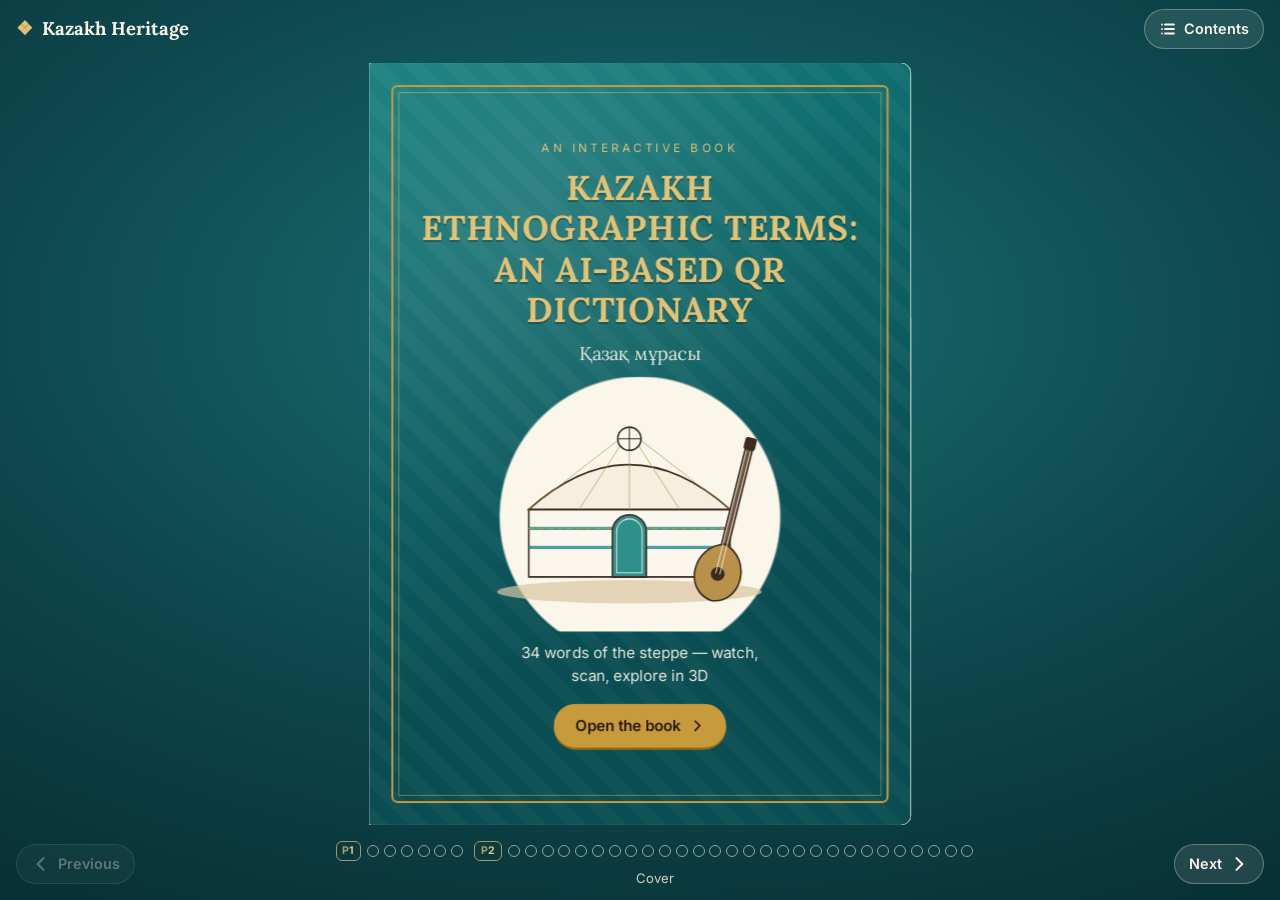
<file: index.html>
<!doctype html>
<html lang="en">
<head>
  <meta charset="utf-8">
  <meta name="viewport" content="width=device-width, initial-scale=1, viewport-fit=cover">
  <title>Kazakh Heritage — an interactive book</title>
  <meta name="description" content="An interactive book of 34 Kazakh words in two parts: watch a short video, scan the QR code and explore each word in 3D.">
  <meta name="theme-color" content="#0f6b6b">
  <link rel="icon" href="data:image/svg+xml,%3Csvg xmlns='http://www.w3.org/2000/svg' viewBox='0 0 32 32'%3E%3Crect width='32' height='32' rx='7' fill='%230f6b6b'/%3E%3Cpath d='M16 5l3 8 8 3-8 3-3 8-3-8-8-3 8-3z' fill='%23d9b45a'/%3E%3C/svg%3E">
  <link rel="preconnect" href="https://fonts.googleapis.com">
  <link rel="preconnect" href="https://fonts.gstatic.com" crossorigin>
  <link href="https://fonts.googleapis.com/css2?family=Inter:wght@400;500;600&family=Lora:ital,wght@0,400;0,600;0,700;1,400&display=swap" rel="stylesheet">
  <link rel="stylesheet" href="css/style.css">
</head>
<body class="book-body">
  <div id="app"><p class="loading">Opening the book…</p></div>
  <noscript><p class="fatal">This interactive book needs JavaScript. Please enable it and reload the page.</p></noscript>
  <script type="module" src="js/main.js"></script>
</body>
</html>
</file>
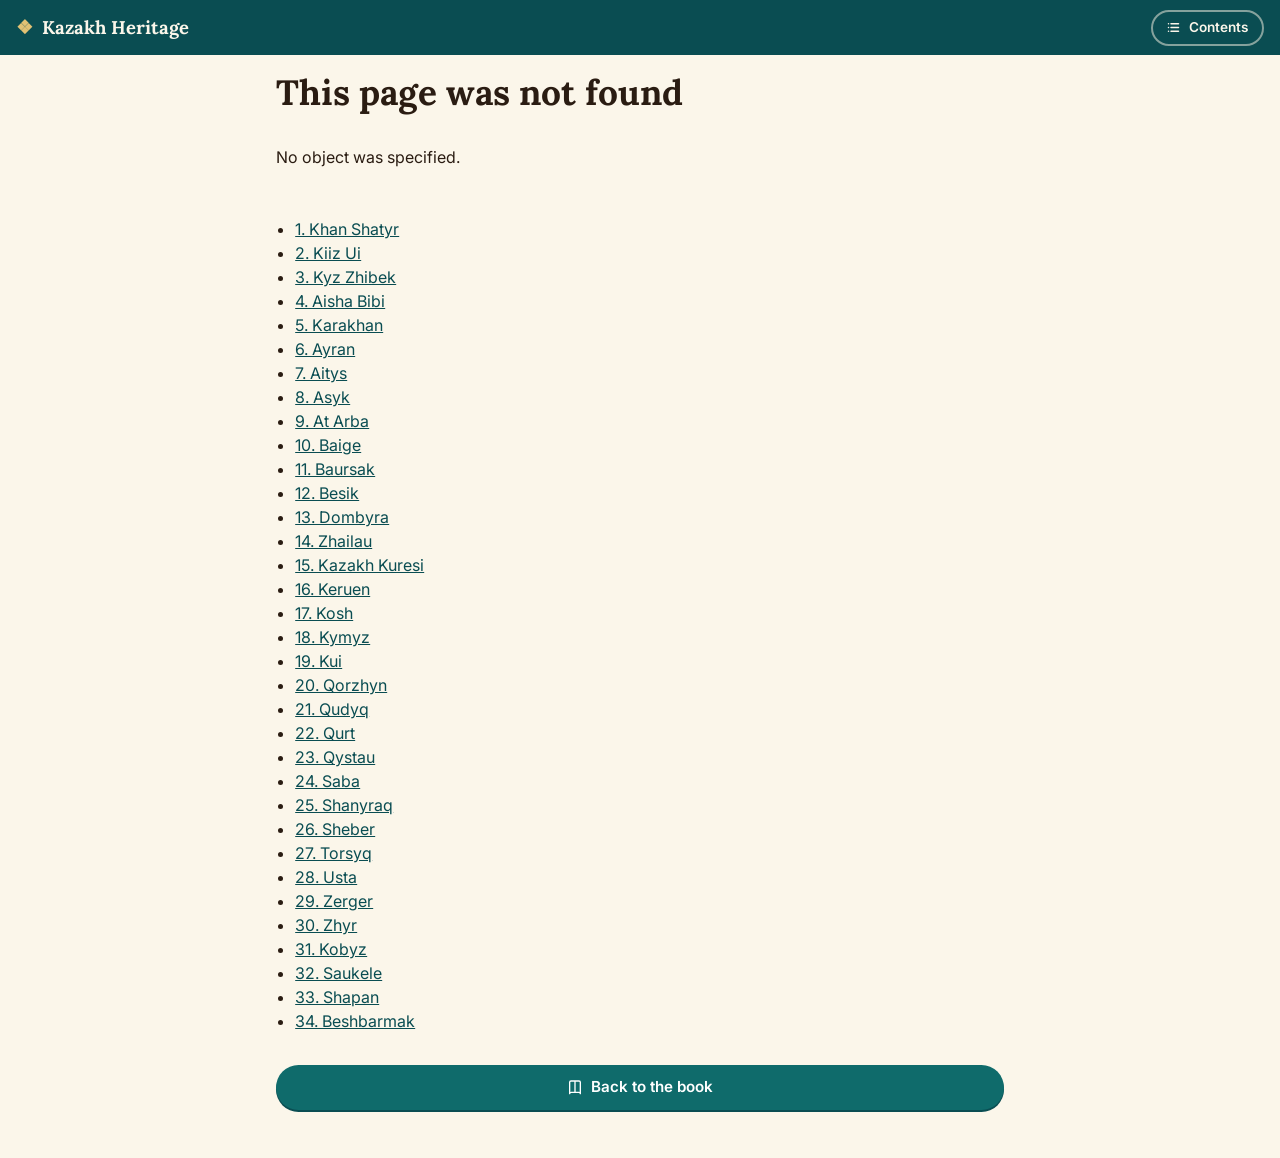
<file: object.html>
<!doctype html>
<html lang="en">
<head>
  <meta charset="utf-8">
  <meta name="viewport" content="width=device-width, initial-scale=1, viewport-fit=cover">
  <title>Kazakh Heritage — 3D object</title>
  <meta name="description" content="Explore a Kazakh cultural treasure in 3D, with audio narration and transcript.">
  <meta name="theme-color" content="#0f6b6b">
  <link rel="icon" href="data:image/svg+xml,%3Csvg xmlns='http://www.w3.org/2000/svg' viewBox='0 0 32 32'%3E%3Crect width='32' height='32' rx='7' fill='%230f6b6b'/%3E%3Cpath d='M16 5l3 8 8 3-8 3-3 8-3-8-8-3 8-3z' fill='%23d9b45a'/%3E%3C/svg%3E">
  <link rel="preconnect" href="https://fonts.googleapis.com">
  <link rel="preconnect" href="https://fonts.gstatic.com" crossorigin>
  <link href="https://fonts.googleapis.com/css2?family=Inter:wght@400;500;600&family=Lora:ital,wght@0,400;0,600;0,700;1,400&display=swap" rel="stylesheet">
  <!-- Root-relative paths: this page is served for /object/<slug> through a rewrite (see README). -->
  <link rel="stylesheet" href="/css/style.css">
</head>
<body class="object-body">
  <div id="app"><p class="loading">Loading…</p></div>
  <noscript><p class="fatal">This page needs JavaScript. Please enable it and reload.</p></noscript>
  <script type="module" src="/js/object.js"></script>
</body>
</html>
</file>
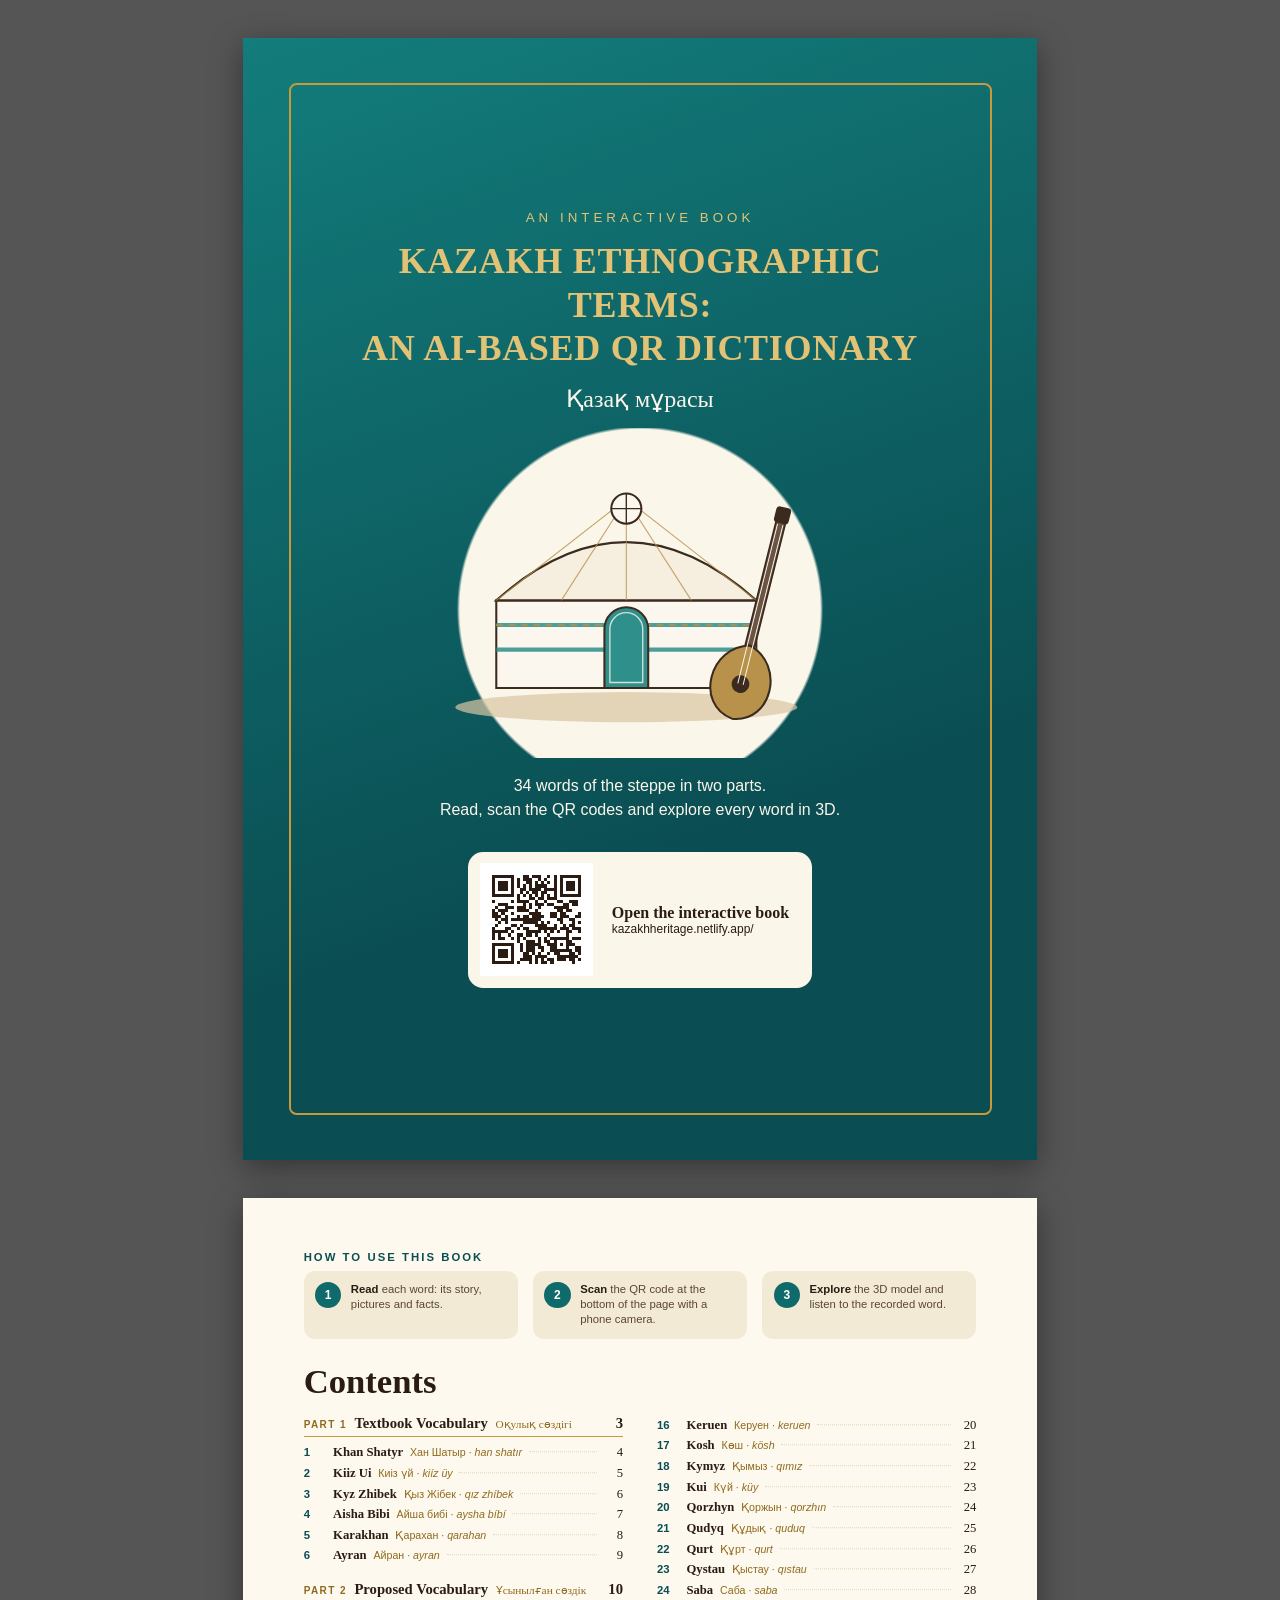
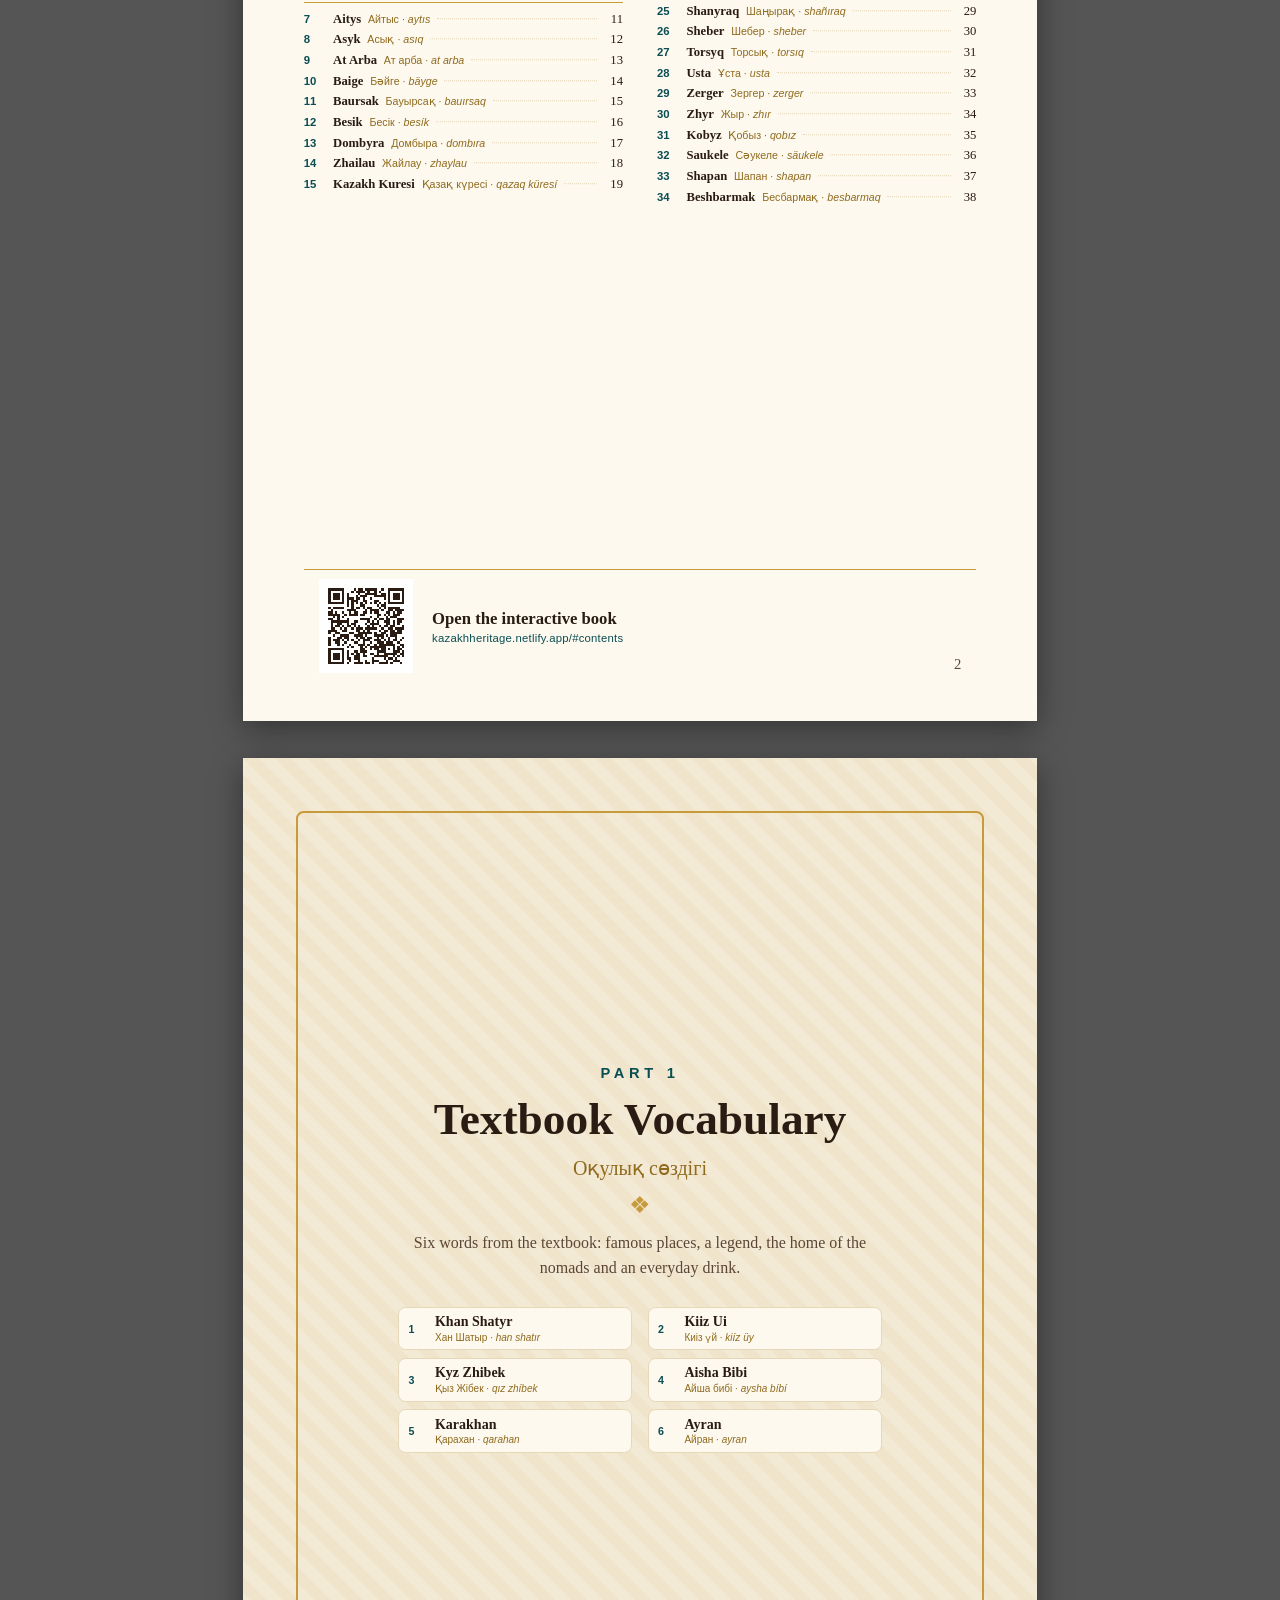
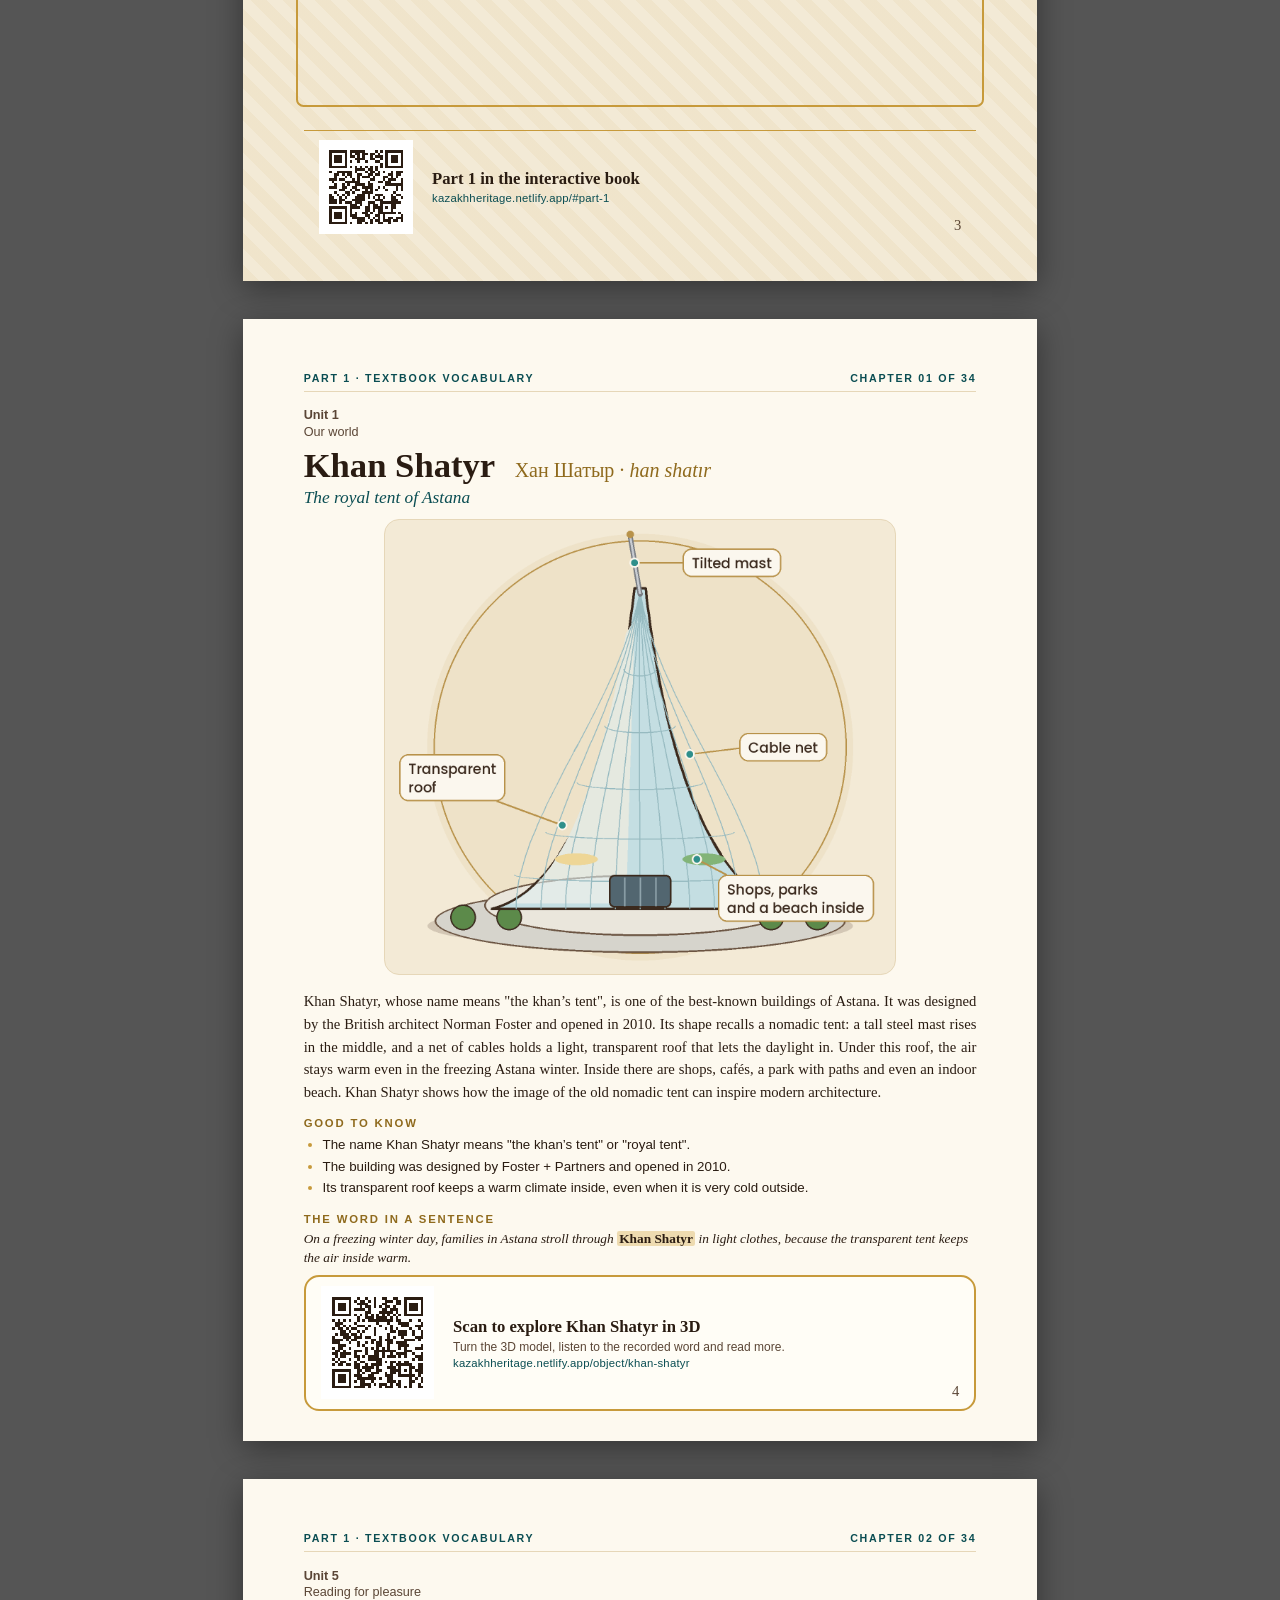
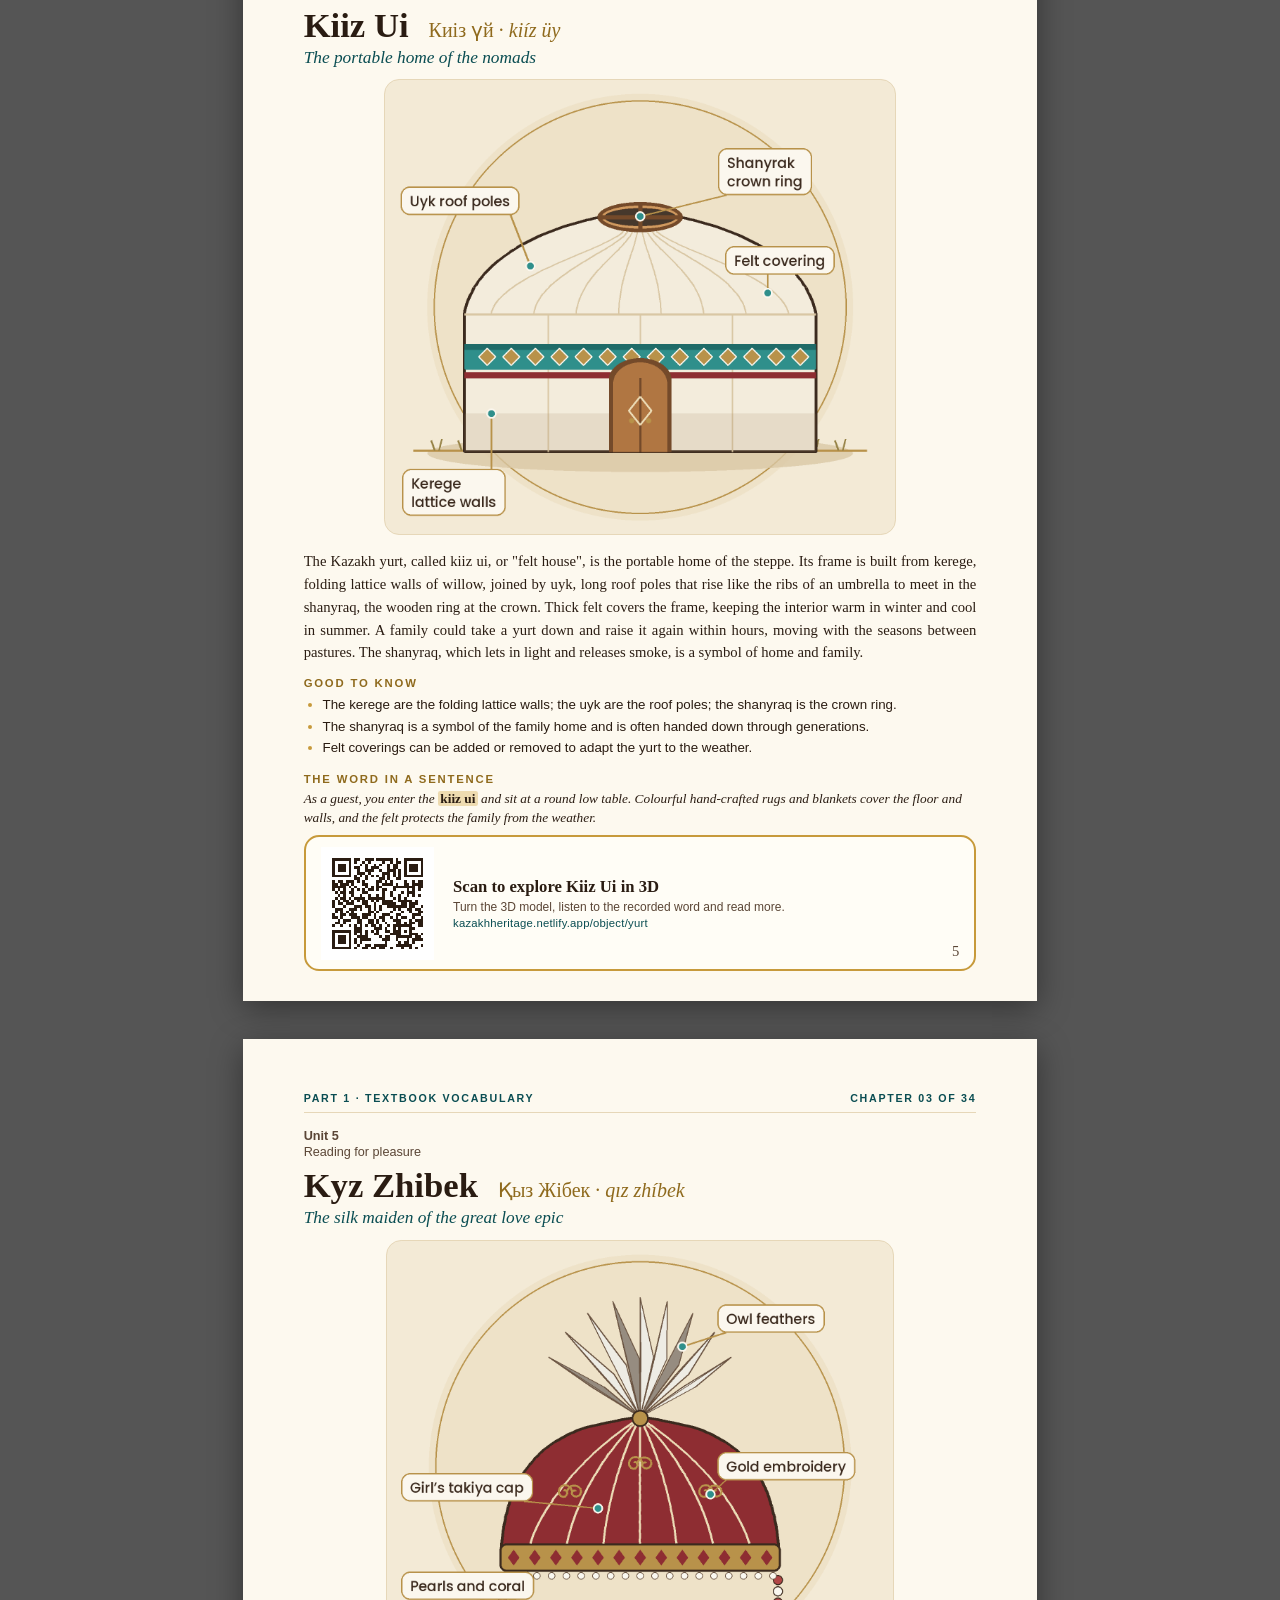
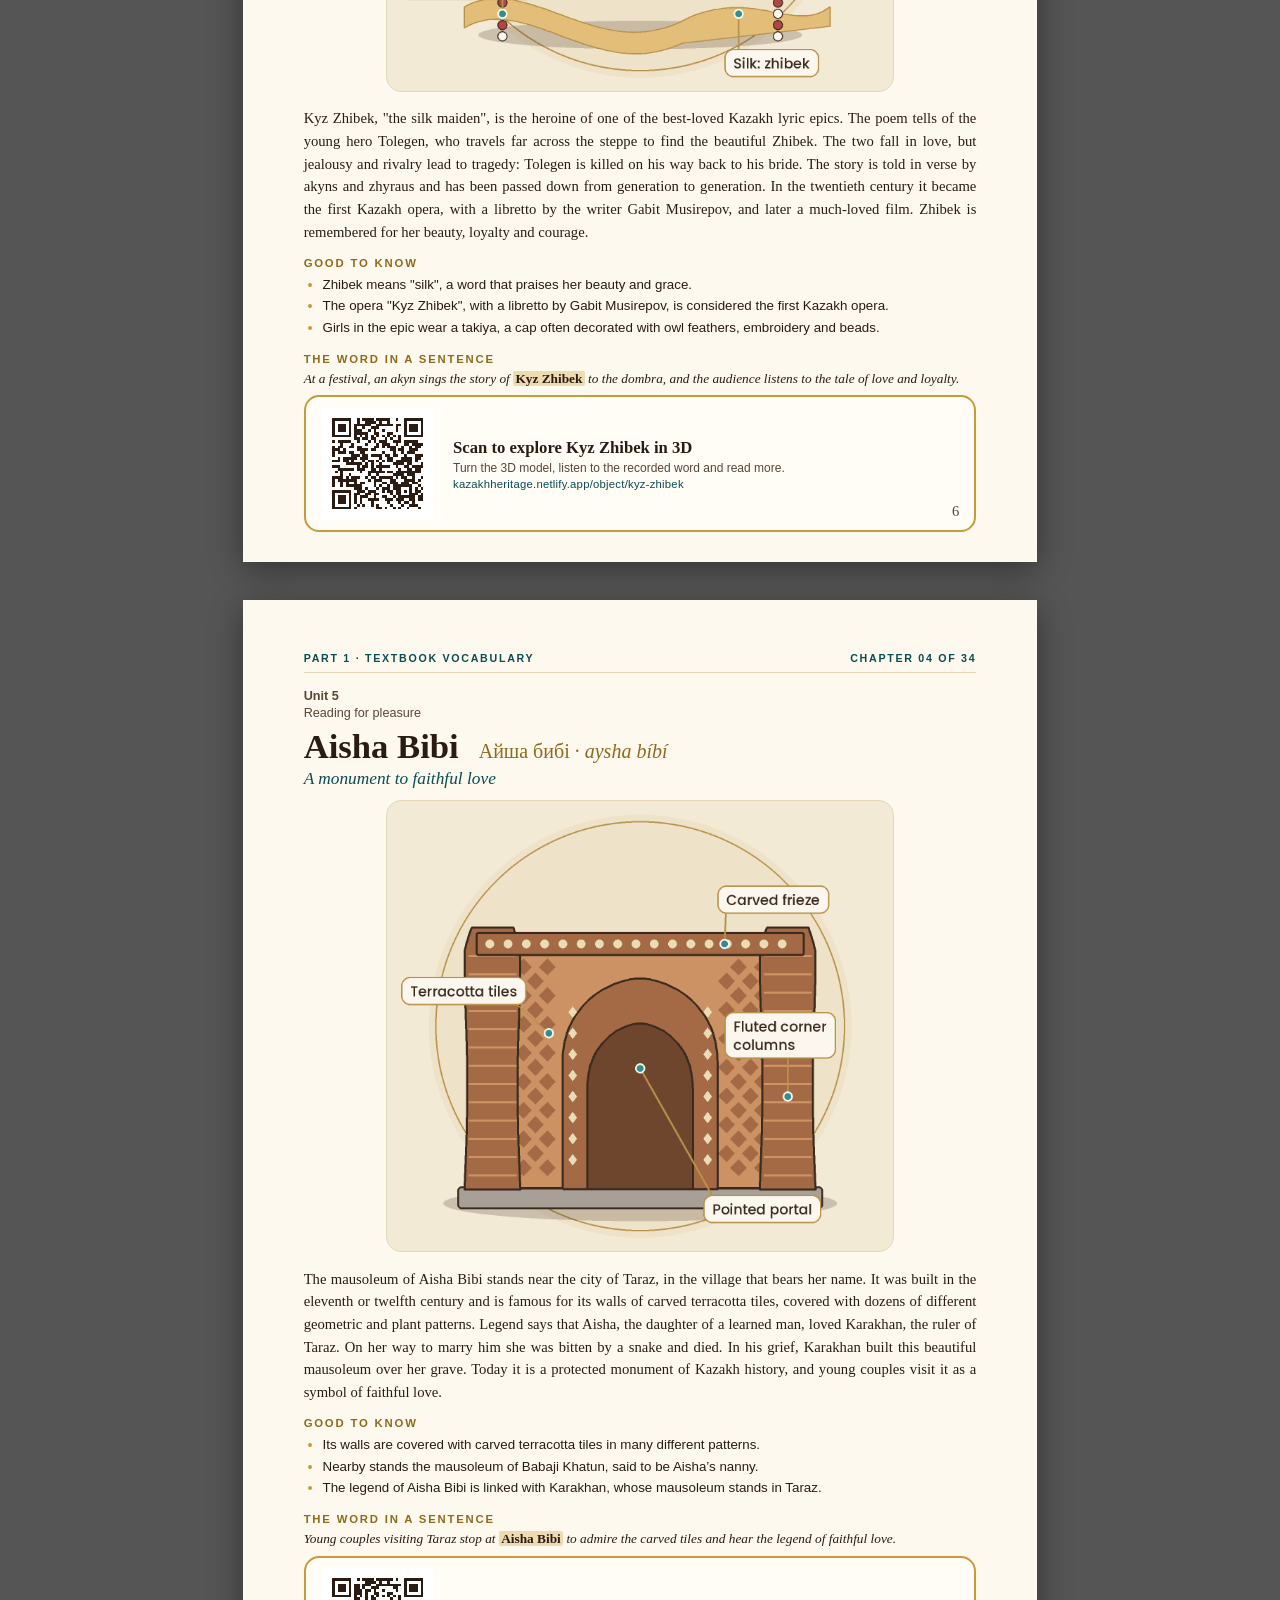
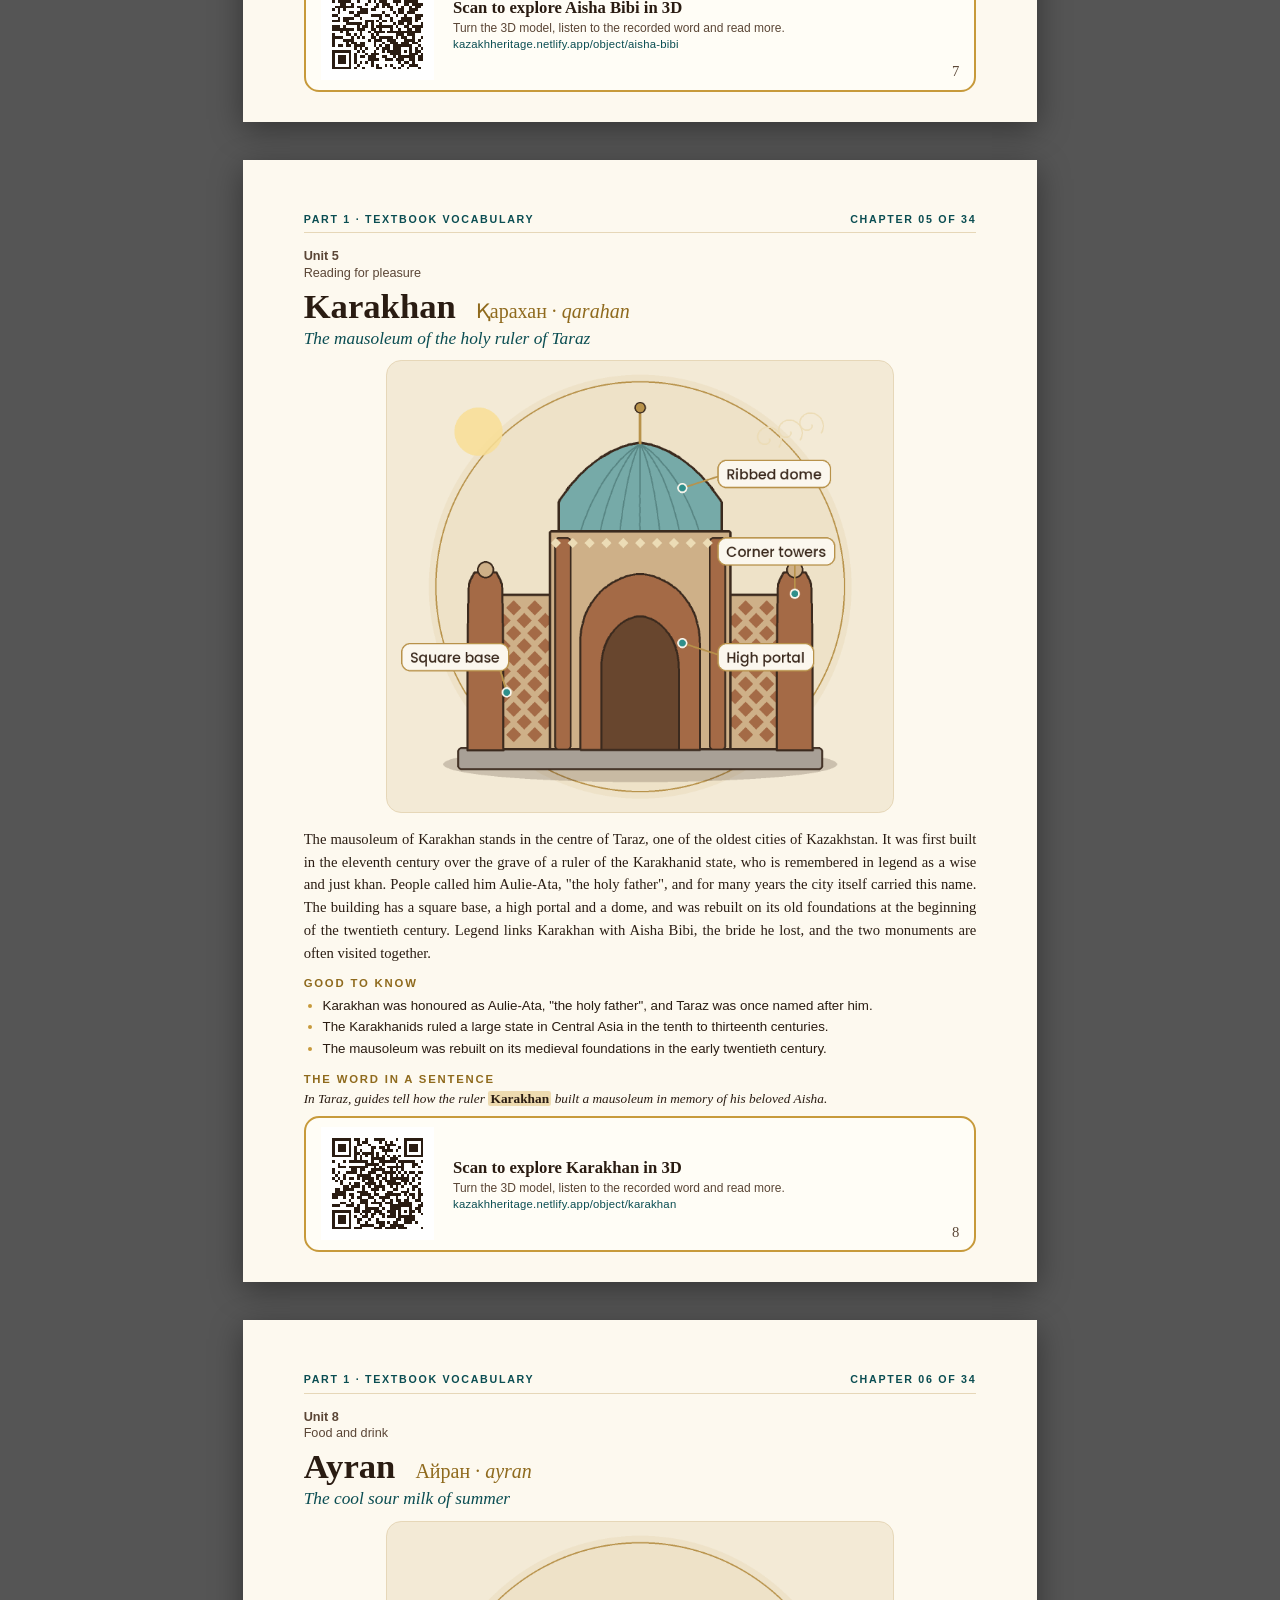
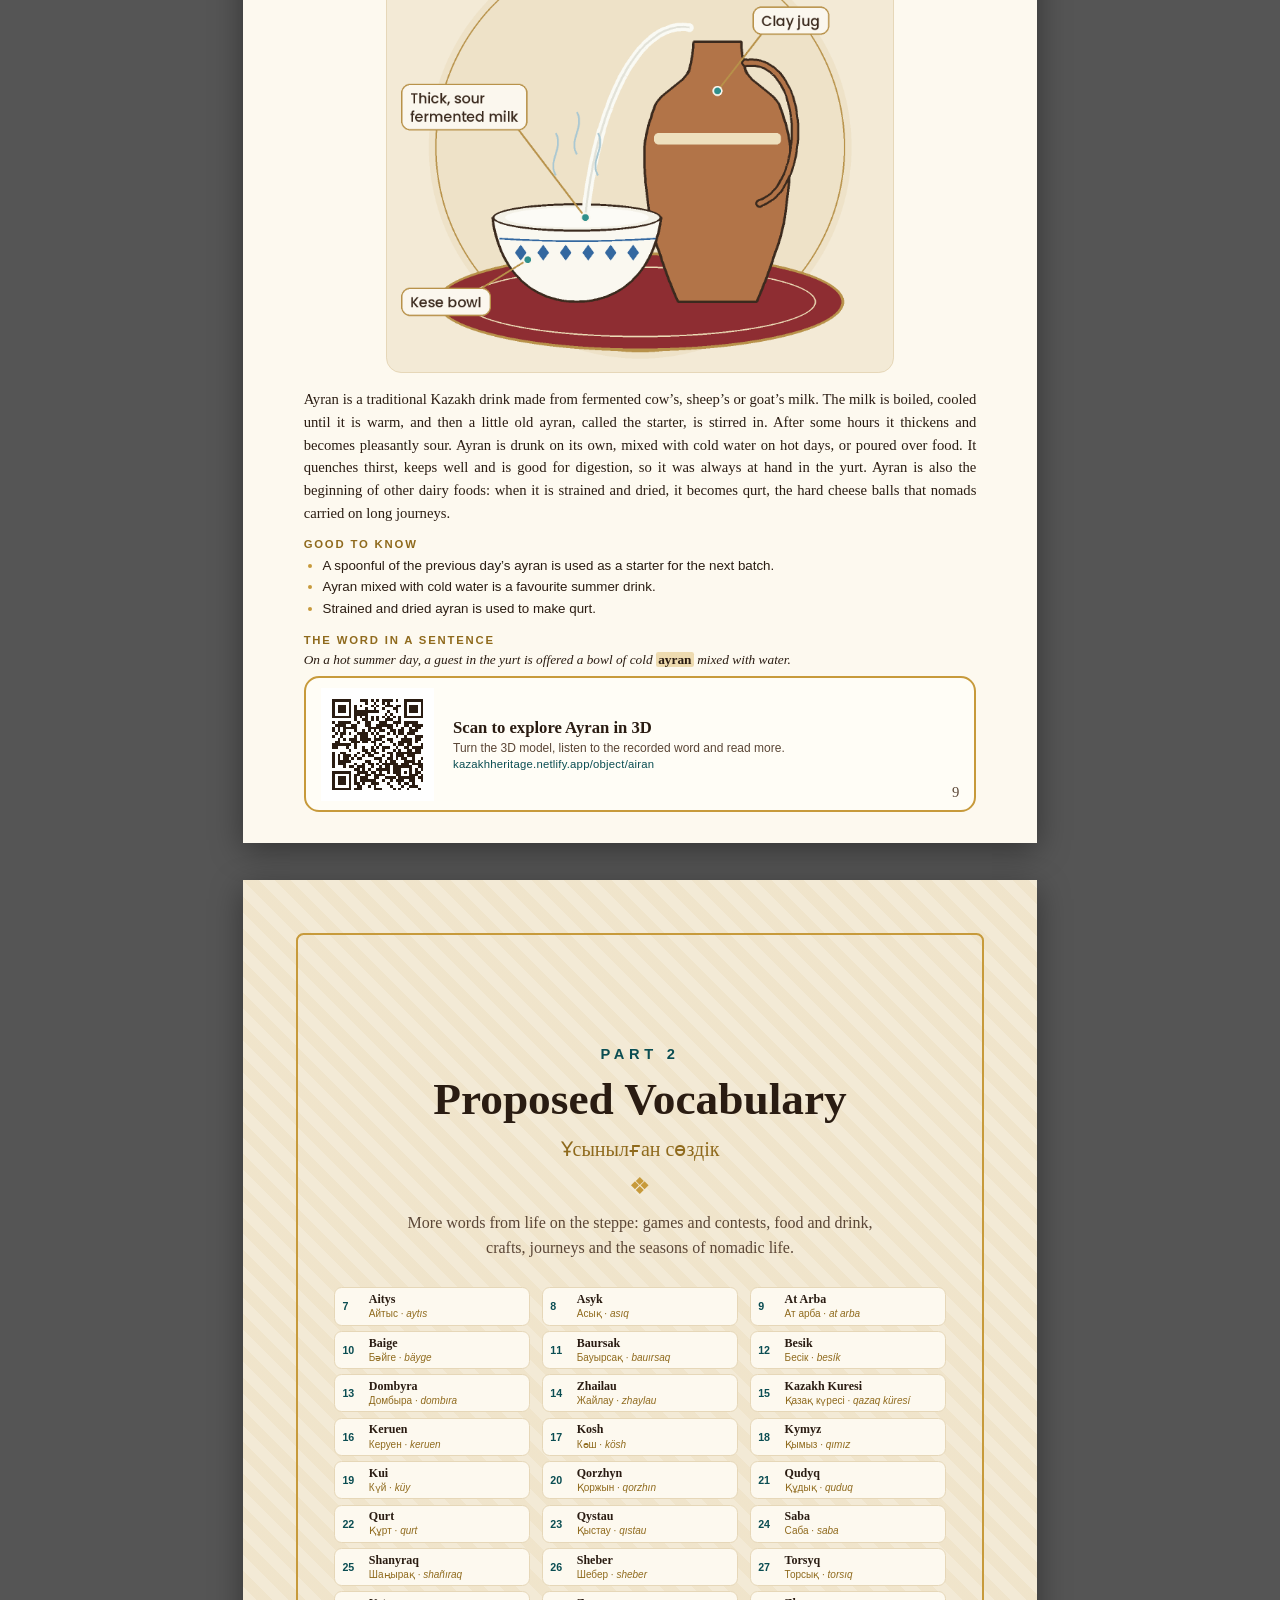
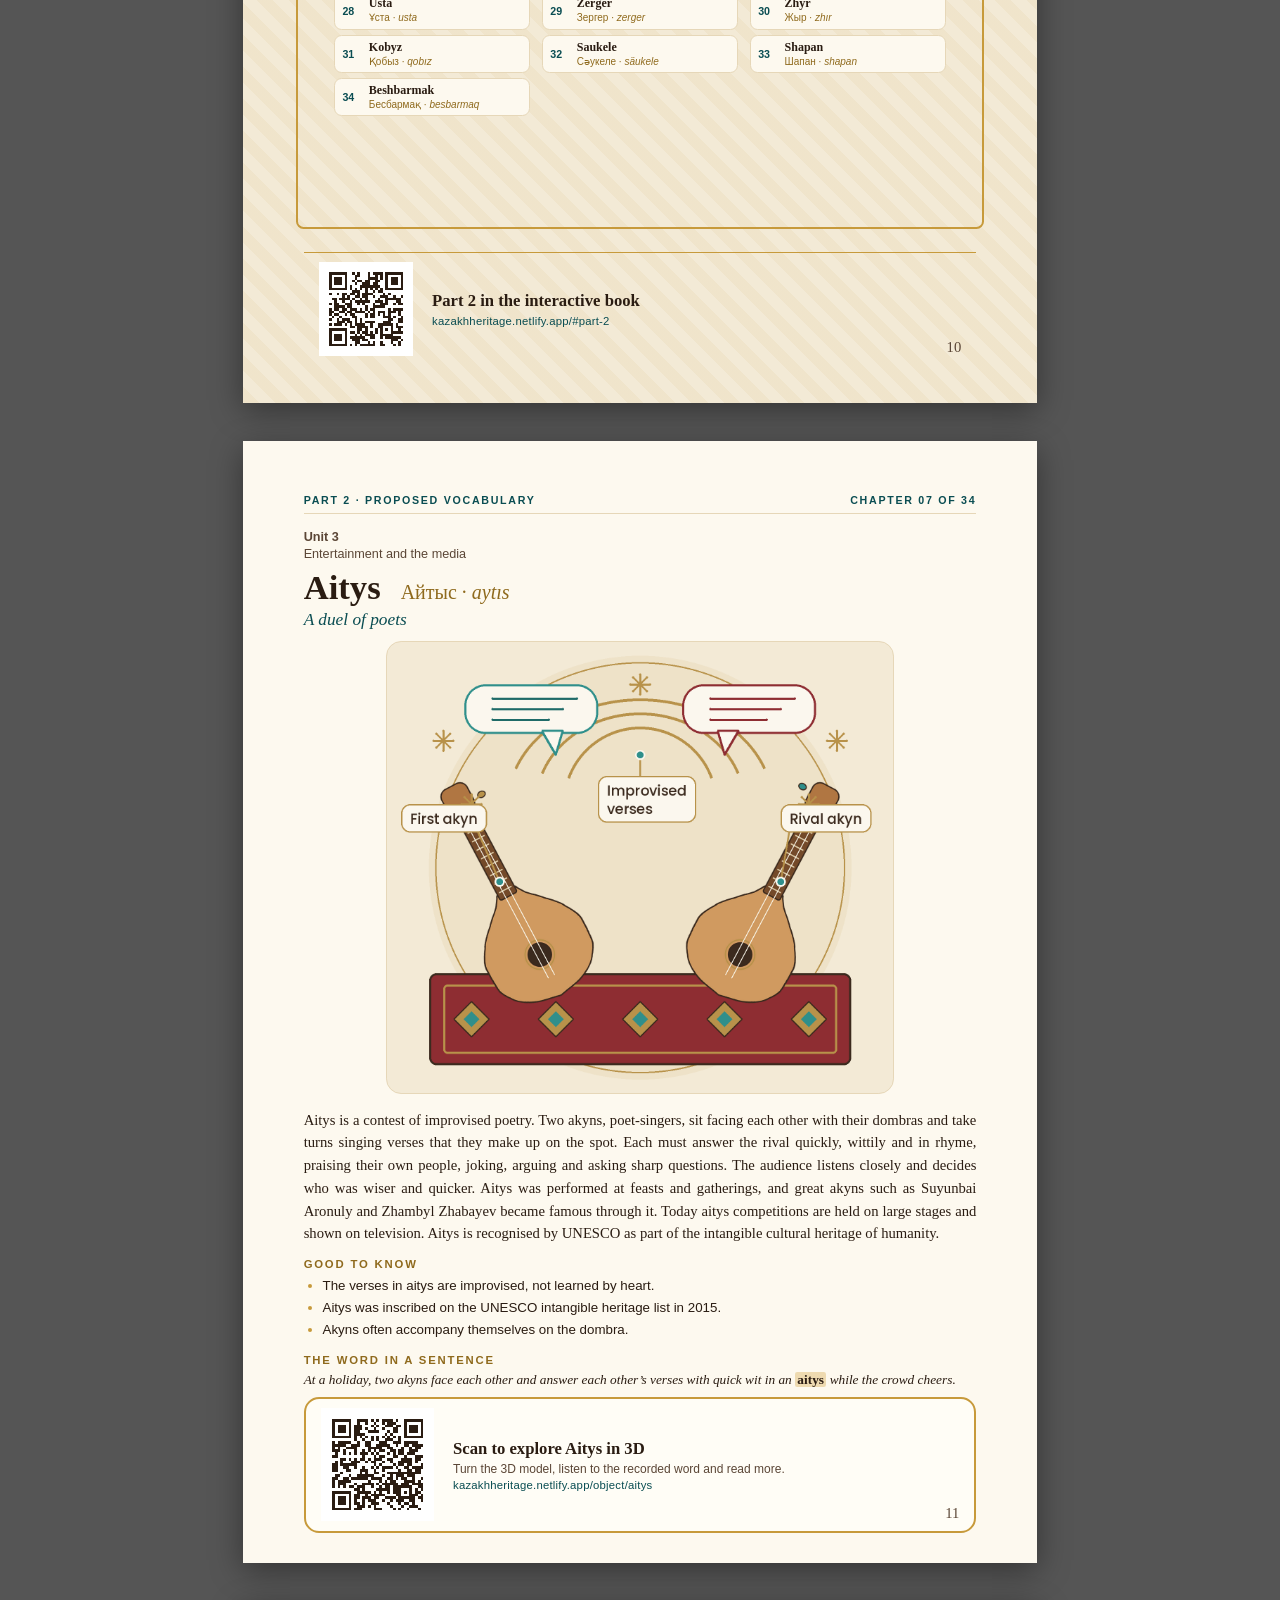
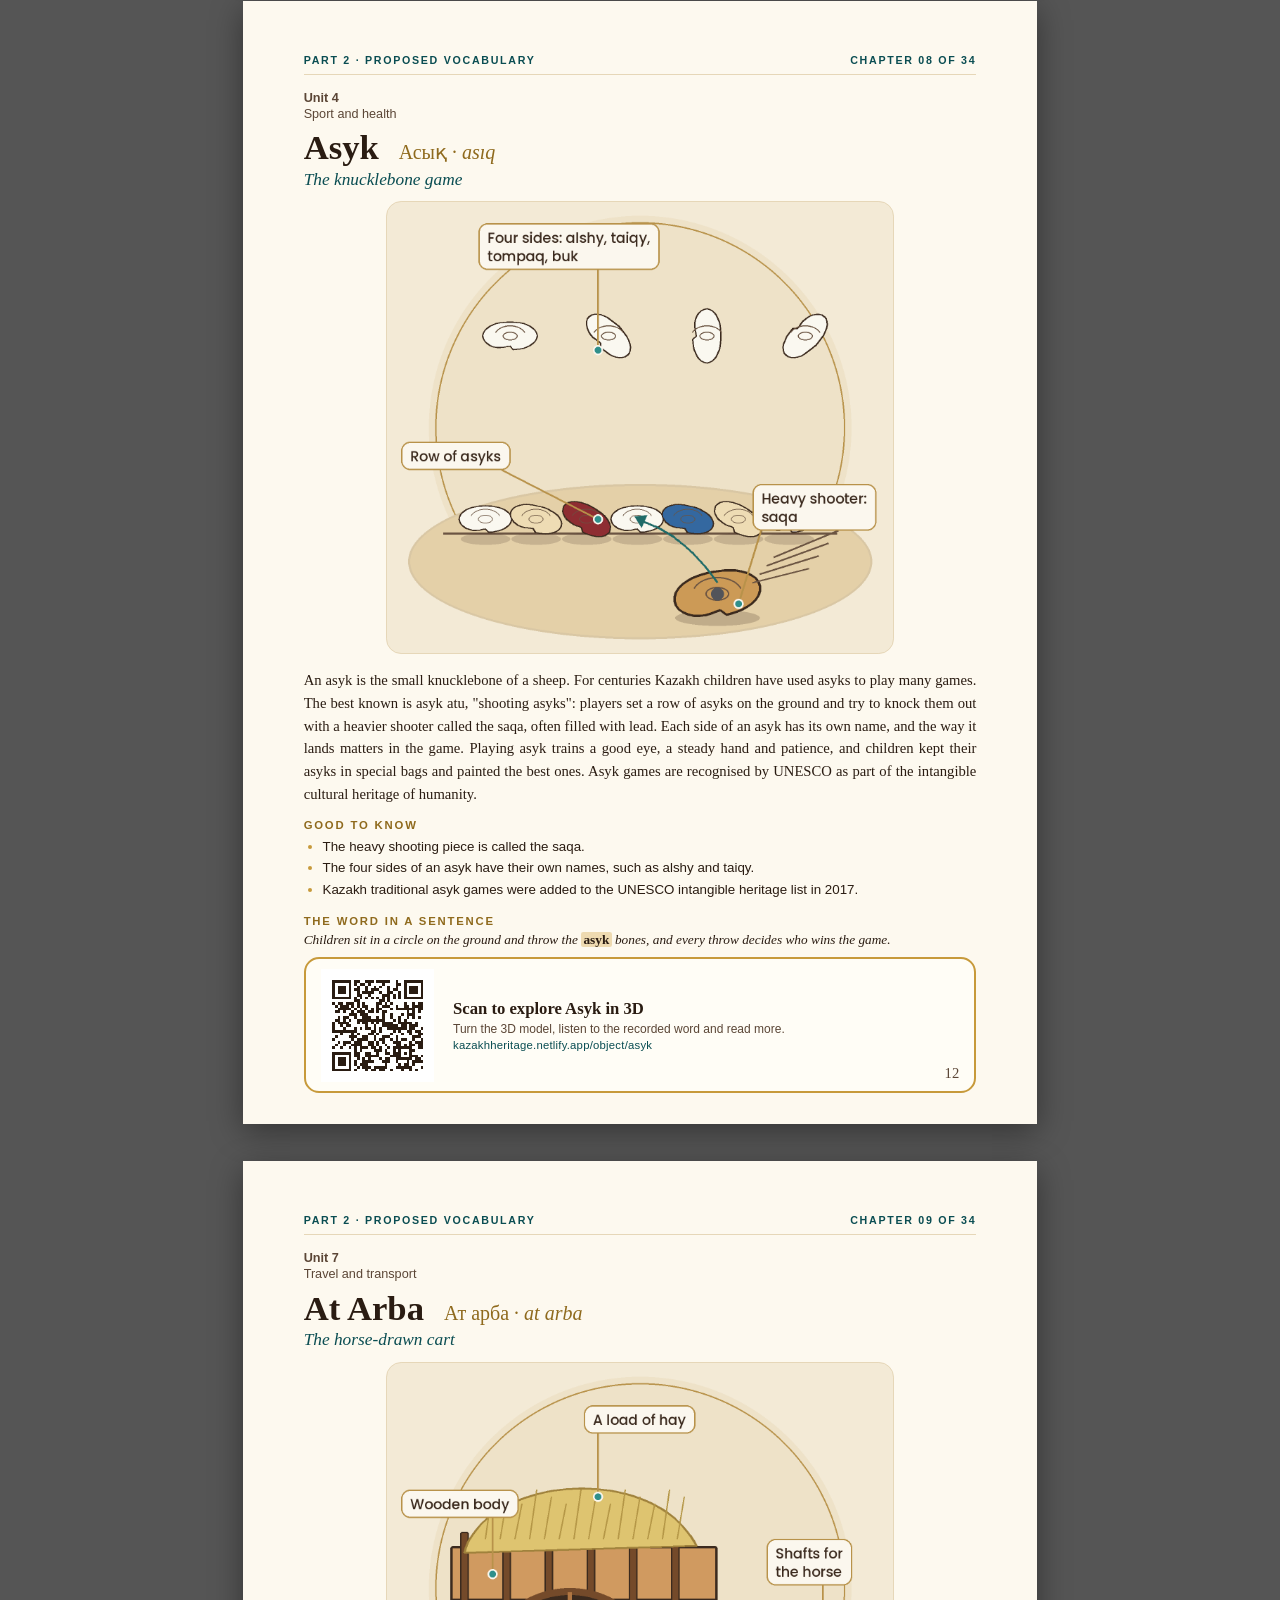
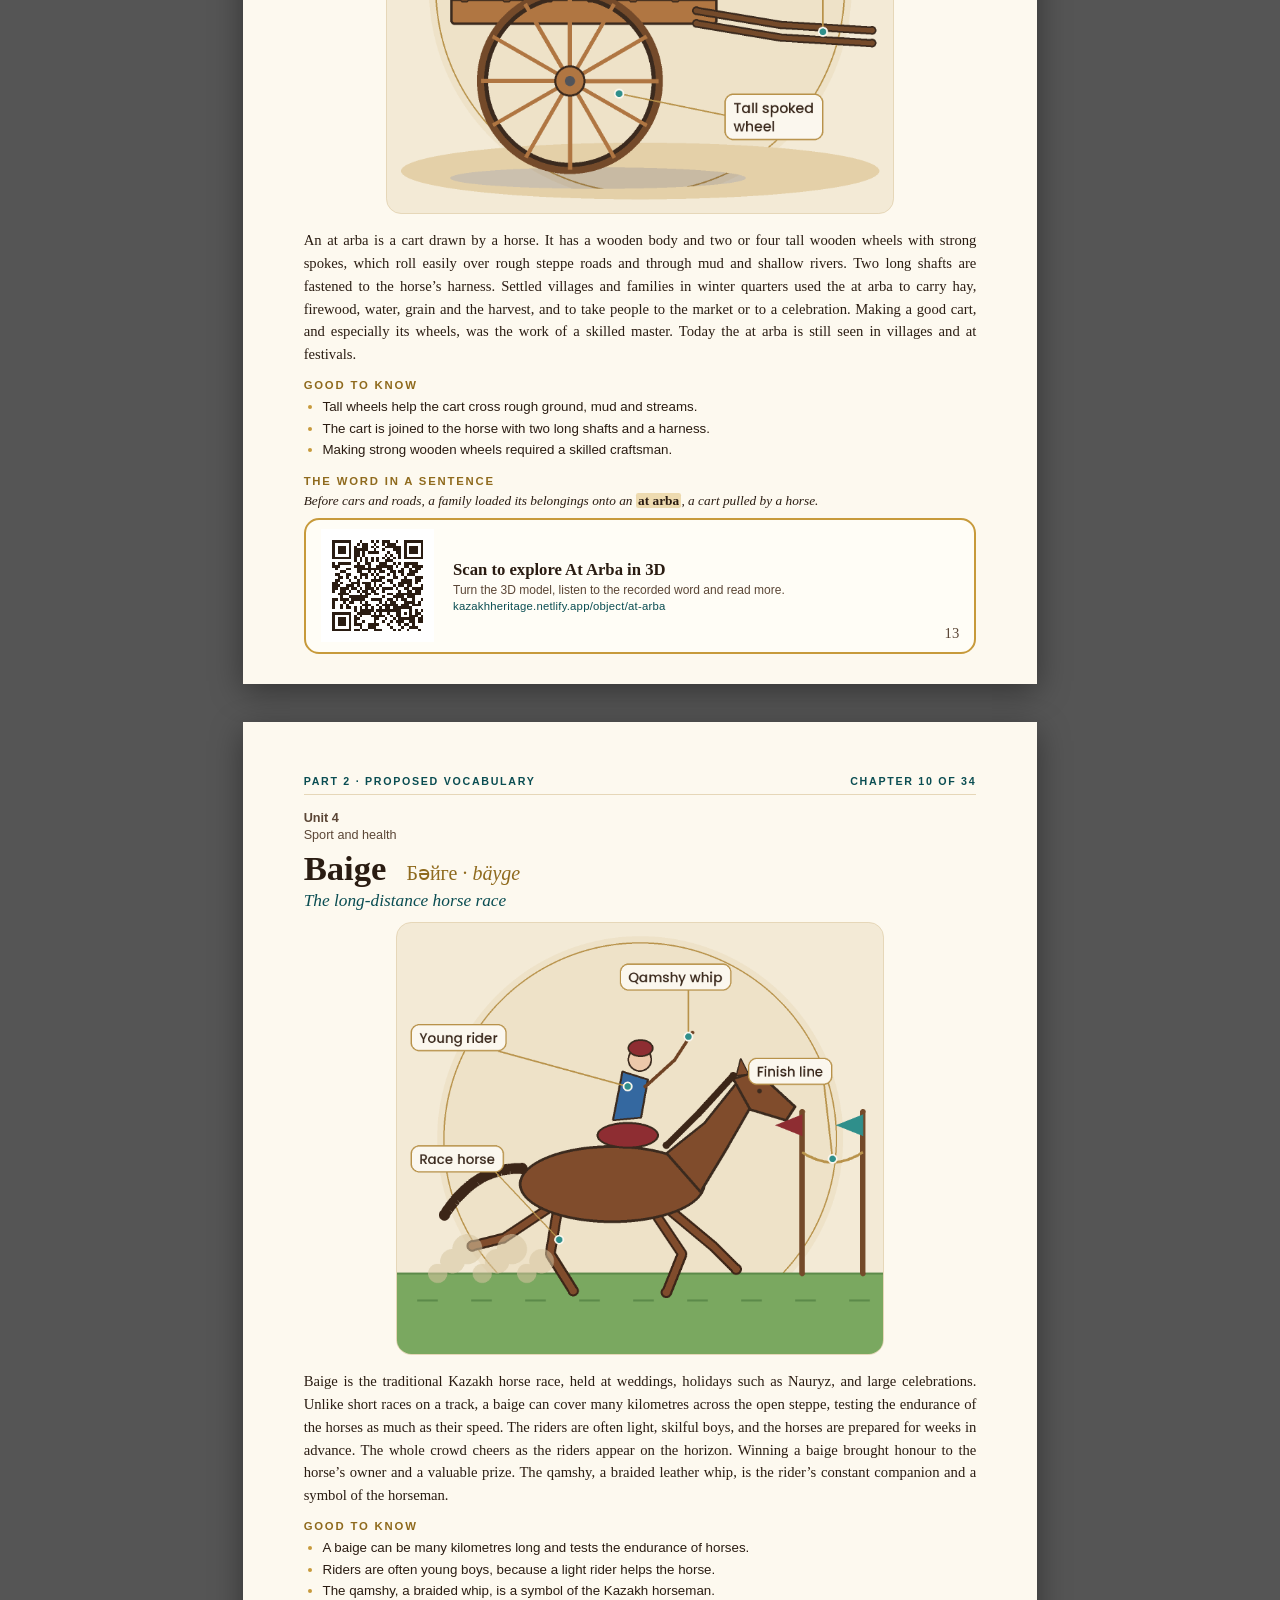
<file: print/book.html>
<!doctype html>
<html lang="en"><head><meta charset="utf-8">
<title>Kazakh Heritage — printable book</title>
<link rel="stylesheet" href="print.css">
</head><body>
<section class="page cover">
    <div class="frame">
      <p class="kick">An interactive book</p>
      <h1 class="long">KAZAKH ETHNOGRAPHIC TERMS:<br>AN AI-BASED QR DICTIONARY</h1>
      <p class="native">Қазақ мұрасы</p>
      <div class="hero"><img src="../media/images/hero.svg" alt=""></div>
      <p class="sub">34 words of the steppe in two parts.<br>Read, scan the QR codes and explore every word in 3D.</p>
      <div class="cover-qr"><div class="qr"><svg xmlns="http://www.w3.org/2000/svg" viewBox="0 0 37 37" shape-rendering="crispEdges" role="img" aria-label="Open the interactive book"><rect width="37" height="37" fill="#ffffff"/><path d="M4,4h1v1h-1zM5,4h1v1h-1zM6,4h1v1h-1zM7,4h1v1h-1zM8,4h1v1h-1zM9,4h1v1h-1zM10,4h1v1h-1zM14,4h1v1h-1zM15,4h1v1h-1zM17,4h1v1h-1zM18,4h1v1h-1zM19,4h1v1h-1zM22,4h1v1h-1zM24,4h1v1h-1zM26,4h1v1h-1zM27,4h1v1h-1zM28,4h1v1h-1zM29,4h1v1h-1zM30,4h1v1h-1zM31,4h1v1h-1zM32,4h1v1h-1zM4,5h1v1h-1zM10,5h1v1h-1zM12,5h1v1h-1zM14,5h1v1h-1zM15,5h1v1h-1zM16,5h1v1h-1zM19,5h1v1h-1zM21,5h1v1h-1zM24,5h1v1h-1zM26,5h1v1h-1zM32,5h1v1h-1zM4,6h1v1h-1zM6,6h1v1h-1zM7,6h1v1h-1zM8,6h1v1h-1zM10,6h1v1h-1zM12,6h1v1h-1zM15,6h1v1h-1zM16,6h1v1h-1zM18,6h1v1h-1zM20,6h1v1h-1zM22,6h1v1h-1zM24,6h1v1h-1zM26,6h1v1h-1zM28,6h1v1h-1zM29,6h1v1h-1zM30,6h1v1h-1zM32,6h1v1h-1zM4,7h1v1h-1zM6,7h1v1h-1zM7,7h1v1h-1zM8,7h1v1h-1zM10,7h1v1h-1zM12,7h1v1h-1zM14,7h1v1h-1zM16,7h1v1h-1zM18,7h1v1h-1zM19,7h1v1h-1zM20,7h1v1h-1zM21,7h1v1h-1zM24,7h1v1h-1zM26,7h1v1h-1zM28,7h1v1h-1zM29,7h1v1h-1zM30,7h1v1h-1zM32,7h1v1h-1zM4,8h1v1h-1zM6,8h1v1h-1zM7,8h1v1h-1zM8,8h1v1h-1zM10,8h1v1h-1zM13,8h1v1h-1zM14,8h1v1h-1zM16,8h1v1h-1zM17,8h1v1h-1zM18,8h1v1h-1zM19,8h1v1h-1zM21,8h1v1h-1zM22,8h1v1h-1zM23,8h1v1h-1zM24,8h1v1h-1zM26,8h1v1h-1zM28,8h1v1h-1zM29,8h1v1h-1zM30,8h1v1h-1zM32,8h1v1h-1zM4,9h1v1h-1zM10,9h1v1h-1zM13,9h1v1h-1zM15,9h1v1h-1zM17,9h1v1h-1zM18,9h1v1h-1zM20,9h1v1h-1zM21,9h1v1h-1zM24,9h1v1h-1zM26,9h1v1h-1zM32,9h1v1h-1zM4,10h1v1h-1zM5,10h1v1h-1zM6,10h1v1h-1zM7,10h1v1h-1zM8,10h1v1h-1zM9,10h1v1h-1zM10,10h1v1h-1zM12,10h1v1h-1zM14,10h1v1h-1zM16,10h1v1h-1zM18,10h1v1h-1zM20,10h1v1h-1zM22,10h1v1h-1zM24,10h1v1h-1zM26,10h1v1h-1zM27,10h1v1h-1zM28,10h1v1h-1zM29,10h1v1h-1zM30,10h1v1h-1zM31,10h1v1h-1zM32,10h1v1h-1zM12,11h1v1h-1zM16,11h1v1h-1zM17,11h1v1h-1zM19,11h1v1h-1zM20,11h1v1h-1zM22,11h1v1h-1zM23,11h1v1h-1zM24,11h1v1h-1zM4,12h1v1h-1zM10,12h1v1h-1zM12,12h1v1h-1zM13,12h1v1h-1zM14,12h1v1h-1zM15,12h1v1h-1zM18,12h1v1h-1zM21,12h1v1h-1zM25,12h1v1h-1zM26,12h1v1h-1zM29,12h1v1h-1zM30,12h1v1h-1zM31,12h1v1h-1zM6,13h1v1h-1zM7,13h1v1h-1zM8,13h1v1h-1zM14,13h1v1h-1zM16,13h1v1h-1zM18,13h1v1h-1zM19,13h1v1h-1zM20,13h1v1h-1zM22,13h1v1h-1zM23,13h1v1h-1zM27,13h1v1h-1zM28,13h1v1h-1zM30,13h1v1h-1zM31,13h1v1h-1zM5,14h1v1h-1zM8,14h1v1h-1zM9,14h1v1h-1zM10,14h1v1h-1zM12,14h1v1h-1zM13,14h1v1h-1zM14,14h1v1h-1zM16,14h1v1h-1zM19,14h1v1h-1zM24,14h1v1h-1zM25,14h1v1h-1zM26,14h1v1h-1zM27,14h1v1h-1zM28,14h1v1h-1zM4,15h1v1h-1zM6,15h1v1h-1zM7,15h1v1h-1zM8,15h1v1h-1zM12,15h1v1h-1zM13,15h1v1h-1zM14,15h1v1h-1zM15,15h1v1h-1zM18,15h1v1h-1zM25,15h1v1h-1zM26,15h1v1h-1zM28,15h1v1h-1zM29,15h1v1h-1zM4,16h1v1h-1zM5,16h1v1h-1zM7,16h1v1h-1zM10,16h1v1h-1zM16,16h1v1h-1zM17,16h1v1h-1zM18,16h1v1h-1zM19,16h1v1h-1zM23,16h1v1h-1zM24,16h1v1h-1zM26,16h1v1h-1zM27,16h1v1h-1zM32,16h1v1h-1zM4,17h1v1h-1zM5,17h1v1h-1zM6,17h1v1h-1zM8,17h1v1h-1zM12,17h1v1h-1zM14,17h1v1h-1zM15,17h1v1h-1zM17,17h1v1h-1zM18,17h1v1h-1zM19,17h1v1h-1zM20,17h1v1h-1zM23,17h1v1h-1zM24,17h1v1h-1zM26,17h1v1h-1zM27,17h1v1h-1zM28,17h1v1h-1zM31,17h1v1h-1zM32,17h1v1h-1zM5,18h1v1h-1zM7,18h1v1h-1zM8,18h1v1h-1zM10,18h1v1h-1zM11,18h1v1h-1zM12,18h1v1h-1zM13,18h1v1h-1zM14,18h1v1h-1zM15,18h1v1h-1zM16,18h1v1h-1zM17,18h1v1h-1zM18,18h1v1h-1zM19,18h1v1h-1zM25,18h1v1h-1zM26,18h1v1h-1zM29,18h1v1h-1zM30,18h1v1h-1zM6,19h1v1h-1zM8,19h1v1h-1zM14,19h1v1h-1zM15,19h1v1h-1zM16,19h1v1h-1zM17,19h1v1h-1zM18,19h1v1h-1zM20,19h1v1h-1zM22,19h1v1h-1zM26,19h1v1h-1zM30,19h1v1h-1zM32,19h1v1h-1zM5,20h1v1h-1zM10,20h1v1h-1zM11,20h1v1h-1zM13,20h1v1h-1zM18,20h1v1h-1zM19,20h1v1h-1zM20,20h1v1h-1zM21,20h1v1h-1zM24,20h1v1h-1zM27,20h1v1h-1zM29,20h1v1h-1zM30,20h1v1h-1zM4,21h1v1h-1zM8,21h1v1h-1zM9,21h1v1h-1zM12,21h1v1h-1zM14,21h1v1h-1zM15,21h1v1h-1zM19,21h1v1h-1zM20,21h1v1h-1zM21,21h1v1h-1zM22,21h1v1h-1zM23,21h1v1h-1zM24,21h1v1h-1zM26,21h1v1h-1zM27,21h1v1h-1zM28,21h1v1h-1zM30,21h1v1h-1zM31,21h1v1h-1zM32,21h1v1h-1zM4,22h1v1h-1zM5,22h1v1h-1zM6,22h1v1h-1zM7,22h1v1h-1zM8,22h1v1h-1zM10,22h1v1h-1zM15,22h1v1h-1zM16,22h1v1h-1zM17,22h1v1h-1zM18,22h1v1h-1zM19,22h1v1h-1zM21,22h1v1h-1zM23,22h1v1h-1zM25,22h1v1h-1zM28,22h1v1h-1zM29,22h1v1h-1zM32,22h1v1h-1zM4,23h1v1h-1zM6,23h1v1h-1zM9,23h1v1h-1zM12,23h1v1h-1zM13,23h1v1h-1zM15,23h1v1h-1zM16,23h1v1h-1zM18,23h1v1h-1zM22,23h1v1h-1zM28,23h1v1h-1zM4,24h1v1h-1zM6,24h1v1h-1zM7,24h1v1h-1zM10,24h1v1h-1zM12,24h1v1h-1zM14,24h1v1h-1zM19,24h1v1h-1zM21,24h1v1h-1zM23,24h1v1h-1zM24,24h1v1h-1zM25,24h1v1h-1zM26,24h1v1h-1zM27,24h1v1h-1zM28,24h1v1h-1zM30,24h1v1h-1zM31,24h1v1h-1zM32,24h1v1h-1zM12,25h1v1h-1zM15,25h1v1h-1zM16,25h1v1h-1zM17,25h1v1h-1zM19,25h1v1h-1zM21,25h1v1h-1zM22,25h1v1h-1zM24,25h1v1h-1zM28,25h1v1h-1zM29,25h1v1h-1zM4,26h1v1h-1zM5,26h1v1h-1zM6,26h1v1h-1zM7,26h1v1h-1zM8,26h1v1h-1zM9,26h1v1h-1zM10,26h1v1h-1zM13,26h1v1h-1zM15,26h1v1h-1zM16,26h1v1h-1zM17,26h1v1h-1zM18,26h1v1h-1zM19,26h1v1h-1zM22,26h1v1h-1zM23,26h1v1h-1zM24,26h1v1h-1zM26,26h1v1h-1zM28,26h1v1h-1zM29,26h1v1h-1zM30,26h1v1h-1zM4,27h1v1h-1zM10,27h1v1h-1zM13,27h1v1h-1zM15,27h1v1h-1zM16,27h1v1h-1zM17,27h1v1h-1zM19,27h1v1h-1zM20,27h1v1h-1zM23,27h1v1h-1zM24,27h1v1h-1zM28,27h1v1h-1zM31,27h1v1h-1zM32,27h1v1h-1zM4,28h1v1h-1zM6,28h1v1h-1zM7,28h1v1h-1zM8,28h1v1h-1zM10,28h1v1h-1zM13,28h1v1h-1zM15,28h1v1h-1zM16,28h1v1h-1zM17,28h1v1h-1zM20,28h1v1h-1zM23,28h1v1h-1zM24,28h1v1h-1zM25,28h1v1h-1zM26,28h1v1h-1zM27,28h1v1h-1zM28,28h1v1h-1zM29,28h1v1h-1zM31,28h1v1h-1zM32,28h1v1h-1zM4,29h1v1h-1zM6,29h1v1h-1zM7,29h1v1h-1zM8,29h1v1h-1zM10,29h1v1h-1zM14,29h1v1h-1zM15,29h1v1h-1zM17,29h1v1h-1zM19,29h1v1h-1zM22,29h1v1h-1zM24,29h1v1h-1zM25,29h1v1h-1zM29,29h1v1h-1zM30,29h1v1h-1zM32,29h1v1h-1zM4,30h1v1h-1zM6,30h1v1h-1zM7,30h1v1h-1zM8,30h1v1h-1zM10,30h1v1h-1zM14,30h1v1h-1zM15,30h1v1h-1zM16,30h1v1h-1zM18,30h1v1h-1zM19,30h1v1h-1zM20,30h1v1h-1zM21,30h1v1h-1zM25,30h1v1h-1zM26,30h1v1h-1zM27,30h1v1h-1zM28,30h1v1h-1zM29,30h1v1h-1zM30,30h1v1h-1zM31,30h1v1h-1zM4,31h1v1h-1zM10,31h1v1h-1zM13,31h1v1h-1zM14,31h1v1h-1zM15,31h1v1h-1zM16,31h1v1h-1zM18,31h1v1h-1zM20,31h1v1h-1zM22,31h1v1h-1zM23,31h1v1h-1zM25,31h1v1h-1zM26,31h1v1h-1zM27,31h1v1h-1zM29,31h1v1h-1zM30,31h1v1h-1zM32,31h1v1h-1zM4,32h1v1h-1zM5,32h1v1h-1zM6,32h1v1h-1zM7,32h1v1h-1zM8,32h1v1h-1zM9,32h1v1h-1zM10,32h1v1h-1zM12,32h1v1h-1zM16,32h1v1h-1zM18,32h1v1h-1zM20,32h1v1h-1zM21,32h1v1h-1zM23,32h1v1h-1zM30,32h1v1h-1z" fill="#2a1c12"/></svg></div><p><strong>Open the interactive book</strong><br>kazakhheritage.netlify.app/</p></div>
    </div>
  </section>
<section class="page">
    <div class="body">
      <p class="kicker">How to use this book</p>
      <div class="how">
        <div><b>1</b><p><strong>Read</strong> each word: its story, pictures and facts.</p></div>
        <div><b>2</b><p><strong>Scan</strong> the QR code at the bottom of the page with a phone camera.</p></div>
        <div><b>3</b><p><strong>Explore</strong> the 3D model and listen to the recorded word.</p></div>
      </div>
      <h2 class="title">Contents</h2>
      <div class="toc-cols">
    <div class="toc-part"><span>Part 1</span> Textbook Vocabulary <em lang="kk">Оқулық сөздігі</em><b>3</b></div>
    <ol class="toc">
      <li><span class="n">1</span><span class="t">Khan Shatyr</span><span class="k"><span lang="kk">Хан Шатыр</span> · <i>han shatır</i></span><span class="dots"></span><span class="pg">4</span></li>
      <li><span class="n">2</span><span class="t">Kiiz Ui</span><span class="k"><span lang="kk">Киіз үй</span> · <i>kiíz üy</i></span><span class="dots"></span><span class="pg">5</span></li>
      <li><span class="n">3</span><span class="t">Kyz Zhibek</span><span class="k"><span lang="kk">Қыз Жібек</span> · <i>qız zhíbek</i></span><span class="dots"></span><span class="pg">6</span></li>
      <li><span class="n">4</span><span class="t">Aisha Bibi</span><span class="k"><span lang="kk">Айша бибі</span> · <i>aysha bíbí</i></span><span class="dots"></span><span class="pg">7</span></li>
      <li><span class="n">5</span><span class="t">Karakhan</span><span class="k"><span lang="kk">Қарахан</span> · <i>qarahan</i></span><span class="dots"></span><span class="pg">8</span></li>
      <li><span class="n">6</span><span class="t">Ayran</span><span class="k"><span lang="kk">Айран</span> · <i>ayran</i></span><span class="dots"></span><span class="pg">9</span></li>
    </ol>
    <div class="toc-part"><span>Part 2</span> Proposed Vocabulary <em lang="kk">Ұсынылған сөздік</em><b>10</b></div>
    <ol class="toc">
      <li><span class="n">7</span><span class="t">Aitys</span><span class="k"><span lang="kk">Айтыс</span> · <i>aytıs</i></span><span class="dots"></span><span class="pg">11</span></li>
      <li><span class="n">8</span><span class="t">Asyk</span><span class="k"><span lang="kk">Асық</span> · <i>asıq</i></span><span class="dots"></span><span class="pg">12</span></li>
      <li><span class="n">9</span><span class="t">At Arba</span><span class="k"><span lang="kk">Ат арба</span> · <i>at arba</i></span><span class="dots"></span><span class="pg">13</span></li>
      <li><span class="n">10</span><span class="t">Baige</span><span class="k"><span lang="kk">Бәйге</span> · <i>bäyge</i></span><span class="dots"></span><span class="pg">14</span></li>
      <li><span class="n">11</span><span class="t">Baursak</span><span class="k"><span lang="kk">Бауырсақ</span> · <i>bauırsaq</i></span><span class="dots"></span><span class="pg">15</span></li>
      <li><span class="n">12</span><span class="t">Besik</span><span class="k"><span lang="kk">Бесік</span> · <i>besík</i></span><span class="dots"></span><span class="pg">16</span></li>
      <li><span class="n">13</span><span class="t">Dombyra</span><span class="k"><span lang="kk">Домбыра</span> · <i>dombıra</i></span><span class="dots"></span><span class="pg">17</span></li>
      <li><span class="n">14</span><span class="t">Zhailau</span><span class="k"><span lang="kk">Жайлау</span> · <i>zhaylau</i></span><span class="dots"></span><span class="pg">18</span></li>
      <li><span class="n">15</span><span class="t">Kazakh Kuresi</span><span class="k"><span lang="kk">Қазақ күресі</span> · <i>qazaq küresí</i></span><span class="dots"></span><span class="pg">19</span></li>
      <li><span class="n">16</span><span class="t">Keruen</span><span class="k"><span lang="kk">Керуен</span> · <i>keruen</i></span><span class="dots"></span><span class="pg">20</span></li>
      <li><span class="n">17</span><span class="t">Kosh</span><span class="k"><span lang="kk">Көш</span> · <i>kösh</i></span><span class="dots"></span><span class="pg">21</span></li>
      <li><span class="n">18</span><span class="t">Kymyz</span><span class="k"><span lang="kk">Қымыз</span> · <i>qımız</i></span><span class="dots"></span><span class="pg">22</span></li>
      <li><span class="n">19</span><span class="t">Kui</span><span class="k"><span lang="kk">Күй</span> · <i>küy</i></span><span class="dots"></span><span class="pg">23</span></li>
      <li><span class="n">20</span><span class="t">Qorzhyn</span><span class="k"><span lang="kk">Қоржын</span> · <i>qorzhın</i></span><span class="dots"></span><span class="pg">24</span></li>
      <li><span class="n">21</span><span class="t">Qudyq</span><span class="k"><span lang="kk">Құдық</span> · <i>quduq</i></span><span class="dots"></span><span class="pg">25</span></li>
      <li><span class="n">22</span><span class="t">Qurt</span><span class="k"><span lang="kk">Құрт</span> · <i>qurt</i></span><span class="dots"></span><span class="pg">26</span></li>
      <li><span class="n">23</span><span class="t">Qystau</span><span class="k"><span lang="kk">Қыстау</span> · <i>qıstau</i></span><span class="dots"></span><span class="pg">27</span></li>
      <li><span class="n">24</span><span class="t">Saba</span><span class="k"><span lang="kk">Саба</span> · <i>saba</i></span><span class="dots"></span><span class="pg">28</span></li>
      <li><span class="n">25</span><span class="t">Shanyraq</span><span class="k"><span lang="kk">Шаңырақ</span> · <i>shañıraq</i></span><span class="dots"></span><span class="pg">29</span></li>
      <li><span class="n">26</span><span class="t">Sheber</span><span class="k"><span lang="kk">Шебер</span> · <i>sheber</i></span><span class="dots"></span><span class="pg">30</span></li>
      <li><span class="n">27</span><span class="t">Torsyq</span><span class="k"><span lang="kk">Торсық</span> · <i>torsıq</i></span><span class="dots"></span><span class="pg">31</span></li>
      <li><span class="n">28</span><span class="t">Usta</span><span class="k"><span lang="kk">Ұста</span> · <i>usta</i></span><span class="dots"></span><span class="pg">32</span></li>
      <li><span class="n">29</span><span class="t">Zerger</span><span class="k"><span lang="kk">Зергер</span> · <i>zerger</i></span><span class="dots"></span><span class="pg">33</span></li>
      <li><span class="n">30</span><span class="t">Zhyr</span><span class="k"><span lang="kk">Жыр</span> · <i>zhır</i></span><span class="dots"></span><span class="pg">34</span></li>
      <li><span class="n">31</span><span class="t">Kobyz</span><span class="k"><span lang="kk">Қобыз</span> · <i>qobız</i></span><span class="dots"></span><span class="pg">35</span></li>
      <li><span class="n">32</span><span class="t">Saukele</span><span class="k"><span lang="kk">Сәукеле</span> · <i>säukele</i></span><span class="dots"></span><span class="pg">36</span></li>
      <li><span class="n">33</span><span class="t">Shapan</span><span class="k"><span lang="kk">Шапан</span> · <i>shapan</i></span><span class="dots"></span><span class="pg">37</span></li>
      <li><span class="n">34</span><span class="t">Beshbarmak</span><span class="k"><span lang="kk">Бесбармақ</span> · <i>besbarmaq</i></span><span class="dots"></span><span class="pg">38</span></li>
    </ol></div>
    </div>
    
  <footer class="foot">
    <div class="qr"><svg xmlns="http://www.w3.org/2000/svg" viewBox="0 0 41 41" shape-rendering="crispEdges" role="img" aria-label="Open the interactive book"><rect width="41" height="41" fill="#ffffff"/><path d="M4,4h1v1h-1zM5,4h1v1h-1zM6,4h1v1h-1zM7,4h1v1h-1zM8,4h1v1h-1zM9,4h1v1h-1zM10,4h1v1h-1zM15,4h1v1h-1zM17,4h1v1h-1zM18,4h1v1h-1zM20,4h1v1h-1zM21,4h1v1h-1zM22,4h1v1h-1zM23,4h1v1h-1zM24,4h1v1h-1zM27,4h1v1h-1zM30,4h1v1h-1zM31,4h1v1h-1zM32,4h1v1h-1zM33,4h1v1h-1zM34,4h1v1h-1zM35,4h1v1h-1zM36,4h1v1h-1zM4,5h1v1h-1zM10,5h1v1h-1zM14,5h1v1h-1zM16,5h1v1h-1zM17,5h1v1h-1zM18,5h1v1h-1zM19,5h1v1h-1zM21,5h1v1h-1zM24,5h1v1h-1zM26,5h1v1h-1zM30,5h1v1h-1zM36,5h1v1h-1zM4,6h1v1h-1zM6,6h1v1h-1zM7,6h1v1h-1zM8,6h1v1h-1zM10,6h1v1h-1zM12,6h1v1h-1zM17,6h1v1h-1zM20,6h1v1h-1zM21,6h1v1h-1zM22,6h1v1h-1zM23,6h1v1h-1zM24,6h1v1h-1zM27,6h1v1h-1zM28,6h1v1h-1zM30,6h1v1h-1zM32,6h1v1h-1zM33,6h1v1h-1zM34,6h1v1h-1zM36,6h1v1h-1zM4,7h1v1h-1zM6,7h1v1h-1zM7,7h1v1h-1zM8,7h1v1h-1zM10,7h1v1h-1zM12,7h1v1h-1zM16,7h1v1h-1zM18,7h1v1h-1zM19,7h1v1h-1zM20,7h1v1h-1zM24,7h1v1h-1zM25,7h1v1h-1zM26,7h1v1h-1zM27,7h1v1h-1zM28,7h1v1h-1zM30,7h1v1h-1zM32,7h1v1h-1zM33,7h1v1h-1zM34,7h1v1h-1zM36,7h1v1h-1zM4,8h1v1h-1zM6,8h1v1h-1zM7,8h1v1h-1zM8,8h1v1h-1zM10,8h1v1h-1zM12,8h1v1h-1zM13,8h1v1h-1zM14,8h1v1h-1zM16,8h1v1h-1zM17,8h1v1h-1zM19,8h1v1h-1zM22,8h1v1h-1zM28,8h1v1h-1zM30,8h1v1h-1zM32,8h1v1h-1zM33,8h1v1h-1zM34,8h1v1h-1zM36,8h1v1h-1zM4,9h1v1h-1zM10,9h1v1h-1zM12,9h1v1h-1zM14,9h1v1h-1zM15,9h1v1h-1zM16,9h1v1h-1zM19,9h1v1h-1zM20,9h1v1h-1zM24,9h1v1h-1zM25,9h1v1h-1zM30,9h1v1h-1zM36,9h1v1h-1zM4,10h1v1h-1zM5,10h1v1h-1zM6,10h1v1h-1zM7,10h1v1h-1zM8,10h1v1h-1zM9,10h1v1h-1zM10,10h1v1h-1zM12,10h1v1h-1zM14,10h1v1h-1zM16,10h1v1h-1zM18,10h1v1h-1zM20,10h1v1h-1zM22,10h1v1h-1zM24,10h1v1h-1zM26,10h1v1h-1zM28,10h1v1h-1zM30,10h1v1h-1zM31,10h1v1h-1zM32,10h1v1h-1zM33,10h1v1h-1zM34,10h1v1h-1zM35,10h1v1h-1zM36,10h1v1h-1zM12,11h1v1h-1zM14,11h1v1h-1zM18,11h1v1h-1zM19,11h1v1h-1zM25,11h1v1h-1zM27,11h1v1h-1zM28,11h1v1h-1zM4,12h1v1h-1zM6,12h1v1h-1zM7,12h1v1h-1zM8,12h1v1h-1zM9,12h1v1h-1zM10,12h1v1h-1zM14,12h1v1h-1zM16,12h1v1h-1zM17,12h1v1h-1zM19,12h1v1h-1zM21,12h1v1h-1zM22,12h1v1h-1zM26,12h1v1h-1zM28,12h1v1h-1zM30,12h1v1h-1zM31,12h1v1h-1zM32,12h1v1h-1zM33,12h1v1h-1zM34,12h1v1h-1zM5,13h1v1h-1zM12,13h1v1h-1zM13,13h1v1h-1zM14,13h1v1h-1zM15,13h1v1h-1zM20,13h1v1h-1zM22,13h1v1h-1zM23,13h1v1h-1zM24,13h1v1h-1zM25,13h1v1h-1zM27,13h1v1h-1zM30,13h1v1h-1zM31,13h1v1h-1zM33,13h1v1h-1zM34,13h1v1h-1zM35,13h1v1h-1zM36,13h1v1h-1zM4,14h1v1h-1zM5,14h1v1h-1zM7,14h1v1h-1zM10,14h1v1h-1zM13,14h1v1h-1zM15,14h1v1h-1zM16,14h1v1h-1zM19,14h1v1h-1zM20,14h1v1h-1zM22,14h1v1h-1zM24,14h1v1h-1zM25,14h1v1h-1zM29,14h1v1h-1zM30,14h1v1h-1zM32,14h1v1h-1zM34,14h1v1h-1zM35,14h1v1h-1zM4,15h1v1h-1zM5,15h1v1h-1zM6,15h1v1h-1zM7,15h1v1h-1zM8,15h1v1h-1zM11,15h1v1h-1zM13,15h1v1h-1zM14,15h1v1h-1zM15,15h1v1h-1zM16,15h1v1h-1zM18,15h1v1h-1zM19,15h1v1h-1zM25,15h1v1h-1zM26,15h1v1h-1zM28,15h1v1h-1zM30,15h1v1h-1zM32,15h1v1h-1zM33,15h1v1h-1zM34,15h1v1h-1zM6,16h1v1h-1zM8,16h1v1h-1zM10,16h1v1h-1zM22,16h1v1h-1zM25,16h1v1h-1zM29,16h1v1h-1zM31,16h1v1h-1zM32,16h1v1h-1zM33,16h1v1h-1zM4,17h1v1h-1zM5,17h1v1h-1zM8,17h1v1h-1zM12,17h1v1h-1zM18,17h1v1h-1zM19,17h1v1h-1zM20,17h1v1h-1zM21,17h1v1h-1zM24,17h1v1h-1zM26,17h1v1h-1zM27,17h1v1h-1zM29,17h1v1h-1zM30,17h1v1h-1zM34,17h1v1h-1zM35,17h1v1h-1zM36,17h1v1h-1zM5,18h1v1h-1zM6,18h1v1h-1zM7,18h1v1h-1zM8,18h1v1h-1zM9,18h1v1h-1zM10,18h1v1h-1zM11,18h1v1h-1zM12,18h1v1h-1zM15,18h1v1h-1zM16,18h1v1h-1zM21,18h1v1h-1zM23,18h1v1h-1zM25,18h1v1h-1zM28,18h1v1h-1zM29,18h1v1h-1zM30,18h1v1h-1zM32,18h1v1h-1zM34,18h1v1h-1zM35,18h1v1h-1zM5,19h1v1h-1zM8,19h1v1h-1zM9,19h1v1h-1zM12,19h1v1h-1zM14,19h1v1h-1zM15,19h1v1h-1zM20,19h1v1h-1zM22,19h1v1h-1zM23,19h1v1h-1zM24,19h1v1h-1zM25,19h1v1h-1zM29,19h1v1h-1zM30,19h1v1h-1zM32,19h1v1h-1zM34,19h1v1h-1zM5,20h1v1h-1zM7,20h1v1h-1zM8,20h1v1h-1zM10,20h1v1h-1zM12,20h1v1h-1zM13,20h1v1h-1zM15,20h1v1h-1zM17,20h1v1h-1zM21,20h1v1h-1zM23,20h1v1h-1zM26,20h1v1h-1zM28,20h1v1h-1zM29,20h1v1h-1zM31,20h1v1h-1zM32,20h1v1h-1zM36,20h1v1h-1zM5,21h1v1h-1zM6,21h1v1h-1zM9,21h1v1h-1zM11,21h1v1h-1zM14,21h1v1h-1zM16,21h1v1h-1zM17,21h1v1h-1zM18,21h1v1h-1zM20,21h1v1h-1zM21,21h1v1h-1zM22,21h1v1h-1zM23,21h1v1h-1zM24,21h1v1h-1zM27,21h1v1h-1zM30,21h1v1h-1zM31,21h1v1h-1zM33,21h1v1h-1zM34,21h1v1h-1zM35,21h1v1h-1zM36,21h1v1h-1zM4,22h1v1h-1zM5,22h1v1h-1zM6,22h1v1h-1zM7,22h1v1h-1zM10,22h1v1h-1zM11,22h1v1h-1zM16,22h1v1h-1zM17,22h1v1h-1zM19,22h1v1h-1zM21,22h1v1h-1zM26,22h1v1h-1zM28,22h1v1h-1zM29,22h1v1h-1zM31,22h1v1h-1zM32,22h1v1h-1zM34,22h1v1h-1zM35,22h1v1h-1zM4,23h1v1h-1zM7,23h1v1h-1zM8,23h1v1h-1zM13,23h1v1h-1zM14,23h1v1h-1zM17,23h1v1h-1zM18,23h1v1h-1zM19,23h1v1h-1zM20,23h1v1h-1zM21,23h1v1h-1zM22,23h1v1h-1zM24,23h1v1h-1zM27,23h1v1h-1zM28,23h1v1h-1zM31,23h1v1h-1zM32,23h1v1h-1zM33,23h1v1h-1zM34,23h1v1h-1zM35,23h1v1h-1zM6,24h1v1h-1zM9,24h1v1h-1zM10,24h1v1h-1zM11,24h1v1h-1zM12,24h1v1h-1zM15,24h1v1h-1zM16,24h1v1h-1zM17,24h1v1h-1zM18,24h1v1h-1zM20,24h1v1h-1zM24,24h1v1h-1zM25,24h1v1h-1zM26,24h1v1h-1zM27,24h1v1h-1zM29,24h1v1h-1zM31,24h1v1h-1zM32,24h1v1h-1zM33,24h1v1h-1zM4,25h1v1h-1zM8,25h1v1h-1zM9,25h1v1h-1zM11,25h1v1h-1zM12,25h1v1h-1zM16,25h1v1h-1zM18,25h1v1h-1zM19,25h1v1h-1zM21,25h1v1h-1zM22,25h1v1h-1zM25,25h1v1h-1zM27,25h1v1h-1zM30,25h1v1h-1zM33,25h1v1h-1zM36,25h1v1h-1zM4,26h1v1h-1zM6,26h1v1h-1zM7,26h1v1h-1zM8,26h1v1h-1zM10,26h1v1h-1zM12,26h1v1h-1zM14,26h1v1h-1zM17,26h1v1h-1zM19,26h1v1h-1zM20,26h1v1h-1zM21,26h1v1h-1zM24,26h1v1h-1zM25,26h1v1h-1zM26,26h1v1h-1zM28,26h1v1h-1zM30,26h1v1h-1zM32,26h1v1h-1zM33,26h1v1h-1zM35,26h1v1h-1zM4,27h1v1h-1zM7,27h1v1h-1zM8,27h1v1h-1zM11,27h1v1h-1zM15,27h1v1h-1zM16,27h1v1h-1zM19,27h1v1h-1zM22,27h1v1h-1zM25,27h1v1h-1zM26,27h1v1h-1zM27,27h1v1h-1zM29,27h1v1h-1zM30,27h1v1h-1zM31,27h1v1h-1zM34,27h1v1h-1zM4,28h1v1h-1zM8,28h1v1h-1zM10,28h1v1h-1zM13,28h1v1h-1zM17,28h1v1h-1zM18,28h1v1h-1zM19,28h1v1h-1zM21,28h1v1h-1zM24,28h1v1h-1zM26,28h1v1h-1zM27,28h1v1h-1zM28,28h1v1h-1zM29,28h1v1h-1zM30,28h1v1h-1zM31,28h1v1h-1zM32,28h1v1h-1zM35,28h1v1h-1zM36,28h1v1h-1zM12,29h1v1h-1zM14,29h1v1h-1zM18,29h1v1h-1zM20,29h1v1h-1zM22,29h1v1h-1zM23,29h1v1h-1zM24,29h1v1h-1zM25,29h1v1h-1zM26,29h1v1h-1zM27,29h1v1h-1zM28,29h1v1h-1zM32,29h1v1h-1zM34,29h1v1h-1zM36,29h1v1h-1zM4,30h1v1h-1zM5,30h1v1h-1zM6,30h1v1h-1zM7,30h1v1h-1zM8,30h1v1h-1zM9,30h1v1h-1zM10,30h1v1h-1zM18,30h1v1h-1zM19,30h1v1h-1zM22,30h1v1h-1zM24,30h1v1h-1zM25,30h1v1h-1zM27,30h1v1h-1zM28,30h1v1h-1zM30,30h1v1h-1zM32,30h1v1h-1zM34,30h1v1h-1zM35,30h1v1h-1zM4,31h1v1h-1zM10,31h1v1h-1zM12,31h1v1h-1zM15,31h1v1h-1zM16,31h1v1h-1zM18,31h1v1h-1zM19,31h1v1h-1zM20,31h1v1h-1zM25,31h1v1h-1zM26,31h1v1h-1zM27,31h1v1h-1zM28,31h1v1h-1zM32,31h1v1h-1zM33,31h1v1h-1zM34,31h1v1h-1zM36,31h1v1h-1zM4,32h1v1h-1zM6,32h1v1h-1zM7,32h1v1h-1zM8,32h1v1h-1zM10,32h1v1h-1zM12,32h1v1h-1zM14,32h1v1h-1zM16,32h1v1h-1zM17,32h1v1h-1zM19,32h1v1h-1zM22,32h1v1h-1zM23,32h1v1h-1zM25,32h1v1h-1zM28,32h1v1h-1zM29,32h1v1h-1zM30,32h1v1h-1zM31,32h1v1h-1zM32,32h1v1h-1zM33,32h1v1h-1zM35,32h1v1h-1zM36,32h1v1h-1zM4,33h1v1h-1zM6,33h1v1h-1zM7,33h1v1h-1zM8,33h1v1h-1zM10,33h1v1h-1zM12,33h1v1h-1zM15,33h1v1h-1zM16,33h1v1h-1zM17,33h1v1h-1zM19,33h1v1h-1zM20,33h1v1h-1zM24,33h1v1h-1zM25,33h1v1h-1zM26,33h1v1h-1zM27,33h1v1h-1zM28,33h1v1h-1zM29,33h1v1h-1zM32,33h1v1h-1zM34,33h1v1h-1zM36,33h1v1h-1zM4,34h1v1h-1zM6,34h1v1h-1zM7,34h1v1h-1zM8,34h1v1h-1zM10,34h1v1h-1zM12,34h1v1h-1zM13,34h1v1h-1zM15,34h1v1h-1zM16,34h1v1h-1zM17,34h1v1h-1zM23,34h1v1h-1zM28,34h1v1h-1zM30,34h1v1h-1zM31,34h1v1h-1zM33,34h1v1h-1zM4,35h1v1h-1zM10,35h1v1h-1zM13,35h1v1h-1zM17,35h1v1h-1zM20,35h1v1h-1zM23,35h1v1h-1zM24,35h1v1h-1zM25,35h1v1h-1zM29,35h1v1h-1zM32,35h1v1h-1zM33,35h1v1h-1zM34,35h1v1h-1zM4,36h1v1h-1zM5,36h1v1h-1zM6,36h1v1h-1zM7,36h1v1h-1zM8,36h1v1h-1zM9,36h1v1h-1zM10,36h1v1h-1zM12,36h1v1h-1zM15,36h1v1h-1zM16,36h1v1h-1zM17,36h1v1h-1zM18,36h1v1h-1zM20,36h1v1h-1zM21,36h1v1h-1zM23,36h1v1h-1zM26,36h1v1h-1zM27,36h1v1h-1zM28,36h1v1h-1zM29,36h1v1h-1zM31,36h1v1h-1zM35,36h1v1h-1z" fill="#2a1c12"/></svg></div>
    <div class="foot-text"><strong>Open the interactive book</strong><span>kazakhheritage.netlify.app/#contents</span></div>
    <span class="pageno">2</span>
  </footer>
  </section>
<section class="page part">
    <div class="frame">
      <p class="part-label">Part 1</p>
      <h2>Textbook Vocabulary</h2>
      <p class="native" lang="kk">Оқулық сөздігі</p>
      <div class="orn">❖</div>
      <p class="intro">Six words from the textbook: famous places, a legend, the home of the nomads and an everyday drink.</p>
      <ul class="chips "><li><b>1</b><div class="cw">Khan Shatyr<span><span lang="kk">Хан Шатыр</span> · <i>han shatır</i></span></div></li><li><b>2</b><div class="cw">Kiiz Ui<span><span lang="kk">Киіз үй</span> · <i>kiíz üy</i></span></div></li><li><b>3</b><div class="cw">Kyz Zhibek<span><span lang="kk">Қыз Жібек</span> · <i>qız zhíbek</i></span></div></li><li><b>4</b><div class="cw">Aisha Bibi<span><span lang="kk">Айша бибі</span> · <i>aysha bíbí</i></span></div></li><li><b>5</b><div class="cw">Karakhan<span><span lang="kk">Қарахан</span> · <i>qarahan</i></span></div></li><li><b>6</b><div class="cw">Ayran<span><span lang="kk">Айран</span> · <i>ayran</i></span></div></li></ul>
    </div>
    
  <footer class="foot">
    <div class="qr"><svg xmlns="http://www.w3.org/2000/svg" viewBox="0 0 37 37" shape-rendering="crispEdges" role="img" aria-label="Part 1 in the interactive book"><rect width="37" height="37" fill="#ffffff"/><path d="M4,4h1v1h-1zM5,4h1v1h-1zM6,4h1v1h-1zM7,4h1v1h-1zM8,4h1v1h-1zM9,4h1v1h-1zM10,4h1v1h-1zM12,4h1v1h-1zM13,4h1v1h-1zM14,4h1v1h-1zM15,4h1v1h-1zM16,4h1v1h-1zM17,4h1v1h-1zM22,4h1v1h-1zM24,4h1v1h-1zM26,4h1v1h-1zM27,4h1v1h-1zM28,4h1v1h-1zM29,4h1v1h-1zM30,4h1v1h-1zM31,4h1v1h-1zM32,4h1v1h-1zM4,5h1v1h-1zM10,5h1v1h-1zM12,5h1v1h-1zM14,5h1v1h-1zM15,5h1v1h-1zM17,5h1v1h-1zM18,5h1v1h-1zM20,5h1v1h-1zM21,5h1v1h-1zM23,5h1v1h-1zM26,5h1v1h-1zM32,5h1v1h-1zM4,6h1v1h-1zM6,6h1v1h-1zM7,6h1v1h-1zM8,6h1v1h-1zM10,6h1v1h-1zM12,6h1v1h-1zM13,6h1v1h-1zM15,6h1v1h-1zM17,6h1v1h-1zM20,6h1v1h-1zM22,6h1v1h-1zM23,6h1v1h-1zM24,6h1v1h-1zM26,6h1v1h-1zM28,6h1v1h-1zM29,6h1v1h-1zM30,6h1v1h-1zM32,6h1v1h-1zM4,7h1v1h-1zM6,7h1v1h-1zM7,7h1v1h-1zM8,7h1v1h-1zM10,7h1v1h-1zM14,7h1v1h-1zM15,7h1v1h-1zM16,7h1v1h-1zM17,7h1v1h-1zM20,7h1v1h-1zM21,7h1v1h-1zM24,7h1v1h-1zM26,7h1v1h-1zM28,7h1v1h-1zM29,7h1v1h-1zM30,7h1v1h-1zM32,7h1v1h-1zM4,8h1v1h-1zM6,8h1v1h-1zM7,8h1v1h-1zM8,8h1v1h-1zM10,8h1v1h-1zM12,8h1v1h-1zM15,8h1v1h-1zM18,8h1v1h-1zM22,8h1v1h-1zM23,8h1v1h-1zM26,8h1v1h-1zM28,8h1v1h-1zM29,8h1v1h-1zM30,8h1v1h-1zM32,8h1v1h-1zM4,9h1v1h-1zM10,9h1v1h-1zM24,9h1v1h-1zM26,9h1v1h-1zM32,9h1v1h-1zM4,10h1v1h-1zM5,10h1v1h-1zM6,10h1v1h-1zM7,10h1v1h-1zM8,10h1v1h-1zM9,10h1v1h-1zM10,10h1v1h-1zM12,10h1v1h-1zM14,10h1v1h-1zM16,10h1v1h-1zM18,10h1v1h-1zM20,10h1v1h-1zM22,10h1v1h-1zM24,10h1v1h-1zM26,10h1v1h-1zM27,10h1v1h-1zM28,10h1v1h-1zM29,10h1v1h-1zM30,10h1v1h-1zM31,10h1v1h-1zM32,10h1v1h-1zM14,11h1v1h-1zM15,11h1v1h-1zM16,11h1v1h-1zM17,11h1v1h-1zM19,11h1v1h-1zM20,11h1v1h-1zM22,11h1v1h-1zM4,12h1v1h-1zM7,12h1v1h-1zM8,12h1v1h-1zM9,12h1v1h-1zM10,12h1v1h-1zM11,12h1v1h-1zM12,12h1v1h-1zM14,12h1v1h-1zM18,12h1v1h-1zM20,12h1v1h-1zM21,12h1v1h-1zM23,12h1v1h-1zM25,12h1v1h-1zM28,12h1v1h-1zM30,12h1v1h-1zM31,12h1v1h-1zM32,12h1v1h-1zM6,13h1v1h-1zM7,13h1v1h-1zM9,13h1v1h-1zM11,13h1v1h-1zM12,13h1v1h-1zM15,13h1v1h-1zM16,13h1v1h-1zM19,13h1v1h-1zM20,13h1v1h-1zM22,13h1v1h-1zM23,13h1v1h-1zM27,13h1v1h-1zM28,13h1v1h-1zM30,13h1v1h-1zM31,13h1v1h-1zM6,14h1v1h-1zM10,14h1v1h-1zM12,14h1v1h-1zM15,14h1v1h-1zM17,14h1v1h-1zM18,14h1v1h-1zM19,14h1v1h-1zM21,14h1v1h-1zM25,14h1v1h-1zM26,14h1v1h-1zM28,14h1v1h-1zM30,14h1v1h-1zM4,15h1v1h-1zM5,15h1v1h-1zM6,15h1v1h-1zM8,15h1v1h-1zM9,15h1v1h-1zM13,15h1v1h-1zM15,15h1v1h-1zM20,15h1v1h-1zM21,15h1v1h-1zM25,15h1v1h-1zM27,15h1v1h-1zM28,15h1v1h-1zM29,15h1v1h-1zM32,15h1v1h-1zM5,16h1v1h-1zM10,16h1v1h-1zM11,16h1v1h-1zM12,16h1v1h-1zM13,16h1v1h-1zM14,16h1v1h-1zM15,16h1v1h-1zM19,16h1v1h-1zM23,16h1v1h-1zM24,16h1v1h-1zM26,16h1v1h-1zM27,16h1v1h-1zM32,16h1v1h-1zM6,17h1v1h-1zM9,17h1v1h-1zM11,17h1v1h-1zM14,17h1v1h-1zM15,17h1v1h-1zM16,17h1v1h-1zM17,17h1v1h-1zM19,17h1v1h-1zM20,17h1v1h-1zM26,17h1v1h-1zM27,17h1v1h-1zM28,17h1v1h-1zM29,17h1v1h-1zM30,17h1v1h-1zM31,17h1v1h-1zM32,17h1v1h-1zM4,18h1v1h-1zM5,18h1v1h-1zM6,18h1v1h-1zM9,18h1v1h-1zM10,18h1v1h-1zM13,18h1v1h-1zM14,18h1v1h-1zM17,18h1v1h-1zM18,18h1v1h-1zM19,18h1v1h-1zM20,18h1v1h-1zM23,18h1v1h-1zM25,18h1v1h-1zM30,18h1v1h-1zM32,18h1v1h-1zM8,19h1v1h-1zM9,19h1v1h-1zM12,19h1v1h-1zM14,19h1v1h-1zM15,19h1v1h-1zM18,19h1v1h-1zM20,19h1v1h-1zM22,19h1v1h-1zM26,19h1v1h-1zM30,19h1v1h-1zM32,19h1v1h-1zM6,20h1v1h-1zM10,20h1v1h-1zM11,20h1v1h-1zM13,20h1v1h-1zM17,20h1v1h-1zM18,20h1v1h-1zM19,20h1v1h-1zM20,20h1v1h-1zM29,20h1v1h-1zM4,21h1v1h-1zM7,21h1v1h-1zM9,21h1v1h-1zM11,21h1v1h-1zM15,21h1v1h-1zM16,21h1v1h-1zM17,21h1v1h-1zM19,21h1v1h-1zM22,21h1v1h-1zM23,21h1v1h-1zM24,21h1v1h-1zM28,21h1v1h-1zM30,21h1v1h-1zM31,21h1v1h-1zM4,22h1v1h-1zM5,22h1v1h-1zM8,22h1v1h-1zM10,22h1v1h-1zM14,22h1v1h-1zM15,22h1v1h-1zM16,22h1v1h-1zM17,22h1v1h-1zM19,22h1v1h-1zM21,22h1v1h-1zM23,22h1v1h-1zM25,22h1v1h-1zM28,22h1v1h-1zM29,22h1v1h-1zM32,22h1v1h-1zM4,23h1v1h-1zM5,23h1v1h-1zM6,23h1v1h-1zM8,23h1v1h-1zM9,23h1v1h-1zM13,23h1v1h-1zM14,23h1v1h-1zM15,23h1v1h-1zM16,23h1v1h-1zM17,23h1v1h-1zM22,23h1v1h-1zM23,23h1v1h-1zM24,23h1v1h-1zM28,23h1v1h-1zM29,23h1v1h-1zM30,23h1v1h-1zM4,24h1v1h-1zM5,24h1v1h-1zM6,24h1v1h-1zM8,24h1v1h-1zM10,24h1v1h-1zM11,24h1v1h-1zM12,24h1v1h-1zM14,24h1v1h-1zM15,24h1v1h-1zM16,24h1v1h-1zM19,24h1v1h-1zM20,24h1v1h-1zM21,24h1v1h-1zM24,24h1v1h-1zM25,24h1v1h-1zM26,24h1v1h-1zM27,24h1v1h-1zM28,24h1v1h-1zM29,24h1v1h-1zM30,24h1v1h-1zM31,24h1v1h-1zM12,25h1v1h-1zM13,25h1v1h-1zM14,25h1v1h-1zM16,25h1v1h-1zM19,25h1v1h-1zM21,25h1v1h-1zM22,25h1v1h-1zM24,25h1v1h-1zM28,25h1v1h-1zM29,25h1v1h-1zM4,26h1v1h-1zM5,26h1v1h-1zM6,26h1v1h-1zM7,26h1v1h-1zM8,26h1v1h-1zM9,26h1v1h-1zM10,26h1v1h-1zM12,26h1v1h-1zM13,26h1v1h-1zM14,26h1v1h-1zM15,26h1v1h-1zM18,26h1v1h-1zM19,26h1v1h-1zM21,26h1v1h-1zM22,26h1v1h-1zM23,26h1v1h-1zM24,26h1v1h-1zM26,26h1v1h-1zM28,26h1v1h-1zM29,26h1v1h-1zM4,27h1v1h-1zM10,27h1v1h-1zM12,27h1v1h-1zM18,27h1v1h-1zM19,27h1v1h-1zM21,27h1v1h-1zM23,27h1v1h-1zM24,27h1v1h-1zM28,27h1v1h-1zM4,28h1v1h-1zM6,28h1v1h-1zM7,28h1v1h-1zM8,28h1v1h-1zM10,28h1v1h-1zM12,28h1v1h-1zM14,28h1v1h-1zM17,28h1v1h-1zM18,28h1v1h-1zM20,28h1v1h-1zM23,28h1v1h-1zM24,28h1v1h-1zM25,28h1v1h-1zM26,28h1v1h-1zM27,28h1v1h-1zM28,28h1v1h-1zM29,28h1v1h-1zM31,28h1v1h-1zM4,29h1v1h-1zM6,29h1v1h-1zM7,29h1v1h-1zM8,29h1v1h-1zM10,29h1v1h-1zM12,29h1v1h-1zM13,29h1v1h-1zM14,29h1v1h-1zM18,29h1v1h-1zM19,29h1v1h-1zM22,29h1v1h-1zM23,29h1v1h-1zM25,29h1v1h-1zM32,29h1v1h-1zM4,30h1v1h-1zM6,30h1v1h-1zM7,30h1v1h-1zM8,30h1v1h-1zM10,30h1v1h-1zM13,30h1v1h-1zM14,30h1v1h-1zM15,30h1v1h-1zM16,30h1v1h-1zM17,30h1v1h-1zM19,30h1v1h-1zM21,30h1v1h-1zM23,30h1v1h-1zM25,30h1v1h-1zM27,30h1v1h-1zM28,30h1v1h-1zM30,30h1v1h-1zM31,30h1v1h-1zM32,30h1v1h-1zM4,31h1v1h-1zM10,31h1v1h-1zM15,31h1v1h-1zM16,31h1v1h-1zM17,31h1v1h-1zM20,31h1v1h-1zM22,31h1v1h-1zM23,31h1v1h-1zM25,31h1v1h-1zM26,31h1v1h-1zM27,31h1v1h-1zM29,31h1v1h-1zM30,31h1v1h-1zM32,31h1v1h-1zM4,32h1v1h-1zM5,32h1v1h-1zM6,32h1v1h-1zM7,32h1v1h-1zM8,32h1v1h-1zM9,32h1v1h-1zM10,32h1v1h-1zM12,32h1v1h-1zM15,32h1v1h-1zM16,32h1v1h-1zM18,32h1v1h-1zM20,32h1v1h-1zM23,32h1v1h-1zM24,32h1v1h-1zM27,32h1v1h-1z" fill="#2a1c12"/></svg></div>
    <div class="foot-text"><strong>Part 1 in the interactive book</strong><span>kazakhheritage.netlify.app/#part-1</span></div>
    <span class="pageno">3</span>
  </footer>
  </section>
<section class="page chapter">
    <div class="body">
      <header class="ch-top"><span>Part 1 · Textbook Vocabulary</span><span>Chapter 01 of 34</span></header>
      <p class="unit"><b>Unit 1</b><br>Our world</p>
      <h2 class="title">Khan Shatyr <span class="native"><span lang="kk">Хан Шатыр</span> · <i>han shatır</i></span></h2>
      <p class="subtitle">The royal tent of Astana</p>
      <figure class="pic"><img src="images/khan-shatyr.png" alt="Illustration: Khan Shatyr"></figure>
      <p class="desc">Khan Shatyr, whose name means &quot;the khan’s tent&quot;, is one of the best-known buildings of Astana. It was designed by the British architect Norman Foster and opened in 2010. Its shape recalls a nomadic tent: a tall steel mast rises in the middle, and a net of cables holds a light, transparent roof that lets the daylight in. Under this roof, the air stays warm even in the freezing Astana winter. Inside there are shops, cafés, a park with paths and even an indoor beach. Khan Shatyr shows how the image of the old nomadic tent can inspire modern architecture.</p>
      <h3>Good to know</h3>
      <ul class="facts"><li>The name Khan Shatyr means &quot;the khan’s tent&quot; or &quot;royal tent&quot;.</li><li>The building was designed by Foster + Partners and opened in 2010.</li><li>Its transparent roof keeps a warm climate inside, even when it is very cold outside.</li></ul>
      <h3>The word in a sentence</h3>
      <p class="topic">On a freezing winter day, families in Astana stroll through <mark>Khan Shatyr</mark> in light clothes, because the transparent tent keeps the air inside warm.</p>
    </div>
    <footer class="foot big">
      <div class="qr"><svg xmlns="http://www.w3.org/2000/svg" viewBox="0 0 41 41" shape-rendering="crispEdges" role="img" aria-label="3D model of Khan Shatyr"><rect width="41" height="41" fill="#ffffff"/><path d="M4,4h1v1h-1zM5,4h1v1h-1zM6,4h1v1h-1zM7,4h1v1h-1zM8,4h1v1h-1zM9,4h1v1h-1zM10,4h1v1h-1zM13,4h1v1h-1zM16,4h1v1h-1zM19,4h1v1h-1zM22,4h1v1h-1zM23,4h1v1h-1zM26,4h1v1h-1zM27,4h1v1h-1zM30,4h1v1h-1zM31,4h1v1h-1zM32,4h1v1h-1zM33,4h1v1h-1zM34,4h1v1h-1zM35,4h1v1h-1zM36,4h1v1h-1zM4,5h1v1h-1zM10,5h1v1h-1zM12,5h1v1h-1zM14,5h1v1h-1zM15,5h1v1h-1zM17,5h1v1h-1zM19,5h1v1h-1zM23,5h1v1h-1zM24,5h1v1h-1zM25,5h1v1h-1zM27,5h1v1h-1zM28,5h1v1h-1zM30,5h1v1h-1zM36,5h1v1h-1zM4,6h1v1h-1zM6,6h1v1h-1zM7,6h1v1h-1zM8,6h1v1h-1zM10,6h1v1h-1zM13,6h1v1h-1zM14,6h1v1h-1zM15,6h1v1h-1zM16,6h1v1h-1zM19,6h1v1h-1zM22,6h1v1h-1zM23,6h1v1h-1zM27,6h1v1h-1zM28,6h1v1h-1zM30,6h1v1h-1zM32,6h1v1h-1zM33,6h1v1h-1zM34,6h1v1h-1zM36,6h1v1h-1zM4,7h1v1h-1zM6,7h1v1h-1zM7,7h1v1h-1zM8,7h1v1h-1zM10,7h1v1h-1zM14,7h1v1h-1zM16,7h1v1h-1zM17,7h1v1h-1zM19,7h1v1h-1zM21,7h1v1h-1zM23,7h1v1h-1zM24,7h1v1h-1zM26,7h1v1h-1zM30,7h1v1h-1zM32,7h1v1h-1zM33,7h1v1h-1zM34,7h1v1h-1zM36,7h1v1h-1zM4,8h1v1h-1zM6,8h1v1h-1zM7,8h1v1h-1zM8,8h1v1h-1zM10,8h1v1h-1zM12,8h1v1h-1zM13,8h1v1h-1zM14,8h1v1h-1zM15,8h1v1h-1zM17,8h1v1h-1zM22,8h1v1h-1zM23,8h1v1h-1zM25,8h1v1h-1zM26,8h1v1h-1zM27,8h1v1h-1zM30,8h1v1h-1zM32,8h1v1h-1zM33,8h1v1h-1zM34,8h1v1h-1zM36,8h1v1h-1zM4,9h1v1h-1zM10,9h1v1h-1zM16,9h1v1h-1zM17,9h1v1h-1zM21,9h1v1h-1zM22,9h1v1h-1zM23,9h1v1h-1zM24,9h1v1h-1zM25,9h1v1h-1zM27,9h1v1h-1zM30,9h1v1h-1zM36,9h1v1h-1zM4,10h1v1h-1zM5,10h1v1h-1zM6,10h1v1h-1zM7,10h1v1h-1zM8,10h1v1h-1zM9,10h1v1h-1zM10,10h1v1h-1zM12,10h1v1h-1zM14,10h1v1h-1zM16,10h1v1h-1zM18,10h1v1h-1zM20,10h1v1h-1zM22,10h1v1h-1zM24,10h1v1h-1zM26,10h1v1h-1zM28,10h1v1h-1zM30,10h1v1h-1zM31,10h1v1h-1zM32,10h1v1h-1zM33,10h1v1h-1zM34,10h1v1h-1zM35,10h1v1h-1zM36,10h1v1h-1zM13,11h1v1h-1zM16,11h1v1h-1zM17,11h1v1h-1zM18,11h1v1h-1zM20,11h1v1h-1zM21,11h1v1h-1zM22,11h1v1h-1zM23,11h1v1h-1zM25,11h1v1h-1zM27,11h1v1h-1zM4,12h1v1h-1zM6,12h1v1h-1zM8,12h1v1h-1zM10,12h1v1h-1zM13,12h1v1h-1zM15,12h1v1h-1zM17,12h1v1h-1zM18,12h1v1h-1zM19,12h1v1h-1zM20,12h1v1h-1zM21,12h1v1h-1zM22,12h1v1h-1zM23,12h1v1h-1zM24,12h1v1h-1zM25,12h1v1h-1zM27,12h1v1h-1zM28,12h1v1h-1zM32,12h1v1h-1zM35,12h1v1h-1zM5,13h1v1h-1zM6,13h1v1h-1zM7,13h1v1h-1zM12,13h1v1h-1zM20,13h1v1h-1zM24,13h1v1h-1zM28,13h1v1h-1zM29,13h1v1h-1zM30,13h1v1h-1zM31,13h1v1h-1zM36,13h1v1h-1zM5,14h1v1h-1zM6,14h1v1h-1zM8,14h1v1h-1zM10,14h1v1h-1zM13,14h1v1h-1zM14,14h1v1h-1zM15,14h1v1h-1zM17,14h1v1h-1zM21,14h1v1h-1zM25,14h1v1h-1zM29,14h1v1h-1zM30,14h1v1h-1zM31,14h1v1h-1zM34,14h1v1h-1zM35,14h1v1h-1zM36,14h1v1h-1zM4,15h1v1h-1zM6,15h1v1h-1zM7,15h1v1h-1zM9,15h1v1h-1zM11,15h1v1h-1zM12,15h1v1h-1zM16,15h1v1h-1zM19,15h1v1h-1zM23,15h1v1h-1zM25,15h1v1h-1zM27,15h1v1h-1zM32,15h1v1h-1zM35,15h1v1h-1zM7,16h1v1h-1zM8,16h1v1h-1zM10,16h1v1h-1zM13,16h1v1h-1zM15,16h1v1h-1zM19,16h1v1h-1zM25,16h1v1h-1zM26,16h1v1h-1zM28,16h1v1h-1zM29,16h1v1h-1zM30,16h1v1h-1zM33,16h1v1h-1zM36,16h1v1h-1zM5,17h1v1h-1zM7,17h1v1h-1zM8,17h1v1h-1zM9,17h1v1h-1zM11,17h1v1h-1zM12,17h1v1h-1zM14,17h1v1h-1zM19,17h1v1h-1zM24,17h1v1h-1zM28,17h1v1h-1zM29,17h1v1h-1zM30,17h1v1h-1zM33,17h1v1h-1zM36,17h1v1h-1zM4,18h1v1h-1zM8,18h1v1h-1zM9,18h1v1h-1zM10,18h1v1h-1zM12,18h1v1h-1zM13,18h1v1h-1zM14,18h1v1h-1zM16,18h1v1h-1zM17,18h1v1h-1zM21,18h1v1h-1zM24,18h1v1h-1zM26,18h1v1h-1zM29,18h1v1h-1zM34,18h1v1h-1zM35,18h1v1h-1zM36,18h1v1h-1zM4,19h1v1h-1zM5,19h1v1h-1zM6,19h1v1h-1zM7,19h1v1h-1zM9,19h1v1h-1zM11,19h1v1h-1zM12,19h1v1h-1zM18,19h1v1h-1zM19,19h1v1h-1zM21,19h1v1h-1zM23,19h1v1h-1zM24,19h1v1h-1zM25,19h1v1h-1zM30,19h1v1h-1zM31,19h1v1h-1zM32,19h1v1h-1zM33,19h1v1h-1zM35,19h1v1h-1zM4,20h1v1h-1zM5,20h1v1h-1zM6,20h1v1h-1zM10,20h1v1h-1zM13,20h1v1h-1zM16,20h1v1h-1zM18,20h1v1h-1zM20,20h1v1h-1zM21,20h1v1h-1zM24,20h1v1h-1zM25,20h1v1h-1zM27,20h1v1h-1zM28,20h1v1h-1zM29,20h1v1h-1zM30,20h1v1h-1zM6,21h1v1h-1zM7,21h1v1h-1zM8,21h1v1h-1zM13,21h1v1h-1zM15,21h1v1h-1zM20,21h1v1h-1zM21,21h1v1h-1zM24,21h1v1h-1zM28,21h1v1h-1zM29,21h1v1h-1zM30,21h1v1h-1zM31,21h1v1h-1zM36,21h1v1h-1zM4,22h1v1h-1zM6,22h1v1h-1zM7,22h1v1h-1zM10,22h1v1h-1zM16,22h1v1h-1zM18,22h1v1h-1zM20,22h1v1h-1zM22,22h1v1h-1zM24,22h1v1h-1zM28,22h1v1h-1zM30,22h1v1h-1zM34,22h1v1h-1zM35,22h1v1h-1zM36,22h1v1h-1zM5,23h1v1h-1zM6,23h1v1h-1zM8,23h1v1h-1zM12,23h1v1h-1zM13,23h1v1h-1zM14,23h1v1h-1zM16,23h1v1h-1zM19,23h1v1h-1zM20,23h1v1h-1zM21,23h1v1h-1zM22,23h1v1h-1zM23,23h1v1h-1zM24,23h1v1h-1zM25,23h1v1h-1zM26,23h1v1h-1zM30,23h1v1h-1zM31,23h1v1h-1zM32,23h1v1h-1zM4,24h1v1h-1zM5,24h1v1h-1zM7,24h1v1h-1zM8,24h1v1h-1zM9,24h1v1h-1zM10,24h1v1h-1zM12,24h1v1h-1zM16,24h1v1h-1zM19,24h1v1h-1zM20,24h1v1h-1zM22,24h1v1h-1zM25,24h1v1h-1zM27,24h1v1h-1zM28,24h1v1h-1zM29,24h1v1h-1zM30,24h1v1h-1zM33,24h1v1h-1zM36,24h1v1h-1zM5,25h1v1h-1zM7,25h1v1h-1zM8,25h1v1h-1zM12,25h1v1h-1zM13,25h1v1h-1zM15,25h1v1h-1zM17,25h1v1h-1zM18,25h1v1h-1zM19,25h1v1h-1zM20,25h1v1h-1zM22,25h1v1h-1zM24,25h1v1h-1zM25,25h1v1h-1zM26,25h1v1h-1zM28,25h1v1h-1zM30,25h1v1h-1zM34,25h1v1h-1zM35,25h1v1h-1zM36,25h1v1h-1zM4,26h1v1h-1zM6,26h1v1h-1zM10,26h1v1h-1zM13,26h1v1h-1zM17,26h1v1h-1zM18,26h1v1h-1zM19,26h1v1h-1zM20,26h1v1h-1zM21,26h1v1h-1zM33,26h1v1h-1zM35,26h1v1h-1zM36,26h1v1h-1zM5,27h1v1h-1zM7,27h1v1h-1zM8,27h1v1h-1zM12,27h1v1h-1zM14,27h1v1h-1zM15,27h1v1h-1zM20,27h1v1h-1zM21,27h1v1h-1zM23,27h1v1h-1zM25,27h1v1h-1zM26,27h1v1h-1zM28,27h1v1h-1zM30,27h1v1h-1zM31,27h1v1h-1zM4,28h1v1h-1zM6,28h1v1h-1zM7,28h1v1h-1zM9,28h1v1h-1zM10,28h1v1h-1zM12,28h1v1h-1zM13,28h1v1h-1zM16,28h1v1h-1zM18,28h1v1h-1zM19,28h1v1h-1zM20,28h1v1h-1zM21,28h1v1h-1zM25,28h1v1h-1zM27,28h1v1h-1zM28,28h1v1h-1zM29,28h1v1h-1zM30,28h1v1h-1zM31,28h1v1h-1zM32,28h1v1h-1zM35,28h1v1h-1zM36,28h1v1h-1zM12,29h1v1h-1zM13,29h1v1h-1zM15,29h1v1h-1zM16,29h1v1h-1zM17,29h1v1h-1zM18,29h1v1h-1zM20,29h1v1h-1zM24,29h1v1h-1zM25,29h1v1h-1zM26,29h1v1h-1zM28,29h1v1h-1zM32,29h1v1h-1zM33,29h1v1h-1zM35,29h1v1h-1zM36,29h1v1h-1zM4,30h1v1h-1zM5,30h1v1h-1zM6,30h1v1h-1zM7,30h1v1h-1zM8,30h1v1h-1zM9,30h1v1h-1zM10,30h1v1h-1zM13,30h1v1h-1zM14,30h1v1h-1zM16,30h1v1h-1zM17,30h1v1h-1zM20,30h1v1h-1zM21,30h1v1h-1zM25,30h1v1h-1zM26,30h1v1h-1zM27,30h1v1h-1zM28,30h1v1h-1zM30,30h1v1h-1zM32,30h1v1h-1zM34,30h1v1h-1zM35,30h1v1h-1zM36,30h1v1h-1zM4,31h1v1h-1zM10,31h1v1h-1zM13,31h1v1h-1zM15,31h1v1h-1zM18,31h1v1h-1zM19,31h1v1h-1zM20,31h1v1h-1zM23,31h1v1h-1zM25,31h1v1h-1zM26,31h1v1h-1zM28,31h1v1h-1zM32,31h1v1h-1zM35,31h1v1h-1zM36,31h1v1h-1zM4,32h1v1h-1zM6,32h1v1h-1zM7,32h1v1h-1zM8,32h1v1h-1zM10,32h1v1h-1zM12,32h1v1h-1zM13,32h1v1h-1zM14,32h1v1h-1zM17,32h1v1h-1zM18,32h1v1h-1zM23,32h1v1h-1zM24,32h1v1h-1zM25,32h1v1h-1zM28,32h1v1h-1zM29,32h1v1h-1zM30,32h1v1h-1zM31,32h1v1h-1zM32,32h1v1h-1zM33,32h1v1h-1zM35,32h1v1h-1zM4,33h1v1h-1zM6,33h1v1h-1zM7,33h1v1h-1zM8,33h1v1h-1zM10,33h1v1h-1zM13,33h1v1h-1zM14,33h1v1h-1zM15,33h1v1h-1zM16,33h1v1h-1zM17,33h1v1h-1zM18,33h1v1h-1zM19,33h1v1h-1zM21,33h1v1h-1zM24,33h1v1h-1zM25,33h1v1h-1zM32,33h1v1h-1zM34,33h1v1h-1zM36,33h1v1h-1zM4,34h1v1h-1zM6,34h1v1h-1zM7,34h1v1h-1zM8,34h1v1h-1zM10,34h1v1h-1zM12,34h1v1h-1zM14,34h1v1h-1zM15,34h1v1h-1zM18,34h1v1h-1zM24,34h1v1h-1zM25,34h1v1h-1zM26,34h1v1h-1zM28,34h1v1h-1zM32,34h1v1h-1zM33,34h1v1h-1zM36,34h1v1h-1zM4,35h1v1h-1zM10,35h1v1h-1zM14,35h1v1h-1zM15,35h1v1h-1zM16,35h1v1h-1zM17,35h1v1h-1zM19,35h1v1h-1zM21,35h1v1h-1zM22,35h1v1h-1zM23,35h1v1h-1zM25,35h1v1h-1zM27,35h1v1h-1zM28,35h1v1h-1zM32,35h1v1h-1zM35,35h1v1h-1zM4,36h1v1h-1zM5,36h1v1h-1zM6,36h1v1h-1zM7,36h1v1h-1zM8,36h1v1h-1zM9,36h1v1h-1zM10,36h1v1h-1zM12,36h1v1h-1zM13,36h1v1h-1zM14,36h1v1h-1zM15,36h1v1h-1zM17,36h1v1h-1zM21,36h1v1h-1zM23,36h1v1h-1zM24,36h1v1h-1zM25,36h1v1h-1zM28,36h1v1h-1zM30,36h1v1h-1zM32,36h1v1h-1zM35,36h1v1h-1zM36,36h1v1h-1z" fill="#2a1c12"/></svg></div>
      <div class="foot-text"><strong>Scan to explore Khan Shatyr in 3D</strong>
        <p>Turn the 3D model, listen to the recorded word and read more.</p>
        <span>kazakhheritage.netlify.app/object/khan-shatyr</span></div>
      <span class="pageno">4</span>
    </footer>
  </section>
<section class="page chapter">
    <div class="body">
      <header class="ch-top"><span>Part 1 · Textbook Vocabulary</span><span>Chapter 02 of 34</span></header>
      <p class="unit"><b>Unit 5</b><br>Reading for pleasure</p>
      <h2 class="title">Kiiz Ui <span class="native"><span lang="kk">Киіз үй</span> · <i>kiíz üy</i></span></h2>
      <p class="subtitle">The portable home of the nomads</p>
      <figure class="pic"><img src="images/yurt.png" alt="Illustration: Kiiz Ui"></figure>
      <p class="desc">The Kazakh yurt, called kiiz ui, or &quot;felt house&quot;, is the portable home of the steppe. Its frame is built from kerege, folding lattice walls of willow, joined by uyk, long roof poles that rise like the ribs of an umbrella to meet in the shanyraq, the wooden ring at the crown. Thick felt covers the frame, keeping the interior warm in winter and cool in summer. A family could take a yurt down and raise it again within hours, moving with the seasons between pastures. The shanyraq, which lets in light and releases smoke, is a symbol of home and family.</p>
      <h3>Good to know</h3>
      <ul class="facts"><li>The kerege are the folding lattice walls; the uyk are the roof poles; the shanyraq is the crown ring.</li><li>The shanyraq is a symbol of the family home and is often handed down through generations.</li><li>Felt coverings can be added or removed to adapt the yurt to the weather.</li></ul>
      <h3>The word in a sentence</h3>
      <p class="topic">As a guest, you enter the <mark>kiiz ui</mark> and sit at a round low table. Colourful hand-crafted rugs and blankets cover the floor and walls, and the felt protects the family from the weather.</p>
    </div>
    <footer class="foot big">
      <div class="qr"><svg xmlns="http://www.w3.org/2000/svg" viewBox="0 0 41 41" shape-rendering="crispEdges" role="img" aria-label="3D model of Kiiz Ui"><rect width="41" height="41" fill="#ffffff"/><path d="M4,4h1v1h-1zM5,4h1v1h-1zM6,4h1v1h-1zM7,4h1v1h-1zM8,4h1v1h-1zM9,4h1v1h-1zM10,4h1v1h-1zM12,4h1v1h-1zM13,4h1v1h-1zM16,4h1v1h-1zM17,4h1v1h-1zM18,4h1v1h-1zM20,4h1v1h-1zM21,4h1v1h-1zM22,4h1v1h-1zM23,4h1v1h-1zM24,4h1v1h-1zM25,4h1v1h-1zM27,4h1v1h-1zM30,4h1v1h-1zM31,4h1v1h-1zM32,4h1v1h-1zM33,4h1v1h-1zM34,4h1v1h-1zM35,4h1v1h-1zM36,4h1v1h-1zM4,5h1v1h-1zM10,5h1v1h-1zM12,5h1v1h-1zM15,5h1v1h-1zM17,5h1v1h-1zM22,5h1v1h-1zM25,5h1v1h-1zM27,5h1v1h-1zM28,5h1v1h-1zM30,5h1v1h-1zM36,5h1v1h-1zM4,6h1v1h-1zM6,6h1v1h-1zM7,6h1v1h-1zM8,6h1v1h-1zM10,6h1v1h-1zM14,6h1v1h-1zM16,6h1v1h-1zM19,6h1v1h-1zM21,6h1v1h-1zM24,6h1v1h-1zM26,6h1v1h-1zM27,6h1v1h-1zM30,6h1v1h-1zM32,6h1v1h-1zM33,6h1v1h-1zM34,6h1v1h-1zM36,6h1v1h-1zM4,7h1v1h-1zM6,7h1v1h-1zM7,7h1v1h-1zM8,7h1v1h-1zM10,7h1v1h-1zM12,7h1v1h-1zM13,7h1v1h-1zM16,7h1v1h-1zM18,7h1v1h-1zM19,7h1v1h-1zM20,7h1v1h-1zM24,7h1v1h-1zM26,7h1v1h-1zM27,7h1v1h-1zM30,7h1v1h-1zM32,7h1v1h-1zM33,7h1v1h-1zM34,7h1v1h-1zM36,7h1v1h-1zM4,8h1v1h-1zM6,8h1v1h-1zM7,8h1v1h-1zM8,8h1v1h-1zM10,8h1v1h-1zM13,8h1v1h-1zM16,8h1v1h-1zM17,8h1v1h-1zM18,8h1v1h-1zM21,8h1v1h-1zM24,8h1v1h-1zM25,8h1v1h-1zM26,8h1v1h-1zM28,8h1v1h-1zM30,8h1v1h-1zM32,8h1v1h-1zM33,8h1v1h-1zM34,8h1v1h-1zM36,8h1v1h-1zM4,9h1v1h-1zM10,9h1v1h-1zM13,9h1v1h-1zM14,9h1v1h-1zM15,9h1v1h-1zM17,9h1v1h-1zM22,9h1v1h-1zM23,9h1v1h-1zM24,9h1v1h-1zM26,9h1v1h-1zM28,9h1v1h-1zM30,9h1v1h-1zM36,9h1v1h-1zM4,10h1v1h-1zM5,10h1v1h-1zM6,10h1v1h-1zM7,10h1v1h-1zM8,10h1v1h-1zM9,10h1v1h-1zM10,10h1v1h-1zM12,10h1v1h-1zM14,10h1v1h-1zM16,10h1v1h-1zM18,10h1v1h-1zM20,10h1v1h-1zM22,10h1v1h-1zM24,10h1v1h-1zM26,10h1v1h-1zM28,10h1v1h-1zM30,10h1v1h-1zM31,10h1v1h-1zM32,10h1v1h-1zM33,10h1v1h-1zM34,10h1v1h-1zM35,10h1v1h-1zM36,10h1v1h-1zM12,11h1v1h-1zM13,11h1v1h-1zM16,11h1v1h-1zM21,11h1v1h-1zM22,11h1v1h-1zM24,11h1v1h-1zM27,11h1v1h-1zM28,11h1v1h-1zM4,12h1v1h-1zM6,12h1v1h-1zM7,12h1v1h-1zM9,12h1v1h-1zM10,12h1v1h-1zM11,12h1v1h-1zM13,12h1v1h-1zM15,12h1v1h-1zM20,12h1v1h-1zM21,12h1v1h-1zM23,12h1v1h-1zM25,12h1v1h-1zM30,12h1v1h-1zM33,12h1v1h-1zM35,12h1v1h-1zM36,12h1v1h-1zM4,13h1v1h-1zM5,13h1v1h-1zM7,13h1v1h-1zM8,13h1v1h-1zM9,13h1v1h-1zM11,13h1v1h-1zM15,13h1v1h-1zM16,13h1v1h-1zM20,13h1v1h-1zM22,13h1v1h-1zM23,13h1v1h-1zM24,13h1v1h-1zM25,13h1v1h-1zM27,13h1v1h-1zM30,13h1v1h-1zM31,13h1v1h-1zM33,13h1v1h-1zM34,13h1v1h-1zM35,13h1v1h-1zM36,13h1v1h-1zM4,14h1v1h-1zM5,14h1v1h-1zM6,14h1v1h-1zM7,14h1v1h-1zM8,14h1v1h-1zM10,14h1v1h-1zM12,14h1v1h-1zM16,14h1v1h-1zM18,14h1v1h-1zM20,14h1v1h-1zM21,14h1v1h-1zM26,14h1v1h-1zM27,14h1v1h-1zM28,14h1v1h-1zM29,14h1v1h-1zM30,14h1v1h-1zM31,14h1v1h-1zM32,14h1v1h-1zM33,14h1v1h-1zM35,14h1v1h-1zM36,14h1v1h-1zM4,15h1v1h-1zM6,15h1v1h-1zM8,15h1v1h-1zM11,15h1v1h-1zM13,15h1v1h-1zM15,15h1v1h-1zM17,15h1v1h-1zM18,15h1v1h-1zM20,15h1v1h-1zM22,15h1v1h-1zM23,15h1v1h-1zM26,15h1v1h-1zM31,15h1v1h-1zM33,15h1v1h-1zM35,15h1v1h-1zM5,16h1v1h-1zM7,16h1v1h-1zM8,16h1v1h-1zM10,16h1v1h-1zM11,16h1v1h-1zM15,16h1v1h-1zM16,16h1v1h-1zM22,16h1v1h-1zM25,16h1v1h-1zM29,16h1v1h-1zM31,16h1v1h-1zM32,16h1v1h-1zM33,16h1v1h-1zM6,17h1v1h-1zM8,17h1v1h-1zM11,17h1v1h-1zM14,17h1v1h-1zM17,17h1v1h-1zM20,17h1v1h-1zM22,17h1v1h-1zM25,17h1v1h-1zM28,17h1v1h-1zM31,17h1v1h-1zM33,17h1v1h-1zM35,17h1v1h-1zM5,18h1v1h-1zM7,18h1v1h-1zM8,18h1v1h-1zM10,18h1v1h-1zM12,18h1v1h-1zM13,18h1v1h-1zM14,18h1v1h-1zM15,18h1v1h-1zM17,18h1v1h-1zM18,18h1v1h-1zM19,18h1v1h-1zM20,18h1v1h-1zM21,18h1v1h-1zM22,18h1v1h-1zM26,18h1v1h-1zM28,18h1v1h-1zM30,18h1v1h-1zM4,19h1v1h-1zM6,19h1v1h-1zM8,19h1v1h-1zM9,19h1v1h-1zM11,19h1v1h-1zM13,19h1v1h-1zM15,19h1v1h-1zM16,19h1v1h-1zM18,19h1v1h-1zM20,19h1v1h-1zM22,19h1v1h-1zM23,19h1v1h-1zM24,19h1v1h-1zM25,19h1v1h-1zM28,19h1v1h-1zM29,19h1v1h-1zM30,19h1v1h-1zM31,19h1v1h-1zM32,19h1v1h-1zM34,19h1v1h-1zM4,20h1v1h-1zM6,20h1v1h-1zM7,20h1v1h-1zM9,20h1v1h-1zM10,20h1v1h-1zM11,20h1v1h-1zM15,20h1v1h-1zM16,20h1v1h-1zM19,20h1v1h-1zM22,20h1v1h-1zM23,20h1v1h-1zM24,20h1v1h-1zM25,20h1v1h-1zM26,20h1v1h-1zM29,20h1v1h-1zM30,20h1v1h-1zM32,20h1v1h-1zM33,20h1v1h-1zM34,20h1v1h-1zM4,21h1v1h-1zM8,21h1v1h-1zM12,21h1v1h-1zM13,21h1v1h-1zM14,21h1v1h-1zM16,21h1v1h-1zM17,21h1v1h-1zM19,21h1v1h-1zM21,21h1v1h-1zM24,21h1v1h-1zM25,21h1v1h-1zM26,21h1v1h-1zM27,21h1v1h-1zM28,21h1v1h-1zM29,21h1v1h-1zM30,21h1v1h-1zM32,21h1v1h-1zM33,21h1v1h-1zM36,21h1v1h-1zM5,22h1v1h-1zM6,22h1v1h-1zM7,22h1v1h-1zM10,22h1v1h-1zM11,22h1v1h-1zM12,22h1v1h-1zM14,22h1v1h-1zM17,22h1v1h-1zM19,22h1v1h-1zM21,22h1v1h-1zM26,22h1v1h-1zM28,22h1v1h-1zM31,22h1v1h-1zM32,22h1v1h-1zM34,22h1v1h-1zM35,22h1v1h-1zM5,23h1v1h-1zM7,23h1v1h-1zM9,23h1v1h-1zM11,23h1v1h-1zM17,23h1v1h-1zM18,23h1v1h-1zM20,23h1v1h-1zM25,23h1v1h-1zM29,23h1v1h-1zM32,23h1v1h-1zM35,23h1v1h-1zM36,23h1v1h-1zM4,24h1v1h-1zM7,24h1v1h-1zM8,24h1v1h-1zM10,24h1v1h-1zM11,24h1v1h-1zM12,24h1v1h-1zM15,24h1v1h-1zM16,24h1v1h-1zM17,24h1v1h-1zM19,24h1v1h-1zM22,24h1v1h-1zM23,24h1v1h-1zM24,24h1v1h-1zM27,24h1v1h-1zM28,24h1v1h-1zM33,24h1v1h-1zM34,24h1v1h-1zM35,24h1v1h-1zM4,25h1v1h-1zM5,25h1v1h-1zM7,25h1v1h-1zM11,25h1v1h-1zM12,25h1v1h-1zM13,25h1v1h-1zM15,25h1v1h-1zM16,25h1v1h-1zM19,25h1v1h-1zM21,25h1v1h-1zM22,25h1v1h-1zM25,25h1v1h-1zM27,25h1v1h-1zM29,25h1v1h-1zM30,25h1v1h-1zM33,25h1v1h-1zM36,25h1v1h-1zM6,26h1v1h-1zM8,26h1v1h-1zM9,26h1v1h-1zM10,26h1v1h-1zM13,26h1v1h-1zM14,26h1v1h-1zM17,26h1v1h-1zM18,26h1v1h-1zM20,26h1v1h-1zM22,26h1v1h-1zM26,26h1v1h-1zM27,26h1v1h-1zM28,26h1v1h-1zM32,26h1v1h-1zM34,26h1v1h-1zM35,26h1v1h-1zM36,26h1v1h-1zM5,27h1v1h-1zM6,27h1v1h-1zM8,27h1v1h-1zM13,27h1v1h-1zM14,27h1v1h-1zM17,27h1v1h-1zM18,27h1v1h-1zM20,27h1v1h-1zM23,27h1v1h-1zM27,27h1v1h-1zM28,27h1v1h-1zM30,27h1v1h-1zM32,27h1v1h-1zM33,27h1v1h-1zM35,27h1v1h-1zM36,27h1v1h-1zM4,28h1v1h-1zM7,28h1v1h-1zM10,28h1v1h-1zM12,28h1v1h-1zM14,28h1v1h-1zM16,28h1v1h-1zM18,28h1v1h-1zM19,28h1v1h-1zM21,28h1v1h-1zM24,28h1v1h-1zM26,28h1v1h-1zM27,28h1v1h-1zM28,28h1v1h-1zM29,28h1v1h-1zM30,28h1v1h-1zM31,28h1v1h-1zM32,28h1v1h-1zM35,28h1v1h-1zM36,28h1v1h-1zM12,29h1v1h-1zM13,29h1v1h-1zM14,29h1v1h-1zM19,29h1v1h-1zM20,29h1v1h-1zM21,29h1v1h-1zM23,29h1v1h-1zM26,29h1v1h-1zM28,29h1v1h-1zM32,29h1v1h-1zM33,29h1v1h-1zM4,30h1v1h-1zM5,30h1v1h-1zM6,30h1v1h-1zM7,30h1v1h-1zM8,30h1v1h-1zM9,30h1v1h-1zM10,30h1v1h-1zM12,30h1v1h-1zM13,30h1v1h-1zM14,30h1v1h-1zM16,30h1v1h-1zM18,30h1v1h-1zM20,30h1v1h-1zM23,30h1v1h-1zM24,30h1v1h-1zM26,30h1v1h-1zM27,30h1v1h-1zM28,30h1v1h-1zM30,30h1v1h-1zM32,30h1v1h-1zM4,31h1v1h-1zM10,31h1v1h-1zM12,31h1v1h-1zM14,31h1v1h-1zM16,31h1v1h-1zM19,31h1v1h-1zM20,31h1v1h-1zM25,31h1v1h-1zM26,31h1v1h-1zM27,31h1v1h-1zM28,31h1v1h-1zM32,31h1v1h-1zM33,31h1v1h-1zM34,31h1v1h-1zM36,31h1v1h-1zM4,32h1v1h-1zM6,32h1v1h-1zM7,32h1v1h-1zM8,32h1v1h-1zM10,32h1v1h-1zM13,32h1v1h-1zM14,32h1v1h-1zM15,32h1v1h-1zM16,32h1v1h-1zM21,32h1v1h-1zM23,32h1v1h-1zM24,32h1v1h-1zM27,32h1v1h-1zM28,32h1v1h-1zM29,32h1v1h-1zM30,32h1v1h-1zM31,32h1v1h-1zM32,32h1v1h-1zM34,32h1v1h-1zM35,32h1v1h-1zM4,33h1v1h-1zM6,33h1v1h-1zM7,33h1v1h-1zM8,33h1v1h-1zM10,33h1v1h-1zM12,33h1v1h-1zM14,33h1v1h-1zM15,33h1v1h-1zM16,33h1v1h-1zM17,33h1v1h-1zM22,33h1v1h-1zM23,33h1v1h-1zM24,33h1v1h-1zM27,33h1v1h-1zM31,33h1v1h-1zM33,33h1v1h-1zM34,33h1v1h-1zM35,33h1v1h-1zM36,33h1v1h-1zM4,34h1v1h-1zM6,34h1v1h-1zM7,34h1v1h-1zM8,34h1v1h-1zM10,34h1v1h-1zM12,34h1v1h-1zM14,34h1v1h-1zM23,34h1v1h-1zM28,34h1v1h-1zM30,34h1v1h-1zM31,34h1v1h-1zM33,34h1v1h-1zM4,35h1v1h-1zM10,35h1v1h-1zM13,35h1v1h-1zM16,35h1v1h-1zM17,35h1v1h-1zM19,35h1v1h-1zM20,35h1v1h-1zM21,35h1v1h-1zM22,35h1v1h-1zM23,35h1v1h-1zM27,35h1v1h-1zM28,35h1v1h-1zM29,35h1v1h-1zM30,35h1v1h-1zM31,35h1v1h-1zM32,35h1v1h-1zM36,35h1v1h-1zM4,36h1v1h-1zM5,36h1v1h-1zM6,36h1v1h-1zM7,36h1v1h-1zM8,36h1v1h-1zM9,36h1v1h-1zM10,36h1v1h-1zM12,36h1v1h-1zM15,36h1v1h-1zM16,36h1v1h-1zM18,36h1v1h-1zM19,36h1v1h-1zM21,36h1v1h-1zM22,36h1v1h-1zM25,36h1v1h-1zM29,36h1v1h-1zM32,36h1v1h-1zM34,36h1v1h-1z" fill="#2a1c12"/></svg></div>
      <div class="foot-text"><strong>Scan to explore Kiiz Ui in 3D</strong>
        <p>Turn the 3D model, listen to the recorded word and read more.</p>
        <span>kazakhheritage.netlify.app/object/yurt</span></div>
      <span class="pageno">5</span>
    </footer>
  </section>
<section class="page chapter">
    <div class="body">
      <header class="ch-top"><span>Part 1 · Textbook Vocabulary</span><span>Chapter 03 of 34</span></header>
      <p class="unit"><b>Unit 5</b><br>Reading for pleasure</p>
      <h2 class="title">Kyz Zhibek <span class="native"><span lang="kk">Қыз Жібек</span> · <i>qız zhíbek</i></span></h2>
      <p class="subtitle">The silk maiden of the great love epic</p>
      <figure class="pic"><img src="images/kyz-zhibek.png" alt="Illustration: Kyz Zhibek"></figure>
      <p class="desc">Kyz Zhibek, &quot;the silk maiden&quot;, is the heroine of one of the best-loved Kazakh lyric epics. The poem tells of the young hero Tolegen, who travels far across the steppe to find the beautiful Zhibek. The two fall in love, but jealousy and rivalry lead to tragedy: Tolegen is killed on his way back to his bride. The story is told in verse by akyns and zhyraus and has been passed down from generation to generation. In the twentieth century it became the first Kazakh opera, with a libretto by the writer Gabit Musirepov, and later a much-loved film. Zhibek is remembered for her beauty, loyalty and courage.</p>
      <h3>Good to know</h3>
      <ul class="facts"><li>Zhibek means &quot;silk&quot;, a word that praises her beauty and grace.</li><li>The opera &quot;Kyz Zhibek&quot;, with a libretto by Gabit Musirepov, is considered the first Kazakh opera.</li><li>Girls in the epic wear a takiya, a cap often decorated with owl feathers, embroidery and beads.</li></ul>
      <h3>The word in a sentence</h3>
      <p class="topic">At a festival, an akyn sings the story of <mark>Kyz Zhibek</mark> to the dombra, and the audience listens to the tale of love and loyalty.</p>
    </div>
    <footer class="foot big">
      <div class="qr"><svg xmlns="http://www.w3.org/2000/svg" viewBox="0 0 41 41" shape-rendering="crispEdges" role="img" aria-label="3D model of Kyz Zhibek"><rect width="41" height="41" fill="#ffffff"/><path d="M4,4h1v1h-1zM5,4h1v1h-1zM6,4h1v1h-1zM7,4h1v1h-1zM8,4h1v1h-1zM9,4h1v1h-1zM10,4h1v1h-1zM13,4h1v1h-1zM15,4h1v1h-1zM16,4h1v1h-1zM17,4h1v1h-1zM18,4h1v1h-1zM20,4h1v1h-1zM21,4h1v1h-1zM22,4h1v1h-1zM23,4h1v1h-1zM24,4h1v1h-1zM27,4h1v1h-1zM30,4h1v1h-1zM31,4h1v1h-1zM32,4h1v1h-1zM33,4h1v1h-1zM34,4h1v1h-1zM35,4h1v1h-1zM36,4h1v1h-1zM4,5h1v1h-1zM10,5h1v1h-1zM13,5h1v1h-1zM16,5h1v1h-1zM17,5h1v1h-1zM18,5h1v1h-1zM19,5h1v1h-1zM21,5h1v1h-1zM24,5h1v1h-1zM30,5h1v1h-1zM36,5h1v1h-1zM4,6h1v1h-1zM6,6h1v1h-1zM7,6h1v1h-1zM8,6h1v1h-1zM10,6h1v1h-1zM12,6h1v1h-1zM13,6h1v1h-1zM14,6h1v1h-1zM15,6h1v1h-1zM16,6h1v1h-1zM17,6h1v1h-1zM20,6h1v1h-1zM21,6h1v1h-1zM22,6h1v1h-1zM23,6h1v1h-1zM24,6h1v1h-1zM25,6h1v1h-1zM27,6h1v1h-1zM28,6h1v1h-1zM30,6h1v1h-1zM32,6h1v1h-1zM33,6h1v1h-1zM34,6h1v1h-1zM36,6h1v1h-1zM4,7h1v1h-1zM6,7h1v1h-1zM7,7h1v1h-1zM8,7h1v1h-1zM10,7h1v1h-1zM12,7h1v1h-1zM15,7h1v1h-1zM18,7h1v1h-1zM19,7h1v1h-1zM20,7h1v1h-1zM27,7h1v1h-1zM30,7h1v1h-1zM32,7h1v1h-1zM33,7h1v1h-1zM34,7h1v1h-1zM36,7h1v1h-1zM4,8h1v1h-1zM6,8h1v1h-1zM7,8h1v1h-1zM8,8h1v1h-1zM10,8h1v1h-1zM12,8h1v1h-1zM13,8h1v1h-1zM14,8h1v1h-1zM17,8h1v1h-1zM19,8h1v1h-1zM22,8h1v1h-1zM27,8h1v1h-1zM30,8h1v1h-1zM32,8h1v1h-1zM33,8h1v1h-1zM34,8h1v1h-1zM36,8h1v1h-1zM4,9h1v1h-1zM10,9h1v1h-1zM12,9h1v1h-1zM13,9h1v1h-1zM14,9h1v1h-1zM15,9h1v1h-1zM16,9h1v1h-1zM19,9h1v1h-1zM20,9h1v1h-1zM24,9h1v1h-1zM25,9h1v1h-1zM30,9h1v1h-1zM36,9h1v1h-1zM4,10h1v1h-1zM5,10h1v1h-1zM6,10h1v1h-1zM7,10h1v1h-1zM8,10h1v1h-1zM9,10h1v1h-1zM10,10h1v1h-1zM12,10h1v1h-1zM14,10h1v1h-1zM16,10h1v1h-1zM18,10h1v1h-1zM20,10h1v1h-1zM22,10h1v1h-1zM24,10h1v1h-1zM26,10h1v1h-1zM28,10h1v1h-1zM30,10h1v1h-1zM31,10h1v1h-1zM32,10h1v1h-1zM33,10h1v1h-1zM34,10h1v1h-1zM35,10h1v1h-1zM36,10h1v1h-1zM12,11h1v1h-1zM13,11h1v1h-1zM15,11h1v1h-1zM16,11h1v1h-1zM18,11h1v1h-1zM19,11h1v1h-1zM23,11h1v1h-1zM25,11h1v1h-1zM28,11h1v1h-1zM4,12h1v1h-1zM6,12h1v1h-1zM7,12h1v1h-1zM8,12h1v1h-1zM9,12h1v1h-1zM10,12h1v1h-1zM13,12h1v1h-1zM17,12h1v1h-1zM19,12h1v1h-1zM21,12h1v1h-1zM22,12h1v1h-1zM23,12h1v1h-1zM26,12h1v1h-1zM27,12h1v1h-1zM28,12h1v1h-1zM30,12h1v1h-1zM31,12h1v1h-1zM32,12h1v1h-1zM33,12h1v1h-1zM34,12h1v1h-1zM7,13h1v1h-1zM11,13h1v1h-1zM16,13h1v1h-1zM20,13h1v1h-1zM22,13h1v1h-1zM23,13h1v1h-1zM24,13h1v1h-1zM27,13h1v1h-1zM30,13h1v1h-1zM31,13h1v1h-1zM33,13h1v1h-1zM34,13h1v1h-1zM35,13h1v1h-1zM36,13h1v1h-1zM4,14h1v1h-1zM6,14h1v1h-1zM7,14h1v1h-1zM10,14h1v1h-1zM11,14h1v1h-1zM13,14h1v1h-1zM14,14h1v1h-1zM19,14h1v1h-1zM20,14h1v1h-1zM22,14h1v1h-1zM24,14h1v1h-1zM25,14h1v1h-1zM26,14h1v1h-1zM29,14h1v1h-1zM32,14h1v1h-1zM34,14h1v1h-1zM35,14h1v1h-1zM4,15h1v1h-1zM5,15h1v1h-1zM6,15h1v1h-1zM8,15h1v1h-1zM13,15h1v1h-1zM14,15h1v1h-1zM15,15h1v1h-1zM16,15h1v1h-1zM18,15h1v1h-1zM19,15h1v1h-1zM25,15h1v1h-1zM26,15h1v1h-1zM28,15h1v1h-1zM29,15h1v1h-1zM32,15h1v1h-1zM33,15h1v1h-1zM34,15h1v1h-1zM4,16h1v1h-1zM6,16h1v1h-1zM7,16h1v1h-1zM8,16h1v1h-1zM10,16h1v1h-1zM11,16h1v1h-1zM14,16h1v1h-1zM15,16h1v1h-1zM22,16h1v1h-1zM26,16h1v1h-1zM29,16h1v1h-1zM31,16h1v1h-1zM32,16h1v1h-1zM33,16h1v1h-1zM4,17h1v1h-1zM11,17h1v1h-1zM12,17h1v1h-1zM13,17h1v1h-1zM15,17h1v1h-1zM16,17h1v1h-1zM18,17h1v1h-1zM19,17h1v1h-1zM20,17h1v1h-1zM21,17h1v1h-1zM23,17h1v1h-1zM24,17h1v1h-1zM26,17h1v1h-1zM27,17h1v1h-1zM30,17h1v1h-1zM34,17h1v1h-1zM35,17h1v1h-1zM36,17h1v1h-1zM6,18h1v1h-1zM8,18h1v1h-1zM9,18h1v1h-1zM10,18h1v1h-1zM11,18h1v1h-1zM12,18h1v1h-1zM14,18h1v1h-1zM15,18h1v1h-1zM16,18h1v1h-1zM21,18h1v1h-1zM24,18h1v1h-1zM25,18h1v1h-1zM29,18h1v1h-1zM30,18h1v1h-1zM31,18h1v1h-1zM32,18h1v1h-1zM34,18h1v1h-1zM35,18h1v1h-1zM4,19h1v1h-1zM5,19h1v1h-1zM6,19h1v1h-1zM8,19h1v1h-1zM9,19h1v1h-1zM11,19h1v1h-1zM15,19h1v1h-1zM17,19h1v1h-1zM18,19h1v1h-1zM20,19h1v1h-1zM22,19h1v1h-1zM24,19h1v1h-1zM25,19h1v1h-1zM27,19h1v1h-1zM28,19h1v1h-1zM29,19h1v1h-1zM30,19h1v1h-1zM31,19h1v1h-1zM32,19h1v1h-1zM34,19h1v1h-1zM9,20h1v1h-1zM10,20h1v1h-1zM11,20h1v1h-1zM12,20h1v1h-1zM13,20h1v1h-1zM14,20h1v1h-1zM16,20h1v1h-1zM18,20h1v1h-1zM21,20h1v1h-1zM26,20h1v1h-1zM27,20h1v1h-1zM28,20h1v1h-1zM29,20h1v1h-1zM31,20h1v1h-1zM32,20h1v1h-1zM36,20h1v1h-1zM4,21h1v1h-1zM5,21h1v1h-1zM6,21h1v1h-1zM13,21h1v1h-1zM15,21h1v1h-1zM16,21h1v1h-1zM18,21h1v1h-1zM20,21h1v1h-1zM21,21h1v1h-1zM22,21h1v1h-1zM23,21h1v1h-1zM24,21h1v1h-1zM27,21h1v1h-1zM30,21h1v1h-1zM31,21h1v1h-1zM33,21h1v1h-1zM34,21h1v1h-1zM35,21h1v1h-1zM36,21h1v1h-1zM6,22h1v1h-1zM7,22h1v1h-1zM8,22h1v1h-1zM9,22h1v1h-1zM10,22h1v1h-1zM11,22h1v1h-1zM13,22h1v1h-1zM14,22h1v1h-1zM15,22h1v1h-1zM18,22h1v1h-1zM19,22h1v1h-1zM21,22h1v1h-1zM28,22h1v1h-1zM31,22h1v1h-1zM32,22h1v1h-1zM34,22h1v1h-1zM35,22h1v1h-1zM5,23h1v1h-1zM7,23h1v1h-1zM14,23h1v1h-1zM17,23h1v1h-1zM18,23h1v1h-1zM19,23h1v1h-1zM20,23h1v1h-1zM21,23h1v1h-1zM22,23h1v1h-1zM24,23h1v1h-1zM25,23h1v1h-1zM27,23h1v1h-1zM28,23h1v1h-1zM29,23h1v1h-1zM30,23h1v1h-1zM31,23h1v1h-1zM32,23h1v1h-1zM33,23h1v1h-1zM34,23h1v1h-1zM35,23h1v1h-1zM7,24h1v1h-1zM10,24h1v1h-1zM17,24h1v1h-1zM20,24h1v1h-1zM26,24h1v1h-1zM27,24h1v1h-1zM28,24h1v1h-1zM29,24h1v1h-1zM31,24h1v1h-1zM32,24h1v1h-1zM33,24h1v1h-1zM4,25h1v1h-1zM5,25h1v1h-1zM6,25h1v1h-1zM7,25h1v1h-1zM9,25h1v1h-1zM11,25h1v1h-1zM12,25h1v1h-1zM13,25h1v1h-1zM16,25h1v1h-1zM18,25h1v1h-1zM19,25h1v1h-1zM21,25h1v1h-1zM22,25h1v1h-1zM23,25h1v1h-1zM24,25h1v1h-1zM25,25h1v1h-1zM27,25h1v1h-1zM29,25h1v1h-1zM30,25h1v1h-1zM33,25h1v1h-1zM36,25h1v1h-1zM4,26h1v1h-1zM6,26h1v1h-1zM7,26h1v1h-1zM8,26h1v1h-1zM9,26h1v1h-1zM10,26h1v1h-1zM11,26h1v1h-1zM12,26h1v1h-1zM17,26h1v1h-1zM19,26h1v1h-1zM20,26h1v1h-1zM21,26h1v1h-1zM25,26h1v1h-1zM26,26h1v1h-1zM30,26h1v1h-1zM31,26h1v1h-1zM32,26h1v1h-1zM33,26h1v1h-1zM35,26h1v1h-1zM4,27h1v1h-1zM7,27h1v1h-1zM9,27h1v1h-1zM12,27h1v1h-1zM14,27h1v1h-1zM15,27h1v1h-1zM19,27h1v1h-1zM22,27h1v1h-1zM23,27h1v1h-1zM25,27h1v1h-1zM26,27h1v1h-1zM27,27h1v1h-1zM29,27h1v1h-1zM30,27h1v1h-1zM31,27h1v1h-1zM33,27h1v1h-1zM34,27h1v1h-1zM4,28h1v1h-1zM7,28h1v1h-1zM9,28h1v1h-1zM10,28h1v1h-1zM11,28h1v1h-1zM12,28h1v1h-1zM13,28h1v1h-1zM14,28h1v1h-1zM19,28h1v1h-1zM21,28h1v1h-1zM24,28h1v1h-1zM26,28h1v1h-1zM27,28h1v1h-1zM28,28h1v1h-1zM29,28h1v1h-1zM30,28h1v1h-1zM31,28h1v1h-1zM32,28h1v1h-1zM35,28h1v1h-1zM12,29h1v1h-1zM13,29h1v1h-1zM14,29h1v1h-1zM16,29h1v1h-1zM20,29h1v1h-1zM22,29h1v1h-1zM23,29h1v1h-1zM24,29h1v1h-1zM26,29h1v1h-1zM27,29h1v1h-1zM28,29h1v1h-1zM32,29h1v1h-1zM34,29h1v1h-1zM36,29h1v1h-1zM4,30h1v1h-1zM5,30h1v1h-1zM6,30h1v1h-1zM7,30h1v1h-1zM8,30h1v1h-1zM9,30h1v1h-1zM10,30h1v1h-1zM13,30h1v1h-1zM14,30h1v1h-1zM15,30h1v1h-1zM17,30h1v1h-1zM18,30h1v1h-1zM19,30h1v1h-1zM22,30h1v1h-1zM24,30h1v1h-1zM25,30h1v1h-1zM27,30h1v1h-1zM28,30h1v1h-1zM30,30h1v1h-1zM32,30h1v1h-1zM34,30h1v1h-1zM35,30h1v1h-1zM4,31h1v1h-1zM10,31h1v1h-1zM12,31h1v1h-1zM13,31h1v1h-1zM16,31h1v1h-1zM17,31h1v1h-1zM19,31h1v1h-1zM20,31h1v1h-1zM25,31h1v1h-1zM27,31h1v1h-1zM28,31h1v1h-1zM32,31h1v1h-1zM33,31h1v1h-1zM34,31h1v1h-1zM36,31h1v1h-1zM4,32h1v1h-1zM6,32h1v1h-1zM7,32h1v1h-1zM8,32h1v1h-1zM10,32h1v1h-1zM12,32h1v1h-1zM14,32h1v1h-1zM15,32h1v1h-1zM16,32h1v1h-1zM19,32h1v1h-1zM22,32h1v1h-1zM23,32h1v1h-1zM26,32h1v1h-1zM28,32h1v1h-1zM29,32h1v1h-1zM30,32h1v1h-1zM31,32h1v1h-1zM32,32h1v1h-1zM33,32h1v1h-1zM35,32h1v1h-1zM36,32h1v1h-1zM4,33h1v1h-1zM6,33h1v1h-1zM7,33h1v1h-1zM8,33h1v1h-1zM10,33h1v1h-1zM12,33h1v1h-1zM14,33h1v1h-1zM17,33h1v1h-1zM18,33h1v1h-1zM19,33h1v1h-1zM20,33h1v1h-1zM23,33h1v1h-1zM24,33h1v1h-1zM25,33h1v1h-1zM27,33h1v1h-1zM28,33h1v1h-1zM29,33h1v1h-1zM32,33h1v1h-1zM33,33h1v1h-1zM35,33h1v1h-1zM36,33h1v1h-1zM4,34h1v1h-1zM6,34h1v1h-1zM7,34h1v1h-1zM8,34h1v1h-1zM10,34h1v1h-1zM12,34h1v1h-1zM14,34h1v1h-1zM18,34h1v1h-1zM24,34h1v1h-1zM28,34h1v1h-1zM30,34h1v1h-1zM31,34h1v1h-1zM33,34h1v1h-1zM4,35h1v1h-1zM10,35h1v1h-1zM13,35h1v1h-1zM15,35h1v1h-1zM18,35h1v1h-1zM20,35h1v1h-1zM25,35h1v1h-1zM29,35h1v1h-1zM32,35h1v1h-1zM33,35h1v1h-1zM34,35h1v1h-1zM4,36h1v1h-1zM5,36h1v1h-1zM6,36h1v1h-1zM7,36h1v1h-1zM8,36h1v1h-1zM9,36h1v1h-1zM10,36h1v1h-1zM12,36h1v1h-1zM20,36h1v1h-1zM21,36h1v1h-1zM23,36h1v1h-1zM26,36h1v1h-1zM28,36h1v1h-1zM31,36h1v1h-1zM35,36h1v1h-1z" fill="#2a1c12"/></svg></div>
      <div class="foot-text"><strong>Scan to explore Kyz Zhibek in 3D</strong>
        <p>Turn the 3D model, listen to the recorded word and read more.</p>
        <span>kazakhheritage.netlify.app/object/kyz-zhibek</span></div>
      <span class="pageno">6</span>
    </footer>
  </section>
<section class="page chapter">
    <div class="body">
      <header class="ch-top"><span>Part 1 · Textbook Vocabulary</span><span>Chapter 04 of 34</span></header>
      <p class="unit"><b>Unit 5</b><br>Reading for pleasure</p>
      <h2 class="title">Aisha Bibi <span class="native"><span lang="kk">Айша бибі</span> · <i>aysha bíbí</i></span></h2>
      <p class="subtitle">A monument to faithful love</p>
      <figure class="pic"><img src="images/aisha-bibi.png" alt="Illustration: Aisha Bibi"></figure>
      <p class="desc">The mausoleum of Aisha Bibi stands near the city of Taraz, in the village that bears her name. It was built in the eleventh or twelfth century and is famous for its walls of carved terracotta tiles, covered with dozens of different geometric and plant patterns. Legend says that Aisha, the daughter of a learned man, loved Karakhan, the ruler of Taraz. On her way to marry him she was bitten by a snake and died. In his grief, Karakhan built this beautiful mausoleum over her grave. Today it is a protected monument of Kazakh history, and young couples visit it as a symbol of faithful love.</p>
      <h3>Good to know</h3>
      <ul class="facts"><li>Its walls are covered with carved terracotta tiles in many different patterns.</li><li>Nearby stands the mausoleum of Babaji Khatun, said to be Aisha’s nanny.</li><li>The legend of Aisha Bibi is linked with Karakhan, whose mausoleum stands in Taraz.</li></ul>
      <h3>The word in a sentence</h3>
      <p class="topic">Young couples visiting Taraz stop at <mark>Aisha Bibi</mark> to admire the carved tiles and hear the legend of faithful love.</p>
    </div>
    <footer class="foot big">
      <div class="qr"><svg xmlns="http://www.w3.org/2000/svg" viewBox="0 0 41 41" shape-rendering="crispEdges" role="img" aria-label="3D model of Aisha Bibi"><rect width="41" height="41" fill="#ffffff"/><path d="M4,4h1v1h-1zM5,4h1v1h-1zM6,4h1v1h-1zM7,4h1v1h-1zM8,4h1v1h-1zM9,4h1v1h-1zM10,4h1v1h-1zM13,4h1v1h-1zM15,4h1v1h-1zM16,4h1v1h-1zM17,4h1v1h-1zM18,4h1v1h-1zM20,4h1v1h-1zM21,4h1v1h-1zM22,4h1v1h-1zM23,4h1v1h-1zM24,4h1v1h-1zM25,4h1v1h-1zM27,4h1v1h-1zM30,4h1v1h-1zM31,4h1v1h-1zM32,4h1v1h-1zM33,4h1v1h-1zM34,4h1v1h-1zM35,4h1v1h-1zM36,4h1v1h-1zM4,5h1v1h-1zM10,5h1v1h-1zM16,5h1v1h-1zM17,5h1v1h-1zM18,5h1v1h-1zM19,5h1v1h-1zM21,5h1v1h-1zM24,5h1v1h-1zM30,5h1v1h-1zM36,5h1v1h-1zM4,6h1v1h-1zM6,6h1v1h-1zM7,6h1v1h-1zM8,6h1v1h-1zM10,6h1v1h-1zM12,6h1v1h-1zM13,6h1v1h-1zM15,6h1v1h-1zM16,6h1v1h-1zM17,6h1v1h-1zM20,6h1v1h-1zM21,6h1v1h-1zM22,6h1v1h-1zM23,6h1v1h-1zM24,6h1v1h-1zM25,6h1v1h-1zM26,6h1v1h-1zM27,6h1v1h-1zM28,6h1v1h-1zM30,6h1v1h-1zM32,6h1v1h-1zM33,6h1v1h-1zM34,6h1v1h-1zM36,6h1v1h-1zM4,7h1v1h-1zM6,7h1v1h-1zM7,7h1v1h-1zM8,7h1v1h-1zM10,7h1v1h-1zM12,7h1v1h-1zM13,7h1v1h-1zM15,7h1v1h-1zM18,7h1v1h-1zM19,7h1v1h-1zM20,7h1v1h-1zM26,7h1v1h-1zM27,7h1v1h-1zM30,7h1v1h-1zM32,7h1v1h-1zM33,7h1v1h-1zM34,7h1v1h-1zM36,7h1v1h-1zM4,8h1v1h-1zM6,8h1v1h-1zM7,8h1v1h-1zM8,8h1v1h-1zM10,8h1v1h-1zM12,8h1v1h-1zM13,8h1v1h-1zM14,8h1v1h-1zM16,8h1v1h-1zM17,8h1v1h-1zM19,8h1v1h-1zM22,8h1v1h-1zM27,8h1v1h-1zM30,8h1v1h-1zM32,8h1v1h-1zM33,8h1v1h-1zM34,8h1v1h-1zM36,8h1v1h-1zM4,9h1v1h-1zM10,9h1v1h-1zM12,9h1v1h-1zM13,9h1v1h-1zM14,9h1v1h-1zM16,9h1v1h-1zM19,9h1v1h-1zM20,9h1v1h-1zM24,9h1v1h-1zM25,9h1v1h-1zM30,9h1v1h-1zM36,9h1v1h-1zM4,10h1v1h-1zM5,10h1v1h-1zM6,10h1v1h-1zM7,10h1v1h-1zM8,10h1v1h-1zM9,10h1v1h-1zM10,10h1v1h-1zM12,10h1v1h-1zM14,10h1v1h-1zM16,10h1v1h-1zM18,10h1v1h-1zM20,10h1v1h-1zM22,10h1v1h-1zM24,10h1v1h-1zM26,10h1v1h-1zM28,10h1v1h-1zM30,10h1v1h-1zM31,10h1v1h-1zM32,10h1v1h-1zM33,10h1v1h-1zM34,10h1v1h-1zM35,10h1v1h-1zM36,10h1v1h-1zM12,11h1v1h-1zM13,11h1v1h-1zM16,11h1v1h-1zM18,11h1v1h-1zM19,11h1v1h-1zM25,11h1v1h-1zM28,11h1v1h-1zM4,12h1v1h-1zM6,12h1v1h-1zM7,12h1v1h-1zM8,12h1v1h-1zM9,12h1v1h-1zM10,12h1v1h-1zM13,12h1v1h-1zM17,12h1v1h-1zM19,12h1v1h-1zM21,12h1v1h-1zM22,12h1v1h-1zM23,12h1v1h-1zM26,12h1v1h-1zM27,12h1v1h-1zM28,12h1v1h-1zM30,12h1v1h-1zM31,12h1v1h-1zM32,12h1v1h-1zM33,12h1v1h-1zM34,12h1v1h-1zM7,13h1v1h-1zM8,13h1v1h-1zM11,13h1v1h-1zM16,13h1v1h-1zM20,13h1v1h-1zM22,13h1v1h-1zM23,13h1v1h-1zM24,13h1v1h-1zM27,13h1v1h-1zM30,13h1v1h-1zM31,13h1v1h-1zM33,13h1v1h-1zM34,13h1v1h-1zM35,13h1v1h-1zM36,13h1v1h-1zM5,14h1v1h-1zM6,14h1v1h-1zM7,14h1v1h-1zM8,14h1v1h-1zM9,14h1v1h-1zM10,14h1v1h-1zM11,14h1v1h-1zM13,14h1v1h-1zM14,14h1v1h-1zM19,14h1v1h-1zM20,14h1v1h-1zM22,14h1v1h-1zM24,14h1v1h-1zM25,14h1v1h-1zM29,14h1v1h-1zM32,14h1v1h-1zM34,14h1v1h-1zM35,14h1v1h-1zM4,15h1v1h-1zM6,15h1v1h-1zM8,15h1v1h-1zM14,15h1v1h-1zM15,15h1v1h-1zM16,15h1v1h-1zM18,15h1v1h-1zM19,15h1v1h-1zM25,15h1v1h-1zM28,15h1v1h-1zM29,15h1v1h-1zM32,15h1v1h-1zM33,15h1v1h-1zM34,15h1v1h-1zM6,16h1v1h-1zM10,16h1v1h-1zM11,16h1v1h-1zM13,16h1v1h-1zM14,16h1v1h-1zM15,16h1v1h-1zM16,16h1v1h-1zM22,16h1v1h-1zM26,16h1v1h-1zM28,16h1v1h-1zM29,16h1v1h-1zM31,16h1v1h-1zM32,16h1v1h-1zM33,16h1v1h-1zM4,17h1v1h-1zM5,17h1v1h-1zM12,17h1v1h-1zM13,17h1v1h-1zM18,17h1v1h-1zM19,17h1v1h-1zM20,17h1v1h-1zM21,17h1v1h-1zM23,17h1v1h-1zM24,17h1v1h-1zM27,17h1v1h-1zM30,17h1v1h-1zM34,17h1v1h-1zM35,17h1v1h-1zM36,17h1v1h-1zM6,18h1v1h-1zM8,18h1v1h-1zM9,18h1v1h-1zM10,18h1v1h-1zM11,18h1v1h-1zM14,18h1v1h-1zM21,18h1v1h-1zM25,18h1v1h-1zM29,18h1v1h-1zM30,18h1v1h-1zM31,18h1v1h-1zM32,18h1v1h-1zM34,18h1v1h-1zM35,18h1v1h-1zM4,19h1v1h-1zM5,19h1v1h-1zM6,19h1v1h-1zM8,19h1v1h-1zM9,19h1v1h-1zM16,19h1v1h-1zM17,19h1v1h-1zM18,19h1v1h-1zM20,19h1v1h-1zM22,19h1v1h-1zM23,19h1v1h-1zM25,19h1v1h-1zM28,19h1v1h-1zM29,19h1v1h-1zM30,19h1v1h-1zM31,19h1v1h-1zM32,19h1v1h-1zM34,19h1v1h-1zM9,20h1v1h-1zM10,20h1v1h-1zM11,20h1v1h-1zM12,20h1v1h-1zM13,20h1v1h-1zM14,20h1v1h-1zM16,20h1v1h-1zM18,20h1v1h-1zM21,20h1v1h-1zM26,20h1v1h-1zM28,20h1v1h-1zM29,20h1v1h-1zM31,20h1v1h-1zM32,20h1v1h-1zM36,20h1v1h-1zM4,21h1v1h-1zM5,21h1v1h-1zM6,21h1v1h-1zM8,21h1v1h-1zM13,21h1v1h-1zM15,21h1v1h-1zM16,21h1v1h-1zM18,21h1v1h-1zM20,21h1v1h-1zM21,21h1v1h-1zM22,21h1v1h-1zM23,21h1v1h-1zM24,21h1v1h-1zM25,21h1v1h-1zM27,21h1v1h-1zM30,21h1v1h-1zM31,21h1v1h-1zM33,21h1v1h-1zM34,21h1v1h-1zM35,21h1v1h-1zM36,21h1v1h-1zM4,22h1v1h-1zM5,22h1v1h-1zM6,22h1v1h-1zM7,22h1v1h-1zM8,22h1v1h-1zM9,22h1v1h-1zM10,22h1v1h-1zM11,22h1v1h-1zM13,22h1v1h-1zM14,22h1v1h-1zM15,22h1v1h-1zM18,22h1v1h-1zM19,22h1v1h-1zM21,22h1v1h-1zM25,22h1v1h-1zM28,22h1v1h-1zM31,22h1v1h-1zM32,22h1v1h-1zM34,22h1v1h-1zM35,22h1v1h-1zM7,23h1v1h-1zM9,23h1v1h-1zM14,23h1v1h-1zM17,23h1v1h-1zM19,23h1v1h-1zM20,23h1v1h-1zM21,23h1v1h-1zM22,23h1v1h-1zM24,23h1v1h-1zM25,23h1v1h-1zM26,23h1v1h-1zM27,23h1v1h-1zM28,23h1v1h-1zM29,23h1v1h-1zM30,23h1v1h-1zM31,23h1v1h-1zM32,23h1v1h-1zM33,23h1v1h-1zM34,23h1v1h-1zM35,23h1v1h-1zM4,24h1v1h-1zM9,24h1v1h-1zM10,24h1v1h-1zM12,24h1v1h-1zM14,24h1v1h-1zM18,24h1v1h-1zM20,24h1v1h-1zM27,24h1v1h-1zM28,24h1v1h-1zM29,24h1v1h-1zM31,24h1v1h-1zM32,24h1v1h-1zM33,24h1v1h-1zM4,25h1v1h-1zM5,25h1v1h-1zM6,25h1v1h-1zM7,25h1v1h-1zM11,25h1v1h-1zM13,25h1v1h-1zM15,25h1v1h-1zM18,25h1v1h-1zM19,25h1v1h-1zM21,25h1v1h-1zM22,25h1v1h-1zM23,25h1v1h-1zM24,25h1v1h-1zM25,25h1v1h-1zM27,25h1v1h-1zM29,25h1v1h-1zM30,25h1v1h-1zM33,25h1v1h-1zM36,25h1v1h-1zM4,26h1v1h-1zM8,26h1v1h-1zM9,26h1v1h-1zM10,26h1v1h-1zM11,26h1v1h-1zM17,26h1v1h-1zM19,26h1v1h-1zM20,26h1v1h-1zM21,26h1v1h-1zM24,26h1v1h-1zM25,26h1v1h-1zM26,26h1v1h-1zM30,26h1v1h-1zM31,26h1v1h-1zM32,26h1v1h-1zM33,26h1v1h-1zM35,26h1v1h-1zM4,27h1v1h-1zM9,27h1v1h-1zM11,27h1v1h-1zM12,27h1v1h-1zM14,27h1v1h-1zM15,27h1v1h-1zM19,27h1v1h-1zM22,27h1v1h-1zM25,27h1v1h-1zM26,27h1v1h-1zM27,27h1v1h-1zM29,27h1v1h-1zM30,27h1v1h-1zM31,27h1v1h-1zM33,27h1v1h-1zM34,27h1v1h-1zM4,28h1v1h-1zM6,28h1v1h-1zM7,28h1v1h-1zM9,28h1v1h-1zM10,28h1v1h-1zM12,28h1v1h-1zM13,28h1v1h-1zM14,28h1v1h-1zM15,28h1v1h-1zM19,28h1v1h-1zM21,28h1v1h-1zM23,28h1v1h-1zM24,28h1v1h-1zM26,28h1v1h-1zM27,28h1v1h-1zM28,28h1v1h-1zM29,28h1v1h-1zM30,28h1v1h-1zM31,28h1v1h-1zM32,28h1v1h-1zM35,28h1v1h-1zM12,29h1v1h-1zM14,29h1v1h-1zM16,29h1v1h-1zM20,29h1v1h-1zM22,29h1v1h-1zM23,29h1v1h-1zM24,29h1v1h-1zM26,29h1v1h-1zM27,29h1v1h-1zM28,29h1v1h-1zM32,29h1v1h-1zM34,29h1v1h-1zM36,29h1v1h-1zM4,30h1v1h-1zM5,30h1v1h-1zM6,30h1v1h-1zM7,30h1v1h-1zM8,30h1v1h-1zM9,30h1v1h-1zM10,30h1v1h-1zM13,30h1v1h-1zM15,30h1v1h-1zM19,30h1v1h-1zM22,30h1v1h-1zM24,30h1v1h-1zM25,30h1v1h-1zM26,30h1v1h-1zM27,30h1v1h-1zM28,30h1v1h-1zM30,30h1v1h-1zM32,30h1v1h-1zM34,30h1v1h-1zM35,30h1v1h-1zM4,31h1v1h-1zM10,31h1v1h-1zM12,31h1v1h-1zM16,31h1v1h-1zM18,31h1v1h-1zM19,31h1v1h-1zM20,31h1v1h-1zM25,31h1v1h-1zM26,31h1v1h-1zM27,31h1v1h-1zM28,31h1v1h-1zM32,31h1v1h-1zM33,31h1v1h-1zM34,31h1v1h-1zM36,31h1v1h-1zM4,32h1v1h-1zM6,32h1v1h-1zM7,32h1v1h-1zM8,32h1v1h-1zM10,32h1v1h-1zM12,32h1v1h-1zM14,32h1v1h-1zM15,32h1v1h-1zM17,32h1v1h-1zM18,32h1v1h-1zM19,32h1v1h-1zM22,32h1v1h-1zM23,32h1v1h-1zM26,32h1v1h-1zM28,32h1v1h-1zM29,32h1v1h-1zM30,32h1v1h-1zM31,32h1v1h-1zM32,32h1v1h-1zM33,32h1v1h-1zM35,32h1v1h-1zM36,32h1v1h-1zM4,33h1v1h-1zM6,33h1v1h-1zM7,33h1v1h-1zM8,33h1v1h-1zM10,33h1v1h-1zM12,33h1v1h-1zM17,33h1v1h-1zM18,33h1v1h-1zM19,33h1v1h-1zM20,33h1v1h-1zM23,33h1v1h-1zM24,33h1v1h-1zM25,33h1v1h-1zM27,33h1v1h-1zM28,33h1v1h-1zM29,33h1v1h-1zM32,33h1v1h-1zM33,33h1v1h-1zM35,33h1v1h-1zM36,33h1v1h-1zM4,34h1v1h-1zM6,34h1v1h-1zM7,34h1v1h-1zM8,34h1v1h-1zM10,34h1v1h-1zM12,34h1v1h-1zM14,34h1v1h-1zM16,34h1v1h-1zM18,34h1v1h-1zM28,34h1v1h-1zM30,34h1v1h-1zM31,34h1v1h-1zM33,34h1v1h-1zM4,35h1v1h-1zM10,35h1v1h-1zM13,35h1v1h-1zM18,35h1v1h-1zM20,35h1v1h-1zM23,35h1v1h-1zM25,35h1v1h-1zM29,35h1v1h-1zM32,35h1v1h-1zM33,35h1v1h-1zM34,35h1v1h-1zM4,36h1v1h-1zM5,36h1v1h-1zM6,36h1v1h-1zM7,36h1v1h-1zM8,36h1v1h-1zM9,36h1v1h-1zM10,36h1v1h-1zM12,36h1v1h-1zM15,36h1v1h-1zM20,36h1v1h-1zM21,36h1v1h-1zM26,36h1v1h-1zM28,36h1v1h-1zM31,36h1v1h-1zM35,36h1v1h-1z" fill="#2a1c12"/></svg></div>
      <div class="foot-text"><strong>Scan to explore Aisha Bibi in 3D</strong>
        <p>Turn the 3D model, listen to the recorded word and read more.</p>
        <span>kazakhheritage.netlify.app/object/aisha-bibi</span></div>
      <span class="pageno">7</span>
    </footer>
  </section>
<section class="page chapter">
    <div class="body">
      <header class="ch-top"><span>Part 1 · Textbook Vocabulary</span><span>Chapter 05 of 34</span></header>
      <p class="unit"><b>Unit 5</b><br>Reading for pleasure</p>
      <h2 class="title">Karakhan <span class="native"><span lang="kk">Қарахан</span> · <i>qarahan</i></span></h2>
      <p class="subtitle">The mausoleum of the holy ruler of Taraz</p>
      <figure class="pic"><img src="images/karakhan.png" alt="Illustration: Karakhan"></figure>
      <p class="desc">The mausoleum of Karakhan stands in the centre of Taraz, one of the oldest cities of Kazakhstan. It was first built in the eleventh century over the grave of a ruler of the Karakhanid state, who is remembered in legend as a wise and just khan. People called him Aulie-Ata, &quot;the holy father&quot;, and for many years the city itself carried this name. The building has a square base, a high portal and a dome, and was rebuilt on its old foundations at the beginning of the twentieth century. Legend links Karakhan with Aisha Bibi, the bride he lost, and the two monuments are often visited together.</p>
      <h3>Good to know</h3>
      <ul class="facts"><li>Karakhan was honoured as Aulie-Ata, &quot;the holy father&quot;, and Taraz was once named after him.</li><li>The Karakhanids ruled a large state in Central Asia in the tenth to thirteenth centuries.</li><li>The mausoleum was rebuilt on its medieval foundations in the early twentieth century.</li></ul>
      <h3>The word in a sentence</h3>
      <p class="topic">In Taraz, guides tell how the ruler <mark>Karakhan</mark> built a mausoleum in memory of his beloved Aisha.</p>
    </div>
    <footer class="foot big">
      <div class="qr"><svg xmlns="http://www.w3.org/2000/svg" viewBox="0 0 41 41" shape-rendering="crispEdges" role="img" aria-label="3D model of Karakhan"><rect width="41" height="41" fill="#ffffff"/><path d="M4,4h1v1h-1zM5,4h1v1h-1zM6,4h1v1h-1zM7,4h1v1h-1zM8,4h1v1h-1zM9,4h1v1h-1zM10,4h1v1h-1zM12,4h1v1h-1zM13,4h1v1h-1zM16,4h1v1h-1zM19,4h1v1h-1zM20,4h1v1h-1zM21,4h1v1h-1zM22,4h1v1h-1zM27,4h1v1h-1zM30,4h1v1h-1zM31,4h1v1h-1zM32,4h1v1h-1zM33,4h1v1h-1zM34,4h1v1h-1zM35,4h1v1h-1zM36,4h1v1h-1zM4,5h1v1h-1zM10,5h1v1h-1zM13,5h1v1h-1zM15,5h1v1h-1zM16,5h1v1h-1zM21,5h1v1h-1zM23,5h1v1h-1zM25,5h1v1h-1zM30,5h1v1h-1zM36,5h1v1h-1zM4,6h1v1h-1zM6,6h1v1h-1zM7,6h1v1h-1zM8,6h1v1h-1zM10,6h1v1h-1zM13,6h1v1h-1zM14,6h1v1h-1zM17,6h1v1h-1zM23,6h1v1h-1zM24,6h1v1h-1zM25,6h1v1h-1zM26,6h1v1h-1zM30,6h1v1h-1zM32,6h1v1h-1zM33,6h1v1h-1zM34,6h1v1h-1zM36,6h1v1h-1zM4,7h1v1h-1zM6,7h1v1h-1zM7,7h1v1h-1zM8,7h1v1h-1zM10,7h1v1h-1zM12,7h1v1h-1zM18,7h1v1h-1zM19,7h1v1h-1zM21,7h1v1h-1zM22,7h1v1h-1zM24,7h1v1h-1zM28,7h1v1h-1zM30,7h1v1h-1zM32,7h1v1h-1zM33,7h1v1h-1zM34,7h1v1h-1zM36,7h1v1h-1zM4,8h1v1h-1zM6,8h1v1h-1zM7,8h1v1h-1zM8,8h1v1h-1zM10,8h1v1h-1zM12,8h1v1h-1zM14,8h1v1h-1zM18,8h1v1h-1zM22,8h1v1h-1zM23,8h1v1h-1zM24,8h1v1h-1zM25,8h1v1h-1zM27,8h1v1h-1zM30,8h1v1h-1zM32,8h1v1h-1zM33,8h1v1h-1zM34,8h1v1h-1zM36,8h1v1h-1zM4,9h1v1h-1zM10,9h1v1h-1zM12,9h1v1h-1zM13,9h1v1h-1zM15,9h1v1h-1zM16,9h1v1h-1zM17,9h1v1h-1zM18,9h1v1h-1zM20,9h1v1h-1zM23,9h1v1h-1zM30,9h1v1h-1zM36,9h1v1h-1zM4,10h1v1h-1zM5,10h1v1h-1zM6,10h1v1h-1zM7,10h1v1h-1zM8,10h1v1h-1zM9,10h1v1h-1zM10,10h1v1h-1zM12,10h1v1h-1zM14,10h1v1h-1zM16,10h1v1h-1zM18,10h1v1h-1zM20,10h1v1h-1zM22,10h1v1h-1zM24,10h1v1h-1zM26,10h1v1h-1zM28,10h1v1h-1zM30,10h1v1h-1zM31,10h1v1h-1zM32,10h1v1h-1zM33,10h1v1h-1zM34,10h1v1h-1zM35,10h1v1h-1zM36,10h1v1h-1zM12,11h1v1h-1zM14,11h1v1h-1zM18,11h1v1h-1zM19,11h1v1h-1zM20,11h1v1h-1zM21,11h1v1h-1zM22,11h1v1h-1zM25,11h1v1h-1zM26,11h1v1h-1zM27,11h1v1h-1zM4,12h1v1h-1zM8,12h1v1h-1zM10,12h1v1h-1zM11,12h1v1h-1zM12,12h1v1h-1zM13,12h1v1h-1zM14,12h1v1h-1zM15,12h1v1h-1zM16,12h1v1h-1zM18,12h1v1h-1zM21,12h1v1h-1zM22,12h1v1h-1zM23,12h1v1h-1zM24,12h1v1h-1zM25,12h1v1h-1zM26,12h1v1h-1zM28,12h1v1h-1zM29,12h1v1h-1zM30,12h1v1h-1zM31,12h1v1h-1zM32,12h1v1h-1zM33,12h1v1h-1zM36,12h1v1h-1zM6,13h1v1h-1zM16,13h1v1h-1zM17,13h1v1h-1zM18,13h1v1h-1zM19,13h1v1h-1zM20,13h1v1h-1zM22,13h1v1h-1zM27,13h1v1h-1zM29,13h1v1h-1zM33,13h1v1h-1zM34,13h1v1h-1zM6,14h1v1h-1zM7,14h1v1h-1zM8,14h1v1h-1zM10,14h1v1h-1zM11,14h1v1h-1zM12,14h1v1h-1zM13,14h1v1h-1zM14,14h1v1h-1zM15,14h1v1h-1zM16,14h1v1h-1zM19,14h1v1h-1zM21,14h1v1h-1zM24,14h1v1h-1zM25,14h1v1h-1zM26,14h1v1h-1zM27,14h1v1h-1zM28,14h1v1h-1zM29,14h1v1h-1zM33,14h1v1h-1zM35,14h1v1h-1zM4,15h1v1h-1zM11,15h1v1h-1zM12,15h1v1h-1zM14,15h1v1h-1zM15,15h1v1h-1zM18,15h1v1h-1zM19,15h1v1h-1zM20,15h1v1h-1zM21,15h1v1h-1zM22,15h1v1h-1zM25,15h1v1h-1zM27,15h1v1h-1zM29,15h1v1h-1zM4,16h1v1h-1zM6,16h1v1h-1zM9,16h1v1h-1zM10,16h1v1h-1zM11,16h1v1h-1zM12,16h1v1h-1zM14,16h1v1h-1zM17,16h1v1h-1zM18,16h1v1h-1zM19,16h1v1h-1zM22,16h1v1h-1zM23,16h1v1h-1zM24,16h1v1h-1zM25,16h1v1h-1zM26,16h1v1h-1zM28,16h1v1h-1zM30,16h1v1h-1zM32,16h1v1h-1zM33,16h1v1h-1zM35,16h1v1h-1zM36,16h1v1h-1zM5,17h1v1h-1zM8,17h1v1h-1zM13,17h1v1h-1zM14,17h1v1h-1zM15,17h1v1h-1zM16,17h1v1h-1zM17,17h1v1h-1zM20,17h1v1h-1zM21,17h1v1h-1zM23,17h1v1h-1zM25,17h1v1h-1zM27,17h1v1h-1zM29,17h1v1h-1zM31,17h1v1h-1zM34,17h1v1h-1zM4,18h1v1h-1zM6,18h1v1h-1zM8,18h1v1h-1zM10,18h1v1h-1zM11,18h1v1h-1zM13,18h1v1h-1zM15,18h1v1h-1zM16,18h1v1h-1zM17,18h1v1h-1zM18,18h1v1h-1zM20,18h1v1h-1zM22,18h1v1h-1zM23,18h1v1h-1zM25,18h1v1h-1zM26,18h1v1h-1zM27,18h1v1h-1zM28,18h1v1h-1zM29,18h1v1h-1zM30,18h1v1h-1zM31,18h1v1h-1zM33,18h1v1h-1zM35,18h1v1h-1zM5,19h1v1h-1zM7,19h1v1h-1zM15,19h1v1h-1zM17,19h1v1h-1zM18,19h1v1h-1zM21,19h1v1h-1zM23,19h1v1h-1zM24,19h1v1h-1zM25,19h1v1h-1zM26,19h1v1h-1zM29,19h1v1h-1zM30,19h1v1h-1zM31,19h1v1h-1zM33,19h1v1h-1zM7,20h1v1h-1zM10,20h1v1h-1zM12,20h1v1h-1zM13,20h1v1h-1zM16,20h1v1h-1zM17,20h1v1h-1zM18,20h1v1h-1zM19,20h1v1h-1zM21,20h1v1h-1zM24,20h1v1h-1zM25,20h1v1h-1zM26,20h1v1h-1zM27,20h1v1h-1zM28,20h1v1h-1zM30,20h1v1h-1zM32,20h1v1h-1zM35,20h1v1h-1zM8,21h1v1h-1zM9,21h1v1h-1zM11,21h1v1h-1zM12,21h1v1h-1zM13,21h1v1h-1zM15,21h1v1h-1zM17,21h1v1h-1zM19,21h1v1h-1zM20,21h1v1h-1zM21,21h1v1h-1zM22,21h1v1h-1zM25,21h1v1h-1zM27,21h1v1h-1zM29,21h1v1h-1zM33,21h1v1h-1zM34,21h1v1h-1zM5,22h1v1h-1zM6,22h1v1h-1zM8,22h1v1h-1zM9,22h1v1h-1zM10,22h1v1h-1zM11,22h1v1h-1zM15,22h1v1h-1zM18,22h1v1h-1zM19,22h1v1h-1zM20,22h1v1h-1zM22,22h1v1h-1zM26,22h1v1h-1zM27,22h1v1h-1zM31,22h1v1h-1zM33,22h1v1h-1zM35,22h1v1h-1zM5,23h1v1h-1zM6,23h1v1h-1zM7,23h1v1h-1zM8,23h1v1h-1zM13,23h1v1h-1zM14,23h1v1h-1zM15,23h1v1h-1zM16,23h1v1h-1zM19,23h1v1h-1zM24,23h1v1h-1zM25,23h1v1h-1zM29,23h1v1h-1zM30,23h1v1h-1zM31,23h1v1h-1zM35,23h1v1h-1zM4,24h1v1h-1zM5,24h1v1h-1zM6,24h1v1h-1zM7,24h1v1h-1zM8,24h1v1h-1zM10,24h1v1h-1zM11,24h1v1h-1zM14,24h1v1h-1zM15,24h1v1h-1zM16,24h1v1h-1zM17,24h1v1h-1zM19,24h1v1h-1zM20,24h1v1h-1zM23,24h1v1h-1zM24,24h1v1h-1zM25,24h1v1h-1zM26,24h1v1h-1zM27,24h1v1h-1zM28,24h1v1h-1zM30,24h1v1h-1zM32,24h1v1h-1zM33,24h1v1h-1zM35,24h1v1h-1zM36,24h1v1h-1zM4,25h1v1h-1zM5,25h1v1h-1zM8,25h1v1h-1zM11,25h1v1h-1zM13,25h1v1h-1zM14,25h1v1h-1zM17,25h1v1h-1zM18,25h1v1h-1zM21,25h1v1h-1zM22,25h1v1h-1zM23,25h1v1h-1zM24,25h1v1h-1zM27,25h1v1h-1zM31,25h1v1h-1zM33,25h1v1h-1zM35,25h1v1h-1zM10,26h1v1h-1zM14,26h1v1h-1zM15,26h1v1h-1zM16,26h1v1h-1zM19,26h1v1h-1zM22,26h1v1h-1zM25,26h1v1h-1zM27,26h1v1h-1zM28,26h1v1h-1zM30,26h1v1h-1zM31,26h1v1h-1zM34,26h1v1h-1zM35,26h1v1h-1zM7,27h1v1h-1zM8,27h1v1h-1zM11,27h1v1h-1zM14,27h1v1h-1zM15,27h1v1h-1zM16,27h1v1h-1zM18,27h1v1h-1zM19,27h1v1h-1zM20,27h1v1h-1zM21,27h1v1h-1zM23,27h1v1h-1zM24,27h1v1h-1zM25,27h1v1h-1zM28,27h1v1h-1zM29,27h1v1h-1zM30,27h1v1h-1zM31,27h1v1h-1zM32,27h1v1h-1zM36,27h1v1h-1zM4,28h1v1h-1zM5,28h1v1h-1zM6,28h1v1h-1zM9,28h1v1h-1zM10,28h1v1h-1zM11,28h1v1h-1zM13,28h1v1h-1zM16,28h1v1h-1zM21,28h1v1h-1zM25,28h1v1h-1zM26,28h1v1h-1zM27,28h1v1h-1zM28,28h1v1h-1zM29,28h1v1h-1zM30,28h1v1h-1zM31,28h1v1h-1zM32,28h1v1h-1zM35,28h1v1h-1zM36,28h1v1h-1zM12,29h1v1h-1zM13,29h1v1h-1zM16,29h1v1h-1zM17,29h1v1h-1zM18,29h1v1h-1zM19,29h1v1h-1zM20,29h1v1h-1zM22,29h1v1h-1zM25,29h1v1h-1zM26,29h1v1h-1zM27,29h1v1h-1zM28,29h1v1h-1zM32,29h1v1h-1zM34,29h1v1h-1zM35,29h1v1h-1zM4,30h1v1h-1zM5,30h1v1h-1zM6,30h1v1h-1zM7,30h1v1h-1zM8,30h1v1h-1zM9,30h1v1h-1zM10,30h1v1h-1zM12,30h1v1h-1zM13,30h1v1h-1zM15,30h1v1h-1zM16,30h1v1h-1zM17,30h1v1h-1zM19,30h1v1h-1zM20,30h1v1h-1zM21,30h1v1h-1zM24,30h1v1h-1zM25,30h1v1h-1zM26,30h1v1h-1zM28,30h1v1h-1zM30,30h1v1h-1zM32,30h1v1h-1zM33,30h1v1h-1zM35,30h1v1h-1zM4,31h1v1h-1zM10,31h1v1h-1zM14,31h1v1h-1zM16,31h1v1h-1zM18,31h1v1h-1zM19,31h1v1h-1zM21,31h1v1h-1zM22,31h1v1h-1zM25,31h1v1h-1zM26,31h1v1h-1zM28,31h1v1h-1zM32,31h1v1h-1zM36,31h1v1h-1zM4,32h1v1h-1zM6,32h1v1h-1zM7,32h1v1h-1zM8,32h1v1h-1zM10,32h1v1h-1zM12,32h1v1h-1zM15,32h1v1h-1zM16,32h1v1h-1zM18,32h1v1h-1zM22,32h1v1h-1zM24,32h1v1h-1zM25,32h1v1h-1zM26,32h1v1h-1zM28,32h1v1h-1zM29,32h1v1h-1zM30,32h1v1h-1zM31,32h1v1h-1zM32,32h1v1h-1zM33,32h1v1h-1zM4,33h1v1h-1zM6,33h1v1h-1zM7,33h1v1h-1zM8,33h1v1h-1zM10,33h1v1h-1zM13,33h1v1h-1zM14,33h1v1h-1zM17,33h1v1h-1zM20,33h1v1h-1zM27,33h1v1h-1zM28,33h1v1h-1zM30,33h1v1h-1zM31,33h1v1h-1zM32,33h1v1h-1zM33,33h1v1h-1zM4,34h1v1h-1zM6,34h1v1h-1zM7,34h1v1h-1zM8,34h1v1h-1zM10,34h1v1h-1zM13,34h1v1h-1zM16,34h1v1h-1zM20,34h1v1h-1zM21,34h1v1h-1zM22,34h1v1h-1zM24,34h1v1h-1zM26,34h1v1h-1zM27,34h1v1h-1zM30,34h1v1h-1zM31,34h1v1h-1zM32,34h1v1h-1zM34,34h1v1h-1zM4,35h1v1h-1zM10,35h1v1h-1zM14,35h1v1h-1zM15,35h1v1h-1zM16,35h1v1h-1zM17,35h1v1h-1zM18,35h1v1h-1zM21,35h1v1h-1zM22,35h1v1h-1zM25,35h1v1h-1zM26,35h1v1h-1zM27,35h1v1h-1zM28,35h1v1h-1zM29,35h1v1h-1zM4,36h1v1h-1zM5,36h1v1h-1zM6,36h1v1h-1zM7,36h1v1h-1zM8,36h1v1h-1zM9,36h1v1h-1zM10,36h1v1h-1zM12,36h1v1h-1zM13,36h1v1h-1zM14,36h1v1h-1zM19,36h1v1h-1zM20,36h1v1h-1zM21,36h1v1h-1zM23,36h1v1h-1zM24,36h1v1h-1zM25,36h1v1h-1zM26,36h1v1h-1zM28,36h1v1h-1zM29,36h1v1h-1zM30,36h1v1h-1zM36,36h1v1h-1z" fill="#2a1c12"/></svg></div>
      <div class="foot-text"><strong>Scan to explore Karakhan in 3D</strong>
        <p>Turn the 3D model, listen to the recorded word and read more.</p>
        <span>kazakhheritage.netlify.app/object/karakhan</span></div>
      <span class="pageno">8</span>
    </footer>
  </section>
<section class="page chapter">
    <div class="body">
      <header class="ch-top"><span>Part 1 · Textbook Vocabulary</span><span>Chapter 06 of 34</span></header>
      <p class="unit"><b>Unit 8</b><br>Food and drink</p>
      <h2 class="title">Ayran <span class="native"><span lang="kk">Айран</span> · <i>ayran</i></span></h2>
      <p class="subtitle">The cool sour milk of summer</p>
      <figure class="pic"><img src="images/airan.png" alt="Illustration: Ayran"></figure>
      <p class="desc">Ayran is a traditional Kazakh drink made from fermented cow’s, sheep’s or goat’s milk. The milk is boiled, cooled until it is warm, and then a little old ayran, called the starter, is stirred in. After some hours it thickens and becomes pleasantly sour. Ayran is drunk on its own, mixed with cold water on hot days, or poured over food. It quenches thirst, keeps well and is good for digestion, so it was always at hand in the yurt. Ayran is also the beginning of other dairy foods: when it is strained and dried, it becomes qurt, the hard cheese balls that nomads carried on long journeys.</p>
      <h3>Good to know</h3>
      <ul class="facts"><li>A spoonful of the previous day’s ayran is used as a starter for the next batch.</li><li>Ayran mixed with cold water is a favourite summer drink.</li><li>Strained and dried ayran is used to make qurt.</li></ul>
      <h3>The word in a sentence</h3>
      <p class="topic">On a hot summer day, a guest in the yurt is offered a bowl of cold <mark>ayran</mark> mixed with water.</p>
    </div>
    <footer class="foot big">
      <div class="qr"><svg xmlns="http://www.w3.org/2000/svg" viewBox="0 0 41 41" shape-rendering="crispEdges" role="img" aria-label="3D model of Ayran"><rect width="41" height="41" fill="#ffffff"/><path d="M4,4h1v1h-1zM5,4h1v1h-1zM6,4h1v1h-1zM7,4h1v1h-1zM8,4h1v1h-1zM9,4h1v1h-1zM10,4h1v1h-1zM14,4h1v1h-1zM15,4h1v1h-1zM16,4h1v1h-1zM18,4h1v1h-1zM20,4h1v1h-1zM22,4h1v1h-1zM23,4h1v1h-1zM24,4h1v1h-1zM25,4h1v1h-1zM27,4h1v1h-1zM30,4h1v1h-1zM31,4h1v1h-1zM32,4h1v1h-1zM33,4h1v1h-1zM34,4h1v1h-1zM35,4h1v1h-1zM36,4h1v1h-1zM4,5h1v1h-1zM10,5h1v1h-1zM16,5h1v1h-1zM19,5h1v1h-1zM22,5h1v1h-1zM24,5h1v1h-1zM30,5h1v1h-1zM36,5h1v1h-1zM4,6h1v1h-1zM6,6h1v1h-1zM7,6h1v1h-1zM8,6h1v1h-1zM10,6h1v1h-1zM12,6h1v1h-1zM14,6h1v1h-1zM18,6h1v1h-1zM20,6h1v1h-1zM23,6h1v1h-1zM24,6h1v1h-1zM25,6h1v1h-1zM27,6h1v1h-1zM28,6h1v1h-1zM30,6h1v1h-1zM32,6h1v1h-1zM33,6h1v1h-1zM34,6h1v1h-1zM36,6h1v1h-1zM4,7h1v1h-1zM6,7h1v1h-1zM7,7h1v1h-1zM8,7h1v1h-1zM10,7h1v1h-1zM12,7h1v1h-1zM16,7h1v1h-1zM19,7h1v1h-1zM22,7h1v1h-1zM26,7h1v1h-1zM27,7h1v1h-1zM30,7h1v1h-1zM32,7h1v1h-1zM33,7h1v1h-1zM34,7h1v1h-1zM36,7h1v1h-1zM4,8h1v1h-1zM6,8h1v1h-1zM7,8h1v1h-1zM8,8h1v1h-1zM10,8h1v1h-1zM12,8h1v1h-1zM13,8h1v1h-1zM14,8h1v1h-1zM15,8h1v1h-1zM16,8h1v1h-1zM17,8h1v1h-1zM18,8h1v1h-1zM19,8h1v1h-1zM20,8h1v1h-1zM24,8h1v1h-1zM27,8h1v1h-1zM30,8h1v1h-1zM32,8h1v1h-1zM33,8h1v1h-1zM34,8h1v1h-1zM36,8h1v1h-1zM4,9h1v1h-1zM10,9h1v1h-1zM12,9h1v1h-1zM13,9h1v1h-1zM14,9h1v1h-1zM15,9h1v1h-1zM16,9h1v1h-1zM23,9h1v1h-1zM25,9h1v1h-1zM30,9h1v1h-1zM36,9h1v1h-1zM4,10h1v1h-1zM5,10h1v1h-1zM6,10h1v1h-1zM7,10h1v1h-1zM8,10h1v1h-1zM9,10h1v1h-1zM10,10h1v1h-1zM12,10h1v1h-1zM14,10h1v1h-1zM16,10h1v1h-1zM18,10h1v1h-1zM20,10h1v1h-1zM22,10h1v1h-1zM24,10h1v1h-1zM26,10h1v1h-1zM28,10h1v1h-1zM30,10h1v1h-1zM31,10h1v1h-1zM32,10h1v1h-1zM33,10h1v1h-1zM34,10h1v1h-1zM35,10h1v1h-1zM36,10h1v1h-1zM12,11h1v1h-1zM15,11h1v1h-1zM16,11h1v1h-1zM18,11h1v1h-1zM20,11h1v1h-1zM23,11h1v1h-1zM24,11h1v1h-1zM25,11h1v1h-1zM28,11h1v1h-1zM4,12h1v1h-1zM6,12h1v1h-1zM7,12h1v1h-1zM8,12h1v1h-1zM9,12h1v1h-1zM10,12h1v1h-1zM13,12h1v1h-1zM16,12h1v1h-1zM17,12h1v1h-1zM21,12h1v1h-1zM22,12h1v1h-1zM23,12h1v1h-1zM26,12h1v1h-1zM27,12h1v1h-1zM28,12h1v1h-1zM30,12h1v1h-1zM31,12h1v1h-1zM32,12h1v1h-1zM33,12h1v1h-1zM34,12h1v1h-1zM5,13h1v1h-1zM6,13h1v1h-1zM7,13h1v1h-1zM8,13h1v1h-1zM11,13h1v1h-1zM12,13h1v1h-1zM16,13h1v1h-1zM17,13h1v1h-1zM20,13h1v1h-1zM21,13h1v1h-1zM22,13h1v1h-1zM23,13h1v1h-1zM24,13h1v1h-1zM25,13h1v1h-1zM27,13h1v1h-1zM30,13h1v1h-1zM31,13h1v1h-1zM33,13h1v1h-1zM34,13h1v1h-1zM35,13h1v1h-1zM36,13h1v1h-1zM4,14h1v1h-1zM6,14h1v1h-1zM8,14h1v1h-1zM9,14h1v1h-1zM10,14h1v1h-1zM11,14h1v1h-1zM12,14h1v1h-1zM17,14h1v1h-1zM18,14h1v1h-1zM19,14h1v1h-1zM20,14h1v1h-1zM21,14h1v1h-1zM24,14h1v1h-1zM25,14h1v1h-1zM29,14h1v1h-1zM32,14h1v1h-1zM34,14h1v1h-1zM35,14h1v1h-1zM4,15h1v1h-1zM6,15h1v1h-1zM8,15h1v1h-1zM12,15h1v1h-1zM15,15h1v1h-1zM17,15h1v1h-1zM19,15h1v1h-1zM21,15h1v1h-1zM22,15h1v1h-1zM25,15h1v1h-1zM26,15h1v1h-1zM28,15h1v1h-1zM29,15h1v1h-1zM32,15h1v1h-1zM33,15h1v1h-1zM34,15h1v1h-1zM5,16h1v1h-1zM7,16h1v1h-1zM8,16h1v1h-1zM10,16h1v1h-1zM13,16h1v1h-1zM14,16h1v1h-1zM15,16h1v1h-1zM16,16h1v1h-1zM18,16h1v1h-1zM20,16h1v1h-1zM24,16h1v1h-1zM26,16h1v1h-1zM28,16h1v1h-1zM29,16h1v1h-1zM31,16h1v1h-1zM32,16h1v1h-1zM33,16h1v1h-1zM4,17h1v1h-1zM7,17h1v1h-1zM12,17h1v1h-1zM14,17h1v1h-1zM15,17h1v1h-1zM16,17h1v1h-1zM19,17h1v1h-1zM21,17h1v1h-1zM22,17h1v1h-1zM27,17h1v1h-1zM30,17h1v1h-1zM34,17h1v1h-1zM35,17h1v1h-1zM36,17h1v1h-1zM6,18h1v1h-1zM8,18h1v1h-1zM10,18h1v1h-1zM11,18h1v1h-1zM12,18h1v1h-1zM14,18h1v1h-1zM15,18h1v1h-1zM16,18h1v1h-1zM17,18h1v1h-1zM19,18h1v1h-1zM20,18h1v1h-1zM21,18h1v1h-1zM24,18h1v1h-1zM25,18h1v1h-1zM29,18h1v1h-1zM30,18h1v1h-1zM31,18h1v1h-1zM32,18h1v1h-1zM34,18h1v1h-1zM35,18h1v1h-1zM5,19h1v1h-1zM6,19h1v1h-1zM11,19h1v1h-1zM12,19h1v1h-1zM13,19h1v1h-1zM15,19h1v1h-1zM16,19h1v1h-1zM18,19h1v1h-1zM19,19h1v1h-1zM22,19h1v1h-1zM25,19h1v1h-1zM28,19h1v1h-1zM29,19h1v1h-1zM30,19h1v1h-1zM31,19h1v1h-1zM32,19h1v1h-1zM34,19h1v1h-1zM4,20h1v1h-1zM5,20h1v1h-1zM6,20h1v1h-1zM7,20h1v1h-1zM8,20h1v1h-1zM9,20h1v1h-1zM10,20h1v1h-1zM12,20h1v1h-1zM19,20h1v1h-1zM21,20h1v1h-1zM26,20h1v1h-1zM28,20h1v1h-1zM29,20h1v1h-1zM31,20h1v1h-1zM32,20h1v1h-1zM36,20h1v1h-1zM4,21h1v1h-1zM5,21h1v1h-1zM9,21h1v1h-1zM12,21h1v1h-1zM15,21h1v1h-1zM18,21h1v1h-1zM20,21h1v1h-1zM22,21h1v1h-1zM23,21h1v1h-1zM24,21h1v1h-1zM27,21h1v1h-1zM30,21h1v1h-1zM31,21h1v1h-1zM33,21h1v1h-1zM34,21h1v1h-1zM35,21h1v1h-1zM36,21h1v1h-1zM10,22h1v1h-1zM15,22h1v1h-1zM16,22h1v1h-1zM18,22h1v1h-1zM19,22h1v1h-1zM22,22h1v1h-1zM26,22h1v1h-1zM28,22h1v1h-1zM31,22h1v1h-1zM32,22h1v1h-1zM34,22h1v1h-1zM35,22h1v1h-1zM4,23h1v1h-1zM7,23h1v1h-1zM8,23h1v1h-1zM13,23h1v1h-1zM16,23h1v1h-1zM17,23h1v1h-1zM19,23h1v1h-1zM20,23h1v1h-1zM24,23h1v1h-1zM25,23h1v1h-1zM27,23h1v1h-1zM28,23h1v1h-1zM29,23h1v1h-1zM30,23h1v1h-1zM31,23h1v1h-1zM32,23h1v1h-1zM33,23h1v1h-1zM34,23h1v1h-1zM35,23h1v1h-1zM4,24h1v1h-1zM6,24h1v1h-1zM8,24h1v1h-1zM9,24h1v1h-1zM10,24h1v1h-1zM12,24h1v1h-1zM15,24h1v1h-1zM17,24h1v1h-1zM18,24h1v1h-1zM22,24h1v1h-1zM25,24h1v1h-1zM27,24h1v1h-1zM28,24h1v1h-1zM29,24h1v1h-1zM31,24h1v1h-1zM32,24h1v1h-1zM33,24h1v1h-1zM4,25h1v1h-1zM6,25h1v1h-1zM8,25h1v1h-1zM9,25h1v1h-1zM11,25h1v1h-1zM13,25h1v1h-1zM14,25h1v1h-1zM19,25h1v1h-1zM20,25h1v1h-1zM21,25h1v1h-1zM24,25h1v1h-1zM25,25h1v1h-1zM27,25h1v1h-1zM29,25h1v1h-1zM30,25h1v1h-1zM33,25h1v1h-1zM36,25h1v1h-1zM4,26h1v1h-1zM6,26h1v1h-1zM7,26h1v1h-1zM8,26h1v1h-1zM9,26h1v1h-1zM10,26h1v1h-1zM16,26h1v1h-1zM17,26h1v1h-1zM21,26h1v1h-1zM23,26h1v1h-1zM25,26h1v1h-1zM26,26h1v1h-1zM30,26h1v1h-1zM31,26h1v1h-1zM32,26h1v1h-1zM33,26h1v1h-1zM35,26h1v1h-1zM4,27h1v1h-1zM6,27h1v1h-1zM7,27h1v1h-1zM8,27h1v1h-1zM12,27h1v1h-1zM15,27h1v1h-1zM17,27h1v1h-1zM18,27h1v1h-1zM20,27h1v1h-1zM22,27h1v1h-1zM23,27h1v1h-1zM24,27h1v1h-1zM25,27h1v1h-1zM26,27h1v1h-1zM27,27h1v1h-1zM29,27h1v1h-1zM30,27h1v1h-1zM31,27h1v1h-1zM33,27h1v1h-1zM34,27h1v1h-1zM35,27h1v1h-1zM36,27h1v1h-1zM4,28h1v1h-1zM8,28h1v1h-1zM10,28h1v1h-1zM11,28h1v1h-1zM13,28h1v1h-1zM14,28h1v1h-1zM15,28h1v1h-1zM18,28h1v1h-1zM21,28h1v1h-1zM23,28h1v1h-1zM24,28h1v1h-1zM26,28h1v1h-1zM27,28h1v1h-1zM28,28h1v1h-1zM29,28h1v1h-1zM30,28h1v1h-1zM31,28h1v1h-1zM32,28h1v1h-1zM35,28h1v1h-1zM36,28h1v1h-1zM12,29h1v1h-1zM13,29h1v1h-1zM15,29h1v1h-1zM17,29h1v1h-1zM20,29h1v1h-1zM21,29h1v1h-1zM22,29h1v1h-1zM23,29h1v1h-1zM24,29h1v1h-1zM26,29h1v1h-1zM27,29h1v1h-1zM28,29h1v1h-1zM32,29h1v1h-1zM34,29h1v1h-1zM36,29h1v1h-1zM4,30h1v1h-1zM5,30h1v1h-1zM6,30h1v1h-1zM7,30h1v1h-1zM8,30h1v1h-1zM9,30h1v1h-1zM10,30h1v1h-1zM13,30h1v1h-1zM14,30h1v1h-1zM15,30h1v1h-1zM16,30h1v1h-1zM18,30h1v1h-1zM19,30h1v1h-1zM21,30h1v1h-1zM24,30h1v1h-1zM26,30h1v1h-1zM27,30h1v1h-1zM28,30h1v1h-1zM30,30h1v1h-1zM32,30h1v1h-1zM34,30h1v1h-1zM35,30h1v1h-1zM4,31h1v1h-1zM10,31h1v1h-1zM12,31h1v1h-1zM13,31h1v1h-1zM16,31h1v1h-1zM17,31h1v1h-1zM19,31h1v1h-1zM20,31h1v1h-1zM21,31h1v1h-1zM22,31h1v1h-1zM27,31h1v1h-1zM28,31h1v1h-1zM32,31h1v1h-1zM33,31h1v1h-1zM34,31h1v1h-1zM36,31h1v1h-1zM4,32h1v1h-1zM6,32h1v1h-1zM7,32h1v1h-1zM8,32h1v1h-1zM10,32h1v1h-1zM12,32h1v1h-1zM14,32h1v1h-1zM15,32h1v1h-1zM16,32h1v1h-1zM19,32h1v1h-1zM20,32h1v1h-1zM23,32h1v1h-1zM24,32h1v1h-1zM25,32h1v1h-1zM26,32h1v1h-1zM28,32h1v1h-1zM29,32h1v1h-1zM30,32h1v1h-1zM31,32h1v1h-1zM32,32h1v1h-1zM33,32h1v1h-1zM35,32h1v1h-1zM36,32h1v1h-1zM4,33h1v1h-1zM6,33h1v1h-1zM7,33h1v1h-1zM8,33h1v1h-1zM10,33h1v1h-1zM12,33h1v1h-1zM14,33h1v1h-1zM15,33h1v1h-1zM16,33h1v1h-1zM17,33h1v1h-1zM18,33h1v1h-1zM19,33h1v1h-1zM22,33h1v1h-1zM25,33h1v1h-1zM27,33h1v1h-1zM28,33h1v1h-1zM29,33h1v1h-1zM32,33h1v1h-1zM33,33h1v1h-1zM36,33h1v1h-1zM4,34h1v1h-1zM6,34h1v1h-1zM7,34h1v1h-1zM8,34h1v1h-1zM10,34h1v1h-1zM12,34h1v1h-1zM13,34h1v1h-1zM15,34h1v1h-1zM18,34h1v1h-1zM19,34h1v1h-1zM20,34h1v1h-1zM24,34h1v1h-1zM28,34h1v1h-1zM30,34h1v1h-1zM31,34h1v1h-1zM33,34h1v1h-1zM4,35h1v1h-1zM10,35h1v1h-1zM13,35h1v1h-1zM14,35h1v1h-1zM17,35h1v1h-1zM19,35h1v1h-1zM25,35h1v1h-1zM29,35h1v1h-1zM32,35h1v1h-1zM33,35h1v1h-1zM34,35h1v1h-1zM4,36h1v1h-1zM5,36h1v1h-1zM6,36h1v1h-1zM7,36h1v1h-1zM8,36h1v1h-1zM9,36h1v1h-1zM10,36h1v1h-1zM12,36h1v1h-1zM13,36h1v1h-1zM14,36h1v1h-1zM19,36h1v1h-1zM20,36h1v1h-1zM21,36h1v1h-1zM26,36h1v1h-1zM28,36h1v1h-1zM31,36h1v1h-1zM35,36h1v1h-1z" fill="#2a1c12"/></svg></div>
      <div class="foot-text"><strong>Scan to explore Ayran in 3D</strong>
        <p>Turn the 3D model, listen to the recorded word and read more.</p>
        <span>kazakhheritage.netlify.app/object/airan</span></div>
      <span class="pageno">9</span>
    </footer>
  </section>
<section class="page part">
    <div class="frame">
      <p class="part-label">Part 2</p>
      <h2>Proposed Vocabulary</h2>
      <p class="native" lang="kk">Ұсынылған сөздік</p>
      <div class="orn">❖</div>
      <p class="intro">More words from life on the steppe: games and contests, food and drink, crafts, journeys and the seasons of nomadic life.</p>
      <ul class="chips dense"><li><b>7</b><div class="cw">Aitys<span><span lang="kk">Айтыс</span> · <i>aytıs</i></span></div></li><li><b>8</b><div class="cw">Asyk<span><span lang="kk">Асық</span> · <i>asıq</i></span></div></li><li><b>9</b><div class="cw">At Arba<span><span lang="kk">Ат арба</span> · <i>at arba</i></span></div></li><li><b>10</b><div class="cw">Baige<span><span lang="kk">Бәйге</span> · <i>bäyge</i></span></div></li><li><b>11</b><div class="cw">Baursak<span><span lang="kk">Бауырсақ</span> · <i>bauırsaq</i></span></div></li><li><b>12</b><div class="cw">Besik<span><span lang="kk">Бесік</span> · <i>besík</i></span></div></li><li><b>13</b><div class="cw">Dombyra<span><span lang="kk">Домбыра</span> · <i>dombıra</i></span></div></li><li><b>14</b><div class="cw">Zhailau<span><span lang="kk">Жайлау</span> · <i>zhaylau</i></span></div></li><li><b>15</b><div class="cw">Kazakh Kuresi<span><span lang="kk">Қазақ күресі</span> · <i>qazaq küresí</i></span></div></li><li><b>16</b><div class="cw">Keruen<span><span lang="kk">Керуен</span> · <i>keruen</i></span></div></li><li><b>17</b><div class="cw">Kosh<span><span lang="kk">Көш</span> · <i>kösh</i></span></div></li><li><b>18</b><div class="cw">Kymyz<span><span lang="kk">Қымыз</span> · <i>qımız</i></span></div></li><li><b>19</b><div class="cw">Kui<span><span lang="kk">Күй</span> · <i>küy</i></span></div></li><li><b>20</b><div class="cw">Qorzhyn<span><span lang="kk">Қоржын</span> · <i>qorzhın</i></span></div></li><li><b>21</b><div class="cw">Qudyq<span><span lang="kk">Құдық</span> · <i>quduq</i></span></div></li><li><b>22</b><div class="cw">Qurt<span><span lang="kk">Құрт</span> · <i>qurt</i></span></div></li><li><b>23</b><div class="cw">Qystau<span><span lang="kk">Қыстау</span> · <i>qıstau</i></span></div></li><li><b>24</b><div class="cw">Saba<span><span lang="kk">Саба</span> · <i>saba</i></span></div></li><li><b>25</b><div class="cw">Shanyraq<span><span lang="kk">Шаңырақ</span> · <i>shañıraq</i></span></div></li><li><b>26</b><div class="cw">Sheber<span><span lang="kk">Шебер</span> · <i>sheber</i></span></div></li><li><b>27</b><div class="cw">Torsyq<span><span lang="kk">Торсық</span> · <i>torsıq</i></span></div></li><li><b>28</b><div class="cw">Usta<span><span lang="kk">Ұста</span> · <i>usta</i></span></div></li><li><b>29</b><div class="cw">Zerger<span><span lang="kk">Зергер</span> · <i>zerger</i></span></div></li><li><b>30</b><div class="cw">Zhyr<span><span lang="kk">Жыр</span> · <i>zhır</i></span></div></li><li><b>31</b><div class="cw">Kobyz<span><span lang="kk">Қобыз</span> · <i>qobız</i></span></div></li><li><b>32</b><div class="cw">Saukele<span><span lang="kk">Сәукеле</span> · <i>säukele</i></span></div></li><li><b>33</b><div class="cw">Shapan<span><span lang="kk">Шапан</span> · <i>shapan</i></span></div></li><li><b>34</b><div class="cw">Beshbarmak<span><span lang="kk">Бесбармақ</span> · <i>besbarmaq</i></span></div></li></ul>
    </div>
    
  <footer class="foot">
    <div class="qr"><svg xmlns="http://www.w3.org/2000/svg" viewBox="0 0 37 37" shape-rendering="crispEdges" role="img" aria-label="Part 2 in the interactive book"><rect width="37" height="37" fill="#ffffff"/><path d="M4,4h1v1h-1zM5,4h1v1h-1zM6,4h1v1h-1zM7,4h1v1h-1zM8,4h1v1h-1zM9,4h1v1h-1zM10,4h1v1h-1zM13,4h1v1h-1zM15,4h1v1h-1zM19,4h1v1h-1zM21,4h1v1h-1zM22,4h1v1h-1zM23,4h1v1h-1zM24,4h1v1h-1zM26,4h1v1h-1zM27,4h1v1h-1zM28,4h1v1h-1zM29,4h1v1h-1zM30,4h1v1h-1zM31,4h1v1h-1zM32,4h1v1h-1zM4,5h1v1h-1zM10,5h1v1h-1zM14,5h1v1h-1zM15,5h1v1h-1zM19,5h1v1h-1zM22,5h1v1h-1zM24,5h1v1h-1zM26,5h1v1h-1zM32,5h1v1h-1zM4,6h1v1h-1zM6,6h1v1h-1zM7,6h1v1h-1zM8,6h1v1h-1zM10,6h1v1h-1zM14,6h1v1h-1zM19,6h1v1h-1zM20,6h1v1h-1zM21,6h1v1h-1zM22,6h1v1h-1zM24,6h1v1h-1zM26,6h1v1h-1zM28,6h1v1h-1zM29,6h1v1h-1zM30,6h1v1h-1zM32,6h1v1h-1zM4,7h1v1h-1zM6,7h1v1h-1zM7,7h1v1h-1zM8,7h1v1h-1zM10,7h1v1h-1zM13,7h1v1h-1zM15,7h1v1h-1zM16,7h1v1h-1zM18,7h1v1h-1zM19,7h1v1h-1zM22,7h1v1h-1zM23,7h1v1h-1zM26,7h1v1h-1zM28,7h1v1h-1zM29,7h1v1h-1zM30,7h1v1h-1zM32,7h1v1h-1zM4,8h1v1h-1zM6,8h1v1h-1zM7,8h1v1h-1zM8,8h1v1h-1zM10,8h1v1h-1zM14,8h1v1h-1zM17,8h1v1h-1zM18,8h1v1h-1zM19,8h1v1h-1zM21,8h1v1h-1zM22,8h1v1h-1zM26,8h1v1h-1zM28,8h1v1h-1zM29,8h1v1h-1zM30,8h1v1h-1zM32,8h1v1h-1zM4,9h1v1h-1zM10,9h1v1h-1zM12,9h1v1h-1zM16,9h1v1h-1zM17,9h1v1h-1zM18,9h1v1h-1zM19,9h1v1h-1zM20,9h1v1h-1zM21,9h1v1h-1zM22,9h1v1h-1zM23,9h1v1h-1zM26,9h1v1h-1zM32,9h1v1h-1zM4,10h1v1h-1zM5,10h1v1h-1zM6,10h1v1h-1zM7,10h1v1h-1zM8,10h1v1h-1zM9,10h1v1h-1zM10,10h1v1h-1zM12,10h1v1h-1zM14,10h1v1h-1zM16,10h1v1h-1zM18,10h1v1h-1zM20,10h1v1h-1zM22,10h1v1h-1zM24,10h1v1h-1zM26,10h1v1h-1zM27,10h1v1h-1zM28,10h1v1h-1zM29,10h1v1h-1zM30,10h1v1h-1zM31,10h1v1h-1zM32,10h1v1h-1zM13,11h1v1h-1zM14,11h1v1h-1zM15,11h1v1h-1zM18,11h1v1h-1zM21,11h1v1h-1zM23,11h1v1h-1zM24,11h1v1h-1zM4,12h1v1h-1zM7,12h1v1h-1zM9,12h1v1h-1zM10,12h1v1h-1zM12,12h1v1h-1zM13,12h1v1h-1zM15,12h1v1h-1zM17,12h1v1h-1zM18,12h1v1h-1zM19,12h1v1h-1zM20,12h1v1h-1zM25,12h1v1h-1zM27,12h1v1h-1zM9,13h1v1h-1zM11,13h1v1h-1zM14,13h1v1h-1zM15,13h1v1h-1zM17,13h1v1h-1zM18,13h1v1h-1zM21,13h1v1h-1zM24,13h1v1h-1zM25,13h1v1h-1zM26,13h1v1h-1zM29,13h1v1h-1zM32,13h1v1h-1zM5,14h1v1h-1zM6,14h1v1h-1zM8,14h1v1h-1zM9,14h1v1h-1zM10,14h1v1h-1zM11,14h1v1h-1zM13,14h1v1h-1zM16,14h1v1h-1zM18,14h1v1h-1zM23,14h1v1h-1zM26,14h1v1h-1zM27,14h1v1h-1zM28,14h1v1h-1zM29,14h1v1h-1zM30,14h1v1h-1zM31,14h1v1h-1zM6,15h1v1h-1zM9,15h1v1h-1zM12,15h1v1h-1zM14,15h1v1h-1zM15,15h1v1h-1zM16,15h1v1h-1zM17,15h1v1h-1zM18,15h1v1h-1zM19,15h1v1h-1zM22,15h1v1h-1zM23,15h1v1h-1zM24,15h1v1h-1zM26,15h1v1h-1zM30,15h1v1h-1zM31,15h1v1h-1zM4,16h1v1h-1zM6,16h1v1h-1zM7,16h1v1h-1zM10,16h1v1h-1zM11,16h1v1h-1zM12,16h1v1h-1zM15,16h1v1h-1zM17,16h1v1h-1zM21,16h1v1h-1zM24,16h1v1h-1zM25,16h1v1h-1zM26,16h1v1h-1zM29,16h1v1h-1zM31,16h1v1h-1zM32,16h1v1h-1zM6,17h1v1h-1zM7,17h1v1h-1zM8,17h1v1h-1zM9,17h1v1h-1zM11,17h1v1h-1zM12,17h1v1h-1zM18,17h1v1h-1zM21,17h1v1h-1zM22,17h1v1h-1zM23,17h1v1h-1zM24,17h1v1h-1zM25,17h1v1h-1zM4,18h1v1h-1zM6,18h1v1h-1zM7,18h1v1h-1zM9,18h1v1h-1zM10,18h1v1h-1zM12,18h1v1h-1zM13,18h1v1h-1zM14,18h1v1h-1zM16,18h1v1h-1zM18,18h1v1h-1zM20,18h1v1h-1zM21,18h1v1h-1zM27,18h1v1h-1zM29,18h1v1h-1zM30,18h1v1h-1zM31,18h1v1h-1zM32,18h1v1h-1zM4,19h1v1h-1zM5,19h1v1h-1zM8,19h1v1h-1zM9,19h1v1h-1zM11,19h1v1h-1zM12,19h1v1h-1zM14,19h1v1h-1zM15,19h1v1h-1zM16,19h1v1h-1zM17,19h1v1h-1zM19,19h1v1h-1zM21,19h1v1h-1zM23,19h1v1h-1zM24,19h1v1h-1zM25,19h1v1h-1zM27,19h1v1h-1zM28,19h1v1h-1zM29,19h1v1h-1zM31,19h1v1h-1zM4,20h1v1h-1zM6,20h1v1h-1zM7,20h1v1h-1zM10,20h1v1h-1zM12,20h1v1h-1zM13,20h1v1h-1zM18,20h1v1h-1zM20,20h1v1h-1zM21,20h1v1h-1zM23,20h1v1h-1zM25,20h1v1h-1zM27,20h1v1h-1zM31,20h1v1h-1zM5,21h1v1h-1zM8,21h1v1h-1zM13,21h1v1h-1zM14,21h1v1h-1zM18,21h1v1h-1zM20,21h1v1h-1zM21,21h1v1h-1zM25,21h1v1h-1zM26,21h1v1h-1zM27,21h1v1h-1zM29,21h1v1h-1zM32,21h1v1h-1zM4,22h1v1h-1zM7,22h1v1h-1zM9,22h1v1h-1zM10,22h1v1h-1zM11,22h1v1h-1zM14,22h1v1h-1zM16,22h1v1h-1zM27,22h1v1h-1zM28,22h1v1h-1zM31,22h1v1h-1zM32,22h1v1h-1zM7,23h1v1h-1zM8,23h1v1h-1zM9,23h1v1h-1zM11,23h1v1h-1zM12,23h1v1h-1zM14,23h1v1h-1zM16,23h1v1h-1zM18,23h1v1h-1zM19,23h1v1h-1zM20,23h1v1h-1zM21,23h1v1h-1zM25,23h1v1h-1zM26,23h1v1h-1zM27,23h1v1h-1zM31,23h1v1h-1zM32,23h1v1h-1zM4,24h1v1h-1zM6,24h1v1h-1zM7,24h1v1h-1zM8,24h1v1h-1zM10,24h1v1h-1zM12,24h1v1h-1zM14,24h1v1h-1zM15,24h1v1h-1zM16,24h1v1h-1zM17,24h1v1h-1zM20,24h1v1h-1zM23,24h1v1h-1zM24,24h1v1h-1zM25,24h1v1h-1zM26,24h1v1h-1zM27,24h1v1h-1zM28,24h1v1h-1zM30,24h1v1h-1zM12,25h1v1h-1zM13,25h1v1h-1zM15,25h1v1h-1zM16,25h1v1h-1zM17,25h1v1h-1zM18,25h1v1h-1zM20,25h1v1h-1zM23,25h1v1h-1zM24,25h1v1h-1zM28,25h1v1h-1zM30,25h1v1h-1zM31,25h1v1h-1zM32,25h1v1h-1zM4,26h1v1h-1zM5,26h1v1h-1zM6,26h1v1h-1zM7,26h1v1h-1zM8,26h1v1h-1zM9,26h1v1h-1zM10,26h1v1h-1zM15,26h1v1h-1zM16,26h1v1h-1zM18,26h1v1h-1zM22,26h1v1h-1zM24,26h1v1h-1zM26,26h1v1h-1zM28,26h1v1h-1zM31,26h1v1h-1zM4,27h1v1h-1zM10,27h1v1h-1zM12,27h1v1h-1zM13,27h1v1h-1zM15,27h1v1h-1zM17,27h1v1h-1zM18,27h1v1h-1zM20,27h1v1h-1zM22,27h1v1h-1zM24,27h1v1h-1zM28,27h1v1h-1zM29,27h1v1h-1zM30,27h1v1h-1zM31,27h1v1h-1zM32,27h1v1h-1zM4,28h1v1h-1zM6,28h1v1h-1zM7,28h1v1h-1zM8,28h1v1h-1zM10,28h1v1h-1zM14,28h1v1h-1zM16,28h1v1h-1zM18,28h1v1h-1zM19,28h1v1h-1zM20,28h1v1h-1zM21,28h1v1h-1zM24,28h1v1h-1zM25,28h1v1h-1zM26,28h1v1h-1zM27,28h1v1h-1zM28,28h1v1h-1zM4,29h1v1h-1zM6,29h1v1h-1zM7,29h1v1h-1zM8,29h1v1h-1zM10,29h1v1h-1zM12,29h1v1h-1zM13,29h1v1h-1zM14,29h1v1h-1zM15,29h1v1h-1zM16,29h1v1h-1zM17,29h1v1h-1zM20,29h1v1h-1zM21,29h1v1h-1zM24,29h1v1h-1zM26,29h1v1h-1zM27,29h1v1h-1zM28,29h1v1h-1zM29,29h1v1h-1zM30,29h1v1h-1zM31,29h1v1h-1zM4,30h1v1h-1zM6,30h1v1h-1zM7,30h1v1h-1zM8,30h1v1h-1zM10,30h1v1h-1zM13,30h1v1h-1zM14,30h1v1h-1zM15,30h1v1h-1zM17,30h1v1h-1zM18,30h1v1h-1zM28,30h1v1h-1zM29,30h1v1h-1zM30,30h1v1h-1zM32,30h1v1h-1zM4,31h1v1h-1zM10,31h1v1h-1zM14,31h1v1h-1zM15,31h1v1h-1zM19,31h1v1h-1zM21,31h1v1h-1zM24,31h1v1h-1zM28,31h1v1h-1zM31,31h1v1h-1zM4,32h1v1h-1zM5,32h1v1h-1zM6,32h1v1h-1zM7,32h1v1h-1zM8,32h1v1h-1zM9,32h1v1h-1zM10,32h1v1h-1zM12,32h1v1h-1zM14,32h1v1h-1zM16,32h1v1h-1zM17,32h1v1h-1zM18,32h1v1h-1zM19,32h1v1h-1zM20,32h1v1h-1zM21,32h1v1h-1zM24,32h1v1h-1zM25,32h1v1h-1zM29,32h1v1h-1zM31,32h1v1h-1z" fill="#2a1c12"/></svg></div>
    <div class="foot-text"><strong>Part 2 in the interactive book</strong><span>kazakhheritage.netlify.app/#part-2</span></div>
    <span class="pageno">10</span>
  </footer>
  </section>
<section class="page chapter">
    <div class="body">
      <header class="ch-top"><span>Part 2 · Proposed Vocabulary</span><span>Chapter 07 of 34</span></header>
      <p class="unit"><b>Unit 3</b><br>Entertainment and the media</p>
      <h2 class="title">Aitys <span class="native"><span lang="kk">Айтыс</span> · <i>aytıs</i></span></h2>
      <p class="subtitle">A duel of poets</p>
      <figure class="pic"><img src="images/aitys.png" alt="Illustration: Aitys"></figure>
      <p class="desc">Aitys is a contest of improvised poetry. Two akyns, poet-singers, sit facing each other with their dombras and take turns singing verses that they make up on the spot. Each must answer the rival quickly, wittily and in rhyme, praising their own people, joking, arguing and asking sharp questions. The audience listens closely and decides who was wiser and quicker. Aitys was performed at feasts and gatherings, and great akyns such as Suyunbai Aronuly and Zhambyl Zhabayev became famous through it. Today aitys competitions are held on large stages and shown on television. Aitys is recognised by UNESCO as part of the intangible cultural heritage of humanity.</p>
      <h3>Good to know</h3>
      <ul class="facts"><li>The verses in aitys are improvised, not learned by heart.</li><li>Aitys was inscribed on the UNESCO intangible heritage list in 2015.</li><li>Akyns often accompany themselves on the dombra.</li></ul>
      <h3>The word in a sentence</h3>
      <p class="topic">At a holiday, two akyns face each other and answer each other’s verses with quick wit in an <mark>aitys</mark> while the crowd cheers.</p>
    </div>
    <footer class="foot big">
      <div class="qr"><svg xmlns="http://www.w3.org/2000/svg" viewBox="0 0 41 41" shape-rendering="crispEdges" role="img" aria-label="3D model of Aitys"><rect width="41" height="41" fill="#ffffff"/><path d="M4,4h1v1h-1zM5,4h1v1h-1zM6,4h1v1h-1zM7,4h1v1h-1zM8,4h1v1h-1zM9,4h1v1h-1zM10,4h1v1h-1zM13,4h1v1h-1zM14,4h1v1h-1zM15,4h1v1h-1zM16,4h1v1h-1zM18,4h1v1h-1zM20,4h1v1h-1zM22,4h1v1h-1zM23,4h1v1h-1zM24,4h1v1h-1zM25,4h1v1h-1zM27,4h1v1h-1zM30,4h1v1h-1zM31,4h1v1h-1zM32,4h1v1h-1zM33,4h1v1h-1zM34,4h1v1h-1zM35,4h1v1h-1zM36,4h1v1h-1zM4,5h1v1h-1zM10,5h1v1h-1zM13,5h1v1h-1zM16,5h1v1h-1zM19,5h1v1h-1zM22,5h1v1h-1zM24,5h1v1h-1zM25,5h1v1h-1zM26,5h1v1h-1zM30,5h1v1h-1zM36,5h1v1h-1zM4,6h1v1h-1zM6,6h1v1h-1zM7,6h1v1h-1zM8,6h1v1h-1zM10,6h1v1h-1zM12,6h1v1h-1zM13,6h1v1h-1zM14,6h1v1h-1zM18,6h1v1h-1zM20,6h1v1h-1zM23,6h1v1h-1zM24,6h1v1h-1zM25,6h1v1h-1zM27,6h1v1h-1zM28,6h1v1h-1zM30,6h1v1h-1zM32,6h1v1h-1zM33,6h1v1h-1zM34,6h1v1h-1zM36,6h1v1h-1zM4,7h1v1h-1zM6,7h1v1h-1zM7,7h1v1h-1zM8,7h1v1h-1zM10,7h1v1h-1zM12,7h1v1h-1zM13,7h1v1h-1zM14,7h1v1h-1zM16,7h1v1h-1zM19,7h1v1h-1zM22,7h1v1h-1zM26,7h1v1h-1zM27,7h1v1h-1zM30,7h1v1h-1zM32,7h1v1h-1zM33,7h1v1h-1zM34,7h1v1h-1zM36,7h1v1h-1zM4,8h1v1h-1zM6,8h1v1h-1zM7,8h1v1h-1zM8,8h1v1h-1zM10,8h1v1h-1zM12,8h1v1h-1zM13,8h1v1h-1zM17,8h1v1h-1zM18,8h1v1h-1zM19,8h1v1h-1zM20,8h1v1h-1zM24,8h1v1h-1zM26,8h1v1h-1zM27,8h1v1h-1zM30,8h1v1h-1zM32,8h1v1h-1zM33,8h1v1h-1zM34,8h1v1h-1zM36,8h1v1h-1zM4,9h1v1h-1zM10,9h1v1h-1zM12,9h1v1h-1zM13,9h1v1h-1zM14,9h1v1h-1zM15,9h1v1h-1zM23,9h1v1h-1zM25,9h1v1h-1zM30,9h1v1h-1zM36,9h1v1h-1zM4,10h1v1h-1zM5,10h1v1h-1zM6,10h1v1h-1zM7,10h1v1h-1zM8,10h1v1h-1zM9,10h1v1h-1zM10,10h1v1h-1zM12,10h1v1h-1zM14,10h1v1h-1zM16,10h1v1h-1zM18,10h1v1h-1zM20,10h1v1h-1zM22,10h1v1h-1zM24,10h1v1h-1zM26,10h1v1h-1zM28,10h1v1h-1zM30,10h1v1h-1zM31,10h1v1h-1zM32,10h1v1h-1zM33,10h1v1h-1zM34,10h1v1h-1zM35,10h1v1h-1zM36,10h1v1h-1zM12,11h1v1h-1zM15,11h1v1h-1zM18,11h1v1h-1zM20,11h1v1h-1zM23,11h1v1h-1zM24,11h1v1h-1zM25,11h1v1h-1zM28,11h1v1h-1zM4,12h1v1h-1zM6,12h1v1h-1zM7,12h1v1h-1zM8,12h1v1h-1zM9,12h1v1h-1zM10,12h1v1h-1zM13,12h1v1h-1zM16,12h1v1h-1zM17,12h1v1h-1zM21,12h1v1h-1zM22,12h1v1h-1zM23,12h1v1h-1zM26,12h1v1h-1zM27,12h1v1h-1zM28,12h1v1h-1zM30,12h1v1h-1zM31,12h1v1h-1zM32,12h1v1h-1zM33,12h1v1h-1zM34,12h1v1h-1zM4,13h1v1h-1zM5,13h1v1h-1zM6,13h1v1h-1zM7,13h1v1h-1zM8,13h1v1h-1zM11,13h1v1h-1zM12,13h1v1h-1zM13,13h1v1h-1zM16,13h1v1h-1zM17,13h1v1h-1zM20,13h1v1h-1zM21,13h1v1h-1zM22,13h1v1h-1zM23,13h1v1h-1zM24,13h1v1h-1zM27,13h1v1h-1zM30,13h1v1h-1zM31,13h1v1h-1zM33,13h1v1h-1zM34,13h1v1h-1zM35,13h1v1h-1zM36,13h1v1h-1zM4,14h1v1h-1zM6,14h1v1h-1zM9,14h1v1h-1zM10,14h1v1h-1zM11,14h1v1h-1zM12,14h1v1h-1zM17,14h1v1h-1zM18,14h1v1h-1zM19,14h1v1h-1zM20,14h1v1h-1zM21,14h1v1h-1zM24,14h1v1h-1zM25,14h1v1h-1zM29,14h1v1h-1zM32,14h1v1h-1zM34,14h1v1h-1zM35,14h1v1h-1zM4,15h1v1h-1zM5,15h1v1h-1zM6,15h1v1h-1zM8,15h1v1h-1zM12,15h1v1h-1zM15,15h1v1h-1zM17,15h1v1h-1zM19,15h1v1h-1zM21,15h1v1h-1zM22,15h1v1h-1zM25,15h1v1h-1zM26,15h1v1h-1zM28,15h1v1h-1zM29,15h1v1h-1zM32,15h1v1h-1zM33,15h1v1h-1zM34,15h1v1h-1zM5,16h1v1h-1zM8,16h1v1h-1zM10,16h1v1h-1zM12,16h1v1h-1zM14,16h1v1h-1zM15,16h1v1h-1zM16,16h1v1h-1zM18,16h1v1h-1zM20,16h1v1h-1zM24,16h1v1h-1zM26,16h1v1h-1zM28,16h1v1h-1zM29,16h1v1h-1zM31,16h1v1h-1zM32,16h1v1h-1zM33,16h1v1h-1zM4,17h1v1h-1zM5,17h1v1h-1zM15,17h1v1h-1zM19,17h1v1h-1zM21,17h1v1h-1zM22,17h1v1h-1zM26,17h1v1h-1zM27,17h1v1h-1zM30,17h1v1h-1zM34,17h1v1h-1zM35,17h1v1h-1zM36,17h1v1h-1zM7,18h1v1h-1zM8,18h1v1h-1zM10,18h1v1h-1zM12,18h1v1h-1zM14,18h1v1h-1zM15,18h1v1h-1zM17,18h1v1h-1zM19,18h1v1h-1zM20,18h1v1h-1zM21,18h1v1h-1zM24,18h1v1h-1zM25,18h1v1h-1zM29,18h1v1h-1zM30,18h1v1h-1zM31,18h1v1h-1zM32,18h1v1h-1zM34,18h1v1h-1zM35,18h1v1h-1zM5,19h1v1h-1zM7,19h1v1h-1zM11,19h1v1h-1zM12,19h1v1h-1zM13,19h1v1h-1zM16,19h1v1h-1zM18,19h1v1h-1zM19,19h1v1h-1zM22,19h1v1h-1zM25,19h1v1h-1zM28,19h1v1h-1zM29,19h1v1h-1zM30,19h1v1h-1zM31,19h1v1h-1zM32,19h1v1h-1zM34,19h1v1h-1zM4,20h1v1h-1zM5,20h1v1h-1zM7,20h1v1h-1zM8,20h1v1h-1zM9,20h1v1h-1zM10,20h1v1h-1zM11,20h1v1h-1zM12,20h1v1h-1zM19,20h1v1h-1zM21,20h1v1h-1zM26,20h1v1h-1zM28,20h1v1h-1zM29,20h1v1h-1zM31,20h1v1h-1zM32,20h1v1h-1zM36,20h1v1h-1zM4,21h1v1h-1zM5,21h1v1h-1zM8,21h1v1h-1zM9,21h1v1h-1zM12,21h1v1h-1zM15,21h1v1h-1zM18,21h1v1h-1zM20,21h1v1h-1zM22,21h1v1h-1zM23,21h1v1h-1zM24,21h1v1h-1zM25,21h1v1h-1zM27,21h1v1h-1zM30,21h1v1h-1zM31,21h1v1h-1zM33,21h1v1h-1zM34,21h1v1h-1zM35,21h1v1h-1zM36,21h1v1h-1zM4,22h1v1h-1zM5,22h1v1h-1zM9,22h1v1h-1zM10,22h1v1h-1zM14,22h1v1h-1zM15,22h1v1h-1zM16,22h1v1h-1zM19,22h1v1h-1zM22,22h1v1h-1zM28,22h1v1h-1zM31,22h1v1h-1zM32,22h1v1h-1zM34,22h1v1h-1zM35,22h1v1h-1zM7,23h1v1h-1zM14,23h1v1h-1zM16,23h1v1h-1zM19,23h1v1h-1zM20,23h1v1h-1zM24,23h1v1h-1zM25,23h1v1h-1zM26,23h1v1h-1zM27,23h1v1h-1zM28,23h1v1h-1zM29,23h1v1h-1zM30,23h1v1h-1zM31,23h1v1h-1zM32,23h1v1h-1zM33,23h1v1h-1zM34,23h1v1h-1zM35,23h1v1h-1zM5,24h1v1h-1zM6,24h1v1h-1zM10,24h1v1h-1zM13,24h1v1h-1zM14,24h1v1h-1zM15,24h1v1h-1zM16,24h1v1h-1zM17,24h1v1h-1zM18,24h1v1h-1zM22,24h1v1h-1zM25,24h1v1h-1zM27,24h1v1h-1zM28,24h1v1h-1zM29,24h1v1h-1zM31,24h1v1h-1zM32,24h1v1h-1zM33,24h1v1h-1zM4,25h1v1h-1zM5,25h1v1h-1zM8,25h1v1h-1zM9,25h1v1h-1zM11,25h1v1h-1zM12,25h1v1h-1zM13,25h1v1h-1zM14,25h1v1h-1zM15,25h1v1h-1zM16,25h1v1h-1zM18,25h1v1h-1zM19,25h1v1h-1zM20,25h1v1h-1zM21,25h1v1h-1zM24,25h1v1h-1zM25,25h1v1h-1zM27,25h1v1h-1zM29,25h1v1h-1zM30,25h1v1h-1zM33,25h1v1h-1zM36,25h1v1h-1zM4,26h1v1h-1zM6,26h1v1h-1zM7,26h1v1h-1zM8,26h1v1h-1zM9,26h1v1h-1zM10,26h1v1h-1zM17,26h1v1h-1zM21,26h1v1h-1zM23,26h1v1h-1zM25,26h1v1h-1zM26,26h1v1h-1zM30,26h1v1h-1zM31,26h1v1h-1zM32,26h1v1h-1zM33,26h1v1h-1zM35,26h1v1h-1zM4,27h1v1h-1zM6,27h1v1h-1zM7,27h1v1h-1zM8,27h1v1h-1zM12,27h1v1h-1zM15,27h1v1h-1zM16,27h1v1h-1zM17,27h1v1h-1zM18,27h1v1h-1zM20,27h1v1h-1zM22,27h1v1h-1zM23,27h1v1h-1zM24,27h1v1h-1zM25,27h1v1h-1zM26,27h1v1h-1zM27,27h1v1h-1zM29,27h1v1h-1zM30,27h1v1h-1zM31,27h1v1h-1zM33,27h1v1h-1zM34,27h1v1h-1zM35,27h1v1h-1zM36,27h1v1h-1zM4,28h1v1h-1zM6,28h1v1h-1zM8,28h1v1h-1zM10,28h1v1h-1zM11,28h1v1h-1zM13,28h1v1h-1zM14,28h1v1h-1zM15,28h1v1h-1zM18,28h1v1h-1zM21,28h1v1h-1zM23,28h1v1h-1zM24,28h1v1h-1zM26,28h1v1h-1zM27,28h1v1h-1zM28,28h1v1h-1zM29,28h1v1h-1zM30,28h1v1h-1zM31,28h1v1h-1zM32,28h1v1h-1zM35,28h1v1h-1zM36,28h1v1h-1zM12,29h1v1h-1zM13,29h1v1h-1zM15,29h1v1h-1zM20,29h1v1h-1zM21,29h1v1h-1zM22,29h1v1h-1zM23,29h1v1h-1zM24,29h1v1h-1zM26,29h1v1h-1zM27,29h1v1h-1zM28,29h1v1h-1zM32,29h1v1h-1zM34,29h1v1h-1zM36,29h1v1h-1zM4,30h1v1h-1zM5,30h1v1h-1zM6,30h1v1h-1zM7,30h1v1h-1zM8,30h1v1h-1zM9,30h1v1h-1zM10,30h1v1h-1zM13,30h1v1h-1zM14,30h1v1h-1zM15,30h1v1h-1zM16,30h1v1h-1zM17,30h1v1h-1zM19,30h1v1h-1zM21,30h1v1h-1zM24,30h1v1h-1zM26,30h1v1h-1zM27,30h1v1h-1zM28,30h1v1h-1zM30,30h1v1h-1zM32,30h1v1h-1zM34,30h1v1h-1zM35,30h1v1h-1zM4,31h1v1h-1zM10,31h1v1h-1zM12,31h1v1h-1zM13,31h1v1h-1zM16,31h1v1h-1zM18,31h1v1h-1zM19,31h1v1h-1zM20,31h1v1h-1zM21,31h1v1h-1zM22,31h1v1h-1zM27,31h1v1h-1zM28,31h1v1h-1zM32,31h1v1h-1zM33,31h1v1h-1zM34,31h1v1h-1zM36,31h1v1h-1zM4,32h1v1h-1zM6,32h1v1h-1zM7,32h1v1h-1zM8,32h1v1h-1zM10,32h1v1h-1zM12,32h1v1h-1zM13,32h1v1h-1zM15,32h1v1h-1zM16,32h1v1h-1zM17,32h1v1h-1zM19,32h1v1h-1zM20,32h1v1h-1zM23,32h1v1h-1zM24,32h1v1h-1zM25,32h1v1h-1zM26,32h1v1h-1zM28,32h1v1h-1zM29,32h1v1h-1zM30,32h1v1h-1zM31,32h1v1h-1zM32,32h1v1h-1zM33,32h1v1h-1zM35,32h1v1h-1zM36,32h1v1h-1zM4,33h1v1h-1zM6,33h1v1h-1zM7,33h1v1h-1zM8,33h1v1h-1zM10,33h1v1h-1zM12,33h1v1h-1zM15,33h1v1h-1zM17,33h1v1h-1zM18,33h1v1h-1zM19,33h1v1h-1zM22,33h1v1h-1zM25,33h1v1h-1zM27,33h1v1h-1zM28,33h1v1h-1zM29,33h1v1h-1zM32,33h1v1h-1zM33,33h1v1h-1zM36,33h1v1h-1zM4,34h1v1h-1zM6,34h1v1h-1zM7,34h1v1h-1zM8,34h1v1h-1zM10,34h1v1h-1zM12,34h1v1h-1zM13,34h1v1h-1zM15,34h1v1h-1zM18,34h1v1h-1zM19,34h1v1h-1zM20,34h1v1h-1zM24,34h1v1h-1zM28,34h1v1h-1zM30,34h1v1h-1zM31,34h1v1h-1zM33,34h1v1h-1zM4,35h1v1h-1zM10,35h1v1h-1zM13,35h1v1h-1zM14,35h1v1h-1zM15,35h1v1h-1zM17,35h1v1h-1zM19,35h1v1h-1zM25,35h1v1h-1zM29,35h1v1h-1zM32,35h1v1h-1zM33,35h1v1h-1zM34,35h1v1h-1zM4,36h1v1h-1zM5,36h1v1h-1zM6,36h1v1h-1zM7,36h1v1h-1zM8,36h1v1h-1zM9,36h1v1h-1zM10,36h1v1h-1zM12,36h1v1h-1zM13,36h1v1h-1zM14,36h1v1h-1zM19,36h1v1h-1zM20,36h1v1h-1zM21,36h1v1h-1zM26,36h1v1h-1zM28,36h1v1h-1zM31,36h1v1h-1zM35,36h1v1h-1z" fill="#2a1c12"/></svg></div>
      <div class="foot-text"><strong>Scan to explore Aitys in 3D</strong>
        <p>Turn the 3D model, listen to the recorded word and read more.</p>
        <span>kazakhheritage.netlify.app/object/aitys</span></div>
      <span class="pageno">11</span>
    </footer>
  </section>
<section class="page chapter">
    <div class="body">
      <header class="ch-top"><span>Part 2 · Proposed Vocabulary</span><span>Chapter 08 of 34</span></header>
      <p class="unit"><b>Unit 4</b><br>Sport and health</p>
      <h2 class="title">Asyk <span class="native"><span lang="kk">Асық</span> · <i>asıq</i></span></h2>
      <p class="subtitle">The knucklebone game</p>
      <figure class="pic"><img src="images/asyk.png" alt="Illustration: Asyk"></figure>
      <p class="desc">An asyk is the small knucklebone of a sheep. For centuries Kazakh children have used asyks to play many games. The best known is asyk atu, &quot;shooting asyks&quot;: players set a row of asyks on the ground and try to knock them out with a heavier shooter called the saqa, often filled with lead. Each side of an asyk has its own name, and the way it lands matters in the game. Playing asyk trains a good eye, a steady hand and patience, and children kept their asyks in special bags and painted the best ones. Asyk games are recognised by UNESCO as part of the intangible cultural heritage of humanity.</p>
      <h3>Good to know</h3>
      <ul class="facts"><li>The heavy shooting piece is called the saqa.</li><li>The four sides of an asyk have their own names, such as alshy and taiqy.</li><li>Kazakh traditional asyk games were added to the UNESCO intangible heritage list in 2017.</li></ul>
      <h3>The word in a sentence</h3>
      <p class="topic">Children sit in a circle on the ground and throw the <mark>asyk</mark> bones, and every throw decides who wins the game.</p>
    </div>
    <footer class="foot big">
      <div class="qr"><svg xmlns="http://www.w3.org/2000/svg" viewBox="0 0 41 41" shape-rendering="crispEdges" role="img" aria-label="3D model of Asyk"><rect width="41" height="41" fill="#ffffff"/><path d="M4,4h1v1h-1zM5,4h1v1h-1zM6,4h1v1h-1zM7,4h1v1h-1zM8,4h1v1h-1zM9,4h1v1h-1zM10,4h1v1h-1zM12,4h1v1h-1zM13,4h1v1h-1zM16,4h1v1h-1zM17,4h1v1h-1zM18,4h1v1h-1zM20,4h1v1h-1zM21,4h1v1h-1zM22,4h1v1h-1zM23,4h1v1h-1zM24,4h1v1h-1zM27,4h1v1h-1zM30,4h1v1h-1zM31,4h1v1h-1zM32,4h1v1h-1zM33,4h1v1h-1zM34,4h1v1h-1zM35,4h1v1h-1zM36,4h1v1h-1zM4,5h1v1h-1zM10,5h1v1h-1zM12,5h1v1h-1zM14,5h1v1h-1zM15,5h1v1h-1zM17,5h1v1h-1zM22,5h1v1h-1zM27,5h1v1h-1zM28,5h1v1h-1zM30,5h1v1h-1zM36,5h1v1h-1zM4,6h1v1h-1zM6,6h1v1h-1zM7,6h1v1h-1zM8,6h1v1h-1zM10,6h1v1h-1zM13,6h1v1h-1zM16,6h1v1h-1zM19,6h1v1h-1zM21,6h1v1h-1zM24,6h1v1h-1zM27,6h1v1h-1zM30,6h1v1h-1zM32,6h1v1h-1zM33,6h1v1h-1zM34,6h1v1h-1zM36,6h1v1h-1zM4,7h1v1h-1zM6,7h1v1h-1zM7,7h1v1h-1zM8,7h1v1h-1zM10,7h1v1h-1zM12,7h1v1h-1zM13,7h1v1h-1zM16,7h1v1h-1zM18,7h1v1h-1zM19,7h1v1h-1zM20,7h1v1h-1zM24,7h1v1h-1zM26,7h1v1h-1zM27,7h1v1h-1zM30,7h1v1h-1zM32,7h1v1h-1zM33,7h1v1h-1zM34,7h1v1h-1zM36,7h1v1h-1zM4,8h1v1h-1zM6,8h1v1h-1zM7,8h1v1h-1zM8,8h1v1h-1zM10,8h1v1h-1zM13,8h1v1h-1zM15,8h1v1h-1zM16,8h1v1h-1zM17,8h1v1h-1zM18,8h1v1h-1zM21,8h1v1h-1zM24,8h1v1h-1zM25,8h1v1h-1zM28,8h1v1h-1zM30,8h1v1h-1zM32,8h1v1h-1zM33,8h1v1h-1zM34,8h1v1h-1zM36,8h1v1h-1zM4,9h1v1h-1zM10,9h1v1h-1zM13,9h1v1h-1zM14,9h1v1h-1zM17,9h1v1h-1zM22,9h1v1h-1zM23,9h1v1h-1zM24,9h1v1h-1zM26,9h1v1h-1zM28,9h1v1h-1zM30,9h1v1h-1zM36,9h1v1h-1zM4,10h1v1h-1zM5,10h1v1h-1zM6,10h1v1h-1zM7,10h1v1h-1zM8,10h1v1h-1zM9,10h1v1h-1zM10,10h1v1h-1zM12,10h1v1h-1zM14,10h1v1h-1zM16,10h1v1h-1zM18,10h1v1h-1zM20,10h1v1h-1zM22,10h1v1h-1zM24,10h1v1h-1zM26,10h1v1h-1zM28,10h1v1h-1zM30,10h1v1h-1zM31,10h1v1h-1zM32,10h1v1h-1zM33,10h1v1h-1zM34,10h1v1h-1zM35,10h1v1h-1zM36,10h1v1h-1zM12,11h1v1h-1zM13,11h1v1h-1zM21,11h1v1h-1zM22,11h1v1h-1zM24,11h1v1h-1zM4,12h1v1h-1zM6,12h1v1h-1zM7,12h1v1h-1zM9,12h1v1h-1zM10,12h1v1h-1zM11,12h1v1h-1zM13,12h1v1h-1zM15,12h1v1h-1zM20,12h1v1h-1zM21,12h1v1h-1zM23,12h1v1h-1zM25,12h1v1h-1zM30,12h1v1h-1zM33,12h1v1h-1zM35,12h1v1h-1zM36,12h1v1h-1zM5,13h1v1h-1zM7,13h1v1h-1zM8,13h1v1h-1zM9,13h1v1h-1zM11,13h1v1h-1zM13,13h1v1h-1zM15,13h1v1h-1zM16,13h1v1h-1zM20,13h1v1h-1zM22,13h1v1h-1zM23,13h1v1h-1zM24,13h1v1h-1zM27,13h1v1h-1zM30,13h1v1h-1zM31,13h1v1h-1zM33,13h1v1h-1zM34,13h1v1h-1zM35,13h1v1h-1zM36,13h1v1h-1zM6,14h1v1h-1zM7,14h1v1h-1zM8,14h1v1h-1zM9,14h1v1h-1zM10,14h1v1h-1zM12,14h1v1h-1zM14,14h1v1h-1zM16,14h1v1h-1zM18,14h1v1h-1zM20,14h1v1h-1zM21,14h1v1h-1zM25,14h1v1h-1zM27,14h1v1h-1zM28,14h1v1h-1zM29,14h1v1h-1zM30,14h1v1h-1zM31,14h1v1h-1zM32,14h1v1h-1zM33,14h1v1h-1zM35,14h1v1h-1zM36,14h1v1h-1zM5,15h1v1h-1zM6,15h1v1h-1zM8,15h1v1h-1zM11,15h1v1h-1zM13,15h1v1h-1zM14,15h1v1h-1zM15,15h1v1h-1zM17,15h1v1h-1zM18,15h1v1h-1zM20,15h1v1h-1zM22,15h1v1h-1zM23,15h1v1h-1zM31,15h1v1h-1zM33,15h1v1h-1zM35,15h1v1h-1zM10,16h1v1h-1zM11,16h1v1h-1zM12,16h1v1h-1zM14,16h1v1h-1zM15,16h1v1h-1zM16,16h1v1h-1zM22,16h1v1h-1zM25,16h1v1h-1zM29,16h1v1h-1zM31,16h1v1h-1zM32,16h1v1h-1zM33,16h1v1h-1zM6,17h1v1h-1zM8,17h1v1h-1zM9,17h1v1h-1zM12,17h1v1h-1zM15,17h1v1h-1zM16,17h1v1h-1zM17,17h1v1h-1zM20,17h1v1h-1zM22,17h1v1h-1zM25,17h1v1h-1zM28,17h1v1h-1zM31,17h1v1h-1zM33,17h1v1h-1zM35,17h1v1h-1zM5,18h1v1h-1zM6,18h1v1h-1zM8,18h1v1h-1zM10,18h1v1h-1zM13,18h1v1h-1zM14,18h1v1h-1zM15,18h1v1h-1zM16,18h1v1h-1zM17,18h1v1h-1zM18,18h1v1h-1zM19,18h1v1h-1zM20,18h1v1h-1zM21,18h1v1h-1zM22,18h1v1h-1zM26,18h1v1h-1zM28,18h1v1h-1zM30,18h1v1h-1zM4,19h1v1h-1zM6,19h1v1h-1zM7,19h1v1h-1zM8,19h1v1h-1zM9,19h1v1h-1zM13,19h1v1h-1zM15,19h1v1h-1zM16,19h1v1h-1zM18,19h1v1h-1zM20,19h1v1h-1zM22,19h1v1h-1zM23,19h1v1h-1zM24,19h1v1h-1zM25,19h1v1h-1zM28,19h1v1h-1zM29,19h1v1h-1zM30,19h1v1h-1zM31,19h1v1h-1zM32,19h1v1h-1zM34,19h1v1h-1zM4,20h1v1h-1zM7,20h1v1h-1zM9,20h1v1h-1zM10,20h1v1h-1zM16,20h1v1h-1zM19,20h1v1h-1zM22,20h1v1h-1zM23,20h1v1h-1zM24,20h1v1h-1zM25,20h1v1h-1zM26,20h1v1h-1zM27,20h1v1h-1zM29,20h1v1h-1zM30,20h1v1h-1zM32,20h1v1h-1zM33,20h1v1h-1zM34,20h1v1h-1zM4,21h1v1h-1zM8,21h1v1h-1zM12,21h1v1h-1zM14,21h1v1h-1zM16,21h1v1h-1zM17,21h1v1h-1zM19,21h1v1h-1zM21,21h1v1h-1zM24,21h1v1h-1zM25,21h1v1h-1zM26,21h1v1h-1zM27,21h1v1h-1zM28,21h1v1h-1zM29,21h1v1h-1zM30,21h1v1h-1zM32,21h1v1h-1zM33,21h1v1h-1zM36,21h1v1h-1zM4,22h1v1h-1zM5,22h1v1h-1zM6,22h1v1h-1zM7,22h1v1h-1zM8,22h1v1h-1zM9,22h1v1h-1zM10,22h1v1h-1zM11,22h1v1h-1zM12,22h1v1h-1zM18,22h1v1h-1zM19,22h1v1h-1zM21,22h1v1h-1zM26,22h1v1h-1zM28,22h1v1h-1zM31,22h1v1h-1zM32,22h1v1h-1zM34,22h1v1h-1zM35,22h1v1h-1zM7,23h1v1h-1zM11,23h1v1h-1zM13,23h1v1h-1zM17,23h1v1h-1zM18,23h1v1h-1zM20,23h1v1h-1zM25,23h1v1h-1zM29,23h1v1h-1zM32,23h1v1h-1zM35,23h1v1h-1zM36,23h1v1h-1zM5,24h1v1h-1zM10,24h1v1h-1zM11,24h1v1h-1zM12,24h1v1h-1zM15,24h1v1h-1zM16,24h1v1h-1zM19,24h1v1h-1zM22,24h1v1h-1zM23,24h1v1h-1zM24,24h1v1h-1zM27,24h1v1h-1zM33,24h1v1h-1zM34,24h1v1h-1zM35,24h1v1h-1zM4,25h1v1h-1zM11,25h1v1h-1zM13,25h1v1h-1zM14,25h1v1h-1zM15,25h1v1h-1zM16,25h1v1h-1zM19,25h1v1h-1zM21,25h1v1h-1zM22,25h1v1h-1zM25,25h1v1h-1zM27,25h1v1h-1zM29,25h1v1h-1zM30,25h1v1h-1zM33,25h1v1h-1zM36,25h1v1h-1zM6,26h1v1h-1zM8,26h1v1h-1zM9,26h1v1h-1zM10,26h1v1h-1zM12,26h1v1h-1zM13,26h1v1h-1zM14,26h1v1h-1zM17,26h1v1h-1zM18,26h1v1h-1zM20,26h1v1h-1zM22,26h1v1h-1zM26,26h1v1h-1zM27,26h1v1h-1zM28,26h1v1h-1zM32,26h1v1h-1zM34,26h1v1h-1zM35,26h1v1h-1zM36,26h1v1h-1zM5,27h1v1h-1zM8,27h1v1h-1zM11,27h1v1h-1zM12,27h1v1h-1zM13,27h1v1h-1zM14,27h1v1h-1zM17,27h1v1h-1zM18,27h1v1h-1zM20,27h1v1h-1zM23,27h1v1h-1zM27,27h1v1h-1zM28,27h1v1h-1zM30,27h1v1h-1zM32,27h1v1h-1zM33,27h1v1h-1zM35,27h1v1h-1zM36,27h1v1h-1zM4,28h1v1h-1zM7,28h1v1h-1zM10,28h1v1h-1zM12,28h1v1h-1zM14,28h1v1h-1zM15,28h1v1h-1zM16,28h1v1h-1zM18,28h1v1h-1zM19,28h1v1h-1zM21,28h1v1h-1zM24,28h1v1h-1zM26,28h1v1h-1zM27,28h1v1h-1zM28,28h1v1h-1zM29,28h1v1h-1zM30,28h1v1h-1zM31,28h1v1h-1zM32,28h1v1h-1zM35,28h1v1h-1zM36,28h1v1h-1zM12,29h1v1h-1zM14,29h1v1h-1zM19,29h1v1h-1zM20,29h1v1h-1zM21,29h1v1h-1zM23,29h1v1h-1zM26,29h1v1h-1zM28,29h1v1h-1zM32,29h1v1h-1zM33,29h1v1h-1zM4,30h1v1h-1zM5,30h1v1h-1zM6,30h1v1h-1zM7,30h1v1h-1zM8,30h1v1h-1zM9,30h1v1h-1zM10,30h1v1h-1zM12,30h1v1h-1zM13,30h1v1h-1zM16,30h1v1h-1zM17,30h1v1h-1zM20,30h1v1h-1zM23,30h1v1h-1zM24,30h1v1h-1zM26,30h1v1h-1zM27,30h1v1h-1zM28,30h1v1h-1zM30,30h1v1h-1zM32,30h1v1h-1zM4,31h1v1h-1zM10,31h1v1h-1zM12,31h1v1h-1zM13,31h1v1h-1zM16,31h1v1h-1zM17,31h1v1h-1zM18,31h1v1h-1zM19,31h1v1h-1zM20,31h1v1h-1zM25,31h1v1h-1zM26,31h1v1h-1zM27,31h1v1h-1zM28,31h1v1h-1zM32,31h1v1h-1zM33,31h1v1h-1zM34,31h1v1h-1zM36,31h1v1h-1zM4,32h1v1h-1zM6,32h1v1h-1zM7,32h1v1h-1zM8,32h1v1h-1zM10,32h1v1h-1zM13,32h1v1h-1zM15,32h1v1h-1zM17,32h1v1h-1zM21,32h1v1h-1zM23,32h1v1h-1zM24,32h1v1h-1zM27,32h1v1h-1zM28,32h1v1h-1zM29,32h1v1h-1zM30,32h1v1h-1zM31,32h1v1h-1zM32,32h1v1h-1zM34,32h1v1h-1zM35,32h1v1h-1zM4,33h1v1h-1zM6,33h1v1h-1zM7,33h1v1h-1zM8,33h1v1h-1zM10,33h1v1h-1zM12,33h1v1h-1zM15,33h1v1h-1zM16,33h1v1h-1zM17,33h1v1h-1zM18,33h1v1h-1zM22,33h1v1h-1zM23,33h1v1h-1zM24,33h1v1h-1zM27,33h1v1h-1zM31,33h1v1h-1zM33,33h1v1h-1zM34,33h1v1h-1zM35,33h1v1h-1zM36,33h1v1h-1zM4,34h1v1h-1zM6,34h1v1h-1zM7,34h1v1h-1zM8,34h1v1h-1zM10,34h1v1h-1zM12,34h1v1h-1zM14,34h1v1h-1zM15,34h1v1h-1zM16,34h1v1h-1zM23,34h1v1h-1zM28,34h1v1h-1zM30,34h1v1h-1zM31,34h1v1h-1zM33,34h1v1h-1zM4,35h1v1h-1zM10,35h1v1h-1zM13,35h1v1h-1zM15,35h1v1h-1zM16,35h1v1h-1zM17,35h1v1h-1zM19,35h1v1h-1zM20,35h1v1h-1zM21,35h1v1h-1zM22,35h1v1h-1zM23,35h1v1h-1zM27,35h1v1h-1zM28,35h1v1h-1zM29,35h1v1h-1zM30,35h1v1h-1zM31,35h1v1h-1zM32,35h1v1h-1zM36,35h1v1h-1zM4,36h1v1h-1zM5,36h1v1h-1zM6,36h1v1h-1zM7,36h1v1h-1zM8,36h1v1h-1zM9,36h1v1h-1zM10,36h1v1h-1zM12,36h1v1h-1zM16,36h1v1h-1zM18,36h1v1h-1zM19,36h1v1h-1zM21,36h1v1h-1zM22,36h1v1h-1zM25,36h1v1h-1zM29,36h1v1h-1zM32,36h1v1h-1zM34,36h1v1h-1z" fill="#2a1c12"/></svg></div>
      <div class="foot-text"><strong>Scan to explore Asyk in 3D</strong>
        <p>Turn the 3D model, listen to the recorded word and read more.</p>
        <span>kazakhheritage.netlify.app/object/asyk</span></div>
      <span class="pageno">12</span>
    </footer>
  </section>
<section class="page chapter">
    <div class="body">
      <header class="ch-top"><span>Part 2 · Proposed Vocabulary</span><span>Chapter 09 of 34</span></header>
      <p class="unit"><b>Unit 7</b><br>Travel and transport</p>
      <h2 class="title">At Arba <span class="native"><span lang="kk">Ат арба</span> · <i>at arba</i></span></h2>
      <p class="subtitle">The horse-drawn cart</p>
      <figure class="pic"><img src="images/at-arba.png" alt="Illustration: At Arba"></figure>
      <p class="desc">An at arba is a cart drawn by a horse. It has a wooden body and two or four tall wooden wheels with strong spokes, which roll easily over rough steppe roads and through mud and shallow rivers. Two long shafts are fastened to the horse’s harness. Settled villages and families in winter quarters used the at arba to carry hay, firewood, water, grain and the harvest, and to take people to the market or to a celebration. Making a good cart, and especially its wheels, was the work of a skilled master. Today the at arba is still seen in villages and at festivals.</p>
      <h3>Good to know</h3>
      <ul class="facts"><li>Tall wheels help the cart cross rough ground, mud and streams.</li><li>The cart is joined to the horse with two long shafts and a harness.</li><li>Making strong wooden wheels required a skilled craftsman.</li></ul>
      <h3>The word in a sentence</h3>
      <p class="topic">Before cars and roads, a family loaded its belongings onto an <mark>at arba</mark>, a cart pulled by a horse.</p>
    </div>
    <footer class="foot big">
      <div class="qr"><svg xmlns="http://www.w3.org/2000/svg" viewBox="0 0 41 41" shape-rendering="crispEdges" role="img" aria-label="3D model of At Arba"><rect width="41" height="41" fill="#ffffff"/><path d="M4,4h1v1h-1zM5,4h1v1h-1zM6,4h1v1h-1zM7,4h1v1h-1zM8,4h1v1h-1zM9,4h1v1h-1zM10,4h1v1h-1zM14,4h1v1h-1zM18,4h1v1h-1zM20,4h1v1h-1zM22,4h1v1h-1zM23,4h1v1h-1zM24,4h1v1h-1zM27,4h1v1h-1zM30,4h1v1h-1zM31,4h1v1h-1zM32,4h1v1h-1zM33,4h1v1h-1zM34,4h1v1h-1zM35,4h1v1h-1zM36,4h1v1h-1zM4,5h1v1h-1zM10,5h1v1h-1zM13,5h1v1h-1zM15,5h1v1h-1zM16,5h1v1h-1zM19,5h1v1h-1zM22,5h1v1h-1zM24,5h1v1h-1zM25,5h1v1h-1zM26,5h1v1h-1zM30,5h1v1h-1zM36,5h1v1h-1zM4,6h1v1h-1zM6,6h1v1h-1zM7,6h1v1h-1zM8,6h1v1h-1zM10,6h1v1h-1zM12,6h1v1h-1zM15,6h1v1h-1zM16,6h1v1h-1zM18,6h1v1h-1zM20,6h1v1h-1zM23,6h1v1h-1zM24,6h1v1h-1zM25,6h1v1h-1zM26,6h1v1h-1zM27,6h1v1h-1zM28,6h1v1h-1zM30,6h1v1h-1zM32,6h1v1h-1zM33,6h1v1h-1zM34,6h1v1h-1zM36,6h1v1h-1zM4,7h1v1h-1zM6,7h1v1h-1zM7,7h1v1h-1zM8,7h1v1h-1zM10,7h1v1h-1zM12,7h1v1h-1zM13,7h1v1h-1zM14,7h1v1h-1zM15,7h1v1h-1zM16,7h1v1h-1zM19,7h1v1h-1zM22,7h1v1h-1zM26,7h1v1h-1zM27,7h1v1h-1zM28,7h1v1h-1zM30,7h1v1h-1zM32,7h1v1h-1zM33,7h1v1h-1zM34,7h1v1h-1zM36,7h1v1h-1zM4,8h1v1h-1zM6,8h1v1h-1zM7,8h1v1h-1zM8,8h1v1h-1zM10,8h1v1h-1zM12,8h1v1h-1zM13,8h1v1h-1zM15,8h1v1h-1zM17,8h1v1h-1zM18,8h1v1h-1zM19,8h1v1h-1zM20,8h1v1h-1zM24,8h1v1h-1zM27,8h1v1h-1zM28,8h1v1h-1zM30,8h1v1h-1zM32,8h1v1h-1zM33,8h1v1h-1zM34,8h1v1h-1zM36,8h1v1h-1zM4,9h1v1h-1zM10,9h1v1h-1zM12,9h1v1h-1zM13,9h1v1h-1zM15,9h1v1h-1zM23,9h1v1h-1zM25,9h1v1h-1zM28,9h1v1h-1zM30,9h1v1h-1zM36,9h1v1h-1zM4,10h1v1h-1zM5,10h1v1h-1zM6,10h1v1h-1zM7,10h1v1h-1zM8,10h1v1h-1zM9,10h1v1h-1zM10,10h1v1h-1zM12,10h1v1h-1zM14,10h1v1h-1zM16,10h1v1h-1zM18,10h1v1h-1zM20,10h1v1h-1zM22,10h1v1h-1zM24,10h1v1h-1zM26,10h1v1h-1zM28,10h1v1h-1zM30,10h1v1h-1zM31,10h1v1h-1zM32,10h1v1h-1zM33,10h1v1h-1zM34,10h1v1h-1zM35,10h1v1h-1zM36,10h1v1h-1zM12,11h1v1h-1zM14,11h1v1h-1zM16,11h1v1h-1zM18,11h1v1h-1zM20,11h1v1h-1zM23,11h1v1h-1zM24,11h1v1h-1zM25,11h1v1h-1zM4,12h1v1h-1zM6,12h1v1h-1zM7,12h1v1h-1zM8,12h1v1h-1zM9,12h1v1h-1zM10,12h1v1h-1zM13,12h1v1h-1zM16,12h1v1h-1zM17,12h1v1h-1zM21,12h1v1h-1zM22,12h1v1h-1zM23,12h1v1h-1zM26,12h1v1h-1zM28,12h1v1h-1zM30,12h1v1h-1zM31,12h1v1h-1zM32,12h1v1h-1zM33,12h1v1h-1zM34,12h1v1h-1zM4,13h1v1h-1zM5,13h1v1h-1zM6,13h1v1h-1zM12,13h1v1h-1zM13,13h1v1h-1zM14,13h1v1h-1zM15,13h1v1h-1zM17,13h1v1h-1zM20,13h1v1h-1zM21,13h1v1h-1zM22,13h1v1h-1zM23,13h1v1h-1zM24,13h1v1h-1zM25,13h1v1h-1zM27,13h1v1h-1zM30,13h1v1h-1zM31,13h1v1h-1zM33,13h1v1h-1zM34,13h1v1h-1zM35,13h1v1h-1zM36,13h1v1h-1zM5,14h1v1h-1zM9,14h1v1h-1zM10,14h1v1h-1zM13,14h1v1h-1zM14,14h1v1h-1zM15,14h1v1h-1zM16,14h1v1h-1zM17,14h1v1h-1zM18,14h1v1h-1zM19,14h1v1h-1zM20,14h1v1h-1zM21,14h1v1h-1zM24,14h1v1h-1zM25,14h1v1h-1zM29,14h1v1h-1zM32,14h1v1h-1zM34,14h1v1h-1zM35,14h1v1h-1zM7,15h1v1h-1zM8,15h1v1h-1zM13,15h1v1h-1zM14,15h1v1h-1zM17,15h1v1h-1zM19,15h1v1h-1zM21,15h1v1h-1zM22,15h1v1h-1zM25,15h1v1h-1zM26,15h1v1h-1zM28,15h1v1h-1zM29,15h1v1h-1zM32,15h1v1h-1zM33,15h1v1h-1zM34,15h1v1h-1zM5,16h1v1h-1zM6,16h1v1h-1zM9,16h1v1h-1zM10,16h1v1h-1zM14,16h1v1h-1zM15,16h1v1h-1zM16,16h1v1h-1zM18,16h1v1h-1zM20,16h1v1h-1zM24,16h1v1h-1zM26,16h1v1h-1zM29,16h1v1h-1zM31,16h1v1h-1zM32,16h1v1h-1zM33,16h1v1h-1zM6,17h1v1h-1zM7,17h1v1h-1zM9,17h1v1h-1zM12,17h1v1h-1zM14,17h1v1h-1zM16,17h1v1h-1zM19,17h1v1h-1zM21,17h1v1h-1zM22,17h1v1h-1zM26,17h1v1h-1zM27,17h1v1h-1zM30,17h1v1h-1zM34,17h1v1h-1zM35,17h1v1h-1zM36,17h1v1h-1zM5,18h1v1h-1zM6,18h1v1h-1zM10,18h1v1h-1zM13,18h1v1h-1zM18,18h1v1h-1zM19,18h1v1h-1zM20,18h1v1h-1zM21,18h1v1h-1zM24,18h1v1h-1zM25,18h1v1h-1zM29,18h1v1h-1zM30,18h1v1h-1zM31,18h1v1h-1zM32,18h1v1h-1zM34,18h1v1h-1zM35,18h1v1h-1zM4,19h1v1h-1zM5,19h1v1h-1zM7,19h1v1h-1zM11,19h1v1h-1zM12,19h1v1h-1zM13,19h1v1h-1zM15,19h1v1h-1zM16,19h1v1h-1zM17,19h1v1h-1zM19,19h1v1h-1zM22,19h1v1h-1zM25,19h1v1h-1zM28,19h1v1h-1zM29,19h1v1h-1zM30,19h1v1h-1zM31,19h1v1h-1zM32,19h1v1h-1zM34,19h1v1h-1zM4,20h1v1h-1zM5,20h1v1h-1zM6,20h1v1h-1zM9,20h1v1h-1zM10,20h1v1h-1zM11,20h1v1h-1zM13,20h1v1h-1zM16,20h1v1h-1zM17,20h1v1h-1zM19,20h1v1h-1zM21,20h1v1h-1zM26,20h1v1h-1zM28,20h1v1h-1zM29,20h1v1h-1zM31,20h1v1h-1zM32,20h1v1h-1zM36,20h1v1h-1zM4,21h1v1h-1zM5,21h1v1h-1zM7,21h1v1h-1zM8,21h1v1h-1zM9,21h1v1h-1zM11,21h1v1h-1zM12,21h1v1h-1zM14,21h1v1h-1zM16,21h1v1h-1zM17,21h1v1h-1zM18,21h1v1h-1zM20,21h1v1h-1zM22,21h1v1h-1zM23,21h1v1h-1zM24,21h1v1h-1zM25,21h1v1h-1zM27,21h1v1h-1zM30,21h1v1h-1zM31,21h1v1h-1zM33,21h1v1h-1zM34,21h1v1h-1zM35,21h1v1h-1zM36,21h1v1h-1zM4,22h1v1h-1zM7,22h1v1h-1zM8,22h1v1h-1zM10,22h1v1h-1zM13,22h1v1h-1zM15,22h1v1h-1zM16,22h1v1h-1zM18,22h1v1h-1zM19,22h1v1h-1zM22,22h1v1h-1zM28,22h1v1h-1zM31,22h1v1h-1zM32,22h1v1h-1zM34,22h1v1h-1zM35,22h1v1h-1zM6,23h1v1h-1zM7,23h1v1h-1zM8,23h1v1h-1zM9,23h1v1h-1zM14,23h1v1h-1zM16,23h1v1h-1zM17,23h1v1h-1zM19,23h1v1h-1zM20,23h1v1h-1zM24,23h1v1h-1zM25,23h1v1h-1zM27,23h1v1h-1zM28,23h1v1h-1zM29,23h1v1h-1zM30,23h1v1h-1zM31,23h1v1h-1zM32,23h1v1h-1zM33,23h1v1h-1zM34,23h1v1h-1zM35,23h1v1h-1zM7,24h1v1h-1zM10,24h1v1h-1zM11,24h1v1h-1zM12,24h1v1h-1zM13,24h1v1h-1zM14,24h1v1h-1zM15,24h1v1h-1zM16,24h1v1h-1zM22,24h1v1h-1zM26,24h1v1h-1zM27,24h1v1h-1zM28,24h1v1h-1zM29,24h1v1h-1zM31,24h1v1h-1zM32,24h1v1h-1zM33,24h1v1h-1zM4,25h1v1h-1zM5,25h1v1h-1zM7,25h1v1h-1zM8,25h1v1h-1zM9,25h1v1h-1zM11,25h1v1h-1zM12,25h1v1h-1zM13,25h1v1h-1zM14,25h1v1h-1zM15,25h1v1h-1zM18,25h1v1h-1zM19,25h1v1h-1zM20,25h1v1h-1zM21,25h1v1h-1zM24,25h1v1h-1zM25,25h1v1h-1zM27,25h1v1h-1zM29,25h1v1h-1zM30,25h1v1h-1zM33,25h1v1h-1zM36,25h1v1h-1zM4,26h1v1h-1zM8,26h1v1h-1zM10,26h1v1h-1zM11,26h1v1h-1zM14,26h1v1h-1zM16,26h1v1h-1zM21,26h1v1h-1zM23,26h1v1h-1zM25,26h1v1h-1zM26,26h1v1h-1zM30,26h1v1h-1zM31,26h1v1h-1zM32,26h1v1h-1zM33,26h1v1h-1zM35,26h1v1h-1zM4,27h1v1h-1zM7,27h1v1h-1zM9,27h1v1h-1zM15,27h1v1h-1zM16,27h1v1h-1zM17,27h1v1h-1zM20,27h1v1h-1zM22,27h1v1h-1zM23,27h1v1h-1zM24,27h1v1h-1zM25,27h1v1h-1zM26,27h1v1h-1zM27,27h1v1h-1zM29,27h1v1h-1zM30,27h1v1h-1zM31,27h1v1h-1zM33,27h1v1h-1zM34,27h1v1h-1zM35,27h1v1h-1zM4,28h1v1h-1zM7,28h1v1h-1zM9,28h1v1h-1zM10,28h1v1h-1zM12,28h1v1h-1zM14,28h1v1h-1zM16,28h1v1h-1zM18,28h1v1h-1zM21,28h1v1h-1zM23,28h1v1h-1zM24,28h1v1h-1zM26,28h1v1h-1zM27,28h1v1h-1zM28,28h1v1h-1zM29,28h1v1h-1zM30,28h1v1h-1zM31,28h1v1h-1zM32,28h1v1h-1zM12,29h1v1h-1zM14,29h1v1h-1zM15,29h1v1h-1zM16,29h1v1h-1zM17,29h1v1h-1zM18,29h1v1h-1zM20,29h1v1h-1zM21,29h1v1h-1zM22,29h1v1h-1zM23,29h1v1h-1zM24,29h1v1h-1zM25,29h1v1h-1zM26,29h1v1h-1zM27,29h1v1h-1zM28,29h1v1h-1zM32,29h1v1h-1zM34,29h1v1h-1zM36,29h1v1h-1zM4,30h1v1h-1zM5,30h1v1h-1zM6,30h1v1h-1zM7,30h1v1h-1zM8,30h1v1h-1zM9,30h1v1h-1zM10,30h1v1h-1zM13,30h1v1h-1zM14,30h1v1h-1zM15,30h1v1h-1zM16,30h1v1h-1zM17,30h1v1h-1zM19,30h1v1h-1zM21,30h1v1h-1zM24,30h1v1h-1zM27,30h1v1h-1zM28,30h1v1h-1zM30,30h1v1h-1zM32,30h1v1h-1zM34,30h1v1h-1zM35,30h1v1h-1zM4,31h1v1h-1zM10,31h1v1h-1zM12,31h1v1h-1zM14,31h1v1h-1zM18,31h1v1h-1zM19,31h1v1h-1zM20,31h1v1h-1zM21,31h1v1h-1zM22,31h1v1h-1zM25,31h1v1h-1zM27,31h1v1h-1zM28,31h1v1h-1zM32,31h1v1h-1zM33,31h1v1h-1zM34,31h1v1h-1zM36,31h1v1h-1zM4,32h1v1h-1zM6,32h1v1h-1zM7,32h1v1h-1zM8,32h1v1h-1zM10,32h1v1h-1zM12,32h1v1h-1zM13,32h1v1h-1zM19,32h1v1h-1zM20,32h1v1h-1zM23,32h1v1h-1zM26,32h1v1h-1zM28,32h1v1h-1zM29,32h1v1h-1zM30,32h1v1h-1zM31,32h1v1h-1zM32,32h1v1h-1zM33,32h1v1h-1zM35,32h1v1h-1zM36,32h1v1h-1zM4,33h1v1h-1zM6,33h1v1h-1zM7,33h1v1h-1zM8,33h1v1h-1zM10,33h1v1h-1zM12,33h1v1h-1zM15,33h1v1h-1zM19,33h1v1h-1zM22,33h1v1h-1zM25,33h1v1h-1zM27,33h1v1h-1zM28,33h1v1h-1zM29,33h1v1h-1zM32,33h1v1h-1zM33,33h1v1h-1zM35,33h1v1h-1zM36,33h1v1h-1zM4,34h1v1h-1zM6,34h1v1h-1zM7,34h1v1h-1zM8,34h1v1h-1zM10,34h1v1h-1zM12,34h1v1h-1zM13,34h1v1h-1zM14,34h1v1h-1zM17,34h1v1h-1zM18,34h1v1h-1zM19,34h1v1h-1zM20,34h1v1h-1zM24,34h1v1h-1zM28,34h1v1h-1zM30,34h1v1h-1zM31,34h1v1h-1zM33,34h1v1h-1zM4,35h1v1h-1zM10,35h1v1h-1zM14,35h1v1h-1zM17,35h1v1h-1zM18,35h1v1h-1zM19,35h1v1h-1zM25,35h1v1h-1zM29,35h1v1h-1zM32,35h1v1h-1zM33,35h1v1h-1zM34,35h1v1h-1zM4,36h1v1h-1zM5,36h1v1h-1zM6,36h1v1h-1zM7,36h1v1h-1zM8,36h1v1h-1zM9,36h1v1h-1zM10,36h1v1h-1zM12,36h1v1h-1zM13,36h1v1h-1zM15,36h1v1h-1zM16,36h1v1h-1zM19,36h1v1h-1zM20,36h1v1h-1zM21,36h1v1h-1zM26,36h1v1h-1zM28,36h1v1h-1zM31,36h1v1h-1zM35,36h1v1h-1z" fill="#2a1c12"/></svg></div>
      <div class="foot-text"><strong>Scan to explore At Arba in 3D</strong>
        <p>Turn the 3D model, listen to the recorded word and read more.</p>
        <span>kazakhheritage.netlify.app/object/at-arba</span></div>
      <span class="pageno">13</span>
    </footer>
  </section>
<section class="page chapter">
    <div class="body">
      <header class="ch-top"><span>Part 2 · Proposed Vocabulary</span><span>Chapter 10 of 34</span></header>
      <p class="unit"><b>Unit 4</b><br>Sport and health</p>
      <h2 class="title">Baige <span class="native"><span lang="kk">Бәйге</span> · <i>bäyge</i></span></h2>
      <p class="subtitle">The long-distance horse race</p>
      <figure class="pic"><img src="images/baige.png" alt="Illustration: Baige"></figure>
      <p class="desc">Baige is the traditional Kazakh horse race, held at weddings, holidays such as Nauryz, and large celebrations. Unlike short races on a track, a baige can cover many kilometres across the open steppe, testing the endurance of the horses as much as their speed. The riders are often light, skilful boys, and the horses are prepared for weeks in advance. The whole crowd cheers as the riders appear on the horizon. Winning a baige brought honour to the horse’s owner and a valuable prize. The qamshy, a braided leather whip, is the rider’s constant companion and a symbol of the horseman.</p>
      <h3>Good to know</h3>
      <ul class="facts"><li>A baige can be many kilometres long and tests the endurance of horses.</li><li>Riders are often young boys, because a light rider helps the horse.</li><li>The qamshy, a braided whip, is a symbol of the Kazakh horseman.</li></ul>
      <h3>The word in a sentence</h3>
      <p class="topic">At a wedding or a holiday, men ride out on their horses for the <mark>baige</mark>, and the fastest, best-trained horse brings honour to its owner.</p>
    </div>
    <footer class="foot big">
      <div class="qr"><svg xmlns="http://www.w3.org/2000/svg" viewBox="0 0 41 41" shape-rendering="crispEdges" role="img" aria-label="3D model of Baige"><rect width="41" height="41" fill="#ffffff"/><path d="M4,4h1v1h-1zM5,4h1v1h-1zM6,4h1v1h-1zM7,4h1v1h-1zM8,4h1v1h-1zM9,4h1v1h-1zM10,4h1v1h-1zM14,4h1v1h-1zM15,4h1v1h-1zM16,4h1v1h-1zM18,4h1v1h-1zM20,4h1v1h-1zM22,4h1v1h-1zM23,4h1v1h-1zM24,4h1v1h-1zM27,4h1v1h-1zM30,4h1v1h-1zM31,4h1v1h-1zM32,4h1v1h-1zM33,4h1v1h-1zM34,4h1v1h-1zM35,4h1v1h-1zM36,4h1v1h-1zM4,5h1v1h-1zM10,5h1v1h-1zM16,5h1v1h-1zM19,5h1v1h-1zM22,5h1v1h-1zM24,5h1v1h-1zM25,5h1v1h-1zM30,5h1v1h-1zM36,5h1v1h-1zM4,6h1v1h-1zM6,6h1v1h-1zM7,6h1v1h-1zM8,6h1v1h-1zM10,6h1v1h-1zM12,6h1v1h-1zM14,6h1v1h-1zM18,6h1v1h-1zM20,6h1v1h-1zM23,6h1v1h-1zM24,6h1v1h-1zM25,6h1v1h-1zM26,6h1v1h-1zM27,6h1v1h-1zM28,6h1v1h-1zM30,6h1v1h-1zM32,6h1v1h-1zM33,6h1v1h-1zM34,6h1v1h-1zM36,6h1v1h-1zM4,7h1v1h-1zM6,7h1v1h-1zM7,7h1v1h-1zM8,7h1v1h-1zM10,7h1v1h-1zM12,7h1v1h-1zM14,7h1v1h-1zM16,7h1v1h-1zM19,7h1v1h-1zM22,7h1v1h-1zM26,7h1v1h-1zM27,7h1v1h-1zM28,7h1v1h-1zM30,7h1v1h-1zM32,7h1v1h-1zM33,7h1v1h-1zM34,7h1v1h-1zM36,7h1v1h-1zM4,8h1v1h-1zM6,8h1v1h-1zM7,8h1v1h-1zM8,8h1v1h-1zM10,8h1v1h-1zM12,8h1v1h-1zM13,8h1v1h-1zM16,8h1v1h-1zM17,8h1v1h-1zM18,8h1v1h-1zM19,8h1v1h-1zM20,8h1v1h-1zM24,8h1v1h-1zM27,8h1v1h-1zM30,8h1v1h-1zM32,8h1v1h-1zM33,8h1v1h-1zM34,8h1v1h-1zM36,8h1v1h-1zM4,9h1v1h-1zM10,9h1v1h-1zM12,9h1v1h-1zM13,9h1v1h-1zM14,9h1v1h-1zM15,9h1v1h-1zM16,9h1v1h-1zM23,9h1v1h-1zM25,9h1v1h-1zM30,9h1v1h-1zM36,9h1v1h-1zM4,10h1v1h-1zM5,10h1v1h-1zM6,10h1v1h-1zM7,10h1v1h-1zM8,10h1v1h-1zM9,10h1v1h-1zM10,10h1v1h-1zM12,10h1v1h-1zM14,10h1v1h-1zM16,10h1v1h-1zM18,10h1v1h-1zM20,10h1v1h-1zM22,10h1v1h-1zM24,10h1v1h-1zM26,10h1v1h-1zM28,10h1v1h-1zM30,10h1v1h-1zM31,10h1v1h-1zM32,10h1v1h-1zM33,10h1v1h-1zM34,10h1v1h-1zM35,10h1v1h-1zM36,10h1v1h-1zM12,11h1v1h-1zM18,11h1v1h-1zM20,11h1v1h-1zM23,11h1v1h-1zM24,11h1v1h-1zM25,11h1v1h-1zM28,11h1v1h-1zM4,12h1v1h-1zM6,12h1v1h-1zM7,12h1v1h-1zM8,12h1v1h-1zM9,12h1v1h-1zM10,12h1v1h-1zM13,12h1v1h-1zM16,12h1v1h-1zM17,12h1v1h-1zM21,12h1v1h-1zM22,12h1v1h-1zM23,12h1v1h-1zM26,12h1v1h-1zM28,12h1v1h-1zM30,12h1v1h-1zM31,12h1v1h-1zM32,12h1v1h-1zM33,12h1v1h-1zM34,12h1v1h-1zM4,13h1v1h-1zM5,13h1v1h-1zM6,13h1v1h-1zM7,13h1v1h-1zM8,13h1v1h-1zM11,13h1v1h-1zM12,13h1v1h-1zM13,13h1v1h-1zM16,13h1v1h-1zM17,13h1v1h-1zM20,13h1v1h-1zM21,13h1v1h-1zM22,13h1v1h-1zM23,13h1v1h-1zM24,13h1v1h-1zM25,13h1v1h-1zM27,13h1v1h-1zM30,13h1v1h-1zM31,13h1v1h-1zM33,13h1v1h-1zM34,13h1v1h-1zM35,13h1v1h-1zM36,13h1v1h-1zM4,14h1v1h-1zM6,14h1v1h-1zM9,14h1v1h-1zM10,14h1v1h-1zM11,14h1v1h-1zM12,14h1v1h-1zM13,14h1v1h-1zM14,14h1v1h-1zM17,14h1v1h-1zM18,14h1v1h-1zM19,14h1v1h-1zM20,14h1v1h-1zM21,14h1v1h-1zM24,14h1v1h-1zM26,14h1v1h-1zM29,14h1v1h-1zM32,14h1v1h-1zM34,14h1v1h-1zM35,14h1v1h-1zM4,15h1v1h-1zM5,15h1v1h-1zM6,15h1v1h-1zM9,15h1v1h-1zM12,15h1v1h-1zM15,15h1v1h-1zM17,15h1v1h-1zM19,15h1v1h-1zM21,15h1v1h-1zM22,15h1v1h-1zM25,15h1v1h-1zM26,15h1v1h-1zM28,15h1v1h-1zM29,15h1v1h-1zM32,15h1v1h-1zM33,15h1v1h-1zM34,15h1v1h-1zM5,16h1v1h-1zM7,16h1v1h-1zM8,16h1v1h-1zM9,16h1v1h-1zM10,16h1v1h-1zM15,16h1v1h-1zM18,16h1v1h-1zM20,16h1v1h-1zM24,16h1v1h-1zM26,16h1v1h-1zM28,16h1v1h-1zM29,16h1v1h-1zM31,16h1v1h-1zM32,16h1v1h-1zM33,16h1v1h-1zM4,17h1v1h-1zM6,17h1v1h-1zM9,17h1v1h-1zM11,17h1v1h-1zM15,17h1v1h-1zM16,17h1v1h-1zM19,17h1v1h-1zM21,17h1v1h-1zM22,17h1v1h-1zM27,17h1v1h-1zM30,17h1v1h-1zM34,17h1v1h-1zM35,17h1v1h-1zM36,17h1v1h-1zM6,18h1v1h-1zM7,18h1v1h-1zM8,18h1v1h-1zM10,18h1v1h-1zM11,18h1v1h-1zM12,18h1v1h-1zM14,18h1v1h-1zM16,18h1v1h-1zM17,18h1v1h-1zM19,18h1v1h-1zM20,18h1v1h-1zM21,18h1v1h-1zM24,18h1v1h-1zM25,18h1v1h-1zM28,18h1v1h-1zM29,18h1v1h-1zM30,18h1v1h-1zM31,18h1v1h-1zM32,18h1v1h-1zM34,18h1v1h-1zM35,18h1v1h-1zM5,19h1v1h-1zM6,19h1v1h-1zM13,19h1v1h-1zM15,19h1v1h-1zM16,19h1v1h-1zM18,19h1v1h-1zM19,19h1v1h-1zM22,19h1v1h-1zM25,19h1v1h-1zM27,19h1v1h-1zM28,19h1v1h-1zM29,19h1v1h-1zM30,19h1v1h-1zM31,19h1v1h-1zM32,19h1v1h-1zM34,19h1v1h-1zM4,20h1v1h-1zM5,20h1v1h-1zM6,20h1v1h-1zM7,20h1v1h-1zM8,20h1v1h-1zM9,20h1v1h-1zM10,20h1v1h-1zM11,20h1v1h-1zM12,20h1v1h-1zM15,20h1v1h-1zM19,20h1v1h-1zM21,20h1v1h-1zM26,20h1v1h-1zM28,20h1v1h-1zM29,20h1v1h-1zM31,20h1v1h-1zM32,20h1v1h-1zM36,20h1v1h-1zM5,21h1v1h-1zM8,21h1v1h-1zM9,21h1v1h-1zM12,21h1v1h-1zM15,21h1v1h-1zM17,21h1v1h-1zM18,21h1v1h-1zM20,21h1v1h-1zM22,21h1v1h-1zM23,21h1v1h-1zM24,21h1v1h-1zM25,21h1v1h-1zM27,21h1v1h-1zM30,21h1v1h-1zM31,21h1v1h-1zM33,21h1v1h-1zM34,21h1v1h-1zM35,21h1v1h-1zM36,21h1v1h-1zM5,22h1v1h-1zM10,22h1v1h-1zM13,22h1v1h-1zM14,22h1v1h-1zM15,22h1v1h-1zM16,22h1v1h-1zM17,22h1v1h-1zM18,22h1v1h-1zM19,22h1v1h-1zM22,22h1v1h-1zM25,22h1v1h-1zM26,22h1v1h-1zM28,22h1v1h-1zM31,22h1v1h-1zM32,22h1v1h-1zM34,22h1v1h-1zM35,22h1v1h-1zM7,23h1v1h-1zM9,23h1v1h-1zM14,23h1v1h-1zM16,23h1v1h-1zM17,23h1v1h-1zM18,23h1v1h-1zM19,23h1v1h-1zM20,23h1v1h-1zM24,23h1v1h-1zM25,23h1v1h-1zM26,23h1v1h-1zM27,23h1v1h-1zM28,23h1v1h-1zM29,23h1v1h-1zM30,23h1v1h-1zM31,23h1v1h-1zM32,23h1v1h-1zM33,23h1v1h-1zM34,23h1v1h-1zM35,23h1v1h-1zM4,24h1v1h-1zM6,24h1v1h-1zM7,24h1v1h-1zM8,24h1v1h-1zM10,24h1v1h-1zM12,24h1v1h-1zM14,24h1v1h-1zM15,24h1v1h-1zM18,24h1v1h-1zM22,24h1v1h-1zM25,24h1v1h-1zM27,24h1v1h-1zM28,24h1v1h-1zM29,24h1v1h-1zM31,24h1v1h-1zM32,24h1v1h-1zM33,24h1v1h-1zM4,25h1v1h-1zM6,25h1v1h-1zM7,25h1v1h-1zM8,25h1v1h-1zM12,25h1v1h-1zM13,25h1v1h-1zM15,25h1v1h-1zM18,25h1v1h-1zM19,25h1v1h-1zM20,25h1v1h-1zM21,25h1v1h-1zM24,25h1v1h-1zM25,25h1v1h-1zM27,25h1v1h-1zM29,25h1v1h-1zM30,25h1v1h-1zM33,25h1v1h-1zM36,25h1v1h-1zM4,26h1v1h-1zM7,26h1v1h-1zM8,26h1v1h-1zM9,26h1v1h-1zM10,26h1v1h-1zM15,26h1v1h-1zM16,26h1v1h-1zM17,26h1v1h-1zM21,26h1v1h-1zM23,26h1v1h-1zM25,26h1v1h-1zM26,26h1v1h-1zM30,26h1v1h-1zM31,26h1v1h-1zM32,26h1v1h-1zM33,26h1v1h-1zM35,26h1v1h-1zM4,27h1v1h-1zM7,27h1v1h-1zM8,27h1v1h-1zM11,27h1v1h-1zM12,27h1v1h-1zM15,27h1v1h-1zM16,27h1v1h-1zM17,27h1v1h-1zM18,27h1v1h-1zM20,27h1v1h-1zM22,27h1v1h-1zM23,27h1v1h-1zM24,27h1v1h-1zM25,27h1v1h-1zM26,27h1v1h-1zM27,27h1v1h-1zM29,27h1v1h-1zM30,27h1v1h-1zM31,27h1v1h-1zM33,27h1v1h-1zM34,27h1v1h-1zM35,27h1v1h-1zM36,27h1v1h-1zM4,28h1v1h-1zM6,28h1v1h-1zM8,28h1v1h-1zM10,28h1v1h-1zM13,28h1v1h-1zM14,28h1v1h-1zM15,28h1v1h-1zM18,28h1v1h-1zM21,28h1v1h-1zM23,28h1v1h-1zM24,28h1v1h-1zM26,28h1v1h-1zM27,28h1v1h-1zM28,28h1v1h-1zM29,28h1v1h-1zM30,28h1v1h-1zM31,28h1v1h-1zM32,28h1v1h-1zM35,28h1v1h-1zM36,28h1v1h-1zM12,29h1v1h-1zM13,29h1v1h-1zM15,29h1v1h-1zM20,29h1v1h-1zM21,29h1v1h-1zM22,29h1v1h-1zM23,29h1v1h-1zM24,29h1v1h-1zM26,29h1v1h-1zM27,29h1v1h-1zM28,29h1v1h-1zM32,29h1v1h-1zM34,29h1v1h-1zM36,29h1v1h-1zM4,30h1v1h-1zM5,30h1v1h-1zM6,30h1v1h-1zM7,30h1v1h-1zM8,30h1v1h-1zM9,30h1v1h-1zM10,30h1v1h-1zM15,30h1v1h-1zM16,30h1v1h-1zM17,30h1v1h-1zM19,30h1v1h-1zM21,30h1v1h-1zM24,30h1v1h-1zM26,30h1v1h-1zM27,30h1v1h-1zM28,30h1v1h-1zM30,30h1v1h-1zM32,30h1v1h-1zM34,30h1v1h-1zM35,30h1v1h-1zM4,31h1v1h-1zM10,31h1v1h-1zM12,31h1v1h-1zM13,31h1v1h-1zM16,31h1v1h-1zM17,31h1v1h-1zM18,31h1v1h-1zM19,31h1v1h-1zM20,31h1v1h-1zM21,31h1v1h-1zM22,31h1v1h-1zM27,31h1v1h-1zM28,31h1v1h-1zM32,31h1v1h-1zM33,31h1v1h-1zM34,31h1v1h-1zM36,31h1v1h-1zM4,32h1v1h-1zM6,32h1v1h-1zM7,32h1v1h-1zM8,32h1v1h-1zM10,32h1v1h-1zM12,32h1v1h-1zM14,32h1v1h-1zM15,32h1v1h-1zM16,32h1v1h-1zM19,32h1v1h-1zM20,32h1v1h-1zM23,32h1v1h-1zM24,32h1v1h-1zM25,32h1v1h-1zM26,32h1v1h-1zM28,32h1v1h-1zM29,32h1v1h-1zM30,32h1v1h-1zM31,32h1v1h-1zM32,32h1v1h-1zM33,32h1v1h-1zM35,32h1v1h-1zM36,32h1v1h-1zM4,33h1v1h-1zM6,33h1v1h-1zM7,33h1v1h-1zM8,33h1v1h-1zM10,33h1v1h-1zM12,33h1v1h-1zM17,33h1v1h-1zM18,33h1v1h-1zM19,33h1v1h-1zM22,33h1v1h-1zM25,33h1v1h-1zM27,33h1v1h-1zM28,33h1v1h-1zM29,33h1v1h-1zM32,33h1v1h-1zM33,33h1v1h-1zM36,33h1v1h-1zM4,34h1v1h-1zM6,34h1v1h-1zM7,34h1v1h-1zM8,34h1v1h-1zM10,34h1v1h-1zM12,34h1v1h-1zM13,34h1v1h-1zM18,34h1v1h-1zM19,34h1v1h-1zM20,34h1v1h-1zM24,34h1v1h-1zM28,34h1v1h-1zM30,34h1v1h-1zM31,34h1v1h-1zM33,34h1v1h-1zM4,35h1v1h-1zM10,35h1v1h-1zM13,35h1v1h-1zM14,35h1v1h-1zM16,35h1v1h-1zM17,35h1v1h-1zM19,35h1v1h-1zM25,35h1v1h-1zM29,35h1v1h-1zM32,35h1v1h-1zM33,35h1v1h-1zM34,35h1v1h-1zM4,36h1v1h-1zM5,36h1v1h-1zM6,36h1v1h-1zM7,36h1v1h-1zM8,36h1v1h-1zM9,36h1v1h-1zM10,36h1v1h-1zM12,36h1v1h-1zM13,36h1v1h-1zM14,36h1v1h-1zM15,36h1v1h-1zM19,36h1v1h-1zM20,36h1v1h-1zM21,36h1v1h-1zM26,36h1v1h-1zM28,36h1v1h-1zM31,36h1v1h-1zM35,36h1v1h-1z" fill="#2a1c12"/></svg></div>
      <div class="foot-text"><strong>Scan to explore Baige in 3D</strong>
        <p>Turn the 3D model, listen to the recorded word and read more.</p>
        <span>kazakhheritage.netlify.app/object/baige</span></div>
      <span class="pageno">14</span>
    </footer>
  </section>
<section class="page chapter">
    <div class="body">
      <header class="ch-top"><span>Part 2 · Proposed Vocabulary</span><span>Chapter 11 of 34</span></header>
      <p class="unit"><b>Unit 8</b><br>Food and drink</p>
      <h2 class="title">Baursak <span class="native"><span lang="kk">Бауырсақ</span> · <i>bauırsaq</i></span></h2>
      <p class="subtitle">Golden bread of the dastarkhan</p>
      <figure class="pic"><img src="images/baursak.png" alt="Illustration: Baursak"></figure>
      <p class="desc">Baursak is fried dough, golden on the outside and soft inside. The dough is made from flour, milk or water, yeast and a little sugar, rolled out and cut into small squares, triangles or circles, then fried in hot oil until it puffs up. Baursak is served at almost every Kazakh table, the dastarkhan, with tea, butter, honey or jam, and it is piled high on plates at weddings and holidays. Many families keep a custom of frying baursak on Fridays and on memorial days, believing that the smell of fried bread reaches the spirits of the ancestors. A table without baursak hardly feels like a celebration.</p>
      <h3>Good to know</h3>
      <ul class="facts"><li>Baursak can be square, triangular or round.</li><li>It is usually served with tea at the dastarkhan, the festive table.</li><li>Frying baursak on Fridays is a custom in many families.</li></ul>
      <h3>The word in a sentence</h3>
      <p class="topic">The meal is accompanied by <mark>baursak</mark>, small round pieces of fried dough, served hot with tea.</p>
    </div>
    <footer class="foot big">
      <div class="qr"><svg xmlns="http://www.w3.org/2000/svg" viewBox="0 0 41 41" shape-rendering="crispEdges" role="img" aria-label="3D model of Baursak"><rect width="41" height="41" fill="#ffffff"/><path d="M4,4h1v1h-1zM5,4h1v1h-1zM6,4h1v1h-1zM7,4h1v1h-1zM8,4h1v1h-1zM9,4h1v1h-1zM10,4h1v1h-1zM13,4h1v1h-1zM14,4h1v1h-1zM18,4h1v1h-1zM20,4h1v1h-1zM22,4h1v1h-1zM23,4h1v1h-1zM24,4h1v1h-1zM25,4h1v1h-1zM27,4h1v1h-1zM30,4h1v1h-1zM31,4h1v1h-1zM32,4h1v1h-1zM33,4h1v1h-1zM34,4h1v1h-1zM35,4h1v1h-1zM36,4h1v1h-1zM4,5h1v1h-1zM10,5h1v1h-1zM14,5h1v1h-1zM15,5h1v1h-1zM16,5h1v1h-1zM19,5h1v1h-1zM22,5h1v1h-1zM24,5h1v1h-1zM25,5h1v1h-1zM26,5h1v1h-1zM30,5h1v1h-1zM36,5h1v1h-1zM4,6h1v1h-1zM6,6h1v1h-1zM7,6h1v1h-1zM8,6h1v1h-1zM10,6h1v1h-1zM12,6h1v1h-1zM14,6h1v1h-1zM15,6h1v1h-1zM16,6h1v1h-1zM18,6h1v1h-1zM20,6h1v1h-1zM23,6h1v1h-1zM24,6h1v1h-1zM25,6h1v1h-1zM26,6h1v1h-1zM27,6h1v1h-1zM28,6h1v1h-1zM30,6h1v1h-1zM32,6h1v1h-1zM33,6h1v1h-1zM34,6h1v1h-1zM36,6h1v1h-1zM4,7h1v1h-1zM6,7h1v1h-1zM7,7h1v1h-1zM8,7h1v1h-1zM10,7h1v1h-1zM12,7h1v1h-1zM15,7h1v1h-1zM19,7h1v1h-1zM22,7h1v1h-1zM26,7h1v1h-1zM27,7h1v1h-1zM30,7h1v1h-1zM32,7h1v1h-1zM33,7h1v1h-1zM34,7h1v1h-1zM36,7h1v1h-1zM4,8h1v1h-1zM6,8h1v1h-1zM7,8h1v1h-1zM8,8h1v1h-1zM10,8h1v1h-1zM12,8h1v1h-1zM13,8h1v1h-1zM15,8h1v1h-1zM16,8h1v1h-1zM17,8h1v1h-1zM18,8h1v1h-1zM19,8h1v1h-1zM20,8h1v1h-1zM24,8h1v1h-1zM26,8h1v1h-1zM27,8h1v1h-1zM30,8h1v1h-1zM32,8h1v1h-1zM33,8h1v1h-1zM34,8h1v1h-1zM36,8h1v1h-1zM4,9h1v1h-1zM10,9h1v1h-1zM12,9h1v1h-1zM13,9h1v1h-1zM16,9h1v1h-1zM23,9h1v1h-1zM25,9h1v1h-1zM30,9h1v1h-1zM36,9h1v1h-1zM4,10h1v1h-1zM5,10h1v1h-1zM6,10h1v1h-1zM7,10h1v1h-1zM8,10h1v1h-1zM9,10h1v1h-1zM10,10h1v1h-1zM12,10h1v1h-1zM14,10h1v1h-1zM16,10h1v1h-1zM18,10h1v1h-1zM20,10h1v1h-1zM22,10h1v1h-1zM24,10h1v1h-1zM26,10h1v1h-1zM28,10h1v1h-1zM30,10h1v1h-1zM31,10h1v1h-1zM32,10h1v1h-1zM33,10h1v1h-1zM34,10h1v1h-1zM35,10h1v1h-1zM36,10h1v1h-1zM12,11h1v1h-1zM14,11h1v1h-1zM15,11h1v1h-1zM18,11h1v1h-1zM20,11h1v1h-1zM23,11h1v1h-1zM24,11h1v1h-1zM25,11h1v1h-1zM28,11h1v1h-1zM4,12h1v1h-1zM6,12h1v1h-1zM7,12h1v1h-1zM8,12h1v1h-1zM9,12h1v1h-1zM10,12h1v1h-1zM13,12h1v1h-1zM16,12h1v1h-1zM17,12h1v1h-1zM21,12h1v1h-1zM22,12h1v1h-1zM23,12h1v1h-1zM26,12h1v1h-1zM28,12h1v1h-1zM30,12h1v1h-1zM31,12h1v1h-1zM32,12h1v1h-1zM33,12h1v1h-1zM34,12h1v1h-1zM4,13h1v1h-1zM5,13h1v1h-1zM6,13h1v1h-1zM12,13h1v1h-1zM14,13h1v1h-1zM15,13h1v1h-1zM17,13h1v1h-1zM20,13h1v1h-1zM21,13h1v1h-1zM22,13h1v1h-1zM23,13h1v1h-1zM24,13h1v1h-1zM25,13h1v1h-1zM27,13h1v1h-1zM30,13h1v1h-1zM31,13h1v1h-1zM33,13h1v1h-1zM34,13h1v1h-1zM35,13h1v1h-1zM36,13h1v1h-1zM10,14h1v1h-1zM13,14h1v1h-1zM14,14h1v1h-1zM15,14h1v1h-1zM16,14h1v1h-1zM17,14h1v1h-1zM18,14h1v1h-1zM19,14h1v1h-1zM20,14h1v1h-1zM21,14h1v1h-1zM24,14h1v1h-1zM29,14h1v1h-1zM32,14h1v1h-1zM34,14h1v1h-1zM35,14h1v1h-1zM4,15h1v1h-1zM7,15h1v1h-1zM8,15h1v1h-1zM17,15h1v1h-1zM19,15h1v1h-1zM21,15h1v1h-1zM22,15h1v1h-1zM25,15h1v1h-1zM28,15h1v1h-1zM29,15h1v1h-1zM32,15h1v1h-1zM33,15h1v1h-1zM34,15h1v1h-1zM4,16h1v1h-1zM6,16h1v1h-1zM8,16h1v1h-1zM9,16h1v1h-1zM10,16h1v1h-1zM12,16h1v1h-1zM13,16h1v1h-1zM14,16h1v1h-1zM15,16h1v1h-1zM18,16h1v1h-1zM20,16h1v1h-1zM24,16h1v1h-1zM26,16h1v1h-1zM28,16h1v1h-1zM29,16h1v1h-1zM31,16h1v1h-1zM32,16h1v1h-1zM33,16h1v1h-1zM5,17h1v1h-1zM7,17h1v1h-1zM11,17h1v1h-1zM19,17h1v1h-1zM21,17h1v1h-1zM22,17h1v1h-1zM26,17h1v1h-1zM27,17h1v1h-1zM30,17h1v1h-1zM34,17h1v1h-1zM35,17h1v1h-1zM36,17h1v1h-1zM5,18h1v1h-1zM10,18h1v1h-1zM11,18h1v1h-1zM12,18h1v1h-1zM13,18h1v1h-1zM15,18h1v1h-1zM18,18h1v1h-1zM19,18h1v1h-1zM20,18h1v1h-1zM21,18h1v1h-1zM24,18h1v1h-1zM25,18h1v1h-1zM28,18h1v1h-1zM29,18h1v1h-1zM30,18h1v1h-1zM31,18h1v1h-1zM32,18h1v1h-1zM34,18h1v1h-1zM35,18h1v1h-1zM4,19h1v1h-1zM5,19h1v1h-1zM7,19h1v1h-1zM13,19h1v1h-1zM17,19h1v1h-1zM19,19h1v1h-1zM22,19h1v1h-1zM25,19h1v1h-1zM27,19h1v1h-1zM28,19h1v1h-1zM29,19h1v1h-1zM30,19h1v1h-1zM31,19h1v1h-1zM32,19h1v1h-1zM34,19h1v1h-1zM4,20h1v1h-1zM5,20h1v1h-1zM9,20h1v1h-1zM10,20h1v1h-1zM13,20h1v1h-1zM15,20h1v1h-1zM16,20h1v1h-1zM17,20h1v1h-1zM19,20h1v1h-1zM21,20h1v1h-1zM26,20h1v1h-1zM28,20h1v1h-1zM29,20h1v1h-1zM31,20h1v1h-1zM32,20h1v1h-1zM36,20h1v1h-1zM5,21h1v1h-1zM7,21h1v1h-1zM8,21h1v1h-1zM9,21h1v1h-1zM11,21h1v1h-1zM12,21h1v1h-1zM14,21h1v1h-1zM16,21h1v1h-1zM17,21h1v1h-1zM18,21h1v1h-1zM20,21h1v1h-1zM22,21h1v1h-1zM23,21h1v1h-1zM24,21h1v1h-1zM25,21h1v1h-1zM27,21h1v1h-1zM30,21h1v1h-1zM31,21h1v1h-1zM33,21h1v1h-1zM34,21h1v1h-1zM35,21h1v1h-1zM36,21h1v1h-1zM7,22h1v1h-1zM10,22h1v1h-1zM13,22h1v1h-1zM14,22h1v1h-1zM15,22h1v1h-1zM16,22h1v1h-1zM19,22h1v1h-1zM22,22h1v1h-1zM28,22h1v1h-1zM31,22h1v1h-1zM32,22h1v1h-1zM34,22h1v1h-1zM35,22h1v1h-1zM4,23h1v1h-1zM5,23h1v1h-1zM6,23h1v1h-1zM7,23h1v1h-1zM13,23h1v1h-1zM14,23h1v1h-1zM16,23h1v1h-1zM18,23h1v1h-1zM19,23h1v1h-1zM20,23h1v1h-1zM24,23h1v1h-1zM25,23h1v1h-1zM26,23h1v1h-1zM27,23h1v1h-1zM28,23h1v1h-1zM29,23h1v1h-1zM30,23h1v1h-1zM31,23h1v1h-1zM32,23h1v1h-1zM33,23h1v1h-1zM34,23h1v1h-1zM35,23h1v1h-1zM5,24h1v1h-1zM10,24h1v1h-1zM11,24h1v1h-1zM15,24h1v1h-1zM17,24h1v1h-1zM22,24h1v1h-1zM26,24h1v1h-1zM27,24h1v1h-1zM28,24h1v1h-1zM29,24h1v1h-1zM31,24h1v1h-1zM32,24h1v1h-1zM33,24h1v1h-1zM4,25h1v1h-1zM8,25h1v1h-1zM11,25h1v1h-1zM12,25h1v1h-1zM13,25h1v1h-1zM18,25h1v1h-1zM19,25h1v1h-1zM20,25h1v1h-1zM21,25h1v1h-1zM24,25h1v1h-1zM25,25h1v1h-1zM27,25h1v1h-1zM29,25h1v1h-1zM30,25h1v1h-1zM33,25h1v1h-1zM36,25h1v1h-1zM4,26h1v1h-1zM7,26h1v1h-1zM8,26h1v1h-1zM10,26h1v1h-1zM11,26h1v1h-1zM14,26h1v1h-1zM16,26h1v1h-1zM21,26h1v1h-1zM23,26h1v1h-1zM25,26h1v1h-1zM26,26h1v1h-1zM30,26h1v1h-1zM31,26h1v1h-1zM32,26h1v1h-1zM33,26h1v1h-1zM35,26h1v1h-1zM4,27h1v1h-1zM9,27h1v1h-1zM11,27h1v1h-1zM12,27h1v1h-1zM16,27h1v1h-1zM17,27h1v1h-1zM20,27h1v1h-1zM22,27h1v1h-1zM23,27h1v1h-1zM24,27h1v1h-1zM25,27h1v1h-1zM26,27h1v1h-1zM27,27h1v1h-1zM29,27h1v1h-1zM30,27h1v1h-1zM31,27h1v1h-1zM33,27h1v1h-1zM34,27h1v1h-1zM35,27h1v1h-1zM4,28h1v1h-1zM7,28h1v1h-1zM9,28h1v1h-1zM10,28h1v1h-1zM11,28h1v1h-1zM12,28h1v1h-1zM14,28h1v1h-1zM16,28h1v1h-1zM18,28h1v1h-1zM21,28h1v1h-1zM23,28h1v1h-1zM24,28h1v1h-1zM26,28h1v1h-1zM27,28h1v1h-1zM28,28h1v1h-1zM29,28h1v1h-1zM30,28h1v1h-1zM31,28h1v1h-1zM32,28h1v1h-1zM12,29h1v1h-1zM14,29h1v1h-1zM15,29h1v1h-1zM16,29h1v1h-1zM18,29h1v1h-1zM20,29h1v1h-1zM21,29h1v1h-1zM22,29h1v1h-1zM23,29h1v1h-1zM24,29h1v1h-1zM25,29h1v1h-1zM26,29h1v1h-1zM27,29h1v1h-1zM28,29h1v1h-1zM32,29h1v1h-1zM34,29h1v1h-1zM36,29h1v1h-1zM4,30h1v1h-1zM5,30h1v1h-1zM6,30h1v1h-1zM7,30h1v1h-1zM8,30h1v1h-1zM9,30h1v1h-1zM10,30h1v1h-1zM13,30h1v1h-1zM15,30h1v1h-1zM16,30h1v1h-1zM17,30h1v1h-1zM18,30h1v1h-1zM19,30h1v1h-1zM21,30h1v1h-1zM24,30h1v1h-1zM25,30h1v1h-1zM27,30h1v1h-1zM28,30h1v1h-1zM30,30h1v1h-1zM32,30h1v1h-1zM34,30h1v1h-1zM35,30h1v1h-1zM4,31h1v1h-1zM10,31h1v1h-1zM12,31h1v1h-1zM13,31h1v1h-1zM19,31h1v1h-1zM20,31h1v1h-1zM21,31h1v1h-1zM22,31h1v1h-1zM25,31h1v1h-1zM26,31h1v1h-1zM27,31h1v1h-1zM28,31h1v1h-1zM32,31h1v1h-1zM33,31h1v1h-1zM34,31h1v1h-1zM36,31h1v1h-1zM4,32h1v1h-1zM6,32h1v1h-1zM7,32h1v1h-1zM8,32h1v1h-1zM10,32h1v1h-1zM12,32h1v1h-1zM13,32h1v1h-1zM16,32h1v1h-1zM19,32h1v1h-1zM20,32h1v1h-1zM23,32h1v1h-1zM26,32h1v1h-1zM28,32h1v1h-1zM29,32h1v1h-1zM30,32h1v1h-1zM31,32h1v1h-1zM32,32h1v1h-1zM33,32h1v1h-1zM35,32h1v1h-1zM36,32h1v1h-1zM4,33h1v1h-1zM6,33h1v1h-1zM7,33h1v1h-1zM8,33h1v1h-1zM10,33h1v1h-1zM12,33h1v1h-1zM14,33h1v1h-1zM16,33h1v1h-1zM18,33h1v1h-1zM19,33h1v1h-1zM22,33h1v1h-1zM25,33h1v1h-1zM27,33h1v1h-1zM28,33h1v1h-1zM29,33h1v1h-1zM32,33h1v1h-1zM33,33h1v1h-1zM35,33h1v1h-1zM36,33h1v1h-1zM4,34h1v1h-1zM6,34h1v1h-1zM7,34h1v1h-1zM8,34h1v1h-1zM10,34h1v1h-1zM12,34h1v1h-1zM13,34h1v1h-1zM14,34h1v1h-1zM15,34h1v1h-1zM16,34h1v1h-1zM17,34h1v1h-1zM18,34h1v1h-1zM19,34h1v1h-1zM20,34h1v1h-1zM24,34h1v1h-1zM28,34h1v1h-1zM30,34h1v1h-1zM31,34h1v1h-1zM33,34h1v1h-1zM4,35h1v1h-1zM10,35h1v1h-1zM14,35h1v1h-1zM16,35h1v1h-1zM17,35h1v1h-1zM18,35h1v1h-1zM19,35h1v1h-1zM23,35h1v1h-1zM25,35h1v1h-1zM29,35h1v1h-1zM32,35h1v1h-1zM33,35h1v1h-1zM34,35h1v1h-1zM4,36h1v1h-1zM5,36h1v1h-1zM6,36h1v1h-1zM7,36h1v1h-1zM8,36h1v1h-1zM9,36h1v1h-1zM10,36h1v1h-1zM12,36h1v1h-1zM13,36h1v1h-1zM15,36h1v1h-1zM16,36h1v1h-1zM19,36h1v1h-1zM20,36h1v1h-1zM21,36h1v1h-1zM23,36h1v1h-1zM26,36h1v1h-1zM28,36h1v1h-1zM31,36h1v1h-1zM35,36h1v1h-1z" fill="#2a1c12"/></svg></div>
      <div class="foot-text"><strong>Scan to explore Baursak in 3D</strong>
        <p>Turn the 3D model, listen to the recorded word and read more.</p>
        <span>kazakhheritage.netlify.app/object/baursak</span></div>
      <span class="pageno">15</span>
    </footer>
  </section>
<section class="page chapter">
    <div class="body">
      <header class="ch-top"><span>Part 2 · Proposed Vocabulary</span><span>Chapter 12 of 34</span></header>
      <p class="unit"><b>Unit 1</b><br>Our world</p>
      <h2 class="title">Besik <span class="native"><span lang="kk">Бесік</span> · <i>besík</i></span></h2>
      <p class="subtitle">The cradle that welcomes a child</p>
      <figure class="pic"><img src="images/besik.png" alt="Illustration: Besik"></figure>
      <p class="desc">The besik is the traditional wooden cradle of Kazakh families. Made from light wood such as birch, pine or willow, it was easy to carry when a family moved between pastures. Its rounded base lets it rock gently, and the baby is wrapped and secured with soft ribbons. A small opening with a drain tube kept the cradle hygienic. Many besiks are carved and decorated, and protective charms were often attached to guard the child. A besik could be inherited within the family, and the besik toi, a celebration for placing a baby in the cradle for the first time, welcomes a new life.</p>
      <h3>Good to know</h3>
      <ul class="facts"><li>Besiks are traditionally made from light woods such as birch, pine or willow.</li><li>Protective charms were often attached to the cradle.</li><li>The besik toi is a celebration held when a baby is first placed in the cradle.</li></ul>
      <h3>The word in a sentence</h3>
      <p class="topic">A newborn baby sleeps in a wooden <mark>besik</mark>, and relatives gather for a small celebration when the baby is first laid in it.</p>
    </div>
    <footer class="foot big">
      <div class="qr"><svg xmlns="http://www.w3.org/2000/svg" viewBox="0 0 41 41" shape-rendering="crispEdges" role="img" aria-label="3D model of Besik"><rect width="41" height="41" fill="#ffffff"/><path d="M4,4h1v1h-1zM5,4h1v1h-1zM6,4h1v1h-1zM7,4h1v1h-1zM8,4h1v1h-1zM9,4h1v1h-1zM10,4h1v1h-1zM14,4h1v1h-1zM15,4h1v1h-1zM16,4h1v1h-1zM18,4h1v1h-1zM20,4h1v1h-1zM22,4h1v1h-1zM23,4h1v1h-1zM24,4h1v1h-1zM25,4h1v1h-1zM27,4h1v1h-1zM30,4h1v1h-1zM31,4h1v1h-1zM32,4h1v1h-1zM33,4h1v1h-1zM34,4h1v1h-1zM35,4h1v1h-1zM36,4h1v1h-1zM4,5h1v1h-1zM10,5h1v1h-1zM14,5h1v1h-1zM16,5h1v1h-1zM19,5h1v1h-1zM22,5h1v1h-1zM24,5h1v1h-1zM30,5h1v1h-1zM36,5h1v1h-1zM4,6h1v1h-1zM6,6h1v1h-1zM7,6h1v1h-1zM8,6h1v1h-1zM10,6h1v1h-1zM12,6h1v1h-1zM13,6h1v1h-1zM18,6h1v1h-1zM20,6h1v1h-1zM23,6h1v1h-1zM24,6h1v1h-1zM25,6h1v1h-1zM26,6h1v1h-1zM27,6h1v1h-1zM28,6h1v1h-1zM30,6h1v1h-1zM32,6h1v1h-1zM33,6h1v1h-1zM34,6h1v1h-1zM36,6h1v1h-1zM4,7h1v1h-1zM6,7h1v1h-1zM7,7h1v1h-1zM8,7h1v1h-1zM10,7h1v1h-1zM12,7h1v1h-1zM13,7h1v1h-1zM14,7h1v1h-1zM19,7h1v1h-1zM22,7h1v1h-1zM26,7h1v1h-1zM27,7h1v1h-1zM30,7h1v1h-1zM32,7h1v1h-1zM33,7h1v1h-1zM34,7h1v1h-1zM36,7h1v1h-1zM4,8h1v1h-1zM6,8h1v1h-1zM7,8h1v1h-1zM8,8h1v1h-1zM10,8h1v1h-1zM12,8h1v1h-1zM13,8h1v1h-1zM14,8h1v1h-1zM15,8h1v1h-1zM17,8h1v1h-1zM18,8h1v1h-1zM19,8h1v1h-1zM20,8h1v1h-1zM24,8h1v1h-1zM27,8h1v1h-1zM30,8h1v1h-1zM32,8h1v1h-1zM33,8h1v1h-1zM34,8h1v1h-1zM36,8h1v1h-1zM4,9h1v1h-1zM10,9h1v1h-1zM12,9h1v1h-1zM13,9h1v1h-1zM14,9h1v1h-1zM23,9h1v1h-1zM25,9h1v1h-1zM30,9h1v1h-1zM36,9h1v1h-1zM4,10h1v1h-1zM5,10h1v1h-1zM6,10h1v1h-1zM7,10h1v1h-1zM8,10h1v1h-1zM9,10h1v1h-1zM10,10h1v1h-1zM12,10h1v1h-1zM14,10h1v1h-1zM16,10h1v1h-1zM18,10h1v1h-1zM20,10h1v1h-1zM22,10h1v1h-1zM24,10h1v1h-1zM26,10h1v1h-1zM28,10h1v1h-1zM30,10h1v1h-1zM31,10h1v1h-1zM32,10h1v1h-1zM33,10h1v1h-1zM34,10h1v1h-1zM35,10h1v1h-1zM36,10h1v1h-1zM12,11h1v1h-1zM16,11h1v1h-1zM18,11h1v1h-1zM20,11h1v1h-1zM23,11h1v1h-1zM24,11h1v1h-1zM25,11h1v1h-1zM4,12h1v1h-1zM6,12h1v1h-1zM7,12h1v1h-1zM8,12h1v1h-1zM9,12h1v1h-1zM10,12h1v1h-1zM13,12h1v1h-1zM15,12h1v1h-1zM16,12h1v1h-1zM17,12h1v1h-1zM21,12h1v1h-1zM22,12h1v1h-1zM23,12h1v1h-1zM26,12h1v1h-1zM28,12h1v1h-1zM30,12h1v1h-1zM31,12h1v1h-1zM32,12h1v1h-1zM33,12h1v1h-1zM34,12h1v1h-1zM4,13h1v1h-1zM5,13h1v1h-1zM6,13h1v1h-1zM7,13h1v1h-1zM8,13h1v1h-1zM11,13h1v1h-1zM12,13h1v1h-1zM16,13h1v1h-1zM17,13h1v1h-1zM20,13h1v1h-1zM21,13h1v1h-1zM22,13h1v1h-1zM23,13h1v1h-1zM24,13h1v1h-1zM27,13h1v1h-1zM30,13h1v1h-1zM31,13h1v1h-1zM33,13h1v1h-1zM34,13h1v1h-1zM35,13h1v1h-1zM36,13h1v1h-1zM4,14h1v1h-1zM6,14h1v1h-1zM8,14h1v1h-1zM10,14h1v1h-1zM11,14h1v1h-1zM12,14h1v1h-1zM13,14h1v1h-1zM14,14h1v1h-1zM17,14h1v1h-1zM18,14h1v1h-1zM19,14h1v1h-1zM20,14h1v1h-1zM21,14h1v1h-1zM24,14h1v1h-1zM25,14h1v1h-1zM29,14h1v1h-1zM32,14h1v1h-1zM34,14h1v1h-1zM35,14h1v1h-1zM6,15h1v1h-1zM9,15h1v1h-1zM12,15h1v1h-1zM13,15h1v1h-1zM14,15h1v1h-1zM15,15h1v1h-1zM17,15h1v1h-1zM19,15h1v1h-1zM21,15h1v1h-1zM22,15h1v1h-1zM25,15h1v1h-1zM26,15h1v1h-1zM28,15h1v1h-1zM29,15h1v1h-1zM32,15h1v1h-1zM33,15h1v1h-1zM34,15h1v1h-1zM5,16h1v1h-1zM10,16h1v1h-1zM13,16h1v1h-1zM14,16h1v1h-1zM15,16h1v1h-1zM18,16h1v1h-1zM20,16h1v1h-1zM24,16h1v1h-1zM26,16h1v1h-1zM28,16h1v1h-1zM29,16h1v1h-1zM31,16h1v1h-1zM32,16h1v1h-1zM33,16h1v1h-1zM4,17h1v1h-1zM5,17h1v1h-1zM7,17h1v1h-1zM9,17h1v1h-1zM11,17h1v1h-1zM14,17h1v1h-1zM19,17h1v1h-1zM21,17h1v1h-1zM22,17h1v1h-1zM27,17h1v1h-1zM30,17h1v1h-1zM34,17h1v1h-1zM35,17h1v1h-1zM36,17h1v1h-1zM6,18h1v1h-1zM8,18h1v1h-1zM10,18h1v1h-1zM11,18h1v1h-1zM14,18h1v1h-1zM16,18h1v1h-1zM17,18h1v1h-1zM19,18h1v1h-1zM20,18h1v1h-1zM21,18h1v1h-1zM24,18h1v1h-1zM25,18h1v1h-1zM28,18h1v1h-1zM29,18h1v1h-1zM30,18h1v1h-1zM31,18h1v1h-1zM32,18h1v1h-1zM34,18h1v1h-1zM35,18h1v1h-1zM5,19h1v1h-1zM11,19h1v1h-1zM13,19h1v1h-1zM15,19h1v1h-1zM18,19h1v1h-1zM19,19h1v1h-1zM22,19h1v1h-1zM25,19h1v1h-1zM27,19h1v1h-1zM28,19h1v1h-1zM29,19h1v1h-1zM30,19h1v1h-1zM31,19h1v1h-1zM32,19h1v1h-1zM34,19h1v1h-1zM4,20h1v1h-1zM5,20h1v1h-1zM6,20h1v1h-1zM7,20h1v1h-1zM8,20h1v1h-1zM9,20h1v1h-1zM10,20h1v1h-1zM12,20h1v1h-1zM15,20h1v1h-1zM19,20h1v1h-1zM21,20h1v1h-1zM26,20h1v1h-1zM28,20h1v1h-1zM29,20h1v1h-1zM31,20h1v1h-1zM32,20h1v1h-1zM36,20h1v1h-1zM4,21h1v1h-1zM5,21h1v1h-1zM9,21h1v1h-1zM12,21h1v1h-1zM15,21h1v1h-1zM18,21h1v1h-1zM20,21h1v1h-1zM22,21h1v1h-1zM23,21h1v1h-1zM24,21h1v1h-1zM27,21h1v1h-1zM30,21h1v1h-1zM31,21h1v1h-1zM33,21h1v1h-1zM34,21h1v1h-1zM35,21h1v1h-1zM36,21h1v1h-1zM9,22h1v1h-1zM10,22h1v1h-1zM14,22h1v1h-1zM15,22h1v1h-1zM16,22h1v1h-1zM17,22h1v1h-1zM18,22h1v1h-1zM19,22h1v1h-1zM22,22h1v1h-1zM28,22h1v1h-1zM31,22h1v1h-1zM32,22h1v1h-1zM34,22h1v1h-1zM35,22h1v1h-1zM4,23h1v1h-1zM7,23h1v1h-1zM8,23h1v1h-1zM9,23h1v1h-1zM13,23h1v1h-1zM16,23h1v1h-1zM17,23h1v1h-1zM19,23h1v1h-1zM20,23h1v1h-1zM24,23h1v1h-1zM25,23h1v1h-1zM26,23h1v1h-1zM27,23h1v1h-1zM28,23h1v1h-1zM29,23h1v1h-1zM30,23h1v1h-1zM31,23h1v1h-1zM32,23h1v1h-1zM33,23h1v1h-1zM34,23h1v1h-1zM35,23h1v1h-1zM4,24h1v1h-1zM6,24h1v1h-1zM8,24h1v1h-1zM9,24h1v1h-1zM10,24h1v1h-1zM13,24h1v1h-1zM14,24h1v1h-1zM15,24h1v1h-1zM16,24h1v1h-1zM17,24h1v1h-1zM18,24h1v1h-1zM22,24h1v1h-1zM25,24h1v1h-1zM27,24h1v1h-1zM28,24h1v1h-1zM29,24h1v1h-1zM31,24h1v1h-1zM32,24h1v1h-1zM33,24h1v1h-1zM4,25h1v1h-1zM8,25h1v1h-1zM9,25h1v1h-1zM11,25h1v1h-1zM13,25h1v1h-1zM15,25h1v1h-1zM18,25h1v1h-1zM19,25h1v1h-1zM20,25h1v1h-1zM21,25h1v1h-1zM24,25h1v1h-1zM25,25h1v1h-1zM27,25h1v1h-1zM29,25h1v1h-1zM30,25h1v1h-1zM33,25h1v1h-1zM36,25h1v1h-1zM4,26h1v1h-1zM6,26h1v1h-1zM8,26h1v1h-1zM9,26h1v1h-1zM10,26h1v1h-1zM12,26h1v1h-1zM17,26h1v1h-1zM21,26h1v1h-1zM23,26h1v1h-1zM25,26h1v1h-1zM26,26h1v1h-1zM30,26h1v1h-1zM31,26h1v1h-1zM32,26h1v1h-1zM33,26h1v1h-1zM35,26h1v1h-1zM4,27h1v1h-1zM7,27h1v1h-1zM8,27h1v1h-1zM11,27h1v1h-1zM12,27h1v1h-1zM15,27h1v1h-1zM16,27h1v1h-1zM17,27h1v1h-1zM18,27h1v1h-1zM20,27h1v1h-1zM22,27h1v1h-1zM23,27h1v1h-1zM24,27h1v1h-1zM25,27h1v1h-1zM26,27h1v1h-1zM27,27h1v1h-1zM29,27h1v1h-1zM30,27h1v1h-1zM31,27h1v1h-1zM33,27h1v1h-1zM34,27h1v1h-1zM35,27h1v1h-1zM36,27h1v1h-1zM4,28h1v1h-1zM8,28h1v1h-1zM10,28h1v1h-1zM13,28h1v1h-1zM14,28h1v1h-1zM15,28h1v1h-1zM18,28h1v1h-1zM21,28h1v1h-1zM23,28h1v1h-1zM24,28h1v1h-1zM26,28h1v1h-1zM27,28h1v1h-1zM28,28h1v1h-1zM29,28h1v1h-1zM30,28h1v1h-1zM31,28h1v1h-1zM32,28h1v1h-1zM35,28h1v1h-1zM36,28h1v1h-1zM12,29h1v1h-1zM15,29h1v1h-1zM20,29h1v1h-1zM21,29h1v1h-1zM22,29h1v1h-1zM23,29h1v1h-1zM24,29h1v1h-1zM26,29h1v1h-1zM27,29h1v1h-1zM28,29h1v1h-1zM32,29h1v1h-1zM34,29h1v1h-1zM36,29h1v1h-1zM4,30h1v1h-1zM5,30h1v1h-1zM6,30h1v1h-1zM7,30h1v1h-1zM8,30h1v1h-1zM9,30h1v1h-1zM10,30h1v1h-1zM13,30h1v1h-1zM15,30h1v1h-1zM16,30h1v1h-1zM18,30h1v1h-1zM19,30h1v1h-1zM21,30h1v1h-1zM24,30h1v1h-1zM26,30h1v1h-1zM27,30h1v1h-1zM28,30h1v1h-1zM30,30h1v1h-1zM32,30h1v1h-1zM34,30h1v1h-1zM35,30h1v1h-1zM4,31h1v1h-1zM10,31h1v1h-1zM12,31h1v1h-1zM16,31h1v1h-1zM19,31h1v1h-1zM20,31h1v1h-1zM21,31h1v1h-1zM22,31h1v1h-1zM27,31h1v1h-1zM28,31h1v1h-1zM32,31h1v1h-1zM33,31h1v1h-1zM34,31h1v1h-1zM36,31h1v1h-1zM4,32h1v1h-1zM6,32h1v1h-1zM7,32h1v1h-1zM8,32h1v1h-1zM10,32h1v1h-1zM12,32h1v1h-1zM15,32h1v1h-1zM16,32h1v1h-1zM18,32h1v1h-1zM19,32h1v1h-1zM20,32h1v1h-1zM23,32h1v1h-1zM24,32h1v1h-1zM25,32h1v1h-1zM26,32h1v1h-1zM28,32h1v1h-1zM29,32h1v1h-1zM30,32h1v1h-1zM31,32h1v1h-1zM32,32h1v1h-1zM33,32h1v1h-1zM35,32h1v1h-1zM36,32h1v1h-1zM4,33h1v1h-1zM6,33h1v1h-1zM7,33h1v1h-1zM8,33h1v1h-1zM10,33h1v1h-1zM12,33h1v1h-1zM14,33h1v1h-1zM17,33h1v1h-1zM19,33h1v1h-1zM22,33h1v1h-1zM25,33h1v1h-1zM27,33h1v1h-1zM28,33h1v1h-1zM29,33h1v1h-1zM32,33h1v1h-1zM33,33h1v1h-1zM36,33h1v1h-1zM4,34h1v1h-1zM6,34h1v1h-1zM7,34h1v1h-1zM8,34h1v1h-1zM10,34h1v1h-1zM12,34h1v1h-1zM13,34h1v1h-1zM15,34h1v1h-1zM18,34h1v1h-1zM19,34h1v1h-1zM20,34h1v1h-1zM24,34h1v1h-1zM28,34h1v1h-1zM30,34h1v1h-1zM31,34h1v1h-1zM33,34h1v1h-1zM4,35h1v1h-1zM10,35h1v1h-1zM13,35h1v1h-1zM14,35h1v1h-1zM15,35h1v1h-1zM16,35h1v1h-1zM17,35h1v1h-1zM19,35h1v1h-1zM25,35h1v1h-1zM29,35h1v1h-1zM32,35h1v1h-1zM33,35h1v1h-1zM34,35h1v1h-1zM4,36h1v1h-1zM5,36h1v1h-1zM6,36h1v1h-1zM7,36h1v1h-1zM8,36h1v1h-1zM9,36h1v1h-1zM10,36h1v1h-1zM12,36h1v1h-1zM13,36h1v1h-1zM14,36h1v1h-1zM19,36h1v1h-1zM20,36h1v1h-1zM21,36h1v1h-1zM26,36h1v1h-1zM28,36h1v1h-1zM31,36h1v1h-1zM35,36h1v1h-1z" fill="#2a1c12"/></svg></div>
      <div class="foot-text"><strong>Scan to explore Besik in 3D</strong>
        <p>Turn the 3D model, listen to the recorded word and read more.</p>
        <span>kazakhheritage.netlify.app/object/besik</span></div>
      <span class="pageno">16</span>
    </footer>
  </section>
<section class="page chapter">
    <div class="body">
      <header class="ch-top"><span>Part 2 · Proposed Vocabulary</span><span>Chapter 13 of 34</span></header>
      <p class="unit"><b>Unit 1</b><br>Our world</p>
      <h2 class="title">Dombyra <span class="native"><span lang="kk">Домбыра</span> · <i>dombıra</i></span></h2>
      <p class="subtitle">The two-string voice of the steppe</p>
      <figure class="pic"><img src="images/dombra.png" alt="Illustration: Dombyra"></figure>
      <p class="desc">The dombyra is the best-loved instrument of the Kazakh people. Its small wooden body is attached to a long, slender neck, and two strings stretch along its length. Players strum or strike the strings with the right hand in quick, rhythmic patterns, while the left hand presses them against the frets to shape the melody. The dombyra accompanies the songs of the akyns, the traditional poet-singers, and carries the kui, short instrumental pieces that tell stories of nature, history and feeling. For generations it has been a companion at feasts, gatherings and quiet evenings, and a living voice of Kazakh memory.</p>
      <h3>Good to know</h3>
      <ul class="facts"><li>A kui is a short instrumental composition, often inspired by a legend, a landscape or an event.</li><li>Akyns are poet-singers who improvise verse, often accompanied by the dombyra.</li><li>In Kazakh families the dombyra is traditionally treated with great respect.</li></ul>
      <h3>The word in a sentence</h3>
      <p class="topic">At the end of the meal you may sit and have tea while the musicians tune up the <mark>dombra</mark>, a two-stringed instrument, and sing songs about love and war.</p>
    </div>
    <footer class="foot big">
      <div class="qr"><svg xmlns="http://www.w3.org/2000/svg" viewBox="0 0 41 41" shape-rendering="crispEdges" role="img" aria-label="3D model of Dombyra"><rect width="41" height="41" fill="#ffffff"/><path d="M4,4h1v1h-1zM5,4h1v1h-1zM6,4h1v1h-1zM7,4h1v1h-1zM8,4h1v1h-1zM9,4h1v1h-1zM10,4h1v1h-1zM13,4h1v1h-1zM15,4h1v1h-1zM17,4h1v1h-1zM18,4h1v1h-1zM20,4h1v1h-1zM21,4h1v1h-1zM22,4h1v1h-1zM23,4h1v1h-1zM24,4h1v1h-1zM27,4h1v1h-1zM30,4h1v1h-1zM31,4h1v1h-1zM32,4h1v1h-1zM33,4h1v1h-1zM34,4h1v1h-1zM35,4h1v1h-1zM36,4h1v1h-1zM4,5h1v1h-1zM10,5h1v1h-1zM15,5h1v1h-1zM16,5h1v1h-1zM17,5h1v1h-1zM18,5h1v1h-1zM19,5h1v1h-1zM21,5h1v1h-1zM24,5h1v1h-1zM25,5h1v1h-1zM26,5h1v1h-1zM30,5h1v1h-1zM36,5h1v1h-1zM4,6h1v1h-1zM6,6h1v1h-1zM7,6h1v1h-1zM8,6h1v1h-1zM10,6h1v1h-1zM12,6h1v1h-1zM15,6h1v1h-1zM16,6h1v1h-1zM17,6h1v1h-1zM20,6h1v1h-1zM21,6h1v1h-1zM22,6h1v1h-1zM23,6h1v1h-1zM24,6h1v1h-1zM25,6h1v1h-1zM26,6h1v1h-1zM27,6h1v1h-1zM28,6h1v1h-1zM30,6h1v1h-1zM32,6h1v1h-1zM33,6h1v1h-1zM34,6h1v1h-1zM36,6h1v1h-1zM4,7h1v1h-1zM6,7h1v1h-1zM7,7h1v1h-1zM8,7h1v1h-1zM10,7h1v1h-1zM12,7h1v1h-1zM13,7h1v1h-1zM14,7h1v1h-1zM15,7h1v1h-1zM18,7h1v1h-1zM19,7h1v1h-1zM20,7h1v1h-1zM24,7h1v1h-1zM26,7h1v1h-1zM27,7h1v1h-1zM28,7h1v1h-1zM30,7h1v1h-1zM32,7h1v1h-1zM33,7h1v1h-1zM34,7h1v1h-1zM36,7h1v1h-1zM4,8h1v1h-1zM6,8h1v1h-1zM7,8h1v1h-1zM8,8h1v1h-1zM10,8h1v1h-1zM12,8h1v1h-1zM14,8h1v1h-1zM15,8h1v1h-1zM16,8h1v1h-1zM17,8h1v1h-1zM19,8h1v1h-1zM22,8h1v1h-1zM27,8h1v1h-1zM30,8h1v1h-1zM32,8h1v1h-1zM33,8h1v1h-1zM34,8h1v1h-1zM36,8h1v1h-1zM4,9h1v1h-1zM10,9h1v1h-1zM12,9h1v1h-1zM14,9h1v1h-1zM15,9h1v1h-1zM16,9h1v1h-1zM19,9h1v1h-1zM20,9h1v1h-1zM24,9h1v1h-1zM25,9h1v1h-1zM30,9h1v1h-1zM36,9h1v1h-1zM4,10h1v1h-1zM5,10h1v1h-1zM6,10h1v1h-1zM7,10h1v1h-1zM8,10h1v1h-1zM9,10h1v1h-1zM10,10h1v1h-1zM12,10h1v1h-1zM14,10h1v1h-1zM16,10h1v1h-1zM18,10h1v1h-1zM20,10h1v1h-1zM22,10h1v1h-1zM24,10h1v1h-1zM26,10h1v1h-1zM28,10h1v1h-1zM30,10h1v1h-1zM31,10h1v1h-1zM32,10h1v1h-1zM33,10h1v1h-1zM34,10h1v1h-1zM35,10h1v1h-1zM36,10h1v1h-1zM12,11h1v1h-1zM14,11h1v1h-1zM16,11h1v1h-1zM18,11h1v1h-1zM19,11h1v1h-1zM25,11h1v1h-1zM27,11h1v1h-1zM4,12h1v1h-1zM6,12h1v1h-1zM7,12h1v1h-1zM8,12h1v1h-1zM9,12h1v1h-1zM10,12h1v1h-1zM14,12h1v1h-1zM15,12h1v1h-1zM16,12h1v1h-1zM17,12h1v1h-1zM19,12h1v1h-1zM21,12h1v1h-1zM22,12h1v1h-1zM26,12h1v1h-1zM27,12h1v1h-1zM28,12h1v1h-1zM30,12h1v1h-1zM31,12h1v1h-1zM32,12h1v1h-1zM33,12h1v1h-1zM34,12h1v1h-1zM5,13h1v1h-1zM8,13h1v1h-1zM9,13h1v1h-1zM14,13h1v1h-1zM20,13h1v1h-1zM22,13h1v1h-1zM23,13h1v1h-1zM24,13h1v1h-1zM25,13h1v1h-1zM27,13h1v1h-1zM30,13h1v1h-1zM31,13h1v1h-1zM33,13h1v1h-1zM34,13h1v1h-1zM35,13h1v1h-1zM36,13h1v1h-1zM4,14h1v1h-1zM5,14h1v1h-1zM6,14h1v1h-1zM8,14h1v1h-1zM10,14h1v1h-1zM11,14h1v1h-1zM12,14h1v1h-1zM14,14h1v1h-1zM16,14h1v1h-1zM19,14h1v1h-1zM20,14h1v1h-1zM22,14h1v1h-1zM24,14h1v1h-1zM29,14h1v1h-1zM32,14h1v1h-1zM34,14h1v1h-1zM35,14h1v1h-1zM4,15h1v1h-1zM5,15h1v1h-1zM8,15h1v1h-1zM12,15h1v1h-1zM16,15h1v1h-1zM18,15h1v1h-1zM19,15h1v1h-1zM25,15h1v1h-1zM28,15h1v1h-1zM29,15h1v1h-1zM32,15h1v1h-1zM33,15h1v1h-1zM34,15h1v1h-1zM6,16h1v1h-1zM9,16h1v1h-1zM10,16h1v1h-1zM11,16h1v1h-1zM15,16h1v1h-1zM16,16h1v1h-1zM22,16h1v1h-1zM26,16h1v1h-1zM28,16h1v1h-1zM29,16h1v1h-1zM31,16h1v1h-1zM32,16h1v1h-1zM33,16h1v1h-1zM5,17h1v1h-1zM6,17h1v1h-1zM7,17h1v1h-1zM8,17h1v1h-1zM9,17h1v1h-1zM11,17h1v1h-1zM13,17h1v1h-1zM14,17h1v1h-1zM16,17h1v1h-1zM17,17h1v1h-1zM18,17h1v1h-1zM19,17h1v1h-1zM20,17h1v1h-1zM21,17h1v1h-1zM24,17h1v1h-1zM26,17h1v1h-1zM27,17h1v1h-1zM30,17h1v1h-1zM34,17h1v1h-1zM35,17h1v1h-1zM36,17h1v1h-1zM4,18h1v1h-1zM5,18h1v1h-1zM6,18h1v1h-1zM7,18h1v1h-1zM8,18h1v1h-1zM10,18h1v1h-1zM13,18h1v1h-1zM14,18h1v1h-1zM16,18h1v1h-1zM17,18h1v1h-1zM21,18h1v1h-1zM23,18h1v1h-1zM25,18h1v1h-1zM28,18h1v1h-1zM29,18h1v1h-1zM30,18h1v1h-1zM31,18h1v1h-1zM32,18h1v1h-1zM34,18h1v1h-1zM35,18h1v1h-1zM8,19h1v1h-1zM9,19h1v1h-1zM11,19h1v1h-1zM12,19h1v1h-1zM13,19h1v1h-1zM15,19h1v1h-1zM17,19h1v1h-1zM20,19h1v1h-1zM22,19h1v1h-1zM23,19h1v1h-1zM24,19h1v1h-1zM25,19h1v1h-1zM29,19h1v1h-1zM30,19h1v1h-1zM31,19h1v1h-1zM32,19h1v1h-1zM34,19h1v1h-1zM6,20h1v1h-1zM7,20h1v1h-1zM8,20h1v1h-1zM10,20h1v1h-1zM15,20h1v1h-1zM16,20h1v1h-1zM17,20h1v1h-1zM18,20h1v1h-1zM21,20h1v1h-1zM23,20h1v1h-1zM26,20h1v1h-1zM28,20h1v1h-1zM29,20h1v1h-1zM31,20h1v1h-1zM32,20h1v1h-1zM36,20h1v1h-1zM5,21h1v1h-1zM12,21h1v1h-1zM14,21h1v1h-1zM15,21h1v1h-1zM16,21h1v1h-1zM17,21h1v1h-1zM20,21h1v1h-1zM21,21h1v1h-1zM22,21h1v1h-1zM23,21h1v1h-1zM24,21h1v1h-1zM25,21h1v1h-1zM27,21h1v1h-1zM30,21h1v1h-1zM31,21h1v1h-1zM33,21h1v1h-1zM34,21h1v1h-1zM35,21h1v1h-1zM36,21h1v1h-1zM6,22h1v1h-1zM10,22h1v1h-1zM11,22h1v1h-1zM12,22h1v1h-1zM13,22h1v1h-1zM14,22h1v1h-1zM17,22h1v1h-1zM18,22h1v1h-1zM19,22h1v1h-1zM21,22h1v1h-1zM28,22h1v1h-1zM31,22h1v1h-1zM32,22h1v1h-1zM34,22h1v1h-1zM35,22h1v1h-1zM4,23h1v1h-1zM9,23h1v1h-1zM11,23h1v1h-1zM12,23h1v1h-1zM15,23h1v1h-1zM16,23h1v1h-1zM17,23h1v1h-1zM18,23h1v1h-1zM19,23h1v1h-1zM20,23h1v1h-1zM21,23h1v1h-1zM22,23h1v1h-1zM24,23h1v1h-1zM25,23h1v1h-1zM27,23h1v1h-1zM28,23h1v1h-1zM29,23h1v1h-1zM30,23h1v1h-1zM31,23h1v1h-1zM32,23h1v1h-1zM33,23h1v1h-1zM34,23h1v1h-1zM35,23h1v1h-1zM4,24h1v1h-1zM5,24h1v1h-1zM6,24h1v1h-1zM9,24h1v1h-1zM10,24h1v1h-1zM11,24h1v1h-1zM12,24h1v1h-1zM13,24h1v1h-1zM14,24h1v1h-1zM15,24h1v1h-1zM16,24h1v1h-1zM17,24h1v1h-1zM18,24h1v1h-1zM20,24h1v1h-1zM24,24h1v1h-1zM26,24h1v1h-1zM27,24h1v1h-1zM28,24h1v1h-1zM29,24h1v1h-1zM31,24h1v1h-1zM32,24h1v1h-1zM33,24h1v1h-1zM4,25h1v1h-1zM7,25h1v1h-1zM9,25h1v1h-1zM13,25h1v1h-1zM16,25h1v1h-1zM19,25h1v1h-1zM21,25h1v1h-1zM22,25h1v1h-1zM25,25h1v1h-1zM27,25h1v1h-1zM29,25h1v1h-1zM30,25h1v1h-1zM33,25h1v1h-1zM36,25h1v1h-1zM4,26h1v1h-1zM7,26h1v1h-1zM8,26h1v1h-1zM9,26h1v1h-1zM10,26h1v1h-1zM12,26h1v1h-1zM16,26h1v1h-1zM19,26h1v1h-1zM20,26h1v1h-1zM21,26h1v1h-1zM24,26h1v1h-1zM25,26h1v1h-1zM26,26h1v1h-1zM30,26h1v1h-1zM31,26h1v1h-1zM32,26h1v1h-1zM33,26h1v1h-1zM35,26h1v1h-1zM4,27h1v1h-1zM6,27h1v1h-1zM7,27h1v1h-1zM8,27h1v1h-1zM9,27h1v1h-1zM11,27h1v1h-1zM12,27h1v1h-1zM16,27h1v1h-1zM19,27h1v1h-1zM22,27h1v1h-1zM25,27h1v1h-1zM26,27h1v1h-1zM27,27h1v1h-1zM29,27h1v1h-1zM30,27h1v1h-1zM31,27h1v1h-1zM33,27h1v1h-1zM34,27h1v1h-1zM4,28h1v1h-1zM8,28h1v1h-1zM9,28h1v1h-1zM10,28h1v1h-1zM11,28h1v1h-1zM13,28h1v1h-1zM14,28h1v1h-1zM15,28h1v1h-1zM18,28h1v1h-1zM19,28h1v1h-1zM21,28h1v1h-1zM24,28h1v1h-1zM26,28h1v1h-1zM27,28h1v1h-1zM28,28h1v1h-1zM29,28h1v1h-1zM30,28h1v1h-1zM31,28h1v1h-1zM32,28h1v1h-1zM12,29h1v1h-1zM15,29h1v1h-1zM17,29h1v1h-1zM20,29h1v1h-1zM22,29h1v1h-1zM23,29h1v1h-1zM24,29h1v1h-1zM25,29h1v1h-1zM26,29h1v1h-1zM27,29h1v1h-1zM28,29h1v1h-1zM32,29h1v1h-1zM34,29h1v1h-1zM36,29h1v1h-1zM4,30h1v1h-1zM5,30h1v1h-1zM6,30h1v1h-1zM7,30h1v1h-1zM8,30h1v1h-1zM9,30h1v1h-1zM10,30h1v1h-1zM13,30h1v1h-1zM14,30h1v1h-1zM17,30h1v1h-1zM19,30h1v1h-1zM22,30h1v1h-1zM24,30h1v1h-1zM25,30h1v1h-1zM27,30h1v1h-1zM28,30h1v1h-1zM30,30h1v1h-1zM32,30h1v1h-1zM34,30h1v1h-1zM35,30h1v1h-1zM4,31h1v1h-1zM10,31h1v1h-1zM12,31h1v1h-1zM14,31h1v1h-1zM17,31h1v1h-1zM18,31h1v1h-1zM19,31h1v1h-1zM20,31h1v1h-1zM25,31h1v1h-1zM26,31h1v1h-1zM27,31h1v1h-1zM28,31h1v1h-1zM32,31h1v1h-1zM33,31h1v1h-1zM34,31h1v1h-1zM36,31h1v1h-1zM4,32h1v1h-1zM6,32h1v1h-1zM7,32h1v1h-1zM8,32h1v1h-1zM10,32h1v1h-1zM12,32h1v1h-1zM15,32h1v1h-1zM18,32h1v1h-1zM19,32h1v1h-1zM22,32h1v1h-1zM23,32h1v1h-1zM25,32h1v1h-1zM28,32h1v1h-1zM29,32h1v1h-1zM30,32h1v1h-1zM31,32h1v1h-1zM32,32h1v1h-1zM33,32h1v1h-1zM35,32h1v1h-1zM36,32h1v1h-1zM4,33h1v1h-1zM6,33h1v1h-1zM7,33h1v1h-1zM8,33h1v1h-1zM10,33h1v1h-1zM12,33h1v1h-1zM13,33h1v1h-1zM17,33h1v1h-1zM18,33h1v1h-1zM19,33h1v1h-1zM20,33h1v1h-1zM24,33h1v1h-1zM25,33h1v1h-1zM27,33h1v1h-1zM28,33h1v1h-1zM29,33h1v1h-1zM32,33h1v1h-1zM33,33h1v1h-1zM35,33h1v1h-1zM36,33h1v1h-1zM4,34h1v1h-1zM6,34h1v1h-1zM7,34h1v1h-1zM8,34h1v1h-1zM10,34h1v1h-1zM12,34h1v1h-1zM16,34h1v1h-1zM17,34h1v1h-1zM23,34h1v1h-1zM28,34h1v1h-1zM30,34h1v1h-1zM31,34h1v1h-1zM33,34h1v1h-1zM4,35h1v1h-1zM10,35h1v1h-1zM13,35h1v1h-1zM15,35h1v1h-1zM17,35h1v1h-1zM20,35h1v1h-1zM23,35h1v1h-1zM24,35h1v1h-1zM25,35h1v1h-1zM29,35h1v1h-1zM32,35h1v1h-1zM33,35h1v1h-1zM34,35h1v1h-1zM4,36h1v1h-1zM5,36h1v1h-1zM6,36h1v1h-1zM7,36h1v1h-1zM8,36h1v1h-1zM9,36h1v1h-1zM10,36h1v1h-1zM12,36h1v1h-1zM13,36h1v1h-1zM15,36h1v1h-1zM16,36h1v1h-1zM17,36h1v1h-1zM18,36h1v1h-1zM20,36h1v1h-1zM21,36h1v1h-1zM23,36h1v1h-1zM26,36h1v1h-1zM28,36h1v1h-1zM31,36h1v1h-1zM35,36h1v1h-1z" fill="#2a1c12"/></svg></div>
      <div class="foot-text"><strong>Scan to explore Dombyra in 3D</strong>
        <p>Turn the 3D model, listen to the recorded word and read more.</p>
        <span>kazakhheritage.netlify.app/object/dombra</span></div>
      <span class="pageno">17</span>
    </footer>
  </section>
<section class="page chapter">
    <div class="body">
      <header class="ch-top"><span>Part 2 · Proposed Vocabulary</span><span>Chapter 14 of 34</span></header>
      <p class="unit"><b>Unit 6</b><br>The Natural World</p>
      <h2 class="title">Zhailau <span class="native"><span lang="kk">Жайлау</span> · <i>zhaylau</i></span></h2>
      <p class="subtitle">The green summer pasture</p>
      <figure class="pic"><img src="images/zhailau.png" alt="Illustration: Zhailau"></figure>
      <p class="desc">The zhailau is the summer pasture. In late spring, nomadic families left their winter quarters and moved with their herds to cool mountain meadows or green river valleys, where the grass was rich and water was plentiful. There they raised their white yurts, and the animals grew strong over the summer. Life on the zhailau was the happiest time of the year: mares gave plenty of milk for kymyz, young people met at gatherings, and weddings, horse races and games were held. Songs and poems praise the beauty of the zhailau, with its flowers, springs and wide skies.</p>
      <h3>Good to know</h3>
      <ul class="facts"><li>Families moved to the zhailau in late spring and returned in autumn.</li><li>Summer on the zhailau was the season of kymyz, weddings and festivals.</li><li>Mountain meadows and river valleys made the best summer pastures.</li></ul>
      <h3>The word in a sentence</h3>
      <p class="topic">In summer the herders move their yurts to the <mark>zhailau</mark>, the cool mountain pasture, where the animals feed on fresh grass.</p>
    </div>
    <footer class="foot big">
      <div class="qr"><svg xmlns="http://www.w3.org/2000/svg" viewBox="0 0 41 41" shape-rendering="crispEdges" role="img" aria-label="3D model of Zhailau"><rect width="41" height="41" fill="#ffffff"/><path d="M4,4h1v1h-1zM5,4h1v1h-1zM6,4h1v1h-1zM7,4h1v1h-1zM8,4h1v1h-1zM9,4h1v1h-1zM10,4h1v1h-1zM13,4h1v1h-1zM14,4h1v1h-1zM18,4h1v1h-1zM20,4h1v1h-1zM22,4h1v1h-1zM23,4h1v1h-1zM24,4h1v1h-1zM25,4h1v1h-1zM27,4h1v1h-1zM30,4h1v1h-1zM31,4h1v1h-1zM32,4h1v1h-1zM33,4h1v1h-1zM34,4h1v1h-1zM35,4h1v1h-1zM36,4h1v1h-1zM4,5h1v1h-1zM10,5h1v1h-1zM13,5h1v1h-1zM15,5h1v1h-1zM16,5h1v1h-1zM19,5h1v1h-1zM22,5h1v1h-1zM24,5h1v1h-1zM25,5h1v1h-1zM30,5h1v1h-1zM36,5h1v1h-1zM4,6h1v1h-1zM6,6h1v1h-1zM7,6h1v1h-1zM8,6h1v1h-1zM10,6h1v1h-1zM12,6h1v1h-1zM15,6h1v1h-1zM16,6h1v1h-1zM18,6h1v1h-1zM20,6h1v1h-1zM23,6h1v1h-1zM24,6h1v1h-1zM25,6h1v1h-1zM26,6h1v1h-1zM27,6h1v1h-1zM28,6h1v1h-1zM30,6h1v1h-1zM32,6h1v1h-1zM33,6h1v1h-1zM34,6h1v1h-1zM36,6h1v1h-1zM4,7h1v1h-1zM6,7h1v1h-1zM7,7h1v1h-1zM8,7h1v1h-1zM10,7h1v1h-1zM12,7h1v1h-1zM15,7h1v1h-1zM16,7h1v1h-1zM19,7h1v1h-1zM22,7h1v1h-1zM26,7h1v1h-1zM27,7h1v1h-1zM28,7h1v1h-1zM30,7h1v1h-1zM32,7h1v1h-1zM33,7h1v1h-1zM34,7h1v1h-1zM36,7h1v1h-1zM4,8h1v1h-1zM6,8h1v1h-1zM7,8h1v1h-1zM8,8h1v1h-1zM10,8h1v1h-1zM12,8h1v1h-1zM13,8h1v1h-1zM15,8h1v1h-1zM16,8h1v1h-1zM17,8h1v1h-1zM18,8h1v1h-1zM19,8h1v1h-1zM20,8h1v1h-1zM24,8h1v1h-1zM27,8h1v1h-1zM30,8h1v1h-1zM32,8h1v1h-1zM33,8h1v1h-1zM34,8h1v1h-1zM36,8h1v1h-1zM4,9h1v1h-1zM10,9h1v1h-1zM12,9h1v1h-1zM13,9h1v1h-1zM23,9h1v1h-1zM25,9h1v1h-1zM28,9h1v1h-1zM30,9h1v1h-1zM36,9h1v1h-1zM4,10h1v1h-1zM5,10h1v1h-1zM6,10h1v1h-1zM7,10h1v1h-1zM8,10h1v1h-1zM9,10h1v1h-1zM10,10h1v1h-1zM12,10h1v1h-1zM14,10h1v1h-1zM16,10h1v1h-1zM18,10h1v1h-1zM20,10h1v1h-1zM22,10h1v1h-1zM24,10h1v1h-1zM26,10h1v1h-1zM28,10h1v1h-1zM30,10h1v1h-1zM31,10h1v1h-1zM32,10h1v1h-1zM33,10h1v1h-1zM34,10h1v1h-1zM35,10h1v1h-1zM36,10h1v1h-1zM12,11h1v1h-1zM14,11h1v1h-1zM15,11h1v1h-1zM18,11h1v1h-1zM20,11h1v1h-1zM23,11h1v1h-1zM24,11h1v1h-1zM25,11h1v1h-1zM28,11h1v1h-1zM4,12h1v1h-1zM6,12h1v1h-1zM7,12h1v1h-1zM8,12h1v1h-1zM9,12h1v1h-1zM10,12h1v1h-1zM13,12h1v1h-1zM16,12h1v1h-1zM17,12h1v1h-1zM21,12h1v1h-1zM22,12h1v1h-1zM23,12h1v1h-1zM26,12h1v1h-1zM27,12h1v1h-1zM28,12h1v1h-1zM30,12h1v1h-1zM31,12h1v1h-1zM32,12h1v1h-1zM33,12h1v1h-1zM34,12h1v1h-1zM5,13h1v1h-1zM6,13h1v1h-1zM12,13h1v1h-1zM13,13h1v1h-1zM14,13h1v1h-1zM15,13h1v1h-1zM17,13h1v1h-1zM20,13h1v1h-1zM21,13h1v1h-1zM22,13h1v1h-1zM23,13h1v1h-1zM24,13h1v1h-1zM27,13h1v1h-1zM30,13h1v1h-1zM31,13h1v1h-1zM33,13h1v1h-1zM34,13h1v1h-1zM35,13h1v1h-1zM36,13h1v1h-1zM4,14h1v1h-1zM5,14h1v1h-1zM8,14h1v1h-1zM10,14h1v1h-1zM15,14h1v1h-1zM16,14h1v1h-1zM17,14h1v1h-1zM18,14h1v1h-1zM19,14h1v1h-1zM20,14h1v1h-1zM21,14h1v1h-1zM24,14h1v1h-1zM25,14h1v1h-1zM29,14h1v1h-1zM32,14h1v1h-1zM34,14h1v1h-1zM35,14h1v1h-1zM4,15h1v1h-1zM5,15h1v1h-1zM7,15h1v1h-1zM13,15h1v1h-1zM14,15h1v1h-1zM17,15h1v1h-1zM19,15h1v1h-1zM21,15h1v1h-1zM22,15h1v1h-1zM25,15h1v1h-1zM26,15h1v1h-1zM28,15h1v1h-1zM29,15h1v1h-1zM32,15h1v1h-1zM33,15h1v1h-1zM34,15h1v1h-1zM4,16h1v1h-1zM6,16h1v1h-1zM7,16h1v1h-1zM9,16h1v1h-1zM10,16h1v1h-1zM13,16h1v1h-1zM14,16h1v1h-1zM15,16h1v1h-1zM16,16h1v1h-1zM18,16h1v1h-1zM20,16h1v1h-1zM24,16h1v1h-1zM26,16h1v1h-1zM28,16h1v1h-1zM29,16h1v1h-1zM31,16h1v1h-1zM32,16h1v1h-1zM33,16h1v1h-1zM5,17h1v1h-1zM7,17h1v1h-1zM9,17h1v1h-1zM11,17h1v1h-1zM12,17h1v1h-1zM19,17h1v1h-1zM21,17h1v1h-1zM22,17h1v1h-1zM27,17h1v1h-1zM30,17h1v1h-1zM34,17h1v1h-1zM35,17h1v1h-1zM36,17h1v1h-1zM5,18h1v1h-1zM7,18h1v1h-1zM10,18h1v1h-1zM11,18h1v1h-1zM12,18h1v1h-1zM13,18h1v1h-1zM18,18h1v1h-1zM19,18h1v1h-1zM20,18h1v1h-1zM21,18h1v1h-1zM24,18h1v1h-1zM25,18h1v1h-1zM28,18h1v1h-1zM29,18h1v1h-1zM30,18h1v1h-1zM31,18h1v1h-1zM32,18h1v1h-1zM34,18h1v1h-1zM35,18h1v1h-1zM4,19h1v1h-1zM5,19h1v1h-1zM7,19h1v1h-1zM11,19h1v1h-1zM13,19h1v1h-1zM15,19h1v1h-1zM16,19h1v1h-1zM17,19h1v1h-1zM19,19h1v1h-1zM22,19h1v1h-1zM25,19h1v1h-1zM27,19h1v1h-1zM28,19h1v1h-1zM29,19h1v1h-1zM30,19h1v1h-1zM31,19h1v1h-1zM32,19h1v1h-1zM34,19h1v1h-1zM4,20h1v1h-1zM5,20h1v1h-1zM6,20h1v1h-1zM9,20h1v1h-1zM10,20h1v1h-1zM11,20h1v1h-1zM13,20h1v1h-1zM15,20h1v1h-1zM16,20h1v1h-1zM17,20h1v1h-1zM19,20h1v1h-1zM21,20h1v1h-1zM26,20h1v1h-1zM27,20h1v1h-1zM28,20h1v1h-1zM29,20h1v1h-1zM31,20h1v1h-1zM32,20h1v1h-1zM36,20h1v1h-1zM5,21h1v1h-1zM7,21h1v1h-1zM9,21h1v1h-1zM11,21h1v1h-1zM12,21h1v1h-1zM14,21h1v1h-1zM16,21h1v1h-1zM18,21h1v1h-1zM20,21h1v1h-1zM22,21h1v1h-1zM23,21h1v1h-1zM24,21h1v1h-1zM27,21h1v1h-1zM30,21h1v1h-1zM31,21h1v1h-1zM33,21h1v1h-1zM34,21h1v1h-1zM35,21h1v1h-1zM36,21h1v1h-1zM4,22h1v1h-1zM7,22h1v1h-1zM8,22h1v1h-1zM10,22h1v1h-1zM15,22h1v1h-1zM16,22h1v1h-1zM18,22h1v1h-1zM19,22h1v1h-1zM22,22h1v1h-1zM25,22h1v1h-1zM26,22h1v1h-1zM28,22h1v1h-1zM31,22h1v1h-1zM32,22h1v1h-1zM34,22h1v1h-1zM35,22h1v1h-1zM4,23h1v1h-1zM6,23h1v1h-1zM7,23h1v1h-1zM9,23h1v1h-1zM14,23h1v1h-1zM16,23h1v1h-1zM17,23h1v1h-1zM18,23h1v1h-1zM19,23h1v1h-1zM20,23h1v1h-1zM24,23h1v1h-1zM25,23h1v1h-1zM27,23h1v1h-1zM28,23h1v1h-1zM29,23h1v1h-1zM30,23h1v1h-1zM31,23h1v1h-1zM32,23h1v1h-1zM33,23h1v1h-1zM34,23h1v1h-1zM35,23h1v1h-1zM4,24h1v1h-1zM7,24h1v1h-1zM8,24h1v1h-1zM10,24h1v1h-1zM11,24h1v1h-1zM12,24h1v1h-1zM13,24h1v1h-1zM15,24h1v1h-1zM22,24h1v1h-1zM26,24h1v1h-1zM27,24h1v1h-1zM29,24h1v1h-1zM31,24h1v1h-1zM32,24h1v1h-1zM33,24h1v1h-1zM4,25h1v1h-1zM5,25h1v1h-1zM6,25h1v1h-1zM7,25h1v1h-1zM8,25h1v1h-1zM11,25h1v1h-1zM13,25h1v1h-1zM14,25h1v1h-1zM18,25h1v1h-1zM19,25h1v1h-1zM20,25h1v1h-1zM21,25h1v1h-1zM24,25h1v1h-1zM25,25h1v1h-1zM27,25h1v1h-1zM29,25h1v1h-1zM30,25h1v1h-1zM33,25h1v1h-1zM36,25h1v1h-1zM4,26h1v1h-1zM8,26h1v1h-1zM10,26h1v1h-1zM11,26h1v1h-1zM14,26h1v1h-1zM15,26h1v1h-1zM16,26h1v1h-1zM21,26h1v1h-1zM23,26h1v1h-1zM25,26h1v1h-1zM26,26h1v1h-1zM30,26h1v1h-1zM31,26h1v1h-1zM32,26h1v1h-1zM33,26h1v1h-1zM35,26h1v1h-1zM4,27h1v1h-1zM7,27h1v1h-1zM9,27h1v1h-1zM11,27h1v1h-1zM15,27h1v1h-1zM17,27h1v1h-1zM20,27h1v1h-1zM22,27h1v1h-1zM23,27h1v1h-1zM24,27h1v1h-1zM25,27h1v1h-1zM26,27h1v1h-1zM27,27h1v1h-1zM29,27h1v1h-1zM30,27h1v1h-1zM31,27h1v1h-1zM33,27h1v1h-1zM34,27h1v1h-1zM35,27h1v1h-1zM4,28h1v1h-1zM6,28h1v1h-1zM7,28h1v1h-1zM9,28h1v1h-1zM10,28h1v1h-1zM12,28h1v1h-1zM14,28h1v1h-1zM15,28h1v1h-1zM16,28h1v1h-1zM18,28h1v1h-1zM21,28h1v1h-1zM23,28h1v1h-1zM24,28h1v1h-1zM26,28h1v1h-1zM27,28h1v1h-1zM28,28h1v1h-1zM29,28h1v1h-1zM30,28h1v1h-1zM31,28h1v1h-1zM32,28h1v1h-1zM12,29h1v1h-1zM14,29h1v1h-1zM15,29h1v1h-1zM16,29h1v1h-1zM18,29h1v1h-1zM20,29h1v1h-1zM21,29h1v1h-1zM22,29h1v1h-1zM23,29h1v1h-1zM24,29h1v1h-1zM25,29h1v1h-1zM26,29h1v1h-1zM27,29h1v1h-1zM28,29h1v1h-1zM32,29h1v1h-1zM34,29h1v1h-1zM36,29h1v1h-1zM4,30h1v1h-1zM5,30h1v1h-1zM6,30h1v1h-1zM7,30h1v1h-1zM8,30h1v1h-1zM9,30h1v1h-1zM10,30h1v1h-1zM15,30h1v1h-1zM16,30h1v1h-1zM19,30h1v1h-1zM21,30h1v1h-1zM24,30h1v1h-1zM25,30h1v1h-1zM27,30h1v1h-1zM28,30h1v1h-1zM30,30h1v1h-1zM32,30h1v1h-1zM34,30h1v1h-1zM35,30h1v1h-1zM4,31h1v1h-1zM10,31h1v1h-1zM12,31h1v1h-1zM14,31h1v1h-1zM18,31h1v1h-1zM19,31h1v1h-1zM20,31h1v1h-1zM21,31h1v1h-1zM22,31h1v1h-1zM25,31h1v1h-1zM26,31h1v1h-1zM27,31h1v1h-1zM28,31h1v1h-1zM32,31h1v1h-1zM33,31h1v1h-1zM34,31h1v1h-1zM36,31h1v1h-1zM4,32h1v1h-1zM6,32h1v1h-1zM7,32h1v1h-1zM8,32h1v1h-1zM10,32h1v1h-1zM12,32h1v1h-1zM16,32h1v1h-1zM18,32h1v1h-1zM19,32h1v1h-1zM20,32h1v1h-1zM23,32h1v1h-1zM26,32h1v1h-1zM28,32h1v1h-1zM29,32h1v1h-1zM30,32h1v1h-1zM31,32h1v1h-1zM32,32h1v1h-1zM33,32h1v1h-1zM35,32h1v1h-1zM36,32h1v1h-1zM4,33h1v1h-1zM6,33h1v1h-1zM7,33h1v1h-1zM8,33h1v1h-1zM10,33h1v1h-1zM12,33h1v1h-1zM15,33h1v1h-1zM19,33h1v1h-1zM22,33h1v1h-1zM25,33h1v1h-1zM26,33h1v1h-1zM27,33h1v1h-1zM28,33h1v1h-1zM29,33h1v1h-1zM32,33h1v1h-1zM33,33h1v1h-1zM35,33h1v1h-1zM36,33h1v1h-1zM4,34h1v1h-1zM6,34h1v1h-1zM7,34h1v1h-1zM8,34h1v1h-1zM10,34h1v1h-1zM12,34h1v1h-1zM13,34h1v1h-1zM14,34h1v1h-1zM17,34h1v1h-1zM18,34h1v1h-1zM19,34h1v1h-1zM20,34h1v1h-1zM24,34h1v1h-1zM28,34h1v1h-1zM30,34h1v1h-1zM31,34h1v1h-1zM33,34h1v1h-1zM4,35h1v1h-1zM10,35h1v1h-1zM14,35h1v1h-1zM15,35h1v1h-1zM17,35h1v1h-1zM18,35h1v1h-1zM19,35h1v1h-1zM24,35h1v1h-1zM25,35h1v1h-1zM29,35h1v1h-1zM32,35h1v1h-1zM33,35h1v1h-1zM34,35h1v1h-1zM4,36h1v1h-1zM5,36h1v1h-1zM6,36h1v1h-1zM7,36h1v1h-1zM8,36h1v1h-1zM9,36h1v1h-1zM10,36h1v1h-1zM12,36h1v1h-1zM13,36h1v1h-1zM15,36h1v1h-1zM16,36h1v1h-1zM19,36h1v1h-1zM20,36h1v1h-1zM21,36h1v1h-1zM26,36h1v1h-1zM28,36h1v1h-1zM31,36h1v1h-1zM35,36h1v1h-1z" fill="#2a1c12"/></svg></div>
      <div class="foot-text"><strong>Scan to explore Zhailau in 3D</strong>
        <p>Turn the 3D model, listen to the recorded word and read more.</p>
        <span>kazakhheritage.netlify.app/object/zhailau</span></div>
      <span class="pageno">18</span>
    </footer>
  </section>
<section class="page chapter">
    <div class="body">
      <header class="ch-top"><span>Part 2 · Proposed Vocabulary</span><span>Chapter 15 of 34</span></header>
      <p class="unit"><b>Unit 4</b><br>Sport and health</p>
      <h2 class="title">Kazakh Kuresi <span class="native"><span lang="kk">Қазақ күресі</span> · <i>qazaq küresí</i></span></h2>
      <p class="subtitle">The wrestling of the steppe</p>
      <figure class="pic"><img src="images/kazakh-kuresi.png" alt="Illustration: Kazakh Kuresi"></figure>
      <p class="desc">Kazakh kuresi is the national form of wrestling. Two wrestlers, called paluans, take hold of each other’s belts and try to throw the opponent onto his back using strength, balance and clever technique. In the past, wrestling matches were held at every great toi and festival, and the winner received a valuable prize such as a horse or a camel. A paluan was respected not only for his strength but also for his honour and fairness. The legendary Kazhymukan Munaitpasov, who became a world champion in the early twentieth century, is a hero of Kazakh wrestling. Today the tournament &quot;Kazakhstan Barysy&quot; crowns the strongest wrestler of the country.</p>
      <h3>Good to know</h3>
      <ul class="facts"><li>Kazakh wrestlers are called paluans.</li><li>In traditional matches, wrestlers grip each other’s belts.</li><li>Kazhymukan Munaitpasov is the most famous Kazakh wrestler of the past.</li></ul>
      <h3>The word in a sentence</h3>
      <p class="topic">At a holiday, wrestlers meet in <mark>Kazakh kuresi</mark> inside a ring of spectators and try to throw each other to the ground.</p>
    </div>
    <footer class="foot big">
      <div class="qr"><svg xmlns="http://www.w3.org/2000/svg" viewBox="0 0 41 41" shape-rendering="crispEdges" role="img" aria-label="3D model of Kazakh Kuresi"><rect width="41" height="41" fill="#ffffff"/><path d="M4,4h1v1h-1zM5,4h1v1h-1zM6,4h1v1h-1zM7,4h1v1h-1zM8,4h1v1h-1zM9,4h1v1h-1zM10,4h1v1h-1zM14,4h1v1h-1zM15,4h1v1h-1zM18,4h1v1h-1zM20,4h1v1h-1zM22,4h1v1h-1zM23,4h1v1h-1zM24,4h1v1h-1zM27,4h1v1h-1zM30,4h1v1h-1zM31,4h1v1h-1zM32,4h1v1h-1zM33,4h1v1h-1zM34,4h1v1h-1zM35,4h1v1h-1zM36,4h1v1h-1zM4,5h1v1h-1zM10,5h1v1h-1zM16,5h1v1h-1zM19,5h1v1h-1zM24,5h1v1h-1zM30,5h1v1h-1zM36,5h1v1h-1zM4,6h1v1h-1zM6,6h1v1h-1zM7,6h1v1h-1zM8,6h1v1h-1zM10,6h1v1h-1zM12,6h1v1h-1zM15,6h1v1h-1zM16,6h1v1h-1zM18,6h1v1h-1zM20,6h1v1h-1zM23,6h1v1h-1zM24,6h1v1h-1zM25,6h1v1h-1zM27,6h1v1h-1zM28,6h1v1h-1zM30,6h1v1h-1zM32,6h1v1h-1zM33,6h1v1h-1zM34,6h1v1h-1zM36,6h1v1h-1zM4,7h1v1h-1zM6,7h1v1h-1zM7,7h1v1h-1zM8,7h1v1h-1zM10,7h1v1h-1zM12,7h1v1h-1zM13,7h1v1h-1zM14,7h1v1h-1zM15,7h1v1h-1zM19,7h1v1h-1zM21,7h1v1h-1zM26,7h1v1h-1zM27,7h1v1h-1zM30,7h1v1h-1zM32,7h1v1h-1zM33,7h1v1h-1zM34,7h1v1h-1zM36,7h1v1h-1zM4,8h1v1h-1zM6,8h1v1h-1zM7,8h1v1h-1zM8,8h1v1h-1zM10,8h1v1h-1zM12,8h1v1h-1zM13,8h1v1h-1zM16,8h1v1h-1zM17,8h1v1h-1zM18,8h1v1h-1zM19,8h1v1h-1zM20,8h1v1h-1zM23,8h1v1h-1zM24,8h1v1h-1zM27,8h1v1h-1zM30,8h1v1h-1zM32,8h1v1h-1zM33,8h1v1h-1zM34,8h1v1h-1zM36,8h1v1h-1zM4,9h1v1h-1zM10,9h1v1h-1zM12,9h1v1h-1zM14,9h1v1h-1zM15,9h1v1h-1zM25,9h1v1h-1zM30,9h1v1h-1zM36,9h1v1h-1zM4,10h1v1h-1zM5,10h1v1h-1zM6,10h1v1h-1zM7,10h1v1h-1zM8,10h1v1h-1zM9,10h1v1h-1zM10,10h1v1h-1zM12,10h1v1h-1zM14,10h1v1h-1zM16,10h1v1h-1zM18,10h1v1h-1zM20,10h1v1h-1zM22,10h1v1h-1zM24,10h1v1h-1zM26,10h1v1h-1zM28,10h1v1h-1zM30,10h1v1h-1zM31,10h1v1h-1zM32,10h1v1h-1zM33,10h1v1h-1zM34,10h1v1h-1zM35,10h1v1h-1zM36,10h1v1h-1zM12,11h1v1h-1zM13,11h1v1h-1zM14,11h1v1h-1zM15,11h1v1h-1zM16,11h1v1h-1zM18,11h1v1h-1zM20,11h1v1h-1zM23,11h1v1h-1zM25,11h1v1h-1zM28,11h1v1h-1zM4,12h1v1h-1zM6,12h1v1h-1zM7,12h1v1h-1zM8,12h1v1h-1zM9,12h1v1h-1zM10,12h1v1h-1zM14,12h1v1h-1zM15,12h1v1h-1zM17,12h1v1h-1zM21,12h1v1h-1zM22,12h1v1h-1zM26,12h1v1h-1zM28,12h1v1h-1zM30,12h1v1h-1zM31,12h1v1h-1zM32,12h1v1h-1zM33,12h1v1h-1zM34,12h1v1h-1zM6,13h1v1h-1zM8,13h1v1h-1zM14,13h1v1h-1zM15,13h1v1h-1zM17,13h1v1h-1zM20,13h1v1h-1zM22,13h1v1h-1zM23,13h1v1h-1zM24,13h1v1h-1zM25,13h1v1h-1zM27,13h1v1h-1zM30,13h1v1h-1zM31,13h1v1h-1zM33,13h1v1h-1zM34,13h1v1h-1zM35,13h1v1h-1zM36,13h1v1h-1zM8,14h1v1h-1zM9,14h1v1h-1zM10,14h1v1h-1zM12,14h1v1h-1zM14,14h1v1h-1zM15,14h1v1h-1zM16,14h1v1h-1zM17,14h1v1h-1zM18,14h1v1h-1zM19,14h1v1h-1zM20,14h1v1h-1zM21,14h1v1h-1zM22,14h1v1h-1zM24,14h1v1h-1zM25,14h1v1h-1zM29,14h1v1h-1zM32,14h1v1h-1zM34,14h1v1h-1zM35,14h1v1h-1zM6,15h1v1h-1zM7,15h1v1h-1zM8,15h1v1h-1zM11,15h1v1h-1zM12,15h1v1h-1zM14,15h1v1h-1zM15,15h1v1h-1zM17,15h1v1h-1zM19,15h1v1h-1zM25,15h1v1h-1zM26,15h1v1h-1zM28,15h1v1h-1zM29,15h1v1h-1zM32,15h1v1h-1zM33,15h1v1h-1zM34,15h1v1h-1zM4,16h1v1h-1zM8,16h1v1h-1zM9,16h1v1h-1zM10,16h1v1h-1zM11,16h1v1h-1zM12,16h1v1h-1zM16,16h1v1h-1zM18,16h1v1h-1zM20,16h1v1h-1zM21,16h1v1h-1zM24,16h1v1h-1zM26,16h1v1h-1zM28,16h1v1h-1zM29,16h1v1h-1zM31,16h1v1h-1zM32,16h1v1h-1zM33,16h1v1h-1zM4,17h1v1h-1zM7,17h1v1h-1zM8,17h1v1h-1zM9,17h1v1h-1zM13,17h1v1h-1zM15,17h1v1h-1zM16,17h1v1h-1zM19,17h1v1h-1zM21,17h1v1h-1zM22,17h1v1h-1zM23,17h1v1h-1zM24,17h1v1h-1zM27,17h1v1h-1zM30,17h1v1h-1zM34,17h1v1h-1zM35,17h1v1h-1zM36,17h1v1h-1zM5,18h1v1h-1zM6,18h1v1h-1zM8,18h1v1h-1zM10,18h1v1h-1zM11,18h1v1h-1zM12,18h1v1h-1zM17,18h1v1h-1zM19,18h1v1h-1zM20,18h1v1h-1zM21,18h1v1h-1zM24,18h1v1h-1zM25,18h1v1h-1zM29,18h1v1h-1zM30,18h1v1h-1zM31,18h1v1h-1zM32,18h1v1h-1zM34,18h1v1h-1zM35,18h1v1h-1zM4,19h1v1h-1zM5,19h1v1h-1zM6,19h1v1h-1zM7,19h1v1h-1zM13,19h1v1h-1zM14,19h1v1h-1zM15,19h1v1h-1zM16,19h1v1h-1zM17,19h1v1h-1zM19,19h1v1h-1zM22,19h1v1h-1zM24,19h1v1h-1zM25,19h1v1h-1zM27,19h1v1h-1zM28,19h1v1h-1zM29,19h1v1h-1zM30,19h1v1h-1zM31,19h1v1h-1zM32,19h1v1h-1zM34,19h1v1h-1zM4,20h1v1h-1zM6,20h1v1h-1zM10,20h1v1h-1zM12,20h1v1h-1zM14,20h1v1h-1zM16,20h1v1h-1zM17,20h1v1h-1zM18,20h1v1h-1zM19,20h1v1h-1zM21,20h1v1h-1zM26,20h1v1h-1zM27,20h1v1h-1zM28,20h1v1h-1zM29,20h1v1h-1zM31,20h1v1h-1zM32,20h1v1h-1zM36,20h1v1h-1zM5,21h1v1h-1zM11,21h1v1h-1zM12,21h1v1h-1zM13,21h1v1h-1zM14,21h1v1h-1zM18,21h1v1h-1zM20,21h1v1h-1zM21,21h1v1h-1zM22,21h1v1h-1zM23,21h1v1h-1zM24,21h1v1h-1zM27,21h1v1h-1zM30,21h1v1h-1zM31,21h1v1h-1zM33,21h1v1h-1zM34,21h1v1h-1zM35,21h1v1h-1zM36,21h1v1h-1zM10,22h1v1h-1zM13,22h1v1h-1zM14,22h1v1h-1zM17,22h1v1h-1zM19,22h1v1h-1zM22,22h1v1h-1zM28,22h1v1h-1zM31,22h1v1h-1zM32,22h1v1h-1zM34,22h1v1h-1zM35,22h1v1h-1zM4,23h1v1h-1zM5,23h1v1h-1zM7,23h1v1h-1zM8,23h1v1h-1zM13,23h1v1h-1zM14,23h1v1h-1zM16,23h1v1h-1zM17,23h1v1h-1zM18,23h1v1h-1zM19,23h1v1h-1zM20,23h1v1h-1zM24,23h1v1h-1zM25,23h1v1h-1zM26,23h1v1h-1zM27,23h1v1h-1zM28,23h1v1h-1zM29,23h1v1h-1zM30,23h1v1h-1zM31,23h1v1h-1zM32,23h1v1h-1zM33,23h1v1h-1zM34,23h1v1h-1zM35,23h1v1h-1zM5,24h1v1h-1zM7,24h1v1h-1zM10,24h1v1h-1zM11,24h1v1h-1zM12,24h1v1h-1zM13,24h1v1h-1zM14,24h1v1h-1zM16,24h1v1h-1zM17,24h1v1h-1zM18,24h1v1h-1zM22,24h1v1h-1zM24,24h1v1h-1zM26,24h1v1h-1zM27,24h1v1h-1zM28,24h1v1h-1zM29,24h1v1h-1zM31,24h1v1h-1zM32,24h1v1h-1zM33,24h1v1h-1zM4,25h1v1h-1zM7,25h1v1h-1zM9,25h1v1h-1zM12,25h1v1h-1zM16,25h1v1h-1zM18,25h1v1h-1zM19,25h1v1h-1zM20,25h1v1h-1zM21,25h1v1h-1zM22,25h1v1h-1zM23,25h1v1h-1zM24,25h1v1h-1zM25,25h1v1h-1zM27,25h1v1h-1zM29,25h1v1h-1zM30,25h1v1h-1zM33,25h1v1h-1zM36,25h1v1h-1zM4,26h1v1h-1zM8,26h1v1h-1zM10,26h1v1h-1zM11,26h1v1h-1zM12,26h1v1h-1zM14,26h1v1h-1zM15,26h1v1h-1zM17,26h1v1h-1zM21,26h1v1h-1zM24,26h1v1h-1zM25,26h1v1h-1zM26,26h1v1h-1zM30,26h1v1h-1zM31,26h1v1h-1zM32,26h1v1h-1zM33,26h1v1h-1zM35,26h1v1h-1zM4,27h1v1h-1zM6,27h1v1h-1zM9,27h1v1h-1zM11,27h1v1h-1zM14,27h1v1h-1zM15,27h1v1h-1zM17,27h1v1h-1zM18,27h1v1h-1zM20,27h1v1h-1zM22,27h1v1h-1zM23,27h1v1h-1zM25,27h1v1h-1zM26,27h1v1h-1zM27,27h1v1h-1zM29,27h1v1h-1zM30,27h1v1h-1zM31,27h1v1h-1zM33,27h1v1h-1zM34,27h1v1h-1zM35,27h1v1h-1zM36,27h1v1h-1zM4,28h1v1h-1zM6,28h1v1h-1zM7,28h1v1h-1zM9,28h1v1h-1zM10,28h1v1h-1zM11,28h1v1h-1zM12,28h1v1h-1zM13,28h1v1h-1zM15,28h1v1h-1zM17,28h1v1h-1zM21,28h1v1h-1zM23,28h1v1h-1zM24,28h1v1h-1zM26,28h1v1h-1zM27,28h1v1h-1zM28,28h1v1h-1zM29,28h1v1h-1zM30,28h1v1h-1zM31,28h1v1h-1zM32,28h1v1h-1zM35,28h1v1h-1zM12,29h1v1h-1zM15,29h1v1h-1zM16,29h1v1h-1zM17,29h1v1h-1zM18,29h1v1h-1zM20,29h1v1h-1zM21,29h1v1h-1zM22,29h1v1h-1zM23,29h1v1h-1zM24,29h1v1h-1zM26,29h1v1h-1zM27,29h1v1h-1zM28,29h1v1h-1zM32,29h1v1h-1zM34,29h1v1h-1zM36,29h1v1h-1zM4,30h1v1h-1zM5,30h1v1h-1zM6,30h1v1h-1zM7,30h1v1h-1zM8,30h1v1h-1zM9,30h1v1h-1zM10,30h1v1h-1zM14,30h1v1h-1zM16,30h1v1h-1zM19,30h1v1h-1zM21,30h1v1h-1zM24,30h1v1h-1zM25,30h1v1h-1zM27,30h1v1h-1zM28,30h1v1h-1zM30,30h1v1h-1zM32,30h1v1h-1zM34,30h1v1h-1zM35,30h1v1h-1zM4,31h1v1h-1zM10,31h1v1h-1zM12,31h1v1h-1zM14,31h1v1h-1zM15,31h1v1h-1zM16,31h1v1h-1zM17,31h1v1h-1zM18,31h1v1h-1zM19,31h1v1h-1zM20,31h1v1h-1zM21,31h1v1h-1zM22,31h1v1h-1zM25,31h1v1h-1zM27,31h1v1h-1zM28,31h1v1h-1zM32,31h1v1h-1zM33,31h1v1h-1zM34,31h1v1h-1zM36,31h1v1h-1zM4,32h1v1h-1zM6,32h1v1h-1zM7,32h1v1h-1zM8,32h1v1h-1zM10,32h1v1h-1zM12,32h1v1h-1zM16,32h1v1h-1zM19,32h1v1h-1zM20,32h1v1h-1zM23,32h1v1h-1zM28,32h1v1h-1zM29,32h1v1h-1zM30,32h1v1h-1zM31,32h1v1h-1zM32,32h1v1h-1zM33,32h1v1h-1zM35,32h1v1h-1zM36,32h1v1h-1zM4,33h1v1h-1zM6,33h1v1h-1zM7,33h1v1h-1zM8,33h1v1h-1zM10,33h1v1h-1zM12,33h1v1h-1zM14,33h1v1h-1zM17,33h1v1h-1zM19,33h1v1h-1zM22,33h1v1h-1zM23,33h1v1h-1zM24,33h1v1h-1zM25,33h1v1h-1zM27,33h1v1h-1zM28,33h1v1h-1zM29,33h1v1h-1zM32,33h1v1h-1zM33,33h1v1h-1zM35,33h1v1h-1zM36,33h1v1h-1zM4,34h1v1h-1zM6,34h1v1h-1zM7,34h1v1h-1zM8,34h1v1h-1zM10,34h1v1h-1zM12,34h1v1h-1zM14,34h1v1h-1zM15,34h1v1h-1zM16,34h1v1h-1zM17,34h1v1h-1zM19,34h1v1h-1zM20,34h1v1h-1zM24,34h1v1h-1zM28,34h1v1h-1zM30,34h1v1h-1zM31,34h1v1h-1zM33,34h1v1h-1zM4,35h1v1h-1zM10,35h1v1h-1zM13,35h1v1h-1zM14,35h1v1h-1zM18,35h1v1h-1zM19,35h1v1h-1zM24,35h1v1h-1zM25,35h1v1h-1zM29,35h1v1h-1zM32,35h1v1h-1zM33,35h1v1h-1zM34,35h1v1h-1zM4,36h1v1h-1zM5,36h1v1h-1zM6,36h1v1h-1zM7,36h1v1h-1zM8,36h1v1h-1zM9,36h1v1h-1zM10,36h1v1h-1zM12,36h1v1h-1zM13,36h1v1h-1zM14,36h1v1h-1zM16,36h1v1h-1zM17,36h1v1h-1zM18,36h1v1h-1zM19,36h1v1h-1zM20,36h1v1h-1zM21,36h1v1h-1zM23,36h1v1h-1zM26,36h1v1h-1zM28,36h1v1h-1zM31,36h1v1h-1zM35,36h1v1h-1z" fill="#2a1c12"/></svg></div>
      <div class="foot-text"><strong>Scan to explore Kazakh Kuresi in 3D</strong>
        <p>Turn the 3D model, listen to the recorded word and read more.</p>
        <span>kazakhheritage.netlify.app/object/kazakh-kuresi</span></div>
      <span class="pageno">19</span>
    </footer>
  </section>
<section class="page chapter">
    <div class="body">
      <header class="ch-top"><span>Part 2 · Proposed Vocabulary</span><span>Chapter 16 of 34</span></header>
      <p class="unit"><b>Unit 7</b><br>Travel and transport</p>
      <h2 class="title">Keruen <span class="native"><span lang="kk">Керуен</span> · <i>keruen</i></span></h2>
      <p class="subtitle">The camel caravan of the Silk Road</p>
      <figure class="pic"><img src="images/keruen.png" alt="Illustration: Keruen"></figure>
      <p class="desc">A keruen is a caravan: a long line of camels, horses and people travelling together across the steppe and the desert. For centuries caravans followed the routes of the Great Silk Road through the land of present-day Kazakhstan, carrying silk, spices, cloth, metalwork and news between East and West. Two-humped Bactrian camels were ideal for this journey, because they can carry heavy loads and go a long time without water. Caravans stopped at wells and at caravanserais, roadside inns where travellers and animals rested. Cities such as Taraz, Otrar and Turkestan grew rich on the caravan trade.</p>
      <h3>Good to know</h3>
      <ul class="facts"><li>The Great Silk Road crossed the south of present-day Kazakhstan.</li><li>Bactrian camels can carry heavy loads and go a long time without water.</li><li>A caravanserai was a roadside inn for caravans.</li></ul>
      <h3>The word in a sentence</h3>
      <p class="topic">A long <mark>keruen</mark> of camels crossed the steppe, carrying goods between distant towns.</p>
    </div>
    <footer class="foot big">
      <div class="qr"><svg xmlns="http://www.w3.org/2000/svg" viewBox="0 0 41 41" shape-rendering="crispEdges" role="img" aria-label="3D model of Keruen"><rect width="41" height="41" fill="#ffffff"/><path d="M4,4h1v1h-1zM5,4h1v1h-1zM6,4h1v1h-1zM7,4h1v1h-1zM8,4h1v1h-1zM9,4h1v1h-1zM10,4h1v1h-1zM12,4h1v1h-1zM15,4h1v1h-1zM17,4h1v1h-1zM18,4h1v1h-1zM20,4h1v1h-1zM21,4h1v1h-1zM22,4h1v1h-1zM23,4h1v1h-1zM24,4h1v1h-1zM25,4h1v1h-1zM27,4h1v1h-1zM30,4h1v1h-1zM31,4h1v1h-1zM32,4h1v1h-1zM33,4h1v1h-1zM34,4h1v1h-1zM35,4h1v1h-1zM36,4h1v1h-1zM4,5h1v1h-1zM10,5h1v1h-1zM12,5h1v1h-1zM13,5h1v1h-1zM14,5h1v1h-1zM17,5h1v1h-1zM22,5h1v1h-1zM25,5h1v1h-1zM27,5h1v1h-1zM28,5h1v1h-1zM30,5h1v1h-1zM36,5h1v1h-1zM4,6h1v1h-1zM6,6h1v1h-1zM7,6h1v1h-1zM8,6h1v1h-1zM10,6h1v1h-1zM13,6h1v1h-1zM15,6h1v1h-1zM19,6h1v1h-1zM21,6h1v1h-1zM24,6h1v1h-1zM26,6h1v1h-1zM27,6h1v1h-1zM30,6h1v1h-1zM32,6h1v1h-1zM33,6h1v1h-1zM34,6h1v1h-1zM36,6h1v1h-1zM4,7h1v1h-1zM6,7h1v1h-1zM7,7h1v1h-1zM8,7h1v1h-1zM10,7h1v1h-1zM12,7h1v1h-1zM13,7h1v1h-1zM15,7h1v1h-1zM16,7h1v1h-1zM18,7h1v1h-1zM19,7h1v1h-1zM20,7h1v1h-1zM24,7h1v1h-1zM26,7h1v1h-1zM27,7h1v1h-1zM30,7h1v1h-1zM32,7h1v1h-1zM33,7h1v1h-1zM34,7h1v1h-1zM36,7h1v1h-1zM4,8h1v1h-1zM6,8h1v1h-1zM7,8h1v1h-1zM8,8h1v1h-1zM10,8h1v1h-1zM13,8h1v1h-1zM14,8h1v1h-1zM15,8h1v1h-1zM17,8h1v1h-1zM18,8h1v1h-1zM21,8h1v1h-1zM24,8h1v1h-1zM25,8h1v1h-1zM26,8h1v1h-1zM28,8h1v1h-1zM30,8h1v1h-1zM32,8h1v1h-1zM33,8h1v1h-1zM34,8h1v1h-1zM36,8h1v1h-1zM4,9h1v1h-1zM10,9h1v1h-1zM13,9h1v1h-1zM15,9h1v1h-1zM16,9h1v1h-1zM17,9h1v1h-1zM22,9h1v1h-1zM23,9h1v1h-1zM24,9h1v1h-1zM26,9h1v1h-1zM28,9h1v1h-1zM30,9h1v1h-1zM36,9h1v1h-1zM4,10h1v1h-1zM5,10h1v1h-1zM6,10h1v1h-1zM7,10h1v1h-1zM8,10h1v1h-1zM9,10h1v1h-1zM10,10h1v1h-1zM12,10h1v1h-1zM14,10h1v1h-1zM16,10h1v1h-1zM18,10h1v1h-1zM20,10h1v1h-1zM22,10h1v1h-1zM24,10h1v1h-1zM26,10h1v1h-1zM28,10h1v1h-1zM30,10h1v1h-1zM31,10h1v1h-1zM32,10h1v1h-1zM33,10h1v1h-1zM34,10h1v1h-1zM35,10h1v1h-1zM36,10h1v1h-1zM12,11h1v1h-1zM13,11h1v1h-1zM14,11h1v1h-1zM21,11h1v1h-1zM22,11h1v1h-1zM24,11h1v1h-1zM27,11h1v1h-1zM28,11h1v1h-1zM4,12h1v1h-1zM6,12h1v1h-1zM7,12h1v1h-1zM9,12h1v1h-1zM10,12h1v1h-1zM11,12h1v1h-1zM13,12h1v1h-1zM20,12h1v1h-1zM21,12h1v1h-1zM23,12h1v1h-1zM25,12h1v1h-1zM30,12h1v1h-1zM33,12h1v1h-1zM35,12h1v1h-1zM36,12h1v1h-1zM4,13h1v1h-1zM5,13h1v1h-1zM8,13h1v1h-1zM9,13h1v1h-1zM13,13h1v1h-1zM14,13h1v1h-1zM20,13h1v1h-1zM22,13h1v1h-1zM23,13h1v1h-1zM24,13h1v1h-1zM25,13h1v1h-1zM27,13h1v1h-1zM30,13h1v1h-1zM31,13h1v1h-1zM33,13h1v1h-1zM34,13h1v1h-1zM35,13h1v1h-1zM36,13h1v1h-1zM4,14h1v1h-1zM7,14h1v1h-1zM8,14h1v1h-1zM10,14h1v1h-1zM11,14h1v1h-1zM13,14h1v1h-1zM14,14h1v1h-1zM15,14h1v1h-1zM18,14h1v1h-1zM20,14h1v1h-1zM21,14h1v1h-1zM26,14h1v1h-1zM27,14h1v1h-1zM28,14h1v1h-1zM29,14h1v1h-1zM30,14h1v1h-1zM31,14h1v1h-1zM32,14h1v1h-1zM33,14h1v1h-1zM35,14h1v1h-1zM36,14h1v1h-1zM5,15h1v1h-1zM7,15h1v1h-1zM9,15h1v1h-1zM11,15h1v1h-1zM12,15h1v1h-1zM13,15h1v1h-1zM14,15h1v1h-1zM17,15h1v1h-1zM18,15h1v1h-1zM20,15h1v1h-1zM22,15h1v1h-1zM23,15h1v1h-1zM31,15h1v1h-1zM33,15h1v1h-1zM35,15h1v1h-1zM5,16h1v1h-1zM6,16h1v1h-1zM7,16h1v1h-1zM8,16h1v1h-1zM10,16h1v1h-1zM11,16h1v1h-1zM12,16h1v1h-1zM13,16h1v1h-1zM14,16h1v1h-1zM15,16h1v1h-1zM16,16h1v1h-1zM22,16h1v1h-1zM26,16h1v1h-1zM28,16h1v1h-1zM29,16h1v1h-1zM31,16h1v1h-1zM32,16h1v1h-1zM33,16h1v1h-1zM4,17h1v1h-1zM8,17h1v1h-1zM11,17h1v1h-1zM14,17h1v1h-1zM15,17h1v1h-1zM17,17h1v1h-1zM20,17h1v1h-1zM22,17h1v1h-1zM25,17h1v1h-1zM28,17h1v1h-1zM31,17h1v1h-1zM33,17h1v1h-1zM35,17h1v1h-1zM6,18h1v1h-1zM7,18h1v1h-1zM10,18h1v1h-1zM15,18h1v1h-1zM19,18h1v1h-1zM20,18h1v1h-1zM21,18h1v1h-1zM22,18h1v1h-1zM26,18h1v1h-1zM28,18h1v1h-1zM30,18h1v1h-1zM6,19h1v1h-1zM8,19h1v1h-1zM9,19h1v1h-1zM11,19h1v1h-1zM12,19h1v1h-1zM13,19h1v1h-1zM15,19h1v1h-1zM17,19h1v1h-1zM20,19h1v1h-1zM22,19h1v1h-1zM23,19h1v1h-1zM24,19h1v1h-1zM25,19h1v1h-1zM27,19h1v1h-1zM28,19h1v1h-1zM29,19h1v1h-1zM30,19h1v1h-1zM31,19h1v1h-1zM32,19h1v1h-1zM34,19h1v1h-1zM4,20h1v1h-1zM8,20h1v1h-1zM9,20h1v1h-1zM10,20h1v1h-1zM12,20h1v1h-1zM13,20h1v1h-1zM17,20h1v1h-1zM19,20h1v1h-1zM22,20h1v1h-1zM23,20h1v1h-1zM24,20h1v1h-1zM25,20h1v1h-1zM26,20h1v1h-1zM29,20h1v1h-1zM30,20h1v1h-1zM32,20h1v1h-1zM33,20h1v1h-1zM34,20h1v1h-1zM4,21h1v1h-1zM7,21h1v1h-1zM8,21h1v1h-1zM11,21h1v1h-1zM12,21h1v1h-1zM13,21h1v1h-1zM15,21h1v1h-1zM17,21h1v1h-1zM19,21h1v1h-1zM21,21h1v1h-1zM24,21h1v1h-1zM26,21h1v1h-1zM27,21h1v1h-1zM28,21h1v1h-1zM29,21h1v1h-1zM30,21h1v1h-1zM32,21h1v1h-1zM33,21h1v1h-1zM36,21h1v1h-1zM5,22h1v1h-1zM6,22h1v1h-1zM8,22h1v1h-1zM10,22h1v1h-1zM11,22h1v1h-1zM12,22h1v1h-1zM13,22h1v1h-1zM14,22h1v1h-1zM17,22h1v1h-1zM19,22h1v1h-1zM21,22h1v1h-1zM25,22h1v1h-1zM26,22h1v1h-1zM28,22h1v1h-1zM31,22h1v1h-1zM32,22h1v1h-1zM34,22h1v1h-1zM35,22h1v1h-1zM6,23h1v1h-1zM7,23h1v1h-1zM9,23h1v1h-1zM11,23h1v1h-1zM13,23h1v1h-1zM14,23h1v1h-1zM17,23h1v1h-1zM18,23h1v1h-1zM20,23h1v1h-1zM26,23h1v1h-1zM29,23h1v1h-1zM32,23h1v1h-1zM35,23h1v1h-1zM36,23h1v1h-1zM6,24h1v1h-1zM9,24h1v1h-1zM10,24h1v1h-1zM14,24h1v1h-1zM15,24h1v1h-1zM19,24h1v1h-1zM22,24h1v1h-1zM23,24h1v1h-1zM24,24h1v1h-1zM25,24h1v1h-1zM27,24h1v1h-1zM33,24h1v1h-1zM34,24h1v1h-1zM35,24h1v1h-1zM4,25h1v1h-1zM5,25h1v1h-1zM9,25h1v1h-1zM12,25h1v1h-1zM13,25h1v1h-1zM14,25h1v1h-1zM16,25h1v1h-1zM19,25h1v1h-1zM21,25h1v1h-1zM22,25h1v1h-1zM25,25h1v1h-1zM27,25h1v1h-1zM29,25h1v1h-1zM30,25h1v1h-1zM33,25h1v1h-1zM36,25h1v1h-1zM8,26h1v1h-1zM10,26h1v1h-1zM12,26h1v1h-1zM13,26h1v1h-1zM15,26h1v1h-1zM16,26h1v1h-1zM18,26h1v1h-1zM20,26h1v1h-1zM22,26h1v1h-1zM26,26h1v1h-1zM27,26h1v1h-1zM28,26h1v1h-1zM32,26h1v1h-1zM34,26h1v1h-1zM35,26h1v1h-1zM36,26h1v1h-1zM5,27h1v1h-1zM7,27h1v1h-1zM9,27h1v1h-1zM11,27h1v1h-1zM12,27h1v1h-1zM13,27h1v1h-1zM14,27h1v1h-1zM17,27h1v1h-1zM20,27h1v1h-1zM23,27h1v1h-1zM27,27h1v1h-1zM28,27h1v1h-1zM30,27h1v1h-1zM32,27h1v1h-1zM33,27h1v1h-1zM35,27h1v1h-1zM4,28h1v1h-1zM6,28h1v1h-1zM8,28h1v1h-1zM9,28h1v1h-1zM10,28h1v1h-1zM13,28h1v1h-1zM14,28h1v1h-1zM18,28h1v1h-1zM19,28h1v1h-1zM21,28h1v1h-1zM24,28h1v1h-1zM26,28h1v1h-1zM27,28h1v1h-1zM28,28h1v1h-1zM29,28h1v1h-1zM30,28h1v1h-1zM31,28h1v1h-1zM32,28h1v1h-1zM12,29h1v1h-1zM16,29h1v1h-1zM17,29h1v1h-1zM18,29h1v1h-1zM19,29h1v1h-1zM20,29h1v1h-1zM21,29h1v1h-1zM23,29h1v1h-1zM25,29h1v1h-1zM26,29h1v1h-1zM28,29h1v1h-1zM32,29h1v1h-1zM33,29h1v1h-1zM4,30h1v1h-1zM5,30h1v1h-1zM6,30h1v1h-1zM7,30h1v1h-1zM8,30h1v1h-1zM9,30h1v1h-1zM10,30h1v1h-1zM12,30h1v1h-1zM14,30h1v1h-1zM16,30h1v1h-1zM18,30h1v1h-1zM20,30h1v1h-1zM23,30h1v1h-1zM24,30h1v1h-1zM25,30h1v1h-1zM27,30h1v1h-1zM28,30h1v1h-1zM30,30h1v1h-1zM32,30h1v1h-1zM4,31h1v1h-1zM10,31h1v1h-1zM12,31h1v1h-1zM13,31h1v1h-1zM14,31h1v1h-1zM18,31h1v1h-1zM19,31h1v1h-1zM20,31h1v1h-1zM25,31h1v1h-1zM27,31h1v1h-1zM28,31h1v1h-1zM32,31h1v1h-1zM33,31h1v1h-1zM34,31h1v1h-1zM36,31h1v1h-1zM4,32h1v1h-1zM6,32h1v1h-1zM7,32h1v1h-1zM8,32h1v1h-1zM10,32h1v1h-1zM13,32h1v1h-1zM18,32h1v1h-1zM21,32h1v1h-1zM23,32h1v1h-1zM24,32h1v1h-1zM27,32h1v1h-1zM28,32h1v1h-1zM29,32h1v1h-1zM30,32h1v1h-1zM31,32h1v1h-1zM32,32h1v1h-1zM34,32h1v1h-1zM35,32h1v1h-1zM4,33h1v1h-1zM6,33h1v1h-1zM7,33h1v1h-1zM8,33h1v1h-1zM10,33h1v1h-1zM12,33h1v1h-1zM14,33h1v1h-1zM16,33h1v1h-1zM18,33h1v1h-1zM22,33h1v1h-1zM23,33h1v1h-1zM24,33h1v1h-1zM26,33h1v1h-1zM27,33h1v1h-1zM31,33h1v1h-1zM33,33h1v1h-1zM34,33h1v1h-1zM36,33h1v1h-1zM4,34h1v1h-1zM6,34h1v1h-1zM7,34h1v1h-1zM8,34h1v1h-1zM10,34h1v1h-1zM12,34h1v1h-1zM15,34h1v1h-1zM17,34h1v1h-1zM23,34h1v1h-1zM28,34h1v1h-1zM30,34h1v1h-1zM31,34h1v1h-1zM33,34h1v1h-1zM4,35h1v1h-1zM10,35h1v1h-1zM17,35h1v1h-1zM18,35h1v1h-1zM19,35h1v1h-1zM20,35h1v1h-1zM21,35h1v1h-1zM22,35h1v1h-1zM23,35h1v1h-1zM27,35h1v1h-1zM28,35h1v1h-1zM29,35h1v1h-1zM30,35h1v1h-1zM31,35h1v1h-1zM32,35h1v1h-1zM36,35h1v1h-1zM4,36h1v1h-1zM5,36h1v1h-1zM6,36h1v1h-1zM7,36h1v1h-1zM8,36h1v1h-1zM9,36h1v1h-1zM10,36h1v1h-1zM12,36h1v1h-1zM14,36h1v1h-1zM18,36h1v1h-1zM19,36h1v1h-1zM21,36h1v1h-1zM22,36h1v1h-1zM25,36h1v1h-1zM29,36h1v1h-1zM32,36h1v1h-1zM34,36h1v1h-1z" fill="#2a1c12"/></svg></div>
      <div class="foot-text"><strong>Scan to explore Keruen in 3D</strong>
        <p>Turn the 3D model, listen to the recorded word and read more.</p>
        <span>kazakhheritage.netlify.app/object/keruen</span></div>
      <span class="pageno">20</span>
    </footer>
  </section>
<section class="page chapter">
    <div class="body">
      <header class="ch-top"><span>Part 2 · Proposed Vocabulary</span><span>Chapter 17 of 34</span></header>
      <p class="unit"><b>Unit 7</b><br>Travel and transport</p>
      <h2 class="title">Kosh <span class="native"><span lang="kk">Көш</span> · <i>kösh</i></span></h2>
      <p class="subtitle">The great seasonal move</p>
      <figure class="pic"><img src="images/kosh.png" alt="Illustration: Kosh"></figure>
      <p class="desc">Kosh is the move of a nomadic family or a whole aul, a village of yurts, from one pasture to the next. Several times a year, as the seasons changed, the yurts were taken down, and the felt, the lattice walls, the roof poles and the shanyraq were tied onto camels and horses together with chests, carpets and household goods. The kosh moved slowly across the steppe, with the herds walking alongside. A kosh was carefully organised and even beautiful: the leading camel was often decorated, and women and children rode in their best clothes. When the kosh arrived, the yurts were raised again within hours.</p>
      <h3>Good to know</h3>
      <ul class="facts"><li>An aul is a village of yurts that moved together.</li><li>A dismantled yurt could be carried by one or two camels.</li><li>The leading camel of a kosh was often decorated with carpets and tassels.</li></ul>
      <h3>The word in a sentence</h3>
      <p class="topic">When autumn came, the whole village joined the <mark>kosh</mark>, loading the yurts and moving to the winter pastures.</p>
    </div>
    <footer class="foot big">
      <div class="qr"><svg xmlns="http://www.w3.org/2000/svg" viewBox="0 0 41 41" shape-rendering="crispEdges" role="img" aria-label="3D model of Kosh"><rect width="41" height="41" fill="#ffffff"/><path d="M4,4h1v1h-1zM5,4h1v1h-1zM6,4h1v1h-1zM7,4h1v1h-1zM8,4h1v1h-1zM9,4h1v1h-1zM10,4h1v1h-1zM13,4h1v1h-1zM16,4h1v1h-1zM17,4h1v1h-1zM18,4h1v1h-1zM20,4h1v1h-1zM21,4h1v1h-1zM22,4h1v1h-1zM23,4h1v1h-1zM24,4h1v1h-1zM25,4h1v1h-1zM27,4h1v1h-1zM30,4h1v1h-1zM31,4h1v1h-1zM32,4h1v1h-1zM33,4h1v1h-1zM34,4h1v1h-1zM35,4h1v1h-1zM36,4h1v1h-1zM4,5h1v1h-1zM10,5h1v1h-1zM14,5h1v1h-1zM16,5h1v1h-1zM17,5h1v1h-1zM18,5h1v1h-1zM19,5h1v1h-1zM21,5h1v1h-1zM24,5h1v1h-1zM30,5h1v1h-1zM36,5h1v1h-1zM4,6h1v1h-1zM6,6h1v1h-1zM7,6h1v1h-1zM8,6h1v1h-1zM10,6h1v1h-1zM12,6h1v1h-1zM13,6h1v1h-1zM14,6h1v1h-1zM17,6h1v1h-1zM20,6h1v1h-1zM21,6h1v1h-1zM22,6h1v1h-1zM23,6h1v1h-1zM24,6h1v1h-1zM25,6h1v1h-1zM26,6h1v1h-1zM27,6h1v1h-1zM28,6h1v1h-1zM30,6h1v1h-1zM32,6h1v1h-1zM33,6h1v1h-1zM34,6h1v1h-1zM36,6h1v1h-1zM4,7h1v1h-1zM6,7h1v1h-1zM7,7h1v1h-1zM8,7h1v1h-1zM10,7h1v1h-1zM12,7h1v1h-1zM14,7h1v1h-1zM16,7h1v1h-1zM18,7h1v1h-1zM19,7h1v1h-1zM20,7h1v1h-1zM24,7h1v1h-1zM26,7h1v1h-1zM27,7h1v1h-1zM30,7h1v1h-1zM32,7h1v1h-1zM33,7h1v1h-1zM34,7h1v1h-1zM36,7h1v1h-1zM4,8h1v1h-1zM6,8h1v1h-1zM7,8h1v1h-1zM8,8h1v1h-1zM10,8h1v1h-1zM12,8h1v1h-1zM15,8h1v1h-1zM17,8h1v1h-1zM19,8h1v1h-1zM22,8h1v1h-1zM27,8h1v1h-1zM30,8h1v1h-1zM32,8h1v1h-1zM33,8h1v1h-1zM34,8h1v1h-1zM36,8h1v1h-1zM4,9h1v1h-1zM10,9h1v1h-1zM12,9h1v1h-1zM19,9h1v1h-1zM20,9h1v1h-1zM24,9h1v1h-1zM25,9h1v1h-1zM30,9h1v1h-1zM36,9h1v1h-1zM4,10h1v1h-1zM5,10h1v1h-1zM6,10h1v1h-1zM7,10h1v1h-1zM8,10h1v1h-1zM9,10h1v1h-1zM10,10h1v1h-1zM12,10h1v1h-1zM14,10h1v1h-1zM16,10h1v1h-1zM18,10h1v1h-1zM20,10h1v1h-1zM22,10h1v1h-1zM24,10h1v1h-1zM26,10h1v1h-1zM28,10h1v1h-1zM30,10h1v1h-1zM31,10h1v1h-1zM32,10h1v1h-1zM33,10h1v1h-1zM34,10h1v1h-1zM35,10h1v1h-1zM36,10h1v1h-1zM12,11h1v1h-1zM15,11h1v1h-1zM16,11h1v1h-1zM18,11h1v1h-1zM19,11h1v1h-1zM25,11h1v1h-1zM27,11h1v1h-1zM4,12h1v1h-1zM6,12h1v1h-1zM7,12h1v1h-1zM8,12h1v1h-1zM9,12h1v1h-1zM10,12h1v1h-1zM14,12h1v1h-1zM16,12h1v1h-1zM17,12h1v1h-1zM19,12h1v1h-1zM21,12h1v1h-1zM22,12h1v1h-1zM26,12h1v1h-1zM27,12h1v1h-1zM28,12h1v1h-1zM30,12h1v1h-1zM31,12h1v1h-1zM32,12h1v1h-1zM33,12h1v1h-1zM34,12h1v1h-1zM5,13h1v1h-1zM7,13h1v1h-1zM8,13h1v1h-1zM9,13h1v1h-1zM11,13h1v1h-1zM15,13h1v1h-1zM16,13h1v1h-1zM20,13h1v1h-1zM22,13h1v1h-1zM23,13h1v1h-1zM24,13h1v1h-1zM27,13h1v1h-1zM30,13h1v1h-1zM31,13h1v1h-1zM33,13h1v1h-1zM34,13h1v1h-1zM35,13h1v1h-1zM36,13h1v1h-1zM4,14h1v1h-1zM5,14h1v1h-1zM10,14h1v1h-1zM13,14h1v1h-1zM15,14h1v1h-1zM19,14h1v1h-1zM20,14h1v1h-1zM22,14h1v1h-1zM24,14h1v1h-1zM25,14h1v1h-1zM29,14h1v1h-1zM32,14h1v1h-1zM34,14h1v1h-1zM35,14h1v1h-1zM6,15h1v1h-1zM7,15h1v1h-1zM8,15h1v1h-1zM9,15h1v1h-1zM13,15h1v1h-1zM14,15h1v1h-1zM15,15h1v1h-1zM16,15h1v1h-1zM18,15h1v1h-1zM19,15h1v1h-1zM25,15h1v1h-1zM28,15h1v1h-1zM29,15h1v1h-1zM32,15h1v1h-1zM33,15h1v1h-1zM34,15h1v1h-1zM4,16h1v1h-1zM7,16h1v1h-1zM10,16h1v1h-1zM11,16h1v1h-1zM15,16h1v1h-1zM16,16h1v1h-1zM22,16h1v1h-1zM25,16h1v1h-1zM28,16h1v1h-1zM29,16h1v1h-1zM31,16h1v1h-1zM32,16h1v1h-1zM33,16h1v1h-1zM4,17h1v1h-1zM6,17h1v1h-1zM8,17h1v1h-1zM9,17h1v1h-1zM12,17h1v1h-1zM13,17h1v1h-1zM14,17h1v1h-1zM17,17h1v1h-1zM18,17h1v1h-1zM19,17h1v1h-1zM20,17h1v1h-1zM21,17h1v1h-1zM24,17h1v1h-1zM27,17h1v1h-1zM30,17h1v1h-1zM34,17h1v1h-1zM35,17h1v1h-1zM36,17h1v1h-1zM4,18h1v1h-1zM10,18h1v1h-1zM12,18h1v1h-1zM16,18h1v1h-1zM18,18h1v1h-1zM21,18h1v1h-1zM23,18h1v1h-1zM25,18h1v1h-1zM29,18h1v1h-1zM30,18h1v1h-1zM31,18h1v1h-1zM32,18h1v1h-1zM34,18h1v1h-1zM35,18h1v1h-1zM4,19h1v1h-1zM8,19h1v1h-1zM9,19h1v1h-1zM11,19h1v1h-1zM12,19h1v1h-1zM13,19h1v1h-1zM15,19h1v1h-1zM18,19h1v1h-1zM20,19h1v1h-1zM22,19h1v1h-1zM23,19h1v1h-1zM24,19h1v1h-1zM25,19h1v1h-1zM27,19h1v1h-1zM28,19h1v1h-1zM29,19h1v1h-1zM30,19h1v1h-1zM31,19h1v1h-1zM32,19h1v1h-1zM34,19h1v1h-1zM10,20h1v1h-1zM11,20h1v1h-1zM12,20h1v1h-1zM13,20h1v1h-1zM18,20h1v1h-1zM21,20h1v1h-1zM23,20h1v1h-1zM26,20h1v1h-1zM27,20h1v1h-1zM28,20h1v1h-1zM29,20h1v1h-1zM31,20h1v1h-1zM32,20h1v1h-1zM36,20h1v1h-1zM5,21h1v1h-1zM7,21h1v1h-1zM8,21h1v1h-1zM11,21h1v1h-1zM12,21h1v1h-1zM13,21h1v1h-1zM17,21h1v1h-1zM20,21h1v1h-1zM21,21h1v1h-1zM22,21h1v1h-1zM23,21h1v1h-1zM24,21h1v1h-1zM27,21h1v1h-1zM30,21h1v1h-1zM31,21h1v1h-1zM33,21h1v1h-1zM34,21h1v1h-1zM35,21h1v1h-1zM36,21h1v1h-1zM5,22h1v1h-1zM6,22h1v1h-1zM7,22h1v1h-1zM10,22h1v1h-1zM11,22h1v1h-1zM12,22h1v1h-1zM13,22h1v1h-1zM14,22h1v1h-1zM18,22h1v1h-1zM19,22h1v1h-1zM21,22h1v1h-1zM26,22h1v1h-1zM28,22h1v1h-1zM31,22h1v1h-1zM32,22h1v1h-1zM34,22h1v1h-1zM35,22h1v1h-1zM5,23h1v1h-1zM6,23h1v1h-1zM8,23h1v1h-1zM11,23h1v1h-1zM12,23h1v1h-1zM13,23h1v1h-1zM15,23h1v1h-1zM16,23h1v1h-1zM17,23h1v1h-1zM18,23h1v1h-1zM19,23h1v1h-1zM20,23h1v1h-1zM21,23h1v1h-1zM22,23h1v1h-1zM24,23h1v1h-1zM27,23h1v1h-1zM28,23h1v1h-1zM29,23h1v1h-1zM30,23h1v1h-1zM31,23h1v1h-1zM32,23h1v1h-1zM33,23h1v1h-1zM34,23h1v1h-1zM35,23h1v1h-1zM4,24h1v1h-1zM8,24h1v1h-1zM9,24h1v1h-1zM10,24h1v1h-1zM12,24h1v1h-1zM15,24h1v1h-1zM16,24h1v1h-1zM20,24h1v1h-1zM24,24h1v1h-1zM25,24h1v1h-1zM26,24h1v1h-1zM27,24h1v1h-1zM28,24h1v1h-1zM29,24h1v1h-1zM31,24h1v1h-1zM32,24h1v1h-1zM33,24h1v1h-1zM4,25h1v1h-1zM7,25h1v1h-1zM12,25h1v1h-1zM13,25h1v1h-1zM14,25h1v1h-1zM15,25h1v1h-1zM19,25h1v1h-1zM21,25h1v1h-1zM22,25h1v1h-1zM25,25h1v1h-1zM27,25h1v1h-1zM29,25h1v1h-1zM30,25h1v1h-1zM33,25h1v1h-1zM36,25h1v1h-1zM4,26h1v1h-1zM6,26h1v1h-1zM8,26h1v1h-1zM10,26h1v1h-1zM12,26h1v1h-1zM14,26h1v1h-1zM15,26h1v1h-1zM17,26h1v1h-1zM19,26h1v1h-1zM20,26h1v1h-1zM21,26h1v1h-1zM24,26h1v1h-1zM25,26h1v1h-1zM26,26h1v1h-1zM30,26h1v1h-1zM31,26h1v1h-1zM32,26h1v1h-1zM33,26h1v1h-1zM35,26h1v1h-1zM4,27h1v1h-1zM11,27h1v1h-1zM15,27h1v1h-1zM18,27h1v1h-1zM19,27h1v1h-1zM22,27h1v1h-1zM25,27h1v1h-1zM26,27h1v1h-1zM27,27h1v1h-1zM29,27h1v1h-1zM30,27h1v1h-1zM31,27h1v1h-1zM33,27h1v1h-1zM34,27h1v1h-1zM36,27h1v1h-1zM4,28h1v1h-1zM7,28h1v1h-1zM10,28h1v1h-1zM11,28h1v1h-1zM12,28h1v1h-1zM14,28h1v1h-1zM15,28h1v1h-1zM16,28h1v1h-1zM18,28h1v1h-1zM19,28h1v1h-1zM21,28h1v1h-1zM24,28h1v1h-1zM26,28h1v1h-1zM27,28h1v1h-1zM28,28h1v1h-1zM29,28h1v1h-1zM30,28h1v1h-1zM31,28h1v1h-1zM32,28h1v1h-1zM35,28h1v1h-1zM36,28h1v1h-1zM12,29h1v1h-1zM13,29h1v1h-1zM14,29h1v1h-1zM15,29h1v1h-1zM16,29h1v1h-1zM17,29h1v1h-1zM18,29h1v1h-1zM20,29h1v1h-1zM22,29h1v1h-1zM23,29h1v1h-1zM24,29h1v1h-1zM25,29h1v1h-1zM26,29h1v1h-1zM27,29h1v1h-1zM28,29h1v1h-1zM32,29h1v1h-1zM34,29h1v1h-1zM36,29h1v1h-1zM4,30h1v1h-1zM5,30h1v1h-1zM6,30h1v1h-1zM7,30h1v1h-1zM8,30h1v1h-1zM9,30h1v1h-1zM10,30h1v1h-1zM13,30h1v1h-1zM14,30h1v1h-1zM17,30h1v1h-1zM18,30h1v1h-1zM19,30h1v1h-1zM22,30h1v1h-1zM24,30h1v1h-1zM25,30h1v1h-1zM27,30h1v1h-1zM28,30h1v1h-1zM30,30h1v1h-1zM32,30h1v1h-1zM34,30h1v1h-1zM35,30h1v1h-1zM4,31h1v1h-1zM10,31h1v1h-1zM12,31h1v1h-1zM13,31h1v1h-1zM14,31h1v1h-1zM16,31h1v1h-1zM18,31h1v1h-1zM19,31h1v1h-1zM20,31h1v1h-1zM25,31h1v1h-1zM26,31h1v1h-1zM27,31h1v1h-1zM28,31h1v1h-1zM32,31h1v1h-1zM33,31h1v1h-1zM34,31h1v1h-1zM36,31h1v1h-1zM4,32h1v1h-1zM6,32h1v1h-1zM7,32h1v1h-1zM8,32h1v1h-1zM10,32h1v1h-1zM12,32h1v1h-1zM13,32h1v1h-1zM14,32h1v1h-1zM19,32h1v1h-1zM22,32h1v1h-1zM23,32h1v1h-1zM25,32h1v1h-1zM28,32h1v1h-1zM29,32h1v1h-1zM30,32h1v1h-1zM31,32h1v1h-1zM32,32h1v1h-1zM33,32h1v1h-1zM35,32h1v1h-1zM36,32h1v1h-1zM4,33h1v1h-1zM6,33h1v1h-1zM7,33h1v1h-1zM8,33h1v1h-1zM10,33h1v1h-1zM12,33h1v1h-1zM13,33h1v1h-1zM14,33h1v1h-1zM16,33h1v1h-1zM18,33h1v1h-1zM19,33h1v1h-1zM20,33h1v1h-1zM24,33h1v1h-1zM25,33h1v1h-1zM26,33h1v1h-1zM27,33h1v1h-1zM28,33h1v1h-1zM29,33h1v1h-1zM32,33h1v1h-1zM33,33h1v1h-1zM36,33h1v1h-1zM4,34h1v1h-1zM6,34h1v1h-1zM7,34h1v1h-1zM8,34h1v1h-1zM10,34h1v1h-1zM12,34h1v1h-1zM14,34h1v1h-1zM15,34h1v1h-1zM16,34h1v1h-1zM23,34h1v1h-1zM28,34h1v1h-1zM30,34h1v1h-1zM31,34h1v1h-1zM33,34h1v1h-1zM4,35h1v1h-1zM10,35h1v1h-1zM17,35h1v1h-1zM18,35h1v1h-1zM20,35h1v1h-1zM23,35h1v1h-1zM24,35h1v1h-1zM25,35h1v1h-1zM29,35h1v1h-1zM32,35h1v1h-1zM33,35h1v1h-1zM34,35h1v1h-1zM4,36h1v1h-1zM5,36h1v1h-1zM6,36h1v1h-1zM7,36h1v1h-1zM8,36h1v1h-1zM9,36h1v1h-1zM10,36h1v1h-1zM12,36h1v1h-1zM13,36h1v1h-1zM14,36h1v1h-1zM17,36h1v1h-1zM18,36h1v1h-1zM20,36h1v1h-1zM21,36h1v1h-1zM23,36h1v1h-1zM26,36h1v1h-1zM28,36h1v1h-1zM31,36h1v1h-1zM35,36h1v1h-1z" fill="#2a1c12"/></svg></div>
      <div class="foot-text"><strong>Scan to explore Kosh in 3D</strong>
        <p>Turn the 3D model, listen to the recorded word and read more.</p>
        <span>kazakhheritage.netlify.app/object/kosh</span></div>
      <span class="pageno">21</span>
    </footer>
  </section>
<section class="page chapter">
    <div class="body">
      <header class="ch-top"><span>Part 2 · Proposed Vocabulary</span><span>Chapter 18 of 34</span></header>
      <p class="unit"><b>Unit 8</b><br>Food and drink</p>
      <h2 class="title">Kymyz <span class="native"><span lang="kk">Қымыз</span> · <i>qımız</i></span></h2>
      <p class="subtitle">The fermented mare’s milk</p>
      <figure class="pic"><img src="images/kymyz.png" alt="Illustration: Kymyz"></figure>
      <p class="desc">Kymyz is fermented mare’s milk, the most treasured drink of the Kazakh steppe. Mares are milked several times a day in summer, and the fresh milk is poured into a saba, a large leather vessel, where it is stirred again and again with a wooden plunger called a pispek. Over time the milk ferments and becomes slightly fizzy, sour and refreshing. Kymyz is served in wooden bowls, the tostagan, with a ladle called an ozhau. It is offered to guests as a sign of honour and is valued as a healthy drink. In spring, the first kymyz of the year is celebrated with a feast called kymyzmuryndyk.</p>
      <h3>Good to know</h3>
      <ul class="facts"><li>Kymyz is made in a leather vessel called a saba.</li><li>It is served in a wooden bowl, the tostagan, with a ladle, the ozhau.</li><li>Kymyzmuryndyk is the spring feast of the first kymyz.</li></ul>
      <h3>The word in a sentence</h3>
      <p class="topic">Guests in the yurt are offered a bowl of <mark>kymyz</mark>, the sour mare’s milk drink, as a sign of hospitality.</p>
    </div>
    <footer class="foot big">
      <div class="qr"><svg xmlns="http://www.w3.org/2000/svg" viewBox="0 0 41 41" shape-rendering="crispEdges" role="img" aria-label="3D model of Kymyz"><rect width="41" height="41" fill="#ffffff"/><path d="M4,4h1v1h-1zM5,4h1v1h-1zM6,4h1v1h-1zM7,4h1v1h-1zM8,4h1v1h-1zM9,4h1v1h-1zM10,4h1v1h-1zM13,4h1v1h-1zM14,4h1v1h-1zM15,4h1v1h-1zM16,4h1v1h-1zM18,4h1v1h-1zM20,4h1v1h-1zM22,4h1v1h-1zM23,4h1v1h-1zM24,4h1v1h-1zM27,4h1v1h-1zM30,4h1v1h-1zM31,4h1v1h-1zM32,4h1v1h-1zM33,4h1v1h-1zM34,4h1v1h-1zM35,4h1v1h-1zM36,4h1v1h-1zM4,5h1v1h-1zM10,5h1v1h-1zM16,5h1v1h-1zM19,5h1v1h-1zM22,5h1v1h-1zM24,5h1v1h-1zM25,5h1v1h-1zM26,5h1v1h-1zM30,5h1v1h-1zM36,5h1v1h-1zM4,6h1v1h-1zM6,6h1v1h-1zM7,6h1v1h-1zM8,6h1v1h-1zM10,6h1v1h-1zM12,6h1v1h-1zM18,6h1v1h-1zM20,6h1v1h-1zM23,6h1v1h-1zM24,6h1v1h-1zM25,6h1v1h-1zM26,6h1v1h-1zM27,6h1v1h-1zM28,6h1v1h-1zM30,6h1v1h-1zM32,6h1v1h-1zM33,6h1v1h-1zM34,6h1v1h-1zM36,6h1v1h-1zM4,7h1v1h-1zM6,7h1v1h-1zM7,7h1v1h-1zM8,7h1v1h-1zM10,7h1v1h-1zM12,7h1v1h-1zM14,7h1v1h-1zM19,7h1v1h-1zM22,7h1v1h-1zM26,7h1v1h-1zM27,7h1v1h-1zM28,7h1v1h-1zM30,7h1v1h-1zM32,7h1v1h-1zM33,7h1v1h-1zM34,7h1v1h-1zM36,7h1v1h-1zM4,8h1v1h-1zM6,8h1v1h-1zM7,8h1v1h-1zM8,8h1v1h-1zM10,8h1v1h-1zM12,8h1v1h-1zM13,8h1v1h-1zM14,8h1v1h-1zM15,8h1v1h-1zM16,8h1v1h-1zM17,8h1v1h-1zM18,8h1v1h-1zM19,8h1v1h-1zM20,8h1v1h-1zM24,8h1v1h-1zM26,8h1v1h-1zM27,8h1v1h-1zM30,8h1v1h-1zM32,8h1v1h-1zM33,8h1v1h-1zM34,8h1v1h-1zM36,8h1v1h-1zM4,9h1v1h-1zM10,9h1v1h-1zM12,9h1v1h-1zM13,9h1v1h-1zM14,9h1v1h-1zM23,9h1v1h-1zM25,9h1v1h-1zM30,9h1v1h-1zM36,9h1v1h-1zM4,10h1v1h-1zM5,10h1v1h-1zM6,10h1v1h-1zM7,10h1v1h-1zM8,10h1v1h-1zM9,10h1v1h-1zM10,10h1v1h-1zM12,10h1v1h-1zM14,10h1v1h-1zM16,10h1v1h-1zM18,10h1v1h-1zM20,10h1v1h-1zM22,10h1v1h-1zM24,10h1v1h-1zM26,10h1v1h-1zM28,10h1v1h-1zM30,10h1v1h-1zM31,10h1v1h-1zM32,10h1v1h-1zM33,10h1v1h-1zM34,10h1v1h-1zM35,10h1v1h-1zM36,10h1v1h-1zM12,11h1v1h-1zM18,11h1v1h-1zM20,11h1v1h-1zM23,11h1v1h-1zM24,11h1v1h-1zM25,11h1v1h-1zM28,11h1v1h-1zM4,12h1v1h-1zM6,12h1v1h-1zM7,12h1v1h-1zM8,12h1v1h-1zM9,12h1v1h-1zM10,12h1v1h-1zM13,12h1v1h-1zM16,12h1v1h-1zM17,12h1v1h-1zM21,12h1v1h-1zM22,12h1v1h-1zM23,12h1v1h-1zM26,12h1v1h-1zM27,12h1v1h-1zM28,12h1v1h-1zM30,12h1v1h-1zM31,12h1v1h-1zM32,12h1v1h-1zM33,12h1v1h-1zM34,12h1v1h-1zM5,13h1v1h-1zM6,13h1v1h-1zM7,13h1v1h-1zM8,13h1v1h-1zM11,13h1v1h-1zM12,13h1v1h-1zM13,13h1v1h-1zM16,13h1v1h-1zM17,13h1v1h-1zM20,13h1v1h-1zM21,13h1v1h-1zM22,13h1v1h-1zM23,13h1v1h-1zM24,13h1v1h-1zM27,13h1v1h-1zM30,13h1v1h-1zM31,13h1v1h-1zM33,13h1v1h-1zM34,13h1v1h-1zM35,13h1v1h-1zM36,13h1v1h-1zM6,14h1v1h-1zM10,14h1v1h-1zM11,14h1v1h-1zM12,14h1v1h-1zM14,14h1v1h-1zM17,14h1v1h-1zM18,14h1v1h-1zM19,14h1v1h-1zM20,14h1v1h-1zM21,14h1v1h-1zM24,14h1v1h-1zM25,14h1v1h-1zM29,14h1v1h-1zM32,14h1v1h-1zM34,14h1v1h-1zM35,14h1v1h-1zM5,15h1v1h-1zM6,15h1v1h-1zM8,15h1v1h-1zM9,15h1v1h-1zM12,15h1v1h-1zM13,15h1v1h-1zM14,15h1v1h-1zM15,15h1v1h-1zM17,15h1v1h-1zM19,15h1v1h-1zM21,15h1v1h-1zM22,15h1v1h-1zM25,15h1v1h-1zM26,15h1v1h-1zM28,15h1v1h-1zM29,15h1v1h-1zM32,15h1v1h-1zM33,15h1v1h-1zM34,15h1v1h-1zM5,16h1v1h-1zM8,16h1v1h-1zM10,16h1v1h-1zM12,16h1v1h-1zM15,16h1v1h-1zM16,16h1v1h-1zM18,16h1v1h-1zM20,16h1v1h-1zM24,16h1v1h-1zM26,16h1v1h-1zM29,16h1v1h-1zM31,16h1v1h-1zM32,16h1v1h-1zM33,16h1v1h-1zM4,17h1v1h-1zM5,17h1v1h-1zM6,17h1v1h-1zM7,17h1v1h-1zM9,17h1v1h-1zM11,17h1v1h-1zM16,17h1v1h-1zM19,17h1v1h-1zM21,17h1v1h-1zM22,17h1v1h-1zM26,17h1v1h-1zM27,17h1v1h-1zM30,17h1v1h-1zM34,17h1v1h-1zM35,17h1v1h-1zM36,17h1v1h-1zM7,18h1v1h-1zM8,18h1v1h-1zM10,18h1v1h-1zM11,18h1v1h-1zM14,18h1v1h-1zM15,18h1v1h-1zM16,18h1v1h-1zM17,18h1v1h-1zM19,18h1v1h-1zM20,18h1v1h-1zM21,18h1v1h-1zM24,18h1v1h-1zM25,18h1v1h-1zM29,18h1v1h-1zM30,18h1v1h-1zM31,18h1v1h-1zM32,18h1v1h-1zM34,18h1v1h-1zM35,18h1v1h-1zM5,19h1v1h-1zM6,19h1v1h-1zM7,19h1v1h-1zM11,19h1v1h-1zM13,19h1v1h-1zM15,19h1v1h-1zM18,19h1v1h-1zM19,19h1v1h-1zM22,19h1v1h-1zM25,19h1v1h-1zM27,19h1v1h-1zM28,19h1v1h-1zM29,19h1v1h-1zM30,19h1v1h-1zM31,19h1v1h-1zM32,19h1v1h-1zM34,19h1v1h-1zM4,20h1v1h-1zM5,20h1v1h-1zM6,20h1v1h-1zM7,20h1v1h-1zM8,20h1v1h-1zM9,20h1v1h-1zM10,20h1v1h-1zM12,20h1v1h-1zM19,20h1v1h-1zM21,20h1v1h-1zM26,20h1v1h-1zM27,20h1v1h-1zM28,20h1v1h-1zM29,20h1v1h-1zM31,20h1v1h-1zM32,20h1v1h-1zM36,20h1v1h-1zM5,21h1v1h-1zM9,21h1v1h-1zM12,21h1v1h-1zM15,21h1v1h-1zM18,21h1v1h-1zM20,21h1v1h-1zM22,21h1v1h-1zM23,21h1v1h-1zM24,21h1v1h-1zM27,21h1v1h-1zM30,21h1v1h-1zM31,21h1v1h-1zM33,21h1v1h-1zM34,21h1v1h-1zM35,21h1v1h-1zM36,21h1v1h-1zM4,22h1v1h-1zM8,22h1v1h-1zM10,22h1v1h-1zM14,22h1v1h-1zM15,22h1v1h-1zM16,22h1v1h-1zM18,22h1v1h-1zM19,22h1v1h-1zM22,22h1v1h-1zM28,22h1v1h-1zM31,22h1v1h-1zM32,22h1v1h-1zM34,22h1v1h-1zM35,22h1v1h-1zM5,23h1v1h-1zM7,23h1v1h-1zM9,23h1v1h-1zM13,23h1v1h-1zM14,23h1v1h-1zM16,23h1v1h-1zM17,23h1v1h-1zM19,23h1v1h-1zM20,23h1v1h-1zM24,23h1v1h-1zM25,23h1v1h-1zM27,23h1v1h-1zM28,23h1v1h-1zM29,23h1v1h-1zM30,23h1v1h-1zM31,23h1v1h-1zM32,23h1v1h-1zM33,23h1v1h-1zM34,23h1v1h-1zM35,23h1v1h-1zM4,24h1v1h-1zM5,24h1v1h-1zM6,24h1v1h-1zM7,24h1v1h-1zM8,24h1v1h-1zM9,24h1v1h-1zM10,24h1v1h-1zM12,24h1v1h-1zM13,24h1v1h-1zM14,24h1v1h-1zM15,24h1v1h-1zM17,24h1v1h-1zM18,24h1v1h-1zM22,24h1v1h-1zM25,24h1v1h-1zM27,24h1v1h-1zM28,24h1v1h-1zM29,24h1v1h-1zM31,24h1v1h-1zM32,24h1v1h-1zM33,24h1v1h-1zM4,25h1v1h-1zM6,25h1v1h-1zM8,25h1v1h-1zM9,25h1v1h-1zM12,25h1v1h-1zM13,25h1v1h-1zM14,25h1v1h-1zM15,25h1v1h-1zM18,25h1v1h-1zM19,25h1v1h-1zM20,25h1v1h-1zM21,25h1v1h-1zM24,25h1v1h-1zM25,25h1v1h-1zM27,25h1v1h-1zM29,25h1v1h-1zM30,25h1v1h-1zM33,25h1v1h-1zM36,25h1v1h-1zM4,26h1v1h-1zM7,26h1v1h-1zM8,26h1v1h-1zM9,26h1v1h-1zM10,26h1v1h-1zM11,26h1v1h-1zM12,26h1v1h-1zM16,26h1v1h-1zM17,26h1v1h-1zM21,26h1v1h-1zM23,26h1v1h-1zM25,26h1v1h-1zM26,26h1v1h-1zM30,26h1v1h-1zM31,26h1v1h-1zM32,26h1v1h-1zM33,26h1v1h-1zM35,26h1v1h-1zM4,27h1v1h-1zM6,27h1v1h-1zM8,27h1v1h-1zM11,27h1v1h-1zM12,27h1v1h-1zM17,27h1v1h-1zM18,27h1v1h-1zM20,27h1v1h-1zM22,27h1v1h-1zM23,27h1v1h-1zM24,27h1v1h-1zM25,27h1v1h-1zM26,27h1v1h-1zM27,27h1v1h-1zM29,27h1v1h-1zM30,27h1v1h-1zM31,27h1v1h-1zM33,27h1v1h-1zM34,27h1v1h-1zM35,27h1v1h-1zM36,27h1v1h-1zM4,28h1v1h-1zM6,28h1v1h-1zM8,28h1v1h-1zM10,28h1v1h-1zM11,28h1v1h-1zM13,28h1v1h-1zM14,28h1v1h-1zM15,28h1v1h-1zM18,28h1v1h-1zM21,28h1v1h-1zM23,28h1v1h-1zM24,28h1v1h-1zM26,28h1v1h-1zM27,28h1v1h-1zM28,28h1v1h-1zM29,28h1v1h-1zM30,28h1v1h-1zM31,28h1v1h-1zM32,28h1v1h-1zM35,28h1v1h-1zM36,28h1v1h-1zM12,29h1v1h-1zM15,29h1v1h-1zM20,29h1v1h-1zM21,29h1v1h-1zM22,29h1v1h-1zM23,29h1v1h-1zM24,29h1v1h-1zM26,29h1v1h-1zM27,29h1v1h-1zM28,29h1v1h-1zM32,29h1v1h-1zM34,29h1v1h-1zM36,29h1v1h-1zM4,30h1v1h-1zM5,30h1v1h-1zM6,30h1v1h-1zM7,30h1v1h-1zM8,30h1v1h-1zM9,30h1v1h-1zM10,30h1v1h-1zM13,30h1v1h-1zM14,30h1v1h-1zM15,30h1v1h-1zM16,30h1v1h-1zM17,30h1v1h-1zM19,30h1v1h-1zM21,30h1v1h-1zM24,30h1v1h-1zM26,30h1v1h-1zM27,30h1v1h-1zM28,30h1v1h-1zM30,30h1v1h-1zM32,30h1v1h-1zM34,30h1v1h-1zM35,30h1v1h-1zM4,31h1v1h-1zM10,31h1v1h-1zM12,31h1v1h-1zM13,31h1v1h-1zM14,31h1v1h-1zM16,31h1v1h-1zM19,31h1v1h-1zM20,31h1v1h-1zM21,31h1v1h-1zM22,31h1v1h-1zM27,31h1v1h-1zM28,31h1v1h-1zM32,31h1v1h-1zM33,31h1v1h-1zM34,31h1v1h-1zM36,31h1v1h-1zM4,32h1v1h-1zM6,32h1v1h-1zM7,32h1v1h-1zM8,32h1v1h-1zM10,32h1v1h-1zM12,32h1v1h-1zM14,32h1v1h-1zM15,32h1v1h-1zM17,32h1v1h-1zM19,32h1v1h-1zM20,32h1v1h-1zM23,32h1v1h-1zM24,32h1v1h-1zM25,32h1v1h-1zM26,32h1v1h-1zM28,32h1v1h-1zM29,32h1v1h-1zM30,32h1v1h-1zM31,32h1v1h-1zM32,32h1v1h-1zM33,32h1v1h-1zM35,32h1v1h-1zM36,32h1v1h-1zM4,33h1v1h-1zM6,33h1v1h-1zM7,33h1v1h-1zM8,33h1v1h-1zM10,33h1v1h-1zM12,33h1v1h-1zM15,33h1v1h-1zM16,33h1v1h-1zM17,33h1v1h-1zM18,33h1v1h-1zM19,33h1v1h-1zM22,33h1v1h-1zM25,33h1v1h-1zM27,33h1v1h-1zM28,33h1v1h-1zM29,33h1v1h-1zM32,33h1v1h-1zM33,33h1v1h-1zM36,33h1v1h-1zM4,34h1v1h-1zM6,34h1v1h-1zM7,34h1v1h-1zM8,34h1v1h-1zM10,34h1v1h-1zM12,34h1v1h-1zM13,34h1v1h-1zM16,34h1v1h-1zM18,34h1v1h-1zM19,34h1v1h-1zM20,34h1v1h-1zM24,34h1v1h-1zM28,34h1v1h-1zM30,34h1v1h-1zM31,34h1v1h-1zM33,34h1v1h-1zM4,35h1v1h-1zM10,35h1v1h-1zM13,35h1v1h-1zM14,35h1v1h-1zM16,35h1v1h-1zM17,35h1v1h-1zM19,35h1v1h-1zM25,35h1v1h-1zM29,35h1v1h-1zM32,35h1v1h-1zM33,35h1v1h-1zM34,35h1v1h-1zM4,36h1v1h-1zM5,36h1v1h-1zM6,36h1v1h-1zM7,36h1v1h-1zM8,36h1v1h-1zM9,36h1v1h-1zM10,36h1v1h-1zM12,36h1v1h-1zM13,36h1v1h-1zM14,36h1v1h-1zM15,36h1v1h-1zM19,36h1v1h-1zM20,36h1v1h-1zM21,36h1v1h-1zM26,36h1v1h-1zM28,36h1v1h-1zM31,36h1v1h-1zM35,36h1v1h-1z" fill="#2a1c12"/></svg></div>
      <div class="foot-text"><strong>Scan to explore Kymyz in 3D</strong>
        <p>Turn the 3D model, listen to the recorded word and read more.</p>
        <span>kazakhheritage.netlify.app/object/kymyz</span></div>
      <span class="pageno">22</span>
    </footer>
  </section>
<section class="page chapter">
    <div class="body">
      <header class="ch-top"><span>Part 2 · Proposed Vocabulary</span><span>Chapter 19 of 34</span></header>
      <p class="unit"><b>Unit 3</b><br>Entertainment and the media</p>
      <h2 class="title">Kui <span class="native"><span lang="kk">Күй</span> · <i>küy</i></span></h2>
      <p class="subtitle">A story told without words</p>
      <figure class="pic"><img src="images/kui.png" alt="Illustration: Kui"></figure>
      <p class="desc">A kui is a piece of instrumental music, most often played on the dombyra, and also on the kobyz and the sybyzgy flute. A kui has no words, but it tells a story: the gallop of horses, a storm on the steppe, the sorrow of a lost loved one or a historic event. Before playing, a musician often tells the legend behind the kui, and then the instrument continues the story. Composers of kui are called kuishi. The greatest of them, Kurmangazy, wrote famous kuis such as &quot;Sary-Arka&quot; and &quot;Adai&quot;, and Dina Nurpeisova and Tattimbet are also loved. Kui is the heart of Kazakh instrumental music.</p>
      <h3>Good to know</h3>
      <ul class="facts"><li>A kui is purely instrumental and has no sung words.</li><li>Composers and performers of kui are called kuishi.</li><li>Kurmangazy’s kui &quot;Sary-Arka&quot; is one of the best-known Kazakh melodies.</li></ul>
      <h3>The word in a sentence</h3>
      <p class="topic">Around the fire the musician plays a <mark>kui</mark> on the dombra, a melody that tells a story without any words.</p>
    </div>
    <footer class="foot big">
      <div class="qr"><svg xmlns="http://www.w3.org/2000/svg" viewBox="0 0 41 41" shape-rendering="crispEdges" role="img" aria-label="3D model of Kui"><rect width="41" height="41" fill="#ffffff"/><path d="M4,4h1v1h-1zM5,4h1v1h-1zM6,4h1v1h-1zM7,4h1v1h-1zM8,4h1v1h-1zM9,4h1v1h-1zM10,4h1v1h-1zM12,4h1v1h-1zM14,4h1v1h-1zM18,4h1v1h-1zM20,4h1v1h-1zM22,4h1v1h-1zM23,4h1v1h-1zM24,4h1v1h-1zM27,4h1v1h-1zM30,4h1v1h-1zM31,4h1v1h-1zM32,4h1v1h-1zM33,4h1v1h-1zM34,4h1v1h-1zM35,4h1v1h-1zM36,4h1v1h-1zM4,5h1v1h-1zM10,5h1v1h-1zM12,5h1v1h-1zM15,5h1v1h-1zM18,5h1v1h-1zM21,5h1v1h-1zM27,5h1v1h-1zM28,5h1v1h-1zM30,5h1v1h-1zM36,5h1v1h-1zM4,6h1v1h-1zM6,6h1v1h-1zM7,6h1v1h-1zM8,6h1v1h-1zM10,6h1v1h-1zM14,6h1v1h-1zM16,6h1v1h-1zM17,6h1v1h-1zM18,6h1v1h-1zM19,6h1v1h-1zM22,6h1v1h-1zM24,6h1v1h-1zM27,6h1v1h-1zM30,6h1v1h-1zM32,6h1v1h-1zM33,6h1v1h-1zM34,6h1v1h-1zM36,6h1v1h-1zM4,7h1v1h-1zM6,7h1v1h-1zM7,7h1v1h-1zM8,7h1v1h-1zM10,7h1v1h-1zM12,7h1v1h-1zM13,7h1v1h-1zM16,7h1v1h-1zM19,7h1v1h-1zM22,7h1v1h-1zM25,7h1v1h-1zM27,7h1v1h-1zM28,7h1v1h-1zM30,7h1v1h-1zM32,7h1v1h-1zM33,7h1v1h-1zM34,7h1v1h-1zM36,7h1v1h-1zM4,8h1v1h-1zM6,8h1v1h-1zM7,8h1v1h-1zM8,8h1v1h-1zM10,8h1v1h-1zM13,8h1v1h-1zM14,8h1v1h-1zM17,8h1v1h-1zM20,8h1v1h-1zM21,8h1v1h-1zM22,8h1v1h-1zM25,8h1v1h-1zM28,8h1v1h-1zM30,8h1v1h-1zM32,8h1v1h-1zM33,8h1v1h-1zM34,8h1v1h-1zM36,8h1v1h-1zM4,9h1v1h-1zM10,9h1v1h-1zM14,9h1v1h-1zM15,9h1v1h-1zM17,9h1v1h-1zM19,9h1v1h-1zM20,9h1v1h-1zM22,9h1v1h-1zM26,9h1v1h-1zM28,9h1v1h-1zM30,9h1v1h-1zM36,9h1v1h-1zM4,10h1v1h-1zM5,10h1v1h-1zM6,10h1v1h-1zM7,10h1v1h-1zM8,10h1v1h-1zM9,10h1v1h-1zM10,10h1v1h-1zM12,10h1v1h-1zM14,10h1v1h-1zM16,10h1v1h-1zM18,10h1v1h-1zM20,10h1v1h-1zM22,10h1v1h-1zM24,10h1v1h-1zM26,10h1v1h-1zM28,10h1v1h-1zM30,10h1v1h-1zM31,10h1v1h-1zM32,10h1v1h-1zM33,10h1v1h-1zM34,10h1v1h-1zM35,10h1v1h-1zM36,10h1v1h-1zM12,11h1v1h-1zM13,11h1v1h-1zM14,11h1v1h-1zM16,11h1v1h-1zM19,11h1v1h-1zM20,11h1v1h-1zM21,11h1v1h-1zM22,11h1v1h-1zM23,11h1v1h-1zM27,11h1v1h-1zM28,11h1v1h-1zM4,12h1v1h-1zM6,12h1v1h-1zM7,12h1v1h-1zM9,12h1v1h-1zM10,12h1v1h-1zM11,12h1v1h-1zM14,12h1v1h-1zM15,12h1v1h-1zM19,12h1v1h-1zM20,12h1v1h-1zM21,12h1v1h-1zM25,12h1v1h-1zM30,12h1v1h-1zM33,12h1v1h-1zM35,12h1v1h-1zM36,12h1v1h-1zM5,13h1v1h-1zM6,13h1v1h-1zM9,13h1v1h-1zM14,13h1v1h-1zM17,13h1v1h-1zM20,13h1v1h-1zM21,13h1v1h-1zM22,13h1v1h-1zM23,13h1v1h-1zM24,13h1v1h-1zM27,13h1v1h-1zM30,13h1v1h-1zM31,13h1v1h-1zM33,13h1v1h-1zM34,13h1v1h-1zM35,13h1v1h-1zM36,13h1v1h-1zM4,14h1v1h-1zM5,14h1v1h-1zM10,14h1v1h-1zM11,14h1v1h-1zM15,14h1v1h-1zM17,14h1v1h-1zM20,14h1v1h-1zM22,14h1v1h-1zM25,14h1v1h-1zM26,14h1v1h-1zM27,14h1v1h-1zM28,14h1v1h-1zM29,14h1v1h-1zM30,14h1v1h-1zM31,14h1v1h-1zM32,14h1v1h-1zM33,14h1v1h-1zM35,14h1v1h-1zM36,14h1v1h-1zM4,15h1v1h-1zM6,15h1v1h-1zM7,15h1v1h-1zM8,15h1v1h-1zM12,15h1v1h-1zM13,15h1v1h-1zM14,15h1v1h-1zM15,15h1v1h-1zM16,15h1v1h-1zM20,15h1v1h-1zM21,15h1v1h-1zM23,15h1v1h-1zM25,15h1v1h-1zM26,15h1v1h-1zM31,15h1v1h-1zM33,15h1v1h-1zM35,15h1v1h-1zM4,16h1v1h-1zM6,16h1v1h-1zM10,16h1v1h-1zM11,16h1v1h-1zM14,16h1v1h-1zM16,16h1v1h-1zM18,16h1v1h-1zM20,16h1v1h-1zM24,16h1v1h-1zM25,16h1v1h-1zM26,16h1v1h-1zM29,16h1v1h-1zM31,16h1v1h-1zM32,16h1v1h-1zM33,16h1v1h-1zM6,17h1v1h-1zM7,17h1v1h-1zM9,17h1v1h-1zM11,17h1v1h-1zM12,17h1v1h-1zM16,17h1v1h-1zM17,17h1v1h-1zM18,17h1v1h-1zM24,17h1v1h-1zM25,17h1v1h-1zM28,17h1v1h-1zM31,17h1v1h-1zM33,17h1v1h-1zM35,17h1v1h-1zM8,18h1v1h-1zM9,18h1v1h-1zM10,18h1v1h-1zM13,18h1v1h-1zM15,18h1v1h-1zM16,18h1v1h-1zM18,18h1v1h-1zM21,18h1v1h-1zM22,18h1v1h-1zM23,18h1v1h-1zM24,18h1v1h-1zM26,18h1v1h-1zM28,18h1v1h-1zM30,18h1v1h-1zM4,19h1v1h-1zM11,19h1v1h-1zM14,19h1v1h-1zM15,19h1v1h-1zM16,19h1v1h-1zM19,19h1v1h-1zM22,19h1v1h-1zM25,19h1v1h-1zM27,19h1v1h-1zM28,19h1v1h-1zM29,19h1v1h-1zM30,19h1v1h-1zM31,19h1v1h-1zM32,19h1v1h-1zM34,19h1v1h-1zM7,20h1v1h-1zM10,20h1v1h-1zM13,20h1v1h-1zM15,20h1v1h-1zM16,20h1v1h-1zM17,20h1v1h-1zM22,20h1v1h-1zM24,20h1v1h-1zM25,20h1v1h-1zM26,20h1v1h-1zM29,20h1v1h-1zM30,20h1v1h-1zM32,20h1v1h-1zM33,20h1v1h-1zM34,20h1v1h-1zM4,21h1v1h-1zM6,21h1v1h-1zM11,21h1v1h-1zM13,21h1v1h-1zM15,21h1v1h-1zM19,21h1v1h-1zM24,21h1v1h-1zM26,21h1v1h-1zM27,21h1v1h-1zM28,21h1v1h-1zM29,21h1v1h-1zM30,21h1v1h-1zM32,21h1v1h-1zM33,21h1v1h-1zM36,21h1v1h-1zM4,22h1v1h-1zM8,22h1v1h-1zM9,22h1v1h-1zM10,22h1v1h-1zM12,22h1v1h-1zM14,22h1v1h-1zM15,22h1v1h-1zM17,22h1v1h-1zM19,22h1v1h-1zM22,22h1v1h-1zM25,22h1v1h-1zM28,22h1v1h-1zM31,22h1v1h-1zM32,22h1v1h-1zM34,22h1v1h-1zM35,22h1v1h-1zM7,23h1v1h-1zM8,23h1v1h-1zM11,23h1v1h-1zM13,23h1v1h-1zM14,23h1v1h-1zM16,23h1v1h-1zM17,23h1v1h-1zM20,23h1v1h-1zM21,23h1v1h-1zM22,23h1v1h-1zM26,23h1v1h-1zM29,23h1v1h-1zM32,23h1v1h-1zM35,23h1v1h-1zM36,23h1v1h-1zM4,24h1v1h-1zM7,24h1v1h-1zM8,24h1v1h-1zM10,24h1v1h-1zM12,24h1v1h-1zM13,24h1v1h-1zM14,24h1v1h-1zM15,24h1v1h-1zM17,24h1v1h-1zM18,24h1v1h-1zM19,24h1v1h-1zM20,24h1v1h-1zM23,24h1v1h-1zM26,24h1v1h-1zM27,24h1v1h-1zM33,24h1v1h-1zM34,24h1v1h-1zM35,24h1v1h-1zM4,25h1v1h-1zM11,25h1v1h-1zM12,25h1v1h-1zM14,25h1v1h-1zM15,25h1v1h-1zM16,25h1v1h-1zM18,25h1v1h-1zM19,25h1v1h-1zM20,25h1v1h-1zM21,25h1v1h-1zM24,25h1v1h-1zM25,25h1v1h-1zM26,25h1v1h-1zM27,25h1v1h-1zM29,25h1v1h-1zM30,25h1v1h-1zM33,25h1v1h-1zM36,25h1v1h-1zM8,26h1v1h-1zM10,26h1v1h-1zM13,26h1v1h-1zM16,26h1v1h-1zM17,26h1v1h-1zM18,26h1v1h-1zM19,26h1v1h-1zM22,26h1v1h-1zM23,26h1v1h-1zM24,26h1v1h-1zM26,26h1v1h-1zM27,26h1v1h-1zM28,26h1v1h-1zM32,26h1v1h-1zM34,26h1v1h-1zM35,26h1v1h-1zM36,26h1v1h-1zM5,27h1v1h-1zM6,27h1v1h-1zM7,27h1v1h-1zM8,27h1v1h-1zM12,27h1v1h-1zM13,27h1v1h-1zM14,27h1v1h-1zM19,27h1v1h-1zM24,27h1v1h-1zM27,27h1v1h-1zM28,27h1v1h-1zM30,27h1v1h-1zM32,27h1v1h-1zM33,27h1v1h-1zM4,28h1v1h-1zM7,28h1v1h-1zM10,28h1v1h-1zM12,28h1v1h-1zM15,28h1v1h-1zM16,28h1v1h-1zM17,28h1v1h-1zM18,28h1v1h-1zM21,28h1v1h-1zM23,28h1v1h-1zM24,28h1v1h-1zM26,28h1v1h-1zM27,28h1v1h-1zM28,28h1v1h-1zM29,28h1v1h-1zM30,28h1v1h-1zM31,28h1v1h-1zM32,28h1v1h-1zM35,28h1v1h-1zM36,28h1v1h-1zM12,29h1v1h-1zM13,29h1v1h-1zM15,29h1v1h-1zM17,29h1v1h-1zM18,29h1v1h-1zM19,29h1v1h-1zM20,29h1v1h-1zM23,29h1v1h-1zM25,29h1v1h-1zM26,29h1v1h-1zM28,29h1v1h-1zM32,29h1v1h-1zM33,29h1v1h-1zM4,30h1v1h-1zM5,30h1v1h-1zM6,30h1v1h-1zM7,30h1v1h-1zM8,30h1v1h-1zM9,30h1v1h-1zM10,30h1v1h-1zM12,30h1v1h-1zM13,30h1v1h-1zM14,30h1v1h-1zM15,30h1v1h-1zM18,30h1v1h-1zM20,30h1v1h-1zM21,30h1v1h-1zM22,30h1v1h-1zM23,30h1v1h-1zM24,30h1v1h-1zM25,30h1v1h-1zM27,30h1v1h-1zM28,30h1v1h-1zM30,30h1v1h-1zM32,30h1v1h-1zM4,31h1v1h-1zM10,31h1v1h-1zM12,31h1v1h-1zM13,31h1v1h-1zM15,31h1v1h-1zM16,31h1v1h-1zM17,31h1v1h-1zM19,31h1v1h-1zM20,31h1v1h-1zM21,31h1v1h-1zM22,31h1v1h-1zM27,31h1v1h-1zM28,31h1v1h-1zM32,31h1v1h-1zM33,31h1v1h-1zM34,31h1v1h-1zM36,31h1v1h-1zM4,32h1v1h-1zM6,32h1v1h-1zM7,32h1v1h-1zM8,32h1v1h-1zM10,32h1v1h-1zM13,32h1v1h-1zM16,32h1v1h-1zM17,32h1v1h-1zM18,32h1v1h-1zM20,32h1v1h-1zM21,32h1v1h-1zM22,32h1v1h-1zM23,32h1v1h-1zM26,32h1v1h-1zM27,32h1v1h-1zM28,32h1v1h-1zM29,32h1v1h-1zM30,32h1v1h-1zM31,32h1v1h-1zM32,32h1v1h-1zM34,32h1v1h-1zM35,32h1v1h-1zM4,33h1v1h-1zM6,33h1v1h-1zM7,33h1v1h-1zM8,33h1v1h-1zM10,33h1v1h-1zM12,33h1v1h-1zM17,33h1v1h-1zM20,33h1v1h-1zM23,33h1v1h-1zM26,33h1v1h-1zM27,33h1v1h-1zM31,33h1v1h-1zM33,33h1v1h-1zM34,33h1v1h-1zM35,33h1v1h-1zM36,33h1v1h-1zM4,34h1v1h-1zM6,34h1v1h-1zM7,34h1v1h-1zM8,34h1v1h-1zM10,34h1v1h-1zM12,34h1v1h-1zM14,34h1v1h-1zM16,34h1v1h-1zM17,34h1v1h-1zM18,34h1v1h-1zM19,34h1v1h-1zM20,34h1v1h-1zM24,34h1v1h-1zM28,34h1v1h-1zM30,34h1v1h-1zM31,34h1v1h-1zM33,34h1v1h-1zM4,35h1v1h-1zM10,35h1v1h-1zM13,35h1v1h-1zM14,35h1v1h-1zM15,35h1v1h-1zM16,35h1v1h-1zM17,35h1v1h-1zM21,35h1v1h-1zM22,35h1v1h-1zM24,35h1v1h-1zM27,35h1v1h-1zM28,35h1v1h-1zM29,35h1v1h-1zM30,35h1v1h-1zM31,35h1v1h-1zM32,35h1v1h-1zM36,35h1v1h-1zM4,36h1v1h-1zM5,36h1v1h-1zM6,36h1v1h-1zM7,36h1v1h-1zM8,36h1v1h-1zM9,36h1v1h-1zM10,36h1v1h-1zM12,36h1v1h-1zM13,36h1v1h-1zM14,36h1v1h-1zM17,36h1v1h-1zM21,36h1v1h-1zM22,36h1v1h-1zM23,36h1v1h-1zM25,36h1v1h-1zM29,36h1v1h-1zM32,36h1v1h-1zM34,36h1v1h-1z" fill="#2a1c12"/></svg></div>
      <div class="foot-text"><strong>Scan to explore Kui in 3D</strong>
        <p>Turn the 3D model, listen to the recorded word and read more.</p>
        <span>kazakhheritage.netlify.app/object/kui</span></div>
      <span class="pageno">23</span>
    </footer>
  </section>
<section class="page chapter">
    <div class="body">
      <header class="ch-top"><span>Part 2 · Proposed Vocabulary</span><span>Chapter 20 of 34</span></header>
      <p class="unit"><b>Unit 2</b><br>Daily life and shopping</p>
      <h2 class="title">Qorzhyn <span class="native"><span lang="kk">Қоржын</span> · <i>qorzhın</i></span></h2>
      <p class="subtitle">The double saddlebag</p>
      <figure class="pic"><img src="images/qorzhyn.png" alt="Illustration: Qorzhyn"></figure>
      <p class="desc">A qorzhyn is a double bag made of two pockets joined by a band. It is thrown over the back of a horse or a camel, with one pocket hanging on each side, so that the load stays balanced. Qorzhyns were woven or sewn from wool, felt and leather and decorated with bright geometric ornaments and tassels. Travellers carried food, clothes and gifts in them, and at home a qorzhyn hung on the wall of the yurt as a storage bag. A beautifully made qorzhyn showed the skill of the women who wove it and was often part of a bride’s dowry.</p>
      <h3>Good to know</h3>
      <ul class="facts"><li>The two pockets hang on each side of the saddle, keeping the load balanced.</li><li>Qorzhyns are decorated with woven ornaments and tassels.</li><li>In the yurt, a qorzhyn was hung on the wall for storage.</li></ul>
      <h3>The word in a sentence</h3>
      <p class="topic">Before the journey, the rider hangs a pair of <mark>qorzhyn</mark> over the saddle, packed with bread and clothes.</p>
    </div>
    <footer class="foot big">
      <div class="qr"><svg xmlns="http://www.w3.org/2000/svg" viewBox="0 0 41 41" shape-rendering="crispEdges" role="img" aria-label="3D model of Qorzhyn"><rect width="41" height="41" fill="#ffffff"/><path d="M4,4h1v1h-1zM5,4h1v1h-1zM6,4h1v1h-1zM7,4h1v1h-1zM8,4h1v1h-1zM9,4h1v1h-1zM10,4h1v1h-1zM13,4h1v1h-1zM14,4h1v1h-1zM18,4h1v1h-1zM20,4h1v1h-1zM22,4h1v1h-1zM23,4h1v1h-1zM24,4h1v1h-1zM25,4h1v1h-1zM27,4h1v1h-1zM30,4h1v1h-1zM31,4h1v1h-1zM32,4h1v1h-1zM33,4h1v1h-1zM34,4h1v1h-1zM35,4h1v1h-1zM36,4h1v1h-1zM4,5h1v1h-1zM10,5h1v1h-1zM13,5h1v1h-1zM15,5h1v1h-1zM16,5h1v1h-1zM19,5h1v1h-1zM22,5h1v1h-1zM24,5h1v1h-1zM30,5h1v1h-1zM36,5h1v1h-1zM4,6h1v1h-1zM6,6h1v1h-1zM7,6h1v1h-1zM8,6h1v1h-1zM10,6h1v1h-1zM12,6h1v1h-1zM13,6h1v1h-1zM14,6h1v1h-1zM15,6h1v1h-1zM16,6h1v1h-1zM18,6h1v1h-1zM20,6h1v1h-1zM23,6h1v1h-1zM24,6h1v1h-1zM25,6h1v1h-1zM27,6h1v1h-1zM28,6h1v1h-1zM30,6h1v1h-1zM32,6h1v1h-1zM33,6h1v1h-1zM34,6h1v1h-1zM36,6h1v1h-1zM4,7h1v1h-1zM6,7h1v1h-1zM7,7h1v1h-1zM8,7h1v1h-1zM10,7h1v1h-1zM12,7h1v1h-1zM15,7h1v1h-1zM19,7h1v1h-1zM22,7h1v1h-1zM26,7h1v1h-1zM27,7h1v1h-1zM30,7h1v1h-1zM32,7h1v1h-1zM33,7h1v1h-1zM34,7h1v1h-1zM36,7h1v1h-1zM4,8h1v1h-1zM6,8h1v1h-1zM7,8h1v1h-1zM8,8h1v1h-1zM10,8h1v1h-1zM12,8h1v1h-1zM13,8h1v1h-1zM15,8h1v1h-1zM17,8h1v1h-1zM18,8h1v1h-1zM19,8h1v1h-1zM20,8h1v1h-1zM24,8h1v1h-1zM26,8h1v1h-1zM27,8h1v1h-1zM30,8h1v1h-1zM32,8h1v1h-1zM33,8h1v1h-1zM34,8h1v1h-1zM36,8h1v1h-1zM4,9h1v1h-1zM10,9h1v1h-1zM12,9h1v1h-1zM13,9h1v1h-1zM16,9h1v1h-1zM23,9h1v1h-1zM25,9h1v1h-1zM30,9h1v1h-1zM36,9h1v1h-1zM4,10h1v1h-1zM5,10h1v1h-1zM6,10h1v1h-1zM7,10h1v1h-1zM8,10h1v1h-1zM9,10h1v1h-1zM10,10h1v1h-1zM12,10h1v1h-1zM14,10h1v1h-1zM16,10h1v1h-1zM18,10h1v1h-1zM20,10h1v1h-1zM22,10h1v1h-1zM24,10h1v1h-1zM26,10h1v1h-1zM28,10h1v1h-1zM30,10h1v1h-1zM31,10h1v1h-1zM32,10h1v1h-1zM33,10h1v1h-1zM34,10h1v1h-1zM35,10h1v1h-1zM36,10h1v1h-1zM12,11h1v1h-1zM14,11h1v1h-1zM15,11h1v1h-1zM18,11h1v1h-1zM20,11h1v1h-1zM23,11h1v1h-1zM24,11h1v1h-1zM25,11h1v1h-1zM27,11h1v1h-1zM4,12h1v1h-1zM6,12h1v1h-1zM7,12h1v1h-1zM8,12h1v1h-1zM9,12h1v1h-1zM10,12h1v1h-1zM13,12h1v1h-1zM15,12h1v1h-1zM16,12h1v1h-1zM17,12h1v1h-1zM21,12h1v1h-1zM22,12h1v1h-1zM23,12h1v1h-1zM26,12h1v1h-1zM27,12h1v1h-1zM28,12h1v1h-1zM30,12h1v1h-1zM31,12h1v1h-1zM32,12h1v1h-1zM33,12h1v1h-1zM34,12h1v1h-1zM4,13h1v1h-1zM5,13h1v1h-1zM6,13h1v1h-1zM8,13h1v1h-1zM12,13h1v1h-1zM14,13h1v1h-1zM15,13h1v1h-1zM17,13h1v1h-1zM20,13h1v1h-1zM21,13h1v1h-1zM22,13h1v1h-1zM23,13h1v1h-1zM24,13h1v1h-1zM27,13h1v1h-1zM30,13h1v1h-1zM31,13h1v1h-1zM33,13h1v1h-1zM34,13h1v1h-1zM35,13h1v1h-1zM36,13h1v1h-1zM4,14h1v1h-1zM5,14h1v1h-1zM8,14h1v1h-1zM10,14h1v1h-1zM15,14h1v1h-1zM16,14h1v1h-1zM17,14h1v1h-1zM18,14h1v1h-1zM19,14h1v1h-1zM20,14h1v1h-1zM21,14h1v1h-1zM24,14h1v1h-1zM29,14h1v1h-1zM32,14h1v1h-1zM34,14h1v1h-1zM35,14h1v1h-1zM4,15h1v1h-1zM7,15h1v1h-1zM13,15h1v1h-1zM14,15h1v1h-1zM17,15h1v1h-1zM19,15h1v1h-1zM21,15h1v1h-1zM22,15h1v1h-1zM25,15h1v1h-1zM28,15h1v1h-1zM29,15h1v1h-1zM32,15h1v1h-1zM33,15h1v1h-1zM34,15h1v1h-1zM4,16h1v1h-1zM5,16h1v1h-1zM6,16h1v1h-1zM7,16h1v1h-1zM8,16h1v1h-1zM10,16h1v1h-1zM12,16h1v1h-1zM15,16h1v1h-1zM18,16h1v1h-1zM20,16h1v1h-1zM24,16h1v1h-1zM26,16h1v1h-1zM28,16h1v1h-1zM29,16h1v1h-1zM31,16h1v1h-1zM32,16h1v1h-1zM33,16h1v1h-1zM5,17h1v1h-1zM11,17h1v1h-1zM14,17h1v1h-1zM15,17h1v1h-1zM19,17h1v1h-1zM21,17h1v1h-1zM22,17h1v1h-1zM27,17h1v1h-1zM30,17h1v1h-1zM34,17h1v1h-1zM35,17h1v1h-1zM36,17h1v1h-1zM5,18h1v1h-1zM7,18h1v1h-1zM10,18h1v1h-1zM12,18h1v1h-1zM13,18h1v1h-1zM15,18h1v1h-1zM16,18h1v1h-1zM18,18h1v1h-1zM19,18h1v1h-1zM20,18h1v1h-1zM21,18h1v1h-1zM24,18h1v1h-1zM25,18h1v1h-1zM29,18h1v1h-1zM30,18h1v1h-1zM31,18h1v1h-1zM32,18h1v1h-1zM34,18h1v1h-1zM35,18h1v1h-1zM4,19h1v1h-1zM5,19h1v1h-1zM7,19h1v1h-1zM13,19h1v1h-1zM17,19h1v1h-1zM19,19h1v1h-1zM22,19h1v1h-1zM25,19h1v1h-1zM28,19h1v1h-1zM29,19h1v1h-1zM30,19h1v1h-1zM31,19h1v1h-1zM32,19h1v1h-1zM34,19h1v1h-1zM4,20h1v1h-1zM5,20h1v1h-1zM6,20h1v1h-1zM9,20h1v1h-1zM10,20h1v1h-1zM13,20h1v1h-1zM16,20h1v1h-1zM17,20h1v1h-1zM19,20h1v1h-1zM21,20h1v1h-1zM26,20h1v1h-1zM28,20h1v1h-1zM29,20h1v1h-1zM31,20h1v1h-1zM32,20h1v1h-1zM36,20h1v1h-1zM4,21h1v1h-1zM5,21h1v1h-1zM7,21h1v1h-1zM8,21h1v1h-1zM9,21h1v1h-1zM11,21h1v1h-1zM12,21h1v1h-1zM14,21h1v1h-1zM16,21h1v1h-1zM17,21h1v1h-1zM18,21h1v1h-1zM20,21h1v1h-1zM22,21h1v1h-1zM23,21h1v1h-1zM24,21h1v1h-1zM27,21h1v1h-1zM30,21h1v1h-1zM31,21h1v1h-1zM33,21h1v1h-1zM34,21h1v1h-1zM35,21h1v1h-1zM36,21h1v1h-1zM4,22h1v1h-1zM7,22h1v1h-1zM9,22h1v1h-1zM10,22h1v1h-1zM14,22h1v1h-1zM15,22h1v1h-1zM16,22h1v1h-1zM18,22h1v1h-1zM19,22h1v1h-1zM22,22h1v1h-1zM25,22h1v1h-1zM28,22h1v1h-1zM31,22h1v1h-1zM32,22h1v1h-1zM34,22h1v1h-1zM35,22h1v1h-1zM4,23h1v1h-1zM6,23h1v1h-1zM7,23h1v1h-1zM8,23h1v1h-1zM9,23h1v1h-1zM14,23h1v1h-1zM16,23h1v1h-1zM18,23h1v1h-1zM19,23h1v1h-1zM20,23h1v1h-1zM24,23h1v1h-1zM25,23h1v1h-1zM27,23h1v1h-1zM28,23h1v1h-1zM29,23h1v1h-1zM30,23h1v1h-1zM31,23h1v1h-1zM32,23h1v1h-1zM33,23h1v1h-1zM34,23h1v1h-1zM35,23h1v1h-1zM7,24h1v1h-1zM9,24h1v1h-1zM10,24h1v1h-1zM11,24h1v1h-1zM13,24h1v1h-1zM15,24h1v1h-1zM16,24h1v1h-1zM18,24h1v1h-1zM22,24h1v1h-1zM26,24h1v1h-1zM27,24h1v1h-1zM29,24h1v1h-1zM31,24h1v1h-1zM32,24h1v1h-1zM33,24h1v1h-1zM4,25h1v1h-1zM5,25h1v1h-1zM6,25h1v1h-1zM8,25h1v1h-1zM9,25h1v1h-1zM11,25h1v1h-1zM13,25h1v1h-1zM14,25h1v1h-1zM15,25h1v1h-1zM16,25h1v1h-1zM18,25h1v1h-1zM19,25h1v1h-1zM20,25h1v1h-1zM21,25h1v1h-1zM24,25h1v1h-1zM25,25h1v1h-1zM26,25h1v1h-1zM27,25h1v1h-1zM29,25h1v1h-1zM30,25h1v1h-1zM33,25h1v1h-1zM36,25h1v1h-1zM4,26h1v1h-1zM8,26h1v1h-1zM10,26h1v1h-1zM14,26h1v1h-1zM21,26h1v1h-1zM23,26h1v1h-1zM25,26h1v1h-1zM26,26h1v1h-1zM30,26h1v1h-1zM31,26h1v1h-1zM32,26h1v1h-1zM33,26h1v1h-1zM35,26h1v1h-1zM4,27h1v1h-1zM6,27h1v1h-1zM9,27h1v1h-1zM11,27h1v1h-1zM12,27h1v1h-1zM17,27h1v1h-1zM20,27h1v1h-1zM22,27h1v1h-1zM23,27h1v1h-1zM24,27h1v1h-1zM25,27h1v1h-1zM26,27h1v1h-1zM27,27h1v1h-1zM29,27h1v1h-1zM30,27h1v1h-1zM31,27h1v1h-1zM33,27h1v1h-1zM34,27h1v1h-1zM35,27h1v1h-1zM4,28h1v1h-1zM7,28h1v1h-1zM9,28h1v1h-1zM10,28h1v1h-1zM11,28h1v1h-1zM12,28h1v1h-1zM14,28h1v1h-1zM16,28h1v1h-1zM18,28h1v1h-1zM21,28h1v1h-1zM23,28h1v1h-1zM24,28h1v1h-1zM26,28h1v1h-1zM27,28h1v1h-1zM28,28h1v1h-1zM29,28h1v1h-1zM30,28h1v1h-1zM31,28h1v1h-1zM32,28h1v1h-1zM12,29h1v1h-1zM14,29h1v1h-1zM15,29h1v1h-1zM16,29h1v1h-1zM18,29h1v1h-1zM20,29h1v1h-1zM21,29h1v1h-1zM22,29h1v1h-1zM23,29h1v1h-1zM24,29h1v1h-1zM26,29h1v1h-1zM27,29h1v1h-1zM28,29h1v1h-1zM32,29h1v1h-1zM34,29h1v1h-1zM36,29h1v1h-1zM4,30h1v1h-1zM5,30h1v1h-1zM6,30h1v1h-1zM7,30h1v1h-1zM8,30h1v1h-1zM9,30h1v1h-1zM10,30h1v1h-1zM14,30h1v1h-1zM15,30h1v1h-1zM16,30h1v1h-1zM18,30h1v1h-1zM19,30h1v1h-1zM21,30h1v1h-1zM24,30h1v1h-1zM25,30h1v1h-1zM27,30h1v1h-1zM28,30h1v1h-1zM30,30h1v1h-1zM32,30h1v1h-1zM34,30h1v1h-1zM35,30h1v1h-1zM4,31h1v1h-1zM10,31h1v1h-1zM12,31h1v1h-1zM13,31h1v1h-1zM18,31h1v1h-1zM19,31h1v1h-1zM20,31h1v1h-1zM21,31h1v1h-1zM22,31h1v1h-1zM25,31h1v1h-1zM26,31h1v1h-1zM27,31h1v1h-1zM28,31h1v1h-1zM32,31h1v1h-1zM33,31h1v1h-1zM34,31h1v1h-1zM36,31h1v1h-1zM4,32h1v1h-1zM6,32h1v1h-1zM7,32h1v1h-1zM8,32h1v1h-1zM10,32h1v1h-1zM12,32h1v1h-1zM13,32h1v1h-1zM17,32h1v1h-1zM18,32h1v1h-1zM19,32h1v1h-1zM20,32h1v1h-1zM23,32h1v1h-1zM26,32h1v1h-1zM28,32h1v1h-1zM29,32h1v1h-1zM30,32h1v1h-1zM31,32h1v1h-1zM32,32h1v1h-1zM33,32h1v1h-1zM35,32h1v1h-1zM36,32h1v1h-1zM4,33h1v1h-1zM6,33h1v1h-1zM7,33h1v1h-1zM8,33h1v1h-1zM10,33h1v1h-1zM12,33h1v1h-1zM14,33h1v1h-1zM15,33h1v1h-1zM19,33h1v1h-1zM22,33h1v1h-1zM25,33h1v1h-1zM27,33h1v1h-1zM28,33h1v1h-1zM29,33h1v1h-1zM32,33h1v1h-1zM33,33h1v1h-1zM35,33h1v1h-1zM36,33h1v1h-1zM4,34h1v1h-1zM6,34h1v1h-1zM7,34h1v1h-1zM8,34h1v1h-1zM10,34h1v1h-1zM12,34h1v1h-1zM13,34h1v1h-1zM14,34h1v1h-1zM16,34h1v1h-1zM17,34h1v1h-1zM18,34h1v1h-1zM19,34h1v1h-1zM20,34h1v1h-1zM28,34h1v1h-1zM30,34h1v1h-1zM31,34h1v1h-1zM33,34h1v1h-1zM4,35h1v1h-1zM10,35h1v1h-1zM14,35h1v1h-1zM15,35h1v1h-1zM16,35h1v1h-1zM17,35h1v1h-1zM18,35h1v1h-1zM19,35h1v1h-1zM23,35h1v1h-1zM24,35h1v1h-1zM25,35h1v1h-1zM29,35h1v1h-1zM32,35h1v1h-1zM33,35h1v1h-1zM34,35h1v1h-1zM4,36h1v1h-1zM5,36h1v1h-1zM6,36h1v1h-1zM7,36h1v1h-1zM8,36h1v1h-1zM9,36h1v1h-1zM10,36h1v1h-1zM12,36h1v1h-1zM13,36h1v1h-1zM16,36h1v1h-1zM19,36h1v1h-1zM20,36h1v1h-1zM21,36h1v1h-1zM23,36h1v1h-1zM26,36h1v1h-1zM28,36h1v1h-1zM31,36h1v1h-1zM35,36h1v1h-1z" fill="#2a1c12"/></svg></div>
      <div class="foot-text"><strong>Scan to explore Qorzhyn in 3D</strong>
        <p>Turn the 3D model, listen to the recorded word and read more.</p>
        <span>kazakhheritage.netlify.app/object/qorzhyn</span></div>
      <span class="pageno">24</span>
    </footer>
  </section>
<section class="page chapter">
    <div class="body">
      <header class="ch-top"><span>Part 2 · Proposed Vocabulary</span><span>Chapter 21 of 34</span></header>
      <p class="unit"><b>Unit 6</b><br>The Natural World</p>
      <h2 class="title">Qudyq <span class="native"><span lang="kk">Құдық</span> · <i>quduq</i></span></h2>
      <p class="subtitle">The well that gives life</p>
      <figure class="pic"><img src="images/qudyq.png" alt="Illustration: Qudyq"></figure>
      <p class="desc">A qudyq is a well. On the dry steppe and in the desert, wells were a matter of life: without water, neither people nor herds could survive, and caravan and migration routes followed the line of the wells. Well-diggers were skilled and respected masters who knew where to find water underground. The walls were lined with stones or wood, and water was raised with a leather bucket called a qauga on a rope, sometimes pulled up by a camel or a horse. To dig a well for others was considered a great good deed, and many wells carry the name of the person who dug them.</p>
      <h3>Good to know</h3>
      <ul class="facts"><li>Migration and caravan routes followed the line of wells.</li><li>Water was raised in a leather bucket called a qauga.</li><li>Digging a well for others was considered a great good deed.</li></ul>
      <h3>The word in a sentence</h3>
      <p class="topic">After days of travel, the caravan stops at a <mark>qudyq</mark>, a well, to give water to the animals.</p>
    </div>
    <footer class="foot big">
      <div class="qr"><svg xmlns="http://www.w3.org/2000/svg" viewBox="0 0 41 41" shape-rendering="crispEdges" role="img" aria-label="3D model of Qudyq"><rect width="41" height="41" fill="#ffffff"/><path d="M4,4h1v1h-1zM5,4h1v1h-1zM6,4h1v1h-1zM7,4h1v1h-1zM8,4h1v1h-1zM9,4h1v1h-1zM10,4h1v1h-1zM14,4h1v1h-1zM15,4h1v1h-1zM16,4h1v1h-1zM18,4h1v1h-1zM20,4h1v1h-1zM22,4h1v1h-1zM23,4h1v1h-1zM24,4h1v1h-1zM25,4h1v1h-1zM27,4h1v1h-1zM30,4h1v1h-1zM31,4h1v1h-1zM32,4h1v1h-1zM33,4h1v1h-1zM34,4h1v1h-1zM35,4h1v1h-1zM36,4h1v1h-1zM4,5h1v1h-1zM10,5h1v1h-1zM16,5h1v1h-1zM19,5h1v1h-1zM22,5h1v1h-1zM24,5h1v1h-1zM25,5h1v1h-1zM26,5h1v1h-1zM30,5h1v1h-1zM36,5h1v1h-1zM4,6h1v1h-1zM6,6h1v1h-1zM7,6h1v1h-1zM8,6h1v1h-1zM10,6h1v1h-1zM12,6h1v1h-1zM13,6h1v1h-1zM18,6h1v1h-1zM20,6h1v1h-1zM23,6h1v1h-1zM24,6h1v1h-1zM25,6h1v1h-1zM27,6h1v1h-1zM28,6h1v1h-1zM30,6h1v1h-1zM32,6h1v1h-1zM33,6h1v1h-1zM34,6h1v1h-1zM36,6h1v1h-1zM4,7h1v1h-1zM6,7h1v1h-1zM7,7h1v1h-1zM8,7h1v1h-1zM10,7h1v1h-1zM12,7h1v1h-1zM13,7h1v1h-1zM19,7h1v1h-1zM22,7h1v1h-1zM26,7h1v1h-1zM27,7h1v1h-1zM28,7h1v1h-1zM30,7h1v1h-1zM32,7h1v1h-1zM33,7h1v1h-1zM34,7h1v1h-1zM36,7h1v1h-1zM4,8h1v1h-1zM6,8h1v1h-1zM7,8h1v1h-1zM8,8h1v1h-1zM10,8h1v1h-1zM12,8h1v1h-1zM13,8h1v1h-1zM16,8h1v1h-1zM17,8h1v1h-1zM18,8h1v1h-1zM19,8h1v1h-1zM20,8h1v1h-1zM24,8h1v1h-1zM26,8h1v1h-1zM27,8h1v1h-1zM30,8h1v1h-1zM32,8h1v1h-1zM33,8h1v1h-1zM34,8h1v1h-1zM36,8h1v1h-1zM4,9h1v1h-1zM10,9h1v1h-1zM12,9h1v1h-1zM13,9h1v1h-1zM14,9h1v1h-1zM15,9h1v1h-1zM16,9h1v1h-1zM23,9h1v1h-1zM25,9h1v1h-1zM30,9h1v1h-1zM36,9h1v1h-1zM4,10h1v1h-1zM5,10h1v1h-1zM6,10h1v1h-1zM7,10h1v1h-1zM8,10h1v1h-1zM9,10h1v1h-1zM10,10h1v1h-1zM12,10h1v1h-1zM14,10h1v1h-1zM16,10h1v1h-1zM18,10h1v1h-1zM20,10h1v1h-1zM22,10h1v1h-1zM24,10h1v1h-1zM26,10h1v1h-1zM28,10h1v1h-1zM30,10h1v1h-1zM31,10h1v1h-1zM32,10h1v1h-1zM33,10h1v1h-1zM34,10h1v1h-1zM35,10h1v1h-1zM36,10h1v1h-1zM12,11h1v1h-1zM16,11h1v1h-1zM18,11h1v1h-1zM20,11h1v1h-1zM23,11h1v1h-1zM24,11h1v1h-1zM25,11h1v1h-1zM4,12h1v1h-1zM6,12h1v1h-1zM7,12h1v1h-1zM8,12h1v1h-1zM9,12h1v1h-1zM10,12h1v1h-1zM13,12h1v1h-1zM16,12h1v1h-1zM17,12h1v1h-1zM21,12h1v1h-1zM22,12h1v1h-1zM23,12h1v1h-1zM26,12h1v1h-1zM28,12h1v1h-1zM30,12h1v1h-1zM31,12h1v1h-1zM32,12h1v1h-1zM33,12h1v1h-1zM34,12h1v1h-1zM4,13h1v1h-1zM5,13h1v1h-1zM6,13h1v1h-1zM7,13h1v1h-1zM11,13h1v1h-1zM12,13h1v1h-1zM16,13h1v1h-1zM17,13h1v1h-1zM20,13h1v1h-1zM21,13h1v1h-1zM22,13h1v1h-1zM23,13h1v1h-1zM24,13h1v1h-1zM27,13h1v1h-1zM30,13h1v1h-1zM31,13h1v1h-1zM33,13h1v1h-1zM34,13h1v1h-1zM35,13h1v1h-1zM36,13h1v1h-1zM4,14h1v1h-1zM6,14h1v1h-1zM8,14h1v1h-1zM9,14h1v1h-1zM10,14h1v1h-1zM11,14h1v1h-1zM12,14h1v1h-1zM13,14h1v1h-1zM17,14h1v1h-1zM18,14h1v1h-1zM19,14h1v1h-1zM20,14h1v1h-1zM21,14h1v1h-1zM24,14h1v1h-1zM25,14h1v1h-1zM29,14h1v1h-1zM32,14h1v1h-1zM34,14h1v1h-1zM35,14h1v1h-1zM6,15h1v1h-1zM8,15h1v1h-1zM12,15h1v1h-1zM15,15h1v1h-1zM17,15h1v1h-1zM19,15h1v1h-1zM21,15h1v1h-1zM22,15h1v1h-1zM25,15h1v1h-1zM26,15h1v1h-1zM28,15h1v1h-1zM29,15h1v1h-1zM32,15h1v1h-1zM33,15h1v1h-1zM34,15h1v1h-1zM5,16h1v1h-1zM8,16h1v1h-1zM10,16h1v1h-1zM15,16h1v1h-1zM16,16h1v1h-1zM18,16h1v1h-1zM20,16h1v1h-1zM24,16h1v1h-1zM26,16h1v1h-1zM29,16h1v1h-1zM31,16h1v1h-1zM32,16h1v1h-1zM33,16h1v1h-1zM4,17h1v1h-1zM6,17h1v1h-1zM11,17h1v1h-1zM12,17h1v1h-1zM16,17h1v1h-1zM19,17h1v1h-1zM21,17h1v1h-1zM22,17h1v1h-1zM26,17h1v1h-1zM27,17h1v1h-1zM30,17h1v1h-1zM34,17h1v1h-1zM35,17h1v1h-1zM36,17h1v1h-1zM6,18h1v1h-1zM8,18h1v1h-1zM10,18h1v1h-1zM11,18h1v1h-1zM12,18h1v1h-1zM14,18h1v1h-1zM15,18h1v1h-1zM16,18h1v1h-1zM17,18h1v1h-1zM19,18h1v1h-1zM20,18h1v1h-1zM21,18h1v1h-1zM24,18h1v1h-1zM25,18h1v1h-1zM29,18h1v1h-1zM30,18h1v1h-1zM31,18h1v1h-1zM32,18h1v1h-1zM34,18h1v1h-1zM35,18h1v1h-1zM5,19h1v1h-1zM6,19h1v1h-1zM7,19h1v1h-1zM11,19h1v1h-1zM13,19h1v1h-1zM18,19h1v1h-1zM19,19h1v1h-1zM22,19h1v1h-1zM25,19h1v1h-1zM28,19h1v1h-1zM29,19h1v1h-1zM30,19h1v1h-1zM31,19h1v1h-1zM32,19h1v1h-1zM34,19h1v1h-1zM4,20h1v1h-1zM5,20h1v1h-1zM7,20h1v1h-1zM8,20h1v1h-1zM9,20h1v1h-1zM10,20h1v1h-1zM11,20h1v1h-1zM12,20h1v1h-1zM19,20h1v1h-1zM21,20h1v1h-1zM26,20h1v1h-1zM28,20h1v1h-1zM29,20h1v1h-1zM31,20h1v1h-1zM32,20h1v1h-1zM36,20h1v1h-1zM5,21h1v1h-1zM8,21h1v1h-1zM9,21h1v1h-1zM12,21h1v1h-1zM15,21h1v1h-1zM17,21h1v1h-1zM18,21h1v1h-1zM20,21h1v1h-1zM22,21h1v1h-1zM23,21h1v1h-1zM24,21h1v1h-1zM25,21h1v1h-1zM27,21h1v1h-1zM30,21h1v1h-1zM31,21h1v1h-1zM33,21h1v1h-1zM34,21h1v1h-1zM35,21h1v1h-1zM36,21h1v1h-1zM4,22h1v1h-1zM10,22h1v1h-1zM13,22h1v1h-1zM14,22h1v1h-1zM15,22h1v1h-1zM16,22h1v1h-1zM17,22h1v1h-1zM19,22h1v1h-1zM22,22h1v1h-1zM25,22h1v1h-1zM28,22h1v1h-1zM31,22h1v1h-1zM32,22h1v1h-1zM34,22h1v1h-1zM35,22h1v1h-1zM4,23h1v1h-1zM7,23h1v1h-1zM8,23h1v1h-1zM13,23h1v1h-1zM16,23h1v1h-1zM18,23h1v1h-1zM19,23h1v1h-1zM20,23h1v1h-1zM24,23h1v1h-1zM25,23h1v1h-1zM26,23h1v1h-1zM27,23h1v1h-1zM28,23h1v1h-1zM29,23h1v1h-1zM30,23h1v1h-1zM31,23h1v1h-1zM32,23h1v1h-1zM33,23h1v1h-1zM34,23h1v1h-1zM35,23h1v1h-1zM4,24h1v1h-1zM5,24h1v1h-1zM6,24h1v1h-1zM7,24h1v1h-1zM9,24h1v1h-1zM10,24h1v1h-1zM13,24h1v1h-1zM15,24h1v1h-1zM16,24h1v1h-1zM22,24h1v1h-1zM25,24h1v1h-1zM27,24h1v1h-1zM29,24h1v1h-1zM31,24h1v1h-1zM32,24h1v1h-1zM33,24h1v1h-1zM4,25h1v1h-1zM7,25h1v1h-1zM8,25h1v1h-1zM9,25h1v1h-1zM12,25h1v1h-1zM13,25h1v1h-1zM14,25h1v1h-1zM15,25h1v1h-1zM18,25h1v1h-1zM19,25h1v1h-1zM20,25h1v1h-1zM21,25h1v1h-1zM24,25h1v1h-1zM25,25h1v1h-1zM27,25h1v1h-1zM29,25h1v1h-1zM30,25h1v1h-1zM33,25h1v1h-1zM36,25h1v1h-1zM4,26h1v1h-1zM6,26h1v1h-1zM8,26h1v1h-1zM9,26h1v1h-1zM10,26h1v1h-1zM11,26h1v1h-1zM16,26h1v1h-1zM17,26h1v1h-1zM21,26h1v1h-1zM23,26h1v1h-1zM25,26h1v1h-1zM26,26h1v1h-1zM30,26h1v1h-1zM31,26h1v1h-1zM32,26h1v1h-1zM33,26h1v1h-1zM35,26h1v1h-1zM4,27h1v1h-1zM8,27h1v1h-1zM11,27h1v1h-1zM12,27h1v1h-1zM17,27h1v1h-1zM18,27h1v1h-1zM20,27h1v1h-1zM22,27h1v1h-1zM23,27h1v1h-1zM24,27h1v1h-1zM25,27h1v1h-1zM26,27h1v1h-1zM27,27h1v1h-1zM29,27h1v1h-1zM30,27h1v1h-1zM31,27h1v1h-1zM33,27h1v1h-1zM34,27h1v1h-1zM35,27h1v1h-1zM36,27h1v1h-1zM4,28h1v1h-1zM6,28h1v1h-1zM8,28h1v1h-1zM10,28h1v1h-1zM11,28h1v1h-1zM13,28h1v1h-1zM14,28h1v1h-1zM15,28h1v1h-1zM18,28h1v1h-1zM21,28h1v1h-1zM23,28h1v1h-1zM24,28h1v1h-1zM26,28h1v1h-1zM27,28h1v1h-1zM28,28h1v1h-1zM29,28h1v1h-1zM30,28h1v1h-1zM31,28h1v1h-1zM32,28h1v1h-1zM35,28h1v1h-1zM36,28h1v1h-1zM12,29h1v1h-1zM15,29h1v1h-1zM17,29h1v1h-1zM20,29h1v1h-1zM21,29h1v1h-1zM22,29h1v1h-1zM23,29h1v1h-1zM24,29h1v1h-1zM26,29h1v1h-1zM27,29h1v1h-1zM28,29h1v1h-1zM32,29h1v1h-1zM34,29h1v1h-1zM36,29h1v1h-1zM4,30h1v1h-1zM5,30h1v1h-1zM6,30h1v1h-1zM7,30h1v1h-1zM8,30h1v1h-1zM9,30h1v1h-1zM10,30h1v1h-1zM13,30h1v1h-1zM14,30h1v1h-1zM15,30h1v1h-1zM16,30h1v1h-1zM18,30h1v1h-1zM19,30h1v1h-1zM21,30h1v1h-1zM24,30h1v1h-1zM26,30h1v1h-1zM27,30h1v1h-1zM28,30h1v1h-1zM30,30h1v1h-1zM32,30h1v1h-1zM34,30h1v1h-1zM35,30h1v1h-1zM4,31h1v1h-1zM10,31h1v1h-1zM12,31h1v1h-1zM14,31h1v1h-1zM16,31h1v1h-1zM17,31h1v1h-1zM19,31h1v1h-1zM20,31h1v1h-1zM21,31h1v1h-1zM22,31h1v1h-1zM27,31h1v1h-1zM28,31h1v1h-1zM32,31h1v1h-1zM33,31h1v1h-1zM34,31h1v1h-1zM36,31h1v1h-1zM4,32h1v1h-1zM6,32h1v1h-1zM7,32h1v1h-1zM8,32h1v1h-1zM10,32h1v1h-1zM12,32h1v1h-1zM13,32h1v1h-1zM14,32h1v1h-1zM15,32h1v1h-1zM17,32h1v1h-1zM18,32h1v1h-1zM19,32h1v1h-1zM20,32h1v1h-1zM23,32h1v1h-1zM24,32h1v1h-1zM25,32h1v1h-1zM26,32h1v1h-1zM28,32h1v1h-1zM29,32h1v1h-1zM30,32h1v1h-1zM31,32h1v1h-1zM32,32h1v1h-1zM33,32h1v1h-1zM35,32h1v1h-1zM36,32h1v1h-1zM4,33h1v1h-1zM6,33h1v1h-1zM7,33h1v1h-1zM8,33h1v1h-1zM10,33h1v1h-1zM12,33h1v1h-1zM15,33h1v1h-1zM17,33h1v1h-1zM19,33h1v1h-1zM22,33h1v1h-1zM25,33h1v1h-1zM27,33h1v1h-1zM28,33h1v1h-1zM29,33h1v1h-1zM32,33h1v1h-1zM33,33h1v1h-1zM36,33h1v1h-1zM4,34h1v1h-1zM6,34h1v1h-1zM7,34h1v1h-1zM8,34h1v1h-1zM10,34h1v1h-1zM12,34h1v1h-1zM13,34h1v1h-1zM16,34h1v1h-1zM18,34h1v1h-1zM19,34h1v1h-1zM20,34h1v1h-1zM24,34h1v1h-1zM28,34h1v1h-1zM30,34h1v1h-1zM31,34h1v1h-1zM33,34h1v1h-1zM4,35h1v1h-1zM10,35h1v1h-1zM13,35h1v1h-1zM14,35h1v1h-1zM15,35h1v1h-1zM16,35h1v1h-1zM17,35h1v1h-1zM19,35h1v1h-1zM25,35h1v1h-1zM29,35h1v1h-1zM32,35h1v1h-1zM33,35h1v1h-1zM34,35h1v1h-1zM4,36h1v1h-1zM5,36h1v1h-1zM6,36h1v1h-1zM7,36h1v1h-1zM8,36h1v1h-1zM9,36h1v1h-1zM10,36h1v1h-1zM12,36h1v1h-1zM13,36h1v1h-1zM14,36h1v1h-1zM19,36h1v1h-1zM20,36h1v1h-1zM21,36h1v1h-1zM26,36h1v1h-1zM28,36h1v1h-1zM31,36h1v1h-1zM35,36h1v1h-1z" fill="#2a1c12"/></svg></div>
      <div class="foot-text"><strong>Scan to explore Qudyq in 3D</strong>
        <p>Turn the 3D model, listen to the recorded word and read more.</p>
        <span>kazakhheritage.netlify.app/object/qudyq</span></div>
      <span class="pageno">25</span>
    </footer>
  </section>
<section class="page chapter">
    <div class="body">
      <header class="ch-top"><span>Part 2 · Proposed Vocabulary</span><span>Chapter 22 of 34</span></header>
      <p class="unit"><b>Unit 8</b><br>Food and drink</p>
      <h2 class="title">Qurt <span class="native"><span lang="kk">Құрт</span> · <i>qurt</i></span></h2>
      <p class="subtitle">The dried cheese of the road</p>
      <figure class="pic"><img src="images/qurt.png" alt="Illustration: Qurt"></figure>
      <p class="desc">Qurt is a dried dairy food. Sour milk or ayran is boiled and strained through a cloth until a thick curd is left. The curd is salted, shaped by hand into small balls or rolls, and laid out in the sun and wind to dry until it is hard as stone. Qurt keeps for many months without spoiling, so nomads always had it on long journeys and through the winter. It is eaten as a snack, sucked slowly, or soaked and crushed into soups and drinks. Its taste is salty and sour. Today qurt is sold in every market of Kazakhstan, in white, smoked and flavoured varieties.</p>
      <h3>Good to know</h3>
      <ul class="facts"><li>Qurt is made from strained, salted curd that is dried in the sun.</li><li>It keeps for months, which made it ideal food for travellers.</li><li>Qurt can be eaten as it is or dissolved in water for soups and drinks.</li></ul>
      <h3>The word in a sentence</h3>
      <p class="topic">Before a long journey, the nomads put <mark>qurt</mark>, dried salty cheese balls, into their bags.</p>
    </div>
    <footer class="foot big">
      <div class="qr"><svg xmlns="http://www.w3.org/2000/svg" viewBox="0 0 41 41" shape-rendering="crispEdges" role="img" aria-label="3D model of Qurt"><rect width="41" height="41" fill="#ffffff"/><path d="M4,4h1v1h-1zM5,4h1v1h-1zM6,4h1v1h-1zM7,4h1v1h-1zM8,4h1v1h-1zM9,4h1v1h-1zM10,4h1v1h-1zM16,4h1v1h-1zM17,4h1v1h-1zM18,4h1v1h-1zM20,4h1v1h-1zM21,4h1v1h-1zM22,4h1v1h-1zM23,4h1v1h-1zM24,4h1v1h-1zM25,4h1v1h-1zM27,4h1v1h-1zM30,4h1v1h-1zM31,4h1v1h-1zM32,4h1v1h-1zM33,4h1v1h-1zM34,4h1v1h-1zM35,4h1v1h-1zM36,4h1v1h-1zM4,5h1v1h-1zM10,5h1v1h-1zM14,5h1v1h-1zM16,5h1v1h-1zM17,5h1v1h-1zM18,5h1v1h-1zM19,5h1v1h-1zM21,5h1v1h-1zM24,5h1v1h-1zM30,5h1v1h-1zM36,5h1v1h-1zM4,6h1v1h-1zM6,6h1v1h-1zM7,6h1v1h-1zM8,6h1v1h-1zM10,6h1v1h-1zM12,6h1v1h-1zM14,6h1v1h-1zM17,6h1v1h-1zM20,6h1v1h-1zM21,6h1v1h-1zM22,6h1v1h-1zM23,6h1v1h-1zM24,6h1v1h-1zM25,6h1v1h-1zM27,6h1v1h-1zM28,6h1v1h-1zM30,6h1v1h-1zM32,6h1v1h-1zM33,6h1v1h-1zM34,6h1v1h-1zM36,6h1v1h-1zM4,7h1v1h-1zM6,7h1v1h-1zM7,7h1v1h-1zM8,7h1v1h-1zM10,7h1v1h-1zM12,7h1v1h-1zM13,7h1v1h-1zM14,7h1v1h-1zM18,7h1v1h-1zM19,7h1v1h-1zM20,7h1v1h-1zM24,7h1v1h-1zM26,7h1v1h-1zM27,7h1v1h-1zM30,7h1v1h-1zM32,7h1v1h-1zM33,7h1v1h-1zM34,7h1v1h-1zM36,7h1v1h-1zM4,8h1v1h-1zM6,8h1v1h-1zM7,8h1v1h-1zM8,8h1v1h-1zM10,8h1v1h-1zM12,8h1v1h-1zM14,8h1v1h-1zM15,8h1v1h-1zM16,8h1v1h-1zM17,8h1v1h-1zM19,8h1v1h-1zM22,8h1v1h-1zM26,8h1v1h-1zM27,8h1v1h-1zM30,8h1v1h-1zM32,8h1v1h-1zM33,8h1v1h-1zM34,8h1v1h-1zM36,8h1v1h-1zM4,9h1v1h-1zM10,9h1v1h-1zM12,9h1v1h-1zM19,9h1v1h-1zM20,9h1v1h-1zM24,9h1v1h-1zM25,9h1v1h-1zM30,9h1v1h-1zM36,9h1v1h-1zM4,10h1v1h-1zM5,10h1v1h-1zM6,10h1v1h-1zM7,10h1v1h-1zM8,10h1v1h-1zM9,10h1v1h-1zM10,10h1v1h-1zM12,10h1v1h-1zM14,10h1v1h-1zM16,10h1v1h-1zM18,10h1v1h-1zM20,10h1v1h-1zM22,10h1v1h-1zM24,10h1v1h-1zM26,10h1v1h-1zM28,10h1v1h-1zM30,10h1v1h-1zM31,10h1v1h-1zM32,10h1v1h-1zM33,10h1v1h-1zM34,10h1v1h-1zM35,10h1v1h-1zM36,10h1v1h-1zM12,11h1v1h-1zM16,11h1v1h-1zM18,11h1v1h-1zM19,11h1v1h-1zM25,11h1v1h-1zM4,12h1v1h-1zM6,12h1v1h-1zM7,12h1v1h-1zM8,12h1v1h-1zM9,12h1v1h-1zM10,12h1v1h-1zM14,12h1v1h-1zM16,12h1v1h-1zM17,12h1v1h-1zM19,12h1v1h-1zM21,12h1v1h-1zM22,12h1v1h-1zM26,12h1v1h-1zM28,12h1v1h-1zM30,12h1v1h-1zM31,12h1v1h-1zM32,12h1v1h-1zM33,12h1v1h-1zM34,12h1v1h-1zM5,13h1v1h-1zM7,13h1v1h-1zM9,13h1v1h-1zM11,13h1v1h-1zM13,13h1v1h-1zM15,13h1v1h-1zM16,13h1v1h-1zM20,13h1v1h-1zM22,13h1v1h-1zM23,13h1v1h-1zM24,13h1v1h-1zM25,13h1v1h-1zM27,13h1v1h-1zM30,13h1v1h-1zM31,13h1v1h-1zM33,13h1v1h-1zM34,13h1v1h-1zM35,13h1v1h-1zM36,13h1v1h-1zM4,14h1v1h-1zM5,14h1v1h-1zM9,14h1v1h-1zM10,14h1v1h-1zM13,14h1v1h-1zM14,14h1v1h-1zM15,14h1v1h-1zM19,14h1v1h-1zM20,14h1v1h-1zM22,14h1v1h-1zM24,14h1v1h-1zM25,14h1v1h-1zM26,14h1v1h-1zM29,14h1v1h-1zM32,14h1v1h-1zM34,14h1v1h-1zM35,14h1v1h-1zM6,15h1v1h-1zM7,15h1v1h-1zM8,15h1v1h-1zM9,15h1v1h-1zM15,15h1v1h-1zM16,15h1v1h-1zM18,15h1v1h-1zM19,15h1v1h-1zM25,15h1v1h-1zM28,15h1v1h-1zM29,15h1v1h-1zM32,15h1v1h-1zM33,15h1v1h-1zM34,15h1v1h-1zM5,16h1v1h-1zM7,16h1v1h-1zM8,16h1v1h-1zM9,16h1v1h-1zM10,16h1v1h-1zM11,16h1v1h-1zM12,16h1v1h-1zM13,16h1v1h-1zM15,16h1v1h-1zM16,16h1v1h-1zM22,16h1v1h-1zM25,16h1v1h-1zM29,16h1v1h-1zM31,16h1v1h-1zM32,16h1v1h-1zM33,16h1v1h-1zM4,17h1v1h-1zM7,17h1v1h-1zM8,17h1v1h-1zM11,17h1v1h-1zM12,17h1v1h-1zM13,17h1v1h-1zM14,17h1v1h-1zM15,17h1v1h-1zM16,17h1v1h-1zM17,17h1v1h-1zM18,17h1v1h-1zM19,17h1v1h-1zM20,17h1v1h-1zM21,17h1v1h-1zM24,17h1v1h-1zM27,17h1v1h-1zM30,17h1v1h-1zM34,17h1v1h-1zM35,17h1v1h-1zM36,17h1v1h-1zM4,18h1v1h-1zM7,18h1v1h-1zM10,18h1v1h-1zM12,18h1v1h-1zM18,18h1v1h-1zM21,18h1v1h-1zM23,18h1v1h-1zM25,18h1v1h-1zM29,18h1v1h-1zM30,18h1v1h-1zM31,18h1v1h-1zM32,18h1v1h-1zM34,18h1v1h-1zM35,18h1v1h-1zM4,19h1v1h-1zM6,19h1v1h-1zM8,19h1v1h-1zM9,19h1v1h-1zM11,19h1v1h-1zM12,19h1v1h-1zM13,19h1v1h-1zM18,19h1v1h-1zM20,19h1v1h-1zM22,19h1v1h-1zM23,19h1v1h-1zM24,19h1v1h-1zM25,19h1v1h-1zM28,19h1v1h-1zM29,19h1v1h-1zM30,19h1v1h-1zM31,19h1v1h-1zM32,19h1v1h-1zM34,19h1v1h-1zM10,20h1v1h-1zM12,20h1v1h-1zM13,20h1v1h-1zM15,20h1v1h-1zM18,20h1v1h-1zM21,20h1v1h-1zM23,20h1v1h-1zM26,20h1v1h-1zM28,20h1v1h-1zM29,20h1v1h-1zM31,20h1v1h-1zM32,20h1v1h-1zM36,20h1v1h-1zM4,21h1v1h-1zM5,21h1v1h-1zM7,21h1v1h-1zM11,21h1v1h-1zM12,21h1v1h-1zM17,21h1v1h-1zM20,21h1v1h-1zM21,21h1v1h-1zM22,21h1v1h-1zM23,21h1v1h-1zM24,21h1v1h-1zM27,21h1v1h-1zM30,21h1v1h-1zM31,21h1v1h-1zM33,21h1v1h-1zM34,21h1v1h-1zM35,21h1v1h-1zM36,21h1v1h-1zM5,22h1v1h-1zM6,22h1v1h-1zM7,22h1v1h-1zM8,22h1v1h-1zM10,22h1v1h-1zM11,22h1v1h-1zM12,22h1v1h-1zM17,22h1v1h-1zM18,22h1v1h-1zM19,22h1v1h-1zM21,22h1v1h-1zM26,22h1v1h-1zM28,22h1v1h-1zM31,22h1v1h-1zM32,22h1v1h-1zM34,22h1v1h-1zM35,22h1v1h-1zM4,23h1v1h-1zM5,23h1v1h-1zM6,23h1v1h-1zM9,23h1v1h-1zM11,23h1v1h-1zM12,23h1v1h-1zM13,23h1v1h-1zM14,23h1v1h-1zM15,23h1v1h-1zM16,23h1v1h-1zM19,23h1v1h-1zM20,23h1v1h-1zM21,23h1v1h-1zM22,23h1v1h-1zM24,23h1v1h-1zM27,23h1v1h-1zM28,23h1v1h-1zM29,23h1v1h-1zM30,23h1v1h-1zM31,23h1v1h-1zM32,23h1v1h-1zM33,23h1v1h-1zM34,23h1v1h-1zM35,23h1v1h-1zM5,24h1v1h-1zM7,24h1v1h-1zM10,24h1v1h-1zM13,24h1v1h-1zM14,24h1v1h-1zM15,24h1v1h-1zM16,24h1v1h-1zM17,24h1v1h-1zM18,24h1v1h-1zM20,24h1v1h-1zM24,24h1v1h-1zM25,24h1v1h-1zM26,24h1v1h-1zM27,24h1v1h-1zM29,24h1v1h-1zM31,24h1v1h-1zM32,24h1v1h-1zM33,24h1v1h-1zM4,25h1v1h-1zM5,25h1v1h-1zM6,25h1v1h-1zM9,25h1v1h-1zM13,25h1v1h-1zM18,25h1v1h-1zM19,25h1v1h-1zM21,25h1v1h-1zM22,25h1v1h-1zM25,25h1v1h-1zM27,25h1v1h-1zM29,25h1v1h-1zM30,25h1v1h-1zM33,25h1v1h-1zM36,25h1v1h-1zM4,26h1v1h-1zM7,26h1v1h-1zM8,26h1v1h-1zM10,26h1v1h-1zM14,26h1v1h-1zM17,26h1v1h-1zM19,26h1v1h-1zM20,26h1v1h-1zM21,26h1v1h-1zM24,26h1v1h-1zM25,26h1v1h-1zM26,26h1v1h-1zM30,26h1v1h-1zM31,26h1v1h-1zM32,26h1v1h-1zM33,26h1v1h-1zM35,26h1v1h-1zM4,27h1v1h-1zM7,27h1v1h-1zM11,27h1v1h-1zM16,27h1v1h-1zM18,27h1v1h-1zM19,27h1v1h-1zM22,27h1v1h-1zM25,27h1v1h-1zM26,27h1v1h-1zM27,27h1v1h-1zM29,27h1v1h-1zM30,27h1v1h-1zM31,27h1v1h-1zM33,27h1v1h-1zM34,27h1v1h-1zM36,27h1v1h-1zM4,28h1v1h-1zM6,28h1v1h-1zM7,28h1v1h-1zM10,28h1v1h-1zM11,28h1v1h-1zM12,28h1v1h-1zM14,28h1v1h-1zM15,28h1v1h-1zM16,28h1v1h-1zM18,28h1v1h-1zM19,28h1v1h-1zM21,28h1v1h-1zM24,28h1v1h-1zM26,28h1v1h-1zM27,28h1v1h-1zM28,28h1v1h-1zM29,28h1v1h-1zM30,28h1v1h-1zM31,28h1v1h-1zM32,28h1v1h-1zM35,28h1v1h-1zM36,28h1v1h-1zM12,29h1v1h-1zM14,29h1v1h-1zM15,29h1v1h-1zM16,29h1v1h-1zM17,29h1v1h-1zM18,29h1v1h-1zM20,29h1v1h-1zM22,29h1v1h-1zM23,29h1v1h-1zM24,29h1v1h-1zM25,29h1v1h-1zM26,29h1v1h-1zM27,29h1v1h-1zM28,29h1v1h-1zM32,29h1v1h-1zM34,29h1v1h-1zM36,29h1v1h-1zM4,30h1v1h-1zM5,30h1v1h-1zM6,30h1v1h-1zM7,30h1v1h-1zM8,30h1v1h-1zM9,30h1v1h-1zM10,30h1v1h-1zM17,30h1v1h-1zM19,30h1v1h-1zM22,30h1v1h-1zM24,30h1v1h-1zM25,30h1v1h-1zM27,30h1v1h-1zM28,30h1v1h-1zM30,30h1v1h-1zM32,30h1v1h-1zM34,30h1v1h-1zM35,30h1v1h-1zM4,31h1v1h-1zM10,31h1v1h-1zM12,31h1v1h-1zM13,31h1v1h-1zM14,31h1v1h-1zM16,31h1v1h-1zM19,31h1v1h-1zM20,31h1v1h-1zM25,31h1v1h-1zM26,31h1v1h-1zM27,31h1v1h-1zM28,31h1v1h-1zM32,31h1v1h-1zM33,31h1v1h-1zM34,31h1v1h-1zM36,31h1v1h-1zM4,32h1v1h-1zM6,32h1v1h-1zM7,32h1v1h-1zM8,32h1v1h-1zM10,32h1v1h-1zM12,32h1v1h-1zM13,32h1v1h-1zM17,32h1v1h-1zM18,32h1v1h-1zM19,32h1v1h-1zM22,32h1v1h-1zM23,32h1v1h-1zM25,32h1v1h-1zM28,32h1v1h-1zM29,32h1v1h-1zM30,32h1v1h-1zM31,32h1v1h-1zM32,32h1v1h-1zM33,32h1v1h-1zM35,32h1v1h-1zM36,32h1v1h-1zM4,33h1v1h-1zM6,33h1v1h-1zM7,33h1v1h-1zM8,33h1v1h-1zM10,33h1v1h-1zM12,33h1v1h-1zM13,33h1v1h-1zM14,33h1v1h-1zM19,33h1v1h-1zM20,33h1v1h-1zM24,33h1v1h-1zM25,33h1v1h-1zM26,33h1v1h-1zM27,33h1v1h-1zM28,33h1v1h-1zM29,33h1v1h-1zM32,33h1v1h-1zM33,33h1v1h-1zM36,33h1v1h-1zM4,34h1v1h-1zM6,34h1v1h-1zM7,34h1v1h-1zM8,34h1v1h-1zM10,34h1v1h-1zM12,34h1v1h-1zM14,34h1v1h-1zM16,34h1v1h-1zM23,34h1v1h-1zM28,34h1v1h-1zM30,34h1v1h-1zM31,34h1v1h-1zM33,34h1v1h-1zM4,35h1v1h-1zM10,35h1v1h-1zM17,35h1v1h-1zM18,35h1v1h-1zM20,35h1v1h-1zM23,35h1v1h-1zM24,35h1v1h-1zM25,35h1v1h-1zM29,35h1v1h-1zM32,35h1v1h-1zM33,35h1v1h-1zM34,35h1v1h-1zM4,36h1v1h-1zM5,36h1v1h-1zM6,36h1v1h-1zM7,36h1v1h-1zM8,36h1v1h-1zM9,36h1v1h-1zM10,36h1v1h-1zM12,36h1v1h-1zM13,36h1v1h-1zM14,36h1v1h-1zM15,36h1v1h-1zM17,36h1v1h-1zM18,36h1v1h-1zM20,36h1v1h-1zM21,36h1v1h-1zM23,36h1v1h-1zM26,36h1v1h-1zM28,36h1v1h-1zM31,36h1v1h-1zM35,36h1v1h-1z" fill="#2a1c12"/></svg></div>
      <div class="foot-text"><strong>Scan to explore Qurt in 3D</strong>
        <p>Turn the 3D model, listen to the recorded word and read more.</p>
        <span>kazakhheritage.netlify.app/object/qurt</span></div>
      <span class="pageno">26</span>
    </footer>
  </section>
<section class="page chapter">
    <div class="body">
      <header class="ch-top"><span>Part 2 · Proposed Vocabulary</span><span>Chapter 23 of 34</span></header>
      <p class="unit"><b>Unit 6</b><br>The Natural World</p>
      <h2 class="title">Qystau <span class="native"><span lang="kk">Қыстау</span> · <i>qıstau</i></span></h2>
      <p class="subtitle">The sheltered winter home</p>
      <figure class="pic"><img src="images/qystau.png" alt="Illustration: Qystau"></figure>
      <p class="desc">The qystau is the winter quarters of a nomadic family. In late autumn, families returned from the summer pastures to a sheltered place, a valley, the foot of a hill or a riverbank with reeds, where the snow was shallower and the wind weaker. Here they often had permanent buildings of stone, clay or turf, along with pens and sheds that protected the animals from frost and wolves. Hay was cut in summer and stored for the winter. The qystau was used year after year and belonged to the same family for generations, so it was a place of deep attachment and memory.</p>
      <h3>Good to know</h3>
      <ul class="facts"><li>A qystau was chosen in a place protected from wind and deep snow.</li><li>Winter buildings were made of stone, clay, turf or wood.</li><li>The same family used its qystau year after year.</li></ul>
      <h3>The word in a sentence</h3>
      <p class="topic">When the snow arrives, the family moves into the <mark>qystau</mark>, a winter dwelling sheltered from the wind.</p>
    </div>
    <footer class="foot big">
      <div class="qr"><svg xmlns="http://www.w3.org/2000/svg" viewBox="0 0 41 41" shape-rendering="crispEdges" role="img" aria-label="3D model of Qystau"><rect width="41" height="41" fill="#ffffff"/><path d="M4,4h1v1h-1zM5,4h1v1h-1zM6,4h1v1h-1zM7,4h1v1h-1zM8,4h1v1h-1zM9,4h1v1h-1zM10,4h1v1h-1zM13,4h1v1h-1zM14,4h1v1h-1zM15,4h1v1h-1zM17,4h1v1h-1zM19,4h1v1h-1zM21,4h1v1h-1zM22,4h1v1h-1zM23,4h1v1h-1zM26,4h1v1h-1zM27,4h1v1h-1zM30,4h1v1h-1zM31,4h1v1h-1zM32,4h1v1h-1zM33,4h1v1h-1zM34,4h1v1h-1zM35,4h1v1h-1zM36,4h1v1h-1zM4,5h1v1h-1zM10,5h1v1h-1zM12,5h1v1h-1zM18,5h1v1h-1zM19,5h1v1h-1zM22,5h1v1h-1zM23,5h1v1h-1zM24,5h1v1h-1zM27,5h1v1h-1zM28,5h1v1h-1zM30,5h1v1h-1zM36,5h1v1h-1zM4,6h1v1h-1zM6,6h1v1h-1zM7,6h1v1h-1zM8,6h1v1h-1zM10,6h1v1h-1zM13,6h1v1h-1zM15,6h1v1h-1zM16,6h1v1h-1zM17,6h1v1h-1zM18,6h1v1h-1zM19,6h1v1h-1zM21,6h1v1h-1zM22,6h1v1h-1zM23,6h1v1h-1zM27,6h1v1h-1zM28,6h1v1h-1zM30,6h1v1h-1zM32,6h1v1h-1zM33,6h1v1h-1zM34,6h1v1h-1zM36,6h1v1h-1zM4,7h1v1h-1zM6,7h1v1h-1zM7,7h1v1h-1zM8,7h1v1h-1zM10,7h1v1h-1zM14,7h1v1h-1zM16,7h1v1h-1zM17,7h1v1h-1zM18,7h1v1h-1zM19,7h1v1h-1zM20,7h1v1h-1zM21,7h1v1h-1zM22,7h1v1h-1zM23,7h1v1h-1zM24,7h1v1h-1zM26,7h1v1h-1zM28,7h1v1h-1zM30,7h1v1h-1zM32,7h1v1h-1zM33,7h1v1h-1zM34,7h1v1h-1zM36,7h1v1h-1zM4,8h1v1h-1zM6,8h1v1h-1zM7,8h1v1h-1zM8,8h1v1h-1zM10,8h1v1h-1zM12,8h1v1h-1zM13,8h1v1h-1zM16,8h1v1h-1zM17,8h1v1h-1zM18,8h1v1h-1zM20,8h1v1h-1zM22,8h1v1h-1zM24,8h1v1h-1zM25,8h1v1h-1zM27,8h1v1h-1zM30,8h1v1h-1zM32,8h1v1h-1zM33,8h1v1h-1zM34,8h1v1h-1zM36,8h1v1h-1zM4,9h1v1h-1zM10,9h1v1h-1zM14,9h1v1h-1zM17,9h1v1h-1zM19,9h1v1h-1zM20,9h1v1h-1zM21,9h1v1h-1zM22,9h1v1h-1zM23,9h1v1h-1zM24,9h1v1h-1zM25,9h1v1h-1zM27,9h1v1h-1zM28,9h1v1h-1zM30,9h1v1h-1zM36,9h1v1h-1zM4,10h1v1h-1zM5,10h1v1h-1zM6,10h1v1h-1zM7,10h1v1h-1zM8,10h1v1h-1zM9,10h1v1h-1zM10,10h1v1h-1zM12,10h1v1h-1zM14,10h1v1h-1zM16,10h1v1h-1zM18,10h1v1h-1zM20,10h1v1h-1zM22,10h1v1h-1zM24,10h1v1h-1zM26,10h1v1h-1zM28,10h1v1h-1zM30,10h1v1h-1zM31,10h1v1h-1zM32,10h1v1h-1zM33,10h1v1h-1zM34,10h1v1h-1zM35,10h1v1h-1zM36,10h1v1h-1zM14,11h1v1h-1zM17,11h1v1h-1zM18,11h1v1h-1zM19,11h1v1h-1zM21,11h1v1h-1zM22,11h1v1h-1zM23,11h1v1h-1zM25,11h1v1h-1zM27,11h1v1h-1zM4,12h1v1h-1zM6,12h1v1h-1zM8,12h1v1h-1zM10,12h1v1h-1zM13,12h1v1h-1zM16,12h1v1h-1zM17,12h1v1h-1zM18,12h1v1h-1zM20,12h1v1h-1zM21,12h1v1h-1zM22,12h1v1h-1zM24,12h1v1h-1zM25,12h1v1h-1zM27,12h1v1h-1zM28,12h1v1h-1zM32,12h1v1h-1zM35,12h1v1h-1zM11,13h1v1h-1zM13,13h1v1h-1zM14,13h1v1h-1zM15,13h1v1h-1zM16,13h1v1h-1zM17,13h1v1h-1zM20,13h1v1h-1zM21,13h1v1h-1zM24,13h1v1h-1zM25,13h1v1h-1zM28,13h1v1h-1zM29,13h1v1h-1zM30,13h1v1h-1zM31,13h1v1h-1zM36,13h1v1h-1zM7,14h1v1h-1zM8,14h1v1h-1zM10,14h1v1h-1zM11,14h1v1h-1zM13,14h1v1h-1zM14,14h1v1h-1zM16,14h1v1h-1zM18,14h1v1h-1zM22,14h1v1h-1zM29,14h1v1h-1zM30,14h1v1h-1zM31,14h1v1h-1zM34,14h1v1h-1zM35,14h1v1h-1zM36,14h1v1h-1zM5,15h1v1h-1zM8,15h1v1h-1zM9,15h1v1h-1zM11,15h1v1h-1zM12,15h1v1h-1zM14,15h1v1h-1zM15,15h1v1h-1zM17,15h1v1h-1zM18,15h1v1h-1zM19,15h1v1h-1zM21,15h1v1h-1zM22,15h1v1h-1zM23,15h1v1h-1zM25,15h1v1h-1zM27,15h1v1h-1zM32,15h1v1h-1zM35,15h1v1h-1zM4,16h1v1h-1zM5,16h1v1h-1zM7,16h1v1h-1zM9,16h1v1h-1zM10,16h1v1h-1zM11,16h1v1h-1zM15,16h1v1h-1zM18,16h1v1h-1zM19,16h1v1h-1zM20,16h1v1h-1zM22,16h1v1h-1zM24,16h1v1h-1zM25,16h1v1h-1zM29,16h1v1h-1zM30,16h1v1h-1zM33,16h1v1h-1zM36,16h1v1h-1zM4,17h1v1h-1zM5,17h1v1h-1zM7,17h1v1h-1zM8,17h1v1h-1zM9,17h1v1h-1zM12,17h1v1h-1zM13,17h1v1h-1zM15,17h1v1h-1zM18,17h1v1h-1zM19,17h1v1h-1zM20,17h1v1h-1zM22,17h1v1h-1zM23,17h1v1h-1zM24,17h1v1h-1zM28,17h1v1h-1zM29,17h1v1h-1zM30,17h1v1h-1zM33,17h1v1h-1zM36,17h1v1h-1zM4,18h1v1h-1zM5,18h1v1h-1zM7,18h1v1h-1zM10,18h1v1h-1zM11,18h1v1h-1zM17,18h1v1h-1zM18,18h1v1h-1zM19,18h1v1h-1zM20,18h1v1h-1zM21,18h1v1h-1zM23,18h1v1h-1zM24,18h1v1h-1zM26,18h1v1h-1zM29,18h1v1h-1zM34,18h1v1h-1zM35,18h1v1h-1zM36,18h1v1h-1zM4,19h1v1h-1zM5,19h1v1h-1zM7,19h1v1h-1zM8,19h1v1h-1zM11,19h1v1h-1zM13,19h1v1h-1zM16,19h1v1h-1zM20,19h1v1h-1zM21,19h1v1h-1zM24,19h1v1h-1zM25,19h1v1h-1zM27,19h1v1h-1zM30,19h1v1h-1zM31,19h1v1h-1zM32,19h1v1h-1zM33,19h1v1h-1zM35,19h1v1h-1zM6,20h1v1h-1zM10,20h1v1h-1zM11,20h1v1h-1zM12,20h1v1h-1zM13,20h1v1h-1zM14,20h1v1h-1zM16,20h1v1h-1zM17,20h1v1h-1zM19,20h1v1h-1zM20,20h1v1h-1zM21,20h1v1h-1zM23,20h1v1h-1zM24,20h1v1h-1zM25,20h1v1h-1zM28,20h1v1h-1zM29,20h1v1h-1zM30,20h1v1h-1zM9,21h1v1h-1zM11,21h1v1h-1zM12,21h1v1h-1zM13,21h1v1h-1zM14,21h1v1h-1zM17,21h1v1h-1zM20,21h1v1h-1zM24,21h1v1h-1zM25,21h1v1h-1zM28,21h1v1h-1zM29,21h1v1h-1zM30,21h1v1h-1zM31,21h1v1h-1zM36,21h1v1h-1zM5,22h1v1h-1zM7,22h1v1h-1zM10,22h1v1h-1zM11,22h1v1h-1zM14,22h1v1h-1zM20,22h1v1h-1zM21,22h1v1h-1zM24,22h1v1h-1zM26,22h1v1h-1zM28,22h1v1h-1zM30,22h1v1h-1zM34,22h1v1h-1zM35,22h1v1h-1zM36,22h1v1h-1zM12,23h1v1h-1zM14,23h1v1h-1zM17,23h1v1h-1zM18,23h1v1h-1zM19,23h1v1h-1zM20,23h1v1h-1zM23,23h1v1h-1zM24,23h1v1h-1zM25,23h1v1h-1zM26,23h1v1h-1zM30,23h1v1h-1zM31,23h1v1h-1zM32,23h1v1h-1zM5,24h1v1h-1zM9,24h1v1h-1zM10,24h1v1h-1zM11,24h1v1h-1zM14,24h1v1h-1zM15,24h1v1h-1zM16,24h1v1h-1zM17,24h1v1h-1zM19,24h1v1h-1zM25,24h1v1h-1zM27,24h1v1h-1zM29,24h1v1h-1zM30,24h1v1h-1zM33,24h1v1h-1zM36,24h1v1h-1zM5,25h1v1h-1zM7,25h1v1h-1zM13,25h1v1h-1zM17,25h1v1h-1zM19,25h1v1h-1zM23,25h1v1h-1zM25,25h1v1h-1zM26,25h1v1h-1zM28,25h1v1h-1zM30,25h1v1h-1zM34,25h1v1h-1zM35,25h1v1h-1zM36,25h1v1h-1zM4,26h1v1h-1zM6,26h1v1h-1zM7,26h1v1h-1zM9,26h1v1h-1zM10,26h1v1h-1zM13,26h1v1h-1zM14,26h1v1h-1zM18,26h1v1h-1zM21,26h1v1h-1zM33,26h1v1h-1zM35,26h1v1h-1zM36,26h1v1h-1zM5,27h1v1h-1zM6,27h1v1h-1zM7,27h1v1h-1zM8,27h1v1h-1zM11,27h1v1h-1zM12,27h1v1h-1zM17,27h1v1h-1zM19,27h1v1h-1zM21,27h1v1h-1zM23,27h1v1h-1zM25,27h1v1h-1zM26,27h1v1h-1zM28,27h1v1h-1zM30,27h1v1h-1zM31,27h1v1h-1zM35,27h1v1h-1zM4,28h1v1h-1zM7,28h1v1h-1zM9,28h1v1h-1zM10,28h1v1h-1zM12,28h1v1h-1zM15,28h1v1h-1zM20,28h1v1h-1zM21,28h1v1h-1zM25,28h1v1h-1zM27,28h1v1h-1zM28,28h1v1h-1zM29,28h1v1h-1zM30,28h1v1h-1zM31,28h1v1h-1zM32,28h1v1h-1zM36,28h1v1h-1zM12,29h1v1h-1zM16,29h1v1h-1zM17,29h1v1h-1zM20,29h1v1h-1zM21,29h1v1h-1zM24,29h1v1h-1zM25,29h1v1h-1zM26,29h1v1h-1zM28,29h1v1h-1zM32,29h1v1h-1zM33,29h1v1h-1zM35,29h1v1h-1zM36,29h1v1h-1zM4,30h1v1h-1zM5,30h1v1h-1zM6,30h1v1h-1zM7,30h1v1h-1zM8,30h1v1h-1zM9,30h1v1h-1zM10,30h1v1h-1zM14,30h1v1h-1zM17,30h1v1h-1zM20,30h1v1h-1zM22,30h1v1h-1zM27,30h1v1h-1zM28,30h1v1h-1zM30,30h1v1h-1zM32,30h1v1h-1zM34,30h1v1h-1zM35,30h1v1h-1zM36,30h1v1h-1zM4,31h1v1h-1zM10,31h1v1h-1zM14,31h1v1h-1zM15,31h1v1h-1zM16,31h1v1h-1zM17,31h1v1h-1zM19,31h1v1h-1zM20,31h1v1h-1zM21,31h1v1h-1zM22,31h1v1h-1zM23,31h1v1h-1zM25,31h1v1h-1zM26,31h1v1h-1zM28,31h1v1h-1zM32,31h1v1h-1zM35,31h1v1h-1zM36,31h1v1h-1zM4,32h1v1h-1zM6,32h1v1h-1zM7,32h1v1h-1zM8,32h1v1h-1zM10,32h1v1h-1zM12,32h1v1h-1zM13,32h1v1h-1zM15,32h1v1h-1zM17,32h1v1h-1zM18,32h1v1h-1zM20,32h1v1h-1zM22,32h1v1h-1zM23,32h1v1h-1zM24,32h1v1h-1zM26,32h1v1h-1zM28,32h1v1h-1zM29,32h1v1h-1zM30,32h1v1h-1zM31,32h1v1h-1zM32,32h1v1h-1zM33,32h1v1h-1zM35,32h1v1h-1zM4,33h1v1h-1zM6,33h1v1h-1zM7,33h1v1h-1zM8,33h1v1h-1zM10,33h1v1h-1zM13,33h1v1h-1zM14,33h1v1h-1zM16,33h1v1h-1zM19,33h1v1h-1zM20,33h1v1h-1zM21,33h1v1h-1zM22,33h1v1h-1zM23,33h1v1h-1zM24,33h1v1h-1zM25,33h1v1h-1zM32,33h1v1h-1zM34,33h1v1h-1zM36,33h1v1h-1zM4,34h1v1h-1zM6,34h1v1h-1zM7,34h1v1h-1zM8,34h1v1h-1zM10,34h1v1h-1zM12,34h1v1h-1zM13,34h1v1h-1zM14,34h1v1h-1zM15,34h1v1h-1zM17,34h1v1h-1zM18,34h1v1h-1zM19,34h1v1h-1zM20,34h1v1h-1zM23,34h1v1h-1zM24,34h1v1h-1zM25,34h1v1h-1zM26,34h1v1h-1zM28,34h1v1h-1zM32,34h1v1h-1zM33,34h1v1h-1zM36,34h1v1h-1zM4,35h1v1h-1zM10,35h1v1h-1zM13,35h1v1h-1zM20,35h1v1h-1zM21,35h1v1h-1zM22,35h1v1h-1zM24,35h1v1h-1zM25,35h1v1h-1zM27,35h1v1h-1zM28,35h1v1h-1zM32,35h1v1h-1zM35,35h1v1h-1zM4,36h1v1h-1zM5,36h1v1h-1zM6,36h1v1h-1zM7,36h1v1h-1zM8,36h1v1h-1zM9,36h1v1h-1zM10,36h1v1h-1zM12,36h1v1h-1zM14,36h1v1h-1zM16,36h1v1h-1zM17,36h1v1h-1zM19,36h1v1h-1zM21,36h1v1h-1zM23,36h1v1h-1zM24,36h1v1h-1zM25,36h1v1h-1zM28,36h1v1h-1zM30,36h1v1h-1zM32,36h1v1h-1zM35,36h1v1h-1zM36,36h1v1h-1z" fill="#2a1c12"/></svg></div>
      <div class="foot-text"><strong>Scan to explore Qystau in 3D</strong>
        <p>Turn the 3D model, listen to the recorded word and read more.</p>
        <span>kazakhheritage.netlify.app/object/qystau</span></div>
      <span class="pageno">27</span>
    </footer>
  </section>
<section class="page chapter">
    <div class="body">
      <header class="ch-top"><span>Part 2 · Proposed Vocabulary</span><span>Chapter 24 of 34</span></header>
      <p class="unit"><b>Unit 2</b><br>Daily life and shopping</p>
      <h2 class="title">Saba <span class="native"><span lang="kk">Саба</span> · <i>saba</i></span></h2>
      <p class="subtitle">The leather vessel for kymyz</p>
      <figure class="pic"><img src="images/saba.png" alt="Illustration: Saba"></figure>
      <p class="desc">A saba is a large vessel made of smoked horse hide, used for making and storing kymyz. Its wide body narrows into a neck, and it stands on a wooden base or hangs inside the yurt, to the right of the entrance. Fresh mare’s milk is poured into the saba, and the family stirs it many times a day with the pispek, a long wooden plunger with a cross-piece at the end. Smoking the leather gives kymyz its special taste and keeps the vessel clean. A large saba could hold enough kymyz for many guests, and a full saba was a sign of wealth and hospitality.</p>
      <h3>Good to know</h3>
      <ul class="facts"><li>A saba is made of smoked horse hide.</li><li>The milk inside is stirred with a wooden plunger called a pispek.</li><li>A full saba was a sign of a generous and wealthy home.</li></ul>
      <h3>The word in a sentence</h3>
      <p class="topic">A leather <mark>saba</mark> hangs by the door of the yurt, and the housewife churns it to prepare kymyz.</p>
    </div>
    <footer class="foot big">
      <div class="qr"><svg xmlns="http://www.w3.org/2000/svg" viewBox="0 0 41 41" shape-rendering="crispEdges" role="img" aria-label="3D model of Saba"><rect width="41" height="41" fill="#ffffff"/><path d="M4,4h1v1h-1zM5,4h1v1h-1zM6,4h1v1h-1zM7,4h1v1h-1zM8,4h1v1h-1zM9,4h1v1h-1zM10,4h1v1h-1zM13,4h1v1h-1zM16,4h1v1h-1zM17,4h1v1h-1zM18,4h1v1h-1zM20,4h1v1h-1zM21,4h1v1h-1zM22,4h1v1h-1zM23,4h1v1h-1zM24,4h1v1h-1zM25,4h1v1h-1zM27,4h1v1h-1zM30,4h1v1h-1zM31,4h1v1h-1zM32,4h1v1h-1zM33,4h1v1h-1zM34,4h1v1h-1zM35,4h1v1h-1zM36,4h1v1h-1zM4,5h1v1h-1zM10,5h1v1h-1zM14,5h1v1h-1zM16,5h1v1h-1zM17,5h1v1h-1zM18,5h1v1h-1zM19,5h1v1h-1zM21,5h1v1h-1zM24,5h1v1h-1zM30,5h1v1h-1zM36,5h1v1h-1zM4,6h1v1h-1zM6,6h1v1h-1zM7,6h1v1h-1zM8,6h1v1h-1zM10,6h1v1h-1zM12,6h1v1h-1zM13,6h1v1h-1zM14,6h1v1h-1zM17,6h1v1h-1zM20,6h1v1h-1zM21,6h1v1h-1zM22,6h1v1h-1zM23,6h1v1h-1zM24,6h1v1h-1zM25,6h1v1h-1zM27,6h1v1h-1zM28,6h1v1h-1zM30,6h1v1h-1zM32,6h1v1h-1zM33,6h1v1h-1zM34,6h1v1h-1zM36,6h1v1h-1zM4,7h1v1h-1zM6,7h1v1h-1zM7,7h1v1h-1zM8,7h1v1h-1zM10,7h1v1h-1zM12,7h1v1h-1zM14,7h1v1h-1zM16,7h1v1h-1zM18,7h1v1h-1zM19,7h1v1h-1zM20,7h1v1h-1zM24,7h1v1h-1zM26,7h1v1h-1zM27,7h1v1h-1zM28,7h1v1h-1zM30,7h1v1h-1zM32,7h1v1h-1zM33,7h1v1h-1zM34,7h1v1h-1zM36,7h1v1h-1zM4,8h1v1h-1zM6,8h1v1h-1zM7,8h1v1h-1zM8,8h1v1h-1zM10,8h1v1h-1zM12,8h1v1h-1zM17,8h1v1h-1zM19,8h1v1h-1zM22,8h1v1h-1zM27,8h1v1h-1zM30,8h1v1h-1zM32,8h1v1h-1zM33,8h1v1h-1zM34,8h1v1h-1zM36,8h1v1h-1zM4,9h1v1h-1zM10,9h1v1h-1zM12,9h1v1h-1zM16,9h1v1h-1zM19,9h1v1h-1zM20,9h1v1h-1zM24,9h1v1h-1zM25,9h1v1h-1zM30,9h1v1h-1zM36,9h1v1h-1zM4,10h1v1h-1zM5,10h1v1h-1zM6,10h1v1h-1zM7,10h1v1h-1zM8,10h1v1h-1zM9,10h1v1h-1zM10,10h1v1h-1zM12,10h1v1h-1zM14,10h1v1h-1zM16,10h1v1h-1zM18,10h1v1h-1zM20,10h1v1h-1zM22,10h1v1h-1zM24,10h1v1h-1zM26,10h1v1h-1zM28,10h1v1h-1zM30,10h1v1h-1zM31,10h1v1h-1zM32,10h1v1h-1zM33,10h1v1h-1zM34,10h1v1h-1zM35,10h1v1h-1zM36,10h1v1h-1zM12,11h1v1h-1zM16,11h1v1h-1zM18,11h1v1h-1zM19,11h1v1h-1zM25,11h1v1h-1zM28,11h1v1h-1zM4,12h1v1h-1zM6,12h1v1h-1zM7,12h1v1h-1zM8,12h1v1h-1zM9,12h1v1h-1zM10,12h1v1h-1zM14,12h1v1h-1zM16,12h1v1h-1zM17,12h1v1h-1zM19,12h1v1h-1zM21,12h1v1h-1zM22,12h1v1h-1zM26,12h1v1h-1zM28,12h1v1h-1zM30,12h1v1h-1zM31,12h1v1h-1zM32,12h1v1h-1zM33,12h1v1h-1zM34,12h1v1h-1zM4,13h1v1h-1zM5,13h1v1h-1zM7,13h1v1h-1zM9,13h1v1h-1zM11,13h1v1h-1zM13,13h1v1h-1zM15,13h1v1h-1zM16,13h1v1h-1zM20,13h1v1h-1zM22,13h1v1h-1zM23,13h1v1h-1zM24,13h1v1h-1zM25,13h1v1h-1zM27,13h1v1h-1zM30,13h1v1h-1zM31,13h1v1h-1zM33,13h1v1h-1zM34,13h1v1h-1zM35,13h1v1h-1zM36,13h1v1h-1zM4,14h1v1h-1zM9,14h1v1h-1zM10,14h1v1h-1zM14,14h1v1h-1zM15,14h1v1h-1zM19,14h1v1h-1zM20,14h1v1h-1zM22,14h1v1h-1zM24,14h1v1h-1zM25,14h1v1h-1zM29,14h1v1h-1zM32,14h1v1h-1zM34,14h1v1h-1zM35,14h1v1h-1zM5,15h1v1h-1zM6,15h1v1h-1zM7,15h1v1h-1zM8,15h1v1h-1zM14,15h1v1h-1zM15,15h1v1h-1zM16,15h1v1h-1zM18,15h1v1h-1zM19,15h1v1h-1zM25,15h1v1h-1zM26,15h1v1h-1zM28,15h1v1h-1zM29,15h1v1h-1zM32,15h1v1h-1zM33,15h1v1h-1zM34,15h1v1h-1zM5,16h1v1h-1zM7,16h1v1h-1zM8,16h1v1h-1zM9,16h1v1h-1zM10,16h1v1h-1zM11,16h1v1h-1zM13,16h1v1h-1zM14,16h1v1h-1zM15,16h1v1h-1zM16,16h1v1h-1zM22,16h1v1h-1zM25,16h1v1h-1zM28,16h1v1h-1zM29,16h1v1h-1zM31,16h1v1h-1zM32,16h1v1h-1zM33,16h1v1h-1zM4,17h1v1h-1zM5,17h1v1h-1zM8,17h1v1h-1zM12,17h1v1h-1zM13,17h1v1h-1zM14,17h1v1h-1zM16,17h1v1h-1zM17,17h1v1h-1zM18,17h1v1h-1zM19,17h1v1h-1zM20,17h1v1h-1zM21,17h1v1h-1zM24,17h1v1h-1zM27,17h1v1h-1zM30,17h1v1h-1zM34,17h1v1h-1zM35,17h1v1h-1zM36,17h1v1h-1zM4,18h1v1h-1zM7,18h1v1h-1zM10,18h1v1h-1zM11,18h1v1h-1zM12,18h1v1h-1zM15,18h1v1h-1zM18,18h1v1h-1zM21,18h1v1h-1zM23,18h1v1h-1zM25,18h1v1h-1zM29,18h1v1h-1zM30,18h1v1h-1zM31,18h1v1h-1zM32,18h1v1h-1zM34,18h1v1h-1zM35,18h1v1h-1zM4,19h1v1h-1zM6,19h1v1h-1zM7,19h1v1h-1zM8,19h1v1h-1zM9,19h1v1h-1zM11,19h1v1h-1zM12,19h1v1h-1zM13,19h1v1h-1zM15,19h1v1h-1zM16,19h1v1h-1zM18,19h1v1h-1zM20,19h1v1h-1zM22,19h1v1h-1zM23,19h1v1h-1zM24,19h1v1h-1zM25,19h1v1h-1zM27,19h1v1h-1zM28,19h1v1h-1zM29,19h1v1h-1zM30,19h1v1h-1zM31,19h1v1h-1zM32,19h1v1h-1zM34,19h1v1h-1zM10,20h1v1h-1zM12,20h1v1h-1zM13,20h1v1h-1zM15,20h1v1h-1zM18,20h1v1h-1zM21,20h1v1h-1zM23,20h1v1h-1zM26,20h1v1h-1zM28,20h1v1h-1zM29,20h1v1h-1zM31,20h1v1h-1zM32,20h1v1h-1zM36,20h1v1h-1zM4,21h1v1h-1zM5,21h1v1h-1zM7,21h1v1h-1zM8,21h1v1h-1zM11,21h1v1h-1zM12,21h1v1h-1zM20,21h1v1h-1zM21,21h1v1h-1zM22,21h1v1h-1zM23,21h1v1h-1zM24,21h1v1h-1zM27,21h1v1h-1zM30,21h1v1h-1zM31,21h1v1h-1zM33,21h1v1h-1zM34,21h1v1h-1zM35,21h1v1h-1zM36,21h1v1h-1zM4,22h1v1h-1zM5,22h1v1h-1zM6,22h1v1h-1zM7,22h1v1h-1zM8,22h1v1h-1zM9,22h1v1h-1zM10,22h1v1h-1zM11,22h1v1h-1zM12,22h1v1h-1zM13,22h1v1h-1zM17,22h1v1h-1zM18,22h1v1h-1zM19,22h1v1h-1zM21,22h1v1h-1zM26,22h1v1h-1zM28,22h1v1h-1zM31,22h1v1h-1zM32,22h1v1h-1zM34,22h1v1h-1zM35,22h1v1h-1zM5,23h1v1h-1zM6,23h1v1h-1zM9,23h1v1h-1zM11,23h1v1h-1zM12,23h1v1h-1zM15,23h1v1h-1zM16,23h1v1h-1zM17,23h1v1h-1zM18,23h1v1h-1zM19,23h1v1h-1zM20,23h1v1h-1zM21,23h1v1h-1zM22,23h1v1h-1zM24,23h1v1h-1zM27,23h1v1h-1zM28,23h1v1h-1zM29,23h1v1h-1zM30,23h1v1h-1zM31,23h1v1h-1zM32,23h1v1h-1zM33,23h1v1h-1zM34,23h1v1h-1zM35,23h1v1h-1zM5,24h1v1h-1zM8,24h1v1h-1zM10,24h1v1h-1zM14,24h1v1h-1zM15,24h1v1h-1zM16,24h1v1h-1zM20,24h1v1h-1zM24,24h1v1h-1zM25,24h1v1h-1zM26,24h1v1h-1zM27,24h1v1h-1zM29,24h1v1h-1zM31,24h1v1h-1zM32,24h1v1h-1zM33,24h1v1h-1zM4,25h1v1h-1zM5,25h1v1h-1zM7,25h1v1h-1zM9,25h1v1h-1zM12,25h1v1h-1zM13,25h1v1h-1zM14,25h1v1h-1zM15,25h1v1h-1zM16,25h1v1h-1zM19,25h1v1h-1zM21,25h1v1h-1zM22,25h1v1h-1zM25,25h1v1h-1zM27,25h1v1h-1zM29,25h1v1h-1zM30,25h1v1h-1zM33,25h1v1h-1zM36,25h1v1h-1zM4,26h1v1h-1zM6,26h1v1h-1zM8,26h1v1h-1zM10,26h1v1h-1zM11,26h1v1h-1zM14,26h1v1h-1zM16,26h1v1h-1zM17,26h1v1h-1zM19,26h1v1h-1zM20,26h1v1h-1zM21,26h1v1h-1zM24,26h1v1h-1zM25,26h1v1h-1zM26,26h1v1h-1zM30,26h1v1h-1zM31,26h1v1h-1zM32,26h1v1h-1zM33,26h1v1h-1zM35,26h1v1h-1zM4,27h1v1h-1zM7,27h1v1h-1zM12,27h1v1h-1zM15,27h1v1h-1zM18,27h1v1h-1zM19,27h1v1h-1zM22,27h1v1h-1zM25,27h1v1h-1zM26,27h1v1h-1zM27,27h1v1h-1zM29,27h1v1h-1zM30,27h1v1h-1zM31,27h1v1h-1zM33,27h1v1h-1zM34,27h1v1h-1zM36,27h1v1h-1zM4,28h1v1h-1zM7,28h1v1h-1zM10,28h1v1h-1zM11,28h1v1h-1zM12,28h1v1h-1zM14,28h1v1h-1zM16,28h1v1h-1zM18,28h1v1h-1zM19,28h1v1h-1zM21,28h1v1h-1zM24,28h1v1h-1zM26,28h1v1h-1zM27,28h1v1h-1zM28,28h1v1h-1zM29,28h1v1h-1zM30,28h1v1h-1zM31,28h1v1h-1zM32,28h1v1h-1zM35,28h1v1h-1zM36,28h1v1h-1zM12,29h1v1h-1zM14,29h1v1h-1zM15,29h1v1h-1zM16,29h1v1h-1zM18,29h1v1h-1zM20,29h1v1h-1zM22,29h1v1h-1zM23,29h1v1h-1zM24,29h1v1h-1zM25,29h1v1h-1zM26,29h1v1h-1zM27,29h1v1h-1zM28,29h1v1h-1zM32,29h1v1h-1zM34,29h1v1h-1zM36,29h1v1h-1zM4,30h1v1h-1zM5,30h1v1h-1zM6,30h1v1h-1zM7,30h1v1h-1zM8,30h1v1h-1zM9,30h1v1h-1zM10,30h1v1h-1zM14,30h1v1h-1zM18,30h1v1h-1zM19,30h1v1h-1zM22,30h1v1h-1zM24,30h1v1h-1zM25,30h1v1h-1zM27,30h1v1h-1zM28,30h1v1h-1zM30,30h1v1h-1zM32,30h1v1h-1zM34,30h1v1h-1zM35,30h1v1h-1zM4,31h1v1h-1zM10,31h1v1h-1zM12,31h1v1h-1zM13,31h1v1h-1zM16,31h1v1h-1zM19,31h1v1h-1zM20,31h1v1h-1zM25,31h1v1h-1zM26,31h1v1h-1zM27,31h1v1h-1zM28,31h1v1h-1zM32,31h1v1h-1zM33,31h1v1h-1zM34,31h1v1h-1zM36,31h1v1h-1zM4,32h1v1h-1zM6,32h1v1h-1zM7,32h1v1h-1zM8,32h1v1h-1zM10,32h1v1h-1zM12,32h1v1h-1zM13,32h1v1h-1zM19,32h1v1h-1zM22,32h1v1h-1zM23,32h1v1h-1zM25,32h1v1h-1zM28,32h1v1h-1zM29,32h1v1h-1zM30,32h1v1h-1zM31,32h1v1h-1zM32,32h1v1h-1zM33,32h1v1h-1zM35,32h1v1h-1zM36,32h1v1h-1zM4,33h1v1h-1zM6,33h1v1h-1zM7,33h1v1h-1zM8,33h1v1h-1zM10,33h1v1h-1zM12,33h1v1h-1zM13,33h1v1h-1zM14,33h1v1h-1zM19,33h1v1h-1zM20,33h1v1h-1zM24,33h1v1h-1zM25,33h1v1h-1zM26,33h1v1h-1zM27,33h1v1h-1zM28,33h1v1h-1zM29,33h1v1h-1zM32,33h1v1h-1zM33,33h1v1h-1zM36,33h1v1h-1zM4,34h1v1h-1zM6,34h1v1h-1zM7,34h1v1h-1zM8,34h1v1h-1zM10,34h1v1h-1zM12,34h1v1h-1zM14,34h1v1h-1zM16,34h1v1h-1zM23,34h1v1h-1zM28,34h1v1h-1zM30,34h1v1h-1zM31,34h1v1h-1zM33,34h1v1h-1zM4,35h1v1h-1zM10,35h1v1h-1zM17,35h1v1h-1zM18,35h1v1h-1zM20,35h1v1h-1zM23,35h1v1h-1zM24,35h1v1h-1zM25,35h1v1h-1zM29,35h1v1h-1zM32,35h1v1h-1zM33,35h1v1h-1zM34,35h1v1h-1zM4,36h1v1h-1zM5,36h1v1h-1zM6,36h1v1h-1zM7,36h1v1h-1zM8,36h1v1h-1zM9,36h1v1h-1zM10,36h1v1h-1zM12,36h1v1h-1zM13,36h1v1h-1zM14,36h1v1h-1zM17,36h1v1h-1zM18,36h1v1h-1zM20,36h1v1h-1zM21,36h1v1h-1zM23,36h1v1h-1zM26,36h1v1h-1zM28,36h1v1h-1zM31,36h1v1h-1zM35,36h1v1h-1z" fill="#2a1c12"/></svg></div>
      <div class="foot-text"><strong>Scan to explore Saba in 3D</strong>
        <p>Turn the 3D model, listen to the recorded word and read more.</p>
        <span>kazakhheritage.netlify.app/object/saba</span></div>
      <span class="pageno">28</span>
    </footer>
  </section>
<section class="page chapter">
    <div class="body">
      <header class="ch-top"><span>Part 2 · Proposed Vocabulary</span><span>Chapter 25 of 34</span></header>
      <p class="unit"><b>Unit 1</b><br>Our world</p>
      <h2 class="title">Shanyraq <span class="native"><span lang="kk">Шаңырақ</span> · <i>shañıraq</i></span></h2>
      <p class="subtitle">The crown of the yurt</p>
      <figure class="pic"><img src="images/shanyraq.png" alt="Illustration: Shanyraq"></figure>
      <p class="desc">The shanyraq is the wooden crown ring at the top of the yurt. The curved roof poles rest against it, and its crossed bars, the kuldiresh, form a dome in the middle. Through the opening of the shanyraq, light falls into the yurt and smoke from the hearth rises out, and at night the family could see the stars. The shanyraq is more than a part of the house: it is the symbol of the family and the home. It is passed down from generation to generation, traditionally kept by the youngest son in the parents’ home. Today the shanyraq appears on the coat of arms of Kazakhstan as a symbol of a shared home for all its people.</p>
      <h3>Good to know</h3>
      <ul class="facts"><li>The crossed bars inside the shanyraq are called kuldiresh.</li><li>The family shanyraq is traditionally kept by the youngest son.</li><li>The shanyraq is pictured at the centre of the coat of arms of Kazakhstan.</li></ul>
      <h3>The word in a sentence</h3>
      <p class="topic">Looking up inside the yurt, you see the daylight pour through the <mark>shanyraq</mark>, the crown ring that stands for the family home.</p>
    </div>
    <footer class="foot big">
      <div class="qr"><svg xmlns="http://www.w3.org/2000/svg" viewBox="0 0 41 41" shape-rendering="crispEdges" role="img" aria-label="3D model of Shanyraq"><rect width="41" height="41" fill="#ffffff"/><path d="M4,4h1v1h-1zM5,4h1v1h-1zM6,4h1v1h-1zM7,4h1v1h-1zM8,4h1v1h-1zM9,4h1v1h-1zM10,4h1v1h-1zM16,4h1v1h-1zM17,4h1v1h-1zM18,4h1v1h-1zM20,4h1v1h-1zM21,4h1v1h-1zM22,4h1v1h-1zM23,4h1v1h-1zM24,4h1v1h-1zM25,4h1v1h-1zM27,4h1v1h-1zM30,4h1v1h-1zM31,4h1v1h-1zM32,4h1v1h-1zM33,4h1v1h-1zM34,4h1v1h-1zM35,4h1v1h-1zM36,4h1v1h-1zM4,5h1v1h-1zM10,5h1v1h-1zM15,5h1v1h-1zM16,5h1v1h-1zM17,5h1v1h-1zM18,5h1v1h-1zM19,5h1v1h-1zM21,5h1v1h-1zM24,5h1v1h-1zM25,5h1v1h-1zM30,5h1v1h-1zM36,5h1v1h-1zM4,6h1v1h-1zM6,6h1v1h-1zM7,6h1v1h-1zM8,6h1v1h-1zM10,6h1v1h-1zM12,6h1v1h-1zM14,6h1v1h-1zM15,6h1v1h-1zM16,6h1v1h-1zM17,6h1v1h-1zM20,6h1v1h-1zM21,6h1v1h-1zM22,6h1v1h-1zM23,6h1v1h-1zM24,6h1v1h-1zM25,6h1v1h-1zM26,6h1v1h-1zM27,6h1v1h-1zM28,6h1v1h-1zM30,6h1v1h-1zM32,6h1v1h-1zM33,6h1v1h-1zM34,6h1v1h-1zM36,6h1v1h-1zM4,7h1v1h-1zM6,7h1v1h-1zM7,7h1v1h-1zM8,7h1v1h-1zM10,7h1v1h-1zM12,7h1v1h-1zM15,7h1v1h-1zM18,7h1v1h-1zM19,7h1v1h-1zM20,7h1v1h-1zM24,7h1v1h-1zM26,7h1v1h-1zM27,7h1v1h-1zM28,7h1v1h-1zM30,7h1v1h-1zM32,7h1v1h-1zM33,7h1v1h-1zM34,7h1v1h-1zM36,7h1v1h-1zM4,8h1v1h-1zM6,8h1v1h-1zM7,8h1v1h-1zM8,8h1v1h-1zM10,8h1v1h-1zM12,8h1v1h-1zM13,8h1v1h-1zM14,8h1v1h-1zM15,8h1v1h-1zM17,8h1v1h-1zM19,8h1v1h-1zM22,8h1v1h-1zM27,8h1v1h-1zM30,8h1v1h-1zM32,8h1v1h-1zM33,8h1v1h-1zM34,8h1v1h-1zM36,8h1v1h-1zM4,9h1v1h-1zM10,9h1v1h-1zM12,9h1v1h-1zM19,9h1v1h-1zM20,9h1v1h-1zM24,9h1v1h-1zM25,9h1v1h-1zM28,9h1v1h-1zM30,9h1v1h-1zM36,9h1v1h-1zM4,10h1v1h-1zM5,10h1v1h-1zM6,10h1v1h-1zM7,10h1v1h-1zM8,10h1v1h-1zM9,10h1v1h-1zM10,10h1v1h-1zM12,10h1v1h-1zM14,10h1v1h-1zM16,10h1v1h-1zM18,10h1v1h-1zM20,10h1v1h-1zM22,10h1v1h-1zM24,10h1v1h-1zM26,10h1v1h-1zM28,10h1v1h-1zM30,10h1v1h-1zM31,10h1v1h-1zM32,10h1v1h-1zM33,10h1v1h-1zM34,10h1v1h-1zM35,10h1v1h-1zM36,10h1v1h-1zM12,11h1v1h-1zM18,11h1v1h-1zM19,11h1v1h-1zM25,11h1v1h-1zM28,11h1v1h-1zM4,12h1v1h-1zM6,12h1v1h-1zM7,12h1v1h-1zM8,12h1v1h-1zM9,12h1v1h-1zM10,12h1v1h-1zM14,12h1v1h-1zM15,12h1v1h-1zM16,12h1v1h-1zM17,12h1v1h-1zM19,12h1v1h-1zM21,12h1v1h-1zM22,12h1v1h-1zM26,12h1v1h-1zM27,12h1v1h-1zM28,12h1v1h-1zM30,12h1v1h-1zM31,12h1v1h-1zM32,12h1v1h-1zM33,12h1v1h-1zM34,12h1v1h-1zM4,13h1v1h-1zM5,13h1v1h-1zM7,13h1v1h-1zM8,13h1v1h-1zM11,13h1v1h-1zM12,13h1v1h-1zM16,13h1v1h-1zM20,13h1v1h-1zM22,13h1v1h-1zM23,13h1v1h-1zM24,13h1v1h-1zM27,13h1v1h-1zM30,13h1v1h-1zM31,13h1v1h-1zM33,13h1v1h-1zM34,13h1v1h-1zM35,13h1v1h-1zM36,13h1v1h-1zM4,14h1v1h-1zM6,14h1v1h-1zM7,14h1v1h-1zM10,14h1v1h-1zM11,14h1v1h-1zM12,14h1v1h-1zM14,14h1v1h-1zM19,14h1v1h-1zM20,14h1v1h-1zM22,14h1v1h-1zM24,14h1v1h-1zM26,14h1v1h-1zM29,14h1v1h-1zM32,14h1v1h-1zM34,14h1v1h-1zM35,14h1v1h-1zM9,15h1v1h-1zM11,15h1v1h-1zM12,15h1v1h-1zM14,15h1v1h-1zM16,15h1v1h-1zM18,15h1v1h-1zM19,15h1v1h-1zM25,15h1v1h-1zM28,15h1v1h-1zM29,15h1v1h-1zM32,15h1v1h-1zM33,15h1v1h-1zM34,15h1v1h-1zM4,16h1v1h-1zM5,16h1v1h-1zM7,16h1v1h-1zM9,16h1v1h-1zM10,16h1v1h-1zM22,16h1v1h-1zM26,16h1v1h-1zM28,16h1v1h-1zM29,16h1v1h-1zM31,16h1v1h-1zM32,16h1v1h-1zM33,16h1v1h-1zM5,17h1v1h-1zM6,17h1v1h-1zM8,17h1v1h-1zM11,17h1v1h-1zM16,17h1v1h-1zM18,17h1v1h-1zM19,17h1v1h-1zM20,17h1v1h-1zM21,17h1v1h-1zM24,17h1v1h-1zM26,17h1v1h-1zM27,17h1v1h-1zM30,17h1v1h-1zM34,17h1v1h-1zM35,17h1v1h-1zM36,17h1v1h-1zM6,18h1v1h-1zM7,18h1v1h-1zM9,18h1v1h-1zM10,18h1v1h-1zM13,18h1v1h-1zM14,18h1v1h-1zM15,18h1v1h-1zM16,18h1v1h-1zM17,18h1v1h-1zM18,18h1v1h-1zM21,18h1v1h-1zM23,18h1v1h-1zM25,18h1v1h-1zM29,18h1v1h-1zM30,18h1v1h-1zM31,18h1v1h-1zM32,18h1v1h-1zM34,18h1v1h-1zM35,18h1v1h-1zM4,19h1v1h-1zM5,19h1v1h-1zM6,19h1v1h-1zM8,19h1v1h-1zM9,19h1v1h-1zM11,19h1v1h-1zM14,19h1v1h-1zM15,19h1v1h-1zM16,19h1v1h-1zM17,19h1v1h-1zM18,19h1v1h-1zM20,19h1v1h-1zM22,19h1v1h-1zM23,19h1v1h-1zM24,19h1v1h-1zM25,19h1v1h-1zM27,19h1v1h-1zM28,19h1v1h-1zM29,19h1v1h-1zM30,19h1v1h-1zM31,19h1v1h-1zM32,19h1v1h-1zM34,19h1v1h-1zM5,20h1v1h-1zM10,20h1v1h-1zM16,20h1v1h-1zM21,20h1v1h-1zM23,20h1v1h-1zM26,20h1v1h-1zM28,20h1v1h-1zM29,20h1v1h-1zM31,20h1v1h-1zM32,20h1v1h-1zM36,20h1v1h-1zM4,21h1v1h-1zM5,21h1v1h-1zM6,21h1v1h-1zM7,21h1v1h-1zM8,21h1v1h-1zM9,21h1v1h-1zM13,21h1v1h-1zM15,21h1v1h-1zM18,21h1v1h-1zM20,21h1v1h-1zM21,21h1v1h-1zM22,21h1v1h-1zM23,21h1v1h-1zM24,21h1v1h-1zM27,21h1v1h-1zM30,21h1v1h-1zM31,21h1v1h-1zM33,21h1v1h-1zM34,21h1v1h-1zM35,21h1v1h-1zM36,21h1v1h-1zM4,22h1v1h-1zM6,22h1v1h-1zM10,22h1v1h-1zM11,22h1v1h-1zM14,22h1v1h-1zM16,22h1v1h-1zM17,22h1v1h-1zM18,22h1v1h-1zM19,22h1v1h-1zM21,22h1v1h-1zM25,22h1v1h-1zM28,22h1v1h-1zM31,22h1v1h-1zM32,22h1v1h-1zM34,22h1v1h-1zM35,22h1v1h-1zM4,23h1v1h-1zM5,23h1v1h-1zM6,23h1v1h-1zM7,23h1v1h-1zM8,23h1v1h-1zM13,23h1v1h-1zM14,23h1v1h-1zM17,23h1v1h-1zM18,23h1v1h-1zM19,23h1v1h-1zM20,23h1v1h-1zM21,23h1v1h-1zM22,23h1v1h-1zM24,23h1v1h-1zM25,23h1v1h-1zM26,23h1v1h-1zM27,23h1v1h-1zM28,23h1v1h-1zM29,23h1v1h-1zM30,23h1v1h-1zM31,23h1v1h-1zM32,23h1v1h-1zM33,23h1v1h-1zM34,23h1v1h-1zM35,23h1v1h-1zM4,24h1v1h-1zM5,24h1v1h-1zM9,24h1v1h-1zM10,24h1v1h-1zM12,24h1v1h-1zM14,24h1v1h-1zM15,24h1v1h-1zM17,24h1v1h-1zM18,24h1v1h-1zM20,24h1v1h-1zM26,24h1v1h-1zM27,24h1v1h-1zM29,24h1v1h-1zM31,24h1v1h-1zM32,24h1v1h-1zM33,24h1v1h-1zM4,25h1v1h-1zM6,25h1v1h-1zM8,25h1v1h-1zM11,25h1v1h-1zM12,25h1v1h-1zM16,25h1v1h-1zM19,25h1v1h-1zM21,25h1v1h-1zM22,25h1v1h-1zM25,25h1v1h-1zM26,25h1v1h-1zM27,25h1v1h-1zM29,25h1v1h-1zM30,25h1v1h-1zM33,25h1v1h-1zM36,25h1v1h-1zM4,26h1v1h-1zM6,26h1v1h-1zM7,26h1v1h-1zM8,26h1v1h-1zM9,26h1v1h-1zM10,26h1v1h-1zM11,26h1v1h-1zM12,26h1v1h-1zM15,26h1v1h-1zM19,26h1v1h-1zM20,26h1v1h-1zM21,26h1v1h-1zM24,26h1v1h-1zM25,26h1v1h-1zM26,26h1v1h-1zM30,26h1v1h-1zM31,26h1v1h-1zM32,26h1v1h-1zM33,26h1v1h-1zM35,26h1v1h-1zM4,27h1v1h-1zM6,27h1v1h-1zM9,27h1v1h-1zM11,27h1v1h-1zM18,27h1v1h-1zM19,27h1v1h-1zM22,27h1v1h-1zM25,27h1v1h-1zM26,27h1v1h-1zM27,27h1v1h-1zM29,27h1v1h-1zM30,27h1v1h-1zM31,27h1v1h-1zM33,27h1v1h-1zM34,27h1v1h-1zM36,27h1v1h-1zM4,28h1v1h-1zM7,28h1v1h-1zM9,28h1v1h-1zM10,28h1v1h-1zM12,28h1v1h-1zM16,28h1v1h-1zM17,28h1v1h-1zM18,28h1v1h-1zM19,28h1v1h-1zM21,28h1v1h-1zM24,28h1v1h-1zM26,28h1v1h-1zM27,28h1v1h-1zM28,28h1v1h-1zM29,28h1v1h-1zM30,28h1v1h-1zM31,28h1v1h-1zM32,28h1v1h-1zM12,29h1v1h-1zM13,29h1v1h-1zM16,29h1v1h-1zM20,29h1v1h-1zM22,29h1v1h-1zM23,29h1v1h-1zM24,29h1v1h-1zM25,29h1v1h-1zM26,29h1v1h-1zM27,29h1v1h-1zM28,29h1v1h-1zM32,29h1v1h-1zM34,29h1v1h-1zM36,29h1v1h-1zM4,30h1v1h-1zM5,30h1v1h-1zM6,30h1v1h-1zM7,30h1v1h-1zM8,30h1v1h-1zM9,30h1v1h-1zM10,30h1v1h-1zM13,30h1v1h-1zM17,30h1v1h-1zM19,30h1v1h-1zM22,30h1v1h-1zM24,30h1v1h-1zM27,30h1v1h-1zM28,30h1v1h-1zM30,30h1v1h-1zM32,30h1v1h-1zM34,30h1v1h-1zM35,30h1v1h-1zM4,31h1v1h-1zM10,31h1v1h-1zM12,31h1v1h-1zM14,31h1v1h-1zM15,31h1v1h-1zM17,31h1v1h-1zM19,31h1v1h-1zM20,31h1v1h-1zM25,31h1v1h-1zM27,31h1v1h-1zM28,31h1v1h-1zM32,31h1v1h-1zM33,31h1v1h-1zM34,31h1v1h-1zM36,31h1v1h-1zM4,32h1v1h-1zM6,32h1v1h-1zM7,32h1v1h-1zM8,32h1v1h-1zM10,32h1v1h-1zM12,32h1v1h-1zM14,32h1v1h-1zM15,32h1v1h-1zM16,32h1v1h-1zM17,32h1v1h-1zM19,32h1v1h-1zM22,32h1v1h-1zM23,32h1v1h-1zM24,32h1v1h-1zM26,32h1v1h-1zM28,32h1v1h-1zM29,32h1v1h-1zM30,32h1v1h-1zM31,32h1v1h-1zM32,32h1v1h-1zM33,32h1v1h-1zM35,32h1v1h-1zM36,32h1v1h-1zM4,33h1v1h-1zM6,33h1v1h-1zM7,33h1v1h-1zM8,33h1v1h-1zM10,33h1v1h-1zM12,33h1v1h-1zM16,33h1v1h-1zM19,33h1v1h-1zM20,33h1v1h-1zM23,33h1v1h-1zM24,33h1v1h-1zM25,33h1v1h-1zM27,33h1v1h-1zM28,33h1v1h-1zM29,33h1v1h-1zM32,33h1v1h-1zM33,33h1v1h-1zM35,33h1v1h-1zM36,33h1v1h-1zM4,34h1v1h-1zM6,34h1v1h-1zM7,34h1v1h-1zM8,34h1v1h-1zM10,34h1v1h-1zM12,34h1v1h-1zM13,34h1v1h-1zM14,34h1v1h-1zM24,34h1v1h-1zM28,34h1v1h-1zM30,34h1v1h-1zM31,34h1v1h-1zM33,34h1v1h-1zM4,35h1v1h-1zM10,35h1v1h-1zM16,35h1v1h-1zM17,35h1v1h-1zM18,35h1v1h-1zM20,35h1v1h-1zM25,35h1v1h-1zM29,35h1v1h-1zM32,35h1v1h-1zM33,35h1v1h-1zM34,35h1v1h-1zM4,36h1v1h-1zM5,36h1v1h-1zM6,36h1v1h-1zM7,36h1v1h-1zM8,36h1v1h-1zM9,36h1v1h-1zM10,36h1v1h-1zM12,36h1v1h-1zM14,36h1v1h-1zM15,36h1v1h-1zM17,36h1v1h-1zM18,36h1v1h-1zM20,36h1v1h-1zM21,36h1v1h-1zM26,36h1v1h-1zM28,36h1v1h-1zM31,36h1v1h-1zM35,36h1v1h-1z" fill="#2a1c12"/></svg></div>
      <div class="foot-text"><strong>Scan to explore Shanyraq in 3D</strong>
        <p>Turn the 3D model, listen to the recorded word and read more.</p>
        <span>kazakhheritage.netlify.app/object/shanyraq</span></div>
      <span class="pageno">29</span>
    </footer>
  </section>
<section class="page chapter">
    <div class="body">
      <header class="ch-top"><span>Part 2 · Proposed Vocabulary</span><span>Chapter 26 of 34</span></header>
      <p class="unit"><b>Unit 9</b><br>The world of work</p>
      <h2 class="title">Sheber <span class="native"><span lang="kk">Шебер</span> · <i>sheber</i></span></h2>
      <p class="subtitle">The master craftsman</p>
      <figure class="pic"><img src="images/sheber.png" alt="Illustration: Sheber"></figure>
      <p class="desc">A sheber is a master craftsman, a person with &quot;golden hands&quot;. On the steppe, almost everything a family needed was made by hand: yurts and their wooden frames, cradles, chests, saddles, bowls, felt carpets, leather vessels and clothing. Shebers carved wood, pressed felt, tanned leather and embroidered patterns, and they decorated their work with traditional ornaments such as the ram’s horn, the qoshqar muiiz. Their skill was passed from master to apprentice and from parents to children. A sheber was greatly respected, because their work combined usefulness with beauty. Today Kazakh shebers keep these crafts alive in workshops and festivals.</p>
      <h3>Good to know</h3>
      <ul class="facts"><li>A sheber can work with wood, felt, leather, textiles or metal.</li><li>The ram’s horn pattern, qoshqar muiiz, is one of the most common ornaments.</li><li>Crafts were taught from master to apprentice.</li></ul>
      <h3>The word in a sentence</h3>
      <p class="topic">A <mark>sheber</mark> spent weeks carving the wooden frame of a yurt, and his work was known across the steppe.</p>
    </div>
    <footer class="foot big">
      <div class="qr"><svg xmlns="http://www.w3.org/2000/svg" viewBox="0 0 41 41" shape-rendering="crispEdges" role="img" aria-label="3D model of Sheber"><rect width="41" height="41" fill="#ffffff"/><path d="M4,4h1v1h-1zM5,4h1v1h-1zM6,4h1v1h-1zM7,4h1v1h-1zM8,4h1v1h-1zM9,4h1v1h-1zM10,4h1v1h-1zM15,4h1v1h-1zM17,4h1v1h-1zM18,4h1v1h-1zM20,4h1v1h-1zM21,4h1v1h-1zM22,4h1v1h-1zM23,4h1v1h-1zM24,4h1v1h-1zM25,4h1v1h-1zM27,4h1v1h-1zM30,4h1v1h-1zM31,4h1v1h-1zM32,4h1v1h-1zM33,4h1v1h-1zM34,4h1v1h-1zM35,4h1v1h-1zM36,4h1v1h-1zM4,5h1v1h-1zM10,5h1v1h-1zM14,5h1v1h-1zM15,5h1v1h-1zM16,5h1v1h-1zM17,5h1v1h-1zM18,5h1v1h-1zM19,5h1v1h-1zM21,5h1v1h-1zM24,5h1v1h-1zM25,5h1v1h-1zM26,5h1v1h-1zM30,5h1v1h-1zM36,5h1v1h-1zM4,6h1v1h-1zM6,6h1v1h-1zM7,6h1v1h-1zM8,6h1v1h-1zM10,6h1v1h-1zM12,6h1v1h-1zM14,6h1v1h-1zM15,6h1v1h-1zM16,6h1v1h-1zM17,6h1v1h-1zM20,6h1v1h-1zM21,6h1v1h-1zM22,6h1v1h-1zM23,6h1v1h-1zM24,6h1v1h-1zM25,6h1v1h-1zM26,6h1v1h-1zM27,6h1v1h-1zM28,6h1v1h-1zM30,6h1v1h-1zM32,6h1v1h-1zM33,6h1v1h-1zM34,6h1v1h-1zM36,6h1v1h-1zM4,7h1v1h-1zM6,7h1v1h-1zM7,7h1v1h-1zM8,7h1v1h-1zM10,7h1v1h-1zM12,7h1v1h-1zM15,7h1v1h-1zM16,7h1v1h-1zM18,7h1v1h-1zM19,7h1v1h-1zM20,7h1v1h-1zM24,7h1v1h-1zM26,7h1v1h-1zM27,7h1v1h-1zM28,7h1v1h-1zM30,7h1v1h-1zM32,7h1v1h-1zM33,7h1v1h-1zM34,7h1v1h-1zM36,7h1v1h-1zM4,8h1v1h-1zM6,8h1v1h-1zM7,8h1v1h-1zM8,8h1v1h-1zM10,8h1v1h-1zM12,8h1v1h-1zM17,8h1v1h-1zM19,8h1v1h-1zM22,8h1v1h-1zM27,8h1v1h-1zM30,8h1v1h-1zM32,8h1v1h-1zM33,8h1v1h-1zM34,8h1v1h-1zM36,8h1v1h-1zM4,9h1v1h-1zM10,9h1v1h-1zM12,9h1v1h-1zM14,9h1v1h-1zM16,9h1v1h-1zM19,9h1v1h-1zM20,9h1v1h-1zM24,9h1v1h-1zM25,9h1v1h-1zM28,9h1v1h-1zM30,9h1v1h-1zM36,9h1v1h-1zM4,10h1v1h-1zM5,10h1v1h-1zM6,10h1v1h-1zM7,10h1v1h-1zM8,10h1v1h-1zM9,10h1v1h-1zM10,10h1v1h-1zM12,10h1v1h-1zM14,10h1v1h-1zM16,10h1v1h-1zM18,10h1v1h-1zM20,10h1v1h-1zM22,10h1v1h-1zM24,10h1v1h-1zM26,10h1v1h-1zM28,10h1v1h-1zM30,10h1v1h-1zM31,10h1v1h-1zM32,10h1v1h-1zM33,10h1v1h-1zM34,10h1v1h-1zM35,10h1v1h-1zM36,10h1v1h-1zM12,11h1v1h-1zM14,11h1v1h-1zM16,11h1v1h-1zM18,11h1v1h-1zM19,11h1v1h-1zM25,11h1v1h-1zM28,11h1v1h-1zM4,12h1v1h-1zM6,12h1v1h-1zM7,12h1v1h-1zM8,12h1v1h-1zM9,12h1v1h-1zM10,12h1v1h-1zM14,12h1v1h-1zM16,12h1v1h-1zM17,12h1v1h-1zM19,12h1v1h-1zM21,12h1v1h-1zM22,12h1v1h-1zM26,12h1v1h-1zM27,12h1v1h-1zM28,12h1v1h-1zM30,12h1v1h-1zM31,12h1v1h-1zM32,12h1v1h-1zM33,12h1v1h-1zM34,12h1v1h-1zM4,13h1v1h-1zM5,13h1v1h-1zM8,13h1v1h-1zM9,13h1v1h-1zM14,13h1v1h-1zM20,13h1v1h-1zM22,13h1v1h-1zM23,13h1v1h-1zM24,13h1v1h-1zM25,13h1v1h-1zM27,13h1v1h-1zM30,13h1v1h-1zM31,13h1v1h-1zM33,13h1v1h-1zM34,13h1v1h-1zM35,13h1v1h-1zM36,13h1v1h-1zM4,14h1v1h-1zM5,14h1v1h-1zM6,14h1v1h-1zM9,14h1v1h-1zM10,14h1v1h-1zM11,14h1v1h-1zM12,14h1v1h-1zM13,14h1v1h-1zM14,14h1v1h-1zM16,14h1v1h-1zM19,14h1v1h-1zM20,14h1v1h-1zM22,14h1v1h-1zM24,14h1v1h-1zM29,14h1v1h-1zM32,14h1v1h-1zM34,14h1v1h-1zM35,14h1v1h-1zM5,15h1v1h-1zM12,15h1v1h-1zM14,15h1v1h-1zM16,15h1v1h-1zM18,15h1v1h-1zM19,15h1v1h-1zM25,15h1v1h-1zM28,15h1v1h-1zM29,15h1v1h-1zM32,15h1v1h-1zM33,15h1v1h-1zM34,15h1v1h-1zM5,16h1v1h-1zM6,16h1v1h-1zM7,16h1v1h-1zM8,16h1v1h-1zM10,16h1v1h-1zM11,16h1v1h-1zM12,16h1v1h-1zM13,16h1v1h-1zM15,16h1v1h-1zM16,16h1v1h-1zM22,16h1v1h-1zM26,16h1v1h-1zM28,16h1v1h-1zM29,16h1v1h-1zM31,16h1v1h-1zM32,16h1v1h-1zM33,16h1v1h-1zM6,17h1v1h-1zM8,17h1v1h-1zM12,17h1v1h-1zM13,17h1v1h-1zM16,17h1v1h-1zM17,17h1v1h-1zM18,17h1v1h-1zM19,17h1v1h-1zM20,17h1v1h-1zM21,17h1v1h-1zM24,17h1v1h-1zM27,17h1v1h-1zM30,17h1v1h-1zM34,17h1v1h-1zM35,17h1v1h-1zM36,17h1v1h-1zM4,18h1v1h-1zM5,18h1v1h-1zM6,18h1v1h-1zM7,18h1v1h-1zM8,18h1v1h-1zM10,18h1v1h-1zM11,18h1v1h-1zM12,18h1v1h-1zM13,18h1v1h-1zM14,18h1v1h-1zM17,18h1v1h-1zM21,18h1v1h-1zM23,18h1v1h-1zM25,18h1v1h-1zM29,18h1v1h-1zM30,18h1v1h-1zM31,18h1v1h-1zM32,18h1v1h-1zM34,18h1v1h-1zM35,18h1v1h-1zM8,19h1v1h-1zM9,19h1v1h-1zM12,19h1v1h-1zM13,19h1v1h-1zM15,19h1v1h-1zM16,19h1v1h-1zM17,19h1v1h-1zM20,19h1v1h-1zM22,19h1v1h-1zM23,19h1v1h-1zM24,19h1v1h-1zM25,19h1v1h-1zM27,19h1v1h-1zM28,19h1v1h-1zM29,19h1v1h-1zM30,19h1v1h-1zM31,19h1v1h-1zM32,19h1v1h-1zM34,19h1v1h-1zM6,20h1v1h-1zM7,20h1v1h-1zM8,20h1v1h-1zM10,20h1v1h-1zM15,20h1v1h-1zM16,20h1v1h-1zM17,20h1v1h-1zM18,20h1v1h-1zM21,20h1v1h-1zM23,20h1v1h-1zM26,20h1v1h-1zM28,20h1v1h-1zM29,20h1v1h-1zM31,20h1v1h-1zM32,20h1v1h-1zM36,20h1v1h-1zM4,21h1v1h-1zM5,21h1v1h-1zM8,21h1v1h-1zM12,21h1v1h-1zM13,21h1v1h-1zM14,21h1v1h-1zM15,21h1v1h-1zM16,21h1v1h-1zM17,21h1v1h-1zM20,21h1v1h-1zM21,21h1v1h-1zM22,21h1v1h-1zM23,21h1v1h-1zM24,21h1v1h-1zM25,21h1v1h-1zM27,21h1v1h-1zM30,21h1v1h-1zM31,21h1v1h-1zM33,21h1v1h-1zM34,21h1v1h-1zM35,21h1v1h-1zM36,21h1v1h-1zM4,22h1v1h-1zM6,22h1v1h-1zM9,22h1v1h-1zM10,22h1v1h-1zM11,22h1v1h-1zM12,22h1v1h-1zM14,22h1v1h-1zM17,22h1v1h-1zM18,22h1v1h-1zM19,22h1v1h-1zM21,22h1v1h-1zM25,22h1v1h-1zM26,22h1v1h-1zM28,22h1v1h-1zM31,22h1v1h-1zM32,22h1v1h-1zM34,22h1v1h-1zM35,22h1v1h-1zM4,23h1v1h-1zM8,23h1v1h-1zM9,23h1v1h-1zM11,23h1v1h-1zM12,23h1v1h-1zM14,23h1v1h-1zM15,23h1v1h-1zM16,23h1v1h-1zM19,23h1v1h-1zM20,23h1v1h-1zM21,23h1v1h-1zM22,23h1v1h-1zM24,23h1v1h-1zM25,23h1v1h-1zM26,23h1v1h-1zM27,23h1v1h-1zM28,23h1v1h-1zM29,23h1v1h-1zM30,23h1v1h-1zM31,23h1v1h-1zM32,23h1v1h-1zM33,23h1v1h-1zM34,23h1v1h-1zM35,23h1v1h-1zM4,24h1v1h-1zM5,24h1v1h-1zM6,24h1v1h-1zM10,24h1v1h-1zM11,24h1v1h-1zM12,24h1v1h-1zM15,24h1v1h-1zM17,24h1v1h-1zM20,24h1v1h-1zM24,24h1v1h-1zM26,24h1v1h-1zM27,24h1v1h-1zM29,24h1v1h-1zM31,24h1v1h-1zM32,24h1v1h-1zM33,24h1v1h-1zM4,25h1v1h-1zM5,25h1v1h-1zM6,25h1v1h-1zM12,25h1v1h-1zM13,25h1v1h-1zM19,25h1v1h-1zM21,25h1v1h-1zM22,25h1v1h-1zM25,25h1v1h-1zM26,25h1v1h-1zM27,25h1v1h-1zM29,25h1v1h-1zM30,25h1v1h-1zM33,25h1v1h-1zM36,25h1v1h-1zM4,26h1v1h-1zM7,26h1v1h-1zM8,26h1v1h-1zM9,26h1v1h-1zM10,26h1v1h-1zM15,26h1v1h-1zM16,26h1v1h-1zM19,26h1v1h-1zM20,26h1v1h-1zM21,26h1v1h-1zM24,26h1v1h-1zM25,26h1v1h-1zM26,26h1v1h-1zM30,26h1v1h-1zM31,26h1v1h-1zM32,26h1v1h-1zM33,26h1v1h-1zM35,26h1v1h-1zM4,27h1v1h-1zM8,27h1v1h-1zM9,27h1v1h-1zM12,27h1v1h-1zM15,27h1v1h-1zM16,27h1v1h-1zM19,27h1v1h-1zM22,27h1v1h-1zM25,27h1v1h-1zM26,27h1v1h-1zM27,27h1v1h-1zM29,27h1v1h-1zM30,27h1v1h-1zM31,27h1v1h-1zM33,27h1v1h-1zM34,27h1v1h-1zM4,28h1v1h-1zM6,28h1v1h-1zM8,28h1v1h-1zM9,28h1v1h-1zM10,28h1v1h-1zM11,28h1v1h-1zM13,28h1v1h-1zM14,28h1v1h-1zM18,28h1v1h-1zM19,28h1v1h-1zM21,28h1v1h-1zM24,28h1v1h-1zM26,28h1v1h-1zM27,28h1v1h-1zM28,28h1v1h-1zM29,28h1v1h-1zM30,28h1v1h-1zM31,28h1v1h-1zM32,28h1v1h-1zM12,29h1v1h-1zM13,29h1v1h-1zM15,29h1v1h-1zM17,29h1v1h-1zM20,29h1v1h-1zM22,29h1v1h-1zM23,29h1v1h-1zM24,29h1v1h-1zM25,29h1v1h-1zM26,29h1v1h-1zM27,29h1v1h-1zM28,29h1v1h-1zM32,29h1v1h-1zM34,29h1v1h-1zM36,29h1v1h-1zM4,30h1v1h-1zM5,30h1v1h-1zM6,30h1v1h-1zM7,30h1v1h-1zM8,30h1v1h-1zM9,30h1v1h-1zM10,30h1v1h-1zM13,30h1v1h-1zM14,30h1v1h-1zM18,30h1v1h-1zM19,30h1v1h-1zM22,30h1v1h-1zM24,30h1v1h-1zM27,30h1v1h-1zM28,30h1v1h-1zM30,30h1v1h-1zM32,30h1v1h-1zM34,30h1v1h-1zM35,30h1v1h-1zM4,31h1v1h-1zM10,31h1v1h-1zM12,31h1v1h-1zM13,31h1v1h-1zM14,31h1v1h-1zM17,31h1v1h-1zM18,31h1v1h-1zM19,31h1v1h-1zM20,31h1v1h-1zM25,31h1v1h-1zM27,31h1v1h-1zM28,31h1v1h-1zM32,31h1v1h-1zM33,31h1v1h-1zM34,31h1v1h-1zM36,31h1v1h-1zM4,32h1v1h-1zM6,32h1v1h-1zM7,32h1v1h-1zM8,32h1v1h-1zM10,32h1v1h-1zM12,32h1v1h-1zM13,32h1v1h-1zM14,32h1v1h-1zM15,32h1v1h-1zM18,32h1v1h-1zM19,32h1v1h-1zM22,32h1v1h-1zM23,32h1v1h-1zM25,32h1v1h-1zM28,32h1v1h-1zM29,32h1v1h-1zM30,32h1v1h-1zM31,32h1v1h-1zM32,32h1v1h-1zM33,32h1v1h-1zM35,32h1v1h-1zM36,32h1v1h-1zM4,33h1v1h-1zM6,33h1v1h-1zM7,33h1v1h-1zM8,33h1v1h-1zM10,33h1v1h-1zM12,33h1v1h-1zM13,33h1v1h-1zM14,33h1v1h-1zM16,33h1v1h-1zM17,33h1v1h-1zM18,33h1v1h-1zM19,33h1v1h-1zM20,33h1v1h-1zM24,33h1v1h-1zM25,33h1v1h-1zM27,33h1v1h-1zM28,33h1v1h-1zM29,33h1v1h-1zM32,33h1v1h-1zM33,33h1v1h-1zM35,33h1v1h-1zM36,33h1v1h-1zM4,34h1v1h-1zM6,34h1v1h-1zM7,34h1v1h-1zM8,34h1v1h-1zM10,34h1v1h-1zM12,34h1v1h-1zM17,34h1v1h-1zM23,34h1v1h-1zM28,34h1v1h-1zM30,34h1v1h-1zM31,34h1v1h-1zM33,34h1v1h-1zM4,35h1v1h-1zM10,35h1v1h-1zM13,35h1v1h-1zM16,35h1v1h-1zM17,35h1v1h-1zM20,35h1v1h-1zM23,35h1v1h-1zM24,35h1v1h-1zM25,35h1v1h-1zM29,35h1v1h-1zM32,35h1v1h-1zM33,35h1v1h-1zM34,35h1v1h-1zM4,36h1v1h-1zM5,36h1v1h-1zM6,36h1v1h-1zM7,36h1v1h-1zM8,36h1v1h-1zM9,36h1v1h-1zM10,36h1v1h-1zM12,36h1v1h-1zM13,36h1v1h-1zM15,36h1v1h-1zM16,36h1v1h-1zM17,36h1v1h-1zM18,36h1v1h-1zM20,36h1v1h-1zM21,36h1v1h-1zM23,36h1v1h-1zM26,36h1v1h-1zM28,36h1v1h-1zM31,36h1v1h-1zM35,36h1v1h-1z" fill="#2a1c12"/></svg></div>
      <div class="foot-text"><strong>Scan to explore Sheber in 3D</strong>
        <p>Turn the 3D model, listen to the recorded word and read more.</p>
        <span>kazakhheritage.netlify.app/object/sheber</span></div>
      <span class="pageno">30</span>
    </footer>
  </section>
<section class="page chapter">
    <div class="body">
      <header class="ch-top"><span>Part 2 · Proposed Vocabulary</span><span>Chapter 27 of 34</span></header>
      <p class="unit"><b>Unit 2</b><br>Daily life and shopping</p>
      <h2 class="title">Torsyq <span class="native"><span lang="kk">Торсық</span> · <i>torsıq</i></span></h2>
      <p class="subtitle">The leather vessel of the road</p>
      <figure class="pic"><img src="images/torsyk.png" alt="Illustration: Torsyq"></figure>
      <p class="desc">The torsyq is a traditional leather vessel for carrying and storing drinks, especially kymyz, the fermented mare’s milk beloved on the steppe. Craftsmen cut and sewed tanned hide into a rounded vessel with a narrow neck and handles, and often decorated it with embossed patterns. Light, durable and resistant to knocks, the torsyq suited a life on the move, when a rider needed to carry drink over long distances. The leather also helped keep the drink cool. Today the torsyq reminds us how ingeniously nomadic families made everyday objects from the materials of their herds.</p>
      <h3>Good to know</h3>
      <ul class="facts"><li>Kymyz is fermented mare’s milk, a traditional drink of the steppe.</li><li>Leather decoration included embossing with carved wooden plates.</li><li>Leather vessels came in several shapes for different kinds of drink.</li></ul>
      <h3>The word in a sentence</h3>
      <p class="topic">On the road, the horseman carries water in a leather <mark>torsyq</mark> tied to his saddle.</p>
    </div>
    <footer class="foot big">
      <div class="qr"><svg xmlns="http://www.w3.org/2000/svg" viewBox="0 0 41 41" shape-rendering="crispEdges" role="img" aria-label="3D model of Torsyq"><rect width="41" height="41" fill="#ffffff"/><path d="M4,4h1v1h-1zM5,4h1v1h-1zM6,4h1v1h-1zM7,4h1v1h-1zM8,4h1v1h-1zM9,4h1v1h-1zM10,4h1v1h-1zM15,4h1v1h-1zM17,4h1v1h-1zM18,4h1v1h-1zM20,4h1v1h-1zM21,4h1v1h-1zM22,4h1v1h-1zM23,4h1v1h-1zM24,4h1v1h-1zM25,4h1v1h-1zM27,4h1v1h-1zM30,4h1v1h-1zM31,4h1v1h-1zM32,4h1v1h-1zM33,4h1v1h-1zM34,4h1v1h-1zM35,4h1v1h-1zM36,4h1v1h-1zM4,5h1v1h-1zM10,5h1v1h-1zM13,5h1v1h-1zM15,5h1v1h-1zM16,5h1v1h-1zM17,5h1v1h-1zM18,5h1v1h-1zM19,5h1v1h-1zM21,5h1v1h-1zM24,5h1v1h-1zM30,5h1v1h-1zM36,5h1v1h-1zM4,6h1v1h-1zM6,6h1v1h-1zM7,6h1v1h-1zM8,6h1v1h-1zM10,6h1v1h-1zM12,6h1v1h-1zM13,6h1v1h-1zM14,6h1v1h-1zM15,6h1v1h-1zM16,6h1v1h-1zM17,6h1v1h-1zM20,6h1v1h-1zM21,6h1v1h-1zM22,6h1v1h-1zM23,6h1v1h-1zM24,6h1v1h-1zM25,6h1v1h-1zM27,6h1v1h-1zM28,6h1v1h-1zM30,6h1v1h-1zM32,6h1v1h-1zM33,6h1v1h-1zM34,6h1v1h-1zM36,6h1v1h-1zM4,7h1v1h-1zM6,7h1v1h-1zM7,7h1v1h-1zM8,7h1v1h-1zM10,7h1v1h-1zM12,7h1v1h-1zM13,7h1v1h-1zM15,7h1v1h-1zM18,7h1v1h-1zM19,7h1v1h-1zM20,7h1v1h-1zM24,7h1v1h-1zM26,7h1v1h-1zM27,7h1v1h-1zM30,7h1v1h-1zM32,7h1v1h-1zM33,7h1v1h-1zM34,7h1v1h-1zM36,7h1v1h-1zM4,8h1v1h-1zM6,8h1v1h-1zM7,8h1v1h-1zM8,8h1v1h-1zM10,8h1v1h-1zM12,8h1v1h-1zM14,8h1v1h-1zM16,8h1v1h-1zM17,8h1v1h-1zM19,8h1v1h-1zM22,8h1v1h-1zM26,8h1v1h-1zM27,8h1v1h-1zM30,8h1v1h-1zM32,8h1v1h-1zM33,8h1v1h-1zM34,8h1v1h-1zM36,8h1v1h-1zM4,9h1v1h-1zM10,9h1v1h-1zM12,9h1v1h-1zM14,9h1v1h-1zM15,9h1v1h-1zM19,9h1v1h-1zM20,9h1v1h-1zM24,9h1v1h-1zM25,9h1v1h-1zM30,9h1v1h-1zM36,9h1v1h-1zM4,10h1v1h-1zM5,10h1v1h-1zM6,10h1v1h-1zM7,10h1v1h-1zM8,10h1v1h-1zM9,10h1v1h-1zM10,10h1v1h-1zM12,10h1v1h-1zM14,10h1v1h-1zM16,10h1v1h-1zM18,10h1v1h-1zM20,10h1v1h-1zM22,10h1v1h-1zM24,10h1v1h-1zM26,10h1v1h-1zM28,10h1v1h-1zM30,10h1v1h-1zM31,10h1v1h-1zM32,10h1v1h-1zM33,10h1v1h-1zM34,10h1v1h-1zM35,10h1v1h-1zM36,10h1v1h-1zM12,11h1v1h-1zM14,11h1v1h-1zM16,11h1v1h-1zM18,11h1v1h-1zM19,11h1v1h-1zM25,11h1v1h-1zM27,11h1v1h-1zM4,12h1v1h-1zM6,12h1v1h-1zM7,12h1v1h-1zM8,12h1v1h-1zM9,12h1v1h-1zM10,12h1v1h-1zM14,12h1v1h-1zM16,12h1v1h-1zM17,12h1v1h-1zM19,12h1v1h-1zM21,12h1v1h-1zM22,12h1v1h-1zM26,12h1v1h-1zM27,12h1v1h-1zM28,12h1v1h-1zM30,12h1v1h-1zM31,12h1v1h-1zM32,12h1v1h-1zM33,12h1v1h-1zM34,12h1v1h-1zM5,13h1v1h-1zM8,13h1v1h-1zM9,13h1v1h-1zM14,13h1v1h-1zM20,13h1v1h-1zM22,13h1v1h-1zM23,13h1v1h-1zM24,13h1v1h-1zM25,13h1v1h-1zM27,13h1v1h-1zM30,13h1v1h-1zM31,13h1v1h-1zM33,13h1v1h-1zM34,13h1v1h-1zM35,13h1v1h-1zM36,13h1v1h-1zM5,14h1v1h-1zM6,14h1v1h-1zM10,14h1v1h-1zM11,14h1v1h-1zM12,14h1v1h-1zM13,14h1v1h-1zM14,14h1v1h-1zM16,14h1v1h-1zM19,14h1v1h-1zM20,14h1v1h-1zM22,14h1v1h-1zM24,14h1v1h-1zM29,14h1v1h-1zM32,14h1v1h-1zM34,14h1v1h-1zM35,14h1v1h-1zM4,15h1v1h-1zM8,15h1v1h-1zM12,15h1v1h-1zM13,15h1v1h-1zM14,15h1v1h-1zM16,15h1v1h-1zM18,15h1v1h-1zM19,15h1v1h-1zM25,15h1v1h-1zM26,15h1v1h-1zM28,15h1v1h-1zM29,15h1v1h-1zM32,15h1v1h-1zM33,15h1v1h-1zM34,15h1v1h-1zM5,16h1v1h-1zM6,16h1v1h-1zM10,16h1v1h-1zM11,16h1v1h-1zM13,16h1v1h-1zM14,16h1v1h-1zM15,16h1v1h-1zM16,16h1v1h-1zM22,16h1v1h-1zM26,16h1v1h-1zM28,16h1v1h-1zM29,16h1v1h-1zM31,16h1v1h-1zM32,16h1v1h-1zM33,16h1v1h-1zM5,17h1v1h-1zM6,17h1v1h-1zM7,17h1v1h-1zM8,17h1v1h-1zM9,17h1v1h-1zM13,17h1v1h-1zM14,17h1v1h-1zM15,17h1v1h-1zM17,17h1v1h-1zM18,17h1v1h-1zM19,17h1v1h-1zM20,17h1v1h-1zM21,17h1v1h-1zM24,17h1v1h-1zM26,17h1v1h-1zM27,17h1v1h-1zM30,17h1v1h-1zM34,17h1v1h-1zM35,17h1v1h-1zM36,17h1v1h-1zM4,18h1v1h-1zM5,18h1v1h-1zM6,18h1v1h-1zM7,18h1v1h-1zM8,18h1v1h-1zM10,18h1v1h-1zM11,18h1v1h-1zM13,18h1v1h-1zM14,18h1v1h-1zM16,18h1v1h-1zM17,18h1v1h-1zM21,18h1v1h-1zM23,18h1v1h-1zM25,18h1v1h-1zM28,18h1v1h-1zM29,18h1v1h-1zM30,18h1v1h-1zM31,18h1v1h-1zM32,18h1v1h-1zM34,18h1v1h-1zM35,18h1v1h-1zM8,19h1v1h-1zM9,19h1v1h-1zM11,19h1v1h-1zM12,19h1v1h-1zM13,19h1v1h-1zM15,19h1v1h-1zM17,19h1v1h-1zM20,19h1v1h-1zM22,19h1v1h-1zM23,19h1v1h-1zM24,19h1v1h-1zM25,19h1v1h-1zM29,19h1v1h-1zM30,19h1v1h-1zM31,19h1v1h-1zM32,19h1v1h-1zM34,19h1v1h-1zM6,20h1v1h-1zM7,20h1v1h-1zM8,20h1v1h-1zM10,20h1v1h-1zM16,20h1v1h-1zM17,20h1v1h-1zM18,20h1v1h-1zM21,20h1v1h-1zM23,20h1v1h-1zM26,20h1v1h-1zM28,20h1v1h-1zM29,20h1v1h-1zM31,20h1v1h-1zM32,20h1v1h-1zM36,20h1v1h-1zM4,21h1v1h-1zM5,21h1v1h-1zM12,21h1v1h-1zM14,21h1v1h-1zM15,21h1v1h-1zM16,21h1v1h-1zM17,21h1v1h-1zM20,21h1v1h-1zM21,21h1v1h-1zM22,21h1v1h-1zM23,21h1v1h-1zM24,21h1v1h-1zM27,21h1v1h-1zM30,21h1v1h-1zM31,21h1v1h-1zM33,21h1v1h-1zM34,21h1v1h-1zM35,21h1v1h-1zM36,21h1v1h-1zM6,22h1v1h-1zM8,22h1v1h-1zM9,22h1v1h-1zM10,22h1v1h-1zM11,22h1v1h-1zM12,22h1v1h-1zM13,22h1v1h-1zM19,22h1v1h-1zM21,22h1v1h-1zM25,22h1v1h-1zM28,22h1v1h-1zM31,22h1v1h-1zM32,22h1v1h-1zM34,22h1v1h-1zM35,22h1v1h-1zM4,23h1v1h-1zM5,23h1v1h-1zM11,23h1v1h-1zM12,23h1v1h-1zM13,23h1v1h-1zM14,23h1v1h-1zM15,23h1v1h-1zM16,23h1v1h-1zM19,23h1v1h-1zM20,23h1v1h-1zM21,23h1v1h-1zM22,23h1v1h-1zM24,23h1v1h-1zM25,23h1v1h-1zM26,23h1v1h-1zM27,23h1v1h-1zM28,23h1v1h-1zM29,23h1v1h-1zM30,23h1v1h-1zM31,23h1v1h-1zM32,23h1v1h-1zM33,23h1v1h-1zM34,23h1v1h-1zM35,23h1v1h-1zM4,24h1v1h-1zM6,24h1v1h-1zM7,24h1v1h-1zM8,24h1v1h-1zM10,24h1v1h-1zM11,24h1v1h-1zM13,24h1v1h-1zM15,24h1v1h-1zM18,24h1v1h-1zM20,24h1v1h-1zM24,24h1v1h-1zM26,24h1v1h-1zM27,24h1v1h-1zM29,24h1v1h-1zM31,24h1v1h-1zM32,24h1v1h-1zM33,24h1v1h-1zM4,25h1v1h-1zM5,25h1v1h-1zM9,25h1v1h-1zM12,25h1v1h-1zM13,25h1v1h-1zM14,25h1v1h-1zM16,25h1v1h-1zM19,25h1v1h-1zM21,25h1v1h-1zM22,25h1v1h-1zM25,25h1v1h-1zM27,25h1v1h-1zM29,25h1v1h-1zM30,25h1v1h-1zM33,25h1v1h-1zM36,25h1v1h-1zM4,26h1v1h-1zM6,26h1v1h-1zM7,26h1v1h-1zM8,26h1v1h-1zM9,26h1v1h-1zM10,26h1v1h-1zM11,26h1v1h-1zM12,26h1v1h-1zM19,26h1v1h-1zM20,26h1v1h-1zM21,26h1v1h-1zM24,26h1v1h-1zM25,26h1v1h-1zM26,26h1v1h-1zM30,26h1v1h-1zM31,26h1v1h-1zM32,26h1v1h-1zM33,26h1v1h-1zM35,26h1v1h-1zM4,27h1v1h-1zM6,27h1v1h-1zM7,27h1v1h-1zM8,27h1v1h-1zM9,27h1v1h-1zM11,27h1v1h-1zM12,27h1v1h-1zM19,27h1v1h-1zM22,27h1v1h-1zM25,27h1v1h-1zM26,27h1v1h-1zM27,27h1v1h-1zM29,27h1v1h-1zM30,27h1v1h-1zM31,27h1v1h-1zM33,27h1v1h-1zM34,27h1v1h-1zM4,28h1v1h-1zM8,28h1v1h-1zM9,28h1v1h-1zM10,28h1v1h-1zM13,28h1v1h-1zM14,28h1v1h-1zM18,28h1v1h-1zM19,28h1v1h-1zM21,28h1v1h-1zM24,28h1v1h-1zM26,28h1v1h-1zM27,28h1v1h-1zM28,28h1v1h-1zM29,28h1v1h-1zM30,28h1v1h-1zM31,28h1v1h-1zM32,28h1v1h-1zM12,29h1v1h-1zM15,29h1v1h-1zM17,29h1v1h-1zM20,29h1v1h-1zM22,29h1v1h-1zM23,29h1v1h-1zM24,29h1v1h-1zM26,29h1v1h-1zM27,29h1v1h-1zM28,29h1v1h-1zM32,29h1v1h-1zM34,29h1v1h-1zM36,29h1v1h-1zM4,30h1v1h-1zM5,30h1v1h-1zM6,30h1v1h-1zM7,30h1v1h-1zM8,30h1v1h-1zM9,30h1v1h-1zM10,30h1v1h-1zM13,30h1v1h-1zM14,30h1v1h-1zM19,30h1v1h-1zM22,30h1v1h-1zM24,30h1v1h-1zM27,30h1v1h-1zM28,30h1v1h-1zM30,30h1v1h-1zM32,30h1v1h-1zM34,30h1v1h-1zM35,30h1v1h-1zM4,31h1v1h-1zM10,31h1v1h-1zM12,31h1v1h-1zM19,31h1v1h-1zM20,31h1v1h-1zM25,31h1v1h-1zM26,31h1v1h-1zM27,31h1v1h-1zM28,31h1v1h-1zM32,31h1v1h-1zM33,31h1v1h-1zM34,31h1v1h-1zM36,31h1v1h-1zM4,32h1v1h-1zM6,32h1v1h-1zM7,32h1v1h-1zM8,32h1v1h-1zM10,32h1v1h-1zM12,32h1v1h-1zM15,32h1v1h-1zM16,32h1v1h-1zM18,32h1v1h-1zM19,32h1v1h-1zM22,32h1v1h-1zM23,32h1v1h-1zM25,32h1v1h-1zM28,32h1v1h-1zM29,32h1v1h-1zM30,32h1v1h-1zM31,32h1v1h-1zM32,32h1v1h-1zM33,32h1v1h-1zM35,32h1v1h-1zM36,32h1v1h-1zM4,33h1v1h-1zM6,33h1v1h-1zM7,33h1v1h-1zM8,33h1v1h-1zM10,33h1v1h-1zM12,33h1v1h-1zM13,33h1v1h-1zM17,33h1v1h-1zM19,33h1v1h-1zM20,33h1v1h-1zM24,33h1v1h-1zM25,33h1v1h-1zM27,33h1v1h-1zM28,33h1v1h-1zM29,33h1v1h-1zM32,33h1v1h-1zM33,33h1v1h-1zM35,33h1v1h-1zM36,33h1v1h-1zM4,34h1v1h-1zM6,34h1v1h-1zM7,34h1v1h-1zM8,34h1v1h-1zM10,34h1v1h-1zM12,34h1v1h-1zM16,34h1v1h-1zM17,34h1v1h-1zM23,34h1v1h-1zM28,34h1v1h-1zM30,34h1v1h-1zM31,34h1v1h-1zM33,34h1v1h-1zM4,35h1v1h-1zM10,35h1v1h-1zM13,35h1v1h-1zM15,35h1v1h-1zM16,35h1v1h-1zM17,35h1v1h-1zM20,35h1v1h-1zM23,35h1v1h-1zM24,35h1v1h-1zM25,35h1v1h-1zM29,35h1v1h-1zM32,35h1v1h-1zM33,35h1v1h-1zM34,35h1v1h-1zM4,36h1v1h-1zM5,36h1v1h-1zM6,36h1v1h-1zM7,36h1v1h-1zM8,36h1v1h-1zM9,36h1v1h-1zM10,36h1v1h-1zM12,36h1v1h-1zM13,36h1v1h-1zM16,36h1v1h-1zM17,36h1v1h-1zM18,36h1v1h-1zM20,36h1v1h-1zM21,36h1v1h-1zM23,36h1v1h-1zM26,36h1v1h-1zM28,36h1v1h-1zM31,36h1v1h-1zM35,36h1v1h-1z" fill="#2a1c12"/></svg></div>
      <div class="foot-text"><strong>Scan to explore Torsyq in 3D</strong>
        <p>Turn the 3D model, listen to the recorded word and read more.</p>
        <span>kazakhheritage.netlify.app/object/torsyk</span></div>
      <span class="pageno">31</span>
    </footer>
  </section>
<section class="page chapter">
    <div class="body">
      <header class="ch-top"><span>Part 2 · Proposed Vocabulary</span><span>Chapter 28 of 34</span></header>
      <p class="unit"><b>Unit 9</b><br>The world of work</p>
      <h2 class="title">Usta <span class="native"><span lang="kk">Ұста</span> · <i>usta</i></span></h2>
      <p class="subtitle">The blacksmith master</p>
      <figure class="pic"><img src="images/usta.png" alt="Illustration: Usta"></figure>
      <p class="desc">An usta is a master, and above all a blacksmith. At the forge, the usta heated iron until it glowed, then shaped it on the anvil with a hammer. He made horseshoes, bits and stirrups for horses, knives, axes, scissors, cauldron hooks, door hinges and the metal parts of carts and chests, and in the past also weapons for warriors. Every aul needed an usta, because life with horses and herds depended on strong metal tools. The usta was respected as a wise and hard-working person, and the craft was often handed down from father to son.</p>
      <h3>Good to know</h3>
      <ul class="facts"><li>The usta worked at a forge with fire, bellows, hammer and anvil.</li><li>He made horseshoes, stirrups, knives and many household tools.</li><li>The craft was often passed down from father to son.</li></ul>
      <h3>The word in a sentence</h3>
      <p class="topic">The village <mark>usta</mark> heats the iron in the forge and hammers it into a horseshoe.</p>
    </div>
    <footer class="foot big">
      <div class="qr"><svg xmlns="http://www.w3.org/2000/svg" viewBox="0 0 41 41" shape-rendering="crispEdges" role="img" aria-label="3D model of Usta"><rect width="41" height="41" fill="#ffffff"/><path d="M4,4h1v1h-1zM5,4h1v1h-1zM6,4h1v1h-1zM7,4h1v1h-1zM8,4h1v1h-1zM9,4h1v1h-1zM10,4h1v1h-1zM16,4h1v1h-1zM17,4h1v1h-1zM18,4h1v1h-1zM20,4h1v1h-1zM21,4h1v1h-1zM22,4h1v1h-1zM23,4h1v1h-1zM24,4h1v1h-1zM25,4h1v1h-1zM27,4h1v1h-1zM30,4h1v1h-1zM31,4h1v1h-1zM32,4h1v1h-1zM33,4h1v1h-1zM34,4h1v1h-1zM35,4h1v1h-1zM36,4h1v1h-1zM4,5h1v1h-1zM10,5h1v1h-1zM16,5h1v1h-1zM17,5h1v1h-1zM18,5h1v1h-1zM19,5h1v1h-1zM21,5h1v1h-1zM24,5h1v1h-1zM25,5h1v1h-1zM26,5h1v1h-1zM30,5h1v1h-1zM36,5h1v1h-1zM4,6h1v1h-1zM6,6h1v1h-1zM7,6h1v1h-1zM8,6h1v1h-1zM10,6h1v1h-1zM12,6h1v1h-1zM13,6h1v1h-1zM17,6h1v1h-1zM20,6h1v1h-1zM21,6h1v1h-1zM22,6h1v1h-1zM23,6h1v1h-1zM24,6h1v1h-1zM25,6h1v1h-1zM27,6h1v1h-1zM28,6h1v1h-1zM30,6h1v1h-1zM32,6h1v1h-1zM33,6h1v1h-1zM34,6h1v1h-1zM36,6h1v1h-1zM4,7h1v1h-1zM6,7h1v1h-1zM7,7h1v1h-1zM8,7h1v1h-1zM10,7h1v1h-1zM12,7h1v1h-1zM13,7h1v1h-1zM18,7h1v1h-1zM19,7h1v1h-1zM20,7h1v1h-1zM24,7h1v1h-1zM26,7h1v1h-1zM27,7h1v1h-1zM30,7h1v1h-1zM32,7h1v1h-1zM33,7h1v1h-1zM34,7h1v1h-1zM36,7h1v1h-1zM4,8h1v1h-1zM6,8h1v1h-1zM7,8h1v1h-1zM8,8h1v1h-1zM10,8h1v1h-1zM12,8h1v1h-1zM14,8h1v1h-1zM15,8h1v1h-1zM16,8h1v1h-1zM17,8h1v1h-1zM19,8h1v1h-1zM22,8h1v1h-1zM27,8h1v1h-1zM30,8h1v1h-1zM32,8h1v1h-1zM33,8h1v1h-1zM34,8h1v1h-1zM36,8h1v1h-1zM4,9h1v1h-1zM10,9h1v1h-1zM12,9h1v1h-1zM16,9h1v1h-1zM19,9h1v1h-1zM20,9h1v1h-1zM24,9h1v1h-1zM25,9h1v1h-1zM30,9h1v1h-1zM36,9h1v1h-1zM4,10h1v1h-1zM5,10h1v1h-1zM6,10h1v1h-1zM7,10h1v1h-1zM8,10h1v1h-1zM9,10h1v1h-1zM10,10h1v1h-1zM12,10h1v1h-1zM14,10h1v1h-1zM16,10h1v1h-1zM18,10h1v1h-1zM20,10h1v1h-1zM22,10h1v1h-1zM24,10h1v1h-1zM26,10h1v1h-1zM28,10h1v1h-1zM30,10h1v1h-1zM31,10h1v1h-1zM32,10h1v1h-1zM33,10h1v1h-1zM34,10h1v1h-1zM35,10h1v1h-1zM36,10h1v1h-1zM12,11h1v1h-1zM16,11h1v1h-1zM18,11h1v1h-1zM19,11h1v1h-1zM25,11h1v1h-1zM27,11h1v1h-1zM28,11h1v1h-1zM4,12h1v1h-1zM6,12h1v1h-1zM7,12h1v1h-1zM8,12h1v1h-1zM9,12h1v1h-1zM10,12h1v1h-1zM14,12h1v1h-1zM15,12h1v1h-1zM16,12h1v1h-1zM17,12h1v1h-1zM19,12h1v1h-1zM21,12h1v1h-1zM22,12h1v1h-1zM26,12h1v1h-1zM28,12h1v1h-1zM30,12h1v1h-1zM31,12h1v1h-1zM32,12h1v1h-1zM33,12h1v1h-1zM34,12h1v1h-1zM5,13h1v1h-1zM7,13h1v1h-1zM8,13h1v1h-1zM9,13h1v1h-1zM11,13h1v1h-1zM15,13h1v1h-1zM16,13h1v1h-1zM20,13h1v1h-1zM22,13h1v1h-1zM23,13h1v1h-1zM24,13h1v1h-1zM25,13h1v1h-1zM27,13h1v1h-1zM30,13h1v1h-1zM31,13h1v1h-1zM33,13h1v1h-1zM34,13h1v1h-1zM35,13h1v1h-1zM36,13h1v1h-1zM4,14h1v1h-1zM9,14h1v1h-1zM10,14h1v1h-1zM13,14h1v1h-1zM15,14h1v1h-1zM19,14h1v1h-1zM20,14h1v1h-1zM22,14h1v1h-1zM24,14h1v1h-1zM25,14h1v1h-1zM29,14h1v1h-1zM32,14h1v1h-1zM34,14h1v1h-1zM35,14h1v1h-1zM5,15h1v1h-1zM6,15h1v1h-1zM7,15h1v1h-1zM9,15h1v1h-1zM14,15h1v1h-1zM15,15h1v1h-1zM16,15h1v1h-1zM18,15h1v1h-1zM19,15h1v1h-1zM25,15h1v1h-1zM26,15h1v1h-1zM28,15h1v1h-1zM29,15h1v1h-1zM32,15h1v1h-1zM33,15h1v1h-1zM34,15h1v1h-1zM5,16h1v1h-1zM8,16h1v1h-1zM9,16h1v1h-1zM10,16h1v1h-1zM11,16h1v1h-1zM14,16h1v1h-1zM15,16h1v1h-1zM22,16h1v1h-1zM25,16h1v1h-1zM29,16h1v1h-1zM31,16h1v1h-1zM32,16h1v1h-1zM33,16h1v1h-1zM4,17h1v1h-1zM6,17h1v1h-1zM7,17h1v1h-1zM8,17h1v1h-1zM11,17h1v1h-1zM12,17h1v1h-1zM13,17h1v1h-1zM14,17h1v1h-1zM17,17h1v1h-1zM18,17h1v1h-1zM19,17h1v1h-1zM20,17h1v1h-1zM21,17h1v1h-1zM24,17h1v1h-1zM27,17h1v1h-1zM30,17h1v1h-1zM34,17h1v1h-1zM35,17h1v1h-1zM36,17h1v1h-1zM4,18h1v1h-1zM6,18h1v1h-1zM10,18h1v1h-1zM15,18h1v1h-1zM18,18h1v1h-1zM21,18h1v1h-1zM23,18h1v1h-1zM25,18h1v1h-1zM29,18h1v1h-1zM30,18h1v1h-1zM31,18h1v1h-1zM32,18h1v1h-1zM34,18h1v1h-1zM35,18h1v1h-1zM4,19h1v1h-1zM7,19h1v1h-1zM8,19h1v1h-1zM9,19h1v1h-1zM13,19h1v1h-1zM18,19h1v1h-1zM20,19h1v1h-1zM22,19h1v1h-1zM23,19h1v1h-1zM24,19h1v1h-1zM25,19h1v1h-1zM29,19h1v1h-1zM30,19h1v1h-1zM31,19h1v1h-1zM32,19h1v1h-1zM34,19h1v1h-1zM10,20h1v1h-1zM11,20h1v1h-1zM12,20h1v1h-1zM13,20h1v1h-1zM15,20h1v1h-1zM18,20h1v1h-1zM21,20h1v1h-1zM23,20h1v1h-1zM26,20h1v1h-1zM28,20h1v1h-1zM29,20h1v1h-1zM31,20h1v1h-1zM32,20h1v1h-1zM36,20h1v1h-1zM4,21h1v1h-1zM5,21h1v1h-1zM7,21h1v1h-1zM11,21h1v1h-1zM12,21h1v1h-1zM13,21h1v1h-1zM17,21h1v1h-1zM20,21h1v1h-1zM21,21h1v1h-1zM22,21h1v1h-1zM23,21h1v1h-1zM24,21h1v1h-1zM27,21h1v1h-1zM30,21h1v1h-1zM31,21h1v1h-1zM33,21h1v1h-1zM34,21h1v1h-1zM35,21h1v1h-1zM36,21h1v1h-1zM4,22h1v1h-1zM6,22h1v1h-1zM7,22h1v1h-1zM8,22h1v1h-1zM10,22h1v1h-1zM11,22h1v1h-1zM12,22h1v1h-1zM13,22h1v1h-1zM14,22h1v1h-1zM18,22h1v1h-1zM19,22h1v1h-1zM21,22h1v1h-1zM26,22h1v1h-1zM28,22h1v1h-1zM31,22h1v1h-1zM32,22h1v1h-1zM34,22h1v1h-1zM35,22h1v1h-1zM4,23h1v1h-1zM6,23h1v1h-1zM8,23h1v1h-1zM9,23h1v1h-1zM11,23h1v1h-1zM12,23h1v1h-1zM15,23h1v1h-1zM16,23h1v1h-1zM17,23h1v1h-1zM18,23h1v1h-1zM19,23h1v1h-1zM20,23h1v1h-1zM21,23h1v1h-1zM22,23h1v1h-1zM24,23h1v1h-1zM27,23h1v1h-1zM28,23h1v1h-1zM29,23h1v1h-1zM30,23h1v1h-1zM31,23h1v1h-1zM32,23h1v1h-1zM33,23h1v1h-1zM34,23h1v1h-1zM35,23h1v1h-1zM4,24h1v1h-1zM5,24h1v1h-1zM9,24h1v1h-1zM10,24h1v1h-1zM13,24h1v1h-1zM14,24h1v1h-1zM15,24h1v1h-1zM16,24h1v1h-1zM17,24h1v1h-1zM18,24h1v1h-1zM20,24h1v1h-1zM24,24h1v1h-1zM25,24h1v1h-1zM26,24h1v1h-1zM27,24h1v1h-1zM29,24h1v1h-1zM31,24h1v1h-1zM32,24h1v1h-1zM33,24h1v1h-1zM4,25h1v1h-1zM6,25h1v1h-1zM7,25h1v1h-1zM13,25h1v1h-1zM14,25h1v1h-1zM15,25h1v1h-1zM18,25h1v1h-1zM19,25h1v1h-1zM21,25h1v1h-1zM22,25h1v1h-1zM25,25h1v1h-1zM27,25h1v1h-1zM29,25h1v1h-1zM30,25h1v1h-1zM33,25h1v1h-1zM36,25h1v1h-1zM4,26h1v1h-1zM6,26h1v1h-1zM8,26h1v1h-1zM10,26h1v1h-1zM14,26h1v1h-1zM17,26h1v1h-1zM19,26h1v1h-1zM20,26h1v1h-1zM21,26h1v1h-1zM24,26h1v1h-1zM25,26h1v1h-1zM26,26h1v1h-1zM30,26h1v1h-1zM31,26h1v1h-1zM32,26h1v1h-1zM33,26h1v1h-1zM35,26h1v1h-1zM4,27h1v1h-1zM12,27h1v1h-1zM15,27h1v1h-1zM16,27h1v1h-1zM18,27h1v1h-1zM19,27h1v1h-1zM22,27h1v1h-1zM25,27h1v1h-1zM26,27h1v1h-1zM27,27h1v1h-1zM29,27h1v1h-1zM30,27h1v1h-1zM31,27h1v1h-1zM33,27h1v1h-1zM34,27h1v1h-1zM36,27h1v1h-1zM4,28h1v1h-1zM7,28h1v1h-1zM10,28h1v1h-1zM11,28h1v1h-1zM12,28h1v1h-1zM14,28h1v1h-1zM15,28h1v1h-1zM16,28h1v1h-1zM18,28h1v1h-1zM19,28h1v1h-1zM21,28h1v1h-1zM24,28h1v1h-1zM26,28h1v1h-1zM27,28h1v1h-1zM28,28h1v1h-1zM29,28h1v1h-1zM30,28h1v1h-1zM31,28h1v1h-1zM32,28h1v1h-1zM35,28h1v1h-1zM36,28h1v1h-1zM12,29h1v1h-1zM14,29h1v1h-1zM15,29h1v1h-1zM16,29h1v1h-1zM17,29h1v1h-1zM18,29h1v1h-1zM20,29h1v1h-1zM22,29h1v1h-1zM23,29h1v1h-1zM24,29h1v1h-1zM25,29h1v1h-1zM26,29h1v1h-1zM27,29h1v1h-1zM28,29h1v1h-1zM32,29h1v1h-1zM34,29h1v1h-1zM36,29h1v1h-1zM4,30h1v1h-1zM5,30h1v1h-1zM6,30h1v1h-1zM7,30h1v1h-1zM8,30h1v1h-1zM9,30h1v1h-1zM10,30h1v1h-1zM13,30h1v1h-1zM14,30h1v1h-1zM19,30h1v1h-1zM22,30h1v1h-1zM24,30h1v1h-1zM25,30h1v1h-1zM27,30h1v1h-1zM28,30h1v1h-1zM30,30h1v1h-1zM32,30h1v1h-1zM34,30h1v1h-1zM35,30h1v1h-1zM4,31h1v1h-1zM10,31h1v1h-1zM12,31h1v1h-1zM14,31h1v1h-1zM16,31h1v1h-1zM18,31h1v1h-1zM19,31h1v1h-1zM20,31h1v1h-1zM25,31h1v1h-1zM26,31h1v1h-1zM27,31h1v1h-1zM28,31h1v1h-1zM32,31h1v1h-1zM33,31h1v1h-1zM34,31h1v1h-1zM36,31h1v1h-1zM4,32h1v1h-1zM6,32h1v1h-1zM7,32h1v1h-1zM8,32h1v1h-1zM10,32h1v1h-1zM12,32h1v1h-1zM16,32h1v1h-1zM17,32h1v1h-1zM18,32h1v1h-1zM19,32h1v1h-1zM22,32h1v1h-1zM23,32h1v1h-1zM25,32h1v1h-1zM28,32h1v1h-1zM29,32h1v1h-1zM30,32h1v1h-1zM31,32h1v1h-1zM32,32h1v1h-1zM33,32h1v1h-1zM35,32h1v1h-1zM36,32h1v1h-1zM4,33h1v1h-1zM6,33h1v1h-1zM7,33h1v1h-1zM8,33h1v1h-1zM10,33h1v1h-1zM12,33h1v1h-1zM13,33h1v1h-1zM14,33h1v1h-1zM16,33h1v1h-1zM18,33h1v1h-1zM19,33h1v1h-1zM20,33h1v1h-1zM24,33h1v1h-1zM25,33h1v1h-1zM26,33h1v1h-1zM27,33h1v1h-1zM28,33h1v1h-1zM29,33h1v1h-1zM32,33h1v1h-1zM33,33h1v1h-1zM36,33h1v1h-1zM4,34h1v1h-1zM6,34h1v1h-1zM7,34h1v1h-1zM8,34h1v1h-1zM10,34h1v1h-1zM12,34h1v1h-1zM14,34h1v1h-1zM15,34h1v1h-1zM16,34h1v1h-1zM23,34h1v1h-1zM28,34h1v1h-1zM30,34h1v1h-1zM31,34h1v1h-1zM33,34h1v1h-1zM4,35h1v1h-1zM10,35h1v1h-1zM15,35h1v1h-1zM17,35h1v1h-1zM18,35h1v1h-1zM20,35h1v1h-1zM23,35h1v1h-1zM24,35h1v1h-1zM25,35h1v1h-1zM29,35h1v1h-1zM32,35h1v1h-1zM33,35h1v1h-1zM34,35h1v1h-1zM4,36h1v1h-1zM5,36h1v1h-1zM6,36h1v1h-1zM7,36h1v1h-1zM8,36h1v1h-1zM9,36h1v1h-1zM10,36h1v1h-1zM12,36h1v1h-1zM13,36h1v1h-1zM14,36h1v1h-1zM15,36h1v1h-1zM17,36h1v1h-1zM18,36h1v1h-1zM20,36h1v1h-1zM21,36h1v1h-1zM23,36h1v1h-1zM26,36h1v1h-1zM28,36h1v1h-1zM31,36h1v1h-1zM35,36h1v1h-1z" fill="#2a1c12"/></svg></div>
      <div class="foot-text"><strong>Scan to explore Usta in 3D</strong>
        <p>Turn the 3D model, listen to the recorded word and read more.</p>
        <span>kazakhheritage.netlify.app/object/usta</span></div>
      <span class="pageno">32</span>
    </footer>
  </section>
<section class="page chapter">
    <div class="body">
      <header class="ch-top"><span>Part 2 · Proposed Vocabulary</span><span>Chapter 29 of 34</span></header>
      <p class="unit"><b>Unit 9</b><br>The world of work</p>
      <h2 class="title">Zerger <span class="native"><span lang="kk">Зергер</span> · <i>zerger</i></span></h2>
      <p class="subtitle">The silver jeweller</p>
      <figure class="pic"><img src="images/zerger.png" alt="Illustration: Zerger"></figure>
      <p class="desc">A zerger is a jeweller, a master of silver and gold. Kazakh zergers made bracelets called bilezik, rings, earrings, hair pendants, buttons and decorations for belts, saddles and the bride’s saukele. They used fine techniques such as filigree, made of thin twisted wire, granulation with tiny metal balls, engraving and blackening with niello, and they set stones such as carnelian, coral and turquoise. Silver was believed to protect its wearer, so jewellery was more than an ornament. Each piece was given at important moments of life, such as a wedding or the birth of a child, and many are kept as family treasures.</p>
      <h3>Good to know</h3>
      <ul class="facts"><li>A bilezik is a bracelet; a zhuzik is a ring.</li><li>Kazakh jewellers often set carnelian, coral and turquoise into silver.</li><li>Silver jewellery was believed to protect the person who wore it.</li></ul>
      <h3>The word in a sentence</h3>
      <p class="topic">A <mark>zerger</mark> works silver into earrings and bracelets for a bride.</p>
    </div>
    <footer class="foot big">
      <div class="qr"><svg xmlns="http://www.w3.org/2000/svg" viewBox="0 0 41 41" shape-rendering="crispEdges" role="img" aria-label="3D model of Zerger"><rect width="41" height="41" fill="#ffffff"/><path d="M4,4h1v1h-1zM5,4h1v1h-1zM6,4h1v1h-1zM7,4h1v1h-1zM8,4h1v1h-1zM9,4h1v1h-1zM10,4h1v1h-1zM12,4h1v1h-1zM13,4h1v1h-1zM15,4h1v1h-1zM17,4h1v1h-1zM18,4h1v1h-1zM20,4h1v1h-1zM21,4h1v1h-1zM22,4h1v1h-1zM23,4h1v1h-1zM24,4h1v1h-1zM25,4h1v1h-1zM27,4h1v1h-1zM30,4h1v1h-1zM31,4h1v1h-1zM32,4h1v1h-1zM33,4h1v1h-1zM34,4h1v1h-1zM35,4h1v1h-1zM36,4h1v1h-1zM4,5h1v1h-1zM10,5h1v1h-1zM12,5h1v1h-1zM14,5h1v1h-1zM17,5h1v1h-1zM22,5h1v1h-1zM25,5h1v1h-1zM27,5h1v1h-1zM28,5h1v1h-1zM30,5h1v1h-1zM36,5h1v1h-1zM4,6h1v1h-1zM6,6h1v1h-1zM7,6h1v1h-1zM8,6h1v1h-1zM10,6h1v1h-1zM14,6h1v1h-1zM15,6h1v1h-1zM19,6h1v1h-1zM21,6h1v1h-1zM24,6h1v1h-1zM26,6h1v1h-1zM27,6h1v1h-1zM30,6h1v1h-1zM32,6h1v1h-1zM33,6h1v1h-1zM34,6h1v1h-1zM36,6h1v1h-1zM4,7h1v1h-1zM6,7h1v1h-1zM7,7h1v1h-1zM8,7h1v1h-1zM10,7h1v1h-1zM12,7h1v1h-1zM13,7h1v1h-1zM14,7h1v1h-1zM15,7h1v1h-1zM18,7h1v1h-1zM19,7h1v1h-1zM20,7h1v1h-1zM24,7h1v1h-1zM26,7h1v1h-1zM27,7h1v1h-1zM30,7h1v1h-1zM32,7h1v1h-1zM33,7h1v1h-1zM34,7h1v1h-1zM36,7h1v1h-1zM4,8h1v1h-1zM6,8h1v1h-1zM7,8h1v1h-1zM8,8h1v1h-1zM10,8h1v1h-1zM13,8h1v1h-1zM14,8h1v1h-1zM15,8h1v1h-1zM16,8h1v1h-1zM17,8h1v1h-1zM18,8h1v1h-1zM21,8h1v1h-1zM24,8h1v1h-1zM25,8h1v1h-1zM28,8h1v1h-1zM30,8h1v1h-1zM32,8h1v1h-1zM33,8h1v1h-1zM34,8h1v1h-1zM36,8h1v1h-1zM4,9h1v1h-1zM10,9h1v1h-1zM13,9h1v1h-1zM15,9h1v1h-1zM16,9h1v1h-1zM17,9h1v1h-1zM22,9h1v1h-1zM23,9h1v1h-1zM24,9h1v1h-1zM26,9h1v1h-1zM28,9h1v1h-1zM30,9h1v1h-1zM36,9h1v1h-1zM4,10h1v1h-1zM5,10h1v1h-1zM6,10h1v1h-1zM7,10h1v1h-1zM8,10h1v1h-1zM9,10h1v1h-1zM10,10h1v1h-1zM12,10h1v1h-1zM14,10h1v1h-1zM16,10h1v1h-1zM18,10h1v1h-1zM20,10h1v1h-1zM22,10h1v1h-1zM24,10h1v1h-1zM26,10h1v1h-1zM28,10h1v1h-1zM30,10h1v1h-1zM31,10h1v1h-1zM32,10h1v1h-1zM33,10h1v1h-1zM34,10h1v1h-1zM35,10h1v1h-1zM36,10h1v1h-1zM12,11h1v1h-1zM13,11h1v1h-1zM14,11h1v1h-1zM16,11h1v1h-1zM21,11h1v1h-1zM22,11h1v1h-1zM24,11h1v1h-1zM27,11h1v1h-1zM28,11h1v1h-1zM4,12h1v1h-1zM6,12h1v1h-1zM7,12h1v1h-1zM9,12h1v1h-1zM10,12h1v1h-1zM11,12h1v1h-1zM13,12h1v1h-1zM15,12h1v1h-1zM20,12h1v1h-1zM21,12h1v1h-1zM23,12h1v1h-1zM25,12h1v1h-1zM30,12h1v1h-1zM33,12h1v1h-1zM35,12h1v1h-1zM36,12h1v1h-1zM4,13h1v1h-1zM5,13h1v1h-1zM9,13h1v1h-1zM13,13h1v1h-1zM14,13h1v1h-1zM20,13h1v1h-1zM22,13h1v1h-1zM23,13h1v1h-1zM24,13h1v1h-1zM25,13h1v1h-1zM27,13h1v1h-1zM30,13h1v1h-1zM31,13h1v1h-1zM33,13h1v1h-1zM34,13h1v1h-1zM35,13h1v1h-1zM36,13h1v1h-1zM4,14h1v1h-1zM7,14h1v1h-1zM8,14h1v1h-1zM9,14h1v1h-1zM10,14h1v1h-1zM11,14h1v1h-1zM14,14h1v1h-1zM15,14h1v1h-1zM18,14h1v1h-1zM20,14h1v1h-1zM21,14h1v1h-1zM25,14h1v1h-1zM26,14h1v1h-1zM27,14h1v1h-1zM28,14h1v1h-1zM29,14h1v1h-1zM30,14h1v1h-1zM31,14h1v1h-1zM32,14h1v1h-1zM33,14h1v1h-1zM35,14h1v1h-1zM36,14h1v1h-1zM5,15h1v1h-1zM7,15h1v1h-1zM8,15h1v1h-1zM9,15h1v1h-1zM11,15h1v1h-1zM12,15h1v1h-1zM17,15h1v1h-1zM18,15h1v1h-1zM20,15h1v1h-1zM22,15h1v1h-1zM23,15h1v1h-1zM31,15h1v1h-1zM33,15h1v1h-1zM35,15h1v1h-1zM4,16h1v1h-1zM5,16h1v1h-1zM6,16h1v1h-1zM8,16h1v1h-1zM9,16h1v1h-1zM10,16h1v1h-1zM11,16h1v1h-1zM13,16h1v1h-1zM14,16h1v1h-1zM15,16h1v1h-1zM22,16h1v1h-1zM26,16h1v1h-1zM28,16h1v1h-1zM29,16h1v1h-1zM31,16h1v1h-1zM32,16h1v1h-1zM33,16h1v1h-1zM4,17h1v1h-1zM8,17h1v1h-1zM9,17h1v1h-1zM11,17h1v1h-1zM14,17h1v1h-1zM16,17h1v1h-1zM17,17h1v1h-1zM20,17h1v1h-1zM22,17h1v1h-1zM25,17h1v1h-1zM28,17h1v1h-1zM31,17h1v1h-1zM33,17h1v1h-1zM35,17h1v1h-1zM7,18h1v1h-1zM10,18h1v1h-1zM15,18h1v1h-1zM16,18h1v1h-1zM19,18h1v1h-1zM20,18h1v1h-1zM21,18h1v1h-1zM22,18h1v1h-1zM26,18h1v1h-1zM30,18h1v1h-1zM6,19h1v1h-1zM7,19h1v1h-1zM8,19h1v1h-1zM9,19h1v1h-1zM11,19h1v1h-1zM12,19h1v1h-1zM13,19h1v1h-1zM15,19h1v1h-1zM17,19h1v1h-1zM20,19h1v1h-1zM22,19h1v1h-1zM23,19h1v1h-1zM24,19h1v1h-1zM25,19h1v1h-1zM27,19h1v1h-1zM28,19h1v1h-1zM29,19h1v1h-1zM30,19h1v1h-1zM31,19h1v1h-1zM32,19h1v1h-1zM34,19h1v1h-1zM4,20h1v1h-1zM6,20h1v1h-1zM8,20h1v1h-1zM9,20h1v1h-1zM10,20h1v1h-1zM12,20h1v1h-1zM13,20h1v1h-1zM17,20h1v1h-1zM19,20h1v1h-1zM22,20h1v1h-1zM23,20h1v1h-1zM24,20h1v1h-1zM25,20h1v1h-1zM26,20h1v1h-1zM29,20h1v1h-1zM30,20h1v1h-1zM32,20h1v1h-1zM33,20h1v1h-1zM34,20h1v1h-1zM7,21h1v1h-1zM8,21h1v1h-1zM11,21h1v1h-1zM12,21h1v1h-1zM15,21h1v1h-1zM17,21h1v1h-1zM19,21h1v1h-1zM21,21h1v1h-1zM24,21h1v1h-1zM26,21h1v1h-1zM27,21h1v1h-1zM28,21h1v1h-1zM29,21h1v1h-1zM30,21h1v1h-1zM32,21h1v1h-1zM33,21h1v1h-1zM36,21h1v1h-1zM4,22h1v1h-1zM6,22h1v1h-1zM8,22h1v1h-1zM10,22h1v1h-1zM11,22h1v1h-1zM12,22h1v1h-1zM13,22h1v1h-1zM19,22h1v1h-1zM21,22h1v1h-1zM25,22h1v1h-1zM26,22h1v1h-1zM28,22h1v1h-1zM31,22h1v1h-1zM32,22h1v1h-1zM34,22h1v1h-1zM35,22h1v1h-1zM4,23h1v1h-1zM6,23h1v1h-1zM7,23h1v1h-1zM11,23h1v1h-1zM17,23h1v1h-1zM18,23h1v1h-1zM20,23h1v1h-1zM26,23h1v1h-1zM29,23h1v1h-1zM32,23h1v1h-1zM35,23h1v1h-1zM36,23h1v1h-1zM5,24h1v1h-1zM6,24h1v1h-1zM8,24h1v1h-1zM10,24h1v1h-1zM13,24h1v1h-1zM15,24h1v1h-1zM16,24h1v1h-1zM19,24h1v1h-1zM22,24h1v1h-1zM23,24h1v1h-1zM24,24h1v1h-1zM25,24h1v1h-1zM27,24h1v1h-1zM28,24h1v1h-1zM33,24h1v1h-1zM34,24h1v1h-1zM35,24h1v1h-1zM4,25h1v1h-1zM11,25h1v1h-1zM12,25h1v1h-1zM13,25h1v1h-1zM15,25h1v1h-1zM18,25h1v1h-1zM19,25h1v1h-1zM21,25h1v1h-1zM22,25h1v1h-1zM25,25h1v1h-1zM26,25h1v1h-1zM27,25h1v1h-1zM29,25h1v1h-1zM30,25h1v1h-1zM33,25h1v1h-1zM36,25h1v1h-1zM6,26h1v1h-1zM7,26h1v1h-1zM8,26h1v1h-1zM10,26h1v1h-1zM11,26h1v1h-1zM12,26h1v1h-1zM13,26h1v1h-1zM18,26h1v1h-1zM20,26h1v1h-1zM22,26h1v1h-1zM26,26h1v1h-1zM27,26h1v1h-1zM28,26h1v1h-1zM32,26h1v1h-1zM34,26h1v1h-1zM35,26h1v1h-1zM36,26h1v1h-1zM5,27h1v1h-1zM7,27h1v1h-1zM9,27h1v1h-1zM13,27h1v1h-1zM14,27h1v1h-1zM15,27h1v1h-1zM16,27h1v1h-1zM17,27h1v1h-1zM20,27h1v1h-1zM23,27h1v1h-1zM27,27h1v1h-1zM28,27h1v1h-1zM30,27h1v1h-1zM32,27h1v1h-1zM33,27h1v1h-1zM35,27h1v1h-1zM4,28h1v1h-1zM6,28h1v1h-1zM8,28h1v1h-1zM9,28h1v1h-1zM10,28h1v1h-1zM11,28h1v1h-1zM13,28h1v1h-1zM14,28h1v1h-1zM15,28h1v1h-1zM18,28h1v1h-1zM19,28h1v1h-1zM21,28h1v1h-1zM24,28h1v1h-1zM26,28h1v1h-1zM27,28h1v1h-1zM28,28h1v1h-1zM29,28h1v1h-1zM30,28h1v1h-1zM31,28h1v1h-1zM32,28h1v1h-1zM12,29h1v1h-1zM13,29h1v1h-1zM16,29h1v1h-1zM18,29h1v1h-1zM19,29h1v1h-1zM20,29h1v1h-1zM21,29h1v1h-1zM23,29h1v1h-1zM26,29h1v1h-1zM28,29h1v1h-1zM32,29h1v1h-1zM33,29h1v1h-1zM4,30h1v1h-1zM5,30h1v1h-1zM6,30h1v1h-1zM7,30h1v1h-1zM8,30h1v1h-1zM9,30h1v1h-1zM10,30h1v1h-1zM12,30h1v1h-1zM14,30h1v1h-1zM16,30h1v1h-1zM17,30h1v1h-1zM18,30h1v1h-1zM20,30h1v1h-1zM23,30h1v1h-1zM24,30h1v1h-1zM25,30h1v1h-1zM26,30h1v1h-1zM27,30h1v1h-1zM28,30h1v1h-1zM30,30h1v1h-1zM32,30h1v1h-1zM4,31h1v1h-1zM10,31h1v1h-1zM12,31h1v1h-1zM17,31h1v1h-1zM18,31h1v1h-1zM19,31h1v1h-1zM20,31h1v1h-1zM25,31h1v1h-1zM27,31h1v1h-1zM28,31h1v1h-1zM32,31h1v1h-1zM33,31h1v1h-1zM34,31h1v1h-1zM36,31h1v1h-1zM4,32h1v1h-1zM6,32h1v1h-1zM7,32h1v1h-1zM8,32h1v1h-1zM10,32h1v1h-1zM13,32h1v1h-1zM21,32h1v1h-1zM23,32h1v1h-1zM24,32h1v1h-1zM27,32h1v1h-1zM28,32h1v1h-1zM29,32h1v1h-1zM30,32h1v1h-1zM31,32h1v1h-1zM32,32h1v1h-1zM34,32h1v1h-1zM35,32h1v1h-1zM4,33h1v1h-1zM6,33h1v1h-1zM7,33h1v1h-1zM8,33h1v1h-1zM10,33h1v1h-1zM12,33h1v1h-1zM14,33h1v1h-1zM22,33h1v1h-1zM23,33h1v1h-1zM24,33h1v1h-1zM26,33h1v1h-1zM27,33h1v1h-1zM31,33h1v1h-1zM33,33h1v1h-1zM34,33h1v1h-1zM36,33h1v1h-1zM4,34h1v1h-1zM6,34h1v1h-1zM7,34h1v1h-1zM8,34h1v1h-1zM10,34h1v1h-1zM12,34h1v1h-1zM16,34h1v1h-1zM17,34h1v1h-1zM23,34h1v1h-1zM28,34h1v1h-1zM30,34h1v1h-1zM31,34h1v1h-1zM33,34h1v1h-1zM4,35h1v1h-1zM10,35h1v1h-1zM17,35h1v1h-1zM18,35h1v1h-1zM19,35h1v1h-1zM20,35h1v1h-1zM21,35h1v1h-1zM22,35h1v1h-1zM23,35h1v1h-1zM27,35h1v1h-1zM28,35h1v1h-1zM29,35h1v1h-1zM30,35h1v1h-1zM31,35h1v1h-1zM32,35h1v1h-1zM36,35h1v1h-1zM4,36h1v1h-1zM5,36h1v1h-1zM6,36h1v1h-1zM7,36h1v1h-1zM8,36h1v1h-1zM9,36h1v1h-1zM10,36h1v1h-1zM12,36h1v1h-1zM14,36h1v1h-1zM15,36h1v1h-1zM18,36h1v1h-1zM19,36h1v1h-1zM21,36h1v1h-1zM22,36h1v1h-1zM25,36h1v1h-1zM29,36h1v1h-1zM32,36h1v1h-1zM34,36h1v1h-1z" fill="#2a1c12"/></svg></div>
      <div class="foot-text"><strong>Scan to explore Zerger in 3D</strong>
        <p>Turn the 3D model, listen to the recorded word and read more.</p>
        <span>kazakhheritage.netlify.app/object/zerger</span></div>
      <span class="pageno">33</span>
    </footer>
  </section>
<section class="page chapter">
    <div class="body">
      <header class="ch-top"><span>Part 2 · Proposed Vocabulary</span><span>Chapter 30 of 34</span></header>
      <p class="unit"><b>Unit 3</b><br>Entertainment and the media</p>
      <h2 class="title">Zhyr <span class="native"><span lang="kk">Жыр</span> · <i>zhır</i></span></h2>
      <p class="subtitle">The epic song of heroes</p>
      <figure class="pic"><img src="images/zhyr.png" alt="Illustration: Zhyr"></figure>
      <p class="desc">Zhyr is epic poetry: long poems that tell of heroes, battles, journeys and the history of the people, sung or recited to the dombyra or the kobyz. The performers of zhyr, the zhyraus, were poets, storytellers and wise advisers. They knew thousands of lines by heart and could also compose their own verse. Famous zhyraus such as Asan Kaigy, Bukhar Zhyrau and Umbetai Zhyrau spoke to khans and to the people about justice, unity and the meaning of life. Heroic epics such as &quot;Koblandy Batyr&quot; and &quot;Er Targyn&quot; were passed down through zhyr for centuries, keeping the memory of the past alive.</p>
      <h3>Good to know</h3>
      <ul class="facts"><li>The singers of zhyr are called zhyraus.</li><li>Zhyr is performed to the dombyra or the kobyz.</li><li>&quot;Koblandy Batyr&quot; and &quot;Er Targyn&quot; are famous Kazakh heroic epics.</li></ul>
      <h3>The word in a sentence</h3>
      <p class="topic">A <mark>zhyr</mark> is sung by a zhyrau, who tells the history and wisdom of the people to the sound of the kobyz.</p>
    </div>
    <footer class="foot big">
      <div class="qr"><svg xmlns="http://www.w3.org/2000/svg" viewBox="0 0 41 41" shape-rendering="crispEdges" role="img" aria-label="3D model of Zhyr"><rect width="41" height="41" fill="#ffffff"/><path d="M4,4h1v1h-1zM5,4h1v1h-1zM6,4h1v1h-1zM7,4h1v1h-1zM8,4h1v1h-1zM9,4h1v1h-1zM10,4h1v1h-1zM13,4h1v1h-1zM16,4h1v1h-1zM17,4h1v1h-1zM18,4h1v1h-1zM20,4h1v1h-1zM21,4h1v1h-1zM22,4h1v1h-1zM23,4h1v1h-1zM24,4h1v1h-1zM27,4h1v1h-1zM30,4h1v1h-1zM31,4h1v1h-1zM32,4h1v1h-1zM33,4h1v1h-1zM34,4h1v1h-1zM35,4h1v1h-1zM36,4h1v1h-1zM4,5h1v1h-1zM10,5h1v1h-1zM13,5h1v1h-1zM14,5h1v1h-1zM16,5h1v1h-1zM17,5h1v1h-1zM18,5h1v1h-1zM19,5h1v1h-1zM21,5h1v1h-1zM24,5h1v1h-1zM25,5h1v1h-1zM30,5h1v1h-1zM36,5h1v1h-1zM4,6h1v1h-1zM6,6h1v1h-1zM7,6h1v1h-1zM8,6h1v1h-1zM10,6h1v1h-1zM12,6h1v1h-1zM14,6h1v1h-1zM17,6h1v1h-1zM20,6h1v1h-1zM21,6h1v1h-1zM22,6h1v1h-1zM23,6h1v1h-1zM24,6h1v1h-1zM25,6h1v1h-1zM26,6h1v1h-1zM27,6h1v1h-1zM28,6h1v1h-1zM30,6h1v1h-1zM32,6h1v1h-1zM33,6h1v1h-1zM34,6h1v1h-1zM36,6h1v1h-1zM4,7h1v1h-1zM6,7h1v1h-1zM7,7h1v1h-1zM8,7h1v1h-1zM10,7h1v1h-1zM12,7h1v1h-1zM13,7h1v1h-1zM18,7h1v1h-1zM19,7h1v1h-1zM20,7h1v1h-1zM24,7h1v1h-1zM26,7h1v1h-1zM27,7h1v1h-1zM30,7h1v1h-1zM32,7h1v1h-1zM33,7h1v1h-1zM34,7h1v1h-1zM36,7h1v1h-1zM4,8h1v1h-1zM6,8h1v1h-1zM7,8h1v1h-1zM8,8h1v1h-1zM10,8h1v1h-1zM12,8h1v1h-1zM16,8h1v1h-1zM17,8h1v1h-1zM19,8h1v1h-1zM22,8h1v1h-1zM26,8h1v1h-1zM27,8h1v1h-1zM30,8h1v1h-1zM32,8h1v1h-1zM33,8h1v1h-1zM34,8h1v1h-1zM36,8h1v1h-1zM4,9h1v1h-1zM10,9h1v1h-1zM12,9h1v1h-1zM16,9h1v1h-1zM19,9h1v1h-1zM20,9h1v1h-1zM24,9h1v1h-1zM25,9h1v1h-1zM28,9h1v1h-1zM30,9h1v1h-1zM36,9h1v1h-1zM4,10h1v1h-1zM5,10h1v1h-1zM6,10h1v1h-1zM7,10h1v1h-1zM8,10h1v1h-1zM9,10h1v1h-1zM10,10h1v1h-1zM12,10h1v1h-1zM14,10h1v1h-1zM16,10h1v1h-1zM18,10h1v1h-1zM20,10h1v1h-1zM22,10h1v1h-1zM24,10h1v1h-1zM26,10h1v1h-1zM28,10h1v1h-1zM30,10h1v1h-1zM31,10h1v1h-1zM32,10h1v1h-1zM33,10h1v1h-1zM34,10h1v1h-1zM35,10h1v1h-1zM36,10h1v1h-1zM12,11h1v1h-1zM16,11h1v1h-1zM18,11h1v1h-1zM19,11h1v1h-1zM25,11h1v1h-1zM28,11h1v1h-1zM4,12h1v1h-1zM6,12h1v1h-1zM7,12h1v1h-1zM8,12h1v1h-1zM9,12h1v1h-1zM10,12h1v1h-1zM14,12h1v1h-1zM16,12h1v1h-1zM17,12h1v1h-1zM19,12h1v1h-1zM21,12h1v1h-1zM22,12h1v1h-1zM26,12h1v1h-1zM27,12h1v1h-1zM28,12h1v1h-1zM30,12h1v1h-1zM31,12h1v1h-1zM32,12h1v1h-1zM33,12h1v1h-1zM34,12h1v1h-1zM4,13h1v1h-1zM5,13h1v1h-1zM7,13h1v1h-1zM9,13h1v1h-1zM11,13h1v1h-1zM13,13h1v1h-1zM15,13h1v1h-1zM16,13h1v1h-1zM20,13h1v1h-1zM22,13h1v1h-1zM23,13h1v1h-1zM24,13h1v1h-1zM25,13h1v1h-1zM27,13h1v1h-1zM30,13h1v1h-1zM31,13h1v1h-1zM33,13h1v1h-1zM34,13h1v1h-1zM35,13h1v1h-1zM36,13h1v1h-1zM4,14h1v1h-1zM10,14h1v1h-1zM14,14h1v1h-1zM15,14h1v1h-1zM19,14h1v1h-1zM20,14h1v1h-1zM22,14h1v1h-1zM24,14h1v1h-1zM29,14h1v1h-1zM32,14h1v1h-1zM34,14h1v1h-1zM35,14h1v1h-1zM5,15h1v1h-1zM6,15h1v1h-1zM7,15h1v1h-1zM8,15h1v1h-1zM9,15h1v1h-1zM13,15h1v1h-1zM15,15h1v1h-1zM16,15h1v1h-1zM18,15h1v1h-1zM19,15h1v1h-1zM25,15h1v1h-1zM28,15h1v1h-1zM29,15h1v1h-1zM32,15h1v1h-1zM33,15h1v1h-1zM34,15h1v1h-1zM5,16h1v1h-1zM7,16h1v1h-1zM8,16h1v1h-1zM10,16h1v1h-1zM11,16h1v1h-1zM12,16h1v1h-1zM14,16h1v1h-1zM15,16h1v1h-1zM22,16h1v1h-1zM25,16h1v1h-1zM28,16h1v1h-1zM29,16h1v1h-1zM31,16h1v1h-1zM32,16h1v1h-1zM33,16h1v1h-1zM4,17h1v1h-1zM6,17h1v1h-1zM8,17h1v1h-1zM9,17h1v1h-1zM11,17h1v1h-1zM12,17h1v1h-1zM13,17h1v1h-1zM14,17h1v1h-1zM15,17h1v1h-1zM17,17h1v1h-1zM18,17h1v1h-1zM19,17h1v1h-1zM20,17h1v1h-1zM21,17h1v1h-1zM24,17h1v1h-1zM27,17h1v1h-1zM30,17h1v1h-1zM34,17h1v1h-1zM35,17h1v1h-1zM36,17h1v1h-1zM4,18h1v1h-1zM10,18h1v1h-1zM12,18h1v1h-1zM15,18h1v1h-1zM18,18h1v1h-1zM21,18h1v1h-1zM23,18h1v1h-1zM25,18h1v1h-1zM28,18h1v1h-1zM29,18h1v1h-1zM30,18h1v1h-1zM31,18h1v1h-1zM32,18h1v1h-1zM34,18h1v1h-1zM35,18h1v1h-1zM4,19h1v1h-1zM8,19h1v1h-1zM9,19h1v1h-1zM13,19h1v1h-1zM15,19h1v1h-1zM16,19h1v1h-1zM18,19h1v1h-1zM20,19h1v1h-1zM22,19h1v1h-1zM23,19h1v1h-1zM24,19h1v1h-1zM25,19h1v1h-1zM27,19h1v1h-1zM28,19h1v1h-1zM29,19h1v1h-1zM30,19h1v1h-1zM31,19h1v1h-1zM32,19h1v1h-1zM34,19h1v1h-1zM6,20h1v1h-1zM10,20h1v1h-1zM11,20h1v1h-1zM12,20h1v1h-1zM13,20h1v1h-1zM18,20h1v1h-1zM21,20h1v1h-1zM23,20h1v1h-1zM26,20h1v1h-1zM27,20h1v1h-1zM28,20h1v1h-1zM29,20h1v1h-1zM31,20h1v1h-1zM32,20h1v1h-1zM36,20h1v1h-1zM5,21h1v1h-1zM7,21h1v1h-1zM8,21h1v1h-1zM11,21h1v1h-1zM12,21h1v1h-1zM17,21h1v1h-1zM20,21h1v1h-1zM21,21h1v1h-1zM22,21h1v1h-1zM23,21h1v1h-1zM24,21h1v1h-1zM27,21h1v1h-1zM30,21h1v1h-1zM31,21h1v1h-1zM33,21h1v1h-1zM34,21h1v1h-1zM35,21h1v1h-1zM36,21h1v1h-1zM6,22h1v1h-1zM7,22h1v1h-1zM9,22h1v1h-1zM10,22h1v1h-1zM11,22h1v1h-1zM12,22h1v1h-1zM13,22h1v1h-1zM17,22h1v1h-1zM18,22h1v1h-1zM19,22h1v1h-1zM21,22h1v1h-1zM26,22h1v1h-1zM28,22h1v1h-1zM31,22h1v1h-1zM32,22h1v1h-1zM34,22h1v1h-1zM35,22h1v1h-1zM4,23h1v1h-1zM6,23h1v1h-1zM9,23h1v1h-1zM11,23h1v1h-1zM12,23h1v1h-1zM13,23h1v1h-1zM15,23h1v1h-1zM16,23h1v1h-1zM18,23h1v1h-1zM19,23h1v1h-1zM20,23h1v1h-1zM21,23h1v1h-1zM22,23h1v1h-1zM24,23h1v1h-1zM27,23h1v1h-1zM28,23h1v1h-1zM29,23h1v1h-1zM30,23h1v1h-1zM31,23h1v1h-1zM32,23h1v1h-1zM33,23h1v1h-1zM34,23h1v1h-1zM35,23h1v1h-1zM5,24h1v1h-1zM10,24h1v1h-1zM12,24h1v1h-1zM14,24h1v1h-1zM15,24h1v1h-1zM16,24h1v1h-1zM18,24h1v1h-1zM20,24h1v1h-1zM24,24h1v1h-1zM25,24h1v1h-1zM26,24h1v1h-1zM27,24h1v1h-1zM29,24h1v1h-1zM31,24h1v1h-1zM32,24h1v1h-1zM33,24h1v1h-1zM4,25h1v1h-1zM7,25h1v1h-1zM9,25h1v1h-1zM12,25h1v1h-1zM13,25h1v1h-1zM15,25h1v1h-1zM16,25h1v1h-1zM19,25h1v1h-1zM21,25h1v1h-1zM22,25h1v1h-1zM25,25h1v1h-1zM27,25h1v1h-1zM29,25h1v1h-1zM30,25h1v1h-1zM33,25h1v1h-1zM36,25h1v1h-1zM4,26h1v1h-1zM7,26h1v1h-1zM8,26h1v1h-1zM10,26h1v1h-1zM14,26h1v1h-1zM15,26h1v1h-1zM16,26h1v1h-1zM17,26h1v1h-1zM19,26h1v1h-1zM20,26h1v1h-1zM21,26h1v1h-1zM24,26h1v1h-1zM25,26h1v1h-1zM26,26h1v1h-1zM30,26h1v1h-1zM31,26h1v1h-1zM32,26h1v1h-1zM33,26h1v1h-1zM35,26h1v1h-1zM4,27h1v1h-1zM7,27h1v1h-1zM11,27h1v1h-1zM16,27h1v1h-1zM18,27h1v1h-1zM19,27h1v1h-1zM22,27h1v1h-1zM25,27h1v1h-1zM26,27h1v1h-1zM27,27h1v1h-1zM29,27h1v1h-1zM30,27h1v1h-1zM31,27h1v1h-1zM33,27h1v1h-1zM34,27h1v1h-1zM36,27h1v1h-1zM4,28h1v1h-1zM6,28h1v1h-1zM7,28h1v1h-1zM10,28h1v1h-1zM11,28h1v1h-1zM12,28h1v1h-1zM14,28h1v1h-1zM15,28h1v1h-1zM16,28h1v1h-1zM18,28h1v1h-1zM19,28h1v1h-1zM21,28h1v1h-1zM24,28h1v1h-1zM26,28h1v1h-1zM27,28h1v1h-1zM28,28h1v1h-1zM29,28h1v1h-1zM30,28h1v1h-1zM31,28h1v1h-1zM32,28h1v1h-1zM35,28h1v1h-1zM36,28h1v1h-1zM12,29h1v1h-1zM14,29h1v1h-1zM15,29h1v1h-1zM16,29h1v1h-1zM18,29h1v1h-1zM20,29h1v1h-1zM22,29h1v1h-1zM23,29h1v1h-1zM24,29h1v1h-1zM25,29h1v1h-1zM26,29h1v1h-1zM27,29h1v1h-1zM28,29h1v1h-1zM32,29h1v1h-1zM34,29h1v1h-1zM36,29h1v1h-1zM4,30h1v1h-1zM5,30h1v1h-1zM6,30h1v1h-1zM7,30h1v1h-1zM8,30h1v1h-1zM9,30h1v1h-1zM10,30h1v1h-1zM13,30h1v1h-1zM14,30h1v1h-1zM19,30h1v1h-1zM22,30h1v1h-1zM24,30h1v1h-1zM25,30h1v1h-1zM27,30h1v1h-1zM28,30h1v1h-1zM30,30h1v1h-1zM32,30h1v1h-1zM34,30h1v1h-1zM35,30h1v1h-1zM4,31h1v1h-1zM10,31h1v1h-1zM12,31h1v1h-1zM16,31h1v1h-1zM18,31h1v1h-1zM19,31h1v1h-1zM20,31h1v1h-1zM25,31h1v1h-1zM26,31h1v1h-1zM27,31h1v1h-1zM28,31h1v1h-1zM32,31h1v1h-1zM33,31h1v1h-1zM34,31h1v1h-1zM36,31h1v1h-1zM4,32h1v1h-1zM6,32h1v1h-1zM7,32h1v1h-1zM8,32h1v1h-1zM10,32h1v1h-1zM12,32h1v1h-1zM13,32h1v1h-1zM14,32h1v1h-1zM16,32h1v1h-1zM17,32h1v1h-1zM19,32h1v1h-1zM22,32h1v1h-1zM23,32h1v1h-1zM25,32h1v1h-1zM28,32h1v1h-1zM29,32h1v1h-1zM30,32h1v1h-1zM31,32h1v1h-1zM32,32h1v1h-1zM33,32h1v1h-1zM35,32h1v1h-1zM36,32h1v1h-1zM4,33h1v1h-1zM6,33h1v1h-1zM7,33h1v1h-1zM8,33h1v1h-1zM10,33h1v1h-1zM12,33h1v1h-1zM13,33h1v1h-1zM15,33h1v1h-1zM19,33h1v1h-1zM20,33h1v1h-1zM24,33h1v1h-1zM25,33h1v1h-1zM26,33h1v1h-1zM27,33h1v1h-1zM28,33h1v1h-1zM29,33h1v1h-1zM32,33h1v1h-1zM33,33h1v1h-1zM36,33h1v1h-1zM4,34h1v1h-1zM6,34h1v1h-1zM7,34h1v1h-1zM8,34h1v1h-1zM10,34h1v1h-1zM12,34h1v1h-1zM14,34h1v1h-1zM16,34h1v1h-1zM23,34h1v1h-1zM28,34h1v1h-1zM30,34h1v1h-1zM31,34h1v1h-1zM33,34h1v1h-1zM4,35h1v1h-1zM10,35h1v1h-1zM16,35h1v1h-1zM17,35h1v1h-1zM18,35h1v1h-1zM20,35h1v1h-1zM23,35h1v1h-1zM24,35h1v1h-1zM25,35h1v1h-1zM29,35h1v1h-1zM32,35h1v1h-1zM33,35h1v1h-1zM34,35h1v1h-1zM4,36h1v1h-1zM5,36h1v1h-1zM6,36h1v1h-1zM7,36h1v1h-1zM8,36h1v1h-1zM9,36h1v1h-1zM10,36h1v1h-1zM12,36h1v1h-1zM13,36h1v1h-1zM14,36h1v1h-1zM17,36h1v1h-1zM18,36h1v1h-1zM20,36h1v1h-1zM21,36h1v1h-1zM23,36h1v1h-1zM26,36h1v1h-1zM28,36h1v1h-1zM31,36h1v1h-1zM35,36h1v1h-1z" fill="#2a1c12"/></svg></div>
      <div class="foot-text"><strong>Scan to explore Zhyr in 3D</strong>
        <p>Turn the 3D model, listen to the recorded word and read more.</p>
        <span>kazakhheritage.netlify.app/object/zhyr</span></div>
      <span class="pageno">34</span>
    </footer>
  </section>
<section class="page chapter">
    <div class="body">
      <header class="ch-top"><span>Part 2 · Proposed Vocabulary</span><span>Chapter 31 of 34</span></header>
      
      <h2 class="title">Kobyz <span class="native"><span lang="kk">Қобыз</span> · <i>qobız</i></span></h2>
      <p class="subtitle">The ancient bowed instrument</p>
      <figure class="pic"><img src="images/kobyz.png" alt="Illustration: Kobyz"></figure>
      <p class="desc">The kobyz is an ancient bowed instrument of the Kazakh steppe. Its body is hollowed from wood and joined to a long neck, and it carries two strings made of horsehair. A bow, also strung with horsehair, is drawn across the strings while the player holds the instrument upright. Its low, husky, haunting voice was long associated with the baqsy, healers and shamans who played to ease suffering and guide spirits. Today the kobyz is remembered through the legend of Korkyt Ata, the sage and musician of Turkic tradition, and its music is performed on concert stages, keeping an ancient sound alive.</p>
      <h3>Good to know</h3>
      <ul class="facts"><li>The kobyz is a bowed instrument, unlike the plucked dombyra.</li><li>Its strings and bow are traditionally made of horsehair.</li><li>Korkyt Ata, a legendary sage, is closely associated with the kobyz in Turkic tradition.</li></ul>
      <h3>The word in a sentence</h3>
      <p class="topic">The musician draws a bow across the <mark>kobyz</mark>, and its deep, haunting sound recalls the legends of the steppe.</p>
    </div>
    <footer class="foot big">
      <div class="qr"><svg xmlns="http://www.w3.org/2000/svg" viewBox="0 0 41 41" shape-rendering="crispEdges" role="img" aria-label="3D model of Kobyz"><rect width="41" height="41" fill="#ffffff"/><path d="M4,4h1v1h-1zM5,4h1v1h-1zM6,4h1v1h-1zM7,4h1v1h-1zM8,4h1v1h-1zM9,4h1v1h-1zM10,4h1v1h-1zM14,4h1v1h-1zM15,4h1v1h-1zM16,4h1v1h-1zM18,4h1v1h-1zM20,4h1v1h-1zM22,4h1v1h-1zM23,4h1v1h-1zM24,4h1v1h-1zM25,4h1v1h-1zM27,4h1v1h-1zM30,4h1v1h-1zM31,4h1v1h-1zM32,4h1v1h-1zM33,4h1v1h-1zM34,4h1v1h-1zM35,4h1v1h-1zM36,4h1v1h-1zM4,5h1v1h-1zM10,5h1v1h-1zM13,5h1v1h-1zM16,5h1v1h-1zM19,5h1v1h-1zM22,5h1v1h-1zM24,5h1v1h-1zM30,5h1v1h-1zM36,5h1v1h-1zM4,6h1v1h-1zM6,6h1v1h-1zM7,6h1v1h-1zM8,6h1v1h-1zM10,6h1v1h-1zM12,6h1v1h-1zM14,6h1v1h-1zM18,6h1v1h-1zM20,6h1v1h-1zM23,6h1v1h-1zM24,6h1v1h-1zM25,6h1v1h-1zM27,6h1v1h-1zM28,6h1v1h-1zM30,6h1v1h-1zM32,6h1v1h-1zM33,6h1v1h-1zM34,6h1v1h-1zM36,6h1v1h-1zM4,7h1v1h-1zM6,7h1v1h-1zM7,7h1v1h-1zM8,7h1v1h-1zM10,7h1v1h-1zM12,7h1v1h-1zM13,7h1v1h-1zM16,7h1v1h-1zM19,7h1v1h-1zM22,7h1v1h-1zM26,7h1v1h-1zM27,7h1v1h-1zM28,7h1v1h-1zM30,7h1v1h-1zM32,7h1v1h-1zM33,7h1v1h-1zM34,7h1v1h-1zM36,7h1v1h-1zM4,8h1v1h-1zM6,8h1v1h-1zM7,8h1v1h-1zM8,8h1v1h-1zM10,8h1v1h-1zM12,8h1v1h-1zM13,8h1v1h-1zM16,8h1v1h-1zM17,8h1v1h-1zM18,8h1v1h-1zM19,8h1v1h-1zM20,8h1v1h-1zM24,8h1v1h-1zM26,8h1v1h-1zM27,8h1v1h-1zM30,8h1v1h-1zM32,8h1v1h-1zM33,8h1v1h-1zM34,8h1v1h-1zM36,8h1v1h-1zM4,9h1v1h-1zM10,9h1v1h-1zM12,9h1v1h-1zM13,9h1v1h-1zM14,9h1v1h-1zM23,9h1v1h-1zM25,9h1v1h-1zM30,9h1v1h-1zM36,9h1v1h-1zM4,10h1v1h-1zM5,10h1v1h-1zM6,10h1v1h-1zM7,10h1v1h-1zM8,10h1v1h-1zM9,10h1v1h-1zM10,10h1v1h-1zM12,10h1v1h-1zM14,10h1v1h-1zM16,10h1v1h-1zM18,10h1v1h-1zM20,10h1v1h-1zM22,10h1v1h-1zM24,10h1v1h-1zM26,10h1v1h-1zM28,10h1v1h-1zM30,10h1v1h-1zM31,10h1v1h-1zM32,10h1v1h-1zM33,10h1v1h-1zM34,10h1v1h-1zM35,10h1v1h-1zM36,10h1v1h-1zM12,11h1v1h-1zM15,11h1v1h-1zM16,11h1v1h-1zM18,11h1v1h-1zM20,11h1v1h-1zM23,11h1v1h-1zM24,11h1v1h-1zM25,11h1v1h-1zM27,11h1v1h-1zM4,12h1v1h-1zM6,12h1v1h-1zM7,12h1v1h-1zM8,12h1v1h-1zM9,12h1v1h-1zM10,12h1v1h-1zM13,12h1v1h-1zM16,12h1v1h-1zM17,12h1v1h-1zM21,12h1v1h-1zM22,12h1v1h-1zM23,12h1v1h-1zM26,12h1v1h-1zM27,12h1v1h-1zM28,12h1v1h-1zM30,12h1v1h-1zM31,12h1v1h-1zM32,12h1v1h-1zM33,12h1v1h-1zM34,12h1v1h-1zM5,13h1v1h-1zM6,13h1v1h-1zM7,13h1v1h-1zM11,13h1v1h-1zM12,13h1v1h-1zM13,13h1v1h-1zM16,13h1v1h-1zM17,13h1v1h-1zM20,13h1v1h-1zM21,13h1v1h-1zM22,13h1v1h-1zM23,13h1v1h-1zM24,13h1v1h-1zM27,13h1v1h-1zM30,13h1v1h-1zM31,13h1v1h-1zM33,13h1v1h-1zM34,13h1v1h-1zM35,13h1v1h-1zM36,13h1v1h-1zM6,14h1v1h-1zM8,14h1v1h-1zM10,14h1v1h-1zM11,14h1v1h-1zM12,14h1v1h-1zM17,14h1v1h-1zM18,14h1v1h-1zM19,14h1v1h-1zM20,14h1v1h-1zM21,14h1v1h-1zM24,14h1v1h-1zM25,14h1v1h-1zM29,14h1v1h-1zM32,14h1v1h-1zM34,14h1v1h-1zM35,14h1v1h-1zM4,15h1v1h-1zM5,15h1v1h-1zM6,15h1v1h-1zM8,15h1v1h-1zM9,15h1v1h-1zM12,15h1v1h-1zM14,15h1v1h-1zM15,15h1v1h-1zM17,15h1v1h-1zM19,15h1v1h-1zM21,15h1v1h-1zM22,15h1v1h-1zM25,15h1v1h-1zM26,15h1v1h-1zM28,15h1v1h-1zM29,15h1v1h-1zM32,15h1v1h-1zM33,15h1v1h-1zM34,15h1v1h-1zM7,16h1v1h-1zM8,16h1v1h-1zM10,16h1v1h-1zM13,16h1v1h-1zM14,16h1v1h-1zM15,16h1v1h-1zM18,16h1v1h-1zM20,16h1v1h-1zM24,16h1v1h-1zM26,16h1v1h-1zM28,16h1v1h-1zM29,16h1v1h-1zM31,16h1v1h-1zM32,16h1v1h-1zM33,16h1v1h-1zM4,17h1v1h-1zM7,17h1v1h-1zM9,17h1v1h-1zM12,17h1v1h-1zM14,17h1v1h-1zM15,17h1v1h-1zM16,17h1v1h-1zM19,17h1v1h-1zM21,17h1v1h-1zM22,17h1v1h-1zM26,17h1v1h-1zM27,17h1v1h-1zM30,17h1v1h-1zM34,17h1v1h-1zM35,17h1v1h-1zM36,17h1v1h-1zM6,18h1v1h-1zM8,18h1v1h-1zM10,18h1v1h-1zM12,18h1v1h-1zM14,18h1v1h-1zM15,18h1v1h-1zM17,18h1v1h-1zM19,18h1v1h-1zM20,18h1v1h-1zM21,18h1v1h-1zM24,18h1v1h-1zM25,18h1v1h-1zM29,18h1v1h-1zM30,18h1v1h-1zM31,18h1v1h-1zM32,18h1v1h-1zM34,18h1v1h-1zM35,18h1v1h-1zM5,19h1v1h-1zM12,19h1v1h-1zM13,19h1v1h-1zM16,19h1v1h-1zM18,19h1v1h-1zM19,19h1v1h-1zM22,19h1v1h-1zM25,19h1v1h-1zM27,19h1v1h-1zM28,19h1v1h-1zM29,19h1v1h-1zM30,19h1v1h-1zM31,19h1v1h-1zM32,19h1v1h-1zM34,19h1v1h-1zM4,20h1v1h-1zM5,20h1v1h-1zM6,20h1v1h-1zM7,20h1v1h-1zM8,20h1v1h-1zM9,20h1v1h-1zM10,20h1v1h-1zM12,20h1v1h-1zM19,20h1v1h-1zM21,20h1v1h-1zM26,20h1v1h-1zM27,20h1v1h-1zM28,20h1v1h-1zM29,20h1v1h-1zM31,20h1v1h-1zM32,20h1v1h-1zM36,20h1v1h-1zM5,21h1v1h-1zM8,21h1v1h-1zM9,21h1v1h-1zM12,21h1v1h-1zM15,21h1v1h-1zM17,21h1v1h-1zM18,21h1v1h-1zM20,21h1v1h-1zM22,21h1v1h-1zM23,21h1v1h-1zM24,21h1v1h-1zM27,21h1v1h-1zM30,21h1v1h-1zM31,21h1v1h-1zM33,21h1v1h-1zM34,21h1v1h-1zM35,21h1v1h-1zM36,21h1v1h-1zM5,22h1v1h-1zM9,22h1v1h-1zM10,22h1v1h-1zM15,22h1v1h-1zM16,22h1v1h-1zM17,22h1v1h-1zM19,22h1v1h-1zM22,22h1v1h-1zM28,22h1v1h-1zM31,22h1v1h-1zM32,22h1v1h-1zM34,22h1v1h-1zM35,22h1v1h-1zM7,23h1v1h-1zM16,23h1v1h-1zM19,23h1v1h-1zM20,23h1v1h-1zM24,23h1v1h-1zM25,23h1v1h-1zM27,23h1v1h-1zM28,23h1v1h-1zM29,23h1v1h-1zM30,23h1v1h-1zM31,23h1v1h-1zM32,23h1v1h-1zM33,23h1v1h-1zM34,23h1v1h-1zM35,23h1v1h-1zM4,24h1v1h-1zM5,24h1v1h-1zM6,24h1v1h-1zM8,24h1v1h-1zM10,24h1v1h-1zM12,24h1v1h-1zM15,24h1v1h-1zM16,24h1v1h-1zM17,24h1v1h-1zM18,24h1v1h-1zM22,24h1v1h-1zM25,24h1v1h-1zM27,24h1v1h-1zM28,24h1v1h-1zM29,24h1v1h-1zM31,24h1v1h-1zM32,24h1v1h-1zM33,24h1v1h-1zM4,25h1v1h-1zM5,25h1v1h-1zM6,25h1v1h-1zM7,25h1v1h-1zM8,25h1v1h-1zM9,25h1v1h-1zM13,25h1v1h-1zM15,25h1v1h-1zM16,25h1v1h-1zM18,25h1v1h-1zM19,25h1v1h-1zM20,25h1v1h-1zM21,25h1v1h-1zM24,25h1v1h-1zM25,25h1v1h-1zM27,25h1v1h-1zM29,25h1v1h-1zM30,25h1v1h-1zM33,25h1v1h-1zM36,25h1v1h-1zM4,26h1v1h-1zM6,26h1v1h-1zM7,26h1v1h-1zM8,26h1v1h-1zM9,26h1v1h-1zM10,26h1v1h-1zM16,26h1v1h-1zM17,26h1v1h-1zM21,26h1v1h-1zM23,26h1v1h-1zM25,26h1v1h-1zM26,26h1v1h-1zM30,26h1v1h-1zM31,26h1v1h-1zM32,26h1v1h-1zM33,26h1v1h-1zM35,26h1v1h-1zM4,27h1v1h-1zM6,27h1v1h-1zM8,27h1v1h-1zM11,27h1v1h-1zM16,27h1v1h-1zM17,27h1v1h-1zM18,27h1v1h-1zM20,27h1v1h-1zM22,27h1v1h-1zM23,27h1v1h-1zM24,27h1v1h-1zM25,27h1v1h-1zM26,27h1v1h-1zM27,27h1v1h-1zM29,27h1v1h-1zM30,27h1v1h-1zM31,27h1v1h-1zM33,27h1v1h-1zM34,27h1v1h-1zM35,27h1v1h-1zM36,27h1v1h-1zM4,28h1v1h-1zM8,28h1v1h-1zM10,28h1v1h-1zM11,28h1v1h-1zM13,28h1v1h-1zM14,28h1v1h-1zM18,28h1v1h-1zM21,28h1v1h-1zM23,28h1v1h-1zM24,28h1v1h-1zM26,28h1v1h-1zM27,28h1v1h-1zM28,28h1v1h-1zM29,28h1v1h-1zM30,28h1v1h-1zM31,28h1v1h-1zM32,28h1v1h-1zM35,28h1v1h-1zM36,28h1v1h-1zM12,29h1v1h-1zM15,29h1v1h-1zM17,29h1v1h-1zM20,29h1v1h-1zM21,29h1v1h-1zM22,29h1v1h-1zM23,29h1v1h-1zM24,29h1v1h-1zM26,29h1v1h-1zM27,29h1v1h-1zM28,29h1v1h-1zM32,29h1v1h-1zM34,29h1v1h-1zM36,29h1v1h-1zM4,30h1v1h-1zM5,30h1v1h-1zM6,30h1v1h-1zM7,30h1v1h-1zM8,30h1v1h-1zM9,30h1v1h-1zM10,30h1v1h-1zM13,30h1v1h-1zM15,30h1v1h-1zM16,30h1v1h-1zM17,30h1v1h-1zM18,30h1v1h-1zM19,30h1v1h-1zM21,30h1v1h-1zM24,30h1v1h-1zM26,30h1v1h-1zM27,30h1v1h-1zM28,30h1v1h-1zM30,30h1v1h-1zM32,30h1v1h-1zM34,30h1v1h-1zM35,30h1v1h-1zM4,31h1v1h-1zM10,31h1v1h-1zM12,31h1v1h-1zM16,31h1v1h-1zM17,31h1v1h-1zM18,31h1v1h-1zM19,31h1v1h-1zM20,31h1v1h-1zM21,31h1v1h-1zM22,31h1v1h-1zM27,31h1v1h-1zM28,31h1v1h-1zM32,31h1v1h-1zM33,31h1v1h-1zM34,31h1v1h-1zM36,31h1v1h-1zM4,32h1v1h-1zM6,32h1v1h-1zM7,32h1v1h-1zM8,32h1v1h-1zM10,32h1v1h-1zM12,32h1v1h-1zM13,32h1v1h-1zM15,32h1v1h-1zM16,32h1v1h-1zM17,32h1v1h-1zM18,32h1v1h-1zM19,32h1v1h-1zM20,32h1v1h-1zM23,32h1v1h-1zM24,32h1v1h-1zM25,32h1v1h-1zM26,32h1v1h-1zM28,32h1v1h-1zM29,32h1v1h-1zM30,32h1v1h-1zM31,32h1v1h-1zM32,32h1v1h-1zM33,32h1v1h-1zM35,32h1v1h-1zM36,32h1v1h-1zM4,33h1v1h-1zM6,33h1v1h-1zM7,33h1v1h-1zM8,33h1v1h-1zM10,33h1v1h-1zM12,33h1v1h-1zM15,33h1v1h-1zM17,33h1v1h-1zM19,33h1v1h-1zM22,33h1v1h-1zM25,33h1v1h-1zM27,33h1v1h-1zM28,33h1v1h-1zM29,33h1v1h-1zM32,33h1v1h-1zM33,33h1v1h-1zM36,33h1v1h-1zM4,34h1v1h-1zM6,34h1v1h-1zM7,34h1v1h-1zM8,34h1v1h-1zM10,34h1v1h-1zM12,34h1v1h-1zM13,34h1v1h-1zM18,34h1v1h-1zM19,34h1v1h-1zM20,34h1v1h-1zM24,34h1v1h-1zM28,34h1v1h-1zM30,34h1v1h-1zM31,34h1v1h-1zM33,34h1v1h-1zM4,35h1v1h-1zM10,35h1v1h-1zM13,35h1v1h-1zM14,35h1v1h-1zM15,35h1v1h-1zM17,35h1v1h-1zM19,35h1v1h-1zM25,35h1v1h-1zM29,35h1v1h-1zM32,35h1v1h-1zM33,35h1v1h-1zM34,35h1v1h-1zM4,36h1v1h-1zM5,36h1v1h-1zM6,36h1v1h-1zM7,36h1v1h-1zM8,36h1v1h-1zM9,36h1v1h-1zM10,36h1v1h-1zM12,36h1v1h-1zM13,36h1v1h-1zM14,36h1v1h-1zM15,36h1v1h-1zM19,36h1v1h-1zM20,36h1v1h-1zM21,36h1v1h-1zM26,36h1v1h-1zM28,36h1v1h-1zM31,36h1v1h-1zM35,36h1v1h-1z" fill="#2a1c12"/></svg></div>
      <div class="foot-text"><strong>Scan to explore Kobyz in 3D</strong>
        <p>Turn the 3D model, listen to the recorded word and read more.</p>
        <span>kazakhheritage.netlify.app/object/kobyz</span></div>
      <span class="pageno">35</span>
    </footer>
  </section>
<section class="page chapter">
    <div class="body">
      <header class="ch-top"><span>Part 2 · Proposed Vocabulary</span><span>Chapter 32 of 34</span></header>
      
      <h2 class="title">Saukele <span class="native"><span lang="kk">Сәукеле</span> · <i>säukele</i></span></h2>
      <p class="subtitle">The bride’s crowning headdress</p>
      <figure class="pic"><img src="images/saukele.png" alt="Illustration: Saukele"></figure>
      <p class="desc">The saukele is the tall, conical headdress worn by a Kazakh bride on her wedding day. Its firm cone is covered with fine fabric and decorated with silver and gilded ornaments, coral, pearls and semiprecious stones. Long strands of beads and pendants frame the face, and a veil may fall over the shoulders. Making a saukele took months of careful work by skilled craftswomen, and a fine one could be treasured and passed down within a family. Beyond its beauty, the saukele expressed the status of the family and the good wishes of relatives for the happiness of the young bride.</p>
      <h3>Good to know</h3>
      <ul class="facts"><li>The saukele is worn at weddings and is one of the most elaborate pieces of Kazakh traditional dress.</li><li>Silver, coral, pearls and semiprecious stones are common decorative materials.</li><li>Fine examples were valued as family heirlooms.</li></ul>
      <h3>The word in a sentence</h3>
      <p class="topic">The bride puts on a multi-layered white gown and a tall <mark>saukele</mark> with a long veil. When the veil falls behind her head, she has “opened her face” and the wedding ceremony is complete.</p>
    </div>
    <footer class="foot big">
      <div class="qr"><svg xmlns="http://www.w3.org/2000/svg" viewBox="0 0 41 41" shape-rendering="crispEdges" role="img" aria-label="3D model of Saukele"><rect width="41" height="41" fill="#ffffff"/><path d="M4,4h1v1h-1zM5,4h1v1h-1zM6,4h1v1h-1zM7,4h1v1h-1zM8,4h1v1h-1zM9,4h1v1h-1zM10,4h1v1h-1zM14,4h1v1h-1zM18,4h1v1h-1zM20,4h1v1h-1zM22,4h1v1h-1zM23,4h1v1h-1zM24,4h1v1h-1zM25,4h1v1h-1zM27,4h1v1h-1zM30,4h1v1h-1zM31,4h1v1h-1zM32,4h1v1h-1zM33,4h1v1h-1zM34,4h1v1h-1zM35,4h1v1h-1zM36,4h1v1h-1zM4,5h1v1h-1zM10,5h1v1h-1zM15,5h1v1h-1zM16,5h1v1h-1zM19,5h1v1h-1zM22,5h1v1h-1zM24,5h1v1h-1zM25,5h1v1h-1zM26,5h1v1h-1zM30,5h1v1h-1zM36,5h1v1h-1zM4,6h1v1h-1zM6,6h1v1h-1zM7,6h1v1h-1zM8,6h1v1h-1zM10,6h1v1h-1zM12,6h1v1h-1zM14,6h1v1h-1zM15,6h1v1h-1zM16,6h1v1h-1zM18,6h1v1h-1zM20,6h1v1h-1zM23,6h1v1h-1zM24,6h1v1h-1zM25,6h1v1h-1zM26,6h1v1h-1zM27,6h1v1h-1zM28,6h1v1h-1zM30,6h1v1h-1zM32,6h1v1h-1zM33,6h1v1h-1zM34,6h1v1h-1zM36,6h1v1h-1zM4,7h1v1h-1zM6,7h1v1h-1zM7,7h1v1h-1zM8,7h1v1h-1zM10,7h1v1h-1zM12,7h1v1h-1zM13,7h1v1h-1zM14,7h1v1h-1zM15,7h1v1h-1zM19,7h1v1h-1zM22,7h1v1h-1zM26,7h1v1h-1zM27,7h1v1h-1zM30,7h1v1h-1zM32,7h1v1h-1zM33,7h1v1h-1zM34,7h1v1h-1zM36,7h1v1h-1zM4,8h1v1h-1zM6,8h1v1h-1zM7,8h1v1h-1zM8,8h1v1h-1zM10,8h1v1h-1zM12,8h1v1h-1zM13,8h1v1h-1zM17,8h1v1h-1zM18,8h1v1h-1zM19,8h1v1h-1zM20,8h1v1h-1zM24,8h1v1h-1zM27,8h1v1h-1zM30,8h1v1h-1zM32,8h1v1h-1zM33,8h1v1h-1zM34,8h1v1h-1zM36,8h1v1h-1zM4,9h1v1h-1zM10,9h1v1h-1zM12,9h1v1h-1zM13,9h1v1h-1zM15,9h1v1h-1zM16,9h1v1h-1zM23,9h1v1h-1zM25,9h1v1h-1zM30,9h1v1h-1zM36,9h1v1h-1zM4,10h1v1h-1zM5,10h1v1h-1zM6,10h1v1h-1zM7,10h1v1h-1zM8,10h1v1h-1zM9,10h1v1h-1zM10,10h1v1h-1zM12,10h1v1h-1zM14,10h1v1h-1zM16,10h1v1h-1zM18,10h1v1h-1zM20,10h1v1h-1zM22,10h1v1h-1zM24,10h1v1h-1zM26,10h1v1h-1zM28,10h1v1h-1zM30,10h1v1h-1zM31,10h1v1h-1zM32,10h1v1h-1zM33,10h1v1h-1zM34,10h1v1h-1zM35,10h1v1h-1zM36,10h1v1h-1zM12,11h1v1h-1zM14,11h1v1h-1zM15,11h1v1h-1zM18,11h1v1h-1zM20,11h1v1h-1zM23,11h1v1h-1zM24,11h1v1h-1zM25,11h1v1h-1zM28,11h1v1h-1zM4,12h1v1h-1zM6,12h1v1h-1zM7,12h1v1h-1zM8,12h1v1h-1zM9,12h1v1h-1zM10,12h1v1h-1zM13,12h1v1h-1zM15,12h1v1h-1zM16,12h1v1h-1zM17,12h1v1h-1zM21,12h1v1h-1zM22,12h1v1h-1zM23,12h1v1h-1zM26,12h1v1h-1zM28,12h1v1h-1zM30,12h1v1h-1zM31,12h1v1h-1zM32,12h1v1h-1zM33,12h1v1h-1zM34,12h1v1h-1zM4,13h1v1h-1zM5,13h1v1h-1zM6,13h1v1h-1zM12,13h1v1h-1zM13,13h1v1h-1zM14,13h1v1h-1zM15,13h1v1h-1zM17,13h1v1h-1zM20,13h1v1h-1zM21,13h1v1h-1zM22,13h1v1h-1zM23,13h1v1h-1zM24,13h1v1h-1zM27,13h1v1h-1zM30,13h1v1h-1zM31,13h1v1h-1zM33,13h1v1h-1zM34,13h1v1h-1zM35,13h1v1h-1zM36,13h1v1h-1zM4,14h1v1h-1zM9,14h1v1h-1zM10,14h1v1h-1zM15,14h1v1h-1zM16,14h1v1h-1zM17,14h1v1h-1zM18,14h1v1h-1zM19,14h1v1h-1zM20,14h1v1h-1zM21,14h1v1h-1zM24,14h1v1h-1zM29,14h1v1h-1zM32,14h1v1h-1zM34,14h1v1h-1zM35,14h1v1h-1zM4,15h1v1h-1zM5,15h1v1h-1zM7,15h1v1h-1zM9,15h1v1h-1zM13,15h1v1h-1zM14,15h1v1h-1zM17,15h1v1h-1zM19,15h1v1h-1zM21,15h1v1h-1zM22,15h1v1h-1zM25,15h1v1h-1zM26,15h1v1h-1zM28,15h1v1h-1zM29,15h1v1h-1zM32,15h1v1h-1zM33,15h1v1h-1zM34,15h1v1h-1zM6,16h1v1h-1zM7,16h1v1h-1zM8,16h1v1h-1zM10,16h1v1h-1zM13,16h1v1h-1zM14,16h1v1h-1zM15,16h1v1h-1zM16,16h1v1h-1zM18,16h1v1h-1zM20,16h1v1h-1zM24,16h1v1h-1zM26,16h1v1h-1zM28,16h1v1h-1zM29,16h1v1h-1zM31,16h1v1h-1zM32,16h1v1h-1zM33,16h1v1h-1zM7,17h1v1h-1zM11,17h1v1h-1zM12,17h1v1h-1zM14,17h1v1h-1zM15,17h1v1h-1zM16,17h1v1h-1zM19,17h1v1h-1zM21,17h1v1h-1zM22,17h1v1h-1zM27,17h1v1h-1zM30,17h1v1h-1zM34,17h1v1h-1zM35,17h1v1h-1zM36,17h1v1h-1zM5,18h1v1h-1zM6,18h1v1h-1zM10,18h1v1h-1zM11,18h1v1h-1zM13,18h1v1h-1zM18,18h1v1h-1zM19,18h1v1h-1zM20,18h1v1h-1zM21,18h1v1h-1zM24,18h1v1h-1zM25,18h1v1h-1zM29,18h1v1h-1zM30,18h1v1h-1zM31,18h1v1h-1zM32,18h1v1h-1zM34,18h1v1h-1zM35,18h1v1h-1zM4,19h1v1h-1zM5,19h1v1h-1zM6,19h1v1h-1zM13,19h1v1h-1zM15,19h1v1h-1zM16,19h1v1h-1zM17,19h1v1h-1zM19,19h1v1h-1zM22,19h1v1h-1zM25,19h1v1h-1zM27,19h1v1h-1zM28,19h1v1h-1zM29,19h1v1h-1zM30,19h1v1h-1zM31,19h1v1h-1zM32,19h1v1h-1zM34,19h1v1h-1zM4,20h1v1h-1zM5,20h1v1h-1zM6,20h1v1h-1zM9,20h1v1h-1zM10,20h1v1h-1zM11,20h1v1h-1zM13,20h1v1h-1zM15,20h1v1h-1zM16,20h1v1h-1zM17,20h1v1h-1zM19,20h1v1h-1zM21,20h1v1h-1zM26,20h1v1h-1zM28,20h1v1h-1zM29,20h1v1h-1zM31,20h1v1h-1zM32,20h1v1h-1zM36,20h1v1h-1zM5,21h1v1h-1zM7,21h1v1h-1zM9,21h1v1h-1zM11,21h1v1h-1zM12,21h1v1h-1zM13,21h1v1h-1zM14,21h1v1h-1zM16,21h1v1h-1zM18,21h1v1h-1zM20,21h1v1h-1zM22,21h1v1h-1zM23,21h1v1h-1zM24,21h1v1h-1zM25,21h1v1h-1zM27,21h1v1h-1zM30,21h1v1h-1zM31,21h1v1h-1zM33,21h1v1h-1zM34,21h1v1h-1zM35,21h1v1h-1zM36,21h1v1h-1zM4,22h1v1h-1zM5,22h1v1h-1zM7,22h1v1h-1zM8,22h1v1h-1zM9,22h1v1h-1zM10,22h1v1h-1zM13,22h1v1h-1zM15,22h1v1h-1zM16,22h1v1h-1zM19,22h1v1h-1zM22,22h1v1h-1zM25,22h1v1h-1zM26,22h1v1h-1zM28,22h1v1h-1zM31,22h1v1h-1zM32,22h1v1h-1zM34,22h1v1h-1zM35,22h1v1h-1zM6,23h1v1h-1zM7,23h1v1h-1zM8,23h1v1h-1zM9,23h1v1h-1zM14,23h1v1h-1zM16,23h1v1h-1zM17,23h1v1h-1zM18,23h1v1h-1zM19,23h1v1h-1zM20,23h1v1h-1zM24,23h1v1h-1zM25,23h1v1h-1zM26,23h1v1h-1zM27,23h1v1h-1zM28,23h1v1h-1zM29,23h1v1h-1zM30,23h1v1h-1zM31,23h1v1h-1zM32,23h1v1h-1zM33,23h1v1h-1zM34,23h1v1h-1zM35,23h1v1h-1zM5,24h1v1h-1zM8,24h1v1h-1zM9,24h1v1h-1zM10,24h1v1h-1zM11,24h1v1h-1zM12,24h1v1h-1zM13,24h1v1h-1zM15,24h1v1h-1zM16,24h1v1h-1zM17,24h1v1h-1zM22,24h1v1h-1zM26,24h1v1h-1zM27,24h1v1h-1zM29,24h1v1h-1zM31,24h1v1h-1zM32,24h1v1h-1zM33,24h1v1h-1zM4,25h1v1h-1zM5,25h1v1h-1zM6,25h1v1h-1zM7,25h1v1h-1zM8,25h1v1h-1zM9,25h1v1h-1zM12,25h1v1h-1zM13,25h1v1h-1zM15,25h1v1h-1zM19,25h1v1h-1zM20,25h1v1h-1zM21,25h1v1h-1zM24,25h1v1h-1zM25,25h1v1h-1zM27,25h1v1h-1zM29,25h1v1h-1zM30,25h1v1h-1zM33,25h1v1h-1zM36,25h1v1h-1zM4,26h1v1h-1zM7,26h1v1h-1zM8,26h1v1h-1zM10,26h1v1h-1zM11,26h1v1h-1zM12,26h1v1h-1zM14,26h1v1h-1zM16,26h1v1h-1zM21,26h1v1h-1zM23,26h1v1h-1zM25,26h1v1h-1zM26,26h1v1h-1zM30,26h1v1h-1zM31,26h1v1h-1zM32,26h1v1h-1zM33,26h1v1h-1zM35,26h1v1h-1zM4,27h1v1h-1zM6,27h1v1h-1zM9,27h1v1h-1zM11,27h1v1h-1zM12,27h1v1h-1zM15,27h1v1h-1zM17,27h1v1h-1zM20,27h1v1h-1zM22,27h1v1h-1zM23,27h1v1h-1zM24,27h1v1h-1zM25,27h1v1h-1zM26,27h1v1h-1zM27,27h1v1h-1zM29,27h1v1h-1zM30,27h1v1h-1zM31,27h1v1h-1zM33,27h1v1h-1zM34,27h1v1h-1zM35,27h1v1h-1zM4,28h1v1h-1zM7,28h1v1h-1zM9,28h1v1h-1zM10,28h1v1h-1zM11,28h1v1h-1zM12,28h1v1h-1zM14,28h1v1h-1zM16,28h1v1h-1zM18,28h1v1h-1zM21,28h1v1h-1zM23,28h1v1h-1zM24,28h1v1h-1zM26,28h1v1h-1zM27,28h1v1h-1zM28,28h1v1h-1zM29,28h1v1h-1zM30,28h1v1h-1zM31,28h1v1h-1zM32,28h1v1h-1zM12,29h1v1h-1zM13,29h1v1h-1zM14,29h1v1h-1zM15,29h1v1h-1zM16,29h1v1h-1zM17,29h1v1h-1zM18,29h1v1h-1zM20,29h1v1h-1zM21,29h1v1h-1zM22,29h1v1h-1zM23,29h1v1h-1zM24,29h1v1h-1zM26,29h1v1h-1zM27,29h1v1h-1zM28,29h1v1h-1zM32,29h1v1h-1zM34,29h1v1h-1zM36,29h1v1h-1zM4,30h1v1h-1zM5,30h1v1h-1zM6,30h1v1h-1zM7,30h1v1h-1zM8,30h1v1h-1zM9,30h1v1h-1zM10,30h1v1h-1zM14,30h1v1h-1zM15,30h1v1h-1zM16,30h1v1h-1zM18,30h1v1h-1zM19,30h1v1h-1zM21,30h1v1h-1zM24,30h1v1h-1zM25,30h1v1h-1zM26,30h1v1h-1zM27,30h1v1h-1zM28,30h1v1h-1zM30,30h1v1h-1zM32,30h1v1h-1zM34,30h1v1h-1zM35,30h1v1h-1zM4,31h1v1h-1zM10,31h1v1h-1zM12,31h1v1h-1zM14,31h1v1h-1zM17,31h1v1h-1zM18,31h1v1h-1zM19,31h1v1h-1zM20,31h1v1h-1zM21,31h1v1h-1zM22,31h1v1h-1zM25,31h1v1h-1zM27,31h1v1h-1zM28,31h1v1h-1zM32,31h1v1h-1zM33,31h1v1h-1zM34,31h1v1h-1zM36,31h1v1h-1zM4,32h1v1h-1zM6,32h1v1h-1zM7,32h1v1h-1zM8,32h1v1h-1zM10,32h1v1h-1zM12,32h1v1h-1zM14,32h1v1h-1zM16,32h1v1h-1zM17,32h1v1h-1zM18,32h1v1h-1zM19,32h1v1h-1zM20,32h1v1h-1zM23,32h1v1h-1zM26,32h1v1h-1zM28,32h1v1h-1zM29,32h1v1h-1zM30,32h1v1h-1zM31,32h1v1h-1zM32,32h1v1h-1zM33,32h1v1h-1zM35,32h1v1h-1zM36,32h1v1h-1zM4,33h1v1h-1zM6,33h1v1h-1zM7,33h1v1h-1zM8,33h1v1h-1zM10,33h1v1h-1zM12,33h1v1h-1zM15,33h1v1h-1zM18,33h1v1h-1zM19,33h1v1h-1zM22,33h1v1h-1zM25,33h1v1h-1zM27,33h1v1h-1zM28,33h1v1h-1zM29,33h1v1h-1zM32,33h1v1h-1zM33,33h1v1h-1zM35,33h1v1h-1zM36,33h1v1h-1zM4,34h1v1h-1zM6,34h1v1h-1zM7,34h1v1h-1zM8,34h1v1h-1zM10,34h1v1h-1zM12,34h1v1h-1zM13,34h1v1h-1zM14,34h1v1h-1zM16,34h1v1h-1zM17,34h1v1h-1zM18,34h1v1h-1zM19,34h1v1h-1zM20,34h1v1h-1zM24,34h1v1h-1zM28,34h1v1h-1zM30,34h1v1h-1zM31,34h1v1h-1zM33,34h1v1h-1zM4,35h1v1h-1zM10,35h1v1h-1zM14,35h1v1h-1zM17,35h1v1h-1zM18,35h1v1h-1zM19,35h1v1h-1zM24,35h1v1h-1zM25,35h1v1h-1zM29,35h1v1h-1zM32,35h1v1h-1zM33,35h1v1h-1zM34,35h1v1h-1zM4,36h1v1h-1zM5,36h1v1h-1zM6,36h1v1h-1zM7,36h1v1h-1zM8,36h1v1h-1zM9,36h1v1h-1zM10,36h1v1h-1zM12,36h1v1h-1zM13,36h1v1h-1zM16,36h1v1h-1zM19,36h1v1h-1zM20,36h1v1h-1zM21,36h1v1h-1zM26,36h1v1h-1zM28,36h1v1h-1zM31,36h1v1h-1zM35,36h1v1h-1z" fill="#2a1c12"/></svg></div>
      <div class="foot-text"><strong>Scan to explore Saukele in 3D</strong>
        <p>Turn the 3D model, listen to the recorded word and read more.</p>
        <span>kazakhheritage.netlify.app/object/saukele</span></div>
      <span class="pageno">36</span>
    </footer>
  </section>
<section class="page chapter">
    <div class="body">
      <header class="ch-top"><span>Part 2 · Proposed Vocabulary</span><span>Chapter 33 of 34</span></header>
      
      <h2 class="title">Shapan <span class="native"><span lang="kk">Шапан</span> · <i>shapan</i></span></h2>
      <p class="subtitle">The robe of respect and welcome</p>
      <figure class="pic"><img src="images/shapan.png" alt="Illustration: Shapan"></figure>
      <p class="desc">The shapan is the traditional Kazakh long outer robe, worn by both men and women. Made from wool, camel hair or heavy cotton and often lined, it protects against wind and cold on the open steppe. Festive versions are cut from velvet or silk and richly decorated with embroidery and braided trim along the edges. Presenting a shapan is a gesture of deep respect: it is traditionally offered to honoured guests, to a groom, or to an elder, and being given one is a sign of welcome and honour. Today the shapan still appears at celebrations and ceremonies.</p>
      <h3>Good to know</h3>
      <ul class="facts"><li>The shapan was worn by both men and women in different styles.</li><li>Placing a shapan on a guest’s shoulders is a traditional gesture of honour.</li><li>Festive shapans were embroidered or trimmed with braid.</li></ul>
      <h3>The word in a sentence</h3>
      <p class="topic">At the wedding, the groom wears the long <mark>shapan</mark> and a beautifully decorated hat.</p>
    </div>
    <footer class="foot big">
      <div class="qr"><svg xmlns="http://www.w3.org/2000/svg" viewBox="0 0 41 41" shape-rendering="crispEdges" role="img" aria-label="3D model of Shapan"><rect width="41" height="41" fill="#ffffff"/><path d="M4,4h1v1h-1zM5,4h1v1h-1zM6,4h1v1h-1zM7,4h1v1h-1zM8,4h1v1h-1zM9,4h1v1h-1zM10,4h1v1h-1zM13,4h1v1h-1zM15,4h1v1h-1zM17,4h1v1h-1zM18,4h1v1h-1zM20,4h1v1h-1zM21,4h1v1h-1zM22,4h1v1h-1zM23,4h1v1h-1zM24,4h1v1h-1zM25,4h1v1h-1zM27,4h1v1h-1zM30,4h1v1h-1zM31,4h1v1h-1zM32,4h1v1h-1zM33,4h1v1h-1zM34,4h1v1h-1zM35,4h1v1h-1zM36,4h1v1h-1zM4,5h1v1h-1zM10,5h1v1h-1zM13,5h1v1h-1zM14,5h1v1h-1zM15,5h1v1h-1zM16,5h1v1h-1zM17,5h1v1h-1zM18,5h1v1h-1zM19,5h1v1h-1zM21,5h1v1h-1zM24,5h1v1h-1zM25,5h1v1h-1zM30,5h1v1h-1zM36,5h1v1h-1zM4,6h1v1h-1zM6,6h1v1h-1zM7,6h1v1h-1zM8,6h1v1h-1zM10,6h1v1h-1zM12,6h1v1h-1zM14,6h1v1h-1zM15,6h1v1h-1zM16,6h1v1h-1zM17,6h1v1h-1zM20,6h1v1h-1zM21,6h1v1h-1zM22,6h1v1h-1zM23,6h1v1h-1zM24,6h1v1h-1zM25,6h1v1h-1zM26,6h1v1h-1zM27,6h1v1h-1zM28,6h1v1h-1zM30,6h1v1h-1zM32,6h1v1h-1zM33,6h1v1h-1zM34,6h1v1h-1zM36,6h1v1h-1zM4,7h1v1h-1zM6,7h1v1h-1zM7,7h1v1h-1zM8,7h1v1h-1zM10,7h1v1h-1zM12,7h1v1h-1zM14,7h1v1h-1zM15,7h1v1h-1zM18,7h1v1h-1zM19,7h1v1h-1zM20,7h1v1h-1zM24,7h1v1h-1zM26,7h1v1h-1zM27,7h1v1h-1zM28,7h1v1h-1zM30,7h1v1h-1zM32,7h1v1h-1zM33,7h1v1h-1zM34,7h1v1h-1zM36,7h1v1h-1zM4,8h1v1h-1zM6,8h1v1h-1zM7,8h1v1h-1zM8,8h1v1h-1zM10,8h1v1h-1zM12,8h1v1h-1zM14,8h1v1h-1zM17,8h1v1h-1zM19,8h1v1h-1zM22,8h1v1h-1zM26,8h1v1h-1zM27,8h1v1h-1zM30,8h1v1h-1zM32,8h1v1h-1zM33,8h1v1h-1zM34,8h1v1h-1zM36,8h1v1h-1zM4,9h1v1h-1zM10,9h1v1h-1zM12,9h1v1h-1zM14,9h1v1h-1zM16,9h1v1h-1zM19,9h1v1h-1zM20,9h1v1h-1zM24,9h1v1h-1zM25,9h1v1h-1zM28,9h1v1h-1zM30,9h1v1h-1zM36,9h1v1h-1zM4,10h1v1h-1zM5,10h1v1h-1zM6,10h1v1h-1zM7,10h1v1h-1zM8,10h1v1h-1zM9,10h1v1h-1zM10,10h1v1h-1zM12,10h1v1h-1zM14,10h1v1h-1zM16,10h1v1h-1zM18,10h1v1h-1zM20,10h1v1h-1zM22,10h1v1h-1zM24,10h1v1h-1zM26,10h1v1h-1zM28,10h1v1h-1zM30,10h1v1h-1zM31,10h1v1h-1zM32,10h1v1h-1zM33,10h1v1h-1zM34,10h1v1h-1zM35,10h1v1h-1zM36,10h1v1h-1zM12,11h1v1h-1zM14,11h1v1h-1zM15,11h1v1h-1zM18,11h1v1h-1zM19,11h1v1h-1zM25,11h1v1h-1zM28,11h1v1h-1zM4,12h1v1h-1zM6,12h1v1h-1zM7,12h1v1h-1zM8,12h1v1h-1zM9,12h1v1h-1zM10,12h1v1h-1zM14,12h1v1h-1zM16,12h1v1h-1zM17,12h1v1h-1zM19,12h1v1h-1zM21,12h1v1h-1zM22,12h1v1h-1zM26,12h1v1h-1zM27,12h1v1h-1zM28,12h1v1h-1zM30,12h1v1h-1zM31,12h1v1h-1zM32,12h1v1h-1zM33,12h1v1h-1zM34,12h1v1h-1zM4,13h1v1h-1zM5,13h1v1h-1zM8,13h1v1h-1zM9,13h1v1h-1zM13,13h1v1h-1zM14,13h1v1h-1zM20,13h1v1h-1zM22,13h1v1h-1zM23,13h1v1h-1zM24,13h1v1h-1zM25,13h1v1h-1zM27,13h1v1h-1zM30,13h1v1h-1zM31,13h1v1h-1zM33,13h1v1h-1zM34,13h1v1h-1zM35,13h1v1h-1zM36,13h1v1h-1zM4,14h1v1h-1zM6,14h1v1h-1zM10,14h1v1h-1zM11,14h1v1h-1zM12,14h1v1h-1zM14,14h1v1h-1zM16,14h1v1h-1zM19,14h1v1h-1zM20,14h1v1h-1zM22,14h1v1h-1zM24,14h1v1h-1zM25,14h1v1h-1zM29,14h1v1h-1zM32,14h1v1h-1zM34,14h1v1h-1zM35,14h1v1h-1zM5,15h1v1h-1zM8,15h1v1h-1zM12,15h1v1h-1zM13,15h1v1h-1zM14,15h1v1h-1zM16,15h1v1h-1zM18,15h1v1h-1zM19,15h1v1h-1zM25,15h1v1h-1zM28,15h1v1h-1zM29,15h1v1h-1zM32,15h1v1h-1zM33,15h1v1h-1zM34,15h1v1h-1zM6,16h1v1h-1zM7,16h1v1h-1zM8,16h1v1h-1zM10,16h1v1h-1zM11,16h1v1h-1zM13,16h1v1h-1zM14,16h1v1h-1zM15,16h1v1h-1zM22,16h1v1h-1zM26,16h1v1h-1zM28,16h1v1h-1zM29,16h1v1h-1zM31,16h1v1h-1zM32,16h1v1h-1zM33,16h1v1h-1zM6,17h1v1h-1zM8,17h1v1h-1zM11,17h1v1h-1zM13,17h1v1h-1zM16,17h1v1h-1zM17,17h1v1h-1zM18,17h1v1h-1zM19,17h1v1h-1zM20,17h1v1h-1zM21,17h1v1h-1zM24,17h1v1h-1zM27,17h1v1h-1zM30,17h1v1h-1zM34,17h1v1h-1zM35,17h1v1h-1zM36,17h1v1h-1zM4,18h1v1h-1zM5,18h1v1h-1zM8,18h1v1h-1zM10,18h1v1h-1zM11,18h1v1h-1zM12,18h1v1h-1zM13,18h1v1h-1zM14,18h1v1h-1zM17,18h1v1h-1zM21,18h1v1h-1zM23,18h1v1h-1zM25,18h1v1h-1zM29,18h1v1h-1zM30,18h1v1h-1zM31,18h1v1h-1zM32,18h1v1h-1zM34,18h1v1h-1zM35,18h1v1h-1zM6,19h1v1h-1zM8,19h1v1h-1zM9,19h1v1h-1zM11,19h1v1h-1zM12,19h1v1h-1zM13,19h1v1h-1zM16,19h1v1h-1zM17,19h1v1h-1zM20,19h1v1h-1zM22,19h1v1h-1zM23,19h1v1h-1zM24,19h1v1h-1zM25,19h1v1h-1zM27,19h1v1h-1zM28,19h1v1h-1zM29,19h1v1h-1zM30,19h1v1h-1zM31,19h1v1h-1zM32,19h1v1h-1zM34,19h1v1h-1zM6,20h1v1h-1zM7,20h1v1h-1zM8,20h1v1h-1zM10,20h1v1h-1zM15,20h1v1h-1zM16,20h1v1h-1zM17,20h1v1h-1zM18,20h1v1h-1zM21,20h1v1h-1zM23,20h1v1h-1zM26,20h1v1h-1zM28,20h1v1h-1zM29,20h1v1h-1zM31,20h1v1h-1zM32,20h1v1h-1zM36,20h1v1h-1zM5,21h1v1h-1zM8,21h1v1h-1zM12,21h1v1h-1zM14,21h1v1h-1zM15,21h1v1h-1zM16,21h1v1h-1zM17,21h1v1h-1zM20,21h1v1h-1zM21,21h1v1h-1zM22,21h1v1h-1zM23,21h1v1h-1zM24,21h1v1h-1zM25,21h1v1h-1zM27,21h1v1h-1zM30,21h1v1h-1zM31,21h1v1h-1zM33,21h1v1h-1zM34,21h1v1h-1zM35,21h1v1h-1zM36,21h1v1h-1zM4,22h1v1h-1zM5,22h1v1h-1zM6,22h1v1h-1zM9,22h1v1h-1zM10,22h1v1h-1zM11,22h1v1h-1zM12,22h1v1h-1zM13,22h1v1h-1zM14,22h1v1h-1zM19,22h1v1h-1zM21,22h1v1h-1zM25,22h1v1h-1zM28,22h1v1h-1zM31,22h1v1h-1zM32,22h1v1h-1zM34,22h1v1h-1zM35,22h1v1h-1zM4,23h1v1h-1zM5,23h1v1h-1zM8,23h1v1h-1zM11,23h1v1h-1zM12,23h1v1h-1zM15,23h1v1h-1zM16,23h1v1h-1zM19,23h1v1h-1zM20,23h1v1h-1zM21,23h1v1h-1zM22,23h1v1h-1zM24,23h1v1h-1zM25,23h1v1h-1zM26,23h1v1h-1zM27,23h1v1h-1zM28,23h1v1h-1zM29,23h1v1h-1zM30,23h1v1h-1zM31,23h1v1h-1zM32,23h1v1h-1zM33,23h1v1h-1zM34,23h1v1h-1zM35,23h1v1h-1zM4,24h1v1h-1zM5,24h1v1h-1zM6,24h1v1h-1zM7,24h1v1h-1zM10,24h1v1h-1zM11,24h1v1h-1zM12,24h1v1h-1zM14,24h1v1h-1zM15,24h1v1h-1zM20,24h1v1h-1zM24,24h1v1h-1zM26,24h1v1h-1zM27,24h1v1h-1zM29,24h1v1h-1zM31,24h1v1h-1zM32,24h1v1h-1zM33,24h1v1h-1zM4,25h1v1h-1zM5,25h1v1h-1zM7,25h1v1h-1zM11,25h1v1h-1zM12,25h1v1h-1zM13,25h1v1h-1zM15,25h1v1h-1zM18,25h1v1h-1zM19,25h1v1h-1zM21,25h1v1h-1zM22,25h1v1h-1zM25,25h1v1h-1zM27,25h1v1h-1zM29,25h1v1h-1zM30,25h1v1h-1zM33,25h1v1h-1zM36,25h1v1h-1zM4,26h1v1h-1zM6,26h1v1h-1zM7,26h1v1h-1zM8,26h1v1h-1zM9,26h1v1h-1zM10,26h1v1h-1zM15,26h1v1h-1zM19,26h1v1h-1zM20,26h1v1h-1zM21,26h1v1h-1zM24,26h1v1h-1zM25,26h1v1h-1zM26,26h1v1h-1zM30,26h1v1h-1zM31,26h1v1h-1zM32,26h1v1h-1zM33,26h1v1h-1zM35,26h1v1h-1zM4,27h1v1h-1zM7,27h1v1h-1zM8,27h1v1h-1zM9,27h1v1h-1zM12,27h1v1h-1zM15,27h1v1h-1zM19,27h1v1h-1zM22,27h1v1h-1zM25,27h1v1h-1zM26,27h1v1h-1zM27,27h1v1h-1zM29,27h1v1h-1zM30,27h1v1h-1zM31,27h1v1h-1zM33,27h1v1h-1zM34,27h1v1h-1zM4,28h1v1h-1zM6,28h1v1h-1zM8,28h1v1h-1zM9,28h1v1h-1zM10,28h1v1h-1zM13,28h1v1h-1zM14,28h1v1h-1zM15,28h1v1h-1zM18,28h1v1h-1zM19,28h1v1h-1zM21,28h1v1h-1zM24,28h1v1h-1zM26,28h1v1h-1zM27,28h1v1h-1zM28,28h1v1h-1zM29,28h1v1h-1zM30,28h1v1h-1zM31,28h1v1h-1zM32,28h1v1h-1zM12,29h1v1h-1zM15,29h1v1h-1zM20,29h1v1h-1zM22,29h1v1h-1zM23,29h1v1h-1zM24,29h1v1h-1zM26,29h1v1h-1zM27,29h1v1h-1zM28,29h1v1h-1zM32,29h1v1h-1zM34,29h1v1h-1zM36,29h1v1h-1zM4,30h1v1h-1zM5,30h1v1h-1zM6,30h1v1h-1zM7,30h1v1h-1zM8,30h1v1h-1zM9,30h1v1h-1zM10,30h1v1h-1zM13,30h1v1h-1zM17,30h1v1h-1zM18,30h1v1h-1zM19,30h1v1h-1zM22,30h1v1h-1zM24,30h1v1h-1zM26,30h1v1h-1zM27,30h1v1h-1zM28,30h1v1h-1zM30,30h1v1h-1zM32,30h1v1h-1zM34,30h1v1h-1zM35,30h1v1h-1zM4,31h1v1h-1zM10,31h1v1h-1zM12,31h1v1h-1zM13,31h1v1h-1zM14,31h1v1h-1zM17,31h1v1h-1zM19,31h1v1h-1zM20,31h1v1h-1zM25,31h1v1h-1zM27,31h1v1h-1zM28,31h1v1h-1zM32,31h1v1h-1zM33,31h1v1h-1zM34,31h1v1h-1zM36,31h1v1h-1zM4,32h1v1h-1zM6,32h1v1h-1zM7,32h1v1h-1zM8,32h1v1h-1zM10,32h1v1h-1zM12,32h1v1h-1zM14,32h1v1h-1zM15,32h1v1h-1zM16,32h1v1h-1zM18,32h1v1h-1zM19,32h1v1h-1zM22,32h1v1h-1zM23,32h1v1h-1zM25,32h1v1h-1zM28,32h1v1h-1zM29,32h1v1h-1zM30,32h1v1h-1zM31,32h1v1h-1zM32,32h1v1h-1zM33,32h1v1h-1zM35,32h1v1h-1zM36,32h1v1h-1zM4,33h1v1h-1zM6,33h1v1h-1zM7,33h1v1h-1zM8,33h1v1h-1zM10,33h1v1h-1zM12,33h1v1h-1zM13,33h1v1h-1zM16,33h1v1h-1zM17,33h1v1h-1zM18,33h1v1h-1zM19,33h1v1h-1zM20,33h1v1h-1zM24,33h1v1h-1zM25,33h1v1h-1zM27,33h1v1h-1zM28,33h1v1h-1zM29,33h1v1h-1zM32,33h1v1h-1zM33,33h1v1h-1zM35,33h1v1h-1zM36,33h1v1h-1zM4,34h1v1h-1zM6,34h1v1h-1zM7,34h1v1h-1zM8,34h1v1h-1zM10,34h1v1h-1zM12,34h1v1h-1zM17,34h1v1h-1zM23,34h1v1h-1zM28,34h1v1h-1zM30,34h1v1h-1zM31,34h1v1h-1zM33,34h1v1h-1zM4,35h1v1h-1zM10,35h1v1h-1zM13,35h1v1h-1zM17,35h1v1h-1zM20,35h1v1h-1zM23,35h1v1h-1zM24,35h1v1h-1zM25,35h1v1h-1zM29,35h1v1h-1zM32,35h1v1h-1zM33,35h1v1h-1zM34,35h1v1h-1zM4,36h1v1h-1zM5,36h1v1h-1zM6,36h1v1h-1zM7,36h1v1h-1zM8,36h1v1h-1zM9,36h1v1h-1zM10,36h1v1h-1zM12,36h1v1h-1zM13,36h1v1h-1zM16,36h1v1h-1zM17,36h1v1h-1zM18,36h1v1h-1zM20,36h1v1h-1zM21,36h1v1h-1zM23,36h1v1h-1zM26,36h1v1h-1zM28,36h1v1h-1zM31,36h1v1h-1zM35,36h1v1h-1z" fill="#2a1c12"/></svg></div>
      <div class="foot-text"><strong>Scan to explore Shapan in 3D</strong>
        <p>Turn the 3D model, listen to the recorded word and read more.</p>
        <span>kazakhheritage.netlify.app/object/shapan</span></div>
      <span class="pageno">37</span>
    </footer>
  </section>
<section class="page chapter">
    <div class="body">
      <header class="ch-top"><span>Part 2 · Proposed Vocabulary</span><span>Chapter 34 of 34</span></header>
      
      <h2 class="title">Beshbarmak <span class="native"><span lang="kk">Бесбармақ</span> · <i>besbarmaq</i></span></h2>
      <p class="subtitle">The dish of five fingers and shared tables</p>
      <figure class="pic"><img src="images/beshbarmak.png" alt="Illustration: Beshbarmak"></figure>
      <p class="desc">Beshbarmak, whose name means &quot;five fingers&quot;, is the best-known dish of Kazakh hospitality. Nomads traditionally ate it with their hands. Pieces of boiled meat, such as horse, lamb or beef, are served over wide, thin sheets of boiled dough and topped with onions simmered in the broth. A bowl of the rich broth, called sorpa, is served alongside. At the table, the host shares the best cuts to honour the guests and elders. Prepared for weddings, holidays and family gatherings, beshbarmak is a meal about togetherness, generosity and welcoming those who arrive.</p>
      <h3>Good to know</h3>
      <ul class="facts"><li>The name beshbarmak means &quot;five fingers&quot;, recalling how the dish was eaten by hand.</li><li>The broth is served separately in bowls and is called sorpa.</li><li>Serving the best cuts to guests and elders is a sign of respect.</li></ul>
      <h3>The word in a sentence</h3>
      <p class="topic">The guest sits at a low table and is served <mark>beshbarmak</mark>, which means “five fingers”: noodles with onions and meat. An elder says a blessing and gives each part of the meal to a different person.</p>
    </div>
    <footer class="foot big">
      <div class="qr"><svg xmlns="http://www.w3.org/2000/svg" viewBox="0 0 41 41" shape-rendering="crispEdges" role="img" aria-label="3D model of Beshbarmak"><rect width="41" height="41" fill="#ffffff"/><path d="M4,4h1v1h-1zM5,4h1v1h-1zM6,4h1v1h-1zM7,4h1v1h-1zM8,4h1v1h-1zM9,4h1v1h-1zM10,4h1v1h-1zM13,4h1v1h-1zM15,4h1v1h-1zM16,4h1v1h-1zM17,4h1v1h-1zM18,4h1v1h-1zM20,4h1v1h-1zM21,4h1v1h-1zM22,4h1v1h-1zM23,4h1v1h-1zM24,4h1v1h-1zM25,4h1v1h-1zM27,4h1v1h-1zM30,4h1v1h-1zM31,4h1v1h-1zM32,4h1v1h-1zM33,4h1v1h-1zM34,4h1v1h-1zM35,4h1v1h-1zM36,4h1v1h-1zM4,5h1v1h-1zM10,5h1v1h-1zM16,5h1v1h-1zM17,5h1v1h-1zM18,5h1v1h-1zM19,5h1v1h-1zM21,5h1v1h-1zM24,5h1v1h-1zM30,5h1v1h-1zM36,5h1v1h-1zM4,6h1v1h-1zM6,6h1v1h-1zM7,6h1v1h-1zM8,6h1v1h-1zM10,6h1v1h-1zM12,6h1v1h-1zM14,6h1v1h-1zM15,6h1v1h-1zM16,6h1v1h-1zM17,6h1v1h-1zM20,6h1v1h-1zM21,6h1v1h-1zM22,6h1v1h-1zM23,6h1v1h-1zM24,6h1v1h-1zM25,6h1v1h-1zM26,6h1v1h-1zM27,6h1v1h-1zM28,6h1v1h-1zM30,6h1v1h-1zM32,6h1v1h-1zM33,6h1v1h-1zM34,6h1v1h-1zM36,6h1v1h-1zM4,7h1v1h-1zM6,7h1v1h-1zM7,7h1v1h-1zM8,7h1v1h-1zM10,7h1v1h-1zM12,7h1v1h-1zM13,7h1v1h-1zM15,7h1v1h-1zM16,7h1v1h-1zM18,7h1v1h-1zM19,7h1v1h-1zM20,7h1v1h-1zM26,7h1v1h-1zM27,7h1v1h-1zM30,7h1v1h-1zM32,7h1v1h-1zM33,7h1v1h-1zM34,7h1v1h-1zM36,7h1v1h-1zM4,8h1v1h-1zM6,8h1v1h-1zM7,8h1v1h-1zM8,8h1v1h-1zM10,8h1v1h-1zM12,8h1v1h-1zM13,8h1v1h-1zM16,8h1v1h-1zM17,8h1v1h-1zM19,8h1v1h-1zM22,8h1v1h-1zM27,8h1v1h-1zM30,8h1v1h-1zM32,8h1v1h-1zM33,8h1v1h-1zM34,8h1v1h-1zM36,8h1v1h-1zM4,9h1v1h-1zM10,9h1v1h-1zM12,9h1v1h-1zM13,9h1v1h-1zM14,9h1v1h-1zM16,9h1v1h-1zM19,9h1v1h-1zM20,9h1v1h-1zM24,9h1v1h-1zM25,9h1v1h-1zM30,9h1v1h-1zM36,9h1v1h-1zM4,10h1v1h-1zM5,10h1v1h-1zM6,10h1v1h-1zM7,10h1v1h-1zM8,10h1v1h-1zM9,10h1v1h-1zM10,10h1v1h-1zM12,10h1v1h-1zM14,10h1v1h-1zM16,10h1v1h-1zM18,10h1v1h-1zM20,10h1v1h-1zM22,10h1v1h-1zM24,10h1v1h-1zM26,10h1v1h-1zM28,10h1v1h-1zM30,10h1v1h-1zM31,10h1v1h-1zM32,10h1v1h-1zM33,10h1v1h-1zM34,10h1v1h-1zM35,10h1v1h-1zM36,10h1v1h-1zM12,11h1v1h-1zM13,11h1v1h-1zM18,11h1v1h-1zM19,11h1v1h-1zM23,11h1v1h-1zM25,11h1v1h-1zM4,12h1v1h-1zM6,12h1v1h-1zM7,12h1v1h-1zM8,12h1v1h-1zM9,12h1v1h-1zM10,12h1v1h-1zM13,12h1v1h-1zM15,12h1v1h-1zM17,12h1v1h-1zM19,12h1v1h-1zM21,12h1v1h-1zM22,12h1v1h-1zM23,12h1v1h-1zM26,12h1v1h-1zM28,12h1v1h-1zM30,12h1v1h-1zM31,12h1v1h-1zM32,12h1v1h-1zM33,12h1v1h-1zM34,12h1v1h-1zM4,13h1v1h-1zM7,13h1v1h-1zM8,13h1v1h-1zM11,13h1v1h-1zM13,13h1v1h-1zM16,13h1v1h-1zM20,13h1v1h-1zM22,13h1v1h-1zM23,13h1v1h-1zM24,13h1v1h-1zM27,13h1v1h-1zM30,13h1v1h-1zM31,13h1v1h-1zM33,13h1v1h-1zM34,13h1v1h-1zM35,13h1v1h-1zM36,13h1v1h-1zM4,14h1v1h-1zM5,14h1v1h-1zM6,14h1v1h-1zM7,14h1v1h-1zM8,14h1v1h-1zM10,14h1v1h-1zM11,14h1v1h-1zM13,14h1v1h-1zM14,14h1v1h-1zM19,14h1v1h-1zM20,14h1v1h-1zM22,14h1v1h-1zM24,14h1v1h-1zM25,14h1v1h-1zM29,14h1v1h-1zM32,14h1v1h-1zM34,14h1v1h-1zM35,14h1v1h-1zM6,15h1v1h-1zM15,15h1v1h-1zM16,15h1v1h-1zM18,15h1v1h-1zM19,15h1v1h-1zM25,15h1v1h-1zM28,15h1v1h-1zM29,15h1v1h-1zM32,15h1v1h-1zM33,15h1v1h-1zM34,15h1v1h-1zM5,16h1v1h-1zM6,16h1v1h-1zM8,16h1v1h-1zM10,16h1v1h-1zM11,16h1v1h-1zM12,16h1v1h-1zM15,16h1v1h-1zM22,16h1v1h-1zM26,16h1v1h-1zM28,16h1v1h-1zM29,16h1v1h-1zM31,16h1v1h-1zM32,16h1v1h-1zM33,16h1v1h-1zM4,17h1v1h-1zM6,17h1v1h-1zM7,17h1v1h-1zM13,17h1v1h-1zM16,17h1v1h-1zM18,17h1v1h-1zM19,17h1v1h-1zM20,17h1v1h-1zM21,17h1v1h-1zM23,17h1v1h-1zM24,17h1v1h-1zM27,17h1v1h-1zM30,17h1v1h-1zM34,17h1v1h-1zM35,17h1v1h-1zM36,17h1v1h-1zM7,18h1v1h-1zM8,18h1v1h-1zM9,18h1v1h-1zM10,18h1v1h-1zM11,18h1v1h-1zM12,18h1v1h-1zM14,18h1v1h-1zM15,18h1v1h-1zM16,18h1v1h-1zM21,18h1v1h-1zM24,18h1v1h-1zM25,18h1v1h-1zM28,18h1v1h-1zM29,18h1v1h-1zM30,18h1v1h-1zM31,18h1v1h-1zM32,18h1v1h-1zM34,18h1v1h-1zM35,18h1v1h-1zM4,19h1v1h-1zM5,19h1v1h-1zM8,19h1v1h-1zM9,19h1v1h-1zM11,19h1v1h-1zM15,19h1v1h-1zM16,19h1v1h-1zM17,19h1v1h-1zM18,19h1v1h-1zM20,19h1v1h-1zM22,19h1v1h-1zM25,19h1v1h-1zM27,19h1v1h-1zM28,19h1v1h-1zM29,19h1v1h-1zM30,19h1v1h-1zM31,19h1v1h-1zM32,19h1v1h-1zM34,19h1v1h-1zM9,20h1v1h-1zM10,20h1v1h-1zM11,20h1v1h-1zM12,20h1v1h-1zM13,20h1v1h-1zM14,20h1v1h-1zM15,20h1v1h-1zM16,20h1v1h-1zM18,20h1v1h-1zM21,20h1v1h-1zM26,20h1v1h-1zM28,20h1v1h-1zM29,20h1v1h-1zM31,20h1v1h-1zM32,20h1v1h-1zM36,20h1v1h-1zM4,21h1v1h-1zM5,21h1v1h-1zM6,21h1v1h-1zM8,21h1v1h-1zM15,21h1v1h-1zM16,21h1v1h-1zM18,21h1v1h-1zM20,21h1v1h-1zM21,21h1v1h-1zM22,21h1v1h-1zM23,21h1v1h-1zM24,21h1v1h-1zM25,21h1v1h-1zM27,21h1v1h-1zM30,21h1v1h-1zM31,21h1v1h-1zM33,21h1v1h-1zM34,21h1v1h-1zM35,21h1v1h-1zM36,21h1v1h-1zM5,22h1v1h-1zM6,22h1v1h-1zM7,22h1v1h-1zM8,22h1v1h-1zM10,22h1v1h-1zM11,22h1v1h-1zM13,22h1v1h-1zM14,22h1v1h-1zM15,22h1v1h-1zM18,22h1v1h-1zM19,22h1v1h-1zM21,22h1v1h-1zM28,22h1v1h-1zM31,22h1v1h-1zM32,22h1v1h-1zM34,22h1v1h-1zM35,22h1v1h-1zM4,23h1v1h-1zM7,23h1v1h-1zM8,23h1v1h-1zM14,23h1v1h-1zM19,23h1v1h-1zM20,23h1v1h-1zM21,23h1v1h-1zM22,23h1v1h-1zM24,23h1v1h-1zM25,23h1v1h-1zM27,23h1v1h-1zM28,23h1v1h-1zM29,23h1v1h-1zM30,23h1v1h-1zM31,23h1v1h-1zM32,23h1v1h-1zM33,23h1v1h-1zM34,23h1v1h-1zM35,23h1v1h-1zM7,24h1v1h-1zM8,24h1v1h-1zM10,24h1v1h-1zM12,24h1v1h-1zM13,24h1v1h-1zM16,24h1v1h-1zM17,24h1v1h-1zM20,24h1v1h-1zM26,24h1v1h-1zM27,24h1v1h-1zM28,24h1v1h-1zM29,24h1v1h-1zM31,24h1v1h-1zM32,24h1v1h-1zM33,24h1v1h-1zM4,25h1v1h-1zM5,25h1v1h-1zM6,25h1v1h-1zM13,25h1v1h-1zM15,25h1v1h-1zM16,25h1v1h-1zM19,25h1v1h-1zM21,25h1v1h-1zM22,25h1v1h-1zM23,25h1v1h-1zM24,25h1v1h-1zM25,25h1v1h-1zM27,25h1v1h-1zM29,25h1v1h-1zM30,25h1v1h-1zM33,25h1v1h-1zM36,25h1v1h-1zM4,26h1v1h-1zM7,26h1v1h-1zM8,26h1v1h-1zM9,26h1v1h-1zM10,26h1v1h-1zM11,26h1v1h-1zM12,26h1v1h-1zM17,26h1v1h-1zM19,26h1v1h-1zM20,26h1v1h-1zM21,26h1v1h-1zM24,26h1v1h-1zM25,26h1v1h-1zM26,26h1v1h-1zM30,26h1v1h-1zM31,26h1v1h-1zM32,26h1v1h-1zM33,26h1v1h-1zM35,26h1v1h-1zM4,27h1v1h-1zM9,27h1v1h-1zM11,27h1v1h-1zM14,27h1v1h-1zM19,27h1v1h-1zM22,27h1v1h-1zM24,27h1v1h-1zM25,27h1v1h-1zM26,27h1v1h-1zM27,27h1v1h-1zM29,27h1v1h-1zM30,27h1v1h-1zM31,27h1v1h-1zM33,27h1v1h-1zM34,27h1v1h-1zM4,28h1v1h-1zM6,28h1v1h-1zM7,28h1v1h-1zM9,28h1v1h-1zM10,28h1v1h-1zM11,28h1v1h-1zM12,28h1v1h-1zM13,28h1v1h-1zM14,28h1v1h-1zM19,28h1v1h-1zM21,28h1v1h-1zM23,28h1v1h-1zM24,28h1v1h-1zM26,28h1v1h-1zM27,28h1v1h-1zM28,28h1v1h-1zM29,28h1v1h-1zM30,28h1v1h-1zM31,28h1v1h-1zM32,28h1v1h-1zM35,28h1v1h-1zM12,29h1v1h-1zM13,29h1v1h-1zM14,29h1v1h-1zM16,29h1v1h-1zM17,29h1v1h-1zM20,29h1v1h-1zM22,29h1v1h-1zM23,29h1v1h-1zM24,29h1v1h-1zM25,29h1v1h-1zM26,29h1v1h-1zM27,29h1v1h-1zM28,29h1v1h-1zM32,29h1v1h-1zM34,29h1v1h-1zM36,29h1v1h-1zM4,30h1v1h-1zM5,30h1v1h-1zM6,30h1v1h-1zM7,30h1v1h-1zM8,30h1v1h-1zM9,30h1v1h-1zM10,30h1v1h-1zM13,30h1v1h-1zM14,30h1v1h-1zM15,30h1v1h-1zM19,30h1v1h-1zM22,30h1v1h-1zM24,30h1v1h-1zM25,30h1v1h-1zM27,30h1v1h-1zM28,30h1v1h-1zM30,30h1v1h-1zM32,30h1v1h-1zM34,30h1v1h-1zM35,30h1v1h-1zM4,31h1v1h-1zM10,31h1v1h-1zM12,31h1v1h-1zM16,31h1v1h-1zM17,31h1v1h-1zM19,31h1v1h-1zM20,31h1v1h-1zM25,31h1v1h-1zM26,31h1v1h-1zM27,31h1v1h-1zM28,31h1v1h-1zM32,31h1v1h-1zM33,31h1v1h-1zM34,31h1v1h-1zM36,31h1v1h-1zM4,32h1v1h-1zM6,32h1v1h-1zM7,32h1v1h-1zM8,32h1v1h-1zM10,32h1v1h-1zM12,32h1v1h-1zM13,32h1v1h-1zM14,32h1v1h-1zM15,32h1v1h-1zM16,32h1v1h-1zM18,32h1v1h-1zM19,32h1v1h-1zM22,32h1v1h-1zM23,32h1v1h-1zM26,32h1v1h-1zM28,32h1v1h-1zM29,32h1v1h-1zM30,32h1v1h-1zM31,32h1v1h-1zM32,32h1v1h-1zM33,32h1v1h-1zM35,32h1v1h-1zM36,32h1v1h-1zM4,33h1v1h-1zM6,33h1v1h-1zM7,33h1v1h-1zM8,33h1v1h-1zM10,33h1v1h-1zM12,33h1v1h-1zM16,33h1v1h-1zM17,33h1v1h-1zM18,33h1v1h-1zM19,33h1v1h-1zM20,33h1v1h-1zM23,33h1v1h-1zM24,33h1v1h-1zM25,33h1v1h-1zM26,33h1v1h-1zM27,33h1v1h-1zM28,33h1v1h-1zM29,33h1v1h-1zM32,33h1v1h-1zM33,33h1v1h-1zM35,33h1v1h-1zM36,33h1v1h-1zM4,34h1v1h-1zM6,34h1v1h-1zM7,34h1v1h-1zM8,34h1v1h-1zM10,34h1v1h-1zM12,34h1v1h-1zM14,34h1v1h-1zM15,34h1v1h-1zM16,34h1v1h-1zM18,34h1v1h-1zM28,34h1v1h-1zM30,34h1v1h-1zM31,34h1v1h-1zM33,34h1v1h-1zM4,35h1v1h-1zM10,35h1v1h-1zM13,35h1v1h-1zM18,35h1v1h-1zM20,35h1v1h-1zM23,35h1v1h-1zM25,35h1v1h-1zM29,35h1v1h-1zM32,35h1v1h-1zM33,35h1v1h-1zM34,35h1v1h-1zM4,36h1v1h-1zM5,36h1v1h-1zM6,36h1v1h-1zM7,36h1v1h-1zM8,36h1v1h-1zM9,36h1v1h-1zM10,36h1v1h-1zM12,36h1v1h-1zM20,36h1v1h-1zM21,36h1v1h-1zM26,36h1v1h-1zM28,36h1v1h-1zM31,36h1v1h-1zM35,36h1v1h-1z" fill="#2a1c12"/></svg></div>
      <div class="foot-text"><strong>Scan to explore Beshbarmak in 3D</strong>
        <p>Turn the 3D model, listen to the recorded word and read more.</p>
        <span>kazakhheritage.netlify.app/object/beshbarmak</span></div>
      <span class="pageno">38</span>
    </footer>
  </section>
<section class="page credits">
    <div class="body">
      <p class="kicker">Credits</p>
      <h2 class="title">About this book</h2>
      <p class="small">Illustrations were created for this project. The recorded narration and the 3D models are on the web pages that the QR codes open. Descriptions are written for general readers and are not a scholarly source.</p>
      <h3>3D models</h3>
      <ul class="credit-list"><li><strong>1. Khan Shatyr:</strong> “Khan Shatyr / Хан Шатыр” by droneskz (Sketchfab) — license not stated on the model page</li><li><strong>2. Kiiz Ui:</strong> “Kasakh Yurta. Казахская юрта.” by Valger (Sketchfab) — license not stated on the model page</li><li><strong>3. Kyz Zhibek:</strong> “Taqiya Yellow (F) (Kazakh Traditional Headdress)” by Q3D_Library (Sketchfab) — CC Attribution 4.0</li><li><strong>4. Aisha Bibi:</strong> “The mausoleum of Aisha Bibi” by Askhat Shulenbay (Sketchfab) — license not stated on the model page</li><li><strong>5. Karakhan:</strong> “The Mausoleum of Karakhan” by Askhat Shulenbay (Sketchfab) — license not stated on the model page</li><li><strong>6. Ayran:</strong> Simplified model made for this project</li><li><strong>7. Aitys:</strong> “Bust of the Kazakh poet Suyunbai Aronuly” by Yerbol Kopeyev (Sketchfab) — license not stated on the model page</li><li><strong>8. Asyk:</strong> “Asyk (Bone)” by AngryTengri (Sketchfab) — CC Attribution 4.0</li><li><strong>9. At Arba:</strong> Simplified model made for this project</li><li><strong>10. Baige:</strong> “Qamshy (kamshy)” by Q3D_Library (Sketchfab) — CC Attribution 4.0</li><li><strong>11. Baursak:</strong> “Boortsog” by yelaman.arts (Sketchfab) — CC Attribution 4.0</li><li><strong>12. Besik:</strong> “Besik” by Adil77 (Sketchfab) — license not stated on the model page</li><li><strong>13. Dombyra:</strong> “Kazakh Dombra” by Q3D_Library (Sketchfab) — CC Attribution 4.0</li><li><strong>14. Zhailau:</strong> Simplified model made for this project</li><li><strong>15. Kazakh Kuresi:</strong> “Kazhymukan Munaitpasov” by karaman.arman (Sketchfab) — license not stated on the model page</li><li><strong>16. Keruen:</strong> Simplified model made for this project</li><li><strong>17. Kosh:</strong> Simplified model made for this project</li><li><strong>18. Kymyz:</strong> Simplified model made for this project</li><li><strong>19. Kui:</strong> “Kazakh national instruments” by 3D витрина (ersa_kz) (Sketchfab) — license not stated on the model page</li><li><strong>20. Qorzhyn:</strong> Simplified model made for this project</li></ul>
      <p class="small">Sketchfab models belong to their creators and are shown through the official Sketchfab viewer. Where a license is not stated on the model page, confirm the terms with the creator before publication.</p>
    </div>
    
  <footer class="foot">
    <div class="qr"><svg xmlns="http://www.w3.org/2000/svg" viewBox="0 0 37 37" shape-rendering="crispEdges" role="img" aria-label="Open the interactive book"><rect width="37" height="37" fill="#ffffff"/><path d="M4,4h1v1h-1zM5,4h1v1h-1zM6,4h1v1h-1zM7,4h1v1h-1zM8,4h1v1h-1zM9,4h1v1h-1zM10,4h1v1h-1zM14,4h1v1h-1zM15,4h1v1h-1zM17,4h1v1h-1zM18,4h1v1h-1zM19,4h1v1h-1zM22,4h1v1h-1zM24,4h1v1h-1zM26,4h1v1h-1zM27,4h1v1h-1zM28,4h1v1h-1zM29,4h1v1h-1zM30,4h1v1h-1zM31,4h1v1h-1zM32,4h1v1h-1zM4,5h1v1h-1zM10,5h1v1h-1zM12,5h1v1h-1zM14,5h1v1h-1zM15,5h1v1h-1zM16,5h1v1h-1zM19,5h1v1h-1zM21,5h1v1h-1zM24,5h1v1h-1zM26,5h1v1h-1zM32,5h1v1h-1zM4,6h1v1h-1zM6,6h1v1h-1zM7,6h1v1h-1zM8,6h1v1h-1zM10,6h1v1h-1zM12,6h1v1h-1zM15,6h1v1h-1zM16,6h1v1h-1zM18,6h1v1h-1zM20,6h1v1h-1zM22,6h1v1h-1zM24,6h1v1h-1zM26,6h1v1h-1zM28,6h1v1h-1zM29,6h1v1h-1zM30,6h1v1h-1zM32,6h1v1h-1zM4,7h1v1h-1zM6,7h1v1h-1zM7,7h1v1h-1zM8,7h1v1h-1zM10,7h1v1h-1zM12,7h1v1h-1zM14,7h1v1h-1zM16,7h1v1h-1zM18,7h1v1h-1zM19,7h1v1h-1zM20,7h1v1h-1zM21,7h1v1h-1zM24,7h1v1h-1zM26,7h1v1h-1zM28,7h1v1h-1zM29,7h1v1h-1zM30,7h1v1h-1zM32,7h1v1h-1zM4,8h1v1h-1zM6,8h1v1h-1zM7,8h1v1h-1zM8,8h1v1h-1zM10,8h1v1h-1zM13,8h1v1h-1zM14,8h1v1h-1zM16,8h1v1h-1zM17,8h1v1h-1zM18,8h1v1h-1zM19,8h1v1h-1zM21,8h1v1h-1zM22,8h1v1h-1zM23,8h1v1h-1zM24,8h1v1h-1zM26,8h1v1h-1zM28,8h1v1h-1zM29,8h1v1h-1zM30,8h1v1h-1zM32,8h1v1h-1zM4,9h1v1h-1zM10,9h1v1h-1zM13,9h1v1h-1zM15,9h1v1h-1zM17,9h1v1h-1zM18,9h1v1h-1zM20,9h1v1h-1zM21,9h1v1h-1zM24,9h1v1h-1zM26,9h1v1h-1zM32,9h1v1h-1zM4,10h1v1h-1zM5,10h1v1h-1zM6,10h1v1h-1zM7,10h1v1h-1zM8,10h1v1h-1zM9,10h1v1h-1zM10,10h1v1h-1zM12,10h1v1h-1zM14,10h1v1h-1zM16,10h1v1h-1zM18,10h1v1h-1zM20,10h1v1h-1zM22,10h1v1h-1zM24,10h1v1h-1zM26,10h1v1h-1zM27,10h1v1h-1zM28,10h1v1h-1zM29,10h1v1h-1zM30,10h1v1h-1zM31,10h1v1h-1zM32,10h1v1h-1zM12,11h1v1h-1zM16,11h1v1h-1zM17,11h1v1h-1zM19,11h1v1h-1zM20,11h1v1h-1zM22,11h1v1h-1zM23,11h1v1h-1zM24,11h1v1h-1zM4,12h1v1h-1zM10,12h1v1h-1zM12,12h1v1h-1zM13,12h1v1h-1zM14,12h1v1h-1zM15,12h1v1h-1zM18,12h1v1h-1zM21,12h1v1h-1zM25,12h1v1h-1zM26,12h1v1h-1zM29,12h1v1h-1zM30,12h1v1h-1zM31,12h1v1h-1zM6,13h1v1h-1zM7,13h1v1h-1zM8,13h1v1h-1zM14,13h1v1h-1zM16,13h1v1h-1zM18,13h1v1h-1zM19,13h1v1h-1zM20,13h1v1h-1zM22,13h1v1h-1zM23,13h1v1h-1zM27,13h1v1h-1zM28,13h1v1h-1zM30,13h1v1h-1zM31,13h1v1h-1zM5,14h1v1h-1zM8,14h1v1h-1zM9,14h1v1h-1zM10,14h1v1h-1zM12,14h1v1h-1zM13,14h1v1h-1zM14,14h1v1h-1zM16,14h1v1h-1zM19,14h1v1h-1zM24,14h1v1h-1zM25,14h1v1h-1zM26,14h1v1h-1zM27,14h1v1h-1zM28,14h1v1h-1zM4,15h1v1h-1zM6,15h1v1h-1zM7,15h1v1h-1zM8,15h1v1h-1zM12,15h1v1h-1zM13,15h1v1h-1zM14,15h1v1h-1zM15,15h1v1h-1zM18,15h1v1h-1zM25,15h1v1h-1zM26,15h1v1h-1zM28,15h1v1h-1zM29,15h1v1h-1zM4,16h1v1h-1zM5,16h1v1h-1zM7,16h1v1h-1zM10,16h1v1h-1zM16,16h1v1h-1zM17,16h1v1h-1zM18,16h1v1h-1zM19,16h1v1h-1zM23,16h1v1h-1zM24,16h1v1h-1zM26,16h1v1h-1zM27,16h1v1h-1zM32,16h1v1h-1zM4,17h1v1h-1zM5,17h1v1h-1zM6,17h1v1h-1zM8,17h1v1h-1zM12,17h1v1h-1zM14,17h1v1h-1zM15,17h1v1h-1zM17,17h1v1h-1zM18,17h1v1h-1zM19,17h1v1h-1zM20,17h1v1h-1zM23,17h1v1h-1zM24,17h1v1h-1zM26,17h1v1h-1zM27,17h1v1h-1zM28,17h1v1h-1zM31,17h1v1h-1zM32,17h1v1h-1zM5,18h1v1h-1zM7,18h1v1h-1zM8,18h1v1h-1zM10,18h1v1h-1zM11,18h1v1h-1zM12,18h1v1h-1zM13,18h1v1h-1zM14,18h1v1h-1zM15,18h1v1h-1zM16,18h1v1h-1zM17,18h1v1h-1zM18,18h1v1h-1zM19,18h1v1h-1zM25,18h1v1h-1zM26,18h1v1h-1zM29,18h1v1h-1zM30,18h1v1h-1zM6,19h1v1h-1zM8,19h1v1h-1zM14,19h1v1h-1zM15,19h1v1h-1zM16,19h1v1h-1zM17,19h1v1h-1zM18,19h1v1h-1zM20,19h1v1h-1zM22,19h1v1h-1zM26,19h1v1h-1zM30,19h1v1h-1zM32,19h1v1h-1zM5,20h1v1h-1zM10,20h1v1h-1zM11,20h1v1h-1zM13,20h1v1h-1zM18,20h1v1h-1zM19,20h1v1h-1zM20,20h1v1h-1zM21,20h1v1h-1zM24,20h1v1h-1zM27,20h1v1h-1zM29,20h1v1h-1zM30,20h1v1h-1zM4,21h1v1h-1zM8,21h1v1h-1zM9,21h1v1h-1zM12,21h1v1h-1zM14,21h1v1h-1zM15,21h1v1h-1zM19,21h1v1h-1zM20,21h1v1h-1zM21,21h1v1h-1zM22,21h1v1h-1zM23,21h1v1h-1zM24,21h1v1h-1zM26,21h1v1h-1zM27,21h1v1h-1zM28,21h1v1h-1zM30,21h1v1h-1zM31,21h1v1h-1zM32,21h1v1h-1zM4,22h1v1h-1zM5,22h1v1h-1zM6,22h1v1h-1zM7,22h1v1h-1zM8,22h1v1h-1zM10,22h1v1h-1zM15,22h1v1h-1zM16,22h1v1h-1zM17,22h1v1h-1zM18,22h1v1h-1zM19,22h1v1h-1zM21,22h1v1h-1zM23,22h1v1h-1zM25,22h1v1h-1zM28,22h1v1h-1zM29,22h1v1h-1zM32,22h1v1h-1zM4,23h1v1h-1zM6,23h1v1h-1zM9,23h1v1h-1zM12,23h1v1h-1zM13,23h1v1h-1zM15,23h1v1h-1zM16,23h1v1h-1zM18,23h1v1h-1zM22,23h1v1h-1zM28,23h1v1h-1zM4,24h1v1h-1zM6,24h1v1h-1zM7,24h1v1h-1zM10,24h1v1h-1zM12,24h1v1h-1zM14,24h1v1h-1zM19,24h1v1h-1zM21,24h1v1h-1zM23,24h1v1h-1zM24,24h1v1h-1zM25,24h1v1h-1zM26,24h1v1h-1zM27,24h1v1h-1zM28,24h1v1h-1zM30,24h1v1h-1zM31,24h1v1h-1zM32,24h1v1h-1zM12,25h1v1h-1zM15,25h1v1h-1zM16,25h1v1h-1zM17,25h1v1h-1zM19,25h1v1h-1zM21,25h1v1h-1zM22,25h1v1h-1zM24,25h1v1h-1zM28,25h1v1h-1zM29,25h1v1h-1zM4,26h1v1h-1zM5,26h1v1h-1zM6,26h1v1h-1zM7,26h1v1h-1zM8,26h1v1h-1zM9,26h1v1h-1zM10,26h1v1h-1zM13,26h1v1h-1zM15,26h1v1h-1zM16,26h1v1h-1zM17,26h1v1h-1zM18,26h1v1h-1zM19,26h1v1h-1zM22,26h1v1h-1zM23,26h1v1h-1zM24,26h1v1h-1zM26,26h1v1h-1zM28,26h1v1h-1zM29,26h1v1h-1zM30,26h1v1h-1zM4,27h1v1h-1zM10,27h1v1h-1zM13,27h1v1h-1zM15,27h1v1h-1zM16,27h1v1h-1zM17,27h1v1h-1zM19,27h1v1h-1zM20,27h1v1h-1zM23,27h1v1h-1zM24,27h1v1h-1zM28,27h1v1h-1zM31,27h1v1h-1zM32,27h1v1h-1zM4,28h1v1h-1zM6,28h1v1h-1zM7,28h1v1h-1zM8,28h1v1h-1zM10,28h1v1h-1zM13,28h1v1h-1zM15,28h1v1h-1zM16,28h1v1h-1zM17,28h1v1h-1zM20,28h1v1h-1zM23,28h1v1h-1zM24,28h1v1h-1zM25,28h1v1h-1zM26,28h1v1h-1zM27,28h1v1h-1zM28,28h1v1h-1zM29,28h1v1h-1zM31,28h1v1h-1zM32,28h1v1h-1zM4,29h1v1h-1zM6,29h1v1h-1zM7,29h1v1h-1zM8,29h1v1h-1zM10,29h1v1h-1zM14,29h1v1h-1zM15,29h1v1h-1zM17,29h1v1h-1zM19,29h1v1h-1zM22,29h1v1h-1zM24,29h1v1h-1zM25,29h1v1h-1zM29,29h1v1h-1zM30,29h1v1h-1zM32,29h1v1h-1zM4,30h1v1h-1zM6,30h1v1h-1zM7,30h1v1h-1zM8,30h1v1h-1zM10,30h1v1h-1zM14,30h1v1h-1zM15,30h1v1h-1zM16,30h1v1h-1zM18,30h1v1h-1zM19,30h1v1h-1zM20,30h1v1h-1zM21,30h1v1h-1zM25,30h1v1h-1zM26,30h1v1h-1zM27,30h1v1h-1zM28,30h1v1h-1zM29,30h1v1h-1zM30,30h1v1h-1zM31,30h1v1h-1zM4,31h1v1h-1zM10,31h1v1h-1zM13,31h1v1h-1zM14,31h1v1h-1zM15,31h1v1h-1zM16,31h1v1h-1zM18,31h1v1h-1zM20,31h1v1h-1zM22,31h1v1h-1zM23,31h1v1h-1zM25,31h1v1h-1zM26,31h1v1h-1zM27,31h1v1h-1zM29,31h1v1h-1zM30,31h1v1h-1zM32,31h1v1h-1zM4,32h1v1h-1zM5,32h1v1h-1zM6,32h1v1h-1zM7,32h1v1h-1zM8,32h1v1h-1zM9,32h1v1h-1zM10,32h1v1h-1zM12,32h1v1h-1zM16,32h1v1h-1zM18,32h1v1h-1zM20,32h1v1h-1zM21,32h1v1h-1zM23,32h1v1h-1zM30,32h1v1h-1z" fill="#2a1c12"/></svg></div>
    <div class="foot-text"><strong>Open the interactive book</strong><span>kazakhheritage.netlify.app/</span></div>
    <span class="pageno">39</span>
  </footer>
  </section>
<section class="page credits">
    <div class="body">
      <p class="kicker">Credits (continued)</p>
      
      <h3>3D models</h3>
      <ul class="credit-list"><li><strong>21. Qudyq:</strong> Simplified model made for this project</li><li><strong>22. Qurt:</strong> Simplified model made for this project</li><li><strong>23. Qystau:</strong> “Kazakh dwellings (XVIII-XIXc.)” by k.a.akishevinstitute (Sketchfab) — license not stated on the model page</li><li><strong>24. Saba:</strong> Simplified model made for this project</li><li><strong>25. Shanyraq:</strong> Simplified model made for this project</li><li><strong>26. Sheber:</strong> Simplified model made for this project</li><li><strong>27. Torsyq:</strong> Simplified model made for this project</li><li><strong>28. Usta:</strong> “Blacksmith’s Anvil” by m4rcu5j4ck50n (Sketchfab) — CC Attribution 4.0</li><li><strong>29. Zerger:</strong> Simplified model made for this project</li><li><strong>30. Zhyr:</strong> “Umbetai Zhyrau (Erementau)” by ahmedtawfeq (Sketchfab) — CC Attribution 4.0</li><li><strong>31. Kobyz:</strong> “Kazakh Qobyz (Kobyz)” by Q3D_Library (Sketchfab) — CC Attribution 4.0</li><li><strong>32. Saukele:</strong> “Saukele - Traditional Kazakh Headwear” by aibolat.visuals (Sketchfab) — license not stated on the model page</li><li><strong>33. Shapan:</strong> “Kazakh shapan” by karaman.arman (Sketchfab) — CC Attribution 4.0</li><li><strong>34. Beshbarmak:</strong> Simplified model made for this project</li></ul>
      <p class="small">Sketchfab models belong to their creators and are shown through the official Sketchfab viewer. Where a license is not stated on the model page, confirm the terms with the creator before publication.</p>
    </div>
    
  <footer class="foot">
    <div class="qr"><svg xmlns="http://www.w3.org/2000/svg" viewBox="0 0 37 37" shape-rendering="crispEdges" role="img" aria-label="Open the interactive book"><rect width="37" height="37" fill="#ffffff"/><path d="M4,4h1v1h-1zM5,4h1v1h-1zM6,4h1v1h-1zM7,4h1v1h-1zM8,4h1v1h-1zM9,4h1v1h-1zM10,4h1v1h-1zM14,4h1v1h-1zM15,4h1v1h-1zM17,4h1v1h-1zM18,4h1v1h-1zM19,4h1v1h-1zM22,4h1v1h-1zM24,4h1v1h-1zM26,4h1v1h-1zM27,4h1v1h-1zM28,4h1v1h-1zM29,4h1v1h-1zM30,4h1v1h-1zM31,4h1v1h-1zM32,4h1v1h-1zM4,5h1v1h-1zM10,5h1v1h-1zM12,5h1v1h-1zM14,5h1v1h-1zM15,5h1v1h-1zM16,5h1v1h-1zM19,5h1v1h-1zM21,5h1v1h-1zM24,5h1v1h-1zM26,5h1v1h-1zM32,5h1v1h-1zM4,6h1v1h-1zM6,6h1v1h-1zM7,6h1v1h-1zM8,6h1v1h-1zM10,6h1v1h-1zM12,6h1v1h-1zM15,6h1v1h-1zM16,6h1v1h-1zM18,6h1v1h-1zM20,6h1v1h-1zM22,6h1v1h-1zM24,6h1v1h-1zM26,6h1v1h-1zM28,6h1v1h-1zM29,6h1v1h-1zM30,6h1v1h-1zM32,6h1v1h-1zM4,7h1v1h-1zM6,7h1v1h-1zM7,7h1v1h-1zM8,7h1v1h-1zM10,7h1v1h-1zM12,7h1v1h-1zM14,7h1v1h-1zM16,7h1v1h-1zM18,7h1v1h-1zM19,7h1v1h-1zM20,7h1v1h-1zM21,7h1v1h-1zM24,7h1v1h-1zM26,7h1v1h-1zM28,7h1v1h-1zM29,7h1v1h-1zM30,7h1v1h-1zM32,7h1v1h-1zM4,8h1v1h-1zM6,8h1v1h-1zM7,8h1v1h-1zM8,8h1v1h-1zM10,8h1v1h-1zM13,8h1v1h-1zM14,8h1v1h-1zM16,8h1v1h-1zM17,8h1v1h-1zM18,8h1v1h-1zM19,8h1v1h-1zM21,8h1v1h-1zM22,8h1v1h-1zM23,8h1v1h-1zM24,8h1v1h-1zM26,8h1v1h-1zM28,8h1v1h-1zM29,8h1v1h-1zM30,8h1v1h-1zM32,8h1v1h-1zM4,9h1v1h-1zM10,9h1v1h-1zM13,9h1v1h-1zM15,9h1v1h-1zM17,9h1v1h-1zM18,9h1v1h-1zM20,9h1v1h-1zM21,9h1v1h-1zM24,9h1v1h-1zM26,9h1v1h-1zM32,9h1v1h-1zM4,10h1v1h-1zM5,10h1v1h-1zM6,10h1v1h-1zM7,10h1v1h-1zM8,10h1v1h-1zM9,10h1v1h-1zM10,10h1v1h-1zM12,10h1v1h-1zM14,10h1v1h-1zM16,10h1v1h-1zM18,10h1v1h-1zM20,10h1v1h-1zM22,10h1v1h-1zM24,10h1v1h-1zM26,10h1v1h-1zM27,10h1v1h-1zM28,10h1v1h-1zM29,10h1v1h-1zM30,10h1v1h-1zM31,10h1v1h-1zM32,10h1v1h-1zM12,11h1v1h-1zM16,11h1v1h-1zM17,11h1v1h-1zM19,11h1v1h-1zM20,11h1v1h-1zM22,11h1v1h-1zM23,11h1v1h-1zM24,11h1v1h-1zM4,12h1v1h-1zM10,12h1v1h-1zM12,12h1v1h-1zM13,12h1v1h-1zM14,12h1v1h-1zM15,12h1v1h-1zM18,12h1v1h-1zM21,12h1v1h-1zM25,12h1v1h-1zM26,12h1v1h-1zM29,12h1v1h-1zM30,12h1v1h-1zM31,12h1v1h-1zM6,13h1v1h-1zM7,13h1v1h-1zM8,13h1v1h-1zM14,13h1v1h-1zM16,13h1v1h-1zM18,13h1v1h-1zM19,13h1v1h-1zM20,13h1v1h-1zM22,13h1v1h-1zM23,13h1v1h-1zM27,13h1v1h-1zM28,13h1v1h-1zM30,13h1v1h-1zM31,13h1v1h-1zM5,14h1v1h-1zM8,14h1v1h-1zM9,14h1v1h-1zM10,14h1v1h-1zM12,14h1v1h-1zM13,14h1v1h-1zM14,14h1v1h-1zM16,14h1v1h-1zM19,14h1v1h-1zM24,14h1v1h-1zM25,14h1v1h-1zM26,14h1v1h-1zM27,14h1v1h-1zM28,14h1v1h-1zM4,15h1v1h-1zM6,15h1v1h-1zM7,15h1v1h-1zM8,15h1v1h-1zM12,15h1v1h-1zM13,15h1v1h-1zM14,15h1v1h-1zM15,15h1v1h-1zM18,15h1v1h-1zM25,15h1v1h-1zM26,15h1v1h-1zM28,15h1v1h-1zM29,15h1v1h-1zM4,16h1v1h-1zM5,16h1v1h-1zM7,16h1v1h-1zM10,16h1v1h-1zM16,16h1v1h-1zM17,16h1v1h-1zM18,16h1v1h-1zM19,16h1v1h-1zM23,16h1v1h-1zM24,16h1v1h-1zM26,16h1v1h-1zM27,16h1v1h-1zM32,16h1v1h-1zM4,17h1v1h-1zM5,17h1v1h-1zM6,17h1v1h-1zM8,17h1v1h-1zM12,17h1v1h-1zM14,17h1v1h-1zM15,17h1v1h-1zM17,17h1v1h-1zM18,17h1v1h-1zM19,17h1v1h-1zM20,17h1v1h-1zM23,17h1v1h-1zM24,17h1v1h-1zM26,17h1v1h-1zM27,17h1v1h-1zM28,17h1v1h-1zM31,17h1v1h-1zM32,17h1v1h-1zM5,18h1v1h-1zM7,18h1v1h-1zM8,18h1v1h-1zM10,18h1v1h-1zM11,18h1v1h-1zM12,18h1v1h-1zM13,18h1v1h-1zM14,18h1v1h-1zM15,18h1v1h-1zM16,18h1v1h-1zM17,18h1v1h-1zM18,18h1v1h-1zM19,18h1v1h-1zM25,18h1v1h-1zM26,18h1v1h-1zM29,18h1v1h-1zM30,18h1v1h-1zM6,19h1v1h-1zM8,19h1v1h-1zM14,19h1v1h-1zM15,19h1v1h-1zM16,19h1v1h-1zM17,19h1v1h-1zM18,19h1v1h-1zM20,19h1v1h-1zM22,19h1v1h-1zM26,19h1v1h-1zM30,19h1v1h-1zM32,19h1v1h-1zM5,20h1v1h-1zM10,20h1v1h-1zM11,20h1v1h-1zM13,20h1v1h-1zM18,20h1v1h-1zM19,20h1v1h-1zM20,20h1v1h-1zM21,20h1v1h-1zM24,20h1v1h-1zM27,20h1v1h-1zM29,20h1v1h-1zM30,20h1v1h-1zM4,21h1v1h-1zM8,21h1v1h-1zM9,21h1v1h-1zM12,21h1v1h-1zM14,21h1v1h-1zM15,21h1v1h-1zM19,21h1v1h-1zM20,21h1v1h-1zM21,21h1v1h-1zM22,21h1v1h-1zM23,21h1v1h-1zM24,21h1v1h-1zM26,21h1v1h-1zM27,21h1v1h-1zM28,21h1v1h-1zM30,21h1v1h-1zM31,21h1v1h-1zM32,21h1v1h-1zM4,22h1v1h-1zM5,22h1v1h-1zM6,22h1v1h-1zM7,22h1v1h-1zM8,22h1v1h-1zM10,22h1v1h-1zM15,22h1v1h-1zM16,22h1v1h-1zM17,22h1v1h-1zM18,22h1v1h-1zM19,22h1v1h-1zM21,22h1v1h-1zM23,22h1v1h-1zM25,22h1v1h-1zM28,22h1v1h-1zM29,22h1v1h-1zM32,22h1v1h-1zM4,23h1v1h-1zM6,23h1v1h-1zM9,23h1v1h-1zM12,23h1v1h-1zM13,23h1v1h-1zM15,23h1v1h-1zM16,23h1v1h-1zM18,23h1v1h-1zM22,23h1v1h-1zM28,23h1v1h-1zM4,24h1v1h-1zM6,24h1v1h-1zM7,24h1v1h-1zM10,24h1v1h-1zM12,24h1v1h-1zM14,24h1v1h-1zM19,24h1v1h-1zM21,24h1v1h-1zM23,24h1v1h-1zM24,24h1v1h-1zM25,24h1v1h-1zM26,24h1v1h-1zM27,24h1v1h-1zM28,24h1v1h-1zM30,24h1v1h-1zM31,24h1v1h-1zM32,24h1v1h-1zM12,25h1v1h-1zM15,25h1v1h-1zM16,25h1v1h-1zM17,25h1v1h-1zM19,25h1v1h-1zM21,25h1v1h-1zM22,25h1v1h-1zM24,25h1v1h-1zM28,25h1v1h-1zM29,25h1v1h-1zM4,26h1v1h-1zM5,26h1v1h-1zM6,26h1v1h-1zM7,26h1v1h-1zM8,26h1v1h-1zM9,26h1v1h-1zM10,26h1v1h-1zM13,26h1v1h-1zM15,26h1v1h-1zM16,26h1v1h-1zM17,26h1v1h-1zM18,26h1v1h-1zM19,26h1v1h-1zM22,26h1v1h-1zM23,26h1v1h-1zM24,26h1v1h-1zM26,26h1v1h-1zM28,26h1v1h-1zM29,26h1v1h-1zM30,26h1v1h-1zM4,27h1v1h-1zM10,27h1v1h-1zM13,27h1v1h-1zM15,27h1v1h-1zM16,27h1v1h-1zM17,27h1v1h-1zM19,27h1v1h-1zM20,27h1v1h-1zM23,27h1v1h-1zM24,27h1v1h-1zM28,27h1v1h-1zM31,27h1v1h-1zM32,27h1v1h-1zM4,28h1v1h-1zM6,28h1v1h-1zM7,28h1v1h-1zM8,28h1v1h-1zM10,28h1v1h-1zM13,28h1v1h-1zM15,28h1v1h-1zM16,28h1v1h-1zM17,28h1v1h-1zM20,28h1v1h-1zM23,28h1v1h-1zM24,28h1v1h-1zM25,28h1v1h-1zM26,28h1v1h-1zM27,28h1v1h-1zM28,28h1v1h-1zM29,28h1v1h-1zM31,28h1v1h-1zM32,28h1v1h-1zM4,29h1v1h-1zM6,29h1v1h-1zM7,29h1v1h-1zM8,29h1v1h-1zM10,29h1v1h-1zM14,29h1v1h-1zM15,29h1v1h-1zM17,29h1v1h-1zM19,29h1v1h-1zM22,29h1v1h-1zM24,29h1v1h-1zM25,29h1v1h-1zM29,29h1v1h-1zM30,29h1v1h-1zM32,29h1v1h-1zM4,30h1v1h-1zM6,30h1v1h-1zM7,30h1v1h-1zM8,30h1v1h-1zM10,30h1v1h-1zM14,30h1v1h-1zM15,30h1v1h-1zM16,30h1v1h-1zM18,30h1v1h-1zM19,30h1v1h-1zM20,30h1v1h-1zM21,30h1v1h-1zM25,30h1v1h-1zM26,30h1v1h-1zM27,30h1v1h-1zM28,30h1v1h-1zM29,30h1v1h-1zM30,30h1v1h-1zM31,30h1v1h-1zM4,31h1v1h-1zM10,31h1v1h-1zM13,31h1v1h-1zM14,31h1v1h-1zM15,31h1v1h-1zM16,31h1v1h-1zM18,31h1v1h-1zM20,31h1v1h-1zM22,31h1v1h-1zM23,31h1v1h-1zM25,31h1v1h-1zM26,31h1v1h-1zM27,31h1v1h-1zM29,31h1v1h-1zM30,31h1v1h-1zM32,31h1v1h-1zM4,32h1v1h-1zM5,32h1v1h-1zM6,32h1v1h-1zM7,32h1v1h-1zM8,32h1v1h-1zM9,32h1v1h-1zM10,32h1v1h-1zM12,32h1v1h-1zM16,32h1v1h-1zM18,32h1v1h-1zM20,32h1v1h-1zM21,32h1v1h-1zM23,32h1v1h-1zM30,32h1v1h-1z" fill="#2a1c12"/></svg></div>
    <div class="foot-text"><strong>Open the interactive book</strong><span>kazakhheritage.netlify.app/</span></div>
    <span class="pageno">40</span>
  </footer>
  </section>
<section class="page cover back">
    <div class="frame">
      <p class="kick">Thank you</p>
      <h1 class="small">Rakhmet</h1>
      <p class="native">Рақмет</p>
      <p class="sub">The interactive book has a short video, a 3D model and a recorded narration for every word.</p>
      <div class="cover-qr"><div class="qr"><svg xmlns="http://www.w3.org/2000/svg" viewBox="0 0 37 37" shape-rendering="crispEdges" role="img" aria-label="Open the interactive book"><rect width="37" height="37" fill="#ffffff"/><path d="M4,4h1v1h-1zM5,4h1v1h-1zM6,4h1v1h-1zM7,4h1v1h-1zM8,4h1v1h-1zM9,4h1v1h-1zM10,4h1v1h-1zM14,4h1v1h-1zM15,4h1v1h-1zM17,4h1v1h-1zM18,4h1v1h-1zM19,4h1v1h-1zM22,4h1v1h-1zM24,4h1v1h-1zM26,4h1v1h-1zM27,4h1v1h-1zM28,4h1v1h-1zM29,4h1v1h-1zM30,4h1v1h-1zM31,4h1v1h-1zM32,4h1v1h-1zM4,5h1v1h-1zM10,5h1v1h-1zM12,5h1v1h-1zM14,5h1v1h-1zM15,5h1v1h-1zM16,5h1v1h-1zM19,5h1v1h-1zM21,5h1v1h-1zM24,5h1v1h-1zM26,5h1v1h-1zM32,5h1v1h-1zM4,6h1v1h-1zM6,6h1v1h-1zM7,6h1v1h-1zM8,6h1v1h-1zM10,6h1v1h-1zM12,6h1v1h-1zM15,6h1v1h-1zM16,6h1v1h-1zM18,6h1v1h-1zM20,6h1v1h-1zM22,6h1v1h-1zM24,6h1v1h-1zM26,6h1v1h-1zM28,6h1v1h-1zM29,6h1v1h-1zM30,6h1v1h-1zM32,6h1v1h-1zM4,7h1v1h-1zM6,7h1v1h-1zM7,7h1v1h-1zM8,7h1v1h-1zM10,7h1v1h-1zM12,7h1v1h-1zM14,7h1v1h-1zM16,7h1v1h-1zM18,7h1v1h-1zM19,7h1v1h-1zM20,7h1v1h-1zM21,7h1v1h-1zM24,7h1v1h-1zM26,7h1v1h-1zM28,7h1v1h-1zM29,7h1v1h-1zM30,7h1v1h-1zM32,7h1v1h-1zM4,8h1v1h-1zM6,8h1v1h-1zM7,8h1v1h-1zM8,8h1v1h-1zM10,8h1v1h-1zM13,8h1v1h-1zM14,8h1v1h-1zM16,8h1v1h-1zM17,8h1v1h-1zM18,8h1v1h-1zM19,8h1v1h-1zM21,8h1v1h-1zM22,8h1v1h-1zM23,8h1v1h-1zM24,8h1v1h-1zM26,8h1v1h-1zM28,8h1v1h-1zM29,8h1v1h-1zM30,8h1v1h-1zM32,8h1v1h-1zM4,9h1v1h-1zM10,9h1v1h-1zM13,9h1v1h-1zM15,9h1v1h-1zM17,9h1v1h-1zM18,9h1v1h-1zM20,9h1v1h-1zM21,9h1v1h-1zM24,9h1v1h-1zM26,9h1v1h-1zM32,9h1v1h-1zM4,10h1v1h-1zM5,10h1v1h-1zM6,10h1v1h-1zM7,10h1v1h-1zM8,10h1v1h-1zM9,10h1v1h-1zM10,10h1v1h-1zM12,10h1v1h-1zM14,10h1v1h-1zM16,10h1v1h-1zM18,10h1v1h-1zM20,10h1v1h-1zM22,10h1v1h-1zM24,10h1v1h-1zM26,10h1v1h-1zM27,10h1v1h-1zM28,10h1v1h-1zM29,10h1v1h-1zM30,10h1v1h-1zM31,10h1v1h-1zM32,10h1v1h-1zM12,11h1v1h-1zM16,11h1v1h-1zM17,11h1v1h-1zM19,11h1v1h-1zM20,11h1v1h-1zM22,11h1v1h-1zM23,11h1v1h-1zM24,11h1v1h-1zM4,12h1v1h-1zM10,12h1v1h-1zM12,12h1v1h-1zM13,12h1v1h-1zM14,12h1v1h-1zM15,12h1v1h-1zM18,12h1v1h-1zM21,12h1v1h-1zM25,12h1v1h-1zM26,12h1v1h-1zM29,12h1v1h-1zM30,12h1v1h-1zM31,12h1v1h-1zM6,13h1v1h-1zM7,13h1v1h-1zM8,13h1v1h-1zM14,13h1v1h-1zM16,13h1v1h-1zM18,13h1v1h-1zM19,13h1v1h-1zM20,13h1v1h-1zM22,13h1v1h-1zM23,13h1v1h-1zM27,13h1v1h-1zM28,13h1v1h-1zM30,13h1v1h-1zM31,13h1v1h-1zM5,14h1v1h-1zM8,14h1v1h-1zM9,14h1v1h-1zM10,14h1v1h-1zM12,14h1v1h-1zM13,14h1v1h-1zM14,14h1v1h-1zM16,14h1v1h-1zM19,14h1v1h-1zM24,14h1v1h-1zM25,14h1v1h-1zM26,14h1v1h-1zM27,14h1v1h-1zM28,14h1v1h-1zM4,15h1v1h-1zM6,15h1v1h-1zM7,15h1v1h-1zM8,15h1v1h-1zM12,15h1v1h-1zM13,15h1v1h-1zM14,15h1v1h-1zM15,15h1v1h-1zM18,15h1v1h-1zM25,15h1v1h-1zM26,15h1v1h-1zM28,15h1v1h-1zM29,15h1v1h-1zM4,16h1v1h-1zM5,16h1v1h-1zM7,16h1v1h-1zM10,16h1v1h-1zM16,16h1v1h-1zM17,16h1v1h-1zM18,16h1v1h-1zM19,16h1v1h-1zM23,16h1v1h-1zM24,16h1v1h-1zM26,16h1v1h-1zM27,16h1v1h-1zM32,16h1v1h-1zM4,17h1v1h-1zM5,17h1v1h-1zM6,17h1v1h-1zM8,17h1v1h-1zM12,17h1v1h-1zM14,17h1v1h-1zM15,17h1v1h-1zM17,17h1v1h-1zM18,17h1v1h-1zM19,17h1v1h-1zM20,17h1v1h-1zM23,17h1v1h-1zM24,17h1v1h-1zM26,17h1v1h-1zM27,17h1v1h-1zM28,17h1v1h-1zM31,17h1v1h-1zM32,17h1v1h-1zM5,18h1v1h-1zM7,18h1v1h-1zM8,18h1v1h-1zM10,18h1v1h-1zM11,18h1v1h-1zM12,18h1v1h-1zM13,18h1v1h-1zM14,18h1v1h-1zM15,18h1v1h-1zM16,18h1v1h-1zM17,18h1v1h-1zM18,18h1v1h-1zM19,18h1v1h-1zM25,18h1v1h-1zM26,18h1v1h-1zM29,18h1v1h-1zM30,18h1v1h-1zM6,19h1v1h-1zM8,19h1v1h-1zM14,19h1v1h-1zM15,19h1v1h-1zM16,19h1v1h-1zM17,19h1v1h-1zM18,19h1v1h-1zM20,19h1v1h-1zM22,19h1v1h-1zM26,19h1v1h-1zM30,19h1v1h-1zM32,19h1v1h-1zM5,20h1v1h-1zM10,20h1v1h-1zM11,20h1v1h-1zM13,20h1v1h-1zM18,20h1v1h-1zM19,20h1v1h-1zM20,20h1v1h-1zM21,20h1v1h-1zM24,20h1v1h-1zM27,20h1v1h-1zM29,20h1v1h-1zM30,20h1v1h-1zM4,21h1v1h-1zM8,21h1v1h-1zM9,21h1v1h-1zM12,21h1v1h-1zM14,21h1v1h-1zM15,21h1v1h-1zM19,21h1v1h-1zM20,21h1v1h-1zM21,21h1v1h-1zM22,21h1v1h-1zM23,21h1v1h-1zM24,21h1v1h-1zM26,21h1v1h-1zM27,21h1v1h-1zM28,21h1v1h-1zM30,21h1v1h-1zM31,21h1v1h-1zM32,21h1v1h-1zM4,22h1v1h-1zM5,22h1v1h-1zM6,22h1v1h-1zM7,22h1v1h-1zM8,22h1v1h-1zM10,22h1v1h-1zM15,22h1v1h-1zM16,22h1v1h-1zM17,22h1v1h-1zM18,22h1v1h-1zM19,22h1v1h-1zM21,22h1v1h-1zM23,22h1v1h-1zM25,22h1v1h-1zM28,22h1v1h-1zM29,22h1v1h-1zM32,22h1v1h-1zM4,23h1v1h-1zM6,23h1v1h-1zM9,23h1v1h-1zM12,23h1v1h-1zM13,23h1v1h-1zM15,23h1v1h-1zM16,23h1v1h-1zM18,23h1v1h-1zM22,23h1v1h-1zM28,23h1v1h-1zM4,24h1v1h-1zM6,24h1v1h-1zM7,24h1v1h-1zM10,24h1v1h-1zM12,24h1v1h-1zM14,24h1v1h-1zM19,24h1v1h-1zM21,24h1v1h-1zM23,24h1v1h-1zM24,24h1v1h-1zM25,24h1v1h-1zM26,24h1v1h-1zM27,24h1v1h-1zM28,24h1v1h-1zM30,24h1v1h-1zM31,24h1v1h-1zM32,24h1v1h-1zM12,25h1v1h-1zM15,25h1v1h-1zM16,25h1v1h-1zM17,25h1v1h-1zM19,25h1v1h-1zM21,25h1v1h-1zM22,25h1v1h-1zM24,25h1v1h-1zM28,25h1v1h-1zM29,25h1v1h-1zM4,26h1v1h-1zM5,26h1v1h-1zM6,26h1v1h-1zM7,26h1v1h-1zM8,26h1v1h-1zM9,26h1v1h-1zM10,26h1v1h-1zM13,26h1v1h-1zM15,26h1v1h-1zM16,26h1v1h-1zM17,26h1v1h-1zM18,26h1v1h-1zM19,26h1v1h-1zM22,26h1v1h-1zM23,26h1v1h-1zM24,26h1v1h-1zM26,26h1v1h-1zM28,26h1v1h-1zM29,26h1v1h-1zM30,26h1v1h-1zM4,27h1v1h-1zM10,27h1v1h-1zM13,27h1v1h-1zM15,27h1v1h-1zM16,27h1v1h-1zM17,27h1v1h-1zM19,27h1v1h-1zM20,27h1v1h-1zM23,27h1v1h-1zM24,27h1v1h-1zM28,27h1v1h-1zM31,27h1v1h-1zM32,27h1v1h-1zM4,28h1v1h-1zM6,28h1v1h-1zM7,28h1v1h-1zM8,28h1v1h-1zM10,28h1v1h-1zM13,28h1v1h-1zM15,28h1v1h-1zM16,28h1v1h-1zM17,28h1v1h-1zM20,28h1v1h-1zM23,28h1v1h-1zM24,28h1v1h-1zM25,28h1v1h-1zM26,28h1v1h-1zM27,28h1v1h-1zM28,28h1v1h-1zM29,28h1v1h-1zM31,28h1v1h-1zM32,28h1v1h-1zM4,29h1v1h-1zM6,29h1v1h-1zM7,29h1v1h-1zM8,29h1v1h-1zM10,29h1v1h-1zM14,29h1v1h-1zM15,29h1v1h-1zM17,29h1v1h-1zM19,29h1v1h-1zM22,29h1v1h-1zM24,29h1v1h-1zM25,29h1v1h-1zM29,29h1v1h-1zM30,29h1v1h-1zM32,29h1v1h-1zM4,30h1v1h-1zM6,30h1v1h-1zM7,30h1v1h-1zM8,30h1v1h-1zM10,30h1v1h-1zM14,30h1v1h-1zM15,30h1v1h-1zM16,30h1v1h-1zM18,30h1v1h-1zM19,30h1v1h-1zM20,30h1v1h-1zM21,30h1v1h-1zM25,30h1v1h-1zM26,30h1v1h-1zM27,30h1v1h-1zM28,30h1v1h-1zM29,30h1v1h-1zM30,30h1v1h-1zM31,30h1v1h-1zM4,31h1v1h-1zM10,31h1v1h-1zM13,31h1v1h-1zM14,31h1v1h-1zM15,31h1v1h-1zM16,31h1v1h-1zM18,31h1v1h-1zM20,31h1v1h-1zM22,31h1v1h-1zM23,31h1v1h-1zM25,31h1v1h-1zM26,31h1v1h-1zM27,31h1v1h-1zM29,31h1v1h-1zM30,31h1v1h-1zM32,31h1v1h-1zM4,32h1v1h-1zM5,32h1v1h-1zM6,32h1v1h-1zM7,32h1v1h-1zM8,32h1v1h-1zM9,32h1v1h-1zM10,32h1v1h-1zM12,32h1v1h-1zM16,32h1v1h-1zM18,32h1v1h-1zM20,32h1v1h-1zM21,32h1v1h-1zM23,32h1v1h-1zM30,32h1v1h-1z" fill="#2a1c12"/></svg></div><p><strong>Open the interactive book</strong><br>kazakhheritage.netlify.app/</p></div>
    </div>
  </section>
</body></html>
</file>
<file: css/style.css>
/* Kazakh Heritage — warm ivory / cream / turquoise / gold museum style */
:root {
  --ivory: #fbf6ea;
  --cream: #f3ead6;
  --sand: #e6d7b8;
  --paper: #fdf9ef;
  --ink: #2a1c12;
  --ink-soft: #5b4636;
  --turq: #0f6b6b;
  --turq-d: #0a4d52;
  --turq-l: #1f9a97;
  --gold: #c79a3b;
  --gold-l: #e2c274;
  --gold-d: #8f6a1d;
  --warn-bg: #fff3d6;
  --serif: 'Lora', Georgia, 'Times New Roman', serif;
  --sans: 'Inter', system-ui, -apple-system, 'Segoe UI', Roboto, Arial, sans-serif;
  --radius: 14px;
}

* { box-sizing: border-box; }
html, body { margin: 0; height: 100%; }
body {
  font-family: var(--sans);
  color: var(--ink);
  background: var(--ivory);
  -webkit-font-smoothing: antialiased;
  line-height: 1.5;
}
button { font: inherit; color: inherit; cursor: pointer; }
a { color: var(--turq-d); }
img { max-width: 100%; }
.ico { display: inline-flex; vertical-align: middle; flex: none; }
:focus-visible { outline: 3px solid var(--gold); outline-offset: 2px; border-radius: 6px; }
[hidden] { display: none !important; }
.loading, .fatal { padding: 2rem; text-align: center; font-family: var(--serif); }

/* ---------- buttons ---------- */
.btn {
  display: inline-flex; align-items: center; justify-content: center; gap: .5rem;
  padding: .7rem 1.2rem; border-radius: 999px; border: 2px solid transparent;
  font-weight: 600; font-size: .95rem; text-decoration: none; line-height: 1.2; min-height: 44px;
  transition: transform .15s ease, background .15s ease, box-shadow .15s ease;
}
.btn:hover { transform: translateY(-1px); }
.btn-primary { background: var(--turq); color: #fff; box-shadow: 0 2px 0 var(--turq-d); }
.btn-primary:hover { background: var(--turq-l); }
.btn-ghost { background: transparent; color: var(--turq-d); border-color: color-mix(in srgb, var(--turq) 45%, transparent); }
.btn-ghost:hover { background: color-mix(in srgb, var(--turq) 10%, transparent); }
.btn-gold { background: var(--gold); color: #2a1c12; box-shadow: 0 2px 0 var(--gold-d); }
.btn-gold:hover { background: var(--gold-l); }
.btn-gold-ghost { background: transparent; color: var(--gold-l); border-color: color-mix(in srgb, var(--gold-l) 60%, transparent); }
.btn-small { padding: .4rem .85rem; font-size: .85rem; min-height: 36px; }
.btn[disabled] { opacity: .45; cursor: default; transform: none; }

/* ---------- app shell (book page) ---------- */
.book-body {
  background:
    radial-gradient(1200px 700px at 50% 35%, #1b6f73 0%, #0d474d 55%, #082f34 100%);
  color: var(--ivory);
  overflow: hidden;
}
.book-app { height: 100dvh; display: flex; flex-direction: column; }
.book-top {
  display: flex; align-items: center; justify-content: space-between; gap: 1rem;
  padding: .55rem 1rem; flex: none;
}
.brand { display: inline-flex; align-items: center; gap: .55rem; color: var(--ivory); text-decoration: none; font-family: var(--serif); font-weight: 700; font-size: 1.15rem; }
.brand-mark { color: var(--gold-l); font-size: 1.2rem; }
.book-top .nav-btn, .book-bar .nav-btn {
  display: inline-flex; align-items: center; gap: .4rem; padding: .5rem .9rem; border-radius: 999px;
  background: rgba(255, 248, 232, .1); border: 1px solid rgba(255, 248, 232, .3); color: var(--ivory); font-weight: 600; font-size: .9rem; min-height: 40px;
}
.nav-btn:hover:not([disabled]) { background: rgba(255, 248, 232, .22); }
.nav-btn[disabled] { opacity: .35; cursor: default; }

.book-viewport { position: relative; flex: 1; min-height: 0; overflow: hidden; touch-action: pan-y; }
.book { position: absolute; left: 50%; top: 50%; perspective: 2600px; transition: transform .85s cubic-bezier(.5, .05, .2, 1); transform-origin: center; }
.book.no-anim, .book.no-anim .leaf { transition: none !important; }

.leaf {
  position: absolute; top: 0; height: 100%; width: var(--pw);
  transform-style: preserve-3d; transform-origin: left center;
  transition: transform .85s cubic-bezier(.5, .05, .2, 1);
  will-change: transform;
}
.mode-spread .leaf { left: 50%; }
.mode-single .leaf { left: 0; }
.leaf.flipped { transform: rotateY(-180deg); }
.mode-single .leaf.flipped { opacity: 0; pointer-events: none; transition: transform .75s cubic-bezier(.5, .05, .2, 1), opacity .2s linear .5s; }
.face { position: absolute; inset: 0; backface-visibility: hidden; -webkit-backface-visibility: hidden; overflow: hidden; background: var(--paper); }
.face.back { transform: rotateY(180deg); }
.mode-spread .face.front { border-radius: 2px 10px 10px 2px; }
.mode-spread .face.back { border-radius: 10px 2px 2px 10px; }
.mode-single .face { border-radius: 8px; }

.zone { position: absolute; top: 0; bottom: 0; width: 64px; z-index: 500; border: 0; background: transparent; padding: 0; }
.zone-left { left: 0; cursor: w-resize; }
.zone-right { right: 0; cursor: e-resize; }
.zone-left:hover { background: linear-gradient(90deg, rgba(255, 248, 232, .18), transparent); }
.zone-right:hover { background: linear-gradient(270deg, rgba(255, 248, 232, .18), transparent); }
.book.is-closed .zone-left, .book.at-end .zone-right { display: none; }

/* bottom bar */
.book-bar { flex: none; display: flex; align-items: center; justify-content: space-between; gap: .75rem; padding: .55rem 1rem calc(.7rem + env(safe-area-inset-bottom)); }
.bar-mid { display: flex; flex-direction: column; align-items: center; gap: .3rem; min-width: 0; }
.book-status { margin: 0; font-size: .82rem; color: rgba(255, 248, 232, .8); text-align: center; white-space: nowrap; overflow: hidden; text-overflow: ellipsis; max-width: 100%; }
.dots { display: flex; gap: .7rem; justify-content: center; align-items: center; max-width: 100%; overflow-x: auto; scrollbar-width: none; padding: 3px 4px; }
.dots::-webkit-scrollbar { display: none; }
.dot-group { display: flex; align-items: center; gap: .3rem; flex: none; }
.dot-part {
  flex: none; height: 20px; min-width: 20px; padding: 0 .35rem; border-radius: 6px; border: 1px solid rgba(226, 194, 116, .7);
  background: transparent; color: var(--gold-l); font-size: .66rem; font-weight: 700; line-height: 1; margin-right: .1rem;
}
.dot-part::before { content: 'P'; opacity: .75; }
.dot-part:hover { background: rgba(226, 194, 116, .2); }
.dot {
  flex: none; width: 12px; height: 12px; border-radius: 50%; border: 1.5px solid rgba(255, 248, 232, .55); background: transparent;
  padding: 0; position: relative;
}
.dot::after { content: ''; position: absolute; inset: -6px; }
.dot:hover { background: rgba(255, 248, 232, .3); }
.dot.done { background: var(--gold); border-color: var(--gold); }
.dot.current { box-shadow: 0 0 0 3px rgba(226, 194, 116, .6); border-color: var(--ivory); transform: scale(1.2); }

/* ---------- pages ---------- */
.page { position: absolute; inset: 0; background: var(--paper); color: var(--ink); }
.page::before { content: ''; position: absolute; inset: 0; pointer-events: none; z-index: 2; }
.face.front .page::before { background: linear-gradient(90deg, rgba(70, 45, 20, .22), rgba(70, 45, 20, 0) 7%); }
.face.back .page::before { background: linear-gradient(270deg, rgba(70, 45, 20, .22), rgba(70, 45, 20, 0) 7%); }
.mode-single .face.back { background: var(--cream); }
.page-inner { position: absolute; inset: 0; padding: 30px 34px 50px; display: flex; flex-direction: column; gap: .7rem; overflow: hidden auto; scrollbar-width: thin; }
.mode-spread .face.back .page-inner { padding-right: 36px; padding-left: 40px; }
.mode-spread .face.front .page-inner { padding-left: 40px; }
.pageno { position: absolute; bottom: 12px; font-family: var(--serif); font-size: .85rem; color: var(--ink-soft); z-index: 3; }
.face.front .pageno { right: 28px; }
.face.back .pageno { left: 28px; }
.mode-single .pageno { right: 24px; left: auto; }

.kicker { margin: 0; font-size: .72rem; letter-spacing: .16em; text-transform: uppercase; color: var(--turq-d); font-weight: 600; }
.page-title { margin: 0; font-family: var(--serif); font-size: 1.9rem; line-height: 1.15; font-weight: 700; color: var(--ink); }
.page-title .native, .obj-title .native { display: block; font-size: .95rem; font-weight: 400; color: var(--gold-d); margin-top: .2rem; letter-spacing: .02em; }
.page-sub { margin: 0; font-family: var(--serif); font-style: italic; font-weight: 400; font-size: 1.2rem; color: var(--turq-d); }
.lead { font-family: var(--serif); font-size: 1.05rem; color: var(--ink-soft); margin: 0; }
.body { font-family: var(--serif); font-size: 1rem; line-height: 1.65; margin: .2rem 0; }
.small { font-size: .82rem; color: var(--ink-soft); margin: .2rem 0; }
.facts-title, .sec-sub { margin: .6rem 0 .1rem; font-size: .75rem; letter-spacing: .14em; text-transform: uppercase; color: var(--gold-d); font-weight: 600; }
.facts { margin: 0; padding-left: 1.15rem; font-size: .92rem; color: var(--ink); }
.facts li { margin: .3rem 0; }
.facts li::marker { color: var(--gold); }
.orn { color: var(--gold); font-size: 1.4rem; text-align: center; letter-spacing: .5em; }
.ch-nav { margin-top: auto; display: flex; justify-content: space-between; align-items: center; gap: .5rem; padding-top: .6rem; border-top: 1px solid var(--sand); }
.link { background: none; border: 0; color: var(--turq-d); font-weight: 600; font-size: .82rem; display: inline-flex; align-items: center; gap: .25rem; padding: .3rem .1rem; }
.link:hover { text-decoration: underline; }

/* cover & back cover */
.page-cover, .page-back {
  background:
    radial-gradient(circle at 30% 20%, rgba(255, 255, 255, .12), transparent 45%),
    repeating-linear-gradient(45deg, rgba(255, 255, 255, .035) 0 14px, transparent 14px 28px),
    linear-gradient(160deg, #137d7c, #0a4d52 70%);
  color: var(--ivory);
}
.page-cover::before, .page-back::before { display: none; }
.cover-frame {
  position: absolute; inset: 22px; border: 2px solid var(--gold); border-radius: 6px; outline: 1px solid rgba(226, 194, 116, .45); outline-offset: -8px;
  display: flex; flex-direction: column; align-items: center; justify-content: center; gap: .6rem; padding: 22px; text-align: center;
}
.cover-kicker { margin: 0; letter-spacing: .3em; text-transform: uppercase; font-size: .72rem; color: var(--gold-l); }
.cover-title { margin: 0; font-family: var(--serif); font-size: clamp(2.6rem, 8vw, 3.8rem); line-height: 1.02; color: var(--gold-l); text-shadow: 0 2px 0 rgba(0, 0, 0, .25); }
.cover-title.small { font-size: 2.6rem; }
.cover-native { margin: 0; font-family: var(--serif); color: var(--ivory); opacity: .9; font-size: 1.15rem; }
.cover-art { width: 78%; background: radial-gradient(circle at 50% 55%, var(--ivory) 0 62%, transparent 63%); padding: 6px; }
.cover-art img { display: block; width: 100%; height: auto; }
.cover-sub { margin: 0 0 .4rem; max-width: 24ch; font-size: .95rem; opacity: .92; }

/* welcome & contents */
.how { list-style: none; margin: .2rem 0; padding: 0; display: grid; gap: .7rem; }
.how li { display: flex; gap: .8rem; align-items: flex-start; }
.how p { margin: .1rem 0 0; font-size: .9rem; color: var(--ink-soft); }
.how-n { flex: none; width: 30px; height: 30px; border-radius: 50%; background: var(--turq); color: #fff; display: grid; place-items: center; font-weight: 600; font-size: .9rem; }
.progress-box { margin-top: .4rem; padding: .8rem 1rem; background: var(--cream); border-radius: var(--radius); font-size: .9rem; }
.progress-box p { margin: 0 0 .4rem; }
.meter { height: 8px; background: var(--sand); border-radius: 99px; overflow: hidden; }
.meter-fill { height: 100%; width: 0; background: linear-gradient(90deg, var(--turq), var(--gold)); transition: width .4s; }
.tip { margin-top: auto; font-size: .82rem; color: var(--ink-soft); }
.toc { list-style: none; margin: 0; padding: 0; display: grid; gap: .3rem; }
.toc-item { width: 100%; display: flex; align-items: center; gap: .7rem; text-align: left; background: transparent; border: 1px solid transparent; border-radius: 10px; padding: .45rem .5rem; }
.toc-item:hover { background: var(--cream); border-color: var(--sand); }
.toc-n { flex: none; width: 28px; height: 28px; border-radius: 50%; background: var(--cream); color: var(--turq-d); border: 1.5px solid var(--turq); display: grid; place-items: center; font-weight: 600; font-size: .82rem; font-family: var(--serif); }
.toc-item.done .toc-n { background: var(--gold); border-color: var(--gold); color: #2a1c12; }
.toc-main { display: flex; flex-wrap: wrap; align-items: baseline; gap: 0 .5rem; flex: 1; min-width: 0; }
.toc-main strong { font-family: var(--serif); font-size: 1.02rem; }
.toc-native { color: var(--gold-d); font-size: .82rem; }
.toc-sum { flex-basis: 100%; font-size: .8rem; color: var(--ink-soft); line-height: 1.3; }
.toc-state { flex: none; color: var(--turq); }
.reset { margin-top: auto; align-self: flex-start; font-size: .8rem; min-height: 34px; padding: .3rem .8rem; }

/* video page */
.page-video .page-inner { gap: .55rem; padding-top: 26px; }
.ch-head { display: grid; gap: .15rem; }
.page-video .page-title { font-size: 1.65rem; }
.player { display: grid; gap: .3rem; }
.vwrap { display: grid; grid-template-rows: auto auto; background: #1b130e; border-radius: 12px; overflow: hidden; box-shadow: 0 4px 14px rgba(42, 28, 18, .25); }
.vwrap > * { grid-column: 1; }
.vid { grid-row: 1; width: 100%; aspect-ratio: 16 / 9; display: block; background: #1b130e; object-fit: cover; cursor: pointer; }
.vbig {
  grid-row: 1; place-self: center; width: 68px; height: 68px; border-radius: 50%; border: 3px solid var(--ivory);
  background: rgba(15, 107, 107, .88); color: #fff; display: grid; place-items: center; z-index: 2; transition: transform .15s, opacity .2s;
}
.vbig:hover { transform: scale(1.07); }
.vwrap.is-playing .vbig { opacity: 0; pointer-events: none; }
.vmissing { grid-row: 1; z-index: 3; background: rgba(27, 19, 14, .94); color: var(--ivory); display: flex; flex-direction: column; align-items: center; justify-content: center; gap: .5rem; text-align: center; padding: 1rem; font-size: .9rem; }
.vmissing p { margin: 0; }
.vmissing .btn-ghost { color: var(--ivory); border-color: rgba(255, 248, 232, .5); min-height: 36px; padding: .3rem .9rem; }
.vdev { font-size: .72rem; opacity: .75; }
.vwrap.is-missing .vbig { display: none; }
.vcontrols { grid-row: 2; display: flex; align-items: center; gap: .5rem; padding: .35rem .6rem; background: #2a1c12; color: var(--ivory); }
.vbtn { background: none; border: 0; color: inherit; width: 32px; height: 32px; display: grid; place-items: center; border-radius: 8px; padding: 0; }
.vbtn:hover { background: rgba(255, 248, 232, .15); }
.vtime { font-size: .72rem; font-variant-numeric: tabular-nums; min-width: 5.6em; text-align: right; opacity: .9; }
.vbar, .narr-bar {
  --v: 0%; flex: 1; min-width: 0; height: 18px; -webkit-appearance: none; appearance: none; background: transparent; cursor: pointer; margin: 0;
}
.vbar::-webkit-slider-runnable-track, .narr-bar::-webkit-slider-runnable-track { height: 6px; border-radius: 99px; background: linear-gradient(90deg, var(--gold) var(--v), rgba(255, 248, 232, .3) var(--v)); }
.vbar::-moz-range-track, .narr-bar::-moz-range-track { height: 6px; border-radius: 99px; background: rgba(255, 248, 232, .3); }
.vbar::-moz-range-progress { height: 6px; border-radius: 99px; background: var(--gold); }
.vbar::-webkit-slider-thumb, .narr-bar::-webkit-slider-thumb { -webkit-appearance: none; width: 14px; height: 14px; border-radius: 50%; background: var(--ivory); border: 2px solid var(--gold); margin-top: -4px; }
.vbar::-moz-range-thumb, .narr-bar::-moz-range-thumb { width: 12px; height: 12px; border-radius: 50%; background: var(--ivory); border: 2px solid var(--gold); }
.vdevbtn { justify-self: start; font-size: .68rem; padding: .15rem .5rem; border-radius: 6px; border: 1px dashed #b55; color: #a33; background: #fff6f3; }
.vwrap:fullscreen { display: flex; flex-direction: column; justify-content: center; border-radius: 0; background: #000; }
.vwrap:fullscreen .vid { aspect-ratio: auto; max-height: calc(100vh - 48px); }
.vcaption { margin: .1rem 0 0; font-size: .86rem; color: var(--ink-soft); line-height: 1.4; }
.vcaption strong { color: var(--ink); font-family: var(--serif); }

/* QR panel */
.qr-panel { margin-top: auto; display: flex; align-items: center; gap: .9rem; padding: .75rem .85rem; border-radius: var(--radius); flex-wrap: wrap; }
.qr-panel.is-locked { border: 2px dashed var(--sand); background: var(--cream); color: var(--ink-soft); }
.qr-panel.is-open { border: 2px solid var(--gold); background: #fffdf6; animation: qr-in .5s ease both; }
@keyframes qr-in { from { opacity: 0; transform: translateY(8px) scale(.98); } to { opacity: 1; transform: none; } }
.qr-lock { flex: none; width: 48px; height: 48px; border-radius: 50%; background: var(--sand); display: grid; place-items: center; color: var(--ink-soft); }
.qr-text { flex: 1; min-width: 150px; font-size: .84rem; line-height: 1.35; }
.qr-text strong { font-family: var(--serif); font-size: 1rem; color: var(--ink); }
.qr-text p { margin: .15rem 0 .3rem; }
.qr-box { flex: none; width: 132px; height: 132px; background: #fff; border-radius: 8px; padding: 2px; border: 1px solid var(--sand); }
.qr-box svg { width: 100%; height: 100%; display: block; }
.qr-url { display: block; font-size: .7rem; word-break: break-all; color: var(--turq-d); margin-bottom: .35rem; }
.qr-warn { flex-basis: 100%; margin: 0; display: flex; gap: .4rem; align-items: flex-start; font-size: .72rem; line-height: 1.35; color: #7a4b00; background: var(--warn-bg); border-radius: 8px; padding: .4rem .55rem; }

/* ---------- single-page (phone) tweaks ---------- */
.mode-single .page-inner { padding: 24px 24px 48px; }
.mode-single .page-video .page-inner { justify-content: space-between; }
.mode-single .qr-panel { margin-top: 0; }
.only-single { display: none; }
.mode-single .only-single { display: inline-flex; align-self: flex-start; }
.mode-single .page-title { font-size: 1.6rem; }
.mode-single .page-video .page-title { font-size: 1.45rem; }
.mode-single .qr-box { width: 116px; height: 116px; }
@media (max-width: 899px) {
  .book-top { padding: .4rem .7rem; }
  .brand span:last-child { font-size: 1rem; }
  .book-bar { gap: .4rem; padding: .4rem .6rem calc(.5rem + env(safe-area-inset-bottom)); }
  .book-bar .nav-btn > span:not(.ico) { display: none; }
  .book-bar .nav-btn { padding: .5rem; width: 44px; height: 44px; justify-content: center; }
  .dots { justify-content: flex-start; gap: .5rem; }
  .dot-group { gap: .25rem; }
  .dot { width: 10px; height: 10px; }
  .bar-mid { flex: 1; }
}

/* ---------- object (mobile 3D) page ---------- */
.object-body { background: var(--ivory); }
.obj-top { display: flex; justify-content: space-between; align-items: center; padding: .6rem 1rem; background: var(--turq-d); position: sticky; top: 0; z-index: 10; }
.obj-top .btn-ghost { color: var(--ivory); border-color: rgba(255, 248, 232, .5); }
.obj-main { max-width: 760px; margin: 0 auto; padding: 1.2rem 1rem 3rem; display: grid; gap: 1rem; }
.obj-title { margin: 0; font-family: var(--serif); font-size: 2.2rem; line-height: 1.1; }
.obj-section { min-width: 0; }
.card { background: #fff; border: 1px solid var(--sand); border-radius: 16px; padding: 1.1rem 1.2rem; box-shadow: 0 2px 10px rgba(42, 28, 18, .05); }
.sec-title { margin: 0 0 .5rem; font-family: var(--serif); font-size: 1.35rem; }
.obj-nav { display: flex; flex-wrap: wrap; gap: .6rem; justify-content: space-between; align-items: center; }
.obj-back-chapter { text-align: center; font-size: .9rem; }
.obj-list { padding-left: 1.2rem; }

.m3d-stage { position: relative; width: 100%; aspect-ratio: 1 / 1; max-height: 68vh; border-radius: 18px; overflow: hidden; border: 1px solid var(--sand); background: radial-gradient(circle at 50% 40%, #fffdf6, var(--cream) 70%, var(--sand)); }
.m3d-frame { width: 100%; height: 100%; border: 0; display: block; }
.glb-canvas { width: 100%; height: 100%; display: block; cursor: grab; outline-offset: -4px; }
.glb-canvas:active { cursor: grabbing; }
.m3d-hint { position: absolute; left: 0; right: 0; bottom: 8px; margin: 0; text-align: center; font-size: .75rem; color: var(--ink-soft); pointer-events: none; }
.m3d-soon { height: 100%; display: flex; flex-direction: column; align-items: center; justify-content: center; gap: .5rem; text-align: center; padding: 1rem; color: var(--ink-soft); }
.m3d-status { margin: .6rem 0 0; font-size: .85rem; color: var(--ink-soft); }
.m3d-status.warn { background: var(--warn-bg); color: #7a4b00; padding: .5rem .7rem; border-radius: 10px; }
.m3d-actions { display: flex; flex-wrap: wrap; gap: .5rem; margin-top: .7rem; }
.m3d-actions .btn { min-height: 38px; padding: .4rem .9rem; font-size: .85rem; }
.m3d-actions .btn[aria-pressed='false'] { opacity: .6; }
.m3d-credit { margin: .7rem 0 0; font-size: .8rem; color: var(--ink-soft); }
.m3d-credit-note { color: #7a4b00; }

.narr-controls { display: flex; align-items: center; gap: .7rem; flex-wrap: wrap; }
.narr-controls .narr-bar { min-width: 120px; }
.narr-controls .narr-bar::-webkit-slider-runnable-track { background: linear-gradient(90deg, var(--turq) var(--v, 0%), var(--sand) var(--v, 0%)); }
.narr-time { font-size: .78rem; color: var(--ink-soft); font-variant-numeric: tabular-nums; }
.narr-note { font-size: .78rem; color: var(--ink-soft); margin: .5rem 0 0; }
.transcript { font-family: var(--serif); line-height: 1.7; max-height: 16rem; overflow: auto; padding: .6rem .8rem; background: var(--paper); border-radius: 12px; border: 1px solid var(--sand); }
.transcript p { margin: 0; }
.tr-s.on { background: color-mix(in srgb, var(--gold-l) 55%, transparent); border-radius: 4px; }

@media (prefers-reduced-motion: reduce) {
  .book, .leaf, .meter-fill { transition-duration: .01s !important; transition-delay: 0s !important; }
  .qr-panel.is-open { animation: none; }
}

/* ---------- many leaves: leaves far from the open spread are not painted ---------- */
.leaf.far { visibility: hidden; }

/* ---------- contents (compact, several pages) ---------- */
.toc-compact { gap: .1rem; }
.toc-compact li, .toc-compact .toc-item { min-width: 0; }
.toc-compact .toc-item { overflow: hidden; }
.toc-compact .toc-item { padding: .28rem .45rem; gap: .6rem; }
.toc-compact .toc-n { width: 26px; height: 26px; font-size: .76rem; }
.toc-compact .toc-main strong { font-size: .98rem; }
.toc-compact .toc-sum { font-size: .76rem; line-height: 1.25; white-space: nowrap; overflow: hidden; text-overflow: ellipsis; }
.toc-part {
  display: flex; align-items: baseline; gap: .6rem; width: 100%; text-align: left; margin-top: .35rem;
  background: none; border: 0; border-bottom: 2px solid var(--gold); padding: .2rem .1rem .3rem;
}
.toc-part:hover .toc-part-title { color: var(--turq-d); }
.toc-part-label { font-size: .7rem; letter-spacing: .16em; text-transform: uppercase; color: var(--gold-d); font-weight: 700; }
.toc-part-title { font-family: var(--serif); font-weight: 700; font-size: 1.05rem; color: var(--ink); }
.page-contents .reset { margin-top: auto; }

/* ---------- part opener ---------- */
.page-part .page-inner { padding: 0; }
.page-part { background:
    radial-gradient(circle at 50% 38%, rgba(255, 255, 255, .55), transparent 55%),
    repeating-linear-gradient(45deg, rgba(199, 154, 59, .06) 0 12px, transparent 12px 24px),
    var(--cream); }
.part-frame {
  position: absolute; inset: 26px; border: 2px solid var(--gold); border-radius: 6px; outline: 1px solid rgba(199, 154, 59, .4); outline-offset: -8px;
  display: flex; flex-direction: column; align-items: center; justify-content: center; text-align: center; gap: .55rem; padding: 2rem 1.6rem;
}
.part-label { margin: 0; font-size: .85rem; letter-spacing: .32em; text-transform: uppercase; color: var(--turq-d); font-weight: 700; }
.part-title { margin: 0; font-family: var(--serif); font-size: 2.5rem; line-height: 1.1; color: var(--ink); }
.part-native { margin: 0; font-family: var(--serif); font-size: 1.15rem; color: var(--gold-d); }
.part-orn { color: var(--gold); font-size: 1.6rem; margin: .4rem 0; }
.part-intro { margin: 0; max-width: 30ch; font-family: var(--serif); font-size: 1.02rem; line-height: 1.55; color: var(--ink-soft); }
.part-count { margin: .4rem 0 0; font-size: .78rem; letter-spacing: .14em; text-transform: uppercase; color: var(--turq-d); font-weight: 600; }

/* ---------- part overview (word chips) ---------- */
.part-grid { list-style: none; margin: .3rem 0 0; padding: 0; display: grid; grid-template-columns: 1fr; gap: .45rem; }
.part-grid.dense { grid-template-columns: 1fr 1fr; gap: .22rem .4rem; }
.part-grid li { min-width: 0; }
.part-chip {
  width: 100%; display: flex; align-items: center; gap: .55rem; text-align: left; border-radius: 10px;
  background: var(--paper); border: 1px solid var(--sand); padding: .5rem .6rem;
}
.part-grid.dense .part-chip { padding: .12rem .4rem; gap: .4rem; border-radius: 8px; }
.part-chip:hover { background: var(--cream); border-color: var(--gold); }
.chip-n { flex: none; width: 26px; height: 26px; border-radius: 50%; display: grid; place-items: center; font-family: var(--serif); font-weight: 600; font-size: .76rem; color: var(--turq-d); border: 1.5px solid var(--turq); background: var(--cream); }
.part-grid.dense .chip-n { width: 22px; height: 22px; font-size: .68rem; }
.part-chip.done .chip-n { background: var(--gold); border-color: var(--gold); color: #2a1c12; }
.chip-main { display: flex; flex-direction: column; min-width: 0; line-height: 1.2; }
.part-grid.dense .chip-main { line-height: 1.12; }
.chip-main strong { font-family: var(--serif); font-size: 1.05rem; }
.part-grid.dense .chip-main strong { font-size: .86rem; }
.chip-main span { font-size: .78rem; color: var(--gold-d); }
.part-grid.dense .chip-main span { font-size: .66rem; }
.chip-main strong, .chip-main span { white-space: nowrap; overflow: hidden; text-overflow: ellipsis; }

/* ---------- credits ---------- */
.credit-list { margin: 0; padding-left: 1.1rem; font-size: .76rem; line-height: 1.35; color: var(--ink-soft); }
.credit-list li { margin: .28rem 0; }
.credit-list strong { color: var(--ink); }

/* ---------- filler page ---------- */
.page-note .page-inner { align-items: center; justify-content: center; }
.note-orn { color: var(--sand); font-size: 2.4rem; }

.mode-single .part-title { font-size: 2.1rem; }

/* transcription + topic */
.cover-title.long { font-size: clamp(1.5rem, 4.6vw, 2.15rem); line-height: 1.18; letter-spacing: .02em; }
.transcr { font-style: italic; opacity: .9; }
.topic { margin: .1rem 0 0; font-size: .92rem; font-style: italic; color: var(--ink); }
.topic-word { background: rgba(212, 168, 74, .35); color: inherit; font-style: normal; font-weight: 700; padding: 0 .18em; border-radius: 3px; }

/* keep the added "word in a sentence" block inside the spread page */
.mode-spread .page-text .page-inner { gap: .4rem; padding-top: 22px; padding-bottom: 42px; }
.mode-spread .page-text .orn { font-size: 1.1rem; line-height: 1; }
.mode-spread .page-text .body { font-size: .95rem; line-height: 1.52; margin: 0; }
.mode-spread .page-text .facts { font-size: .88rem; }
.mode-spread .page-text .facts li { margin: .2rem 0; }
.mode-spread .page-text .facts-title { margin-top: .35rem; }
.mode-spread .page-text .topic { font-size: .88rem; line-height: 1.45; }

/* textbook unit label above the word */
.unit { margin: 0 0 .3rem; font-size: .9rem; line-height: 1.35; color: var(--ink-soft, inherit); opacity: .85; }
.unit strong { font-weight: 700; letter-spacing: .02em; }
.kicker + .unit { margin-top: .45rem; }
</file>
<file: print/print.css>
/* Printable book, A4 portrait. Colours follow the interactive book. */
@page { size: A4; margin: 0; }
:root {
  --ivory: #fbf6ea; --cream: #f3ead6; --sand: #e6d7b8; --paper: #fdf9ef;
  --ink: #2a1c12; --ink-soft: #5b4636; --turq: #0f6b6b; --turq-d: #0a4d52;
  --gold: #c79a3b; --gold-l: #e2c274; --gold-d: #8f6a1d;
  --serif: 'Lora', Georgia, 'Times New Roman', serif;
  --sans: 'Inter', 'Poppins', Arial, sans-serif;
}
* { box-sizing: border-box; }
html, body { margin: 0; padding: 0; }
body { font-family: var(--sans); color: var(--ink); -webkit-print-color-adjust: exact; print-color-adjust: exact; }

.page {
  position: relative; width: 210mm; height: 297mm; overflow: hidden; background: var(--paper);
  page-break-after: always; break-after: page;
}
.page:last-child { page-break-after: auto; break-after: auto; }
.body { position: absolute; left: 16mm; right: 16mm; top: 14mm; bottom: 46mm; display: flex; flex-direction: column; }

/* ---------- footer with QR (every page) ---------- */
.foot {
  position: absolute; left: 16mm; right: 16mm; bottom: 10mm; height: 30mm;
  display: flex; align-items: center; gap: 5mm; padding: 2.5mm 4mm; border-top: 0.5mm solid var(--gold);
}
.foot .qr { width: 25mm; height: 25mm; flex: none; }
.foot.big { height: 36mm; bottom: 8mm; background: #fffdf6; border: 0.6mm solid var(--gold); border-radius: 4mm; }
.foot.big .qr { width: 30mm; height: 30mm; }
.qr svg { width: 100%; height: 100%; display: block; }
.foot-text { flex: 1; display: flex; flex-direction: column; gap: 0.8mm; font-size: 9pt; color: var(--ink-soft); }
.foot-text strong { font-family: var(--serif); font-size: 12.5pt; color: var(--ink); }
.foot-text p { margin: 0; }
.foot-text span { font-size: 8.5pt; color: var(--turq-d); letter-spacing: .02em; }
.pageno { font-family: var(--serif); font-size: 11pt; color: var(--ink-soft); align-self: flex-end; }

/* ---------- shared type ---------- */
.kicker { margin: 0 0 2mm; font-size: 8.5pt; letter-spacing: .18em; text-transform: uppercase; color: var(--turq-d); font-weight: 600; }
.title { margin: 0; font-family: var(--serif); font-size: 26pt; line-height: 1.1; font-weight: 700; }
.title .native { font-size: 15pt; font-weight: 400; color: var(--gold-d); margin-left: 3mm; }
h3 { margin: 3.5mm 0 1mm; font-size: 8.5pt; letter-spacing: .16em; text-transform: uppercase; color: var(--gold-d); font-weight: 600; }
.small { font-size: 9pt; line-height: 1.5; color: var(--ink-soft); margin: 2mm 0; }

/* ---------- chapter ---------- */
.ch-top { display: flex; justify-content: space-between; font-size: 8pt; letter-spacing: .16em; text-transform: uppercase; color: var(--turq-d); font-weight: 600; padding-bottom: 2mm; border-bottom: 0.4mm solid var(--sand); margin-bottom: 4mm; }
.subtitle { margin: 1mm 0 3mm; font-family: var(--serif); font-style: italic; font-size: 13pt; color: var(--turq-d); }
.pic { margin: 0 0 4mm; flex: 1 1 0; min-height: 80mm; display: flex; justify-content: center; }
.pic img { height: 100%; max-width: 100%; object-fit: contain; display: block; border-radius: 4mm; border: 0.4mm solid var(--sand); background: var(--cream); }
.desc { margin: 0; font-family: var(--serif); font-size: 11pt; line-height: 1.55; text-align: justify; hyphens: auto; }
.facts { margin: 0; padding-left: 5mm; font-size: 10pt; line-height: 1.45; }
.facts li { margin: 0.6mm 0; }
.facts li::marker { color: var(--gold); }

/* ---------- contents ---------- */
.how { display: grid; grid-template-columns: repeat(3, 1fr); gap: 4mm; margin-bottom: 6mm; }
.how div { display: flex; gap: 2.5mm; align-items: flex-start; background: var(--cream); border-radius: 3mm; padding: 3mm; }
.how b { flex: none; width: 7mm; height: 7mm; border-radius: 50%; background: var(--turq); color: #fff; display: grid; place-items: center; font-size: 9pt; }
.how p { margin: 0; font-size: 8.5pt; line-height: 1.35; color: var(--ink-soft); }
.how strong { color: var(--ink); }
.toc-cols { column-count: 2; column-gap: 9mm; margin-top: 4mm; }
.toc-part { break-inside: avoid; break-after: avoid; display: flex; align-items: baseline; gap: 2mm; font-family: var(--serif); font-weight: 700; font-size: 11pt; border-bottom: 0.5mm solid var(--gold); padding-bottom: 1mm; margin: 0 0 1.5mm; }
.toc-part span { font-family: var(--sans); font-size: 7.5pt; letter-spacing: .14em; text-transform: uppercase; color: var(--gold-d); }
.toc-part em { font-style: normal; font-weight: 400; font-size: 8.5pt; color: var(--gold-d); }
.toc-part b { margin-left: auto; font-family: var(--serif); }
.toc { list-style: none; margin: 0 0 4mm; padding: 0; }
.toc li { display: flex; align-items: baseline; gap: 1.8mm; font-size: 9.5pt; padding: 0.75mm 0; break-inside: avoid; }
.toc .n { width: 6mm; color: var(--turq-d); font-weight: 600; font-size: 8.5pt; }
.toc .t { font-family: var(--serif); font-weight: 600; }
.toc .k { color: var(--gold-d); font-size: 8pt; }
.toc .dots { flex: 1; border-bottom: 0.3mm dotted var(--sand); transform: translateY(-1mm); }
.toc .pg { font-family: var(--serif); min-width: 5mm; text-align: right; }

/* ---------- cover & back ---------- */
.cover { background: linear-gradient(160deg, #137d7c, #0a4d52 70%); color: var(--ivory); }
.cover .frame { position: absolute; inset: 12mm; border: 0.7mm solid var(--gold); border-radius: 2mm; display: flex; flex-direction: column; align-items: center; justify-content: center; gap: 4mm; text-align: center; padding: 10mm; }
.kick { margin: 0; letter-spacing: .3em; text-transform: uppercase; font-size: 10pt; color: var(--gold-l); }
.cover h1 { margin: 0; font-family: var(--serif); font-size: 52pt; line-height: 1; color: var(--gold-l); }
.cover h1.small { font-size: 44pt; }
.cover .native { margin: 0; font-family: var(--serif); font-size: 18pt; }
.hero { width: 120mm; background: radial-gradient(circle at 50% 55%, var(--ivory) 0 62%, transparent 63%); padding: 2mm; }
.hero img { width: 100%; display: block; }
.cover .sub { margin: 0; font-size: 12pt; line-height: 1.5; max-width: 120mm; }
.cover-qr { display: flex; align-items: center; gap: 5mm; background: var(--ivory); color: var(--ink); border-radius: 4mm; padding: 3mm 6mm 3mm 3mm; margin-top: 4mm; text-align: left; font-size: 9pt; }
.cover-qr .qr { width: 30mm; height: 30mm; }
.cover-qr strong { font-family: var(--serif); font-size: 12pt; }

/* ---------- part opener ---------- */
.part { background: repeating-linear-gradient(45deg, rgba(199, 154, 59, .07) 0 3mm, transparent 3mm 6mm), var(--cream); }
.part .frame { position: absolute; left: 14mm; right: 14mm; top: 14mm; bottom: 46mm; border: 0.7mm solid var(--gold); border-radius: 2mm; display: flex; flex-direction: column; align-items: center; justify-content: center; text-align: center; gap: 3mm; padding: 10mm; }
.part-label { margin: 0; font-size: 11pt; letter-spacing: .32em; text-transform: uppercase; color: var(--turq-d); font-weight: 700; }
.part h2 { margin: 0; font-family: var(--serif); font-size: 34pt; }
.part .native { margin: 0; font-family: var(--serif); font-size: 15pt; color: var(--gold-d); }
.orn { color: var(--gold); font-size: 18pt; }
.intro { margin: 0; max-width: 125mm; font-family: var(--serif); font-size: 12pt; line-height: 1.55; color: var(--ink-soft); }
.chips { list-style: none; padding: 0; margin: 4mm 0 0; display: grid; grid-template-columns: repeat(2, 62mm); gap: 2mm 4mm; text-align: left; }
.chips.dense { grid-template-columns: repeat(3, 52mm); gap: 1.4mm 3mm; }
.chips li { display: flex; align-items: baseline; gap: 2mm; background: var(--paper); border: 0.3mm solid var(--sand); border-radius: 2mm; padding: 1.4mm 2.5mm; font-family: var(--serif); font-weight: 600; font-size: 10.5pt; }
.chips.dense li { font-size: 9pt; padding: 1mm 2mm; }
.chips b { color: var(--turq-d); font-family: var(--sans); font-size: 8pt; min-width: 5mm; }
.chips span { font-family: var(--sans); font-weight: 400; font-size: 7.5pt; color: var(--gold-d); }

/* ---------- credits ---------- */
.credit-list { margin: 0; padding-left: 5mm; font-size: 8.8pt; line-height: 1.42; color: var(--ink-soft); }
.credit-list li { margin: 0.9mm 0; }
.credit-list strong { color: var(--ink); }

@media screen {
  body { background: #555; padding: 10mm 0; }
  .page { margin: 0 auto 10mm; box-shadow: 0 2mm 8mm rgba(0, 0, 0, .4); }
}

/* transcription, topic, long cover title */
.cover h1.long { font-size: 27pt; line-height: 1.2; letter-spacing: .02em; }
i { font-style: italic; }
.topic { margin: 0; font-family: var(--serif); font-style: italic; font-size: 10pt; line-height: 1.45; }
.topic mark { background: rgba(212, 168, 74, .38); color: inherit; font-style: normal; font-weight: 700; padding: 0 .6mm; border-radius: .6mm; }
.chips span i, .toc .k i { font-style: italic; }
.chips li { align-items: center; }
.chips .cw { line-height: 1.25; }
.chips .cw > span { display: block; margin-top: .3mm; }

/* textbook unit label */
.unit { margin: 0 0 1.5mm; font-size: 9.5pt; line-height: 1.3; color: var(--ink-soft); }
.unit b { font-weight: 700; }
</file>
